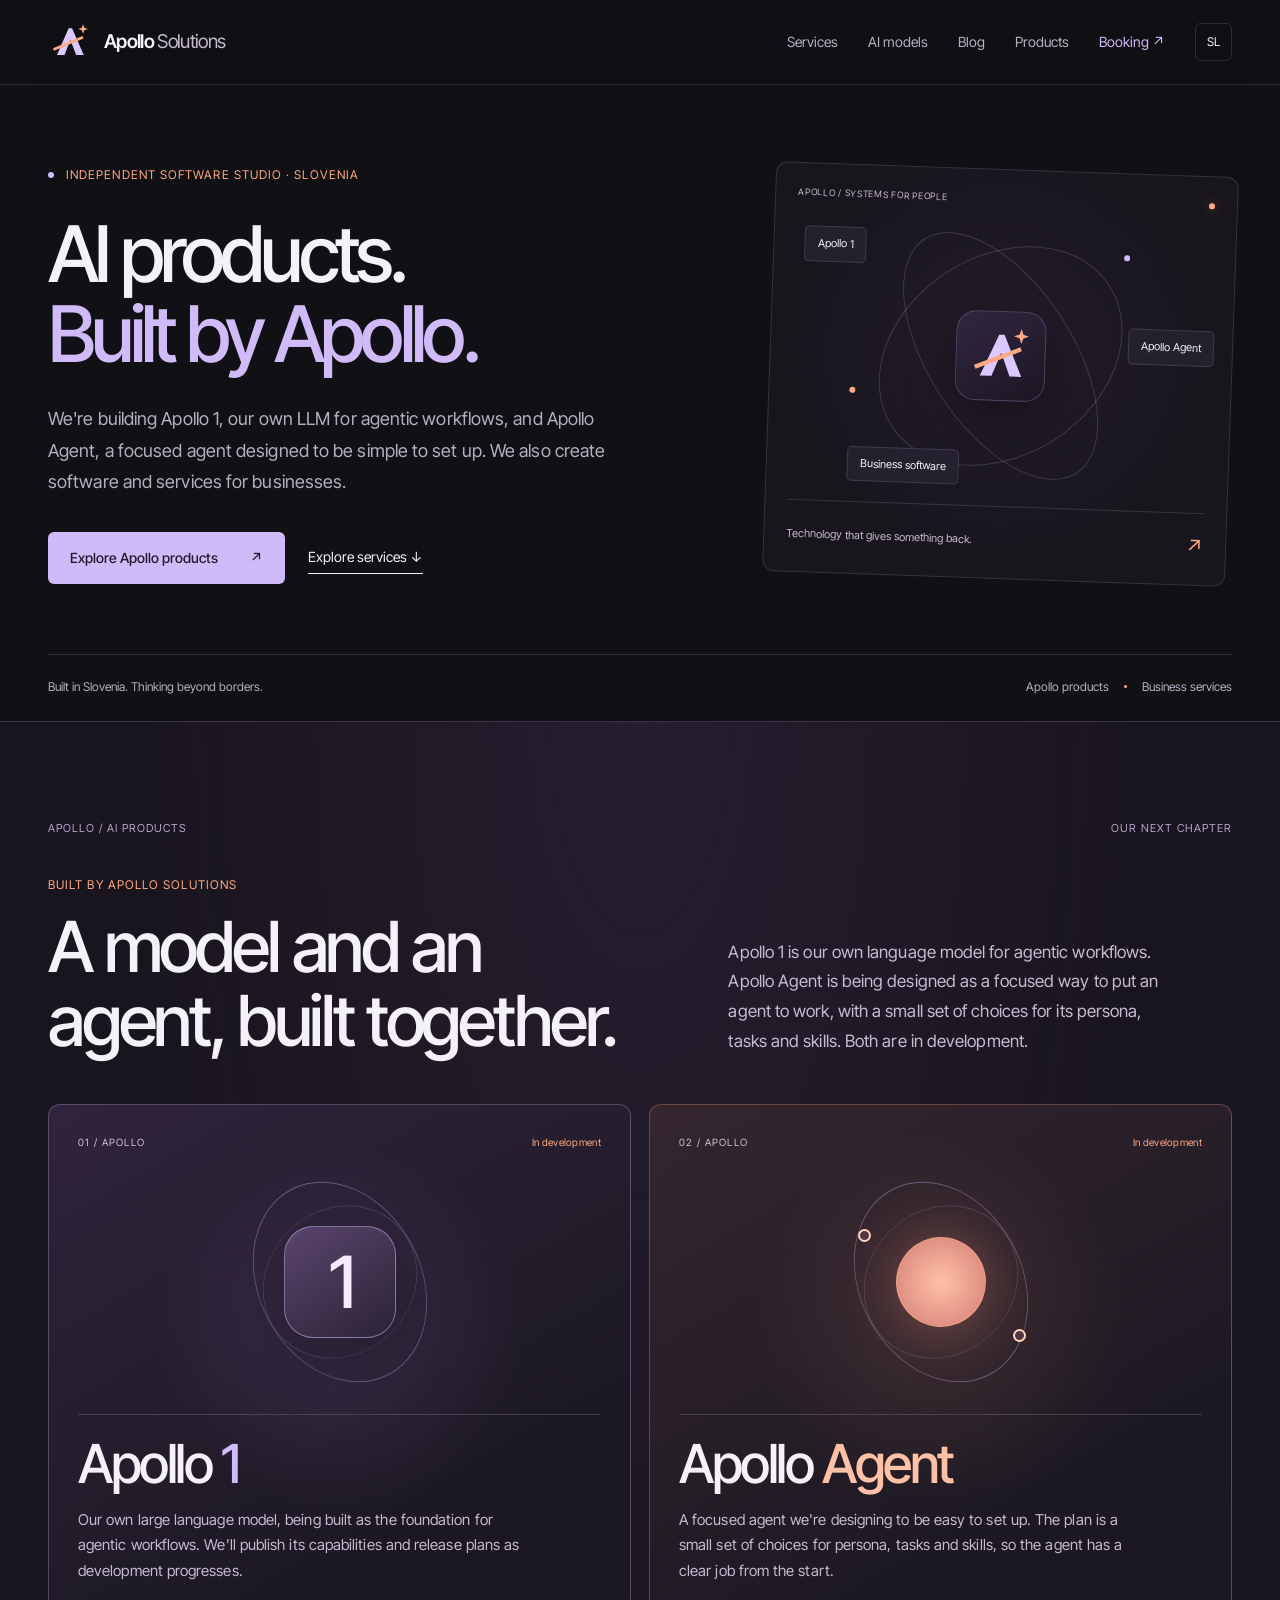
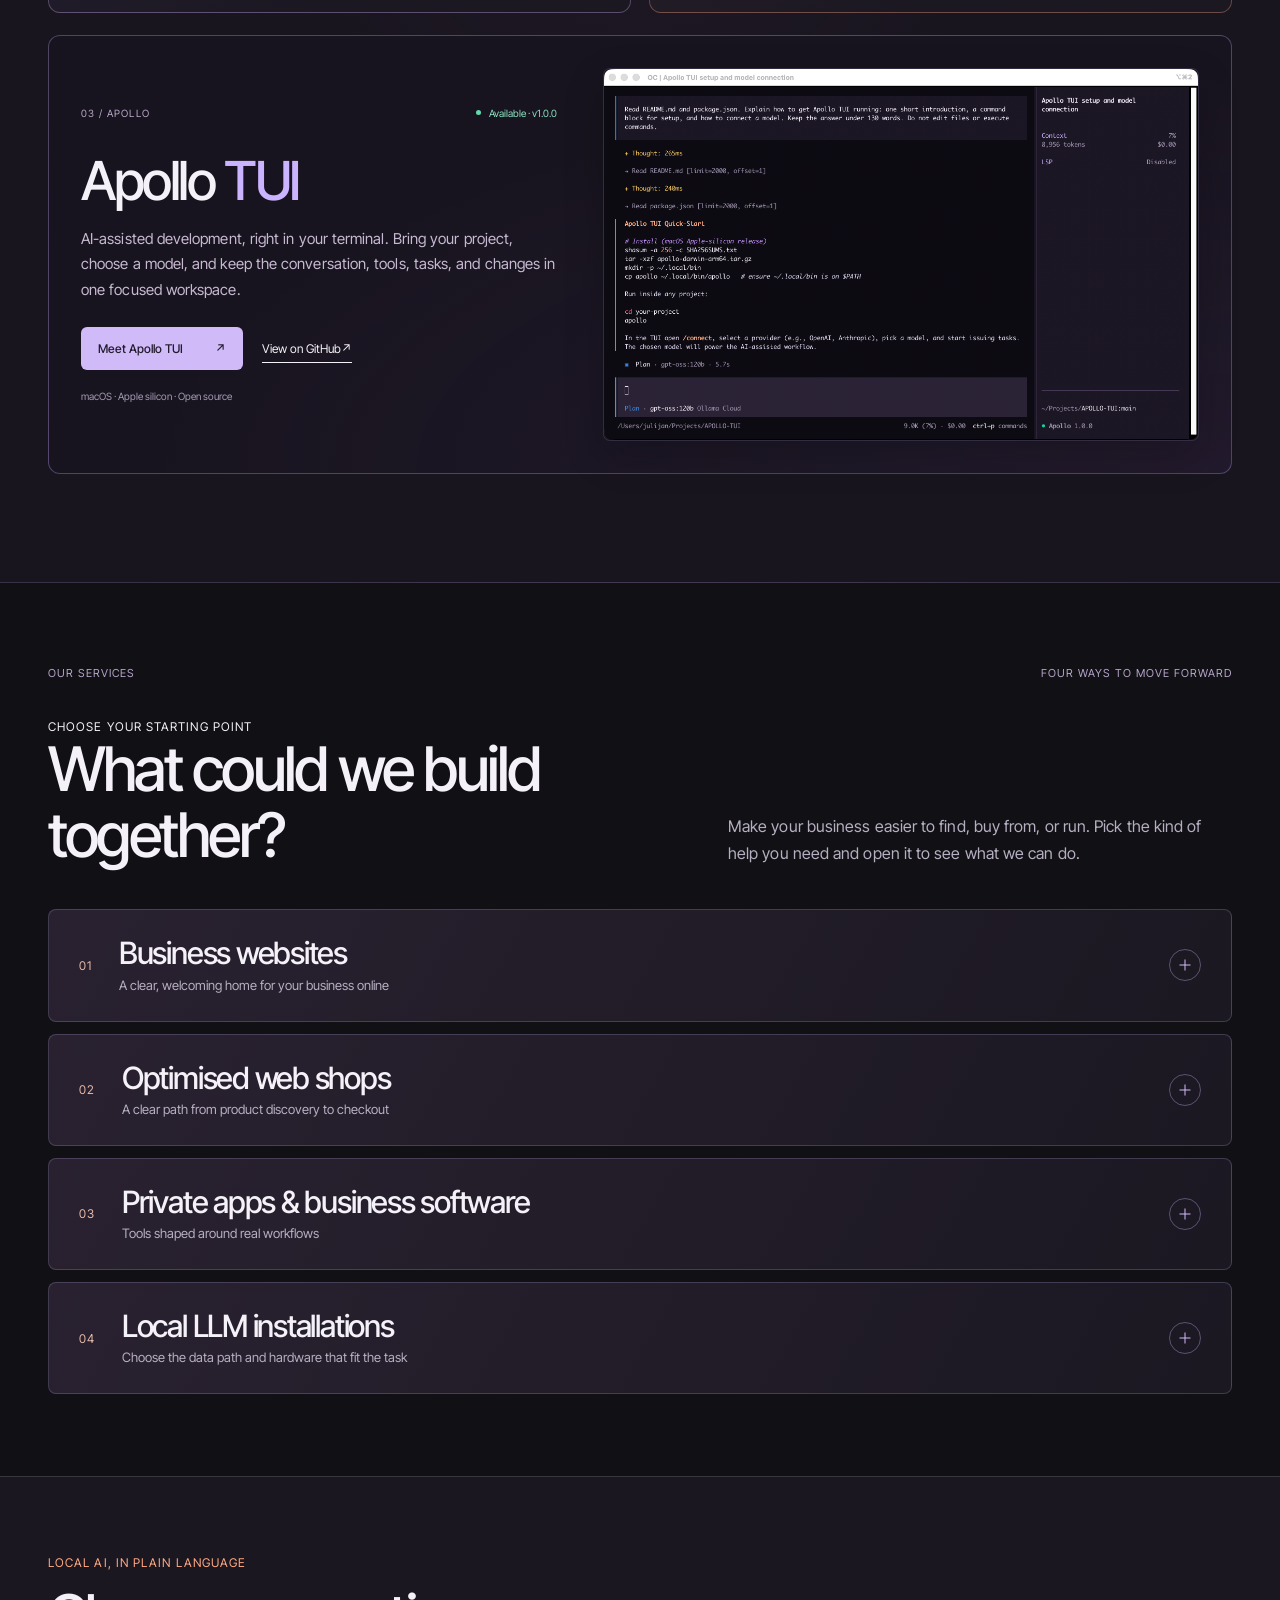
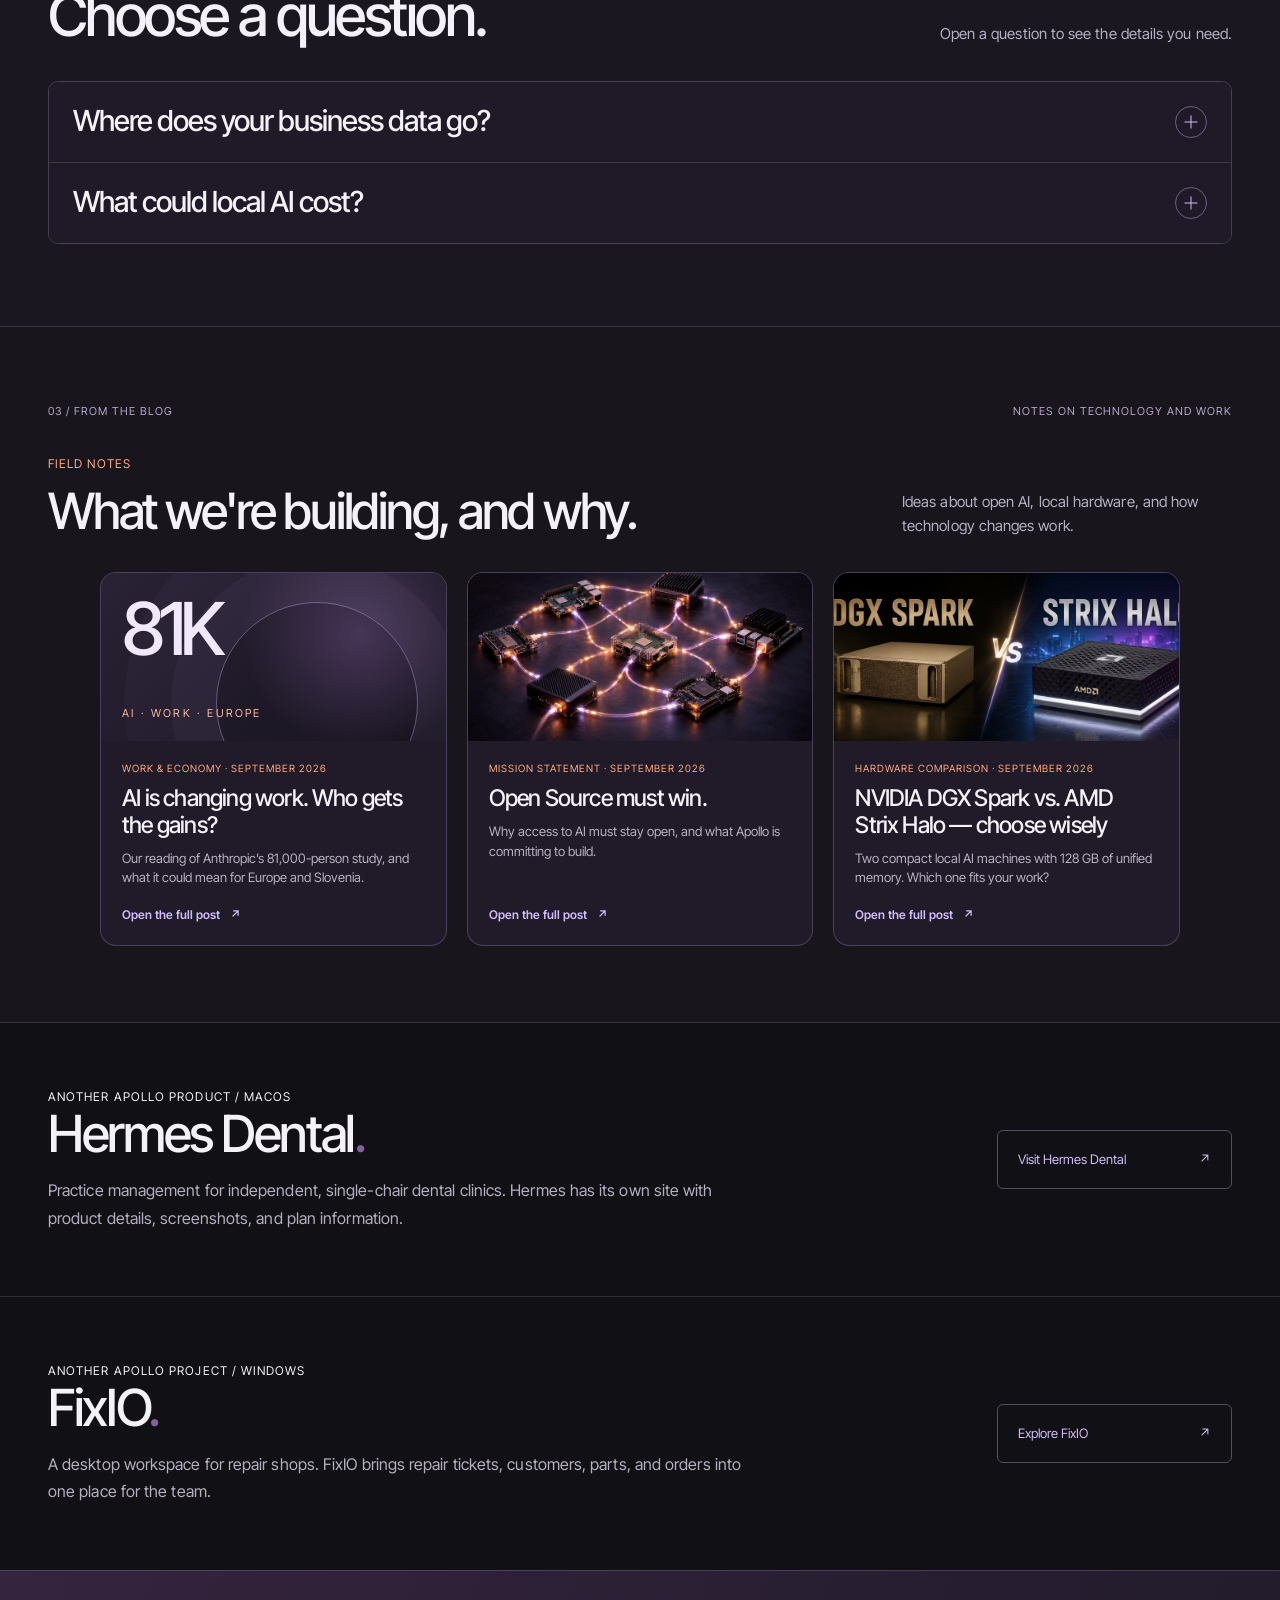
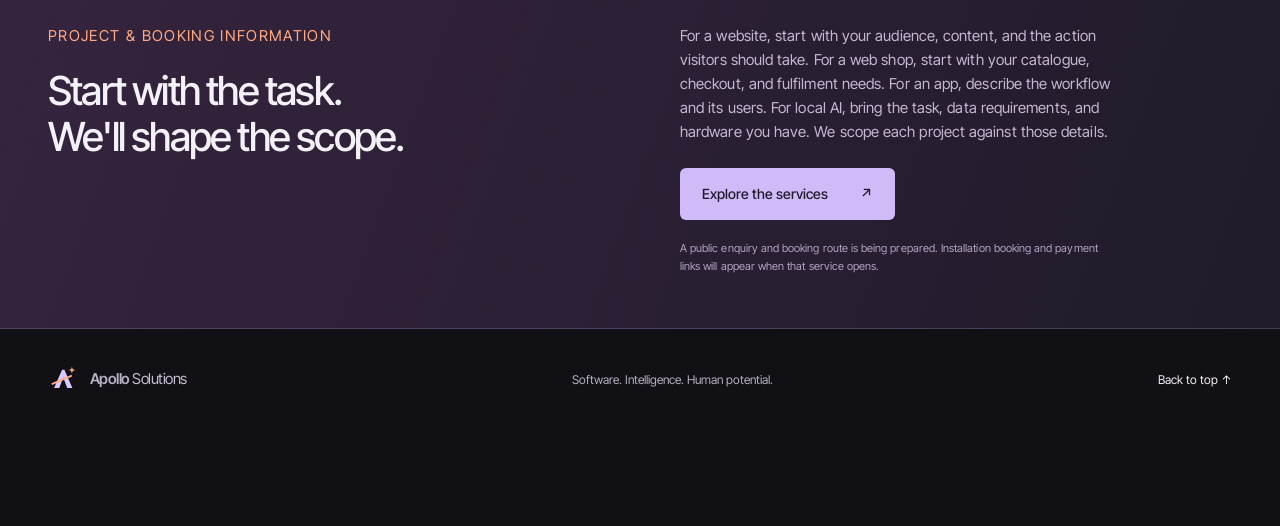
<file: index.html>
<!doctype html>
<html lang="en">
  <head>
    <meta charset="utf-8" />
    <meta name="viewport" content="width=device-width, initial-scale=1" />
    <meta http-equiv="refresh" content="0; url=/apollo-solutions/" />
    <link rel="canonical" href="https://sobraniex.github.io/apollo-solutions/" />
    <title>Apollo Solutions</title>
  </head>
  <body><a href="/apollo-solutions/">Visit Apollo Solutions</a></body>
</html>
</file>
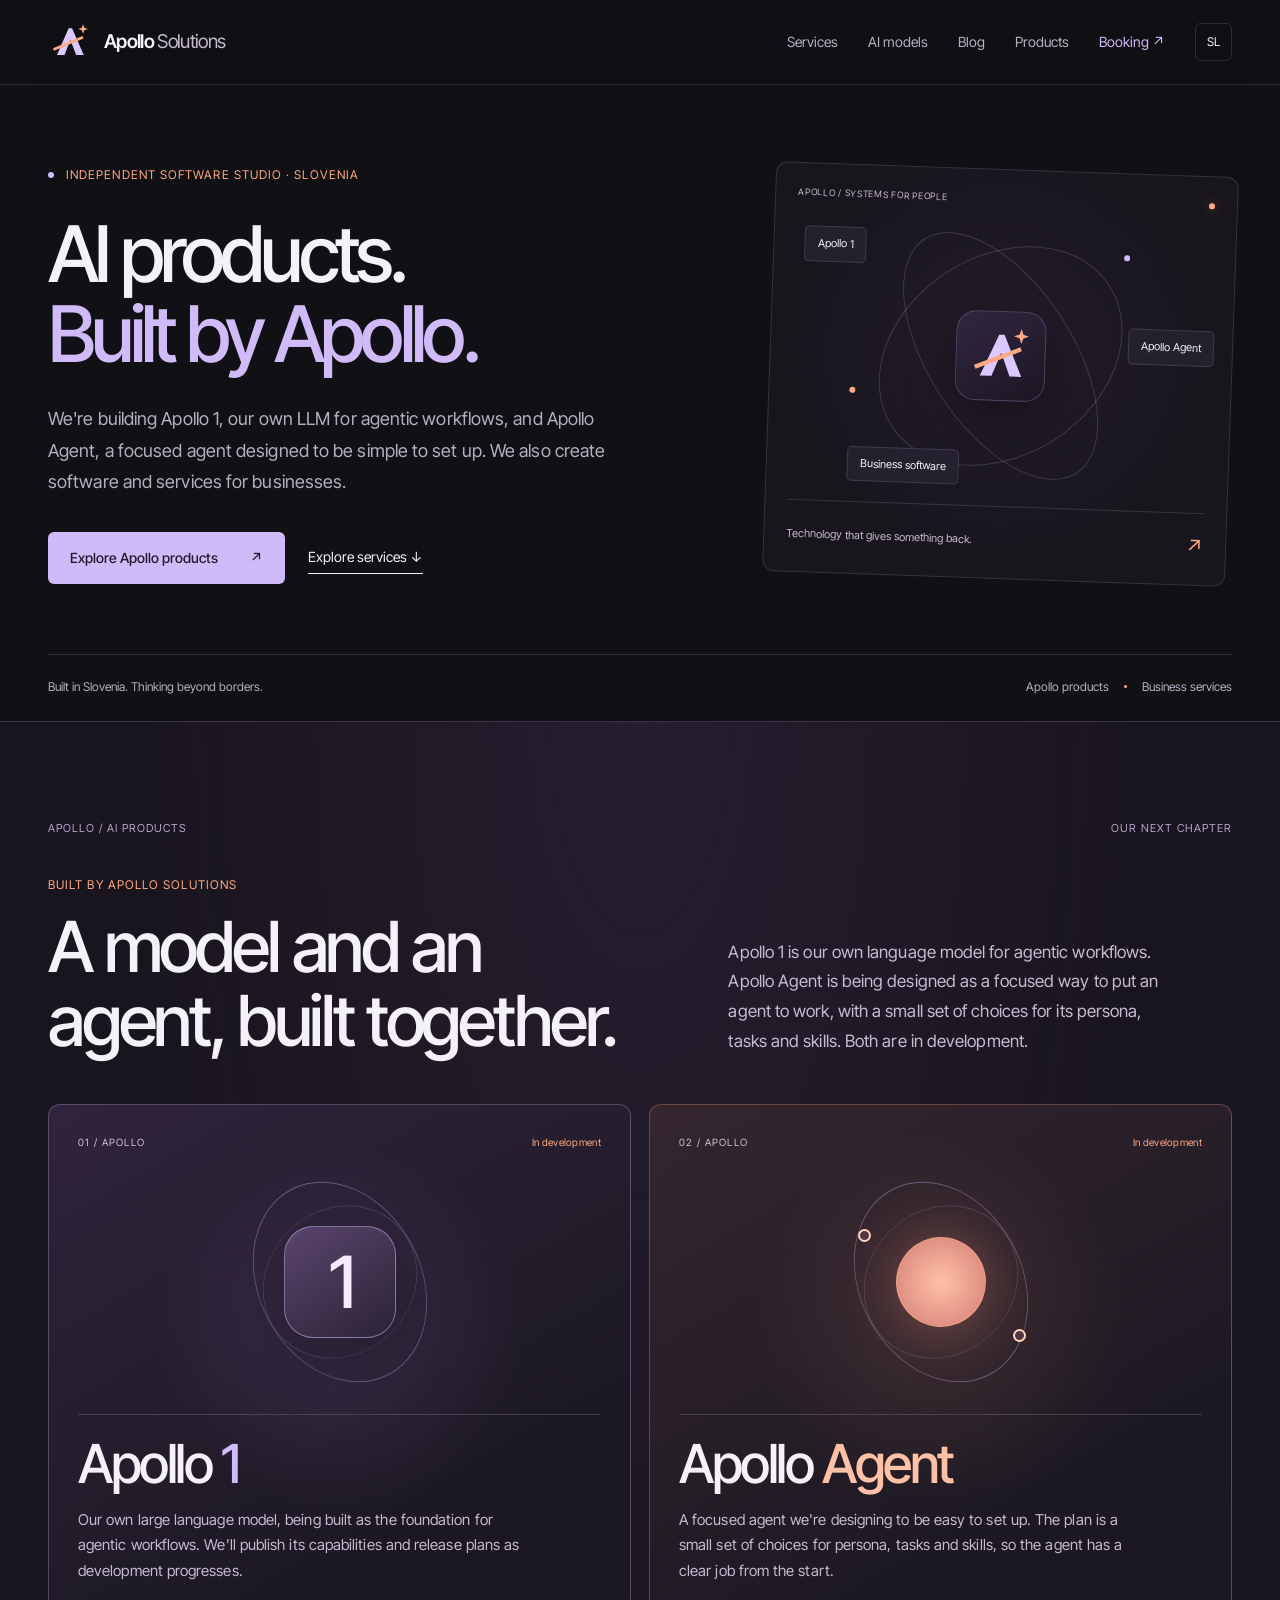
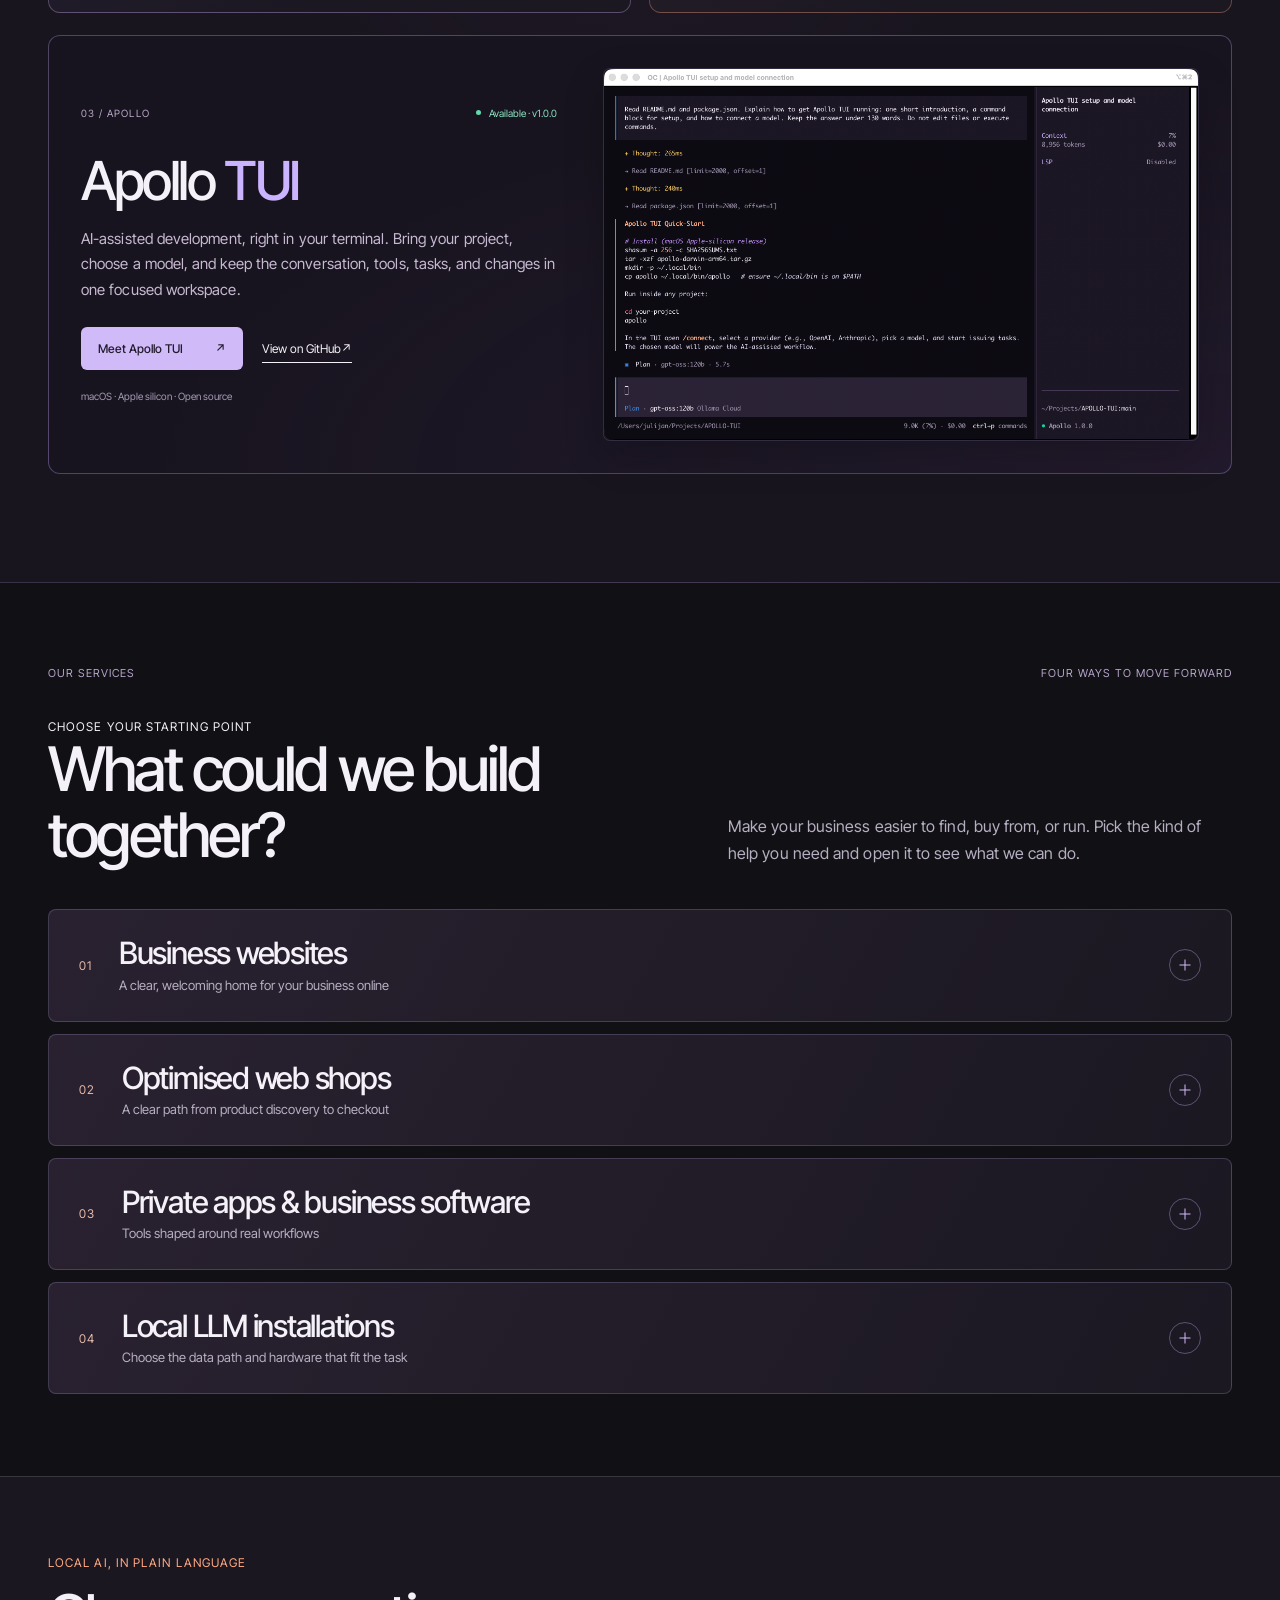
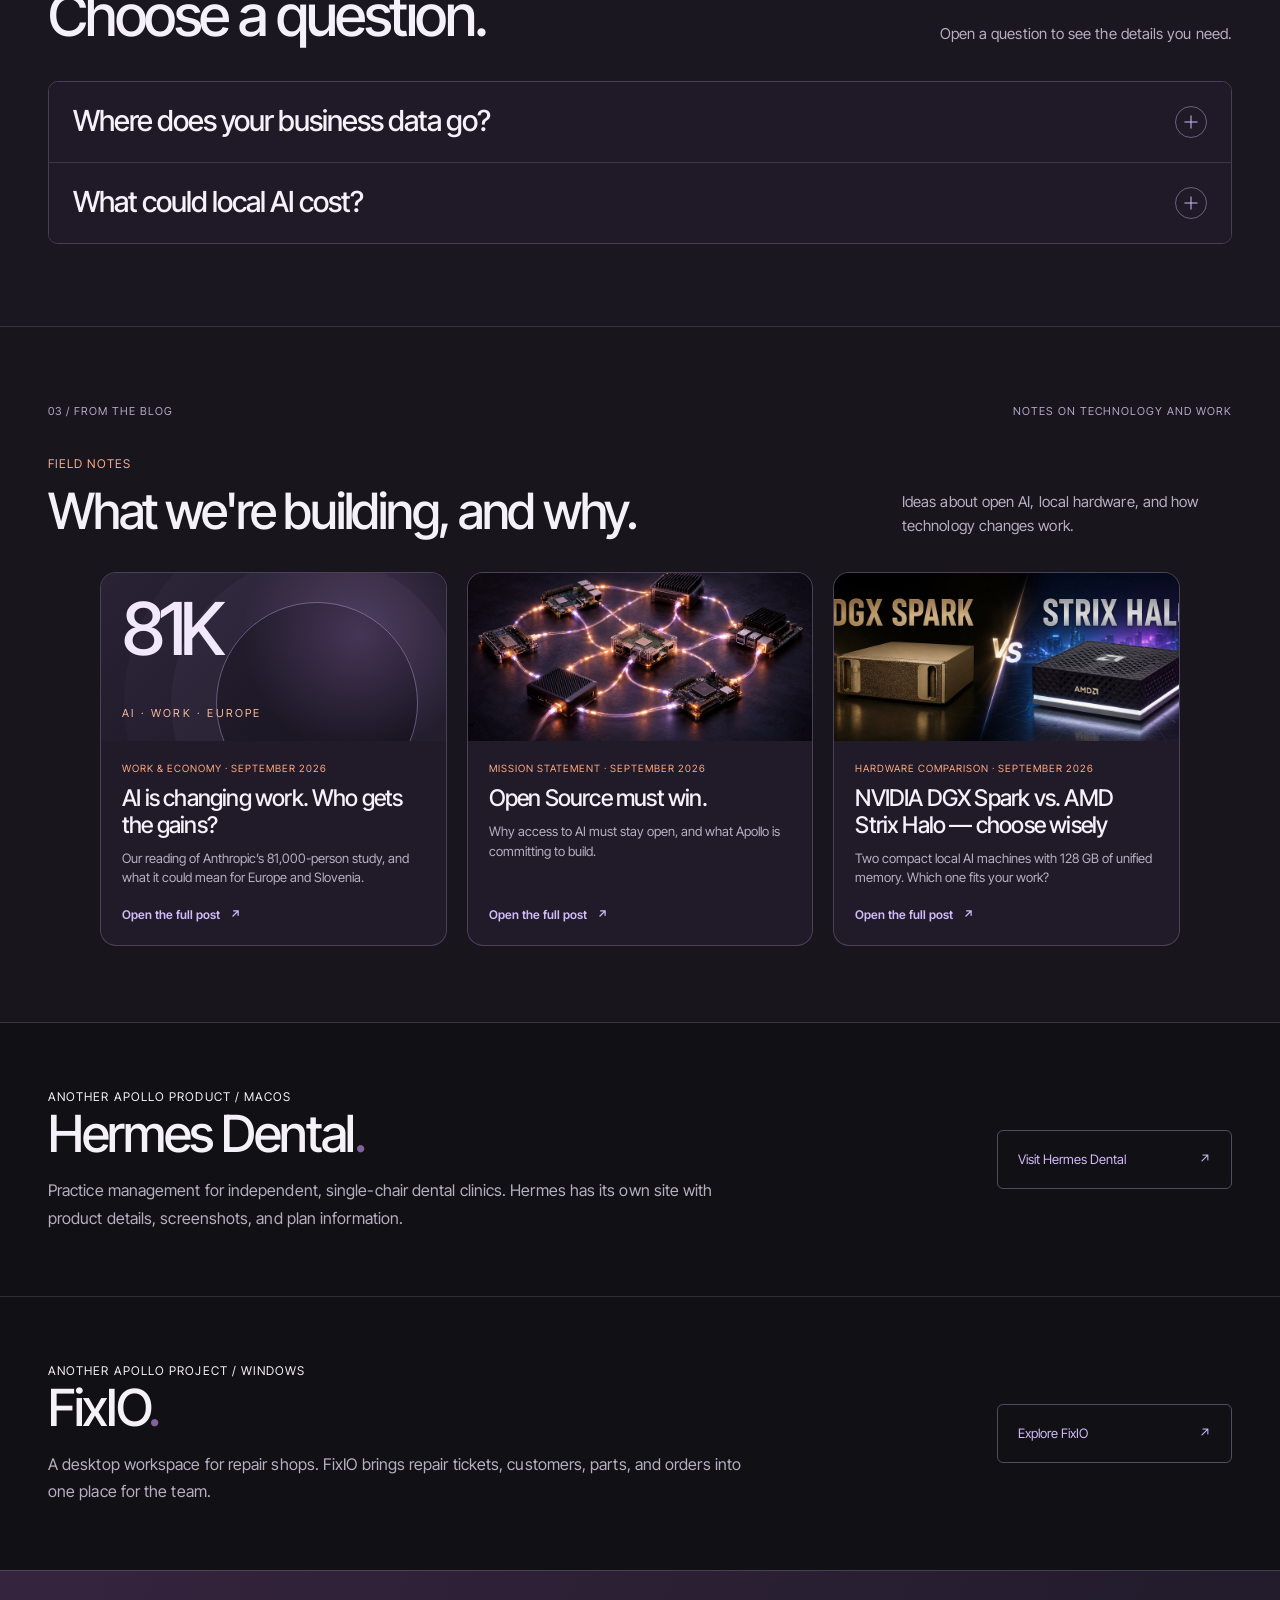
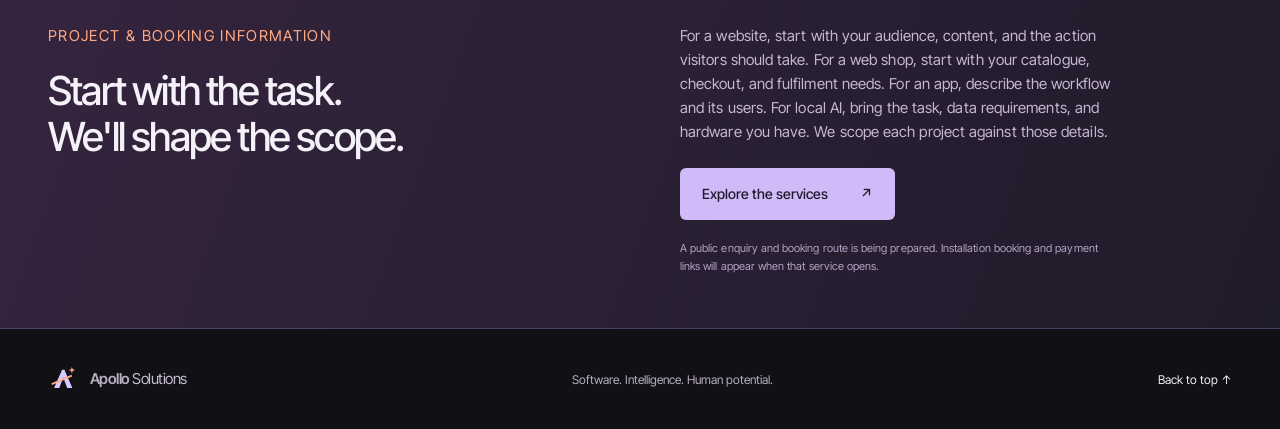
<file: apollo-solutions/index.html>
<!DOCTYPE html>
<html lang="en">
<head>
  <meta charset="utf-8" />
  <meta name="viewport" content="width=device-width, initial-scale=1" />
  <title>Apollo AI products and software services | Apollo Solutions</title>
  <meta name="description" content="Apollo Solutions is developing Apollo 1, its own LLM for agentic workflows, and Apollo Agent, a focused agent designed for simple setup." />
  <meta property="og:type" content="website" />
  <meta property="og:title" content="Apollo AI products and software services | Apollo Solutions" />
  <meta property="og:description" content="Apollo 1 is our own LLM for agentic workflows. Apollo Agent is a focused agent designed around personas, tasks and skills." />
  <meta property="og:image" content="https://sobraniex.github.io/apollo-solutions/images/apollo-social.png" />
  <meta property="og:url" content="https://sobraniex.github.io/apollo-solutions/" />
  <meta name="theme-color" content="#101014" />
  <link rel="canonical" href="https://sobraniex.github.io/apollo-solutions/" />
  <link rel="alternate" hreflang="en" href="https://sobraniex.github.io/apollo-solutions/" />
  <link rel="alternate" hreflang="sl" href="https://sobraniex.github.io/apollo-solutions/sl/" />
  <link rel="icon" href="favicon.svg" type="image/svg+xml" />
  <link rel="preconnect" href="https://fonts.googleapis.com" />
  <link rel="preconnect" href="https://fonts.gstatic.com" crossorigin />
  <link href="https://fonts.googleapis.com/css2?family=Inter+Tight:wght@400;500;600;700&display=swap" rel="stylesheet" />
  <link rel="stylesheet" href="home.css" />
  <link rel="stylesheet" href="studio.css" />
  <link rel="stylesheet" href="apollo-tui/home-feature.css" />
  <script src="home.js?v=2" defer></script>
  <link rel="stylesheet" href="privacy.css" />
  <link rel="stylesheet" href="blog.css?v=2" />
  <script src="economy.js" defer></script>
</head>
<body>
  <a href="#main" class="skip-link" data-en="Skip to content" data-sl="Preskoči na vsebino">Skip to content</a>
  <header class="site-header"><div class="wrap header-inner">
    <a class="brand" href="#top" aria-label="Apollo Solutions"><svg class="apollo-mark" viewBox="0 0 64 64" aria-hidden="true"><path d="M13 51 30 12h5l17 39H41L32.5 29 24 51Z" fill="currentColor"/><path d="m8 43 43-18" fill="none" stroke="#ffa982" stroke-width="4"/><path d="m51 6 1.8 5.2L58 13l-5.2 1.8L51 20l-1.8-5.2L44 13l5.2-1.8Z" fill="#ffa982"/></svg><span>Apollo <span class="brand-light">Solutions</span></span></a>
    <nav id="main-nav" aria-label="Main navigation">
      <a href="#solutions"><span data-en="Services" data-sl="Storitve">Services</span></a>
      <a href="services/local-llm-installations.html#models" data-service-link><span data-en="AI models" data-sl="Modeli AI">AI models</span></a>
      <a href="#blog"><span data-en="Blog" data-sl="Blog">Blog</span></a>
      <a href="#apollo-products"><span data-en="Products" data-sl="Izdelki">Products</span></a>
      <a class="nav-contact" href="#kontakt"><span data-en="Booking ↗" data-sl="Rezervacije ↗">Booking ↗</span></a>
    </nav>
    <div class="header-actions"><a id="langBtn" class="language" href="sl/" aria-label="Switch to Slovenian">SL</a><button id="menuBtn" class="menu-button" type="button" aria-expanded="false" aria-controls="main-nav" data-en="Menu" data-sl="Meni">Menu</button></div>
  </div></header>
  <main id="main">
    <section class="hero wrap" id="top" aria-labelledby="hero-title">
      <div class="hero-layout">
        <div class="hero-message">
          <p class="eyebrow"><span class="status-dot"></span><span data-en="Independent software studio · Slovenia" data-sl="Neodvisni programski studio · Slovenija">Independent software studio · Slovenia</span></p>
          <h1 id="hero-title"><span data-en="AI products." data-sl="Izdelki AI.">AI products.</span><br/><em data-en="Built by Apollo." data-sl="Razvija jih Apollo.">Built by Apollo.</em></h1>
          <p class="hero-copy" data-en="We're building Apollo 1, our own LLM for agentic workflows, and Apollo Agent, a focused agent designed to be simple to set up. We also create software and services for businesses." data-sl="Razvijamo Apollo 1, lasten jezikovni model za agentske delovne procese, in Apollo Agent, osredotočenega agenta z enostavno nastavitvijo. Za podjetja ustvarjamo tudi programe in storitve.">We're building Apollo 1, our own LLM for agentic workflows, and Apollo Agent, a focused agent designed to be simple to set up. We also create software and services for businesses.</p>
          <div class="actions"><a class="button primary" href="#apollo-products"><span data-en="Explore Apollo products" data-sl="Raziščite Apollove izdelke">Explore Apollo products</span><span aria-hidden="true">↗</span></a><a class="text-link" href="#solutions"><span data-en="Explore services ↓" data-sl="Raziščite storitve ↓">Explore services ↓</span></a></div>
        </div>
        <div class="hero-system" aria-hidden="true">
          <div class="system-top"><span>APOLLO / SYSTEMS FOR PEOPLE</span><span class="system-dot"></span></div>
          <div class="system-map">
            <span class="map-orbit orbit-one"></span><span class="map-orbit orbit-two"></span>
            <div class="map-core"><svg class="apollo-mark" viewBox="0 0 64 64" aria-hidden="true"><path d="M13 51 30 12h5l17 39H41L32.5 29 24 51Z" fill="currentColor"/><path d="m8 43 43-18" fill="none" stroke="#ffa982" stroke-width="4"/><path d="m51 6 1.8 5.2L58 13l-5.2 1.8L51 20l-1.8-5.2L44 13l5.2-1.8Z" fill="#ffa982"/></svg></div>
            <span class="map-node node-human"><span data-en="Apollo 1" data-sl="Apollo 1">Apollo 1</span></span>
            <span class="map-node node-context"><span data-en="Apollo Agent" data-sl="Apollo Agent">Apollo Agent</span></span>
            <span class="map-node node-agent"><span data-en="Business software" data-sl="Poslovni programi">Business software</span></span>
            <span class="map-point point-one"></span><span class="map-point point-two"></span>
          </div>
          <div class="system-bottom"><span data-en="Technology that gives something back." data-sl="Tehnologija, ki nekaj vrne.">Technology that gives something back.</span><span>↗</span></div>
        </div>
      </div>
      <div class="hero-bottom"><span><span data-en="Built in Slovenia. Thinking beyond borders." data-sl="Nastaja v Sloveniji. Razmišljamo širše.">Built in Slovenia. Thinking beyond borders.</span></span><div class="hero-topics"><span data-en="Apollo products" data-sl="Apollovi izdelki">Apollo products</span><i></i><span data-en="Business services" data-sl="Poslovne storitve">Business services</span></div></div>
    </section>

    <section class="apollo-products" id="apollo-products" aria-labelledby="apollo-products-title"><div class="wrap">
      <div class="section-label"><span data-en="Apollo / AI products" data-sl="Apollo / izdelki AI">Apollo / AI products</span><span data-en="Our next chapter" data-sl="Naše naslednje poglavje">Our next chapter</span></div>
      <div class="apollo-products-heading"><div><p class="eyebrow" data-en="Built by Apollo Solutions" data-sl="Razvija Apollo Solutions">Built by Apollo Solutions</p><h2 id="apollo-products-title" data-en="A model and an agent, built together." data-sl="Model in agent, ki nastajata skupaj.">A model and an agent, built together.</h2></div><p data-en="Apollo 1 is our own language model for agentic workflows. Apollo Agent is being designed as a focused way to put an agent to work, with a small set of choices for its persona, tasks and skills. Both are in development." data-sl="Apollo 1 je naš lasten jezikovni model za agentske delovne procese. Apollo Agent nastaja kot osredotočen način uporabe agenta z nekaj jasnimi izbirami njegove osebnosti, nalog in veščin. Oba sta v razvoju.">Apollo 1 is our own language model for agentic workflows. Apollo Agent is being designed as a focused way to put an agent to work, with a small set of choices for its persona, tasks and skills. Both are in development.</p></div>
      <div class="apollo-products-grid">
        <article class="apollo-ai-card apollo-one" aria-labelledby="apollo-one-title"><div class="apollo-ai-card-top"><span>01 / APOLLO</span><span data-en="In development" data-sl="V razvoju">In development</span></div><div class="apollo-ai-mark" aria-hidden="true"><span>1</span></div><div class="apollo-ai-card-copy"><h3 id="apollo-one-title">Apollo <em>1</em></h3><p data-en="Our own large language model, being built as the foundation for agentic workflows. We'll publish its capabilities and release plans as development progresses." data-sl="Naš lasten veliki jezikovni model nastaja kot osnova za agentske delovne procese. Njegove zmožnosti in načrte za izdajo bomo objavili med razvojem.">Our own large language model, being built as the foundation for agentic workflows. We'll publish its capabilities and release plans as development progresses.</p></div></article>
        <article class="apollo-ai-card apollo-agent" aria-labelledby="apollo-agent-title"><div class="apollo-ai-card-top"><span>02 / APOLLO</span><span data-en="In development" data-sl="V razvoju">In development</span></div><div class="apollo-ai-mark agent-mark" aria-hidden="true"><span></span><span></span><span></span></div><div class="apollo-ai-card-copy"><h3 id="apollo-agent-title">Apollo <em>Agent</em></h3><p data-en="A focused agent we're designing to be easy to set up. The plan is a small set of choices for persona, tasks and skills, so the agent has a clear job from the start." data-sl="Osredotočen agent, ki ga želimo preprosto nastaviti. Načrtujemo nekaj jasnih izbir za osebnost, naloge in veščine, da ima agent od začetka določeno nalogo.">A focused agent we're designing to be easy to set up. The plan is a small set of choices for persona, tasks and skills, so the agent has a clear job from the start.</p></div></article>
      </div>
          <article class="apollo-tui-feature" aria-labelledby="apollo-tui-title">
        <div class="tui-feature-copy"><div class="tui-feature-top"><span>03 / APOLLO</span><span><i aria-hidden="true"></i><span data-en="Available · v1.0.0" data-sl="Na voljo · v1.0.0">Available · v1.0.0</span></span></div><h3 id="apollo-tui-title">Apollo <em>TUI</em></h3><p data-en="AI-assisted development, right in your terminal. Bring your project, choose a model, and keep the conversation, tools, tasks, and changes in one focused workspace." data-sl="Razvoj s pomočjo AI, neposredno v terminalu. Odprite projekt, izberite model ter ohranite pogovor, orodja, naloge in spremembe v enem osredotočenem delovnem prostoru.">AI-assisted development, right in your terminal. Bring your project, choose a model, and keep the conversation, tools, tasks, and changes in one focused workspace.</p><div class="tui-feature-actions"><a class="button primary" href="apollo-tui/" data-product-link><span data-en="Meet Apollo TUI" data-sl="Spoznajte Apollo TUI">Meet Apollo TUI</span><span aria-hidden="true">↗</span></a><a class="text-link" href="https://github.com/Sobraniex/APOLLO-TUI"><span data-en="View on GitHub" data-sl="Oglejte si na GitHubu">View on GitHub</span><span aria-hidden="true">↗</span></a></div><span class="tui-feature-platform" data-en="macOS · Apple silicon · Open source" data-sl="macOS · Apple silicon · Odprta koda">macOS · Apple silicon · Open source</span></div>
        <a class="tui-feature-screen" href="apollo-tui/" data-product-link aria-label="Explore Apollo TUI"><img src="apollo-tui/images/apollo-dark.png" width="2294" height="1434" alt="Apollo TUI 1.0.0 captured from a real session in iTerm" loading="lazy" /></a>
      </article>
    </div></section>

    <section class="solutions-overview wrap section" id="solutions" aria-labelledby="solutions-title">
      <div class="section-label"><span data-en="Our services" data-sl="Naše storitve">Our services</span><span data-en="Four ways to move forward" data-sl="Štiri poti naprej">Four ways to move forward</span></div>
      <div class="solutions-overview-heading"><div><p class="eyebrow" data-en="Choose your starting point" data-sl="Izberite izhodišče">Choose your starting point</p><h2 id="solutions-title" data-en="What could we build together?" data-sl="Kaj lahko ustvarimo skupaj?">What could we build together?</h2></div><p data-en="Make your business easier to find, buy from, or run. Pick the kind of help you need and open it to see what we can do." data-sl="Pomagamo vam, da vas stranke lažje najdejo, kupujejo pri vas ali da vaše delo teče bolj gladko. Izberite področje in si oglejte, kaj lahko naredimo.">Make your business easier to find, buy from, or run. Pick the kind of help you need and open it to see what we can do.</p></div>
      <div class="solutions-disclosures">
        <details class="solution-disclosure" id="websites"><summary><span class="solution-disclosure-number">01</span><span class="solution-disclosure-label"><strong data-en="Business websites" data-sl="Poslovne spletne strani">Business websites</strong><small data-en="A clear, welcoming home for your business online" data-sl="Jasna in prijetna spletna predstavitev podjetja">A clear, welcoming home for your business online</small></span><span class="solution-disclosure-icon" aria-hidden="true"></span></summary><div class="solution-disclosure-body"><p data-en="We create websites for businesses that need to present their services, places, or products clearly and help visitors take the next step. That can include accommodation and other service businesses; each site is scoped around its audience and content." data-sl="Ustvarjamo spletne strani za podjetja, ki želijo jasno predstaviti svoje storitve, nastanitve ali izdelke in obiskovalcem olajšati naslednji korak. To vključuje tudi nastanitvene in druge storitvene dejavnosti; obseg vsake strani prilagodimo njenim obiskovalcem in vsebini.">We create websites for businesses that need to present their services, places, or products clearly and help visitors take the next step. That can include accommodation and other service businesses; each site is scoped around its audience and content.</p><ul><li data-en="Organise pages, images, and calls to action so people can find what matters." data-sl="Strani, fotografije in pozive k dejanju uredimo tako, da obiskovalci hitro najdejo bistveno.">Organise pages, images, and calls to action so people can find what matters.</li><li data-en="Plan for mobile use, search visibility, accessible content, and measurable loading speed." data-sl="Načrtujemo uporabo na telefonu, vidnost v iskalnikih, dostopno vsebino in merljivo hitrost nalaganja.">Plan for mobile use, search visibility, accessible content, and measurable loading speed.</li><li data-en="Agree on content updates, enquiries, and any booking path before build work starts." data-sl="Pred začetkom razvoja se dogovorimo o urejanju vsebine, povpraševanjih in morebitni poti do rezervacije.">Agree on content updates, enquiries, and any booking path before build work starts.</li></ul><div class="solution-disclosure-links"><a href="services/business-websites.html" data-service-link data-en="Explore business websites ↗" data-sl="Podrobnosti o poslovnih spletnih straneh ↗">Explore business websites ↗</a><a href="#kontakt" data-en="Plan a website ↗" data-sl="Načrtujte spletno stran ↗">Plan a website ↗</a></div></div></details>
        <details class="solution-disclosure" id="web-shops"><summary><span class="solution-disclosure-number">02</span><span class="solution-disclosure-label"><strong data-en="Optimised web shops" data-sl="Optimizirane spletne trgovine">Optimised web shops</strong><small data-en="A clear path from product discovery to checkout" data-sl="Jasna pot od izdelka do nakupa">A clear path from product discovery to checkout</small></span><span class="solution-disclosure-icon" aria-hidden="true"></span></summary><div class="solution-disclosure-body"><p data-en="For retailers who need customers to find products easily and buy with confidence. We can shape the catalogue, search, product pages, basket, and checkout around your range and fulfilment process." data-sl="Za trgovce, ki želijo, da stranke zlahka najdejo izdelke in samozavestno opravijo nakup. Katalog, iskanje, strani izdelkov, košarico in zaključek nakupa lahko prilagodimo vaši ponudbi in načinu izpolnjevanja naročil.">For retailers who need customers to find products easily and buy with confidence. We can shape the catalogue, search, product pages, basket, and checkout around your range and fulfilment process.</p><ul><li data-en="Plan for fast loading and a usable mobile checkout; measure the result against your actual catalogue and devices." data-sl="Načrtujemo hitro nalaganje in uporaben nakup na telefonu; rezultat izmerimo z vašim katalogom in napravami.">Plan for fast loading and a usable mobile checkout; measure the result against your actual catalogue and devices.</li><li data-en="Set up clear product information, search visibility, analytics, and the integrations your shop needs." data-sl="Uredimo jasne informacije o izdelkih, vidnost v iskalnikih, analitiko in povezave, ki jih trgovina potrebuje.">Set up clear product information, search visibility, analytics, and the integrations your shop needs.</li><li data-en="Agree on payments, delivery, stock, and maintenance before choosing the platform and scope." data-sl="Pred izbiro platforme in obsega se dogovorimo o plačilih, dostavi, zalogi in vzdrževanju.">Agree on payments, delivery, stock, and maintenance before choosing the platform and scope.</li></ul><div class="solution-disclosure-links"><a href="services/web-shops.html" data-service-link data-en="Explore web shops ↗" data-sl="Podrobnosti o spletnih trgovinah ↗">Explore web shops ↗</a><a href="#kontakt" data-en="Plan a web shop ↗" data-sl="Načrtujte spletno trgovino ↗">Plan a web shop ↗</a></div></div></details>
        <details class="solution-disclosure" id="apps"><summary><span class="solution-disclosure-number">03</span><span class="solution-disclosure-label"><strong data-en="Private apps & business software" data-sl="Zasebne aplikacije in poslovna programska oprema">Private apps & business software</strong><small data-en="Tools shaped around real workflows" data-sl="Orodja za dejanske delovne procese">Tools shaped around real workflows</small></span><span class="solution-disclosure-icon" aria-hidden="true"></span></summary><div class="solution-disclosure-body"><p data-en="We design focused software for repetitive or fragmented work: customer-facing tools, internal workflows, and connections between the systems your team already uses." data-sl="Oblikujemo osredotočeno programsko opremo za ponavljajoče se ali razdrobljeno delo: orodja za stranke, notranje delovne procese in povezave med sistemi, ki jih ekipa že uporablja.">We design focused software for repetitive or fragmented work: customer-facing tools, internal workflows, and connections between the systems your team already uses.</p><ul><li data-en="Map the job and the people involved before defining features." data-sl="Pred določitvijo funkcij opišemo delo in ljudi, ki pri njem sodelujejo.">Map the job and the people involved before defining features.</li><li data-en="Build a usable first scope, then test it with the people who will rely on it." data-sl="Zgradimo uporaben začetni obseg in ga preizkusimo z ljudmi, ki ga bodo uporabljali.">Build a usable first scope, then test it with the people who will rely on it.</li><li data-en="Plan data access, reliability, and handover as part of the product." data-sl="Dostop do podatkov, zanesljivost in predajo načrtujemo kot del izdelka.">Plan data access, reliability, and handover as part of the product.</li></ul><div class="solution-disclosure-links"><a href="services/private-apps.html" data-service-link data-en="Explore private apps ↗" data-sl="Podrobnosti o zasebnih aplikacijah ↗">Explore private apps ↗</a><a href="#delo" data-en="See Hermes Dental and FixIO ↗" data-sl="Oglejte si Hermes Dental in FixIO ↗">See Hermes Dental and FixIO ↗</a><a href="#kontakt" data-en="Plan an app ↗" data-sl="Načrtujte aplikacijo ↗">Plan an app ↗</a></div></div></details>
        <details class="solution-disclosure" id="local-ai"><summary><span class="solution-disclosure-number">04</span><span class="solution-disclosure-label"><strong data-en="Local LLM installations" data-sl="Namestitve lokalnih jezikovnih modelov">Local LLM installations</strong><small data-en="Choose the data path and hardware that fit the task" data-sl="Izberite pot podatkov in opremo za svojo nalogo">Choose the data path and hardware that fit the task</small></span><span class="solution-disclosure-icon" aria-hidden="true"></span></summary><div class="solution-disclosure-body"><p data-en="Explore local language models for workflows where control over data flow, predictable usage, or a tailored setup matters. Apollo is preparing DGX Spark installation services; we check the task and hardware before recommending a model." data-sl="Raziščite lokalne jezikovne modele za delovne procese, pri katerih so pomembni nadzor nad tokom podatkov, predvidljiva uporaba ali prilagojena postavitev. Apollo pripravlja namestitve za DGX Spark; pred priporočilom modela preverimo nalogo in opremo.">Explore local language models for workflows where control over data flow, predictable usage, or a tailored setup matters. Apollo is preparing DGX Spark installation services; we check the task and hardware before recommending a model.</p><ul><li data-en="Decide what data can reach a model and where it should run." data-sl="Določimo, kateri podatki lahko dosežejo model in kje naj deluje.">Decide what data can reach a model and where it should run.</li><li data-en="Compare model fit, hardware requirements, and the full running cost." data-sl="Primerjamo ustreznost modela, zahteve glede opreme in celotne stroške delovanja.">Compare model fit, hardware requirements, and the full running cost.</li><li data-en="Install, test a real request, and document access and upkeep." data-sl="Model namestimo, preizkusimo resnično zahtevo ter dokumentiramo dostop in vzdrževanje.">Install, test a real request, and document access and upkeep.</li></ul><div class="solution-disclosure-links"><a href="services/local-llm-installations.html" data-service-link data-en="Explore local LLM installations ↗" data-sl="Podrobnosti o lokalnih modelih ↗">Explore local LLM installations ↗</a><a href="#why-ai" data-en="Why local AI ↗" data-sl="Zakaj lokalna AI ↗">Why local AI ↗</a><a href="services/local-llm-installations.html#models" data-service-link data-en="Explore models ↗" data-sl="Raziščite modele ↗">Explore models ↗</a><a href="services/local-llm-installations.html#services" data-service-link data-en="Installation options ↗" data-sl="Možnosti namestitve ↗">Installation options ↗</a><a href="#dostopnost" data-en="Compare costs ↗" data-sl="Primerjajte stroške ↗">Compare costs ↗</a></div></div></details>
      </div>
    </section>

    <section class="ai-guide" aria-labelledby="ai-guide-title">
      <div class="wrap ai-guide-intro"><div><p class="eyebrow" data-en="Local AI, in plain language" data-sl="Lokalna AI, razumljivo">Local AI, in plain language</p><h2 id="ai-guide-title" data-en="Choose a question." data-sl="Izberite vprašanje.">Choose a question.</h2></div><p data-en="Open a question to see the details you need." data-sl="Odprite vprašanje za podrobnosti, ki jih potrebujete.">Open a question to see the details you need.</p></div>
      <div class="ai-guide-list">
    <details class="reading-panel" data-reading-panel>
      <summary class="reading-panel-summary"><span class="reading-panel-inner"><strong data-en="Where does your business data go?" data-sl="Kam gredo vaši podatki pri uporabi AI?">Where does your business data go?</strong><span class="reading-panel-symbol" aria-hidden="true"></span></span></summary>
    <section class="privacy-section" id="why-ai" aria-labelledby="privacy-title"><div class="wrap">
      <div class="section-label"><span data-en="01 / Data and AI" data-sl="01 / Podatki in AI">01 / Data and AI</span><span data-en="A clear path from task to data decision" data-sl="Jasna pot od naloge do odločitve o podatkih">A clear path from task to data decision</span></div>
      <div class="privacy-heading"><div><p class="eyebrow" data-en="A familiar workday" data-sl="Znan delovni dan">A familiar workday</p><h2 id="privacy-title" data-en="Where does customer data go when staff use AI?" data-sl="Kam gredo podatki strank, ko zaposleni uporabljajo AI?">Where does customer data go when staff use AI?</h2></div><p data-en="Say a customer emails your shop to ask when an order will arrive. An employee could ask AI to draft a reply using your delivery policy. It may save a few minutes. Before sharing customer details, decide what the AI needs and where that information will go." data-sl="Predstavljajte si, da stranka vašo trgovino po e-pošti vpraša, kdaj bo prejela naročilo. Zaposleni lahko AI prosi, naj pripravi odgovor na podlagi pravil dostave. Tako prihrani nekaj minut. Preden deli podatke stranke, naj premisli, katere podatke AI potrebuje in kam bodo poslani.">Say a customer emails your shop to ask when an order will arrive. An employee could ask AI to draft a reply using your delivery policy. It may save a few minutes. Before sharing customer details, decide what the AI needs and where that information will go.</p></div>
      <div class="privacy-flow">
      <div class="privacy-flow-label"><span data-en="ONE TASK / TWO ROUTES" data-sl="ENA NALOGA / DVE POTI">ONE TASK / TWO ROUTES</span><p data-en="The same reply can be drafted in two ways." data-sl="Isti odgovor lahko pripravimo na dva načina.">The same reply can be drafted in two ways.</p></div>
      <article class="privacy-route hosted"><span class="privacy-route-num">01</span><div><h3 data-en="Hosted AI" data-sl="Gostovani AI">Hosted AI</h3><p data-en="Staff send the selected text over the internet → the provider processes it → a draft comes back. Copies or logs may remain under that product’s terms." data-sl="Zaposleni pošljejo izbrano besedilo prek interneta → ponudnik ga obdela → vrne se osnutek. Kopije ali dnevniki se lahko hranijo po pravilih izdelka.">Staff send the selected text over the internet → the provider processes it → a draft comes back. Copies or logs may remain under that product’s terms.</p></div></article>
      <article class="privacy-route local"><span class="privacy-route-num">02</span><div><h3 data-en="Carefully configured local AI" data-sl="Skrbno nastavljen lokalni AI">Carefully configured local AI</h3><p data-en="Staff send only the needed details to a model on company hardware → the draft returns inside the company. Check that connectors, logs, backups and updates do not send the content elsewhere." data-sl="Zaposleni pošljejo le potrebne podatke modelu na opremi podjetja → osnutek ostane v podjetju. Preverite, da povezave, dnevniki, varnostne kopije in posodobitve vsebine ne pošiljajo drugam.">Staff send only the needed details to a model on company hardware → the draft returns inside the company. Check that connectors, logs, backups and updates do not send the content elsewhere.</p></div></article>
      </div>
      <div class="privacy-chapter"><div><p class="eyebrow" data-en="What to check with any hosted service" data-sl="Kaj preveriti pri vsaki gostovani storitvi">What to check with any hosted service</p><h3 data-en="Three separate questions about the same message" data-sl="Tri ločena vprašanja o istem sporočilu">Three separate questions about the same message</h3></div><p data-en="The answers depend on the exact product, account, settings and agreement. A business or API account can differ from a personal chat account." data-sl="Odgovori so odvisni od izdelka, računa, nastavitev in pogodbe. Poslovni račun ali API se lahko razlikuje od osebnega računa za klepet.">The answers depend on the exact product, account, settings and agreement. A business or API account can differ from a personal chat account.</p></div>
      <div class="privacy-issues">
      <article><span>01</span><h4 data-en="Model training" data-sl="Učenje modela">Model training</h4><p data-en="Will the provider use the message to improve later versions of its AI? Turning training off addresses that use, but does not itself erase stored copies." data-sl="Ali bo ponudnik sporočilo uporabil za izboljšanje prihodnjih različic AI? Izklop učenja omeji to uporabo, sam po sebi pa ne izbriše shranjenih kopij.">Will the provider use the message to improve later versions of its AI? Turning training off addresses that use, but does not itself erase stored copies.</p></article>
      <article><span>02</span><h4 data-en="Data retention" data-sl="Hramba podatkov">Data retention</h4><p data-en="Will the prompt, reply or logs be kept, where, by whom and for how long? Retained data may later be used for permitted safety reviews or service support, or become relevant to a legal request or a security incident." data-sl="Ali se bodo poziv, odgovor ali dnevniki hranili, kje, pri kom in kako dolgo? Shranjeni podatki se lahko pozneje uporabijo za dovoljen varnostni pregled ali podporo, postanejo pomembni pri pravni zahtevi ali so izpostavljeni ob varnostnem incidentu.">Will the prompt, reply or logs be kept, where, by whom and for how long? Retained data may later be used for permitted safety reviews or service support, or become relevant to a legal request or a security incident.</p></article>
      <article><span>03</span><h4 data-en="Government access" data-sl="Dostop državnih organov">Government access</h4><p data-en="Can an authority require a provider under its jurisdiction to disclose data it still holds or controls? That takes a legal route with scope and limits. It is not automatic access to every chat." data-sl="Ali lahko organ od ponudnika, za katerega velja njegova pristojnost, zahteva podatke, ki jih ta še hrani ali nadzoruje? Za to je potrebna pravna podlaga z obsegom in omejitvami. To ni samodejen dostop do vseh pogovorov.">Can an authority require a provider under its jurisdiction to disclose data it still holds or controls? That takes a legal route with scope and limits. It is not automatic access to every chat.</p></article>
      </div>
      <div class="privacy-provider"><div class="privacy-provider-layout"><div class="privacy-provider-head"><p class="eyebrow" data-en="Published terms / examples" data-sl="Objavljeni pogoji / primeri">Published terms / examples</p><h3 data-en="Personal chat and work accounts can differ" data-sl="Osebni klepet in poslovni računi se lahko razlikujejo">Personal chat and work accounts can differ</h3><p data-en="Examples checked 25 September 2026. Choose a provider to compare its terms. Check the exact service and settings before staff use it." data-sl="Primeri preverjeni 25. septembra 2026. Izberite ponudnika in primerjajte pogoje. Pred uporabo preverite pogoje konkretne storitve in njene nastavitve.">Examples checked 25 September 2026. Review the terms for the exact service and settings before staff use it.</p></div><div class="privacy-carousel" data-provider-carousel role="region" aria-roledescription="carousel" aria-label="Provider terms examples"><div class="privacy-carousel-window"><div class="privacy-provider-grid" data-carousel-track>
      <article data-carousel-slide><h4>OpenAI / ChatGPT</h4><p data-en="Personal chats have a training control; Business, Enterprise and API data are not used for training by default. API content may be retained up to 30 days, with exceptions and eligible zero-retention options." data-sl="Osebni pogovori imajo nastavitev za učenje; podatki paketov Business, Enterprise in API se privzeto ne uporabljajo za učenje. Vsebina API se lahko hrani do 30 dni, z izjemami in možnostjo ničelne hrambe za upravičene uporabe.">Personal chats have a training control; Business, Enterprise and API data are not used for training by default. API content may be retained up to 30 days, with exceptions and eligible zero-retention options.</p><div class="privacy-provider-links"><a href="https://help.openai.com/en/articles/7730893-data-controls-in-chatgpt" target="_blank" rel="noopener noreferrer"><span data-en="Personal" data-sl="Osebno">Personal</span></a><a href="https://openai.com/enterprise-privacy/" target="_blank" rel="noopener noreferrer"><span data-en="Business &amp; API" data-sl="Poslovno in API">Business &amp; API</span></a></div></article>
      <article data-carousel-slide><h4>Anthropic / Claude</h4><p data-en="Consumer users can choose whether chats improve Claude. Commercial chats and API sessions are not used for training by default; standard API inputs and outputs are deleted within 30 days, subject to stated exceptions." data-sl="Osebni uporabniki lahko izberejo, ali pogovori izboljšujejo Claude. Poslovni pogovori in seje API se privzeto ne uporabljajo za učenje; običajni vhodi in izhodi API se izbrišejo v 30 dneh, z navedenimi izjemami.">Consumer users can choose whether chats improve Claude. Commercial chats and API sessions are not used for training by default; standard API inputs and outputs are deleted within 30 days, subject to stated exceptions.</p><div class="privacy-provider-links"><a href="https://privacy.claude.com/en/articles/10023580-is-my-data-used-for-model-training" target="_blank" rel="noopener noreferrer"><span data-en="Personal" data-sl="Osebno">Personal</span></a><a href="https://privacy.claude.com/en/articles/7996885-how-do-you-use-personal-data-in-model-training" target="_blank" rel="noopener noreferrer"><span data-en="Commercial training" data-sl="Poslovno učenje">Commercial training</span></a><a href="https://privacy.claude.com/en/articles/7996866-how-long-do-you-store-my-organization-s-data" target="_blank" rel="noopener noreferrer"><span data-en="Retention" data-sl="Hramba">Retention</span></a></div></article>
      <article data-carousel-slide><h4>SpaceXAI / Grok</h4><p data-en="Consumer Grok has training controls. Its API says inputs and outputs are not trained on without permission, but are kept for 30 days by default for auditing." data-sl="Grok za osebno uporabo ima nastavitve učenja. Za API ponudnik navaja, da brez dovoljenja ne uči na vhodih in izhodih, jih pa privzeto hrani 30 dni za preverjanje.">Consumer Grok has training controls. Its API says inputs and outputs are not trained on without permission, but are kept for 30 days by default for auditing.</p><div class="privacy-provider-links"><a href="https://x.ai/legal/faq" target="_blank" rel="noopener noreferrer"><span data-en="Personal" data-sl="Osebno">Personal</span></a><a href="https://docs.x.ai/developers/faq/security" target="_blank" rel="noopener noreferrer"><span data-en="API" data-sl="API">API</span></a></div></article>
      <article data-carousel-slide><h4>DeepSeek</h4><p data-en="Its app policy says inputs may improve or train its technology and offers an opt-out. Check the API terms separately; the app policy alone does not describe every downstream service." data-sl="Pravila aplikacije navajajo, da se lahko vnosi uporabijo za izboljšanje ali učenje tehnologije, in omogočajo izključitev. Pogoje API preverite posebej; pravila aplikacije ne opisujejo vseh nadaljnjih storitev.">Its app policy says inputs may improve or train its technology and offers an opt-out. Check the API terms separately; the app policy alone does not describe every downstream service.</p><div class="privacy-provider-links"><a href="https://cdn.deepseek.com/policies/en-US/deepseek-privacy-policy.html" target="_blank" rel="noopener noreferrer"><span data-en="App policy" data-sl="Pravila aplikacije">App policy</span></a></div></article>
      <article data-carousel-slide><h4>Moonshot AI / Kimi</h4><p data-en="Kimi’s privacy policy says conversation content may be used to optimize its models after de-identification; users can request an opt-out. Anthropic separately alleges some Kimi requests were sent to Claude without users’ knowledge." data-sl="Pravilnik o zasebnosti Kimi navaja, da se lahko vsebina pogovorov po psevdonimizaciji uporabi za izboljšanje modelov; uporabniki lahko zahtevajo izključitev. Anthropic ločeno trdi, da so bili nekateri zahtevki Kimi brez vednosti uporabnikov poslani Claudu.">Kimi’s privacy policy says conversation content may be used to optimize its models after de-identification; users can request an opt-out. Anthropic separately alleges some Kimi requests were sent to Claude without users’ knowledge.</p><div class="privacy-provider-links"><a href="https://www.kimi.com/user/agreement/userPrivacy?version=v2" target="_blank" rel="noopener noreferrer"><span data-en="Kimi privacy policy" data-sl="Pravilnik o zasebnosti Kimi">Kimi privacy policy</span></a></div></article>
      <article data-carousel-slide><h4>Alibaba Cloud / Qwen</h4><p data-en="Model Studio says it does not use customer business data to develop or improve models without explicit consent. Check the processing terms of the specific Alibaba product and region." data-sl="Model Studio navaja, da brez izrecnega soglasja ne uporablja poslovnih podatkov strank za razvoj ali izboljšanje modelov. Preverite pogoje obdelave konkretnega izdelka Alibaba in regije.">Model Studio says it does not use customer business data to develop or improve models without explicit consent. Check the processing terms of the specific Alibaba product and region.</p><div class="privacy-provider-links"><a href="https://www.alibabacloud.com/help/en/model-studio/qwen-and-wan-training-data-disclosure" target="_blank" rel="noopener noreferrer"><span data-en="Model Studio" data-sl="Model Studio">Model Studio</span></a></div></article>
      <article data-carousel-slide><h4>Z.ai / GLM</h4><p data-en="Z.ai’s Chat terms allow non-personal User Content to be used to improve its AI and permit processing outside your location. Its API terms say end-user content is used to provide the API, unless you explicitly agree to other use. Check which route staff use." data-sl="Pogoji klepeta Z.ai dovoljujejo uporabo vsebine uporabnikov, ki ni osebni podatek, za izboljšanje AI ter obdelavo zunaj vaše lokacije. Pogoji API navajajo, da se vsebina končnih uporabnikov uporablja za zagotavljanje API, razen če izrecno soglašate z drugo uporabo. Preverite, katero pot uporabljajo zaposleni.">Z.ai’s Chat terms allow non-personal User Content to be used to improve its AI and permit processing outside your location. Its API terms say end-user content is used to provide the API, unless you explicitly agree to other use. Check which route staff use.</p><div class="privacy-provider-links"><a href="https://chat.z.ai/legal-agreement/terms-of-service" target="_blank" rel="noopener noreferrer"><span data-en="Chat and API terms" data-sl="Pogoji klepeta in API">Chat and API terms</span></a><a href="https://chat.z.ai/legal-agreement/privacy-policy" target="_blank" rel="noopener noreferrer"><span data-en="Privacy policy" data-sl="Pravilnik o zasebnosti">Privacy policy</span></a></div></article>
      <article data-carousel-slide><h4>Google / Gemini for Workspace</h4><p data-en="For qualifying Workspace editions, Google says prompts, Workspace content and responses are not used to train generative AI models outside the customer’s domain without permission. Personal Gemini and developer API terms differ." data-sl="Za ustrezne pakete Workspace Google navaja, da se pozivi, vsebina Workspace in odgovori brez dovoljenja ne uporabljajo za učenje generativnih modelov AI zunaj domene stranke. Pogoji za osebni Gemini in API za razvijalce se razlikujejo.">For qualifying Workspace editions, Google says prompts, Workspace content and responses are not used to train generative AI models outside the customer’s domain without permission. Personal Gemini and developer API terms differ.</p><div class="privacy-provider-links"><a href="https://knowledge.workspace.google.com/admin/generative-ai/generative-ai-in-google-workspace-privacy-hub" target="_blank" rel="noopener noreferrer"><span data-en="Workspace privacy" data-sl="Zasebnost Workspace">Workspace privacy</span></a><a href="https://ai.google.dev/gemini-api/docs/zdr" target="_blank" rel="noopener noreferrer"><span data-en="Gemini API" data-sl="API Gemini">Gemini API</span></a></div></article>
      <article data-carousel-slide><h4>Microsoft / Copilot</h4><p data-en="Microsoft says Microsoft 365 Copilot prompts, responses and Graph data are not used to train foundation models. Work prompts and responses may be stored in Microsoft 365 and retained under the organisation’s compliance settings. Consumer Copilot has separate training controls." data-sl="Microsoft navaja, da se pozivi, odgovori in podatki Graph v Microsoft 365 Copilot ne uporabljajo za učenje temeljnih modelov. Poslovni pozivi in odgovori se lahko shranijo v Microsoft 365 ter hranijo glede na nastavitve skladnosti organizacije. Osebni Copilot ima ločene nastavitve učenja.">Microsoft says Microsoft 365 Copilot prompts, responses and Graph data are not used to train foundation models. Work prompts and responses may be stored in Microsoft 365 and retained under the organisation’s compliance settings. Consumer Copilot has separate training controls.</p><div class="privacy-provider-links"><a href="https://learn.microsoft.com/en-us/deployoffice/privacy/microsoft-365-copilot" target="_blank" rel="noopener noreferrer"><span data-en="Microsoft 365 Copilot" data-sl="Microsoft 365 Copilot">Microsoft 365 Copilot</span></a><a href="https://support.microsoft.com/en-us/microsoft-copilot/microsoft-copilot-privacy-controls" target="_blank" rel="noopener noreferrer"><span data-en="Personal Copilot" data-sl="Osebni Copilot">Personal Copilot</span></a></div></article>
      <article data-carousel-slide><h4>Mistral AI / Le Chat</h4><p data-en="Free Le Chat data can be used for training unless users opt out. Team and Enterprise are opted out by default; commercial API terms also have exceptions such as feedback and preview models. API retention depends on endpoint and settings." data-sl="Podatki brezplačnega Le Chat se lahko uporabijo za učenje, razen če uporabnik to izključi. Team in Enterprise sta privzeto izključena; poslovni pogoji API imajo tudi izjeme, na primer za povratne informacije in preizkusne modele. Hramba API je odvisna od končne točke in nastavitev.">Free Le Chat data can be used for training unless users opt out. Team and Enterprise are opted out by default; commercial API terms also have exceptions such as feedback and preview models. API retention depends on endpoint and settings.</p><div class="privacy-provider-links"><a href="https://legal.mistral.ai/terms/commercial-terms-of-service/" target="_blank" rel="noopener noreferrer"><span data-en="Commercial terms" data-sl="Poslovni pogoji">Commercial terms</span></a><a href="https://help.mistral.ai/en/articles/347617-do-you-use-my-user-data-to-train-your-artificial-intelligence-models" target="_blank" rel="noopener noreferrer"><span data-en="Plan controls" data-sl="Nastavitve paketov">Plan controls</span></a></div></article>
      <article data-carousel-slide><h4>Meta AI</h4><p data-en="Meta says chats with its AI can be used to improve responses and personalisation; use and opt-out choices depend on region and feature. Its newer Incognito Chat is a separate temporary mode, not the default for every Meta AI surface." data-sl="Meta navaja, da se lahko pogovori z njeno AI uporabijo za izboljšanje odgovorov in prilagajanje vsebine; uporaba in možnosti izključitve so odvisne od regije in funkcije. Novejši anonimni klepet je ločen začasni način, ne privzeti način vseh vmesnikov Meta AI.">Meta says chats with its AI can be used to improve responses and personalisation; use and opt-out choices depend on region and feature. Its newer Incognito Chat is a separate temporary mode, not the default for every Meta AI surface.</p><div class="privacy-provider-links"><a href="https://about.fb.com/news/2025/04/making-ai-work-harder-for-europeans/" target="_blank" rel="noopener noreferrer"><span data-en="EU AI data use" data-sl="Uporaba podatkov AI v EU">EU AI data use</span></a><a href="https://about.fb.com/news/2026/05/incognito-chat-whatsapp-meta-ai/" target="_blank" rel="noopener noreferrer"><span data-en="Incognito Chat" data-sl="Anonimni klepet">Incognito Chat</span></a></div></article>
      </div></div><div class="privacy-carousel-controls"><button type="button" data-carousel-prev><span aria-hidden="true">←</span> <span data-en="Previous" data-sl="Prejšnji">Previous</span></button><span class="privacy-carousel-status" data-carousel-status aria-live="polite">01 / 05</span><button type="button" data-carousel-next><span data-en="Next" data-sl="Naslednji">Next</span> <span aria-hidden="true">→</span></button></div></div></div></div>
      <div class="privacy-case-records">
        <p class="eyebrow" data-en="Court and regulator records" data-sl="Sodni in regulatorni dokumenti">Court and regulator records</p>
        <h3 data-en="Documented incidents, orders and penalties" data-sl="Dokumentirani primeri, ukrepi in kazni">Documented incidents, orders and penalties</h3>
        <p class="privacy-case-intro" data-en="Each record says what kind of evidence it is: a company’s allegation, a regulator’s preliminary action, a court ruling or a settlement. Some older platform privacy cases predate generative AI and do not establish how AI prompts were handled. These examples show why it is worth checking data use, retention and safeguards for the exact product and account type." data-sl="Pri vsakem primeru je navedeno, za kakšno vrsto dokazov gre: trditev podjetja, predhodni ukrep regulatorja, sodna odločba ali poravnava. Nekateri starejši primeri varstva zasebnosti na družbenih omrežjih so nastali pred generativno umetno inteligenco in ne povedo, kako so bili obravnavani pozivi AI. Kažejo pa, zakaj je smiselno preveriti uporabo podatkov, hrambo in zaščitne ukrepe za točno določen izdelek in vrsto računa.">Each record says what kind of evidence it is: a company’s allegation, a regulator’s preliminary action, a court ruling or a settlement. Some older platform privacy cases predate generative AI and do not establish how AI prompts were handled. These examples show why it is worth checking data use, retention and safeguards for the exact product and account type.</p>
        <div class="privacy-case-list">
          <details><summary data-en="Moonshot / Kimi: Anthropic alleges customer data was routed to Claude" data-sl="Moonshot / Kimi: Anthropic trdi, da so bili podatki strank posredovani Claudu">Moonshot / Kimi: Anthropic alleges customer data was routed to Claude</summary><div class="privacy-case-body"><p data-en="In a report published 10 September 2026, Anthropic alleged that Moonshot silently forwarded some Kimi customer requests to Claude and showed Claude’s answers as Kimi’s. Anthropic said it observed nearly 300,000 relayed requests in one ten-day period; it also said Moonshot saved at least some exchanges to extract model reasoning for training. The requests reportedly included sensitive customer material, including internal code, live access credentials and surveillance footage. These are Anthropic’s findings, not an independent court ruling; the report says Anthropic does not know whether Moonshot told affected customers." data-sl="V poročilu, objavljenem 10. septembra 2026, Anthropic trdi, da je Moonshot nekatere zahtevke strank Kimi brez njihove vednosti posredoval Claudu, njegove odgovore pa prikazal kot odgovore Kimija. Anthropic navaja, da je v enem desetdnevnem obdobju zaznal skoraj 300.000 posredovanih zahtevkov; po navedbah poročila je Moonshot shranil vsaj del pogovorov, da bi iz odgovorov izluščil sklepanje modela za učenje. Zahtevki naj bi vsebovali občutljive podatke strank, med drugim interno kodo, aktivne dostopne ključe in posnetke nadzornih kamer. To so ugotovitve Anthropica, ne neodvisna sodna odločba; Anthropic pravi, da ne ve, ali je Moonshot o tem obvestil prizadete stranke.">In a report published 10 September 2026, Anthropic alleged that Moonshot silently forwarded some Kimi customer requests to Claude and showed Claude’s answers as Kimi’s. Anthropic said it observed nearly 300,000 relayed requests in one ten-day period; it also said Moonshot saved at least some exchanges to extract model reasoning for training. The requests reportedly included sensitive customer material, including internal code, live access credentials and surveillance footage. These are Anthropic’s findings, not an independent court ruling; the report says Anthropic does not know whether Moonshot told affected customers.</p><p data-en="On 22 September, The Information reported, citing people familiar with the matter, that China’s cyberspace regulator was investigating Moonshot and DeepSeek over possible user-data leaks to Anthropic and had interviewed company staff. As of 25 September 2026, the report said the investigation was ongoing and no penalty decision had been made. This reported investigation is not a public finding that a breach occurred." data-sl="The Information je 22. septembra ob sklicevanju na svoje vire poročal, da kitajski organ za kibernetski prostor preiskuje Moonshot in DeepSeek zaradi morebitnega posredovanja uporabniških podatkov Anthropicu ter da je zaslišal zaposlene v podjetjih. Po poročilu je preiskava 25. septembra 2026 še potekala, odločitev o kazni pa še ni bila sprejeta. Poročana preiskava ni javna ugotovitev, da je do kršitve prišlo.">On 22 September, The Information reported, citing people familiar with the matter, that China’s cyberspace regulator was investigating Moonshot and DeepSeek over possible user-data leaks to Anthropic and had interviewed company staff. As of 25 September 2026, the report said the investigation was ongoing and no penalty decision had been made. This reported investigation is not a public finding that a breach occurred.</p><div class="privacy-source-links"><a href="https://www.anthropic.com/threat-intelligence-report-september-2026" target="_blank" rel="noopener noreferrer"><span data-en="Anthropic report, 10 Sep 2026" data-sl="Poročilo Anthropica, 10. sep. 2026">Anthropic report, 10 Sep 2026</span></a><a href="https://www.theinformation.com/articles/china-probes-deepseek-moonshot-potential-data-leaks-anthropic" target="_blank" rel="noopener noreferrer"><span data-en="The Information, 22 Sep 2026" data-sl="The Information, 22. sep. 2026">The Information, 22 Sep 2026</span></a></div></div></details>
          <details><summary data-en="Z.ai / GLM: Anthropic alleges Claude reasoning was extracted" data-sl="Z.ai / GLM: Anthropic trdi, da je bilo izluščeno sklepanje Clauda">Z.ai / GLM: Anthropic alleges Claude reasoning was extracted</summary><div class="privacy-case-body"><p data-en="Anthropic’s September 2026 report attributes a Claude reasoning-extraction campaign to Zhipu, which brands its products internationally as Z.ai. Anthropic says 273 accounts ran a reasoning-extraction pipeline over one ten-day period, and attributes more than 3.4 million exchanges to Zhipu over 17 days in June and July 2026. It says some results were used to train GLM models. This is Anthropic’s account of model-distillation activity, not a court or regulator finding. The report does not make the same claim it made about Moonshot and DeepSeek: that Z.ai secretly routed its own customers’ prompts to Claude." data-sl="Anthropic v poročilu iz septembra 2026 pripisuje kampanjo za izluščanje sklepanja iz Clauda podjetju Zhipu, ki na mednarodnih trgih uporablja znamko Z.ai. Anthropic navaja, da je 273 računov v enem desetdnevnem obdobju izvajalo postopek za izluščanje sklepanja, Zhipuju pa pripisuje več kot 3,4 milijona zahtevkov v 17 dneh junija in julija 2026. Navaja tudi, da so bili nekateri rezultati uporabljeni za učenje modelov GLM. Gre za navedbe Anthropica o dejavnosti destilacije modela, ne za ugotovitev sodišča ali regulatorja. Poročilo ne navaja enake trditve kot za Moonshot in DeepSeek: da je Z.ai brez vednosti skrivaj preusmerjal pozive svojih strank k Claudu.">Anthropic’s September 2026 report attributes a Claude reasoning-extraction campaign to Zhipu, which brands its products internationally as Z.ai. Anthropic says 273 accounts ran a reasoning-extraction pipeline over one ten-day period, and attributes more than 3.4 million exchanges to Zhipu over 17 days in June and July 2026. It says some results were used to train GLM models. This is Anthropic’s account of model-distillation activity, not a court or regulator finding. The report does not make the same claim it made about Moonshot and DeepSeek: that Z.ai secretly routed its own customers’ prompts to Claude.</p><div class="privacy-source-links"><a href="https://www.anthropic.com/threat-intelligence-report-september-2026" target="_blank" rel="noopener noreferrer"><span data-en="Anthropic report, Z.ai section" data-sl="Poročilo Anthropica, razdelek Z.ai">Anthropic report, Z.ai section</span></a></div></div></details>
          <details><summary data-en="Anthropic: books, training and a $1.5 billion settlement" data-sl="Anthropic: knjige, učenje in poravnava v višini 1,5 milijarde dolarjev">Anthropic: books, training and a $1.5 billion settlement</summary><div class="privacy-case-body"><p data-en="Authors said Anthropic copied books without permission. In June 2025, a US judge ruled that using the books to train models was fair use, while separately ruling that keeping pirated copies in a permanent library was not fair use. In July 2026, the court approved a $1.5 billion settlement of class claims over those copies. A settlement is not a government fine or an admission that all AI training is unlawful." data-sl="Avtorji so trdili, da je Anthropic brez dovoljenja kopiral knjige. Ameriški sodnik je junija 2025 razsodil, da je bila uporaba knjig za učenje modelov poštena uporaba, ločeno pa je odločil, da hramba piratskih kopij v stalni knjižnici ni bila poštena uporaba. Julija 2026 je sodišče odobrilo poravnavo skupinskih zahtevkov glede teh kopij v višini 1,5 milijarde dolarjev. Poravnava ni državna globa ali priznanje, da je vsako učenje AI nezakonito.">Authors said Anthropic copied books without permission. In June 2025, a US judge ruled that using the books to train models was fair use, while separately ruling that keeping pirated copies in a permanent library was not fair use. In July 2026, the court approved a $1.5 billion settlement of class claims over those copies. A settlement is not a government fine or an admission that all AI training is unlawful.</p><div class="privacy-source-links"><a href="https://storage.courtlistener.com/recap/gov.uscourts.cand.434709/gov.uscourts.cand.434709.231.0.pdf" target="_blank" rel="noopener noreferrer"><span data-en="2025 court ruling" data-sl="Sodna odločba iz leta 2025">2025 court ruling</span></a><a href="https://storage.courtlistener.com/recap/gov.uscourts.cand.434709/gov.uscourts.cand.434709.680.0_5.pdf" target="_blank" rel="noopener noreferrer"><span data-en="2026 settlement approval" data-sl="Odobritev poravnave 2026">2026 settlement approval</span></a></div></div></details>
          <details><summary data-en="OpenAI: Italy’s €15 million privacy fine was annulled" data-sl="OpenAI: italijansko globo 15 milijonov evrov je sodišče razveljavilo">OpenAI: Italy’s €15 million privacy fine was annulled</summary><div class="privacy-case-body"><p data-en="In December 2024, Italy’s data protection authority fined OpenAI €15 million, citing its findings about the legal basis and transparency for personal data used to train ChatGPT, among other issues. On 18 March 2026, the Rome court annulled the authority’s decision. The fine is therefore not a current final penalty, and the authority’s findings should not be presented as a final court judgment." data-sl="Italijanski organ za varstvo podatkov je decembra 2024 OpenAI kaznoval s 15 milijoni evrov. Med razlogi je navedel svoje ugotovitve o pravni podlagi in preglednosti pri uporabi osebnih podatkov za učenje ChatGPT. Rimsko sodišče je 18. marca 2026 odločbo organa razveljavilo. Globa zato ni veljavna pravnomočna kazen, ugotovitev organa pa ne smemo predstavljati kot dokončno sodno sodbo.">In December 2024, Italy’s data protection authority fined OpenAI €15 million, citing its findings about the legal basis and transparency for personal data used to train ChatGPT, among other issues. On 18 March 2026, the Rome court annulled the authority’s decision. The fine is therefore not a current final penalty, and the authority’s findings should not be presented as a final court judgment.</p><div class="privacy-source-links"><a href="https://www.garanteprivacy.it/web/guest/home/docweb/-/docweb-display/docweb/10085432" target="_blank" rel="noopener noreferrer"><span data-en="Italian authority: decision and update" data-sl="Italijanski organ: odločba in posodobitev">Italian authority: decision and update</span></a></div></div></details>
          <details><summary data-en="OpenAI: a court ordered some logs preserved" data-sl="OpenAI: sodišče je zahtevalo hrambo nekaterih dnevnikov">OpenAI: a court ordered some logs preserved</summary><div class="privacy-case-body"><p data-en="In May 2025, during copyright litigation, a US court ordered OpenAI to preserve output logs that would otherwise have been deleted. A later court filing ended the broad prospective preservation duty as of 26 September 2025, with limits for some previously preserved records. This was a litigation hold, not a general product rule or a finding that those logs were used for training." data-sl="Ameriško sodišče je maja 2025 med sodnim sporom glede avtorskih pravic OpenAI naložilo hrambo dnevnikov izhodov, ki bi bili sicer izbrisani. Poznejši sodni dokument je 26. septembra 2025 končal splošno obveznost nadaljnje hrambe, z omejitvami za nekatere že shranjene zapise. Šlo je za sodno zahtevo v konkretnem sporu, ne za splošno pravilo storitve ali ugotovitev, da so bili dnevniki uporabljeni za učenje.">In May 2025, during copyright litigation, a US court ordered OpenAI to preserve output logs that would otherwise have been deleted. A later court filing ended the broad prospective preservation duty as of 26 September 2025, with limits for some previously preserved records. This was a litigation hold, not a general product rule or a finding that those logs were used for training.</p><div class="privacy-source-links"><a href="https://cases.justia.com/federal/district-courts/new-york/nysdce/1%3A2023cv11195/612697/551/0.pdf" target="_blank" rel="noopener noreferrer"><span data-en="May 2025 court order" data-sl="Sodna odredba iz maja 2025">May 2025 court order</span></a><a href="https://blogs.duanemorris.com/classactiondefense/wp-content/uploads/sites/56/2025/10/In-re-Open-AI-Inc.-Copyright-Infringement-Litig.-10.9.25-Order-ECF-No.-992.pdf" target="_blank" rel="noopener noreferrer"><span data-en="Later court filing" data-sl="Poznejši sodni dokument">Later court filing</span></a></div></div></details>
          <details><summary data-en="DeepSeek: Italy’s regulator disputed the company’s position" data-sl="DeepSeek: italijanski regulator je izpodbijal stališče podjetja">DeepSeek: Italy’s regulator disputed the company’s position</summary><div class="privacy-case-body"><p data-en="In January 2025, DeepSeek’s companies told Italy’s authority they did not operate in Italy and EU data protection law did not apply. The authority said the service was accessible to Italian users, opened an investigation and restricted processing; its formal order later declared specified processing unlawful under GDPR. The published record documents a disagreement and regulatory action, not a court finding that the companies intentionally lied. The order did not impose a financial penalty." data-sl="Januarja 2025 so podjetja DeepSeek italijanskemu organu sporočila, da ne poslujejo v Italiji in da zanje ne velja evropska zakonodaja o varstvu podatkov. Organ je navedel, da je bila storitev dostopna italijanskim uporabnikom, začel preiskavo in omejil obdelavo; v poznejši formalni odločbi je določeno obdelavo razglasil za nezakonito po GDPR. Objavljeni dokumenti kažejo nesoglasje in ukrep regulatorja, ne pa sodne ugotovitve, da so podjetja namerno lagala. Odločba ni naložila denarne kazni.">In January 2025, DeepSeek’s companies told Italy’s authority they did not operate in Italy and EU data protection law did not apply. The authority said the service was accessible to Italian users, opened an investigation and restricted processing; its formal order later declared specified processing unlawful under GDPR. The published record documents a disagreement and regulatory action, not a court finding that the companies intentionally lied. The order did not impose a financial penalty.</p><div class="privacy-source-links"><a href="https://www.garanteprivacy.it/home/docweb/-/docweb-display/docweb/10097450" target="_blank" rel="noopener noreferrer"><span data-en="Authority announcement" data-sl="Obvestilo organa">Authority announcement</span></a><a href="https://www.garanteprivacy.it/home/docweb/-/docweb-display/docweb/10098477" target="_blank" rel="noopener noreferrer"><span data-en="Formal order" data-sl="Formalna odločba">Formal order</span></a></div></div></details>
          <details><summary data-en="Meta: Brazil paused AI training; separate privacy settlements" data-sl="Meta: Brazil je začasno ustavil učenje AI; ločene poravnave zasebnosti">Meta: Brazil paused AI training; separate privacy settlements</summary><div class="privacy-case-body"><p data-en="AI-specific action: in July 2024, Brazil’s data protection authority (ANPD) ordered Meta to pause using public content from its platforms to train generative AI in Brazil. The authority cited preliminary concerns about legal basis, clear notice, users’ ability to object and minors’ data. It set a R$50,000-per-day fine for non-compliance, but that was a threatened penalty, not a fine shown as paid. After Meta appealed, ANPD suspended the pause on 30 August 2024 and allowed training to resume under a compliance plan, including clearer notice, easier objections and restrictions on using minors’ data while oversight continued. This was a preliminary regulatory process, not a final finding that all such training was unlawful." data-sl="Ukrep, povezan z AI: brazilski organ za varstvo podatkov (ANPD) je julija 2024 odredil, naj Meta v Braziliji začasno preneha uporabljati javne vsebine s svojih platform za učenje generativne AI. Organ je navedel predhodne pomisleke glede pravne podlage, jasnega obvestila, možnosti ugovora uporabnikov in podatkov mladoletnih. Za nespoštovanje je določil grozečo globo 50.000 realov na dan, vendar to ni globa, za katero bi bilo izkazano plačilo. Po pritožbi Mete je ANPD 30. avgusta 2024 začasno odredbo odpravil in dovolil nadaljevanje učenja po načrtu skladnosti, ki je med drugim vključeval jasnejše obvestilo, lažje ugovore in omejitve uporabe podatkov mladoletnih, medtem ko se je nadzor nadaljeval. Šlo je za predhodni regulatorni postopek, ne za dokončno ugotovitev, da je bilo vsakršno takšno učenje nezakonito.">AI-specific action: in July 2024, Brazil’s data protection authority (ANPD) ordered Meta to pause using public content from its platforms to train generative AI in Brazil. The authority cited preliminary concerns about legal basis, clear notice, users’ ability to object and minors’ data. It set a R$50,000-per-day fine for non-compliance, but that was a threatened penalty, not a fine shown as paid. After Meta appealed, ANPD suspended the pause on 30 August 2024 and allowed training to resume under a compliance plan, including clearer notice, easier objections and restrictions on using minors’ data while oversight continued. This was a preliminary regulatory process, not a final finding that all such training was unlawful.</p><p data-en="Separate, older platform privacy matters: in 2024 Meta agreed to a $1.4 billion Texas settlement over allegations that Facebook collected and used Texans’ face geometry without legally required authorization. In 2019 Facebook agreed to a $5 billion FTC settlement over charges that it violated an earlier privacy order and misled users about control of personal information. These matters concern biometric or platform privacy practices from before generative AI; they are not penalties for AI prompts or model training." data-sl="Ločena, starejša primera zasebnosti na platformah: Meta se je leta 2024 strinjala s poravnavo v višini 1,4 milijarde dolarjev v Teksasu zaradi očitkov, da je Facebook zbiral in uporabljal geometrijo obrazov prebivalcev brez zakonsko zahtevanega dovoljenja. Facebook se je leta 2019 strinjal s poravnavo v višini 5 milijard dolarjev z ameriško FTC zaradi očitkov, da je kršil prejšnjo odredbo o zasebnosti in zavajal uporabnike glede nadzora nad osebnimi podatki. Ta primera se nanašata na biometrično oziroma platformno zasebnost iz časa pred generativno AI; ne gre za kazni zaradi pozivov AI ali učenja modelov.">Separate, older platform privacy matters: in 2024 Meta agreed to a $1.4 billion Texas settlement over allegations that Facebook collected and used Texans’ face geometry without legally required authorization. In 2019 Facebook agreed to a $5 billion FTC settlement over charges that it violated an earlier privacy order and misled users about control of personal information. These matters concern biometric or platform privacy practices from before generative AI; they are not penalties for AI prompts or model training.</p><div class="privacy-source-links"><a href="https://www.gov.br/anpd/pt-br/assuntos/noticias/anpd-determina-suspensao-cautelar-do-tratamento-de-dados-pessoais-para-treinamento-da-ia-da-meta" target="_blank" rel="noopener noreferrer"><span data-en="Brazil ANPD: pause order" data-sl="Brazilski ANPD: odredba o začasni ustavitvi">Brazil ANPD: pause order</span></a><a href="https://www.gov.br/anpd/pt-br/assuntos/noticias/meta-cumpre-exigencias-da-anpd-e-podera-retomar-com-restricoes-o-uso-de-dados-pessoais-para-treinamento-de-inteligencia-artificial" target="_blank" rel="noopener noreferrer"><span data-en="ANPD: resumption under restrictions" data-sl="ANPD: nadaljevanje z omejitvami">ANPD: resumption under restrictions</span></a><a href="https://www.texasattorneygeneral.gov/news/releases/attorney-general-ken-paxton-secures-14-billion-settlement-meta-over-its-unauthorized-capture" target="_blank" rel="noopener noreferrer"><span data-en="Texas AG: biometric settlement" data-sl="Teksaški pravobranilec: biometrična poravnava">Texas AG: biometric settlement</span></a><a href="https://www.ftc.gov/news-events/news/press-releases/2019/07/ftc-imposes-5-billion-penalty-sweeping-new-privacy-restrictions-facebook" target="_blank" rel="noopener noreferrer"><span data-en="FTC: 2019 Facebook settlement" data-sl="FTC: poravnava s Facebookom iz leta 2019">FTC: 2019 Facebook settlement</span></a></div></div></details>
        </div>
      </div>
      <div class="privacy-law"><div class="privacy-law-head"><p class="eyebrow" data-en="Legal requests / jurisdiction matters" data-sl="Pravne zahteve / pristojnost je pomembna">Legal requests / jurisdiction matters</p><h3 data-en="What authorities may request" data-sl="Kaj lahko zahtevajo državni organi">What authorities may request</h3><p data-en="A provider’s location, legal presence and control of the data matter more than the model’s country of origin. A locally run model does not send prompts to its publisher just because the model was developed abroad." data-sl="Pomembnejši od države izvora modela so sedež ponudnika, njegova pravna prisotnost in nadzor nad podatki. Lokalno zagnan model pozivov ne pošilja svojemu izdajatelju zgolj zato, ker je bil razvit v tujini.">A provider’s location, legal presence and control of the data matter more than the model’s country of origin. A locally run model does not send prompts to its publisher just because the model was developed abroad.</p></div><div class="privacy-law-grid">
      <article><span>US</span><h4 data-en="US providers" data-sl="Ponudniki v ZDA">US providers</h4><p data-en="US authorities can use legal process under the Stored Communications Act to seek stored content or account records from a provider under US jurisdiction. The process required depends on the data." data-sl="Organi ZDA lahko po zakonu o shranjenih komunikacijah s pravnim postopkom zahtevajo shranjeno vsebino ali podatke o računu od ponudnika pod pristojnostjo ZDA. Zahtevani postopek je odvisen od vrste podatkov.">US authorities can use legal process under the Stored Communications Act to seek stored content or account records from a provider under US jurisdiction. The process required depends on the data.</p><p data-en="Under the CLOUD Act, the provider may have to produce data it controls even if stored abroad. This does not give the US jurisdiction over every foreign provider; foreign-law conflicts can be argued in court." data-sl="Po zakonu CLOUD mora ponudnik morda predložiti podatke, ki jih nadzoruje, tudi če so shranjeni v tujini. To ZDA ne daje pristojnosti nad vsemi tujimi ponudniki; konflikte s tujim pravom je mogoče uveljavljati pred sodiščem.">Under the CLOUD Act, the provider may have to produce data it controls even if stored abroad. This does not give the US jurisdiction over every foreign provider; foreign-law conflicts can be argued in court.</p><div class="privacy-source-links"><a href="https://uscode.house.gov/view.xhtml?req=%28title%3A18+section%3A2703+edition%3Aprelim%29" target="_blank" rel="noopener noreferrer"><span data-en="18 USC §2703" data-sl="18 USC §2703">18 USC §2703</span></a><a href="https://uscode.house.gov/view.xhtml?edition=2023&amp;num=0&amp;req=granuleid%3AUSC-2023-title18-section2713" target="_blank" rel="noopener noreferrer"><span data-en="18 USC §2713" data-sl="18 USC §2713">18 USC §2713</span></a><a href="https://www.justice.gov/criminal/media/999616/dl" target="_blank" rel="noopener noreferrer"><span data-en="DOJ: limits" data-sl="DOJ: omejitve">DOJ: limits</span></a></div></article>
      <article><span>CN</span><h4 data-en="Providers in China" data-sl="Ponudniki na Kitajskem">Providers in China</h4><p data-en="China’s Data Security Law permits public security or national security organs to obtain data for lawful national-security or criminal investigations after required approvals. Relevant organisations must cooperate." data-sl="Kitajski zakon o varnosti podatkov omogoča organom javne ali državne varnosti pridobivanje podatkov za zakonite preiskave državne varnosti ali kaznivih dejanj po predpisanih odobritvah. Zadevne organizacije morajo sodelovati.">China’s Data Security Law permits public security or national security organs to obtain data for lawful national-security or criminal investigations after required approvals. Relevant organisations must cooperate.</p><p data-en="The law restricts handing data stored in China to foreign law-enforcement bodies without Chinese approval. It does not grant automatic access to every prompt or directly compel an unrelated EU company with no relevant Chinese presence." data-sl="Zakon brez kitajske odobritve omejuje posredovanje podatkov, shranjenih na Kitajskem, tujim organom pregona. Ne daje samodejnega dostopa do vsakega poziva in neposredno ne zavezuje nepovezanega podjetja v EU brez ustrezne prisotnosti na Kitajskem.">The law restricts handing data stored in China to foreign law-enforcement bodies without Chinese approval. It does not grant automatic access to every prompt or directly compel an unrelated EU company with no relevant Chinese presence.</p><div class="privacy-source-links"><a href="https://en.spp.gov.cn/2021-06/10/c_948426_2.htm" target="_blank" rel="noopener noreferrer"><span data-en="Data Security Law §§35–36" data-sl="Zakon o varnosti podatkov, čl. 35–36">Data Security Law §§35–36</span></a><a href="https://en.spp.gov.cn/2021-12/29/c_948419_2.htm" target="_blank" rel="noopener noreferrer"><span data-en="Personal Information Law §41" data-sl="Zakon o osebnih podatkih, čl. 41">Personal Information Law §41</span></a></div></article>
      </div></div>
      <div class="privacy-eu"><div class="privacy-eu-head"><p class="eyebrow" data-en="For EU companies" data-sl="Za podjetja v EU">For EU companies</p><h3 data-en="Prepare for the AI Act and protect personal data" data-sl="Pripravite se na Akt o AI in varujte osebne podatke">Prepare for the AI Act and protect personal data</h3><p data-en="The AI Act rolls out by use and risk. GDPR already applies when a workflow processes personal data. Neither law is satisfied by buying a local computer." data-sl="Akt o AI se uvaja glede na uporabo in tveganje. GDPR že velja, kadar delovni proces obdeluje osebne podatke. Sama nabava lokalnega računalnika ne izpolni zahtev nobenega od teh predpisov.">The AI Act rolls out by use and risk. GDPR already applies when a workflow processes personal data. Neither law is satisfied by buying a local computer.</p></div><div class="privacy-eu-grid"><div class="privacy-timeline">
      <div><time>02.2025</time><p data-en="Prohibited practices and AI literacy provisions began." data-sl="Začele so veljati prepovedane prakse in določbe o pismenosti AI.">Prohibited practices and AI literacy provisions began.</p></div>
      <div><time>08.2025</time><p data-en="General-purpose model provider rules began." data-sl="Začela so veljati pravila za ponudnike splošnonamenskih modelov.">General-purpose model provider rules began.</p></div>
      <div><time>08.2026</time><p data-en="General application and certain transparency duties began." data-sl="Začela sta splošna uporaba in nekatere obveznosti preglednosti.">General application and certain transparency duties began.</p></div>
      <div><time>12.2027</time><p data-en="High-risk rules for Annex III uses, such as employment and education, start." data-sl="Začnejo se pravila za sisteme velikega tveganja iz Priloge III, na primer v zaposlovanju in izobraževanju.">High-risk rules for Annex III uses, such as employment and education, start.</p></div>
      <div><time>08.2028</time><p data-en="High-risk rules for AI in regulated products start." data-sl="Začnejo se pravila za AI v reguliranih izdelkih.">High-risk rules for AI in regulated products start.</p></div>
      </div><div class="privacy-eu-action"><h4 data-en="What to do now" data-sl="Kaj storiti zdaj">What to do now</h4><p data-en="List the AI tools and tasks staff use. Identify whether you are providing or deploying a system and whether a use is high-risk. Put human review, staff guidance and any required transparency into the workflow. For personal data, record purpose and legal basis, minimise what is sent, limit access and retention, check transfers and assess whether a data protection impact assessment is needed." data-sl="Popišite orodja AI in naloge zaposlenih. Ugotovite, ali ste ponudnik ali uporabnik sistema in ali gre za uporabo z velikim tveganjem. V delovni proces vključite človeški pregled, navodila zaposlenim in zahtevano obveščanje. Pri osebnih podatkih določite namen in pravno podlago, omejite poslane podatke, dostop in hrambo, preverite prenose ter ocenite potrebo po oceni učinka na varstvo podatkov.">List the AI tools and tasks staff use. Identify whether you are providing or deploying a system and whether a use is high-risk. Put human review, staff guidance and any required transparency into the workflow. For personal data, record purpose and legal basis, minimise what is sent, limit access and retention, check transfers and assess whether a data protection impact assessment is needed.</p><div class="privacy-source-links"><a href="https://digital-strategy.ec.europa.eu/en/policies/regulatory-framework-ai" target="_blank" rel="noopener noreferrer"><span data-en="Commission: AI Act timeline" data-sl="Komisija: časovnica Akta o AI">Commission: AI Act timeline</span></a><a href="https://commission.europa.eu/law/law-topic/data-protection/information-business-and-organisations/principles-gdpr_en" target="_blank" rel="noopener noreferrer"><span data-en="Commission: GDPR principles" data-sl="Komisija: načela GDPR">Commission: GDPR principles</span></a><a href="https://www.edpb.europa.eu/topics/accountability-and-compliance-tools/data-protection-impact-assessment_en" target="_blank" rel="noopener noreferrer"><span data-en="EDPB: impact assessments" data-sl="EDPB: ocena učinka">EDPB: impact assessments</span></a></div></div></div></div>
      <div class="privacy-takeaway"><p class="eyebrow" data-en="Before anyone uses AI at work" data-sl="Pred uporabo AI pri delu">Before anyone uses AI at work</p><h3 data-en="Five questions to ask" data-sl="Pet vprašanj">Five questions to ask</h3><ol>
      <li><span data-en="What job should it do, and which details can we leave out?" data-sl="Katero nalogo naj opravi in katere podatke lahko izpustimo?">What job should it do, and which details can we leave out?</span></li>
      <li><span data-en="Where do the prompt and answer go?" data-sl="Kam gresta poziv in odgovor?">Where do the prompt and answer go?</span></li>
      <li><span data-en="Are they used for training, and how long are they kept?" data-sl="Ali se uporabita za učenje in kako dolgo se hranita?">Are they used for training, and how long are they kept?</span></li>
      <li><span data-en="Who can access them, including through a lawful request?" data-sl="Kdo lahko dostopa do njiju, tudi na podlagi zakonite zahteve?">Who can access them, including through a lawful request?</span></li>
      <li><span data-en="Who checks the answer and our GDPR and AI Act duties?" data-sl="Kdo preveri odgovor ter naše obveznosti po GDPR in Aktu o AI?">Who checks the answer and our GDPR and AI Act duties?</span></li>
      </ol><div class="privacy-next"><p data-en="Start with the task and its data. Then choose the model and hardware." data-sl="Začnite z nalogo in njenimi podatki. Nato izberite model in opremo.">Start with the task and its data. Then choose the model and hardware.</p><a href="services/local-llm-installations.html#models" data-service-link><span data-en="Explore the models ↗" data-sl="Oglejte si modele ↗">Explore the models ↗</span></a></div></div>
      </div></section>

    </details>





    <details class="reading-panel" data-reading-panel>
      <summary class="reading-panel-summary"><span class="reading-panel-inner"><strong data-en="What could local AI cost?" data-sl="Koliko bi lahko stala lokalna AI?">What could local AI cost?</strong><span class="reading-panel-symbol" aria-hidden="true"></span></span></summary>
    <section class="affordability-section wrap section" id="dostopnost" aria-labelledby="affordability-title">
      <div class="economy-heading"><div><p class="eyebrow" data-en="02 / What AI actually costs" data-sl="02 / Koliko AI dejansko stane">02 / What AI actually costs</p><h2 id="affordability-title"><span data-en="Same token count." data-sl="Enako število žetonov.">Same token count.</span><br/><em data-en="Very different API bill." data-sl="Zelo različen račun za API.">Very different API bill.</em></h2></div><p class="economy-intro" data-en="AI can run on a provider’s computers or on yours. Here’s the difference in one API example, then a simple estimate of what a local setup could cost your business over three years." data-sl="AI lahko deluje na računalnikih ponudnika ali na vaših. Najprej poglejte primer stroška API, nato preprosto oceno stroškov lokalne postavitve za vaše podjetje v treh letih.">AI can run on a provider’s computers or on yours. Here’s the difference in one API example, then a simple estimate of what a local setup could cost your business over three years.</p></div>
      <div class="economy-board">
        <div class="cost-panel">
          <div class="economy-panel-heading"><span class="economy-dot" aria-hidden="true"></span><h3 data-en="The published API rates" data-sl="Objavljene cene API">The published API rates</h3><span class="economy-label">USD / 1M TOKENS</span></div>
          <div class="cost-controls" role="group" aria-label="Usage comparison" hidden><button type="button" data-cost-view="combined" aria-pressed="true" data-en="Input + output" data-sl="Vhod + izhod">Input + output</button><button type="button" data-cost-view="input" aria-pressed="false" data-en="Input only" data-sl="Samo vhod">Input only</button><button type="button" data-cost-view="output" aria-pressed="false" data-en="Output only" data-sl="Samo izhod">Output only</button></div>
          <figure class="cost-figure api-price-figure" aria-labelledby="cost-caption"><figcaption id="cost-caption" data-en="One example: 1 million tokens in + 1 million tokens out" data-sl="Primer: 1 milijon vhodnih + 1 milijon izhodnih žetonov">One example: 1 million tokens in + 1 million tokens out</figcaption><p class="token-plain-language" data-en="Tokens are small pieces of text an AI reads and writes. Both providers process the same number in this example." data-sl="Žetoni so majhni deli besedila, ki jih AI bere in ustvarja. V tem primeru oba ponudnika obdelata enako število žetonov.">Tokens are small pieces of text an AI reads and writes. Both providers process the same number in this example.</p><div class="cost-legend"><div class="legend-item legend-premium"><i></i><div><span>Claude Opus 5.5 API</span><strong id="premium-cost">$24</strong><small data-en="per example" data-sl="na primer">per example</small></div></div><div class="api-vs" aria-hidden="true">VS</div><div class="legend-item legend-efficient"><i></i><div><span>DeepSeek V4.1 Flash API</span><strong id="efficient-cost">$1.62</strong><small data-en="per example" data-sl="na primer">per example</small></div></div></div><div class="cost-takeaway" role="status" aria-live="polite" aria-atomic="true"><strong id="cost-reduction">93.3<span>%</span></strong><div><p data-en="lower published API price for this example" data-sl="nižja objavljena cena API v tem primeru">lower published API price for this example</p><span data-en="Prices are different; model results may be too." data-sl="Cene so različne; različni so lahko tudi rezultati modelov.">Prices are different; model results may be too.</span></div></div></figure>
          <p class="cost-date" data-en="USD · 25 Sep 2026 · standard Claude rates and DeepSeek peak rates · uncached input" data-sl="USD · 25. 9. 2026 · redne cene Claude in cene DeepSeek ob konicah · nepredpomnjen vhod">USD · 25 Sep 2026 · standard Claude rates and DeepSeek peak rates · uncached input</p>
          <details class="cost-method"><summary><span data-en="What exactly is compared?" data-sl="Kaj točno primerjamo?">What exactly is compared?</span></summary><p data-en="These are published API prices for the same number of input and output tokens. The comparison does not mean the models produce equally good answers or complete the same job. Your bill depends on model choice, actual usage, caching, discounts and retries." data-sl="To so objavljene cene API za enako število vhodnih in izhodnih žetonov. Primerjava ne pomeni, da modela ustvarita enako dobre odgovore ali opravita enako nalogo. Račun je odvisen od izbire modela, dejanske uporabe, predpomnjenja, popustov in ponovitev.">These are published API prices for the same number of input and output tokens. The comparison does not mean the models produce equally good answers or complete the same job. Your bill depends on model choice, actual usage, caching, discounts and retries.</p><div class="cost-sources"><a href="https://platform.claude.com/docs/en/models/opus-5-5/overview" target="_blank" rel="noopener noreferrer">Anthropic ↗</a><a href="https://api-docs.deepseek.com/quick_start/pricing/" target="_blank" rel="noopener noreferrer">DeepSeek ↗</a></div></details>
        </div>
        <div class="setup-panel local-case-panel"><div class="economy-panel-heading"><span class="economy-dot warm" aria-hidden="true"></span><h3 data-en="Why businesses choose local AI" data-sl="Zakaj podjetja izberejo lokalno AI">Why businesses choose local AI</h3></div><div class="local-case-list"><article><span>01</span><div><h4 data-en="More control over business data" data-sl="Več nadzora nad poslovnimi podatki">More control over business data</h4><p data-en="A local model can keep prompts on company systems instead of sending them to an outside AI provider. Secure user access, backups, connected apps, logs and updates too; local hardware alone does not make a setup secure." data-sl="Lokalni model lahko pozive ohrani v sistemih podjetja, namesto da jih pošlje zunanjemu ponudniku AI. Zavarujte tudi dostop uporabnikov, varnostne kopije, povezane aplikacije, dnevnike in posodobitve; lokalna oprema sama po sebi ne zagotavlja varne postavitve.">A local model can keep prompts on company systems instead of sending them to an outside AI provider. Secure user access, backups, connected apps, logs and updates too; local hardware alone does not make a setup secure.</p></div></article><article><span>02</span><div><h4 data-en="Costs you can plan around" data-sl="Stroški, ki jih lahko načrtujete">Costs you can plan around</h4><p data-en="Buy the equipment up front, then cover its running costs. Local can cost less when your team uses AI regularly; a hosted service can cost less for occasional use." data-sl="Opremo kupite vnaprej, nato krijete stroške delovanja. Lokalna AI je lahko cenejša pri redni uporabi; gostovana storitev je lahko cenejša pri občasni uporabi.">Buy the equipment up front, then cover its running costs. Local can cost less when your team uses AI regularly; a hosted service can cost less for occasional use.</p></div></article><article><span>03</span><div><h4 data-en="A setup your business can shape" data-sl="Postavitev po meri vašega podjetja">A setup your business can shape</h4><p data-en="Choose the model, who can use it and when it gets updated. Open models give you options as your needs change; your team remains responsible for updates and access." data-sl="Izberite model, uporabnike in čas posodobitev. Odprti modeli omogočajo izbiro ob spreminjanju potreb; ekipa ostaja odgovorna za posodobitve in dostop.">Choose the model, who can use it and when it gets updated. Open models give you options as your needs change; your team remains responsible for updates and access.</p></div></article></div><p class="local-future-note" data-en="Our view: AI will become a regular work tool. Businesses should be able to choose where it runs. Local models are one useful option; some tasks may still fit a hosted service better." data-sl="Naše stališče: AI bo postala redno delovno orodje. Podjetja bi morala izbirati, kje deluje. Lokalni modeli so uporabna možnost; za nekatere naloge je lahko primernejša gostovana storitev.">Our view: AI will become a regular work tool. Businesses should be able to choose where it runs. Local models are one useful option; some tasks may still fit a hosted service better.</p></div>
      </div>
      <div class="longrun-panel" id="longrun-cost">
        <div class="longrun-heading"><div><p class="eyebrow" data-en="A SIMPLE THREE-YEAR EXAMPLE" data-sl="PREPROSTA TRILETNA PONAZORITEV">A SIMPLE THREE-YEAR EXAMPLE</p><h3 data-en="Would a local setup cost less for your team?" data-sl="Bi lokalna postavitev za vašo ekipo stala manj?">Would a local setup cost less for your team?</h3><p data-en="Enter your current monthly AI bill. We’ll compare it with one local workstation over the same period." data-sl="Vnesite svoj trenutni mesečni račun za AI. Primerjali ga bomo z eno lokalno delovno postajo za enako obdobje.">Enter your current monthly AI bill. We’ll compare it with one local workstation over the same period.</p></div><div class="longrun-result" aria-live="polite"><span data-en="Estimated difference after 3 years" data-sl="Ocenjena razlika po 3 letih">Estimated difference after 3 years</span><strong id="longrun-saving">—</strong><small id="longrun-break-even">—</small></div></div>
        <div class="simple-cost-inputs">
          <label class="monthly-bill-control"><span data-en="Your hosted AI bill per month" data-sl="Vaš mesečni račun za gostovano AI">Your hosted AI bill per month</span><strong id="longrun-usage-out">$200</strong><input id="longrun-usage" type="range" min="200" max="2000" step="25" value="200"><small data-en="Drag to match your real monthly bill" data-sl="Premaknite drsnik na znesek svojega mesečnega računa">Drag to match your real monthly bill</small></label>
          <div class="local-assumption-card"><span data-en="Local workstation, upfront" data-sl="Lokalna delovna postaja, začetni strošek">Local workstation, upfront</span><strong id="local-hardware-display">$4,699</strong><small><a href="https://forums.developer.nvidia.com/t/2-23-2026-price-change-announcement/361713" target="_blank" rel="noopener noreferrer" data-en="DGX Spark US price reference ↗" data-sl="Referenčna cena DGX Spark v ZDA ↗">DGX Spark US price reference ↗</a></small></div>
          <div class="local-assumption-card"><span data-en="Estimated local running cost" data-sl="Ocenjeni mesečni strošek delovanja">Estimated local running cost</span><strong id="local-running-display">$25 / month</strong><small data-en="An editable estimate for power and upkeep" data-sl="Spremenljiva ocena za elektriko in vzdrževanje">An editable estimate for power and upkeep</small></div>
        </div>
        <details class="longrun-adjustments"><summary data-en="Adjust the local cost assumptions" data-sl="Prilagodite predpostavke za lokalne stroške">Adjust the local cost assumptions</summary><div class="longrun-adjustment-fields"><label><span data-en="Hardware budget (USD)" data-sl="Proračun za opremo (USD)">Hardware budget (USD)</span><input id="longrun-capex" type="number" min="0" max="1000000" step="100" value="4699"></label><label><span data-en="Local running cost per month (USD)" data-sl="Mesečni strošek delovanja (USD)">Local running cost per month (USD)</span><input id="longrun-opex" type="number" min="0" max="100000" step="5" value="25"></label></div></details>
        <div class="simple-cost-results"><article><span data-en="Hosted AI over 3 years" data-sl="Gostovana AI v 3 letih">Hosted AI over 3 years</span><strong id="longrun-api-total">—</strong><div class="simple-cost-bar"><i id="hosted-cost-bar"></i></div><small data-en="Your monthly bill × 36" data-sl="Vaš mesečni račun × 36">Your monthly bill × 36</small></article><article><span data-en="Local over 3 years" data-sl="Lokalna AI v 3 letih">Local over 3 years</span><strong id="longrun-local-total">—</strong><div class="simple-cost-bar local"><i id="local-cost-bar"></i></div><small data-en="Workstation + monthly running costs" data-sl="Delovna postaja + mesečni stroški delovanja">Workstation + monthly running costs</small></article></div>
        <p class="longrun-caveat" data-en="A cost illustration, not a promise. Uses your monthly bill, NVIDIA’s $4,699 US DGX Spark price as a hardware reference, and an editable $25/month local running-cost estimate. Local models may not do every task as well or as quickly as the hosted service you use. Hardware tax and Apollo installation (€500 for one Spark) are extra. Replace the example hardware and running costs with quotes for your business." data-sl="Ponazoritev stroškov, ne obljuba. Uporablja vaš mesečni račun, ameriško ceno NVIDIA DGX Spark 4.699 USD kot referenco za opremo in spremenljivo oceno 25 USD na mesec za lokalno delovanje. Lokalni modeli morda vseh nalog ne opravijo enako dobro ali hitro kot gostovana storitev, ki jo uporabljate. Davek na opremo in Apollova namestitev (500 € za eno napravo Spark) sta dodatna stroška. Primer opreme in stroške delovanja zamenjajte s ponudbami za svoje podjetje.">A cost illustration, not a promise. Uses your monthly bill, NVIDIA’s $4,699 US DGX Spark price as a hardware reference, and an editable $25/month local running-cost estimate. Local models may not do every task as well or as quickly as the hosted service you use. Hardware tax and Apollo installation (€500 for one Spark) are extra. Replace the example hardware and running costs with quotes for your business.</p>
+      </div>
    </section>

    </details>

      </div>
    </section>

    <section class="blog-section" id="blog" aria-labelledby="blog-title"><div class="wrap">
      <div class="section-label"><span data-en="03 / From the blog" data-sl="03 / Iz bloga">03 / From the blog</span><span data-en="Notes on technology and work" data-sl="Zapiski o tehnologiji in delu">Notes on technology and work</span></div>
      <div class="blog-heading"><div><p class="eyebrow" data-en="Field notes" data-sl="Zapiski iz prakse">Field notes</p><h2 id="blog-title" data-en="What we're building, and why." data-sl="Kaj gradimo in zakaj.">What we're building, and why.</h2></div><p data-en="Ideas about open AI, local hardware, and how technology changes work." data-sl="Razmišljanja o odprti AI, lokalni opremi in tem, kako tehnologija spreminja delo.">Ideas about open AI, local hardware, and how technology changes work.</p></div>
      <div class="blog-grid">
      <article class="blog-card" id="ai-work-europe-slovenia">
        <a class="blog-card-link" href="blog/ai-work-europe-slovenia.html" target="_blank" rel="noopener noreferrer" data-blog-link>
          <div class="blog-card-cover blog-economy-art" aria-hidden="true"><span class="blog-economy-art-mark">81K</span><span class="blog-economy-art-caption" data-en="AI · WORK · EUROPE" data-sl="AI · DELO · EVROPA">AI · WORK · EUROPE</span></div>
          <span class="blog-card-preview"><span class="blog-card-kicker" data-en="Work &amp; economy · September 2026" data-sl="Delo in gospodarstvo · september 2026">Work &amp; economy · September 2026</span><span class="blog-card-title" role="heading" aria-level="3" data-en="AI is changing work. Who gets the gains?" data-sl="AI spreminja delo. Kdo bo imel korist?">AI is changing work. Who gets the gains?</span><span class="blog-card-excerpt" data-en="Our reading of Anthropic’s 81,000-person study, and what it could mean for Europe and Slovenia." data-sl="Naš pogled na Anthropicovo raziskavo z 81.000 sodelujočimi in njen možni pomen za Evropo in Slovenijo.">Our reading of Anthropic’s 81,000-person study, and what it could mean for Europe and Slovenia.</span><span class="blog-card-action"><span data-en="Open the full post" data-sl="Odprite celoten zapis">Open the full post</span><span aria-hidden="true">↗</span></span></span>
        </a>
      </article>
      <article class="blog-card" id="open-source-must-win">
        <a class="blog-card-link" href="blog/open-source-must-win.html" target="_blank" rel="noopener noreferrer" data-blog-link>
          <img class="blog-card-cover" src="images/blog/open-source-must-win-cover.jpg" alt="Open AI computers linked in a peer-to-peer network" width="1672" height="941" loading="lazy" />
          <span class="blog-card-preview"><span class="blog-card-kicker" data-en="Mission statement · September 2026" data-sl="Izjava o poslanstvu · september 2026">Mission statement · September 2026</span><span class="blog-card-title" role="heading" aria-level="3" data-en="Open Source must win." data-sl="Odprta koda mora zmagati.">Open Source must win.</span><span class="blog-card-excerpt" data-en="Why access to AI must stay open, and what Apollo is committing to build." data-sl="Zakaj mora dostop do AI ostati odprt in kaj se Apollo zavezuje graditi.">Why access to AI must stay open, and what Apollo is committing to build.</span><span class="blog-card-action"><span data-en="Open the full post" data-sl="Odprite celoten zapis">Open the full post</span><span aria-hidden="true">↗</span></span></span>
        </a>
      </article>
      <article class="blog-card" id="dgx-spark-vs-strix-halo">
        <a class="blog-card-link" href="blog/dgx-spark-vs-strix-halo.html" target="_blank" rel="noopener noreferrer" data-blog-link>
          <img class="blog-card-cover" src="images/blog/dgx-spark-vs-strix-halo-cover.jpg" alt="Illustration comparing a DGX Spark and an AMD Strix Halo desktop" width="1065" height="426" />
          <span class="blog-card-preview"><span class="blog-card-kicker" data-en="Hardware comparison · September 2026" data-sl="Primerjava opreme · september 2026">Hardware comparison · September 2026</span><span class="blog-card-title" role="heading" aria-level="3" data-en="NVIDIA DGX Spark vs. AMD Strix Halo — choose wisely" data-sl="NVIDIA DGX Spark ali AMD Strix Halo — izberite premišljeno">NVIDIA DGX Spark vs. AMD Strix Halo — choose wisely</span><span class="blog-card-excerpt" data-en="Two compact local AI machines with 128 GB of unified memory. Which one fits your work?" data-sl="Dve kompaktni napravi za lokalno AI s 128 GB skupnega pomnilnika. Katera ustreza vašemu delu?">Two compact local AI machines with 128 GB of unified memory. Which one fits your work?</span><span class="blog-card-action"><span data-en="Open the full post" data-sl="Odprite celoten zapis">Open the full post</span><span aria-hidden="true">↗</span></span></span>
        </a>
      </article>
      </div>
      <details class="blog-more" hidden>
        <summary><span data-en="More posts" data-sl="Več zapisov">More posts</span><span aria-hidden="true">↓</span></summary>
        <div class="blog-more-grid">
          <!-- Add future blog-card articles here; the control appears when this grid has a card. -->
        </div>
      </details>
    </div></section>

    <section class="product-section compact-product" id="delo" aria-labelledby="product-title"><div class="wrap product-mini"><div><p class="eyebrow" data-en="Another Apollo product / macOS" data-sl="Drug Apollov izdelek / macOS">Another Apollo product / macOS</p><h2 id="product-title">Hermes Dental<span class="accent">.</span></h2><p data-en="Practice management for independent, single-chair dental clinics. Hermes has its own site with product details, screenshots, and plan information." data-sl="Program za samostojne zobozdravstvene ordinacije z enim stolom. Hermes ima svojo spletno stran s podrobnostmi, posnetki zaslona in informacijami o paketih.">Practice management for independent, single-chair dental clinics. Hermes has its own site with product details, screenshots, and plan information.</p></div><a class="product-mini-link" href="hermes/" data-product-link><span data-en="Visit Hermes Dental" data-sl="Obiščite Hermes Dental">Visit Hermes Dental</span><span aria-hidden="true">↗</span></a></div></section>

    <section class="product-section compact-product fixio-home" id="fixio" aria-labelledby="fixio-home-title"><div class="wrap product-mini"><div><p class="eyebrow" data-en="Another Apollo project / Windows" data-sl="Še en Apollov projekt / Windows">Another Apollo project / Windows</p><h2 id="fixio-home-title">FixIO<span class="accent">.</span></h2><p data-en="A desktop workspace for repair shops. FixIO brings repair tickets, customers, parts, and orders into one place for the team." data-sl="Namizno delovno okolje za servisne delavnice. FixIO na enem mestu povezuje popravila, stranke, zalogo in naročila delov.">A desktop workspace for repair shops. FixIO brings repair tickets, customers, parts, and orders into one place for the team.</p></div><a class="product-mini-link" href="fixio/" data-product-link><span data-en="Explore FixIO" data-sl="Raziščite FixIO">Explore FixIO</span><span aria-hidden="true">↗</span></a></div></section>

    <section class="contact-section" id="kontakt" aria-labelledby="contact-title"><div class="wrap contact-grid"><div><p class="eyebrow" data-en="Project & booking information" data-sl="Informacije o projektih in rezervacijah">Project & booking information</p><h2 id="contact-title"><span data-en="Start with the task.
We'll shape the scope." data-sl="Začnite z nalogo.
Skupaj določimo obseg.">Start with the task.
We'll shape the scope.</span></h2></div><div><p data-en="For a website, start with your audience, content, and the action visitors should take. For a web shop, start with your catalogue, checkout, and fulfilment needs. For an app, describe the workflow and its users. For local AI, bring the task, data requirements, and hardware you have. We scope each project against those details." data-sl="Za spletno stran začnite z obiskovalci, vsebino in dejanjem, ki ga želite omogočiti. Za spletno trgovino začnite s katalogom, nakupnim postopkom in dostavo. Pri aplikaciji opišite delovni proces in uporabnike. Za lokalno AI navedite nalogo, zahteve glede podatkov in obstoječo opremo. Obseg projekta določimo na podlagi teh informacij.">For a website, start with your audience, content, and the action visitors should take. For a web shop, start with your catalogue, checkout, and fulfilment needs. For an app, describe the workflow and its users. For local AI, bring the task, data requirements, and hardware you have. We scope each project against those details.</p><a class="button primary" href="#solutions"><span data-en="Explore the services" data-sl="Raziščite storitve">Explore the services</span><span aria-hidden="true">↗</span></a><p class="contact-pending" data-en="A public enquiry and booking route is being prepared. Installation booking and payment links will appear when that service opens." data-sl="Javno pot za povpraševanja in rezervacije še pripravljamo. Povezave za rezervacijo in plačilo namestitev bodo na voljo ob začetku storitve.">A public enquiry and booking route is being prepared. Installation booking and payment links will appear when that service opens.</p></div></div></section>
  </main>
  <footer class="wrap footer"><a class="brand" href="#top"><svg class="apollo-mark" viewBox="0 0 64 64" aria-hidden="true"><path d="M13 51 30 12h5l17 39H41L32.5 29 24 51Z" fill="currentColor"/><path d="m8 43 43-18" fill="none" stroke="#ffa982" stroke-width="4"/><path d="m51 6 1.8 5.2L58 13l-5.2 1.8L51 20l-1.8-5.2L44 13l5.2-1.8Z" fill="#ffa982"/></svg><span>Apollo <span class="brand-light">Solutions</span></span></a><span data-en="Software. Intelligence. Human potential." data-sl="Programi. Inteligenca. Človeški potencial.">Software. Intelligence. Human potential.</span><a href="#top"><span data-en="Back to top ↑" data-sl="Nazaj na vrh ↑">Back to top ↑</span></a></footer>
</body>
</html>
</file>
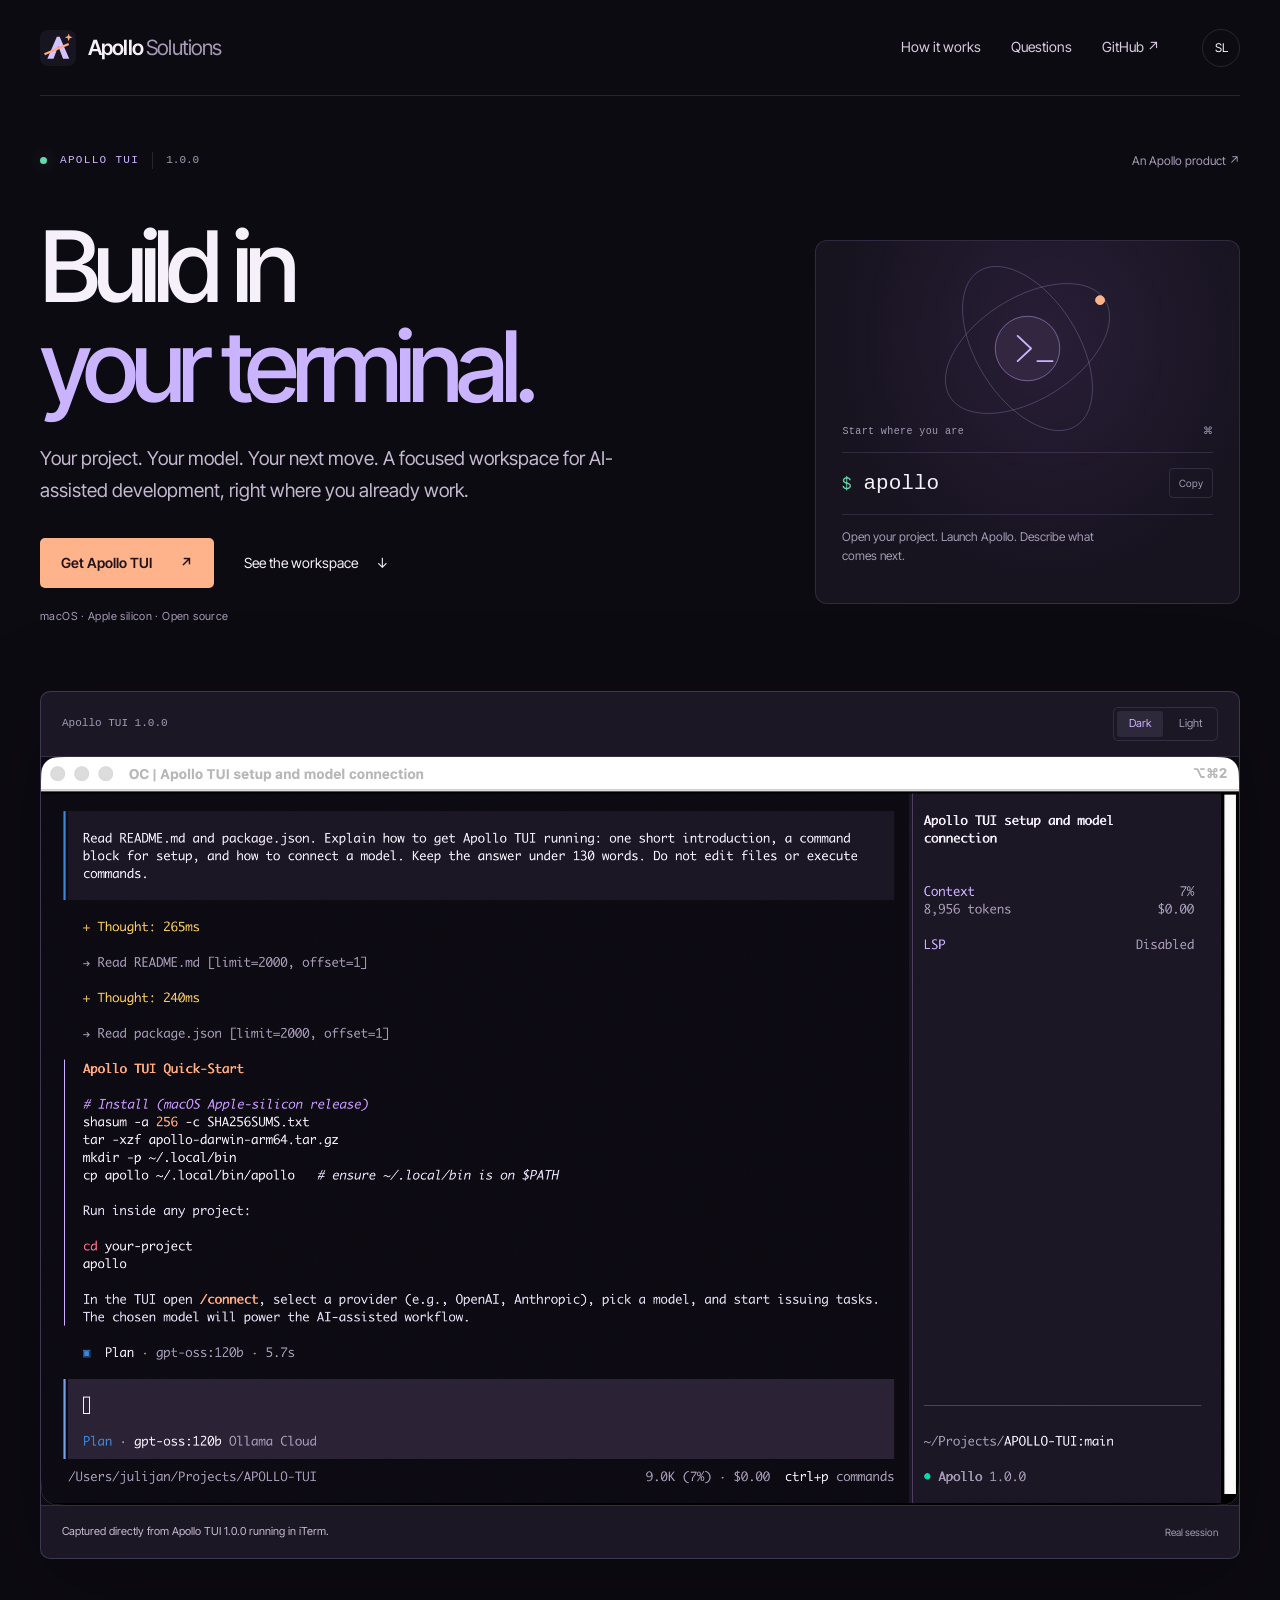
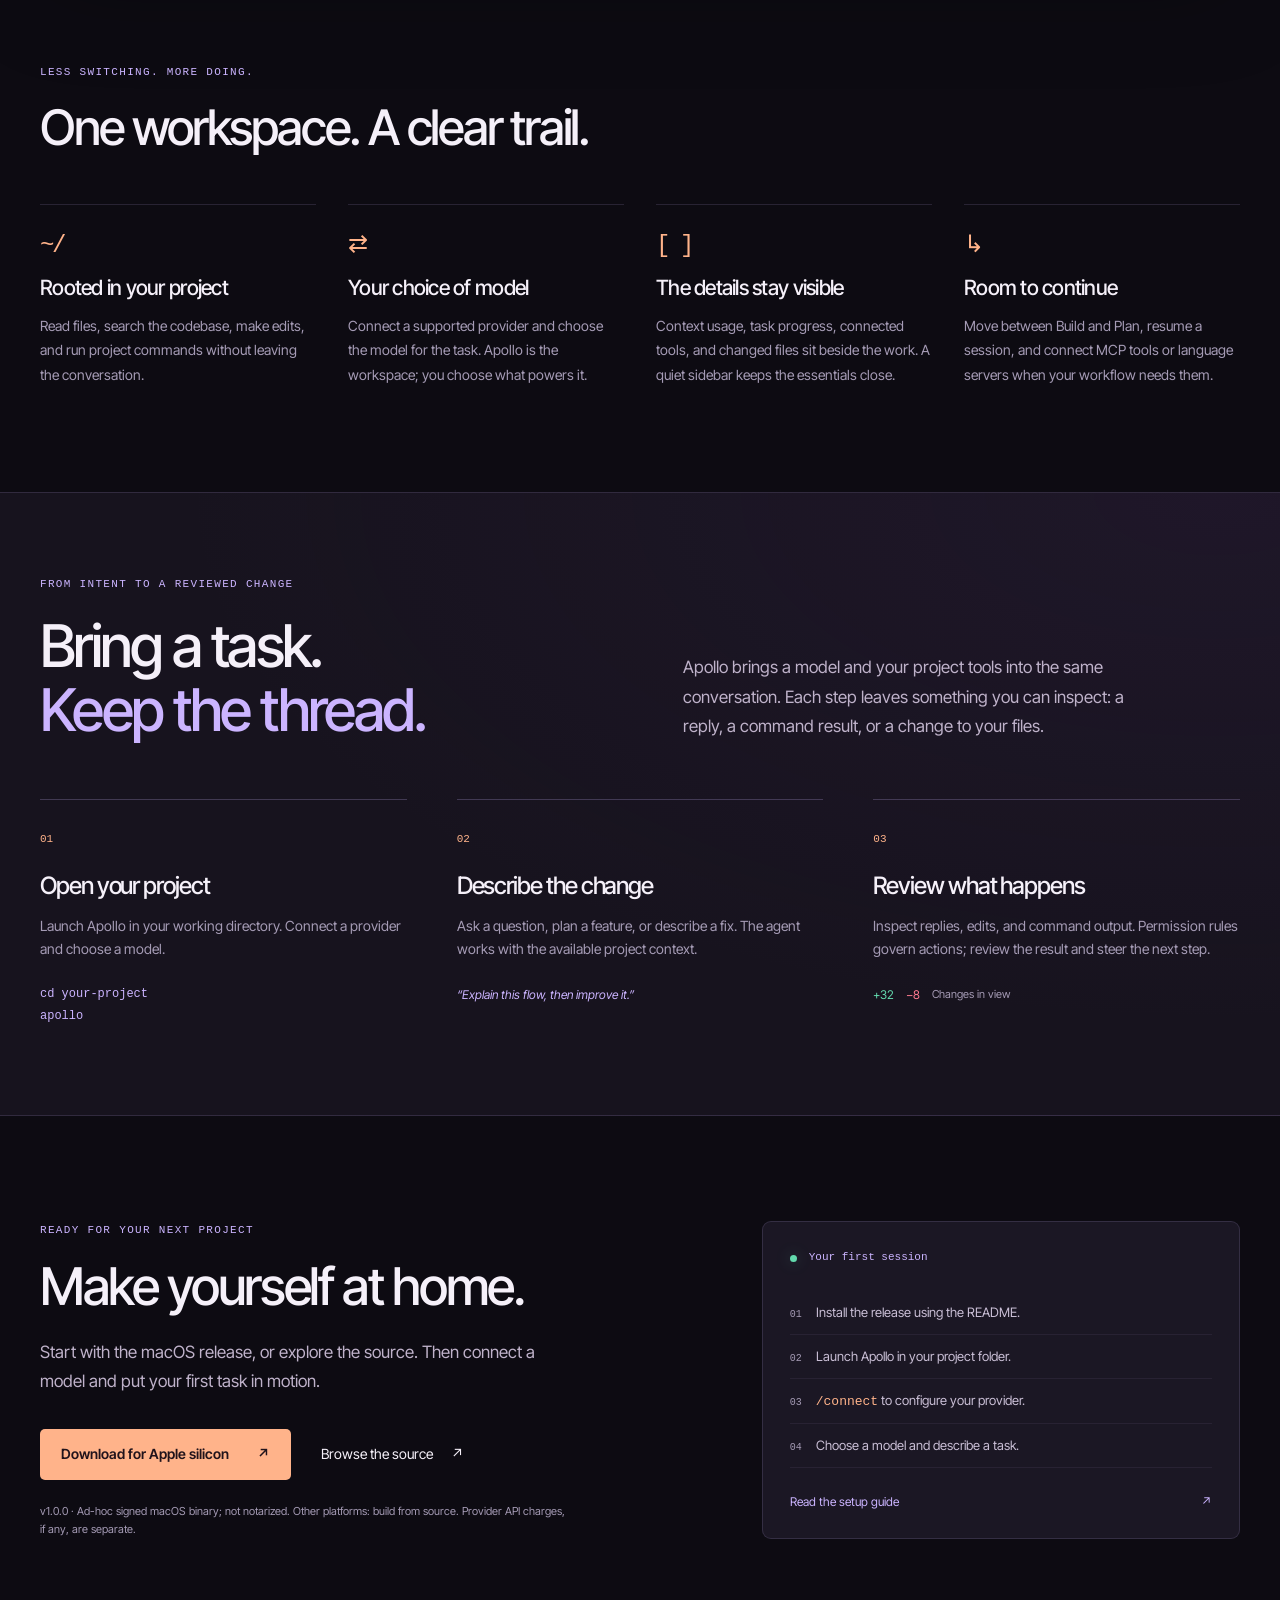
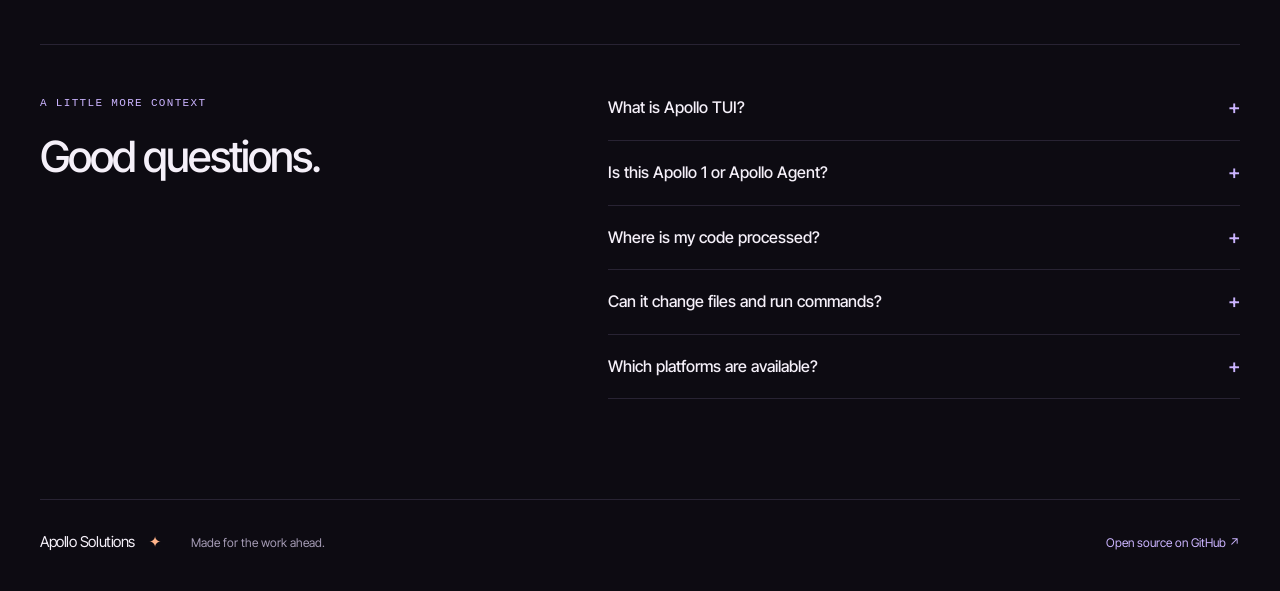
<file: apollo-solutions/apollo-tui/index.html>
<!doctype html>
<html lang="en">
  <head>
    <meta charset="utf-8" />
    <meta name="viewport" content="width=device-width, initial-scale=1" />
    <title>
      Apollo TUI — AI development in your terminal | Apollo Solutions
    </title>
    <meta
      name="description"
      content="Meet Apollo TUI: a focused terminal workspace for AI-assisted development. Choose a model, work with your code, and keep every step in view."
    />
    <meta property="og:type" content="website" />
    <meta property="og:title" content="Apollo TUI — Build in your terminal." />
    <meta
      property="og:description"
      content="Your project, your model, your next move. Explore Apollo's terminal workspace for AI-assisted development."
    />
    <meta
      property="og:url"
      content="https://sobraniex.github.io/apollo-solutions/apollo-tui/"
    />
    <meta
      property="og:image"
      content="https://sobraniex.github.io/apollo-solutions/apollo-tui/images/apollo-dark.png"
    />
    <meta name="theme-color" content="#0d0b12" />
    <link
      rel="canonical"
      href="https://sobraniex.github.io/apollo-solutions/apollo-tui/"
    />
    <link rel="icon" href="../favicon.svg" type="image/svg+xml" />
    <link rel="preconnect" href="https://fonts.googleapis.com" />
    <link rel="preconnect" href="https://fonts.gstatic.com" crossorigin />
    <link
      href="https://fonts.googleapis.com/css2?family=Inter+Tight:wght@400;500;600;700&display=swap"
      rel="stylesheet"
    />
    <link rel="stylesheet" href="site.css" />
    <script src="site.js?v=real-capture-1" defer></script>
  </head>
  <body>
    <a
      class="skip-link"
      href="#main"
      data-en="Skip to content"
      data-sl="Preskoči na vsebino"
      >Skip to content</a
    >
    <header class="site-header">
      <a class="brand home-link" href="../" aria-label="Apollo Solutions home"
        ><img
          src="../images/apollo-mark.svg"
          width="36"
          height="36"
          alt=""
        /><span>Apollo <span>Solutions</span></span></a
      >
      <nav aria-label="Product navigation">
        <a href="#workflow" data-en="How it works" data-sl="Kako deluje"
          >How it works</a
        ><a href="#questions" data-en="Questions" data-sl="Vprašanja"
          >Questions</a
        ><a href="https://github.com/Sobraniex/APOLLO-TUI"
          >GitHub <span aria-hidden="true">↗</span></a
        >
      </nav>
      <button
        class="language"
        id="langBtn"
        type="button"
        aria-label="Switch to Slovenian"
      >
        SL
      </button>
    </header>
    <main id="main">
      <section class="hero wrap" aria-labelledby="hero-title">
        <div class="hero-topline">
          <p class="eyebrow">
            <span class="signal" aria-hidden="true"></span>APOLLO TUI
            <span class="version">1.0.0</span>
          </p>
          <a
            class="home-link quiet-link"
            href="../#apollo-products"
            data-en="An Apollo product ↗"
            data-sl="Apollov izdelek ↗"
            >An Apollo product ↗</a
          >
        </div>
        <div class="hero-grid">
          <div>
            <h1 id="hero-title">
              <span data-en="Build in" data-sl="Razvijajte v">Build in</span
              ><br /><em data-en="your terminal." data-sl="svojem terminalu."
                >your terminal.</em
              >
            </h1>
            <p
              class="hero-copy"
              data-en="Your project. Your model. Your next move. A focused workspace for AI-assisted development, right where you already work."
              data-sl="Vaš projekt. Vaš model. Vaš naslednji korak. Osredotočen prostor za razvoj s pomočjo AI, tam, kjer že delate."
            >
              Your project. Your model. Your next move. A focused workspace for
              AI-assisted development, right where you already work.
            </p>
            <div class="hero-actions">
              <a
                class="button primary"
                href="https://github.com/Sobraniex/APOLLO-TUI/releases/latest"
                ><span data-en="Get Apollo TUI" data-sl="Prenesite Apollo TUI"
                  >Get Apollo TUI</span
                ><span aria-hidden="true">↗</span></a
              ><a class="text-link" href="#workspace"
                ><span data-en="See the workspace" data-sl="Oglejte si vmesnik"
                  >See the workspace</span
                ><span aria-hidden="true">↓</span></a
              >
            </div>
            <p
              class="platform-note"
              data-en="macOS · Apple silicon · Open source"
              data-sl="macOS · Apple silicon · Odprta koda"
            >
              macOS · Apple silicon · Open source
            </p>
          </div>
          <aside class="launch-card" aria-label="Launch command">
            <div class="launch-orbit" aria-hidden="true">
              <svg viewBox="0 0 240 240">
                <ellipse
                  cx="120"
                  cy="120"
                  rx="102"
                  ry="57"
                  transform="rotate(-32 120 120)"
                />
                <ellipse
                  cx="120"
                  cy="120"
                  rx="57"
                  ry="102"
                  transform="rotate(-32 120 120)"
                />
                <circle cx="120" cy="120" r="36" />
                <circle class="orbit-point" cx="201" cy="66" r="5" />
                <path d="m109 106 15 14-15 14m22 0h17" />
              </svg>
            </div>
            <div class="launch-label">
              <span
                data-en="Start where you are"
                data-sl="Začnite tam, kjer ste"
                >Start where you are</span
              ><span aria-hidden="true">⌘</span>
            </div>
            <div class="command">
              <span class="prompt-symbol" aria-hidden="true">$</span
              ><code id="launchCommand">apollo</code
              ><button
                type="button"
                id="copyCommand"
                aria-label="Copy launch command"
                data-en="Copy"
                data-sl="Kopiraj"
              >
                Copy
              </button>
            </div>
            <p
              data-en="Open your project. Launch Apollo. Describe what comes next."
              data-sl="Odprite projekt. Zaženite Apollo. Opišite naslednji korak."
            >
              Open your project. Launch Apollo. Describe what comes next.
            </p>
            <p
              class="copy-status"
              id="copyStatus"
              role="status"
              aria-live="polite"
            ></p>
          </aside>
        </div>
      </section>

      <section
        class="workspace wrap"
        id="workspace"
        aria-label="Apollo terminal interface"
      >
        <div class="workspace-bar">
          <div>
            <span class="mono">Apollo TUI 1.0.0</span>
          </div>
          <div class="theme-switch" role="group" aria-label="Screenshot theme">
            <button
              type="button"
              data-theme="dark"
              aria-pressed="true"
              data-en="Dark"
              data-sl="Temna"
            >
              Dark</button
            ><button
              type="button"
              data-theme="light"
              aria-pressed="false"
              data-en="Light"
              data-sl="Svetla"
            >
              Light
            </button>
          </div>
        </div>
        <button
          type="button"
          class="screen-button"
          id="expandScreen"
          aria-label="Enlarge Apollo screenshot"
        >
          <img
            id="workspaceImage"
            src="images/apollo-dark.png"
            width="2294"
            height="1434"
            alt="Actual screenshot of Apollo TUI 1.0.0 in iTerm, showing project file reads and setup instructions"
            fetchpriority="high"
          /><span
            class="enlarge-label"
            data-en="Open full size ↗"
            data-sl="Odpri v polni velikosti ↗"
            >Open full size ↗</span
          >
        </button>
        <div class="workspace-caption">
          <span
            data-en="Captured directly from Apollo TUI 1.0.0 running in iTerm."
            data-sl="Posneto neposredno v Apollo TUI 1.0.0, ki teče v iTermu."
            >Captured directly from Apollo TUI 1.0.0 running in iTerm.</span
          ><span data-en="Real session" data-sl="Dejanska seja"
            >Real session</span
          >
        </div>
      </section>

      <section class="capabilities wrap" aria-labelledby="capabilities-title">
        <div class="section-heading">
          <p
            class="eyebrow"
            data-en="Less switching. More doing."
            data-sl="Manj preklapljanja. Več dela."
          >
            Less switching. More doing.
          </p>
          <h2
            id="capabilities-title"
            data-en="One workspace. A clear trail."
            data-sl="En delovni prostor. Jasen potek."
          >
            One workspace. A clear trail.
          </h2>
        </div>
        <div class="capability-grid">
          <article>
            <span class="feature-symbol" aria-hidden="true">~/</span>
            <h3 data-en="Rooted in your project" data-sl="V vašem projektu">
              Rooted in your project
            </h3>
            <p
              data-en="Read files, search the codebase, make edits, and run project commands without leaving the conversation."
              data-sl="Berite datoteke, iščite po kodi, urejajte in izvajajte ukaze, ne da bi zapustili pogovor."
            >
              Read files, search the codebase, make edits, and run project
              commands without leaving the conversation.
            </p>
          </article>
          <article>
            <span class="feature-symbol" aria-hidden="true">⇄</span>
            <h3 data-en="Your choice of model" data-sl="Vaša izbira modela">
              Your choice of model
            </h3>
            <p
              data-en="Connect a supported provider and choose the model for the task. Apollo is the workspace; you choose what powers it."
              data-sl="Povežite podprtega ponudnika in izberite model za nalogo. Apollo je delovni prostor; vi izberete, kaj ga poganja."
            >
              Connect a supported provider and choose the model for the task.
              Apollo is the workspace; you choose what powers it.
            </p>
          </article>
          <article>
            <span class="feature-symbol" aria-hidden="true">[ ]</span>
            <h3
              data-en="The details stay visible"
              data-sl="Podrobnosti ostanejo vidne"
            >
              The details stay visible
            </h3>
            <p
              data-en="Context usage, task progress, connected tools, and changed files sit beside the work. A quiet sidebar keeps the essentials close."
              data-sl="Poraba konteksta, napredek nalog, povezana orodja in spremenjene datoteke so ob delu. Mirna stranska vrstica ohranja bistvo pri roki."
            >
              Context usage, task progress, connected tools, and changed files
              sit beside the work. A quiet sidebar keeps the essentials close.
            </p>
          </article>
          <article>
            <span class="feature-symbol" aria-hidden="true">↳</span>
            <h3 data-en="Room to continue" data-sl="Prostor za nadaljevanje">
              Room to continue
            </h3>
            <p
              data-en="Move between Build and Plan, resume a session, and connect MCP tools or language servers when your workflow needs them."
              data-sl="Preklapljajte med Build in Plan, nadaljujte sejo ter po potrebi povežite orodja MCP ali jezikovne strežnike."
            >
              Move between Build and Plan, resume a session, and connect MCP
              tools or language servers when your workflow needs them.
            </p>
          </article>
        </div>
      </section>

      <section
        class="workflow-section"
        id="workflow"
        aria-labelledby="workflow-title"
      >
        <div class="wrap">
          <div class="workflow-heading">
            <div>
              <p
                class="eyebrow"
                data-en="From intent to a reviewed change"
                data-sl="Od zamisli do pregledane spremembe"
              >
                From intent to a reviewed change
              </p>
              <h2 id="workflow-title">
                <span data-en="Bring a task." data-sl="Prinesite nalogo."
                  >Bring a task.</span
                ><br /><em
                  data-en="Keep the thread."
                  data-sl="Ohranite rdečo nit."
                  >Keep the thread.</em
                >
              </h2>
            </div>
            <p
              data-en="Apollo brings a model and your project tools into the same conversation. Each step leaves something you can inspect: a reply, a command result, or a change to your files."
              data-sl="Apollo združi model in projektna orodja v enem pogovoru. Vsak korak pusti nekaj, kar lahko pregledate: odgovor, rezultat ukaza ali spremembo datotek."
            >
              Apollo brings a model and your project tools into the same
              conversation. Each step leaves something you can inspect: a reply,
              a command result, or a change to your files.
            </p>
          </div>
          <ol class="steps">
            <li>
              <span class="step-number">01</span>
              <h3 data-en="Open your project" data-sl="Odprite projekt">
                Open your project
              </h3>
              <p
                data-en="Launch Apollo in your working directory. Connect a provider and choose a model."
                data-sl="Zaženite Apollo v delovni mapi. Povežite ponudnika in izberite model."
              >
                Launch Apollo in your working directory. Connect a provider and
                choose a model.
              </p>
              <code>cd your-project<br />apollo</code>
            </li>
            <li>
              <span class="step-number">02</span>
              <h3 data-en="Describe the change" data-sl="Opišite spremembo">
                Describe the change
              </h3>
              <p
                data-en="Ask a question, plan a feature, or describe a fix. The agent works with the available project context."
                data-sl="Postavite vprašanje, načrtujte funkcijo ali opišite popravek. Agent uporabi razpoložljivi kontekst projekta."
              >
                Ask a question, plan a feature, or describe a fix. The agent
                works with the available project context.
              </p>
              <span
                class="task-example"
                data-en="“Explain this flow, then improve it.”"
                data-sl="»Pojasni ta potek in ga nato izboljšaj.«"
                >“Explain this flow, then improve it.”</span
              >
            </li>
            <li>
              <span class="step-number">03</span>
              <h3 data-en="Review what happens" data-sl="Preglejte rezultate">
                Review what happens
              </h3>
              <p
                data-en="Inspect replies, edits, and command output. Permission rules govern actions; review the result and steer the next step."
                data-sl="Preglejte odgovore, spremembe in izpise ukazov. Dejanja urejajo pravila dovoljenj; preverite rezultat in usmerite naslednji korak."
              >
                Inspect replies, edits, and command output. Permission rules
                govern actions; review the result and steer the next step.
              </p>
              <span class="review-example"
                ><span>+32</span><span>−8</span
                ><span data-en="Changes in view" data-sl="Spremembe na očeh"
                  >Changes in view</span
                ></span
              >
            </li>
          </ol>
        </div>
      </section>

      <section
        class="get-started wrap"
        id="start"
        aria-labelledby="start-title"
      >
        <div>
          <p
            class="eyebrow"
            data-en="Ready for your next project"
            data-sl="Pripravljen za vaš naslednji projekt"
          >
            Ready for your next project
          </p>
          <h2
            id="start-title"
            data-en="Make yourself at home."
            data-sl="Počutite se kot doma."
          >
            Make yourself at home.
          </h2>
          <p
            data-en="Start with the macOS release, or explore the source. Then connect a model and put your first task in motion."
            data-sl="Začnite z izdajo za macOS ali raziščite izvorno kodo. Nato povežite model in se lotite prve naloge."
          >
            Start with the macOS release, or explore the source. Then connect a
            model and put your first task in motion.
          </p>
          <div class="hero-actions">
            <a
              class="button primary"
              href="https://github.com/Sobraniex/APOLLO-TUI/releases/latest"
              ><span
                data-en="Download for Apple silicon"
                data-sl="Prenesite za Apple silicon"
                >Download for Apple silicon</span
              ><span aria-hidden="true">↗</span></a
            ><a class="text-link" href="https://github.com/Sobraniex/APOLLO-TUI"
              ><span data-en="Browse the source" data-sl="Oglejte si kodo"
                >Browse the source</span
              ><span aria-hidden="true">↗</span></a
            >
          </div>
          <p
            class="release-note"
            data-en="v1.0.0 · Ad-hoc signed macOS binary; not notarized. Other platforms: build from source. Provider API charges, if any, are separate."
            data-sl="v1.0.0 · Binarna datoteka za macOS je podpisana ad hoc, brez notarizacije. Druge platforme: gradnja iz kode. Morebitni stroški API ponudnika so ločeni."
          >
            v1.0.0 · Ad-hoc signed macOS binary; not notarized. Other platforms:
            build from source. Provider API charges, if any, are separate.
          </p>
        </div>
        <div class="setup-card">
          <div class="setup-label">
            <span class="signal" aria-hidden="true"></span
            ><span data-en="Your first session" data-sl="Vaša prva seja"
              >Your first session</span
            >
          </div>
          <ol>
            <li>
              <span
                data-en="Install the release using the README."
                data-sl="Namestite izdajo po navodilih v README."
                >Install the release using the README.</span
              >
            </li>
            <li>
              <span
                data-en="Launch Apollo in your project folder."
                data-sl="Zaženite Apollo v mapi projekta."
                >Launch Apollo in your project folder.</span
              >
            </li>
            <li>
              <span
                ><code>/connect</code>
                <span
                  data-en="to configure your provider."
                  data-sl="za nastavitev ponudnika."
                  >to configure your provider.</span
                ></span
              >
            </li>
            <li>
              <span
                data-en="Choose a model and describe a task."
                data-sl="Izberite model in opišite nalogo."
                >Choose a model and describe a task.</span
              >
            </li>
          </ol>
          <a
            class="setup-docs"
            href="https://github.com/Sobraniex/APOLLO-TUI#download-and-run"
            ><span
              data-en="Read the setup guide"
              data-sl="Preberite navodila za nastavitev"
              >Read the setup guide</span
            ><span aria-hidden="true">↗</span></a
          >
        </div>
      </section>

      <section
        class="questions wrap"
        id="questions"
        aria-labelledby="questions-title"
      >
        <div>
          <p
            class="eyebrow"
            data-en="A little more context"
            data-sl="Še nekaj konteksta"
          >
            A little more context
          </p>
          <h2
            id="questions-title"
            data-en="Good questions."
            data-sl="Dobra vprašanja."
          >
            Good questions.
          </h2>
        </div>
        <div class="faq-list">
          <details>
            <summary data-en="What is Apollo TUI?" data-sl="Kaj je Apollo TUI?">
              What is Apollo TUI?
            </summary>
            <p
              data-en="A terminal interface for AI-assisted software development. It combines a conversation with project tools, saved sessions, agents, and a sidebar for context, tasks, services, and changes."
              data-sl="Terminalski vmesnik za razvoj programske opreme s pomočjo AI. Združuje pogovor s projektnimi orodji, shranjenimi sejami, agenti in stransko vrstico za kontekst, naloge, storitve in spremembe."
            >
              A terminal interface for AI-assisted software development. It
              combines a conversation with project tools, saved sessions,
              agents, and a sidebar for context, tasks, services, and changes.
            </p>
          </details>
          <details>
            <summary
              data-en="Is this Apollo 1 or Apollo Agent?"
              data-sl="Je to Apollo 1 ali Apollo Agent?"
            >
              Is this Apollo 1 or Apollo Agent?
            </summary>
            <p
              data-en="Apollo TUI is the terminal product you can download here. Apollo 1 is our language-model project, and Apollo Agent is a separate agent project. Those two are still in development; Apollo TUI works with a provider and model you configure today."
              data-sl="Apollo TUI je terminalski izdelek, ki ga lahko prenesete tukaj. Apollo 1 je naš projekt jezikovnega modela, Apollo Agent pa ločen projekt agenta. Oba sta še v razvoju; Apollo TUI že danes deluje s ponudnikom in modelom, ki ju nastavite."
            >
              Apollo TUI is the terminal product you can download here. Apollo 1
              is our language-model project, and Apollo Agent is a separate
              agent project. Those two are still in development; Apollo TUI
              works with a provider and model you configure today.
            </p>
          </details>
          <details>
            <summary
              data-en="Where is my code processed?"
              data-sl="Kje se obdeluje moja koda?"
            >
              Where is my code processed?
            </summary>
            <p
              data-en="That depends on your selected provider and endpoint. Prompts and relevant project context are sent to the model you configure. Choose and review that configuration according to your project's data requirements."
              data-sl="To je odvisno od izbranega ponudnika in končne točke. Pozivi in ustrezen kontekst projekta se pošljejo modelu, ki ga nastavite. Nastavitve izberite in preverite glede na zahteve projekta za podatke."
            >
              That depends on your selected provider and endpoint. Prompts and
              relevant project context are sent to the model you configure.
              Choose and review that configuration according to your project's
              data requirements.
            </p>
          </details>
          <details>
            <summary
              data-en="Can it change files and run commands?"
              data-sl="Lahko spreminja datoteke in izvaja ukaze?"
            >
              Can it change files and run commands?
            </summary>
            <p
              data-en="Yes. The agent can use project tools under your configured permission rules. Keep an eye on command output and diffs, and verify changes with your normal review and test workflow."
              data-sl="Da. Agent lahko uporablja projektna orodja v okviru nastavljenih pravil dovoljenj. Spremljajte izpise ukazov in razlike ter spremembe preverite z običajnim pregledom in testi."
            >
              Yes. The agent can use project tools under your configured
              permission rules. Keep an eye on command output and diffs, and
              verify changes with your normal review and test workflow.
            </p>
          </details>
          <details>
            <summary
              data-en="Which platforms are available?"
              data-sl="Za katere platforme je na voljo?"
            >
              Which platforms are available?
            </summary>
            <p
              data-en="The first packaged and checked release is macOS on Apple silicon. The repository includes native build targets for other platforms, but their packaged availability and checks will be listed in future release notes."
              data-sl="Prva zapakirana in preverjena izdaja je za macOS na Apple silicon. Repozitorij vključuje cilje gradnje za druge platforme; njihovo razpoložljivost in preverjanje bomo navedli v opombah prihodnjih izdaj."
            >
              The first packaged and checked release is macOS on Apple silicon.
              The repository includes native build targets for other platforms,
              but their packaged availability and checks will be listed in
              future release notes.
            </p>
          </details>
        </div>
      </section>
    </main>
    <footer class="site-footer wrap">
      <a class="home-link footer-brand" href="../"
        >Apollo Solutions<span aria-hidden="true">✦</span></a
      >
      <p data-en="Made for the work ahead." data-sl="Za delo, ki je pred nami.">
        Made for the work ahead.
      </p>
      <a
        href="https://github.com/Sobraniex/APOLLO-TUI"
        data-en="Open source on GitHub ↗"
        data-sl="Odprta koda na GitHubu ↗"
        >Open source on GitHub ↗</a
      >
    </footer>
    <dialog id="screenshotDialog" aria-labelledby="dialogTitle">
      <div class="dialog-bar">
        <span
          id="dialogTitle"
          data-en="Apollo TUI · actual screenshot"
          data-sl="Apollo TUI · dejanski posnetek"
          >Apollo TUI · actual screenshot</span
        ><button id="closeDialog" type="button" aria-label="Close screenshot">
          ×
        </button>
      </div>
      <img
        id="dialogImage"
        src="images/apollo-dark.png"
        width="2294"
        height="1434"
        alt="Actual screenshot of Apollo TUI 1.0.0 running in iTerm"
      />
    </dialog>
  </body>
</html>
</file>
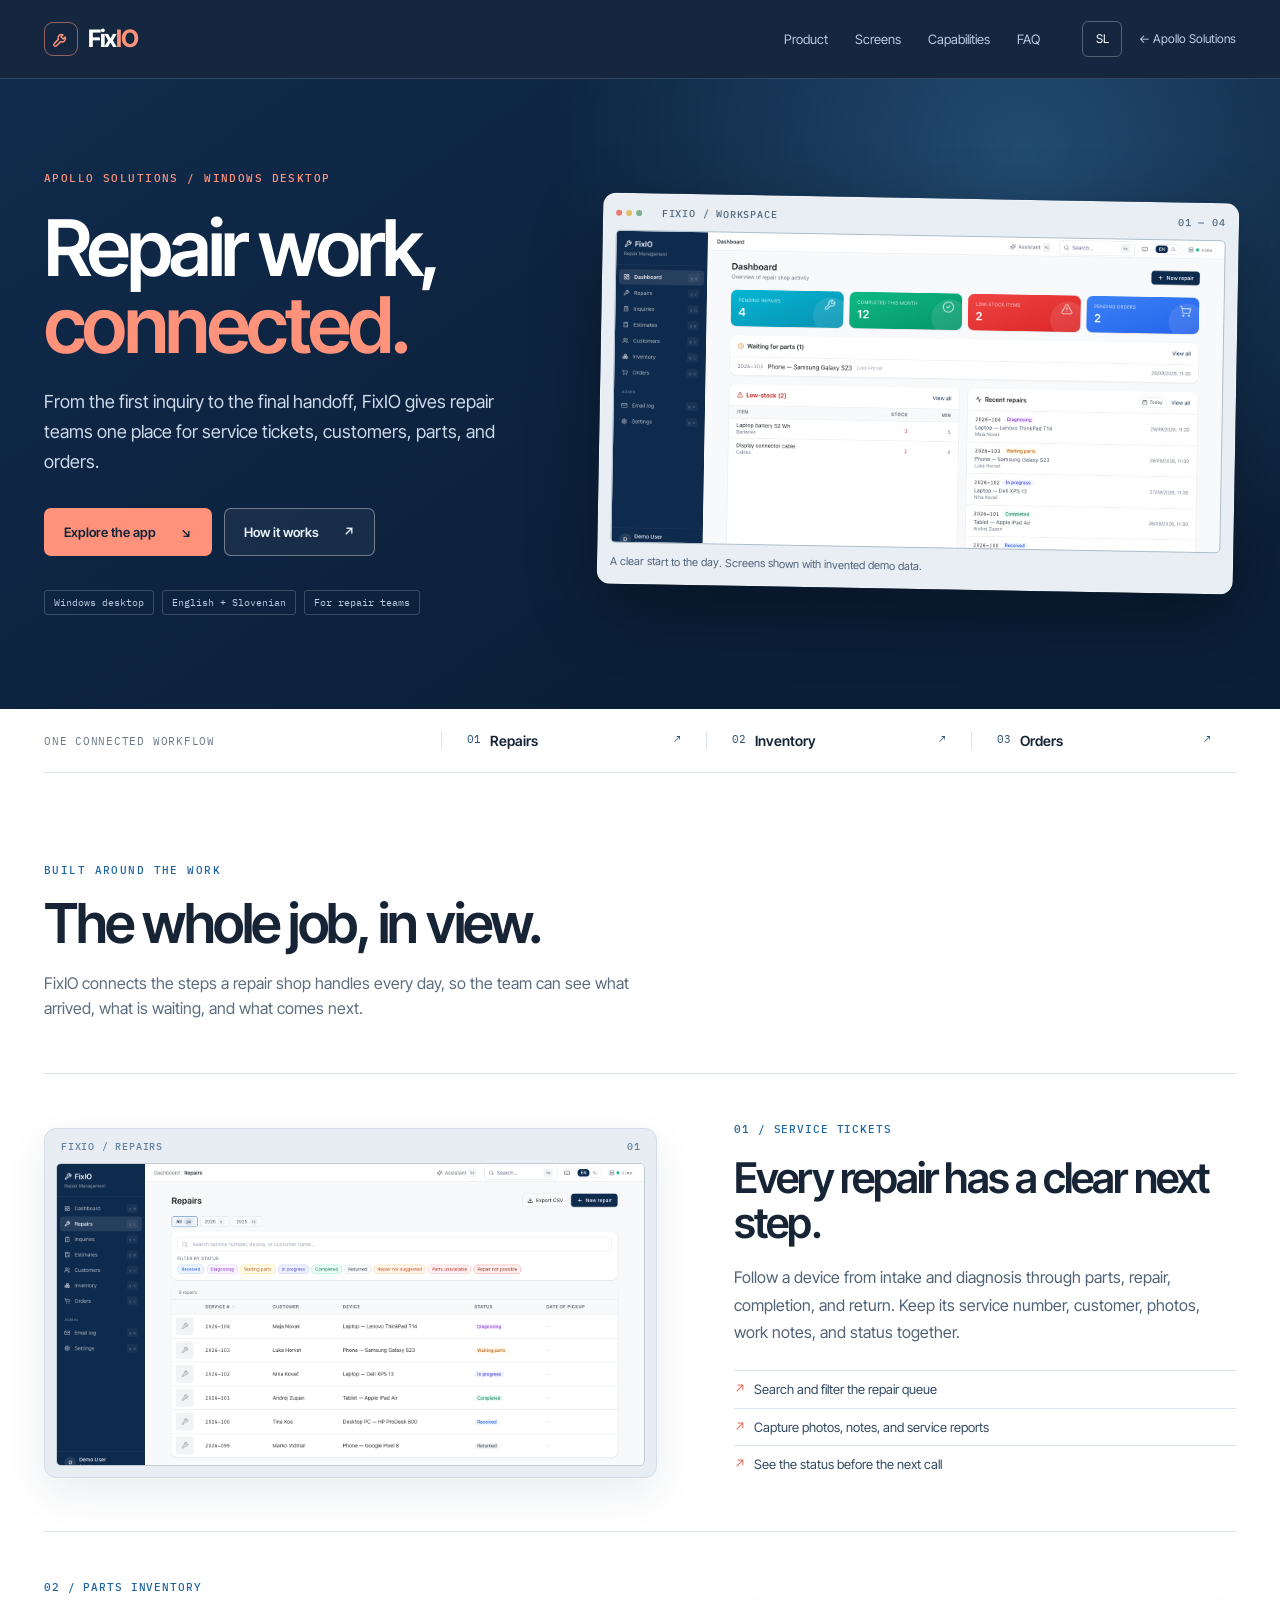
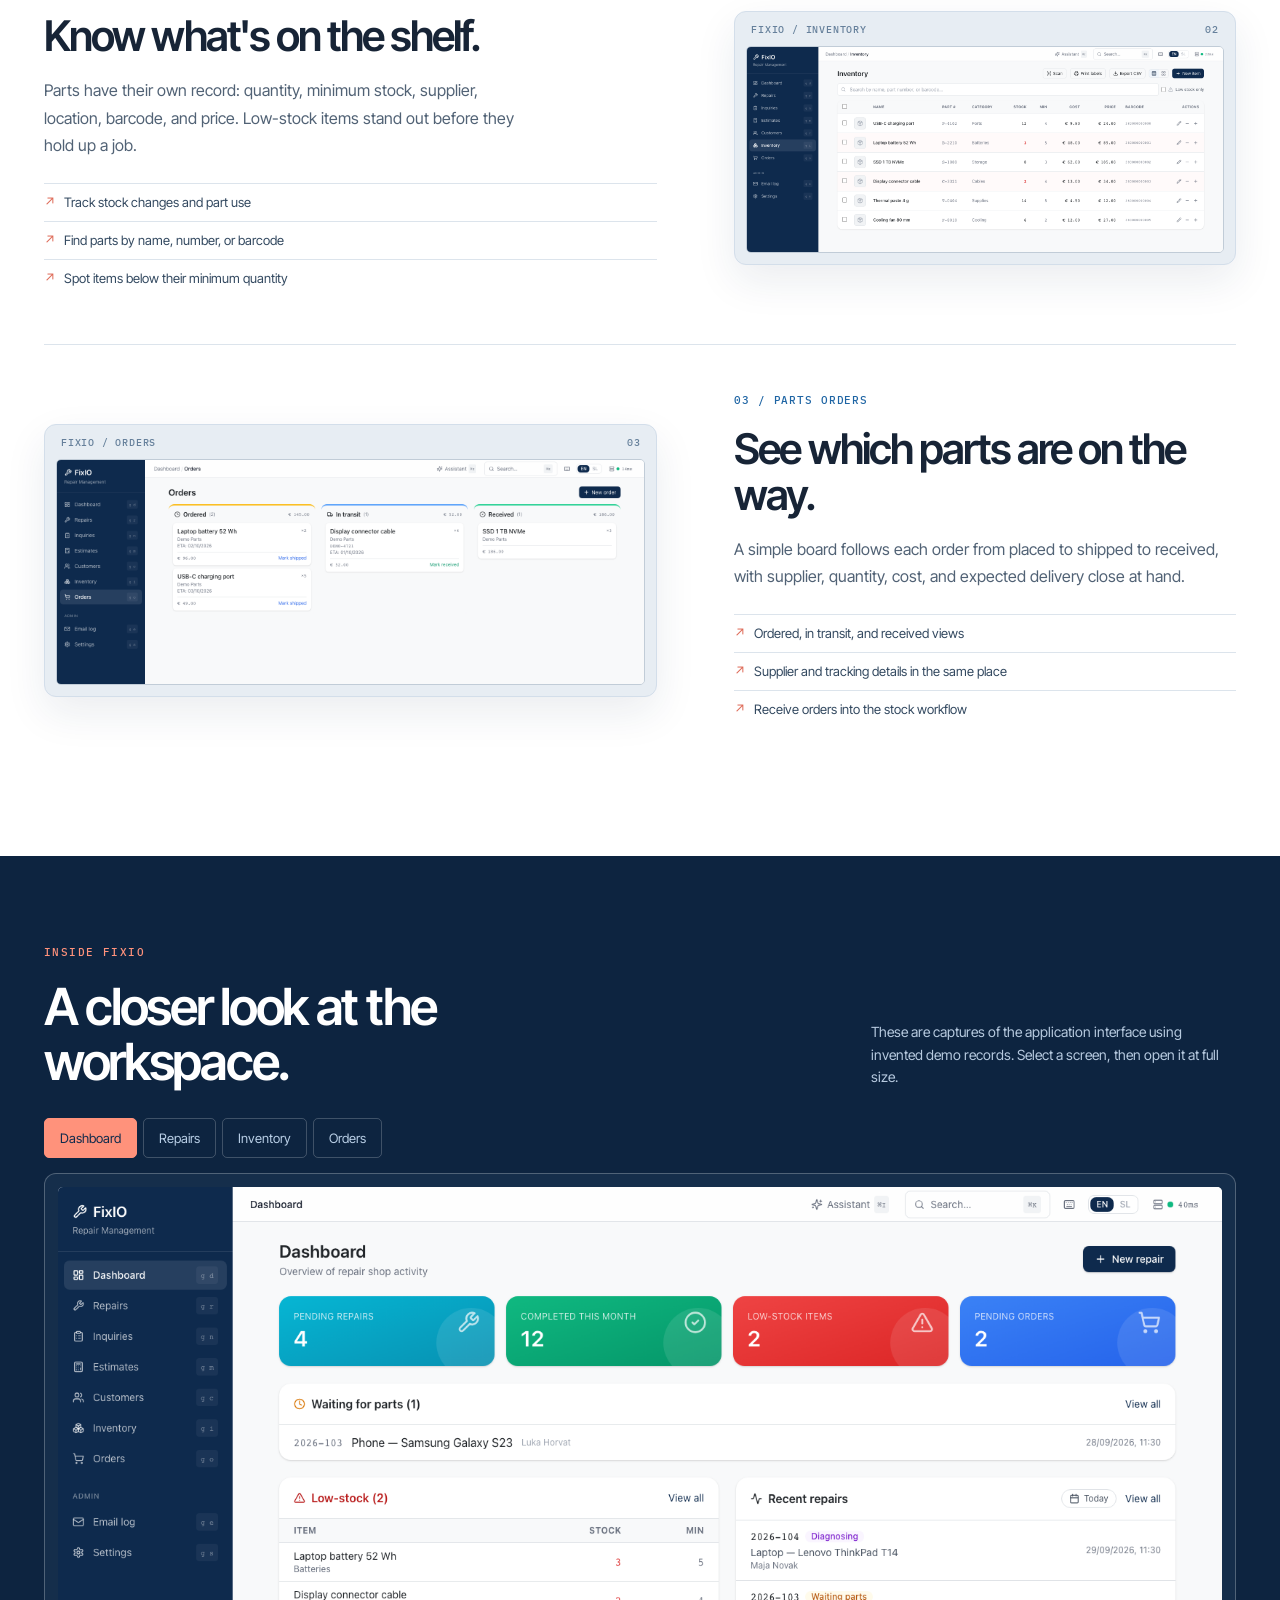
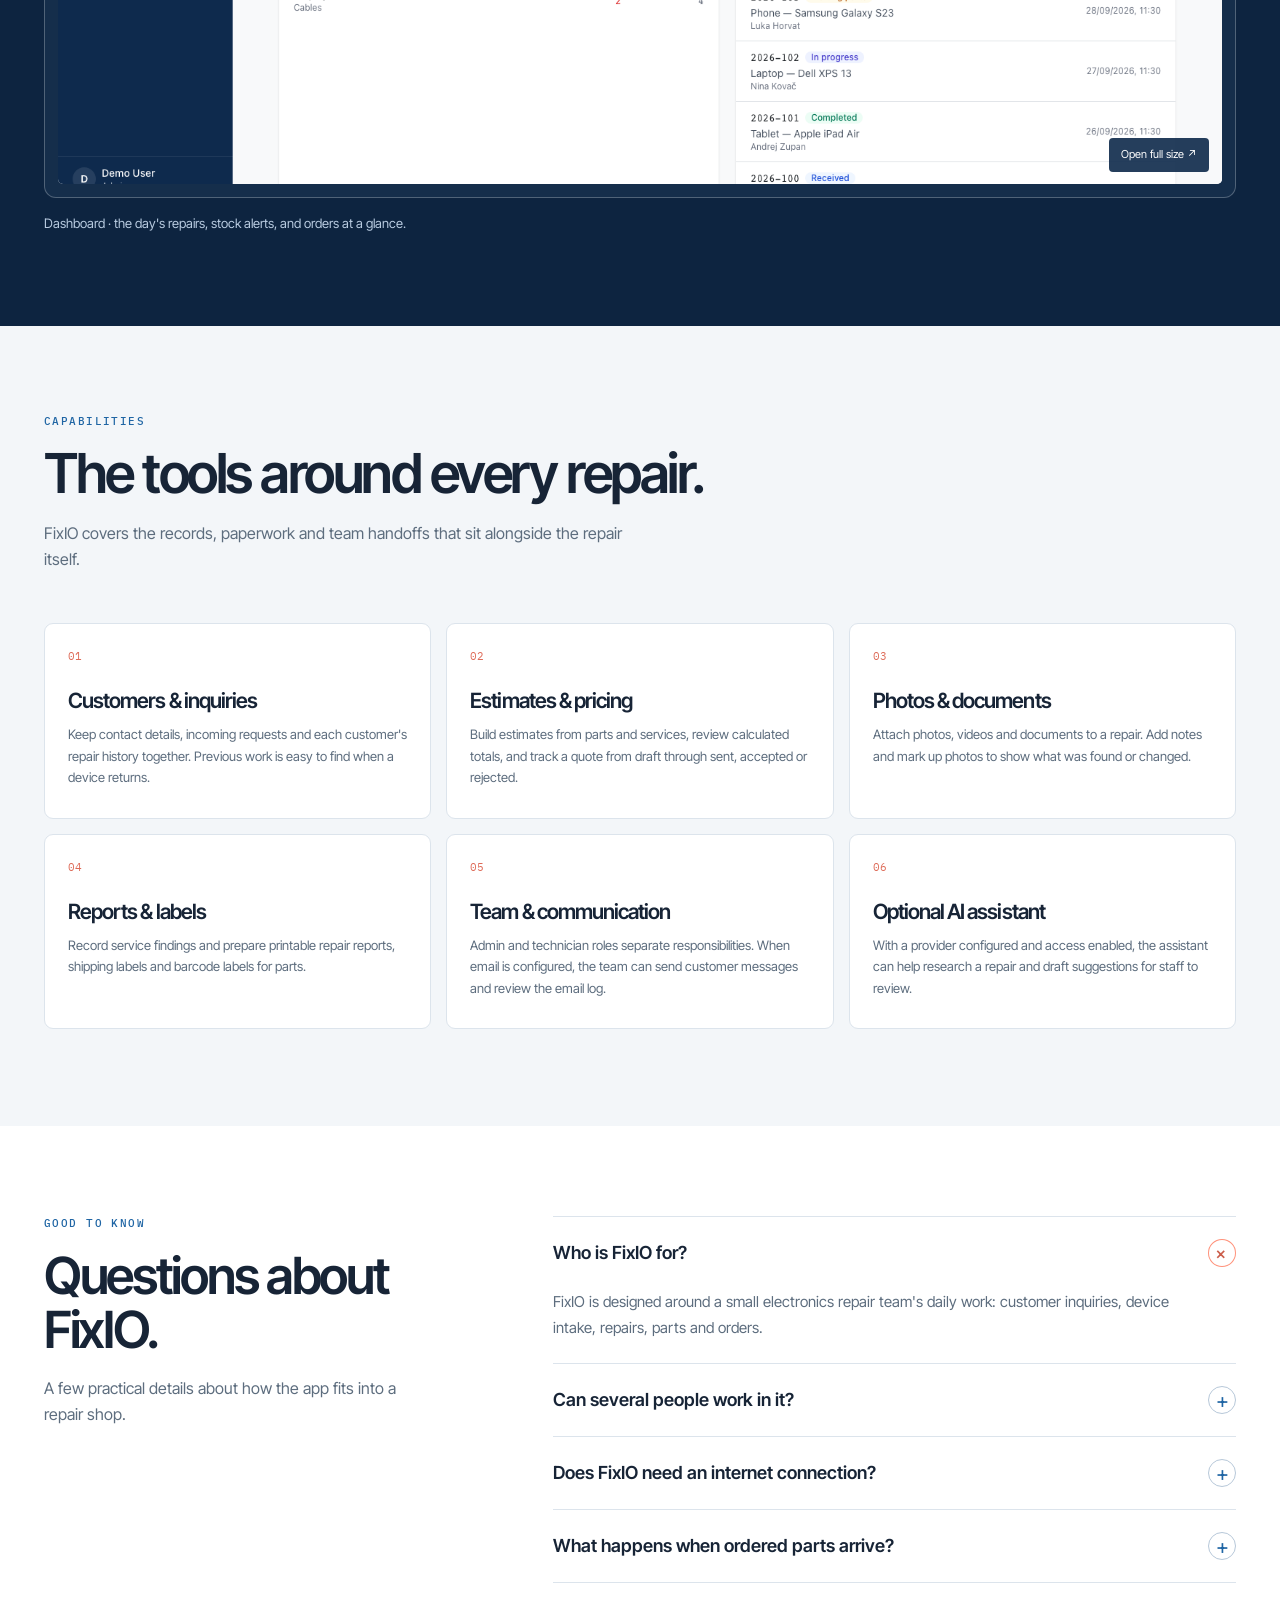
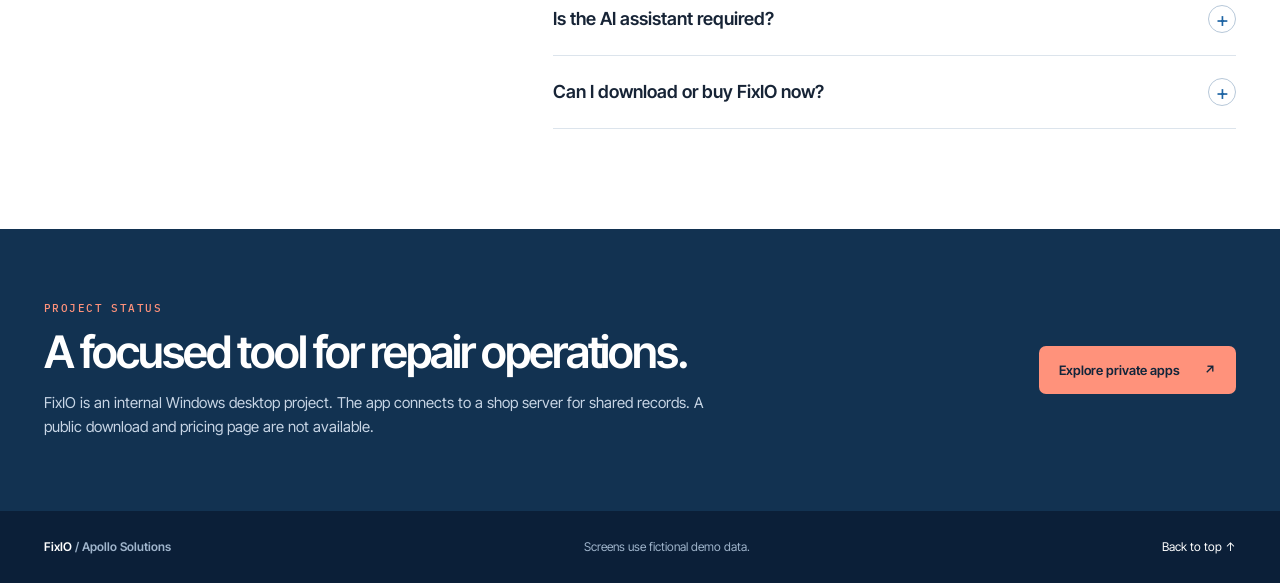
<file: apollo-solutions/fixio/index.html>
<!DOCTYPE html>
<html lang="en">
<head>
  <meta charset="utf-8" />
  <meta name="viewport" content="width=device-width, initial-scale=1" />
  <title>FixIO — repair shop software by Apollo Solutions</title>
  <meta name="description" content="FixIO is a Windows desktop workspace for repair teams: service tickets, customers, inventory, parts orders, and estimates in one place." />
  <meta name="theme-color" content="#102b4c" />
  <meta property="og:type" content="website" />
  <meta property="og:title" content="FixIO — repair shop software by Apollo Solutions" />
  <meta property="og:description" content="A connected workspace for repair tickets, customers, stock, and orders." />
  <meta property="og:image" content="https://sobraniex.github.io/apollo-solutions/fixio/images/dashboard.png" />
  <meta property="og:url" content="https://sobraniex.github.io/apollo-solutions/fixio/" />
  <link rel="canonical" href="https://sobraniex.github.io/apollo-solutions/fixio/" />
  <link rel="icon" href="favicon.svg" type="image/svg+xml" />
  <link rel="preconnect" href="https://fonts.googleapis.com" />
  <link rel="preconnect" href="https://fonts.gstatic.com" crossorigin />
  <link href="https://fonts.googleapis.com/css2?family=IBM+Plex+Mono:wght@400;500;600&family=Inter+Tight:wght@400;500;600;700&display=swap" rel="stylesheet" />
  <link rel="stylesheet" href="site.css" />
  <script src="site.js" defer></script>
</head>
<body>
  <a class="skip-link" href="#main" data-en="Skip to content" data-sl="Preskoči na vsebino">Skip to content</a>
  <header class="site-header">
    <div class="wrap header-inner">
      <a class="brand" href="#top" aria-label="FixIO home"><span class="brand-mark" aria-hidden="true"><svg viewBox="0 0 24 24" fill="none" stroke="currentColor" stroke-width="2" stroke-linecap="round" stroke-linejoin="round"><path d="M14.5 6.5a4.5 4.5 0 0 0-6 6L3 18a2 2 0 0 0 3 3l5.5-5.5a4.5 4.5 0 0 0 6-6L15 12l-3-3z"/></svg></span><span>Fix<span>IO</span></span></a>
      <nav aria-label="Page navigation">
        <a href="#features" data-en="Product" data-sl="Izdelek">Product</a>
        <a href="#screens" data-en="Screens" data-sl="Zasloni">Screens</a>
        <a href="#details" data-en="Capabilities" data-sl="Zmožnosti">Capabilities</a>
        <a href="#faq" data-en="FAQ" data-sl="Vprašanja">FAQ</a>
      </nav>
      <div class="header-actions"><button id="langBtn" class="lang-button" type="button" aria-label="Switch to Slovenian">SL</button><a class="apollo-back" href="../#delo" data-apollo-link><span data-en="← Apollo Solutions" data-sl="← Apollo Solutions">← Apollo Solutions</span></a></div>
    </div>
  </header>

  <main id="main">
    <section class="hero" id="top" aria-labelledby="hero-title">
      <div class="wrap hero-grid">
        <div class="hero-copy">
          <p class="eyebrow" data-en="Apollo Solutions / Windows desktop" data-sl="Apollo Solutions / namizni Windows">Apollo Solutions / Windows desktop</p>
          <h1 id="hero-title"><span data-en="Repair work," data-sl="Servisno delo,">Repair work,</span><em data-en="connected." data-sl="povezano.">connected.</em></h1>
          <p class="hero-lede" data-en="From the first inquiry to the final handoff, FixIO gives repair teams one place for service tickets, customers, parts, and orders." data-sl="Od prvega povpraševanja do predaje popravljene naprave. FixIO servisni ekipi ponudi eno mesto za popravila, stranke, dele in naročila.">From the first inquiry to the final handoff, FixIO gives repair teams one place for service tickets, customers, parts, and orders.</p>
          <div class="hero-actions"><a class="button primary" href="#screens"><span data-en="Explore the app" data-sl="Oglejte si aplikacijo">Explore the app</span><span aria-hidden="true">↘</span></a><a class="button secondary" href="#features"><span data-en="How it works" data-sl="Kako deluje">How it works</span><span aria-hidden="true">↗</span></a></div>
          <div class="hero-facts"><span data-en="Windows desktop" data-sl="Namizni Windows">Windows desktop</span><span data-en="English + Slovenian" data-sl="Angleščina + slovenščina">English + Slovenian</span><span data-en="For repair teams" data-sl="Za servisne ekipe">For repair teams</span></div>
        </div>
        <figure class="hero-device"><div class="device-bar"><span><i></i><i></i><i></i> FIXIO / WORKSPACE</span><span>01 — 04</span></div><img src="images/dashboard.png" width="1600" height="820" fetchpriority="high" alt="FixIO dashboard showing example repair tickets, low stock, and pending orders" /><figcaption data-en="A clear start to the day. Screens shown with invented demo data." data-sl="Pregleden začetek dneva. Zasloni prikazujejo izmišljene predstavitvene podatke.">A clear start to the day. Screens shown with invented demo data.</figcaption></figure>
      </div>
    </section>

    <div class="path wrap" aria-label="Explore FixIO"><span data-en="One connected workflow" data-sl="En povezan potek dela">One connected workflow</span><a href="#repairs">01 <span data-en="Repairs" data-sl="Popravila">Repairs</span> ↗</a><a href="#inventory">02 <span data-en="Inventory" data-sl="Zaloga">Inventory</span> ↗</a><a href="#orders">03 <span data-en="Orders" data-sl="Naročila">Orders</span> ↗</a></div>

    <section class="features" id="features" aria-labelledby="features-title"><div class="wrap">
      <div class="section-heading"><p class="eyebrow" data-en="Built around the work" data-sl="Zasnovano okoli dela">Built around the work</p><h2 id="features-title" data-en="The whole job, in view." data-sl="Celotno delo na enem mestu.">The whole job, in view.</h2><p data-en="FixIO connects the steps a repair shop handles every day, so the team can see what arrived, what is waiting, and what comes next." data-sl="FixIO povezuje vsakdanje korake servisa. Ekipa vidi, kaj je prispelo, kaj čaka in kaj sledi.">FixIO connects the steps a repair shop handles every day, so the team can see what arrived, what is waiting, and what comes next.</p></div>

      <article class="feature-row" id="repairs"><figure class="feature-screen"><div class="screen-label"><span>FIXIO / <span data-en="Repairs" data-sl="Popravila">Repairs</span></span><span>01</span></div><img src="images/repairs.png" width="1600" height="820" loading="lazy" alt="FixIO repair list with service numbers, devices, customers, and status labels" /></figure><div class="feature-copy"><span class="feature-index" data-en="01 / Service tickets" data-sl="01 / Servisni nalogi">01 / Service tickets</span><h3 data-en="Every repair has a clear next step." data-sl="Za vsako popravilo veste, kaj sledi.">Every repair has a clear next step.</h3><p data-en="Follow a device from intake and diagnosis through parts, repair, completion, and return. Keep its service number, customer, photos, work notes, and status together." data-sl="Spremljajte napravo od prevzema in diagnostike do delov, popravila, zaključka in predaje. Servisna številka, stranka, fotografije, zapiski in status ostanejo skupaj.">Follow a device from intake and diagnosis through parts, repair, completion, and return. Keep its service number, customer, photos, work notes, and status together.</p><ul><li data-en="Search and filter the repair queue" data-sl="Iskanje in filtriranje servisnih nalogov">Search and filter the repair queue</li><li data-en="Capture photos, notes, and service reports" data-sl="Fotografije, zapiski in servisna poročila">Capture photos, notes, and service reports</li><li data-en="See the status before the next call" data-sl="Status je viden pred naslednjim klicem">See the status before the next call</li></ul></div></article>

      <article class="feature-row reverse" id="inventory"><figure class="feature-screen"><div class="screen-label"><span>FIXIO / <span data-en="Inventory" data-sl="Zaloga">Inventory</span></span><span>02</span></div><img src="images/inventory.png" width="1600" height="690" loading="lazy" alt="FixIO inventory table with part numbers, stock levels, costs, and barcodes" /></figure><div class="feature-copy"><span class="feature-index" data-en="02 / Parts inventory" data-sl="02 / Zaloga delov">02 / Parts inventory</span><h3 data-en="Know what's on the shelf." data-sl="Vedite, kaj je na polici.">Know what's on the shelf.</h3><p data-en="Parts have their own record: quantity, minimum stock, supplier, location, barcode, and price. Low-stock items stand out before they hold up a job." data-sl="Vsak del ima svoj zapis: količino, minimalno zalogo, dobavitelja, lokacijo, črtno kodo in ceno. Nizka zaloga je vidna, še preden ustavi delo.">Parts have their own record: quantity, minimum stock, supplier, location, barcode, and price. Low-stock items stand out before they hold up a job.</p><ul><li data-en="Track stock changes and part use" data-sl="Spremljajte spremembe zaloge in porabo delov">Track stock changes and part use</li><li data-en="Find parts by name, number, or barcode" data-sl="Poiščite dele po imenu, številki ali črtni kodi">Find parts by name, number, or barcode</li><li data-en="Spot items below their minimum quantity" data-sl="Opazite dele pod minimalno količino">Spot items below their minimum quantity</li></ul></div></article>

      <article class="feature-row" id="orders"><figure class="feature-screen"><div class="screen-label"><span>FIXIO / <span data-en="Orders" data-sl="Naročila">Orders</span></span><span>03</span></div><img src="images/orders.png" width="1600" height="610" loading="lazy" alt="FixIO order board with ordered, in transit, and received columns" /></figure><div class="feature-copy"><span class="feature-index" data-en="03 / Parts orders" data-sl="03 / Naročila delov">03 / Parts orders</span><h3 data-en="See which parts are on the way." data-sl="Vidite, kateri deli so na poti.">See which parts are on the way.</h3><p data-en="A simple board follows each order from placed to shipped to received, with supplier, quantity, cost, and expected delivery close at hand." data-sl="Pregledna tabla spremlja naročilo od oddaje prek dostave do prevzema. Dobavitelj, količina, strošek in predvideni datum so vedno pri roki.">A simple board follows each order from placed to shipped to received, with supplier, quantity, cost, and expected delivery close at hand.</p><ul><li data-en="Ordered, in transit, and received views" data-sl="Pregled naročenih, poslanih in prejetih delov">Ordered, in transit, and received views</li><li data-en="Supplier and tracking details in the same place" data-sl="Podatki o dobavitelju in sledenju na enem mestu">Supplier and tracking details in the same place</li><li data-en="Receive orders into the stock workflow" data-sl="Prejem naročil povezan z zalogo">Receive orders into the stock workflow</li></ul></div></article>
    </div></section>

    <section class="gallery-section" id="screens" aria-labelledby="screens-title"><div class="wrap"><p class="eyebrow" data-en="Inside FixIO" data-sl="Pogled v FixIO">Inside FixIO</p><div class="gallery-heading"><h2 id="screens-title" data-en="A closer look at the workspace." data-sl="Poglejte delovno okolje od blizu.">A closer look at the workspace.</h2><p data-en="These are captures of the application interface using invented demo records. Select a screen, then open it at full size." data-sl="To so posnetki aplikacije z izmišljenimi predstavitvenimi zapisi. Izberite zaslon in ga odprite v polni velikosti.">These are captures of the application interface using invented demo records. Select a screen, then open it at full size.</p></div><div class="gallery-controls" role="group" aria-label="Screenshot selection"><button type="button" data-screen="dashboard" aria-pressed="true" data-en="Dashboard" data-sl="Pregled">Dashboard</button><button type="button" data-screen="repairs" aria-pressed="false" data-en="Repairs" data-sl="Popravila">Repairs</button><button type="button" data-screen="inventory" aria-pressed="false" data-en="Inventory" data-sl="Zaloga">Inventory</button><button type="button" data-screen="orders" aria-pressed="false" data-en="Orders" data-sl="Naročila">Orders</button></div><button type="button" class="gallery-view" id="galleryView" aria-label="Open screenshot at full size"><img id="galleryImage" src="images/dashboard.png" width="1600" height="820" alt="FixIO dashboard with sample repairs, stock alerts, and orders" /><span data-en="Open full size ↗" data-sl="Odpri v polni velikosti ↗">Open full size ↗</span></button><p class="gallery-caption" id="galleryCaption" data-en="Dashboard · the day's repairs, stock alerts, and orders at a glance." data-sl="Pregled · današnja popravila, opozorila o zalogi in naročila na enem mestu.">Dashboard · the day's repairs, stock alerts, and orders at a glance.</p></div></section>

    <section class="details-section" id="details" aria-labelledby="details-title"><div class="wrap"><div class="section-heading"><p class="eyebrow" data-en="Capabilities" data-sl="Zmožnosti">Capabilities</p><h2 id="details-title" data-en="The tools around every repair." data-sl="Orodja za celoten potek popravila.">The tools around every repair.</h2><p data-en="FixIO covers the records, paperwork and team handoffs that sit alongside the repair itself." data-sl="FixIO poleg samega popravila povezuje še zapise, dokumente in predajo dela med člani ekipe.">FixIO covers the records, paperwork and team handoffs that sit alongside the repair itself.</p></div><div class="detail-grid"><article><span>01</span><h3 data-en="Customers & inquiries" data-sl="Stranke in povpraševanja">Customers & inquiries</h3><p data-en="Keep contact details, incoming requests and each customer's repair history together. Previous work is easy to find when a device returns." data-sl="Kontaktni podatki, prejeta povpraševanja in zgodovina popravil posamezne stranke ostanejo povezani. Ob ponovnem obisku hitro najdete prejšnje delo.">Keep contact details, incoming requests and each customer's repair history together. Previous work is easy to find when a device returns.</p></article><article><span>02</span><h3 data-en="Estimates & pricing" data-sl="Predračuni in cene">Estimates & pricing</h3><p data-en="Build estimates from parts and services, review calculated totals, and track a quote from draft through sent, accepted or rejected." data-sl="Predračune sestavite iz delov in storitev, preverite izračunane zneske ter spremljajte stanje od osnutka do poslanega, sprejetega ali zavrnjenega predračuna.">Build estimates from parts and services, review calculated totals, and track a quote from draft through sent, accepted or rejected.</p></article><article><span>03</span><h3 data-en="Photos & documents" data-sl="Fotografije in dokumenti">Photos & documents</h3><p data-en="Attach photos, videos and documents to a repair. Add notes and mark up photos to show what was found or changed." data-sl="Popravilu dodajte fotografije, videoposnetke in dokumente. Z opombami in oznakami na fotografijah pokažete, kaj ste našli ali spremenili.">Attach photos, videos and documents to a repair. Add notes and mark up photos to show what was found or changed.</p></article><article><span>04</span><h3 data-en="Reports & labels" data-sl="Poročila in nalepke">Reports & labels</h3><p data-en="Record service findings and prepare printable repair reports, shipping labels and barcode labels for parts." data-sl="Zabeležite ugotovitve servisa ter pripravite poročila o popravilu, nalepke za pošiljanje in črtne kode za dele.">Record service findings and prepare printable repair reports, shipping labels and barcode labels for parts.</p></article><article><span>05</span><h3 data-en="Team & communication" data-sl="Ekipa in komunikacija">Team & communication</h3><p data-en="Admin and technician roles separate responsibilities. When email is configured, the team can send customer messages and review the email log." data-sl="Vlogi skrbnika in serviserja razmejita odgovornosti. Ko je e-pošta nastavljena, lahko ekipa pošilja sporočila strankam in pregleduje dnevnik pošte.">Admin and technician roles separate responsibilities. When email is configured, the team can send customer messages and review the email log.</p></article><article><span>06</span><h3 data-en="Optional AI assistant" data-sl="Izbirni pomočnik AI">Optional AI assistant</h3><p data-en="With a provider configured and access enabled, the assistant can help research a repair and draft suggestions for staff to review." data-sl="Če sta ponudnik in dostop nastavljena, lahko pomočnik pomaga pri raziskovanju popravila in pripravi predloge, ki jih ekipa pregleda.">With a provider configured and access enabled, the assistant can help research a repair and draft suggestions for staff to review.</p></article></div></div></section>

    <section class="faq-section" id="faq" aria-labelledby="faq-title"><div class="wrap faq-layout"><div class="faq-heading"><p class="eyebrow" data-en="Good to know" data-sl="Dobro je vedeti">Good to know</p><h2 id="faq-title" data-en="Questions about FixIO." data-sl="Vprašanja o FixIO.">Questions about FixIO.</h2><p data-en="A few practical details about how the app fits into a repair shop." data-sl="Nekaj praktičnih pojasnil o uporabi aplikacije v servisni delavnici.">A few practical details about how the app fits into a repair shop.</p></div><div class="faq-list">
      <details open><summary><span data-en="Who is FixIO for?" data-sl="Komu je namenjen FixIO?">Who is FixIO for?</span><span class="faq-icon" aria-hidden="true">+</span></summary><div class="faq-answer"><p data-en="FixIO is designed around a small electronics repair team's daily work: customer inquiries, device intake, repairs, parts and orders." data-sl="FixIO je zasnovan za vsakodnevno delo manjše ekipe za popravila elektronike: povpraševanja strank, prevzem naprav, popravila, dele in naročila.">FixIO is designed around a small electronics repair team's daily work: customer inquiries, device intake, repairs, parts and orders.</p></div></details>
      <details><summary><span data-en="Can several people work in it?" data-sl="Ali lahko v njem dela več ljudi?">Can several people work in it?</span><span class="faq-icon" aria-hidden="true">+</span></summary><div class="faq-answer"><p data-en="Yes. Windows workstations can connect to a shared shop server on the local network. Admin and technician roles provide different access to the team's records and actions." data-sl="Da. Računalniki z Windows se lahko v lokalnem omrežju povežejo s skupnim servisnim strežnikom. Vlogi skrbnika in serviserja omogočata različen dostop do zapisov in dejanj.">Yes. Windows workstations can connect to a shared shop server on the local network. Admin and technician roles provide different access to the team's records and actions.</p></div></details>
      <details><summary><span data-en="Does FixIO need an internet connection?" data-sl="Ali FixIO potrebuje internetno povezavo?">Does FixIO need an internet connection?</span><span class="faq-icon" aria-hidden="true">+</span></summary><div class="faq-answer"><p data-en="The desktop app must reach its shop server to use shared records; that server can be on the same computer or local network. External services, such as cloud AI or an outside mail provider, need their own connection." data-sl="Namizna aplikacija mora za delo s skupnimi zapisi doseči servisni strežnik, ki je lahko na istem računalniku ali v lokalnem omrežju. Zunanje storitve, kot sta AI v oblaku ali zunanji ponudnik e-pošte, potrebujejo svojo povezavo.">The desktop app must reach its shop server to use shared records; that server can be on the same computer or local network. External services, such as cloud AI or an outside mail provider, need their own connection.</p></div></details>
      <details><summary><span data-en="What happens when ordered parts arrive?" data-sl="Kaj se zgodi, ko naročeni deli prispejo?">What happens when ordered parts arrive?</span><span class="faq-icon" aria-hidden="true">+</span></summary><div class="faq-answer"><p data-en="Orders move through pending, shipped and received states. Receiving an order through the stock workflow can add the delivered part to inventory and record the change." data-sl="Naročila prehajajo skozi stanja čakanja, odpreme in prejema. Ob prejemu naročila lahko del dodate v zalogo, sprememba pa se zabeleži.">Orders move through pending, shipped and received states. Receiving an order through the stock workflow can add the delivered part to inventory and record the change.</p></div></details>
      <details><summary><span data-en="Is the AI assistant required?" data-sl="Ali je pomočnik AI obvezen?">Is the AI assistant required?</span><span class="faq-icon" aria-hidden="true">+</span></summary><div class="faq-answer"><p data-en="No. It is optional and requires an AI provider to be configured. If the shop uses a cloud provider, prompts and the information included in them are sent to that provider." data-sl="Ne. Pomočnik je izbiren in zahteva nastavitev ponudnika AI. Če servis uporablja ponudnika v oblaku, se pozivi in vanje vključeni podatki pošljejo temu ponudniku.">No. It is optional and requires an AI provider to be configured. If the shop uses a cloud provider, prompts and the information included in them are sent to that provider.</p></div></details>
      <details><summary><span data-en="Can I download or buy FixIO now?" data-sl="Ali lahko FixIO zdaj prenesem ali kupim?">Can I download or buy FixIO now?</span><span class="faq-icon" aria-hidden="true">+</span></summary><div class="faq-answer"><p data-en="Not yet. FixIO is currently an internal desktop project. There is no public installer or pricing page; this site shows the app and its workflow." data-sl="Za zdaj še ne. FixIO je trenutno interni namizni projekt. Javna namestitvena datoteka in cenik nista na voljo; ta stran predstavlja aplikacijo in njen delovni proces.">Not yet. FixIO is currently an internal desktop project. There is no public installer or pricing page; this site shows the app and its workflow.</p></div></details>
    </div></div></section>

    <section class="availability" aria-labelledby="availability-title"><div class="wrap availability-inner"><div><p class="eyebrow" data-en="Project status" data-sl="Status projekta">Project status</p><h2 id="availability-title" data-en="A focused tool for repair operations." data-sl="Osredotočeno orodje za servisno delo.">A focused tool for repair operations.</h2><p data-en="FixIO is an internal Windows desktop project. The app connects to a shop server for shared records. A public download and pricing page are not available." data-sl="FixIO je interni namizni projekt za Windows. Aplikacija se za skupne zapise poveže s servisnim strežnikom. Javnega prenosa in cenika ni.">FixIO is an internal Windows desktop project. The app connects to a shop server for shared records. A public download and pricing page are not available.</p></div><a class="button primary" href="../services/private-apps.html#scope" data-private-apps-link><span data-en="Explore private apps" data-sl="Raziščite zasebne aplikacije">Explore private apps</span><span aria-hidden="true">↗</span></a></div></section>
  </main>

  <footer class="site-footer"><div class="wrap footer-inner"><span>FixIO <span class="footer-muted">/ Apollo Solutions</span></span><span data-en="Screens use fictional demo data." data-sl="Zasloni uporabljajo izmišljene predstavitvene podatke.">Screens use fictional demo data.</span><a href="#top" data-en="Back to top ↑" data-sl="Nazaj na vrh ↑">Back to top ↑</a></div></footer>

  <dialog id="screenshotDialog" class="screenshot-dialog" aria-label="FixIO screenshot"><button type="button" class="dialog-close" id="dialogClose" aria-label="Close screenshot">×</button><img id="dialogImage" src="images/dashboard.png" alt="" /></dialog>
</body>
</html>
</file>
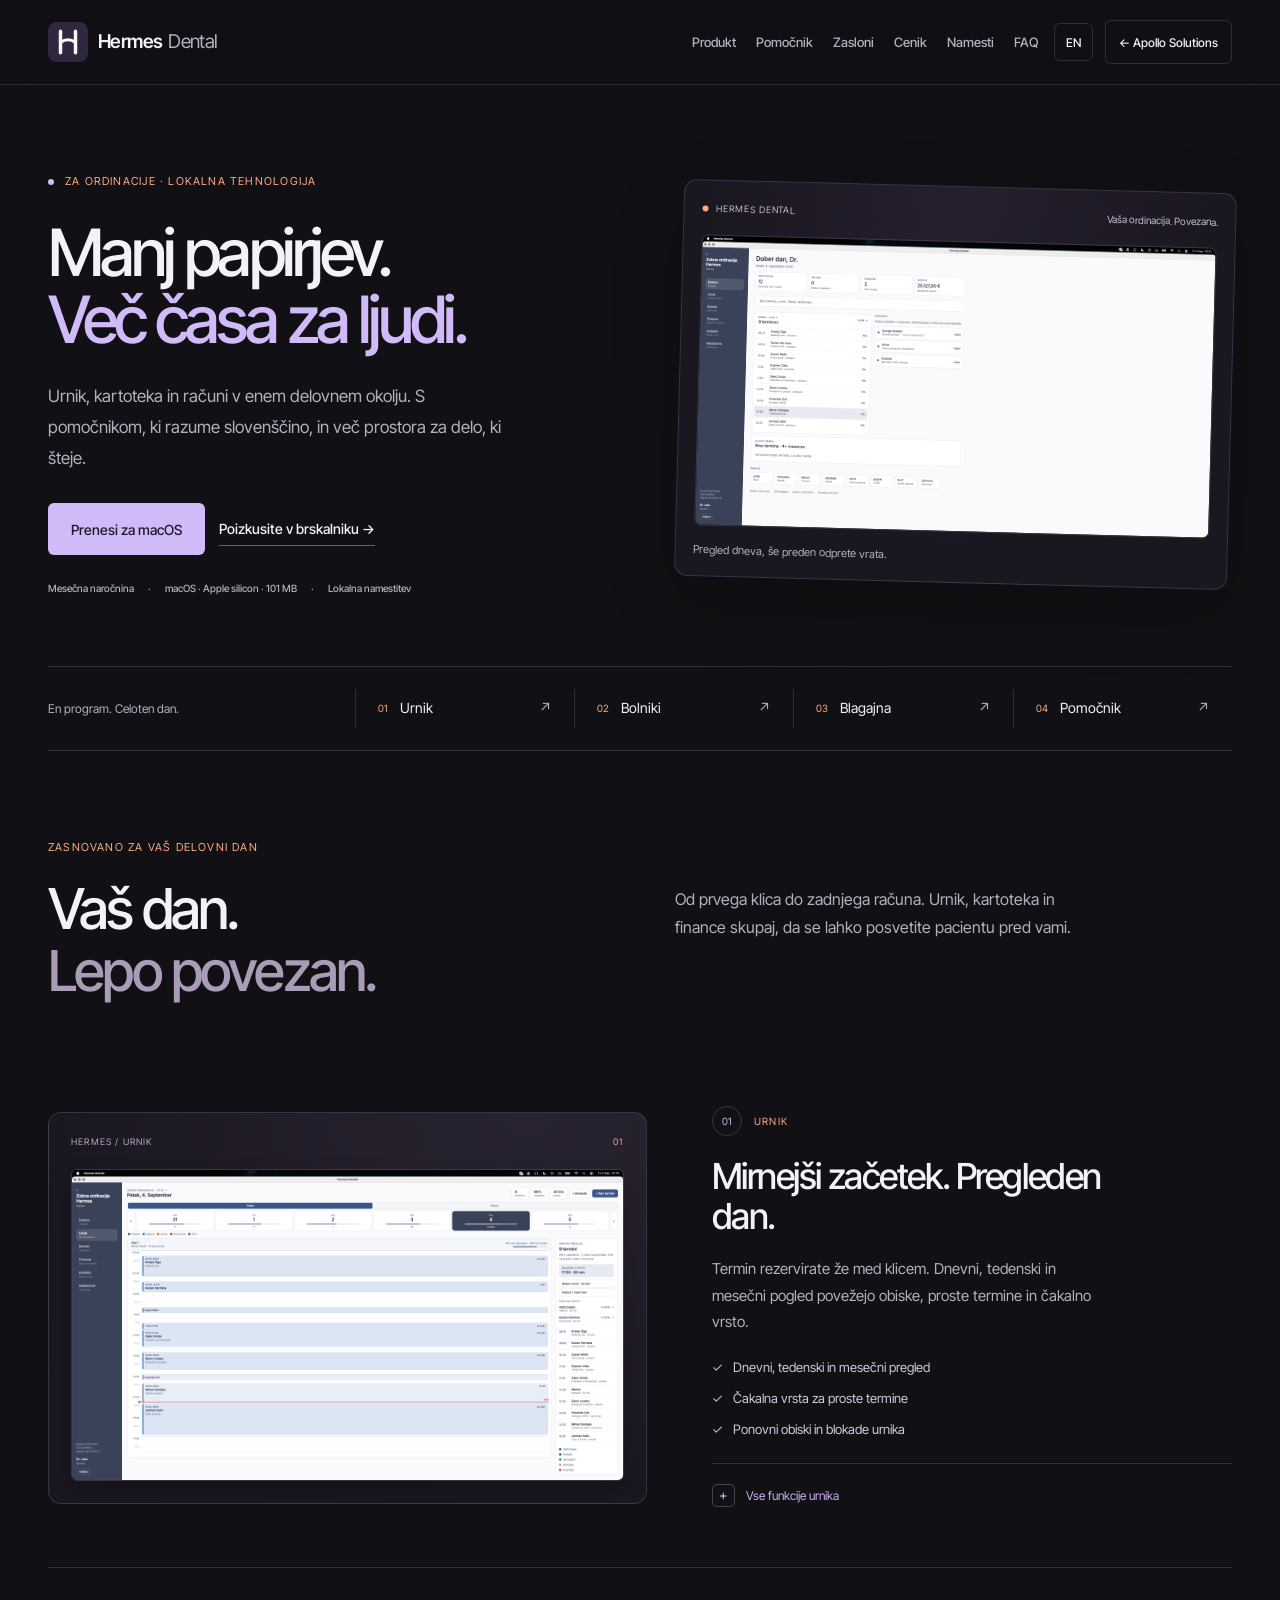
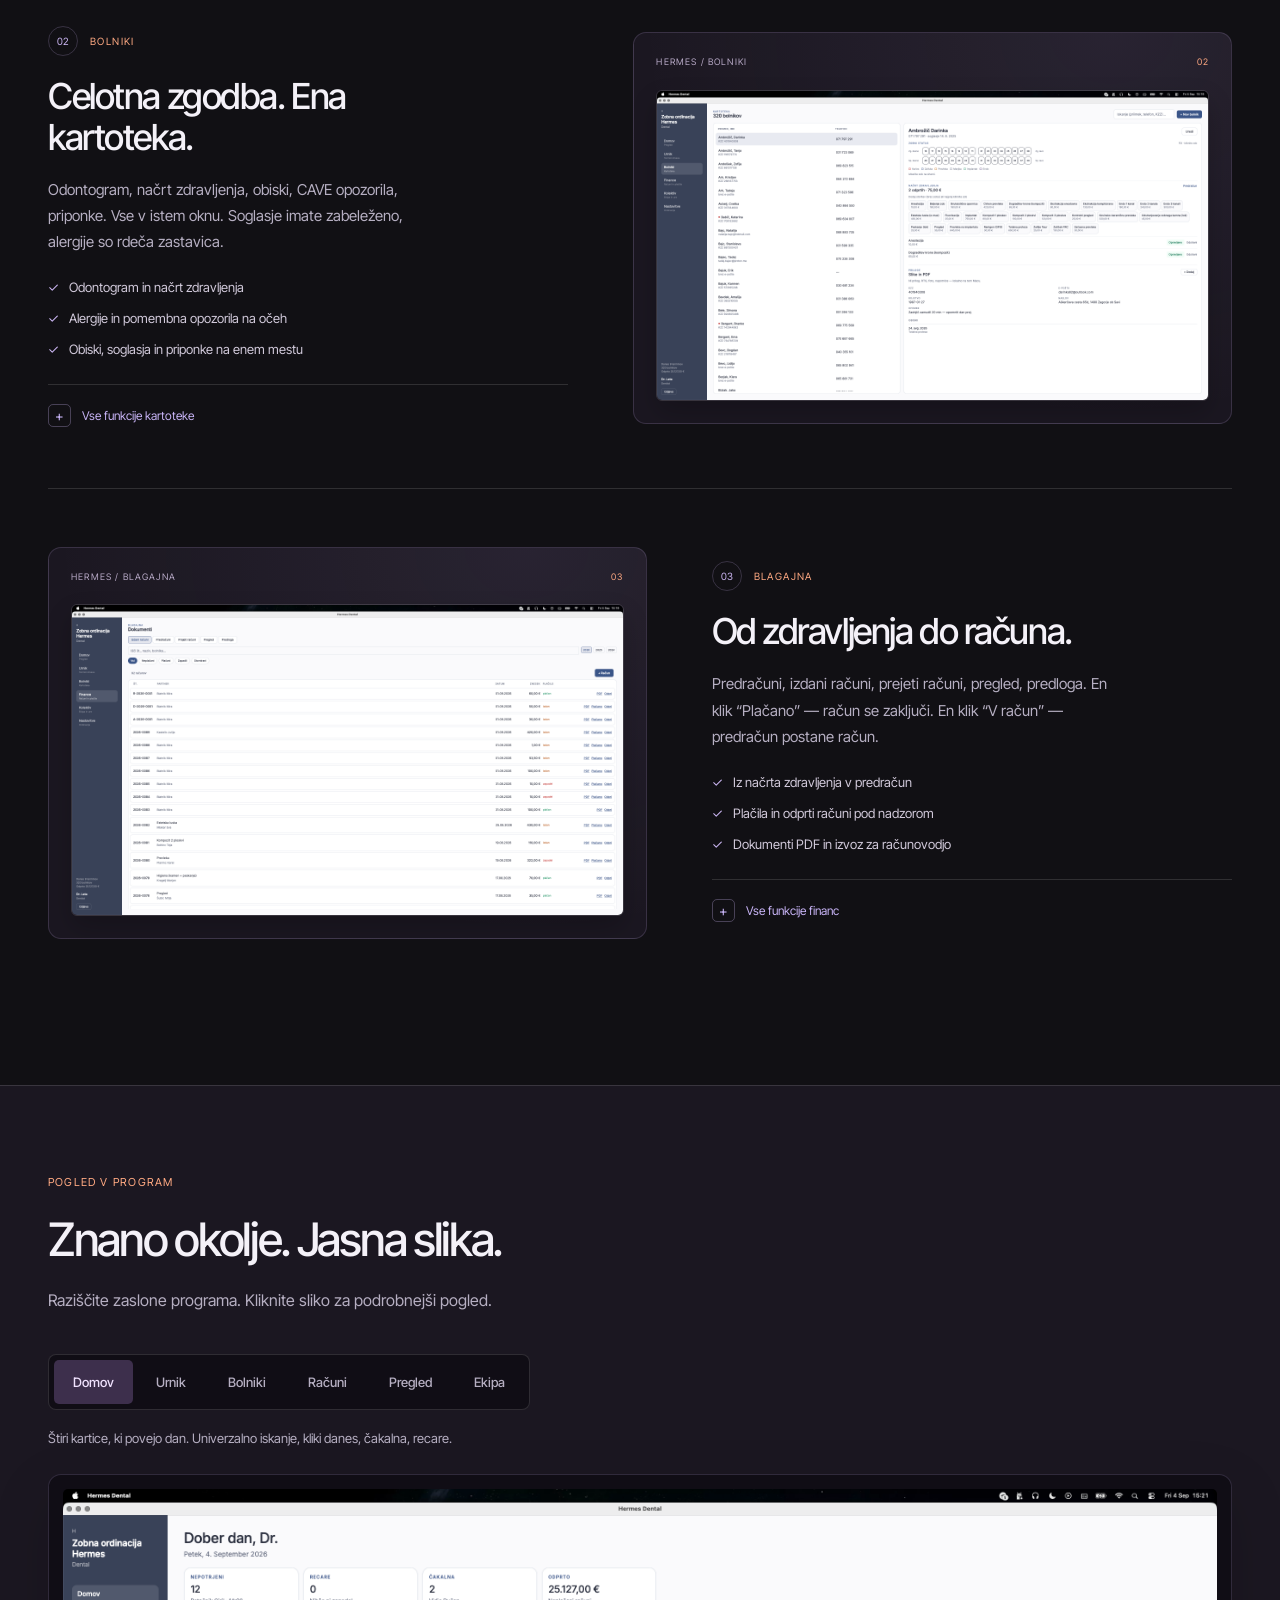
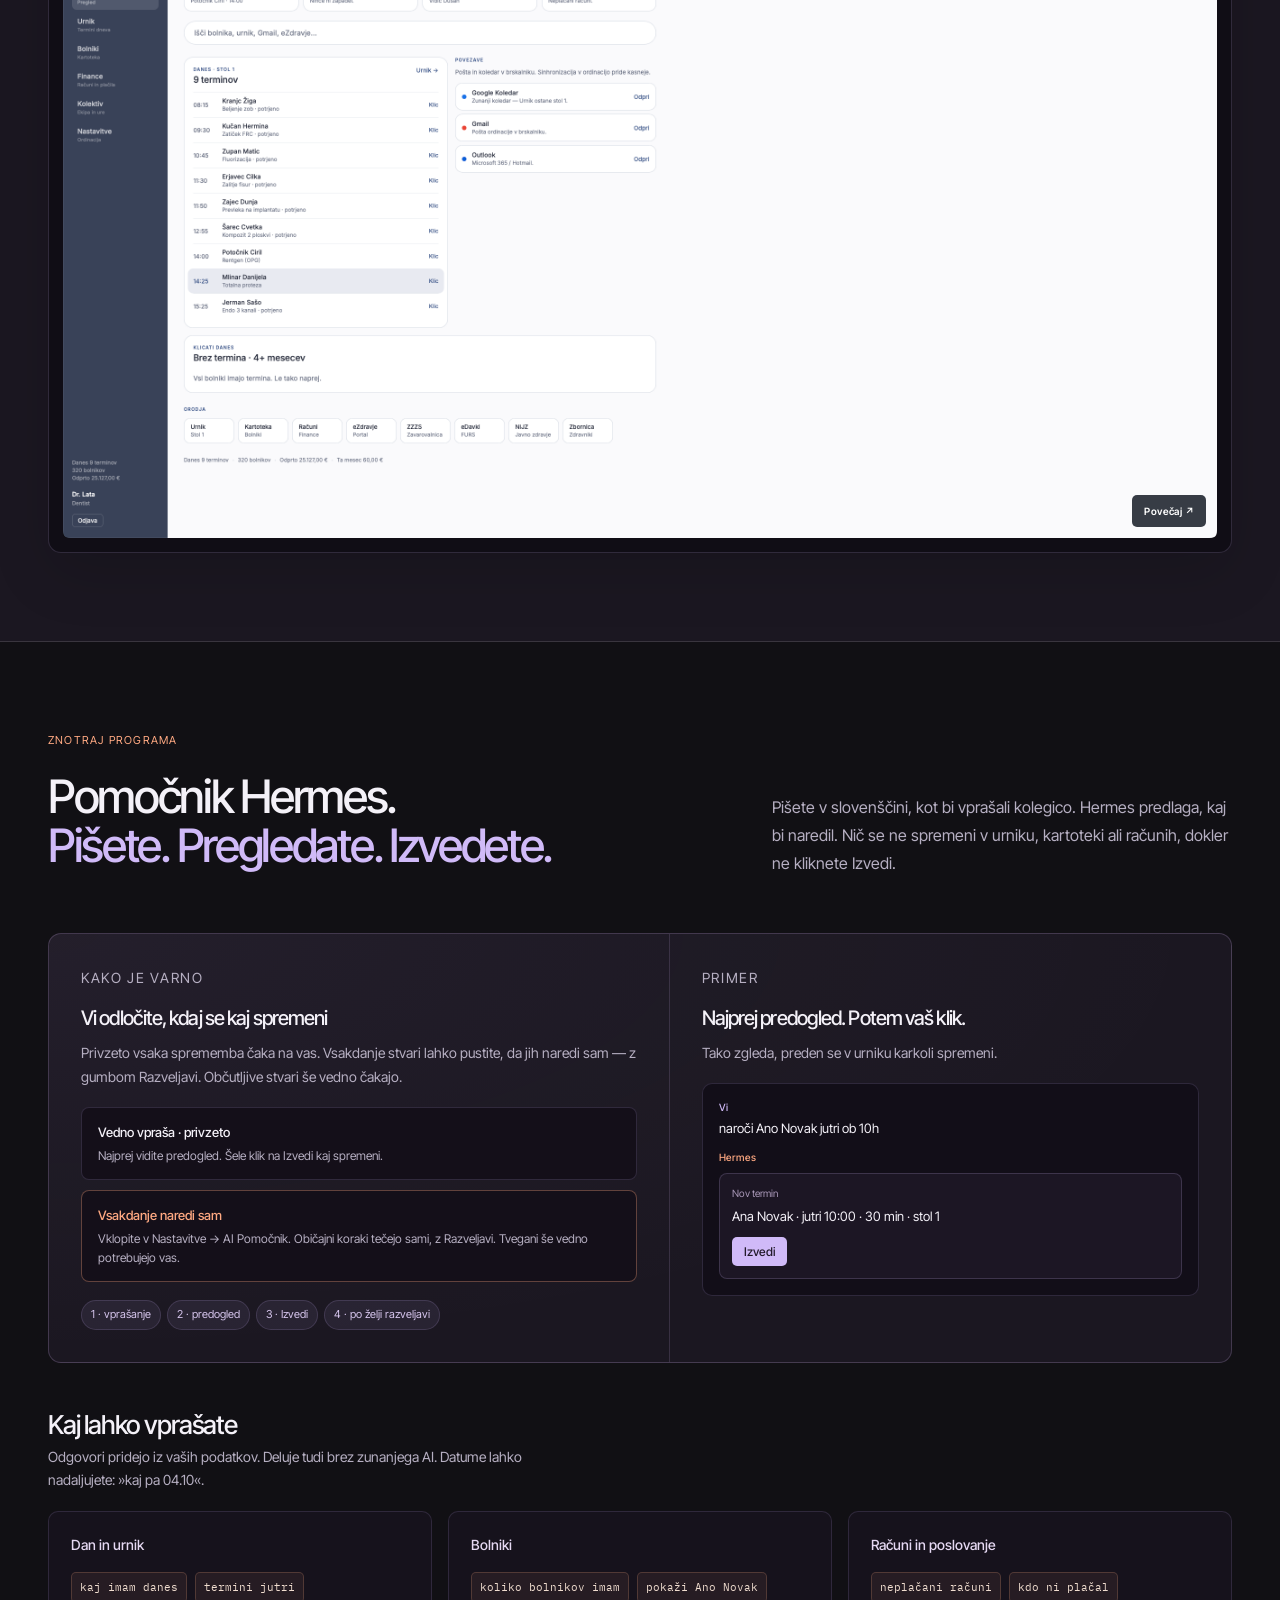
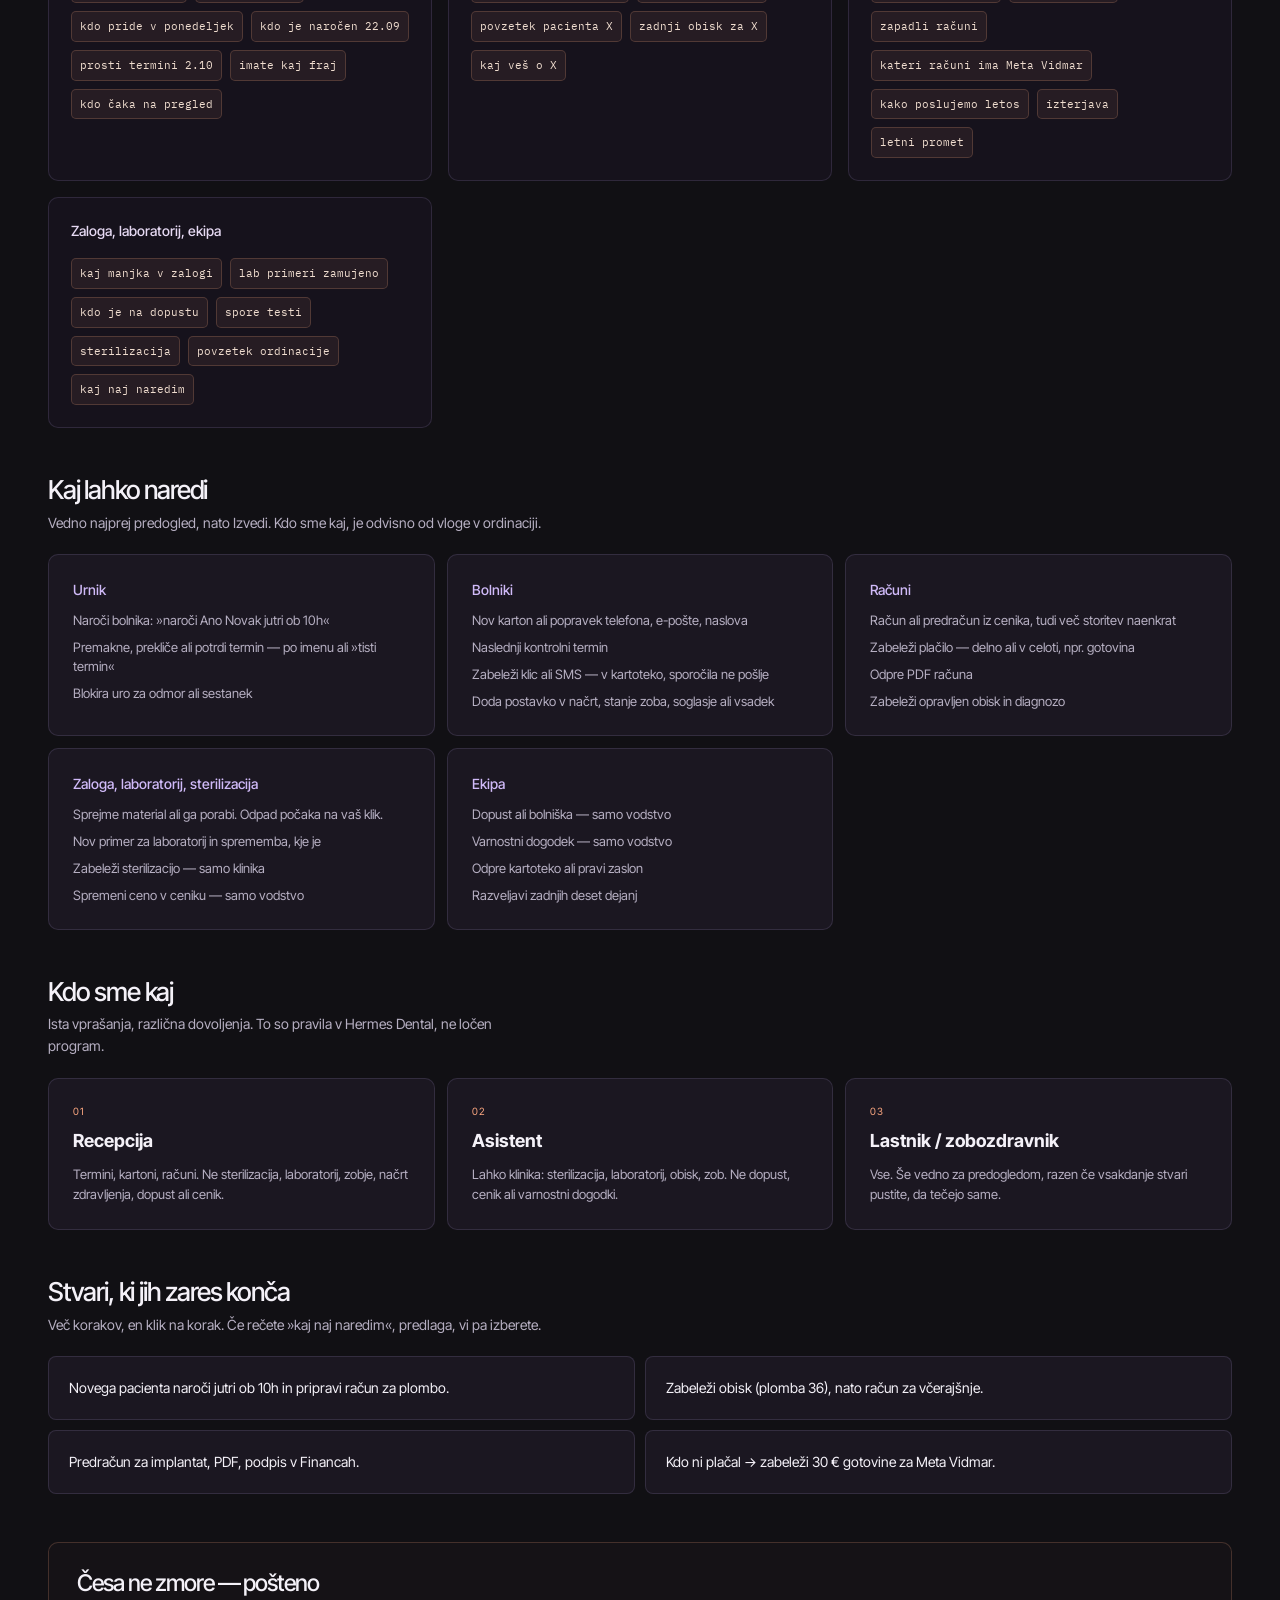
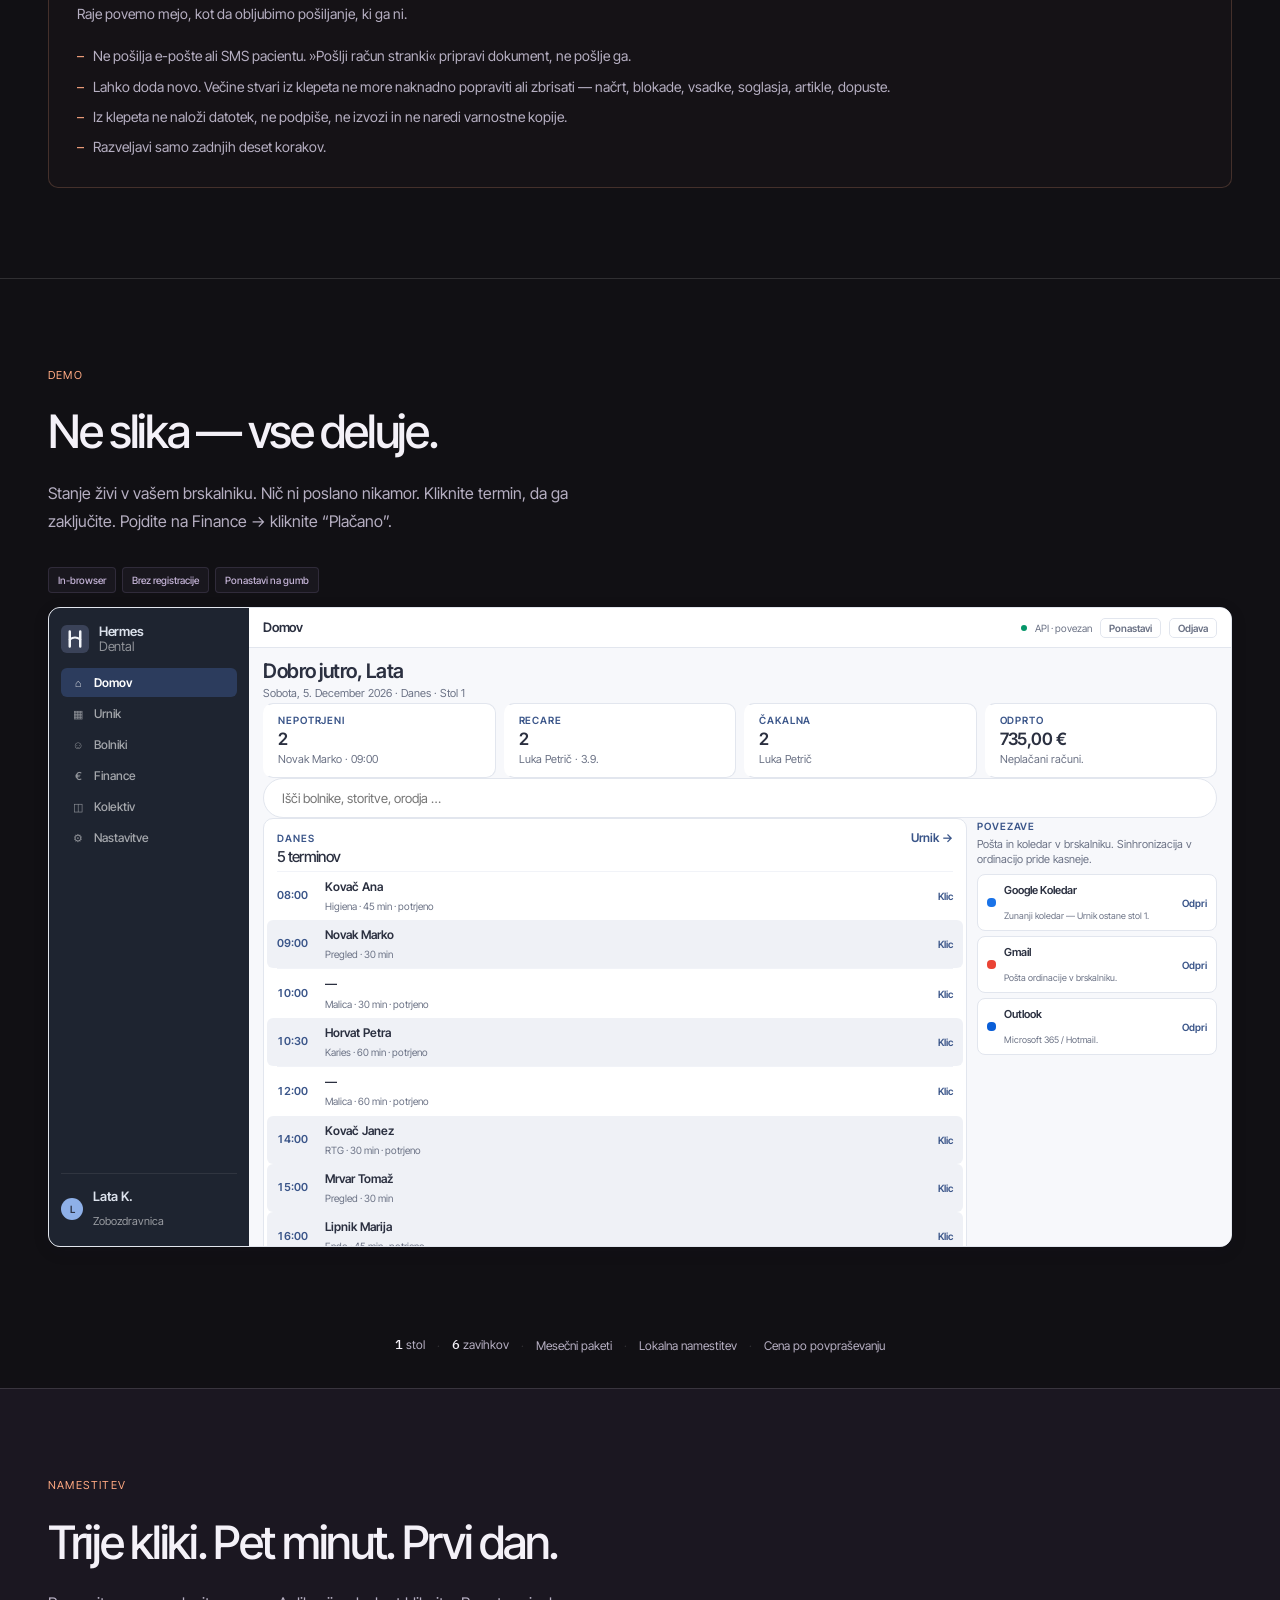
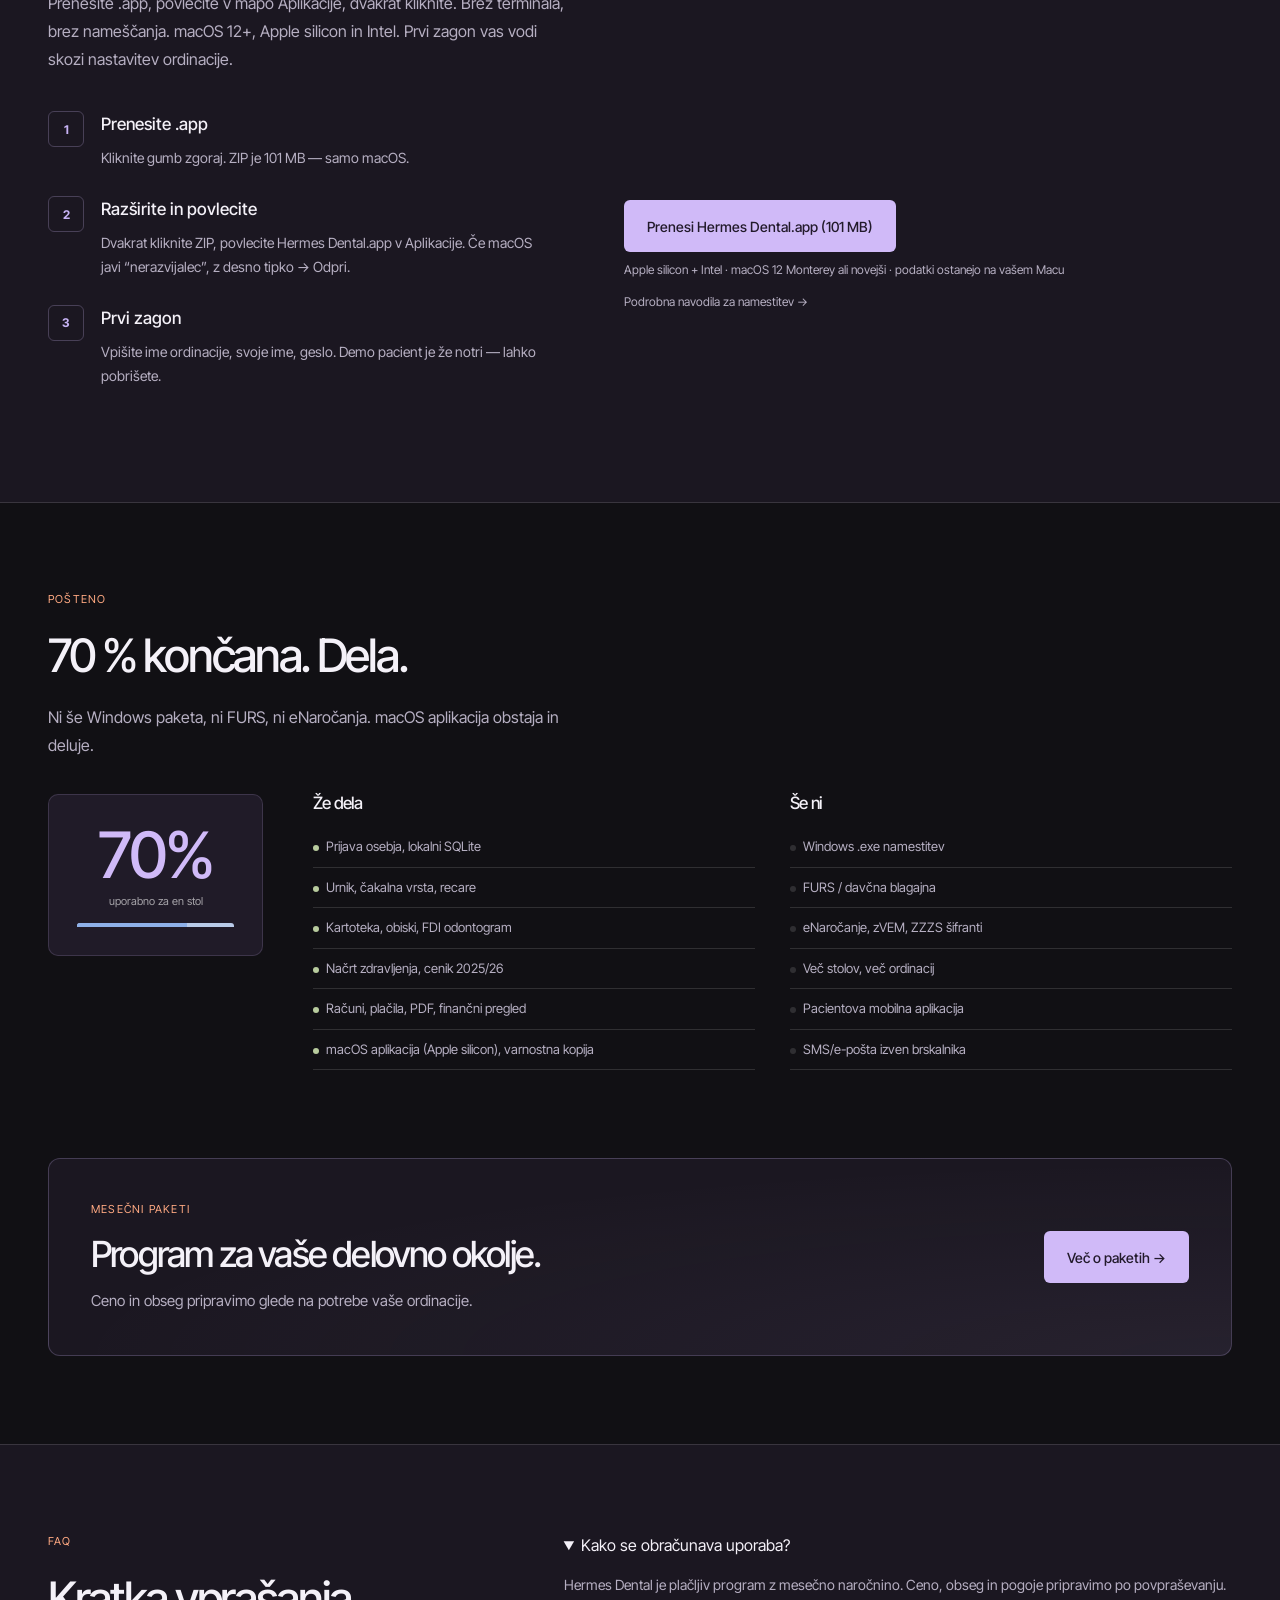
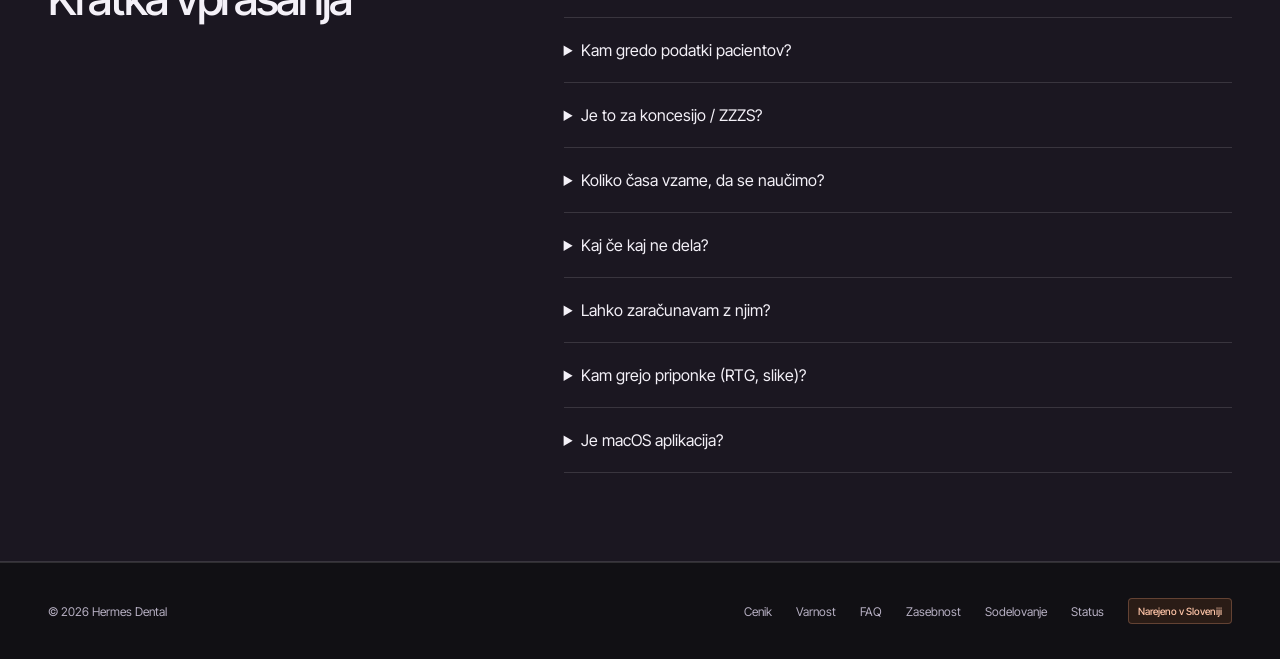
<file: apollo-solutions/hermes/index.html>
<!DOCTYPE html>
<html lang="sl">
<head>
  <meta charset="utf-8" />
  <meta name="viewport" content="width=device-width, initial-scale=1" />
  <title>Hermes Dental — program za zobno ordinacijo</title>
  <meta name="theme-color" content="#101014" />
  <meta name="description" content="Manj časa za papirje. Več časa za zobe. Urnik, kartoteka in računi na vašem Macu, s pomočnikom Hermes v slovenščini. Mesečni paketi, cena po povpraševanju." />
  <link rel="icon" href="favicon.svg" type="image/svg+xml" />
  <link rel="preconnect" href="https://fonts.googleapis.com" />
  <link rel="preconnect" href="https://fonts.gstatic.com" crossorigin />
  <link href="https://fonts.googleapis.com/css2?family=IBM+Plex+Mono:wght@400;500&family=Inter+Tight:wght@400;500;600;700&display=swap" rel="stylesheet" />
  <link rel="stylesheet" href="styles.css" />
  <link rel="stylesheet" href="landing.css" />
</head>
<body class="hermes-landing">
  <a class="skip-link" href="#top" data-i18n="landing.skip">Preskoči na vsebino</a>
  <header class="nav">
    <div class="wrap nav-inner">
      <a class="brand" href="#top">
        <svg viewBox="0 0 48 48" aria-hidden="true">
          <rect width="48" height="48" rx="10" fill="#30263d"/>
          <path d="M15 11v26M33 11v26" stroke="#F4F6FA" stroke-width="4.2" stroke-linecap="round"/>
          <path d="M15 24.5c6-4.2 12-4.2 18 0" fill="none" stroke="#F4F6FA" stroke-width="3.6" stroke-linecap="round"/>
        </svg>
        <span>Hermes <em>Dental</em></span>
      </a>
      <nav class="nav-links" id="main-nav" aria-label="Navigacija">
        <a href="#vrednost" data-i18n="nav.product">Produkt</a>
        <a href="#pomocnik" data-i18n="nav.assistant">Pomočnik</a>
        <a href="#slike" data-i18n="nav.screens">Zasloni</a>
        <a href="pricing.html" data-i18n="nav.pricing">Cenik</a>
        <a href="#namestitev" data-i18n="nav.install">Namesti</a>
        <a href="#faq">FAQ</a>
      </nav>
      <div class="nav-actions">
        <button class="lang" type="button" id="langBtn" aria-label="Language">EN</button>
        <a class="btn btn-navy" href="../" data-i18n="nav.home">← Apollo Solutions</a>
        <button class="menu-button" type="button" id="menuBtn" aria-expanded="false" aria-controls="main-nav" data-i18n="nav.menu">Meni</button>
      </div>
    </div>
  </header>

  <main id="top">
    <!-- ============ HERO ============ -->
    <section class="wrap hero">
      <div class="hero-copy">
        <p class="kicker" data-i18n="hero.kicker">Za ordinacije · lokalna tehnologija</p>
        <h1><span data-i18n="landing.title">Manj papirjev.</span><em data-i18n="landing.title2">Več časa za ljudi.</em></h1>
        <p class="lede" data-i18n="hero.lede">Urnik, kartoteka in računi v enem delovnem okolju. S pomočnikom, ki razume slovenščino, in več prostora za delo, ki šteje.</p>
        <div class="hero-actions">
          <a class="btn btn-primary btn-lg" href="https://github.com/Sobraniex/apollo-solutions/releases/download/v0.3.3/Hermes-Dental-v0.3.3.zip" download data-i18n="hero.cta1">Prenesi za macOS</a>
          <a class="btn btn-ghost btn-lg" href="#demo" data-i18n="hero.cta2">Poizkusite v brskalniku →</a>
        </div>
        <div class="meta-row">
          <span class="pill pill-green" data-i18n="hero.free">Mesečna naročnina</span>
          <span class="pill pill-amber" data-i18n="hero.wip">macOS · Apple silicon · 101 MB</span>
          <span class="pill" data-i18n="hero.self">Lokalna namestitev</span>
        </div>
      </div>
      <figure class="device-frame">
        <div class="device-top"><span><i></i> HERMES DENTAL</span><span data-i18n="landing.workspace">Vaša ordinacija. Povezana.</span></div>
        <img fetchpriority="high" width="2560" height="1440" src="images/shots/domov.png" alt="Hermes Dental — Domov: današnji termini, recare, odprti računi, čakalna vrsta" />
        <figcaption class="device-cap" data-i18n="hero.cap">Pregled dneva, še preden odprete vrata.</figcaption>
      </figure>
    </section>

    <div class="wrap product-path" aria-label="Hermes Dental">
      <span class="path-label" data-i18n="landing.path">En program. Celoten dan.</span>
      <a href="#urnik"><span>01</span><span data-i18n="va.tag">Urnik</span><i aria-hidden="true">↗</i></a>
      <a href="#kartoteka"><span>02</span><span data-i18n="vb.tag">Bolniki</span><i aria-hidden="true">↗</i></a>
      <a href="#racuni"><span>03</span><span data-i18n="vc.tag">Blagajna</span><i aria-hidden="true">↗</i></a>
      <a href="#pomocnik"><span>04</span><span data-i18n="nav.assistant">Pomočnik</span><i aria-hidden="true">↗</i></a>
    </div>

    <!-- ============ VREDNOST — three deep rows ============ -->
    <section class="band" id="vrednost">
      <div class="wrap">
        <p class="kicker" data-i18n="val.kicker">Zasnovano za vaš delovni dan</p>
        <div class="section-heading">
          <h2><span data-i18n="landing.value1">Vaš dan.</span><em data-i18n="landing.value2">Lepo povezan.</em></h2>
          <p class="sub" data-i18n="val.sub">Od prvega klica do zadnjega računa. Urnik, kartoteka in finance skupaj, da se lahko posvetite pacientu pred vami.</p>
        </div>

        <!-- A: Urnik -->
        <div class="value-row" id="urnik">
          <figure class="vr-media">
            <div class="media-label"><span>HERMES / <span data-i18n="va.tag">Urnik</span></span><span>01</span></div>
            <img src="images/shots/urnik.png" alt="Urnik — Stol 1, cel dan" loading="lazy" />
          </figure>
          <div class="vr-body">
            <div class="vr-tag"><span class="feature-number">01</span><span data-i18n="va.tag">Urnik</span></div>
            <h3 data-i18n="va.t">Mirnejši začetek. Pregleden dan.</h3>
            <p class="vr-sub" data-i18n="va.p">Termin rezervirate že med klicem. Dnevni, tedenski in mesečni pogled povežejo obiske, proste termine in čakalno vrsto.</p>
            <ul class="drawer-bullets" data-i18n-group="va">
              <li data-i18n="landing.va.1">Dnevni, tedenski in mesečni pregled</li>
              <li data-i18n="landing.va.2">Čakalna vrsta za proste termine</li>
              <li data-i18n="landing.va.3">Ponovni obiski in blokade urnika</li>
            </ul>
            <details class="drawer">
              <summary><span class="expand-icon" aria-hidden="true">+</span><span data-i18n="va.more">Vse funkcije urnika</span></summary>
              <div class="drawer-body">
                <ul class="drawer-bullets"><li>15-minutni korak 08–18 · Teden / Mesec z zasedenostjo</li><li>Čakalna vrsta — en klik zapolni odpovedan termin</li><li>Recare: po zaključku predlaga naslednji termin (7 / 14 / 182 dni)</li><li>Blokade — malica, dopust, nujni buffer, prazniki</li><li>Slovenski prazniki, now-line, detekcija prekrivanj</li><li>Opomniki: e-pošta · SMS · WhatsApp</li></ul>
                <p><strong data-i18n="va.d1.t">Vsak termin:</strong> ime, trajalnost, status, potrjen/ne, barva po tipu obiska — Pregled, Higiena, Karies, Ekstrakcija, RTG.</p>
                <p><strong data-i18n="va.d2.t">Preklici:</strong> ko nekdo odpove, sistem ponudi isti slot prvemu v čakalni vrsti. Ni več "nismo videli prostega mesta".</p>
                <p><strong data-i18n="va.d3.t">Recare:</strong> po zaključenem obisku sistem priporoči ponovni termin glede na tip obiska. Vam pove kdaj poklicati bolniha.</p>
                <p><strong data-i18n="va.d4.t">Kopiraj cel teden:</strong> ponedeljek–nedeljo kopirate z enim klikom. Ena sezona, ena ura dela.</p>
              </div>
            </details>
          </div>
        </div>

        <!-- B: Bolniki -->
        <div class="value-row rev" id="kartoteka">
          <figure class="vr-media">
            <div class="media-label"><span>HERMES / <span data-i18n="vb.tag">Bolniki</span></span><span>02</span></div>
            <img src="images/shots/bolniki.png" alt="Bolniki — kartoteka + odontogram + načrt" loading="lazy" />
          </figure>
          <div class="vr-body">
            <div class="vr-tag"><span class="feature-number">02</span><span data-i18n="vb.tag">Bolniki</span></div>
            <h3 data-i18n="vb.t">Celotna zgodba. Ena kartoteka.</h3>
            <p class="vr-sub" data-i18n="vb.p">Odontogram, načrt zdravljenja, obiski, CAVE opozorila, priponke. Vse v istem oknu. Soglasje imate zabeleženo, alergije so rdeča zastavica.</p>
            <ul class="drawer-bullets" data-i18n-group="vb">
              <li data-i18n="landing.vb.1">Odontogram in načrt zdravljenja</li>
              <li data-i18n="landing.vb.2">Alergije in pomembna opozorila na očeh</li>
              <li data-i18n="landing.vb.3">Obiski, soglasja in priponke na enem mestu</li>
            </ul>
            <details class="drawer">
              <summary><span class="expand-icon" aria-hidden="true">+</span><span data-i18n="vb.more">Vse funkcije kartoteke</span></summary>
              <div class="drawer-body">
                <ul class="drawer-bullets"><li>Slovensko abecedno urejanje · iskanje po priimku / telefonu / KZZ</li><li>FDI odontogram — kliknite zob, izberite stanje, povežite s storitvijo</li><li>CAVE banner v glavi kartona (alergije, opombe)</li><li>Soglasje za zdravljenje — v časovnem žigu</li><li>Priponke: RTG, fotografije, napotnice — na vašem disku</li></ul>
                <p><strong data-i18n="vb.d1.t">Urejanje kartona:</strong> ime · priimek · telefon · email · KZZ · rojstvo · naslov · CAVE · soglasje · opombe — v eni formi, brez prehajanja med zavihki.</p>
                <p><strong data-i18n="vb.d2.t">Odontogram:</strong> 7 stanj (zdrav/karies/zalivka/prevleka/manjka/implantat/endo), FDI oznake, modra pika za načrtovan.</p>
                <p><strong data-i18n="vb.d3.t">Načrt zdravljenja:</strong> storitev × zob × cena. Statusi: odprto → opravljeno → preklicano. En klik → predračun.</p>
                <p><strong data-i18n="vb.d4.t">Datoteke:</strong> RTG, fotografije, PDF napotnice. Nič se ne prenaša nikamor, vse je na vašem disku.</p>
              </div>
            </details>
          </div>
        </div>

        <!-- C: Finance -->
        <div class="value-row" id="racuni">
          <figure class="vr-media">
            <div class="media-label"><span>HERMES / <span data-i18n="vc.tag">Blagajna</span></span><span>03</span></div>
            <img src="images/shots/finance-izdani.png" alt="Izdani računi — tabela s statusi in akcijami" loading="lazy" />
          </figure>
          <div class="vr-body">
            <div class="vr-tag"><span class="feature-number">03</span><span data-i18n="vc.tag">Blagajna</span></div>
            <h3 data-i18n="vc.t">Od zdravljenja do računa.</h3>
            <p class="vr-sub" data-i18n="vc.p">Predračuni, izdani računi, prejeti računi, pregled, predloga. En klik "Plačano" — račun se zaključi. En klik "V račun" — predračun postane račun.</p>
            <ul class="drawer-bullets" data-i18n-group="vc">
              <li data-i18n="landing.vc.1">Iz načrta zdravljenja v predračun</li>
              <li data-i18n="landing.vc.2">Plačila in odprti računi pod nadzorom</li>
              <li data-i18n="landing.vc.3">Dokumenti PDF in izvoz za računovodjo</li>
            </ul>
            <details class="drawer">
              <summary><span class="expand-icon" aria-hidden="true">+</span><span data-i18n="vc.more">Vse funkcije financ</span></summary>
              <div class="drawer-body">
                <ul class="drawer-bullets"><li>Večjezični PDF (SL · EN · DE) · reverse-charge stikalo (76.a člen)</li><li>8 KPI-jev: izdano · plačano · zapadlo · popusti · storno · predračuni</li><li>Pregled: prihodki po mesecih, načini plačila, naj storitve, naj bolniki</li><li>Prejeti računi: drag&drop, dobavitelji, avtomatsko izpolnjevanje</li><li>Predloga PDF: logo, barvni poudarek, pisave, legal, FURS</li><li>CSV izvoz za računovodjo po letu</li></ul>
                <p><strong data-i18n="vc.d1.t">Načrt → predračun:</strong> zakažete postavko po postavko iz načrta zdravljenja, vsaka dobi FDI oznako ("storitev · zob 36"). Predračun je pripravljen.</p>
                <p><strong data-i18n="vc.d2.t">Plačilo:</strong> "Plačano" postane gumb. Zapise se v bazi in v pregledu. Delna plačila so podprta.</p>
                <p><strong data-i18n="vc.d3.t">FURS ko pride:</strong> račun je pripravljen kot PDF in CSV. Ko FURS fiscalization pride, se bo priklopilo.</p>
                <p><strong data-i18n="vc.d4.t">Predloga:</strong> svoj logo, svojo barvo, svoj podpis. Live PDF predogled. Vklopite FURS opombo ali jo skrijete.</p>
              </div>
            </details>
          </div>
        </div>
      </div>
    </section>

    <!-- ============ GALLERY — tabbed showcase ============ -->
    <section class="band band-muted" id="slike">
      <div class="wrap">
        <p class="kicker" data-i18n="img.kicker">Pogled v program</p>
        <h2 data-i18n="img.title">Znano okolje. Jasna slika.</h2>
        <p class="sub" data-i18n="img.sub">Raziščite zaslone programa. Kliknite sliko za podrobnejši pogled.</p>

        <div class="gallery-tabs" id="galleryTabs" role="tablist">
          <button class="gtab on" data-tab="domov" role="tab" aria-selected="true" data-i18n="g.domov">Domov</button>
          <button class="gtab" data-tab="urnik" role="tab" aria-selected="false" data-i18n="g.urnik">Urnik</button>
          <button class="gtab" data-tab="bolniki" role="tab" aria-selected="false" data-i18n="g.bolniki">Bolniki</button>
          <button class="gtab" data-tab="finance-izdani" role="tab" aria-selected="false" data-i18n="g.bills">Računi</button>
          <button class="gtab" data-tab="finance-pregled" role="tab" aria-selected="false" data-i18n="g.overview">Pregled</button>
          <button class="gtab" data-tab="kolektiv" role="tab" aria-selected="false" data-i18n="g.kolektiv">Ekipa</button>
        </div>

        <p class="gallery-caption" id="galleryCaption" data-i18n="cap.domov">Štiri kartice, ki povejo dan. Univerzalno iskanje, kliki danes, čakalna, recare.</p>

        <div class="gallery-frame-wrap">
          <div class="gallery-frame" id="galleryFrame" role="button" tabindex="0" aria-label="Odpri galerijo v polno velikost">
            <img id="galleryImg" src="images/shots/domov.png" alt="Hermes Dental — screenshot" />
          </div>
        </div>
      </div>
    </section>

    <!-- ============ LIGHTBOX ============ -->
    <div class="lightbox" id="lightbox" aria-hidden="true">
      <button class="lightbox-close" aria-label="Zapri">×</button>
      <div class="lightbox-frame">
        <img id="lightboxImg" src="images/shots/domov.png" alt="" />
      </div>
      <p class="lightbox-caption" id="lightboxCap"></p>
    </div>

    <section class="assistant-section wrap" id="pomocnik" aria-labelledby="assistant-title">
      <div class="assistant-heading">
        <div>
          <p class="kicker" data-i18n="as.kicker">Znotraj programa</p>
          <h2 id="assistant-title"><span data-i18n="as.title">Pomočnik Hermes.</span><br/><em data-i18n="as.title2">Pišete. Pregledate. Izvedete.</em></h2>
        </div>
        <p class="assistant-intro" data-i18n="as.intro">Pišete v slovenščini, kot bi vprašali kolegico. Hermes predlaga, kaj bi naredil. Nič se ne spremeni v urniku, kartoteki ali računih, dokler ne kliknete Izvedi.</p>
      </div>

      <div class="assistant-board">
        <div class="safety-panel">
          <p class="panel-kicker" data-i18n="as.safety">Kako je varno</p>
          <h3 data-i18n="as.modes">Vi odločite, kdaj se kaj spremeni</h3>
          <p data-i18n="as.modesP">Privzeto vsaka sprememba čaka na vas. Vsakdanje stvari lahko pustite, da jih naredi sam — z gumbom Razveljavi. Občutljive stvari še vedno čakajo.</p>
          <div class="mode-pair">
            <div class="mode-card">
              <strong data-i18n="as.off">Vedno vpraša · privzeto</strong>
              <span data-i18n="as.offP">Najprej vidite predogled. Šele klik na Izvedi kaj spremeni.</span>
            </div>
            <div class="mode-card on">
              <strong data-i18n="as.on">Vsakdanje naredi sam</strong>
              <span data-i18n="as.onP">Vklopite v Nastavitve → AI Pomočnik. Običajni koraki tečejo sami, z Razveljavi. Tvegani še vedno potrebujejo vas.</span>
            </div>
          </div>
          <div class="pipeline" aria-hidden="true">
            <i data-i18n="as.p1">1 · vprašanje</i>
            <i data-i18n="as.p2">2 · predogled</i>
            <i data-i18n="as.p3">3 · Izvedi</i>
            <i data-i18n="as.p4">4 · po želji razveljavi</i>
          </div>
        </div>
        <div class="preview-panel">
          <p class="panel-kicker" data-i18n="as.example">Primer</p>
          <h3 data-i18n="as.exTitle">Najprej predogled. Potem vaš klik.</h3>
          <p data-i18n="as.exP">Tako zgleda, preden se v urniku karkoli spremeni.</p>
          <div class="chat-mock">
            <div class="chat-line you"><b data-i18n="as.you">Vi</b><span>naroči Ano Novak jutri ob 10h</span></div>
            <div class="chat-line"><b>Hermes</b>
              <div class="proposal">
                <small data-i18n="as.propKind">Nov termin</small>
                <p data-i18n="as.prop">Ana Novak · jutri 10:00 · 30 min · stol 1</p>
                <button type="button" class="izvedi" tabindex="-1">Izvedi</button>
              </div>
            </div>
          </div>
        </div>
      </div>

      <div class="ask-block">
        <h3 data-i18n="as.reads">Kaj lahko vprašate</h3>
        <p data-i18n="as.readsP">Odgovori pridejo iz vaših podatkov. Deluje tudi brez zunanjega AI. Datume lahko nadaljujete: »kaj pa 04.10«.</p>
        <div class="ask-groups">
          <div class="ask-group"><strong data-i18n="as.g.day">Dan in urnik</strong><div class="chips"><code>kaj imam danes</code><code>termini jutri</code><code>kdo pride v ponedeljek</code><code>kdo je naročen 22.09</code><code>prosti termini 2.10</code><code>imate kaj fraj</code><code>kdo čaka na pregled</code></div></div>
          <div class="ask-group"><strong data-i18n="as.g.pat">Bolniki</strong><div class="chips"><code>koliko bolnikov imam</code><code>pokaži Ano Novak</code><code>povzetek pacienta X</code><code>zadnji obisk za X</code><code>kaj veš o X</code></div></div>
          <div class="ask-group"><strong data-i18n="as.g.money">Računi in poslovanje</strong><div class="chips"><code>neplačani računi</code><code>kdo ni plačal</code><code>zapadli računi</code><code>kateri računi ima Meta Vidmar</code><code>kako poslujemo letos</code><code>izterjava</code><code>letni promet</code></div></div>
          <div class="ask-group"><strong data-i18n="as.g.ops">Zaloga, lab, ekipa</strong><div class="chips"><code>kaj manjka v zalogi</code><code>lab primeri zamujeno</code><code>kdo je na dopustu</code><code>spore testi</code><code>sterilizacija</code><code>povzetek ordinacije</code><code>kaj naj naredim</code></div></div>
        </div>
      </div>

      <div class="write-block">
        <h3 data-i18n="as.writes">Kaj lahko naredi</h3>
        <p data-i18n="as.writesP">Vedno najprej predogled, nato Izvedi. Kdo sme kaj, je odvisno od vloge v ordinaciji.</p>
        <div class="write-grid">
          <div class="write-col"><h4 data-i18n="as.w.sched">Urnik</h4><ul>
            <li data-i18n="as.w.s1">Naroči bolnika: »naroči Ano Novak jutri ob 10h«</li>
            <li data-i18n="as.w.s2">Premakne, prekliče ali potrdi termin — po imenu ali »tisti termin«</li>
            <li data-i18n="as.w.s3">Blokira uro za odmor ali sestanek</li>
          </ul></div>
          <div class="write-col"><h4 data-i18n="as.w.pat">Bolniki</h4><ul>
            <li data-i18n="as.w.p1">Nov karton ali popravek telefona, e-pošte, naslova</li>
            <li data-i18n="as.w.p2">Naslednji kontrolni termin</li>
            <li data-i18n="as.w.p3">Zabeleži klic ali SMS — v kartoteko, sporočila ne pošlje</li>
            <li data-i18n="as.w.p4">Doda postavko v načrt, stanje zoba, soglasje ali vsadek</li>
          </ul></div>
          <div class="write-col"><h4 data-i18n="as.w.bill">Računi</h4><ul>
            <li data-i18n="as.w.b1">Račun ali predračun iz cenika, tudi več storitev naenkrat</li>
            <li data-i18n="as.w.b2">Zabeleži plačilo — delno ali v celoti, npr. gotovina</li>
            <li data-i18n="as.w.b3">Odpre PDF računa</li>
            <li data-i18n="as.w.b4">Zabeleži opravljen obisk in diagnozo</li>
          </ul></div>
          <div class="write-col"><h4 data-i18n="as.w.ops">Zaloga, laboratorij, sterilizacija</h4><ul>
            <li data-i18n="as.w.o1">Sprejme material ali ga porabi. Odpad počaka na vaš klik.</li>
            <li data-i18n="as.w.o2">Nov primer za laboratorij in sprememba, kje je</li>
            <li data-i18n="as.w.o3">Zabeleži sterilizacijo — samo klinika</li>
            <li data-i18n="as.w.o4">Spremeni ceno v ceniku — samo vodstvo</li>
          </ul></div>
          <div class="write-col"><h4 data-i18n="as.w.team">Ekipa</h4><ul>
            <li data-i18n="as.w.t1">Dopust ali bolniška — samo vodstvo</li>
            <li data-i18n="as.w.t2">Varnostni dogodek — samo vodstvo</li>
            <li data-i18n="as.w.t3">Odpre kartoteko ali pravi zaslon</li>
            <li data-i18n="as.w.t4">Razveljavi zadnjih deset dejanj</li>
          </ul></div>
        </div>
      </div>

      <div class="role-block">
        <h3 data-i18n="as.roles">Kdo sme kaj</h3>
        <p data-i18n="as.rolesP">Ista vprašanja, različna dovoljenja. To so pravila v Hermes Dental, ne ločen program.</p>
        <div class="role-grid">
          <article class="role-card"><span>01</span><h4 data-i18n="as.r1">Recepcija</h4><p data-i18n="as.r1p">Termini, kartoni, računi. Ne sterilizacija, laboratorij, zobje, načrt zdravljenja, dopust ali cenik.</p></article>
          <article class="role-card"><span>02</span><h4 data-i18n="as.r2">Asistent</h4><p data-i18n="as.r2p">Lahko klinika: sterilizacija, laboratorij, obisk, zob. Ne dopust, cenik ali varnostni dogodki.</p></article>
          <article class="role-card"><span>03</span><h4 data-i18n="as.r3">Lastnik / zobozdravnik</h4><p data-i18n="as.r3p">Vse. Še vedno za predogledom, razen če vsakdanje stvari pustite, da tečejo same.</p></article>
        </div>
      </div>

      <div class="flow-block">
        <h3 data-i18n="as.flow">Stvari, ki jih zares konča</h3>
        <p data-i18n="as.flowP">Več korakov, en klik na korak. Če rečete »kaj naj naredim«, predlaga, vi pa izberete.</p>
        <ul class="flow-list">
          <li data-i18n="as.f1">Novega pacienta naroči jutri ob 10h in pripravi račun za plombo.</li>
          <li data-i18n="as.f2">Zabeleži obisk (plomba 36), nato račun za včerajšnje.</li>
          <li data-i18n="as.f3">Predračun za implantat, PDF, podpis v Financah.</li>
          <li data-i18n="as.f4">Kdo ni plačal → zabeleži 30 € gotovine za Meta Vidmar.</li>
        </ul>
      </div>

      <div class="gap-block">
        <h3 data-i18n="as.gap">Česa ne zmore — pošteno</h3>
        <p data-i18n="as.gapP">Raje povemo mejo, kot da obljubimo pošiljanje, ki ga ni.</p>
        <ul>
          <li data-i18n="as.g1">Ne pošilja e-pošte ali SMS pacientu. »Pošlji račun stranki« pripravi dokument, ne pošlje ga.</li>
          <li data-i18n="as.g2">Lahko doda novo. Večine stvari iz klepeta ne more naknadno popraviti ali zbrisati — načrt, blokade, vsadke, soglasja, artikle, dopuste.</li>
          <li data-i18n="as.g3">Iz klepeta ne naloži datotek, ne podpiše, ne izvozi in ne naredi varnostne kopije.</li>
          <li data-i18n="as.g4">Razveljavi samo zadnjih deset korakov.</li>
        </ul>
      </div>
    </section>

    <!-- ============ DEMO ============ -->
    <section class="band" id="demo">
      <div class="wrap">
        <p class="kicker" data-i18n="dm.kicker">Demo</p>
        <h2 data-i18n="dm.title">Ne slika — vse deluje.</h2>
        <p class="sub" data-i18n="dm.sub">Stanje živi v vašem brskalniku. Nič ni poslano nikamor. Kliknite termin, da ga zaključite. Pojdite na Finance → kliknite "Plačano".</p>
        <div class="demo-badges">
          <span class="pill">In-browser</span>
          <span class="pill">Brez registracije</span>
          <span class="pill">Ponastavi na gumb</span>
        </div>

        <div class="demo-app" id="demoApp">
          <aside class="demo-side">
            <div class="demo-brand">
              <svg viewBox="0 0 48 48" aria-hidden="true"><rect width="48" height="48" rx="10" fill="#3A4258"/><path d="M15 11v26M33 11v26" stroke="#F4F6FA" stroke-width="4.2" stroke-linecap="round"/><path d="M15 24.5c6-4.2 12-4.2 18 0" fill="none" stroke="#F4F6FA" stroke-width="3.6" stroke-linecap="round"/></svg>
              <span>Hermes<br/><em>Dental</em></span>
            </div>
            <nav class="demo-nav">
              <button class="dtab active" data-tab="domov"><span class="side-icon">⌂</span><span data-i18n="nav.domov">Domov</span></button>
              <button class="dtab" data-tab="urnik"><span class="side-icon">▦</span><span data-i18n="nav.urnik">Urnik</span></button>
              <button class="dtab" data-tab="bolniki"><span class="side-icon">☺</span><span data-i18n="nav.bolniki">Bolniki</span></button>
              <button class="dtab" data-tab="finance"><span class="side-icon">€</span><span data-i18n="nav.finance">Finance</span></button>
              <button class="dtab" data-tab="kolektiv"><span class="side-icon">◫</span><span data-i18n="nav.kolektiv">Kolektiv</span></button>
              <button class="dtab" data-tab="nastavitve"><span class="side-icon">⚙</span><span data-i18n="nav.nastavitve">Nastavitve</span></button>
            </nav>
            <div class="demo-user">
              <div class="avatar">L</div>
              <div><b id="duName">Lata K.</b><span data-i18n="side.role">Zobozdravnica</span></div>
            </div>
          </aside>
          <main class="demo-main">
            <header class="demo-topbar">
              <div class="demo-title" id="dTitle">Domov</div>
              <div class="demo-status">
                <span class="online-dot" id="onlineDot"></span>
                <span id="onlineText">API · povezan</span>
                <button id="resetBtn" class="demo-reset" data-i18n="dm.reset">Ponastavi</button>
                <button id="logoutBtn" class="demo-logout" data-i18n="dm.logout">Odjava</button>
              </div>
            </header>
            <div class="demo-pane" id="demoPane"></div>
            <div class="demo-toast" id="demoToast" aria-live="polite"></div>
          </main>
        </div>
      </div>
    </section>

    <!-- ============ STATS STRIP ============ -->
    <div class="wrap stats-strip">
      <span><b>1</b> stol</span>
      <span class="sep">·</span>
      <span><b>6</b> zavihkov</span>
      <span class="sep">·</span>
      <span data-i18n="plans.kicker">Mesečni paketi</span>
      <span class="sep">·</span>
      <span data-i18n="hero.self">Lokalna namestitev</span>
      <span class="sep">·</span>
      <a href="pricing.html" data-i18n="plans.price">Cena po povpraševanju</a>
    </div>

    <!-- ============ NAMESTITEV ============ -->
    <section class="band band-muted" id="namestitev">
      <div class="wrap">
        <p class="kicker" data-i18n="in.kicker">Namestitev</p>
        <h2 data-i18n="in.title">Trije kliki. Pet minut. Prvi dan.</h2>
        <p class="sub" data-i18n="in.sub">Prenesite .app, povlecite v mapo Aplikacije, dvakrat kliknite. Brez terminala, brez nameščanja. macOS 12+, Apple silicon in Intel. Prvi zagon vas vodi skozi nastavitev ordinacije.</p>
        <div class="steps">
          <ol class="step-list">
            <li><b>1</b><div><strong data-i18n="s1.t">Prenesite .app</strong><p data-i18n="s1.p">Kliknite gumb zgoraj. ZIP je 101 MB — samo macOS.</p></div></li>
            <li><b>2</b><div><strong data-i18n="s2.t">Razširite in povlecite</strong><p data-i18n="s2.p">Dvakrat kliknite ZIP, povlecite Hermes Dental.app v Aplikacije. Če macOS javi “nerazvijalec”, z desno tipko → Odpri.</p></div></li>
            <li><b>3</b><div><strong data-i18n="s3.t">Prvi zagon</strong><p data-i18n="s3.p">Vpišite ime ordinacije, svoje ime, geslo. Demo pacient je že notri — lahko pobrišete.</p></div></li>
          </ol>
          <div>
            <a class="btn btn-primary btn-lg" href="https://github.com/Sobraniex/apollo-solutions/releases/download/v0.3.3/Hermes-Dental-v0.3.3.zip" download data-i18n="in.dlbtn">Prenesi Hermes Dental.app (101 MB)</a>
            <p class="hint" data-i18n="in.hint">Apple silicon + Intel · macOS 12 Monterey ali novejši · podatki ostanejo na vašem Macu</p>
            <p class="hint"><a href="INSTALL.html" data-i18n="in.help">Podrobna navodila za namestitev →</a></p>
          </div>
        </div>
      </div>
    </section>

    <!-- ============ STATUS ============ -->
    <section class="band" id="stanje">
      <div class="wrap">
        <p class="kicker" data-i18n="st.kicker">Pošteno</p>
        <h2 data-i18n="st.title">70 % končana. Dela.</h2>
        <p class="sub" data-i18n="st.sub">Ni še Windows paketa, ni FURS, ni eNaročanja. macOS aplikacija obstaja in deluje.</p>
        <div class="status">
          <div class="meter">
            <strong>70%</strong>
            <span data-i18n="st.meter">uporabno za en stol</span>
            <div class="bar" aria-hidden="true"><b></b></div>
          </div>
          <div class="lists">
            <div>
              <h3 data-i18n="st.yes">Že dela</h3>
              <ul>
                <li class="ok" data-i18n="y1">Prijava osebja, lokalni SQLite</li>
                <li class="ok" data-i18n="y2">Urnik, čakalna vrsta, recare</li>
                <li class="ok" data-i18n="y3">Kartoteka, obiski, FDI odontogram</li>
                <li class="ok" data-i18n="y4">Načrt zdravljenja, cenik 2025/26</li>
                <li class="ok" data-i18n="y5">Računi, plačila, PDF, finančni pregled</li>
                <li class="ok" data-i18n="y6">macOS aplikacija (Apple silicon), varnostna kopija</li>
              </ul>
            </div>
            <div>
              <h3 data-i18n="st.no">Še ni</h3>
              <ul>
                <li class="no" data-i18n="n1">Windows .exe namestitev</li>
                <li class="no" data-i18n="n2">FURS / davčna blagajna</li>
                <li class="no" data-i18n="n3">eNaročanje, zVEM, ZZZS šifranti</li>
                <li class="no" data-i18n="n4">Več stolov, več ordinacij</li>
                <li class="no" data-i18n="n5">Pacientova mobilna aplikacija</li>
                <li class="no" data-i18n="n6">SMS/e-pošta izven brskalnika</li>
              </ul>
            </div>
          </div>
        </div>
      </div>
    </section>

    <section class="wrap plan-invitation" id="trial-cta">
      <div><p class="kicker" data-i18n="plans.kicker">Mesečni paketi</p><h2 data-i18n="plans.title">Program za vaše delovno okolje.</h2><p data-i18n="plans.description">Ceno in obseg pripravimo glede na potrebe vaše ordinacije.</p></div>
      <a class="btn btn-primary btn-lg" href="pricing.html" data-i18n="plans.link">Več o paketih →</a>
    </section>

    <!-- ============ FAQ ============ -->
    <section class="band band-muted" id="faq">
      <div class="wrap">
        <p class="kicker">FAQ</p>
        <h2 data-i18n="faq.title">Kratka vprašanja</h2>
        <div class="faq">
          <details open>
            <summary data-i18n="q1">Kako se obračunava uporaba?</summary>
            <p data-i18n="a1">Hermes Dental je plačljiv program z mesečno naročnino. Ceno, obseg in pogoje pripravimo po povpraševanju.</p>
          </details>
          <details>
            <summary data-i18n="q2">Kam gredo podatki pacientov?</summary>
            <p data-i18n="a2">Pri lokalni namestitvi je baza na vašem računalniku. Pretok podatkov v povezane storitve, varnostne kopije ali ponudnika umetne inteligence je odvisen od nastavitev.</p>
          </details>
          <details>
            <summary data-i18n="q3">Je to za koncesijo / ZZZS?</summary>
            <p data-i18n="a3">Ne. To je za zasebno (samoplačniško) ordinacijo z enim stolom. Hipokrat to že pokriva za zdravstvene dome — mi tja ne gremo.</p>
          </details>
          <details>
            <summary data-i18n="q4">Koliko časa vzame, da se naučimo?</summary>
            <p data-i18n="a4">Dan ali dva. Vmesnik je v slovenščini, ni prehajanja med orodji, ni učnih videoposnetkov. Vtipkate prvi termin, vidite kako je.</p>
          </details>
          <details>
            <summary data-i18n="q5">Kaj če kaj ne dela?</summary>
            <p data-i18n="a5">Možnosti podpore in njen obseg določimo v ponudbi za vašo ordinacijo.</p>
          </details>
          <details>
            <summary data-i18n="q6">Lahko zaračunavam z njim?</summary>
            <p data-i18n="a6">Račun, PDF, predračun, izvoz CSV — da. FURS fiscalization še ni, do takrat račune zaključujte, kot ste jih do zdaj.</p>
          </details>
          <details>
            <summary data-i18n="q7">Kam grejo priponke (RTG, slike)?</summary>
            <p data-i18n="a7">Na vaš disk, v mapo bolnika. Ni prenosa v oblak, ni skeniranja, ni tretjih oseb.</p>
          </details>
          <details>
            <summary data-i18n="q8">Je macOS aplikacija?</summary>
            <p data-i18n="a8">Da. Hermes Dental.app je prava .app datoteka — dvakrat klik, odpre se v svojem oknu. Apple silicon in Intel. Podatki gredo v ~/Library/Application&nbsp;Support/HermesDental/.</p>
          </details>
        </div>
      </div>
    </section>
  </main>

  <footer class="foot">
    <div class="wrap foot-inner">
      <span>© 2026 Hermes Dental</span>
      <a href="pricing.html">Cenik</a>
      <a href="security.html">Varnost</a>
      <a href="faq.html">FAQ</a>
      <a href="privacy.html">Zasebnost</a>
      <a href="terms.html">Sodelovanje</a>
      <a href="status/">Status</a>
      <span class="pill pill-amber">Narejeno v Sloveniji</span>
    </div>
  </footer>

  <script src="app.js"></script>
  <script src="demo.js"></script>
</body>
</html>
</file>
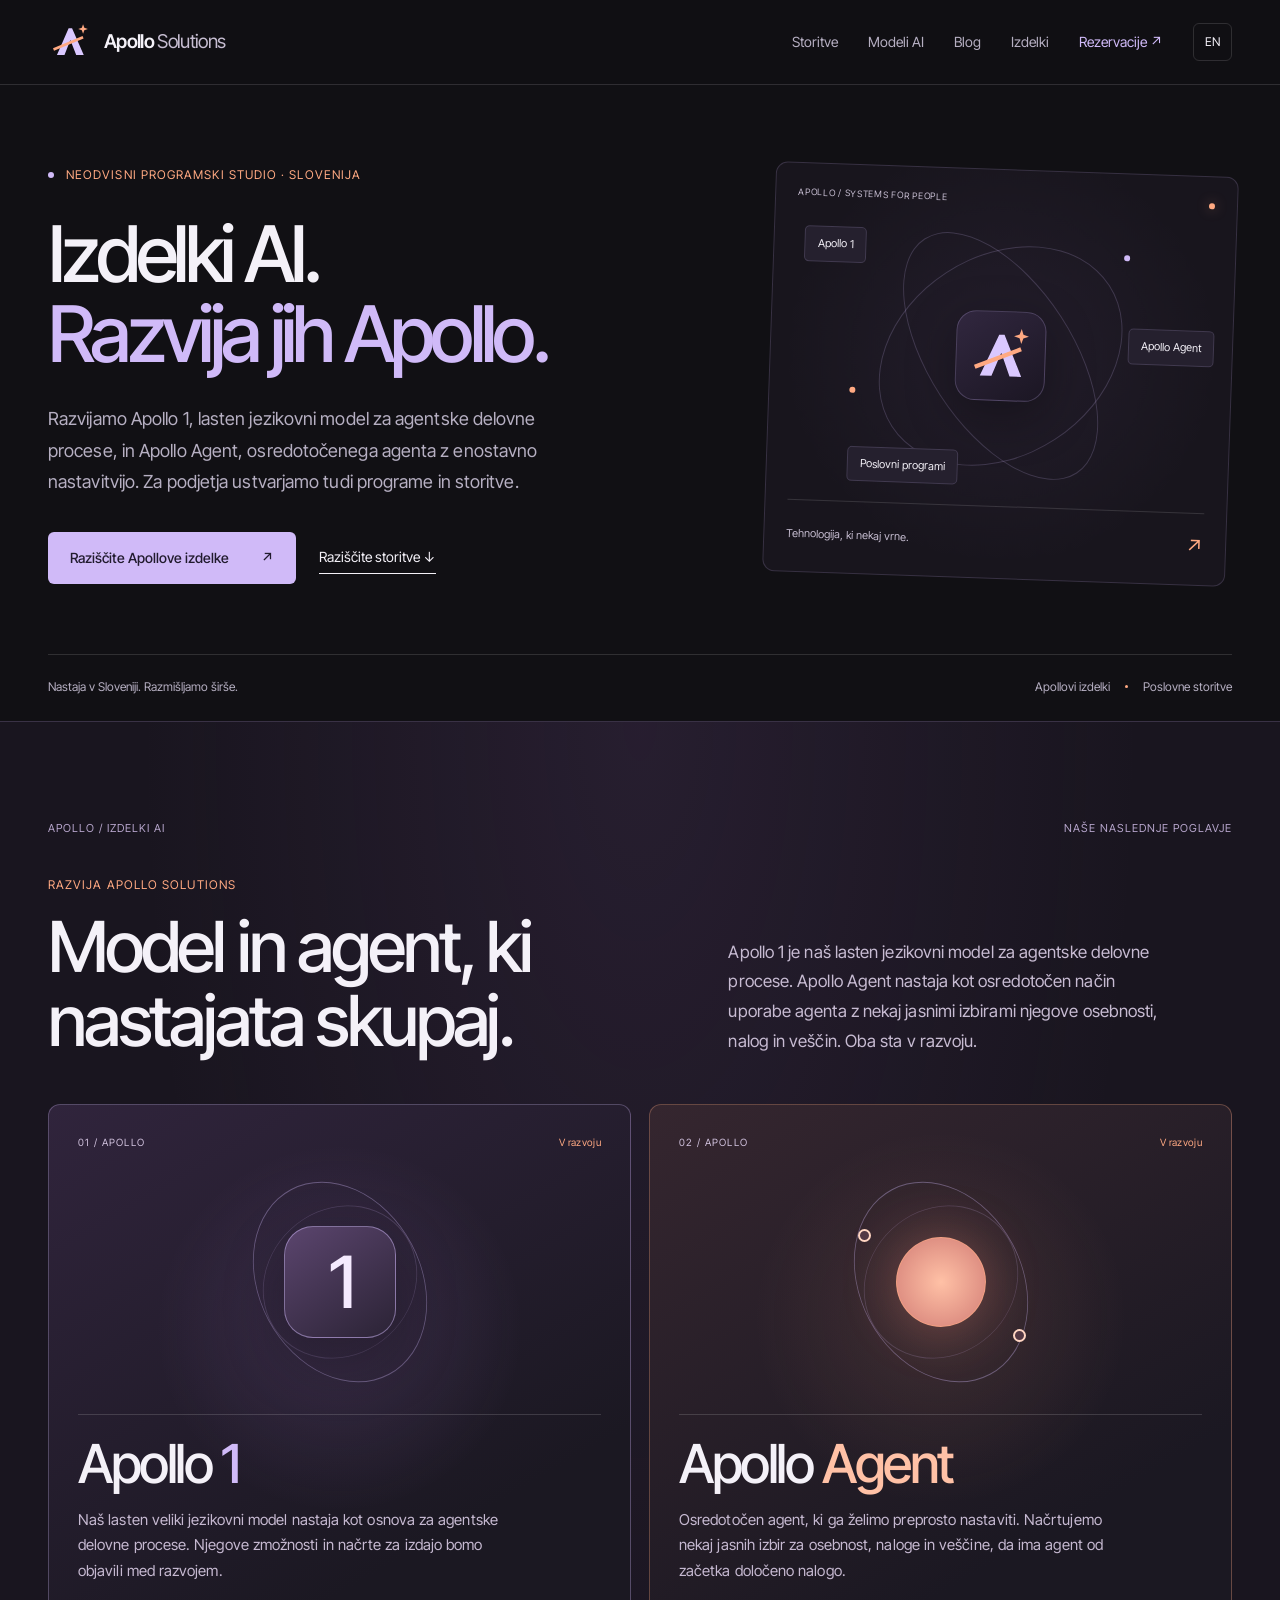
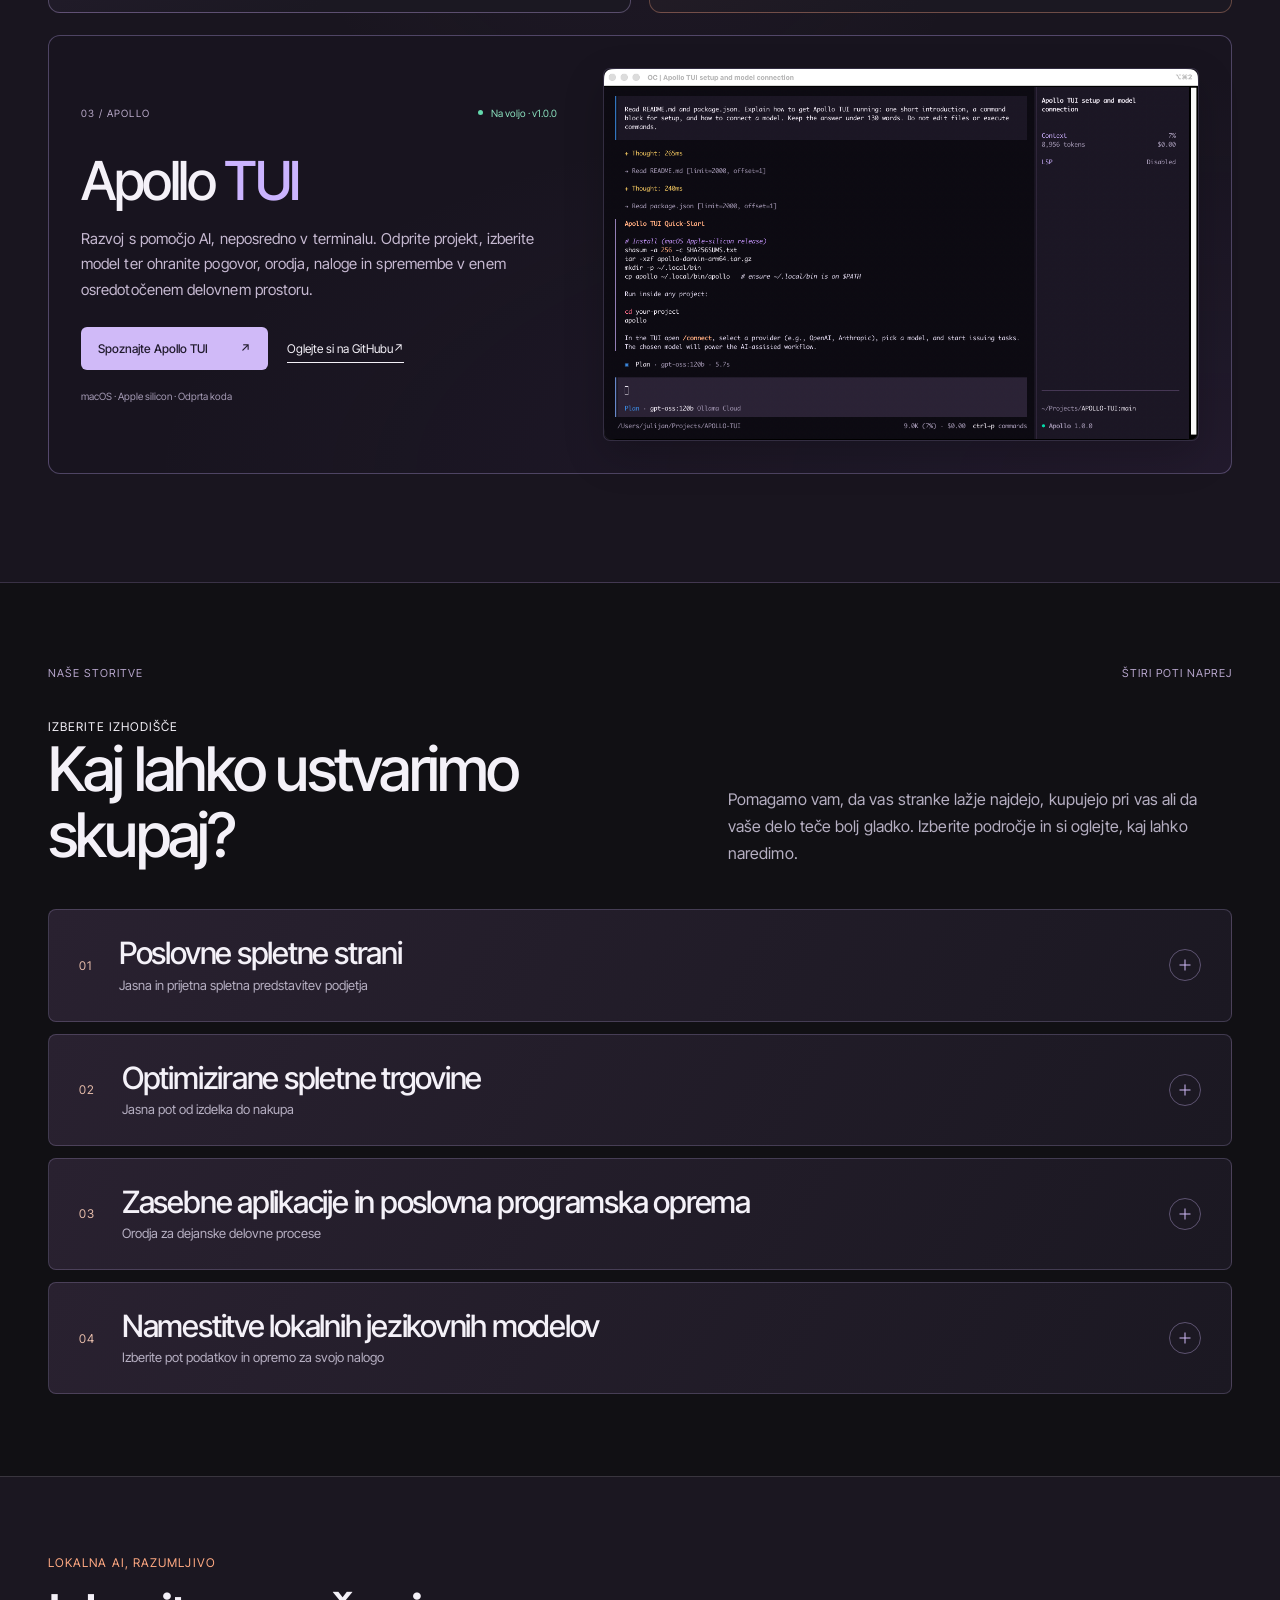
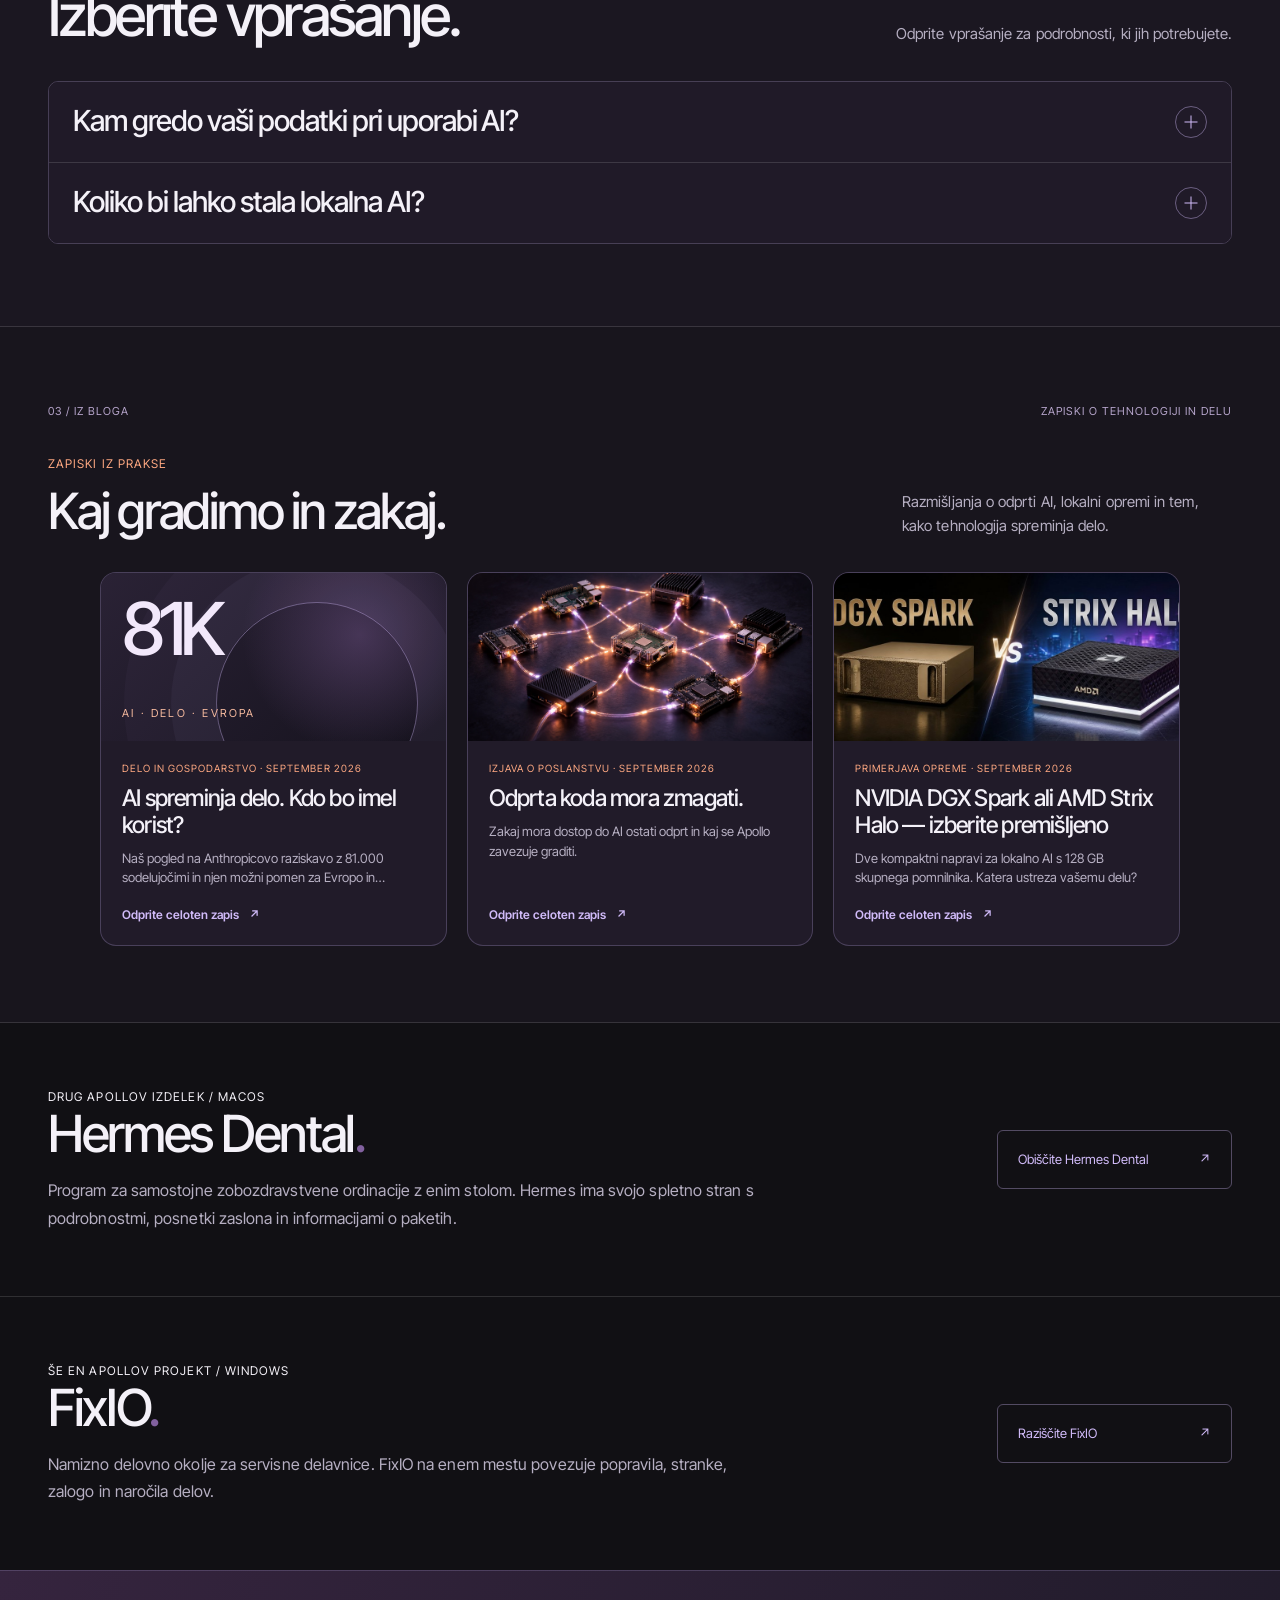
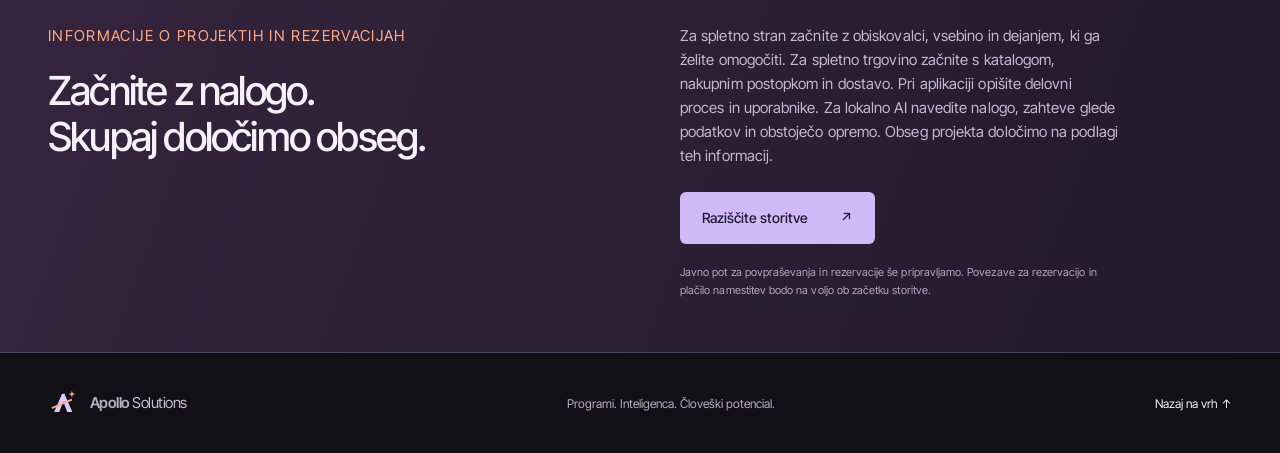
<file: apollo-solutions/sl/index.html>
<!DOCTYPE html>
<html lang="sl">
<head>
  <meta charset="utf-8" />
  <meta name="viewport" content="width=device-width, initial-scale=1" />
  <title>Apollovi izdelki AI in programske storitve | Apollo Solutions</title>
  <meta name="description" content="Apollo Solutions razvija lasten jezikovni model Apollo 1 za agentske delovne procese in Apollo Agent, osredotočenega agenta z enostavno nastavitvijo." />
  <meta property="og:type" content="website" />
  <meta property="og:title" content="Apollovi izdelki AI in programske storitve | Apollo Solutions" />
  <meta property="og:description" content="Apollo 1 je naš lasten jezikovni model za agentske delovne procese. Apollo Agent je osredotočen agent, zasnovan okoli osebnosti, nalog in veščin." />
  <meta property="og:image" content="https://sobraniex.github.io/apollo-solutions/images/apollo-social.png" />
  <meta property="og:url" content="https://sobraniex.github.io/apollo-solutions/sl/" />
  <meta name="theme-color" content="#101014" />
  <link rel="canonical" href="https://sobraniex.github.io/apollo-solutions/sl/" />
  <link rel="alternate" hreflang="en" href="https://sobraniex.github.io/apollo-solutions/" />
  <link rel="alternate" hreflang="sl" href="https://sobraniex.github.io/apollo-solutions/sl/" />
  <link rel="icon" href="../favicon.svg" type="image/svg+xml" />
  <link rel="preconnect" href="https://fonts.googleapis.com" />
  <link rel="preconnect" href="https://fonts.gstatic.com" crossorigin />
  <link href="https://fonts.googleapis.com/css2?family=Inter+Tight:wght@400;500;600;700&display=swap" rel="stylesheet" />
  <link rel="stylesheet" href="../home.css" />
  <link rel="stylesheet" href="../studio.css" />
  <link rel="stylesheet" href="../apollo-tui/home-feature.css" />
  <script src="../home.js?v=2" defer></script>
  <link rel="stylesheet" href="../privacy.css" />
  <link rel="stylesheet" href="../blog.css?v=2" />
  <script src="../economy.js" defer></script>
</head>
<body>
  <a href="#main" class="skip-link" data-en="Skip to content" data-sl="Preskoči na vsebino">Preskoči na vsebino</a>
  <header class="site-header"><div class="wrap header-inner">
    <a class="brand" href="#top" aria-label="Apollo Solutions"><svg class="apollo-mark" viewBox="0 0 64 64" aria-hidden="true"><path d="M13 51 30 12h5l17 39H41L32.5 29 24 51Z" fill="currentColor"/><path d="m8 43 43-18" fill="none" stroke="#ffa982" stroke-width="4"/><path d="m51 6 1.8 5.2L58 13l-5.2 1.8L51 20l-1.8-5.2L44 13l5.2-1.8Z" fill="#ffa982"/></svg><span>Apollo <span class="brand-light">Solutions</span></span></a>
    <nav id="main-nav" aria-label="Glavna navigacija">
      <a href="#solutions"><span data-en="Services" data-sl="Storitve">Storitve</span></a>
      <a href="services/local-llm-installations.html#models" data-service-link><span data-en="AI models" data-sl="Modeli AI">Modeli AI</span></a>
      <a href="#blog"><span data-en="Blog" data-sl="Blog">Blog</span></a>
      <a href="#apollo-products"><span data-en="Products" data-sl="Izdelki">Izdelki</span></a>
      <a class="nav-contact" href="#kontakt"><span data-en="Booking ↗" data-sl="Rezervacije ↗">Rezervacije ↗</span></a>
    </nav>
    <div class="header-actions"><a id="langBtn" class="language" href="../" aria-label="Switch to English">EN</a><button id="menuBtn" class="menu-button" type="button" aria-expanded="false" aria-controls="main-nav" data-en="Menu" data-sl="Meni">Meni</button></div>
  </div></header>
  <main id="main">
    <section class="hero wrap" id="top" aria-labelledby="hero-title">
      <div class="hero-layout">
        <div class="hero-message">
          <p class="eyebrow"><span class="status-dot"></span><span data-en="Independent software studio · Slovenia" data-sl="Neodvisni programski studio · Slovenija">Neodvisni programski studio · Slovenija</span></p>
          <h1 id="hero-title"><span data-en="AI products." data-sl="Izdelki AI.">Izdelki AI.</span><br/><em data-en="Built by Apollo." data-sl="Razvija jih Apollo.">Razvija jih Apollo.</em></h1>
          <p class="hero-copy" data-en="We're building Apollo 1, our own LLM for agentic workflows, and Apollo Agent, a focused agent designed to be simple to set up. We also create software and services for businesses." data-sl="Razvijamo Apollo 1, lasten jezikovni model za agentske delovne procese, in Apollo Agent, osredotočenega agenta z enostavno nastavitvijo. Za podjetja ustvarjamo tudi programe in storitve.">Razvijamo Apollo 1, lasten jezikovni model za agentske delovne procese, in Apollo Agent, osredotočenega agenta z enostavno nastavitvijo. Za podjetja ustvarjamo tudi programe in storitve.</p>
          <div class="actions"><a class="button primary" href="#apollo-products"><span data-en="Explore Apollo products" data-sl="Raziščite Apollove izdelke">Raziščite Apollove izdelke</span><span aria-hidden="true">↗</span></a><a class="text-link" href="#solutions"><span data-en="Explore services ↓" data-sl="Raziščite storitve ↓">Raziščite storitve ↓</span></a></div>
        </div>
        <div class="hero-system" aria-hidden="true">
          <div class="system-top"><span>APOLLO / SYSTEMS FOR PEOPLE</span><span class="system-dot"></span></div>
          <div class="system-map">
            <span class="map-orbit orbit-one"></span><span class="map-orbit orbit-two"></span>
            <div class="map-core"><svg class="apollo-mark" viewBox="0 0 64 64" aria-hidden="true"><path d="M13 51 30 12h5l17 39H41L32.5 29 24 51Z" fill="currentColor"/><path d="m8 43 43-18" fill="none" stroke="#ffa982" stroke-width="4"/><path d="m51 6 1.8 5.2L58 13l-5.2 1.8L51 20l-1.8-5.2L44 13l5.2-1.8Z" fill="#ffa982"/></svg></div>
            <span class="map-node node-human"><span data-en="Apollo 1" data-sl="Apollo 1">Apollo 1</span></span>
            <span class="map-node node-context"><span data-en="Apollo Agent" data-sl="Apollo Agent">Apollo Agent</span></span>
            <span class="map-node node-agent"><span data-en="Business software" data-sl="Poslovni programi">Poslovni programi</span></span>
            <span class="map-point point-one"></span><span class="map-point point-two"></span>
          </div>
          <div class="system-bottom"><span data-en="Technology that gives something back." data-sl="Tehnologija, ki nekaj vrne.">Tehnologija, ki nekaj vrne.</span><span>↗</span></div>
        </div>
      </div>
      <div class="hero-bottom"><span><span data-en="Built in Slovenia. Thinking beyond borders." data-sl="Nastaja v Sloveniji. Razmišljamo širše.">Nastaja v Sloveniji. Razmišljamo širše.</span></span><div class="hero-topics"><span data-en="Apollo products" data-sl="Apollovi izdelki">Apollovi izdelki</span><i></i><span data-en="Business services" data-sl="Poslovne storitve">Poslovne storitve</span></div></div>
    </section>

    <section class="apollo-products" id="apollo-products" aria-labelledby="apollo-products-title"><div class="wrap">
      <div class="section-label"><span data-en="Apollo / AI products" data-sl="Apollo / izdelki AI">Apollo / izdelki AI</span><span data-en="Our next chapter" data-sl="Naše naslednje poglavje">Naše naslednje poglavje</span></div>
      <div class="apollo-products-heading"><div><p class="eyebrow" data-en="Built by Apollo Solutions" data-sl="Razvija Apollo Solutions">Razvija Apollo Solutions</p><h2 id="apollo-products-title" data-en="A model and an agent, built together." data-sl="Model in agent, ki nastajata skupaj.">Model in agent, ki nastajata skupaj.</h2></div><p data-en="Apollo 1 is our own language model for agentic workflows. Apollo Agent is being designed as a focused way to put an agent to work, with a small set of choices for its persona, tasks and skills. Both are in development." data-sl="Apollo 1 je naš lasten jezikovni model za agentske delovne procese. Apollo Agent nastaja kot osredotočen način uporabe agenta z nekaj jasnimi izbirami njegove osebnosti, nalog in veščin. Oba sta v razvoju.">Apollo 1 je naš lasten jezikovni model za agentske delovne procese. Apollo Agent nastaja kot osredotočen način uporabe agenta z nekaj jasnimi izbirami njegove osebnosti, nalog in veščin. Oba sta v razvoju.</p></div>
      <div class="apollo-products-grid">
        <article class="apollo-ai-card apollo-one" aria-labelledby="apollo-one-title"><div class="apollo-ai-card-top"><span>01 / APOLLO</span><span data-en="In development" data-sl="V razvoju">V razvoju</span></div><div class="apollo-ai-mark" aria-hidden="true"><span>1</span></div><div class="apollo-ai-card-copy"><h3 id="apollo-one-title">Apollo <em>1</em></h3><p data-en="Our own large language model, being built as the foundation for agentic workflows. We'll publish its capabilities and release plans as development progresses." data-sl="Naš lasten veliki jezikovni model nastaja kot osnova za agentske delovne procese. Njegove zmožnosti in načrte za izdajo bomo objavili med razvojem.">Naš lasten veliki jezikovni model nastaja kot osnova za agentske delovne procese. Njegove zmožnosti in načrte za izdajo bomo objavili med razvojem.</p></div></article>
        <article class="apollo-ai-card apollo-agent" aria-labelledby="apollo-agent-title"><div class="apollo-ai-card-top"><span>02 / APOLLO</span><span data-en="In development" data-sl="V razvoju">V razvoju</span></div><div class="apollo-ai-mark agent-mark" aria-hidden="true"><span></span><span></span><span></span></div><div class="apollo-ai-card-copy"><h3 id="apollo-agent-title">Apollo <em>Agent</em></h3><p data-en="A focused agent we're designing to be easy to set up. The plan is a small set of choices for persona, tasks and skills, so the agent has a clear job from the start." data-sl="Osredotočen agent, ki ga želimo preprosto nastaviti. Načrtujemo nekaj jasnih izbir za osebnost, naloge in veščine, da ima agent od začetka določeno nalogo.">Osredotočen agent, ki ga želimo preprosto nastaviti. Načrtujemo nekaj jasnih izbir za osebnost, naloge in veščine, da ima agent od začetka določeno nalogo.</p></div></article>
      </div>
          <article class="apollo-tui-feature" aria-labelledby="apollo-tui-title">
        <div class="tui-feature-copy"><div class="tui-feature-top"><span>03 / APOLLO</span><span><i aria-hidden="true"></i><span data-en="Available · v1.0.0" data-sl="Na voljo · v1.0.0">Na voljo · v1.0.0</span></span></div><h3 id="apollo-tui-title">Apollo <em>TUI</em></h3><p data-en="AI-assisted development, right in your terminal. Bring your project, choose a model, and keep the conversation, tools, tasks, and changes in one focused workspace." data-sl="Razvoj s pomočjo AI, neposredno v terminalu. Odprite projekt, izberite model ter ohranite pogovor, orodja, naloge in spremembe v enem osredotočenem delovnem prostoru.">Razvoj s pomočjo AI, neposredno v terminalu. Odprite projekt, izberite model ter ohranite pogovor, orodja, naloge in spremembe v enem osredotočenem delovnem prostoru.</p><div class="tui-feature-actions"><a class="button primary" href="../apollo-tui/" data-product-link><span data-en="Meet Apollo TUI" data-sl="Spoznajte Apollo TUI">Spoznajte Apollo TUI</span><span aria-hidden="true">↗</span></a><a class="text-link" href="https://github.com/Sobraniex/APOLLO-TUI"><span data-en="View on GitHub" data-sl="Oglejte si na GitHubu">Oglejte si na GitHubu</span><span aria-hidden="true">↗</span></a></div><span class="tui-feature-platform" data-en="macOS · Apple silicon · Open source" data-sl="macOS · Apple silicon · Odprta koda">macOS · Apple silicon · Odprta koda</span></div>
        <a class="tui-feature-screen" href="../apollo-tui/" data-product-link aria-label="Explore Apollo TUI"><img src="../apollo-tui/images/apollo-dark.png" width="2294" height="1434" alt="Apollo TUI 1.0.0 captured from a real session in iTerm" loading="lazy" /></a>
      </article>
    </div></section>

    <section class="solutions-overview wrap section" id="solutions" aria-labelledby="solutions-title">
      <div class="section-label"><span data-en="Our services" data-sl="Naše storitve">Naše storitve</span><span data-en="Four ways to move forward" data-sl="Štiri poti naprej">Štiri poti naprej</span></div>
      <div class="solutions-overview-heading"><div><p class="eyebrow" data-en="Choose your starting point" data-sl="Izberite izhodišče">Izberite izhodišče</p><h2 id="solutions-title" data-en="What could we build together?" data-sl="Kaj lahko ustvarimo skupaj?">Kaj lahko ustvarimo skupaj?</h2></div><p data-en="Make your business easier to find, buy from, or run. Pick the kind of help you need and open it to see what we can do." data-sl="Pomagamo vam, da vas stranke lažje najdejo, kupujejo pri vas ali da vaše delo teče bolj gladko. Izberite področje in si oglejte, kaj lahko naredimo.">Pomagamo vam, da vas stranke lažje najdejo, kupujejo pri vas ali da vaše delo teče bolj gladko. Izberite področje in si oglejte, kaj lahko naredimo.</p></div>
      <div class="solutions-disclosures">
        <details class="solution-disclosure" id="websites"><summary><span class="solution-disclosure-number">01</span><span class="solution-disclosure-label"><strong data-en="Business websites" data-sl="Poslovne spletne strani">Poslovne spletne strani</strong><small data-en="A clear, welcoming home for your business online" data-sl="Jasna in prijetna spletna predstavitev podjetja">Jasna in prijetna spletna predstavitev podjetja</small></span><span class="solution-disclosure-icon" aria-hidden="true"></span></summary><div class="solution-disclosure-body"><p data-en="We create websites for businesses that need to present their services, places, or products clearly and help visitors take the next step. That can include accommodation and other service businesses; each site is scoped around its audience and content." data-sl="Ustvarjamo spletne strani za podjetja, ki želijo jasno predstaviti svoje storitve, nastanitve ali izdelke in obiskovalcem olajšati naslednji korak. To vključuje tudi nastanitvene in druge storitvene dejavnosti; obseg vsake strani prilagodimo njenim obiskovalcem in vsebini.">Ustvarjamo spletne strani za podjetja, ki želijo jasno predstaviti svoje storitve, nastanitve ali izdelke in obiskovalcem olajšati naslednji korak. To vključuje tudi nastanitvene in druge storitvene dejavnosti; obseg vsake strani prilagodimo njenim obiskovalcem in vsebini.</p><ul><li data-en="Organise pages, images, and calls to action so people can find what matters." data-sl="Strani, fotografije in pozive k dejanju uredimo tako, da obiskovalci hitro najdejo bistveno.">Strani, fotografije in pozive k dejanju uredimo tako, da obiskovalci hitro najdejo bistveno.</li><li data-en="Plan for mobile use, search visibility, accessible content, and measurable loading speed." data-sl="Načrtujemo uporabo na telefonu, vidnost v iskalnikih, dostopno vsebino in merljivo hitrost nalaganja.">Načrtujemo uporabo na telefonu, vidnost v iskalnikih, dostopno vsebino in merljivo hitrost nalaganja.</li><li data-en="Agree on content updates, enquiries, and any booking path before build work starts." data-sl="Pred začetkom razvoja se dogovorimo o urejanju vsebine, povpraševanjih in morebitni poti do rezervacije.">Pred začetkom razvoja se dogovorimo o urejanju vsebine, povpraševanjih in morebitni poti do rezervacije.</li></ul><div class="solution-disclosure-links"><a href="services/business-websites.html" data-service-link data-en="Explore business websites ↗" data-sl="Podrobnosti o poslovnih spletnih straneh ↗">Podrobnosti o poslovnih spletnih straneh ↗</a><a href="#kontakt" data-en="Plan a website ↗" data-sl="Načrtujte spletno stran ↗">Načrtujte spletno stran ↗</a></div></div></details>
        <details class="solution-disclosure" id="web-shops"><summary><span class="solution-disclosure-number">02</span><span class="solution-disclosure-label"><strong data-en="Optimised web shops" data-sl="Optimizirane spletne trgovine">Optimizirane spletne trgovine</strong><small data-en="A clear path from product discovery to checkout" data-sl="Jasna pot od izdelka do nakupa">Jasna pot od izdelka do nakupa</small></span><span class="solution-disclosure-icon" aria-hidden="true"></span></summary><div class="solution-disclosure-body"><p data-en="For retailers who need customers to find products easily and buy with confidence. We can shape the catalogue, search, product pages, basket, and checkout around your range and fulfilment process." data-sl="Za trgovce, ki želijo, da stranke zlahka najdejo izdelke in samozavestno opravijo nakup. Katalog, iskanje, strani izdelkov, košarico in zaključek nakupa lahko prilagodimo vaši ponudbi in načinu izpolnjevanja naročil.">Za trgovce, ki želijo, da stranke zlahka najdejo izdelke in samozavestno opravijo nakup. Katalog, iskanje, strani izdelkov, košarico in zaključek nakupa lahko prilagodimo vaši ponudbi in načinu izpolnjevanja naročil.</p><ul><li data-en="Plan for fast loading and a usable mobile checkout; measure the result against your actual catalogue and devices." data-sl="Načrtujemo hitro nalaganje in uporaben nakup na telefonu; rezultat izmerimo z vašim katalogom in napravami.">Načrtujemo hitro nalaganje in uporaben nakup na telefonu; rezultat izmerimo z vašim katalogom in napravami.</li><li data-en="Set up clear product information, search visibility, analytics, and the integrations your shop needs." data-sl="Uredimo jasne informacije o izdelkih, vidnost v iskalnikih, analitiko in povezave, ki jih trgovina potrebuje.">Uredimo jasne informacije o izdelkih, vidnost v iskalnikih, analitiko in povezave, ki jih trgovina potrebuje.</li><li data-en="Agree on payments, delivery, stock, and maintenance before choosing the platform and scope." data-sl="Pred izbiro platforme in obsega se dogovorimo o plačilih, dostavi, zalogi in vzdrževanju.">Pred izbiro platforme in obsega se dogovorimo o plačilih, dostavi, zalogi in vzdrževanju.</li></ul><div class="solution-disclosure-links"><a href="services/web-shops.html" data-service-link data-en="Explore web shops ↗" data-sl="Podrobnosti o spletnih trgovinah ↗">Podrobnosti o spletnih trgovinah ↗</a><a href="#kontakt" data-en="Plan a web shop ↗" data-sl="Načrtujte spletno trgovino ↗">Načrtujte spletno trgovino ↗</a></div></div></details>
        <details class="solution-disclosure" id="apps"><summary><span class="solution-disclosure-number">03</span><span class="solution-disclosure-label"><strong data-en="Private apps & business software" data-sl="Zasebne aplikacije in poslovna programska oprema">Zasebne aplikacije in poslovna programska oprema</strong><small data-en="Tools shaped around real workflows" data-sl="Orodja za dejanske delovne procese">Orodja za dejanske delovne procese</small></span><span class="solution-disclosure-icon" aria-hidden="true"></span></summary><div class="solution-disclosure-body"><p data-en="We design focused software for repetitive or fragmented work: customer-facing tools, internal workflows, and connections between the systems your team already uses." data-sl="Oblikujemo osredotočeno programsko opremo za ponavljajoče se ali razdrobljeno delo: orodja za stranke, notranje delovne procese in povezave med sistemi, ki jih ekipa že uporablja.">Oblikujemo osredotočeno programsko opremo za ponavljajoče se ali razdrobljeno delo: orodja za stranke, notranje delovne procese in povezave med sistemi, ki jih ekipa že uporablja.</p><ul><li data-en="Map the job and the people involved before defining features." data-sl="Pred določitvijo funkcij opišemo delo in ljudi, ki pri njem sodelujejo.">Pred določitvijo funkcij opišemo delo in ljudi, ki pri njem sodelujejo.</li><li data-en="Build a usable first scope, then test it with the people who will rely on it." data-sl="Zgradimo uporaben začetni obseg in ga preizkusimo z ljudmi, ki ga bodo uporabljali.">Zgradimo uporaben začetni obseg in ga preizkusimo z ljudmi, ki ga bodo uporabljali.</li><li data-en="Plan data access, reliability, and handover as part of the product." data-sl="Dostop do podatkov, zanesljivost in predajo načrtujemo kot del izdelka.">Dostop do podatkov, zanesljivost in predajo načrtujemo kot del izdelka.</li></ul><div class="solution-disclosure-links"><a href="services/private-apps.html" data-service-link data-en="Explore private apps ↗" data-sl="Podrobnosti o zasebnih aplikacijah ↗">Podrobnosti o zasebnih aplikacijah ↗</a><a href="#delo" data-en="See Hermes Dental and FixIO ↗" data-sl="Oglejte si Hermes Dental in FixIO ↗">Oglejte si Hermes Dental in FixIO ↗</a><a href="#kontakt" data-en="Plan an app ↗" data-sl="Načrtujte aplikacijo ↗">Načrtujte aplikacijo ↗</a></div></div></details>
        <details class="solution-disclosure" id="local-ai"><summary><span class="solution-disclosure-number">04</span><span class="solution-disclosure-label"><strong data-en="Local LLM installations" data-sl="Namestitve lokalnih jezikovnih modelov">Namestitve lokalnih jezikovnih modelov</strong><small data-en="Choose the data path and hardware that fit the task" data-sl="Izberite pot podatkov in opremo za svojo nalogo">Izberite pot podatkov in opremo za svojo nalogo</small></span><span class="solution-disclosure-icon" aria-hidden="true"></span></summary><div class="solution-disclosure-body"><p data-en="Explore local language models for workflows where control over data flow, predictable usage, or a tailored setup matters. Apollo is preparing DGX Spark installation services; we check the task and hardware before recommending a model." data-sl="Raziščite lokalne jezikovne modele za delovne procese, pri katerih so pomembni nadzor nad tokom podatkov, predvidljiva uporaba ali prilagojena postavitev. Apollo pripravlja namestitve za DGX Spark; pred priporočilom modela preverimo nalogo in opremo.">Raziščite lokalne jezikovne modele za delovne procese, pri katerih so pomembni nadzor nad tokom podatkov, predvidljiva uporaba ali prilagojena postavitev. Apollo pripravlja namestitve za DGX Spark; pred priporočilom modela preverimo nalogo in opremo.</p><ul><li data-en="Decide what data can reach a model and where it should run." data-sl="Določimo, kateri podatki lahko dosežejo model in kje naj deluje.">Določimo, kateri podatki lahko dosežejo model in kje naj deluje.</li><li data-en="Compare model fit, hardware requirements, and the full running cost." data-sl="Primerjamo ustreznost modela, zahteve glede opreme in celotne stroške delovanja.">Primerjamo ustreznost modela, zahteve glede opreme in celotne stroške delovanja.</li><li data-en="Install, test a real request, and document access and upkeep." data-sl="Model namestimo, preizkusimo resnično zahtevo ter dokumentiramo dostop in vzdrževanje.">Model namestimo, preizkusimo resnično zahtevo ter dokumentiramo dostop in vzdrževanje.</li></ul><div class="solution-disclosure-links"><a href="services/local-llm-installations.html" data-service-link data-en="Explore local LLM installations ↗" data-sl="Podrobnosti o lokalnih modelih ↗">Podrobnosti o lokalnih modelih ↗</a><a href="#why-ai" data-en="Why local AI ↗" data-sl="Zakaj lokalna AI ↗">Zakaj lokalna AI ↗</a><a href="services/local-llm-installations.html#models" data-service-link data-en="Explore models ↗" data-sl="Raziščite modele ↗">Raziščite modele ↗</a><a href="services/local-llm-installations.html#services" data-service-link data-en="Installation options ↗" data-sl="Možnosti namestitve ↗">Možnosti namestitve ↗</a><a href="#dostopnost" data-en="Compare costs ↗" data-sl="Primerjajte stroške ↗">Primerjajte stroške ↗</a></div></div></details>
      </div>
    </section>

    <section class="ai-guide" aria-labelledby="ai-guide-title">
      <div class="wrap ai-guide-intro"><div><p class="eyebrow" data-en="Local AI, in plain language" data-sl="Lokalna AI, razumljivo">Lokalna AI, razumljivo</p><h2 id="ai-guide-title" data-en="Choose a question." data-sl="Izberite vprašanje.">Izberite vprašanje.</h2></div><p data-en="Open a question to see the details you need." data-sl="Odprite vprašanje za podrobnosti, ki jih potrebujete.">Odprite vprašanje za podrobnosti, ki jih potrebujete.</p></div>
      <div class="ai-guide-list">
    <details class="reading-panel" data-reading-panel>
      <summary class="reading-panel-summary"><span class="reading-panel-inner"><strong data-en="Where does your business data go?" data-sl="Kam gredo vaši podatki pri uporabi AI?">Kam gredo vaši podatki pri uporabi AI?</strong><span class="reading-panel-symbol" aria-hidden="true"></span></span></summary>
    <section class="privacy-section" id="why-ai" aria-labelledby="privacy-title"><div class="wrap">
      <div class="section-label"><span data-en="01 / Data and AI" data-sl="01 / Podatki in AI">01 / Podatki in AI</span><span data-en="A clear path from task to data decision" data-sl="Jasna pot od naloge do odločitve o podatkih">Jasna pot od naloge do odločitve o podatkih</span></div>
      <div class="privacy-heading"><div><p class="eyebrow" data-en="A familiar workday" data-sl="Znan delovni dan">Znan delovni dan</p><h2 id="privacy-title" data-en="Where does customer data go when staff use AI?" data-sl="Kam gredo podatki strank, ko zaposleni uporabljajo AI?">Kam gredo podatki strank, ko zaposleni uporabljajo AI?</h2></div><p data-en="Say a customer emails your shop to ask when an order will arrive. An employee could ask AI to draft a reply using your delivery policy. It may save a few minutes. Before sharing customer details, decide what the AI needs and where that information will go." data-sl="Predstavljajte si, da stranka vašo trgovino po e-pošti vpraša, kdaj bo prejela naročilo. Zaposleni lahko AI prosi, naj pripravi odgovor na podlagi pravil dostave. Tako prihrani nekaj minut. Preden deli podatke stranke, naj premisli, katere podatke AI potrebuje in kam bodo poslani.">Predstavljajte si, da stranka vašo trgovino po e-pošti vpraša, kdaj bo prejela naročilo. Zaposleni lahko AI prosi, naj pripravi odgovor na podlagi pravil dostave. Tako prihrani nekaj minut. Preden deli podatke stranke, naj premisli, katere podatke AI potrebuje in kam bodo poslani.</p></div>
      <div class="privacy-flow">
      <div class="privacy-flow-label"><span data-en="ONE TASK / TWO ROUTES" data-sl="ENA NALOGA / DVE POTI">ENA NALOGA / DVE POTI</span><p data-en="The same reply can be drafted in two ways." data-sl="Isti odgovor lahko pripravimo na dva načina.">Isti odgovor lahko pripravimo na dva načina.</p></div>
      <article class="privacy-route hosted"><span class="privacy-route-num">01</span><div><h3 data-en="Hosted AI" data-sl="Gostovani AI">Gostovani AI</h3><p data-en="Staff send the selected text over the internet → the provider processes it → a draft comes back. Copies or logs may remain under that product’s terms." data-sl="Zaposleni pošljejo izbrano besedilo prek interneta → ponudnik ga obdela → vrne se osnutek. Kopije ali dnevniki se lahko hranijo po pravilih izdelka.">Zaposleni pošljejo izbrano besedilo prek interneta → ponudnik ga obdela → vrne se osnutek. Kopije ali dnevniki se lahko hranijo po pravilih izdelka.</p></div></article>
      <article class="privacy-route local"><span class="privacy-route-num">02</span><div><h3 data-en="Carefully configured local AI" data-sl="Skrbno nastavljen lokalni AI">Skrbno nastavljen lokalni AI</h3><p data-en="Staff send only the needed details to a model on company hardware → the draft returns inside the company. Check that connectors, logs, backups and updates do not send the content elsewhere." data-sl="Zaposleni pošljejo le potrebne podatke modelu na opremi podjetja → osnutek ostane v podjetju. Preverite, da povezave, dnevniki, varnostne kopije in posodobitve vsebine ne pošiljajo drugam.">Zaposleni pošljejo le potrebne podatke modelu na opremi podjetja → osnutek ostane v podjetju. Preverite, da povezave, dnevniki, varnostne kopije in posodobitve vsebine ne pošiljajo drugam.</p></div></article>
      </div>
      <div class="privacy-chapter"><div><p class="eyebrow" data-en="What to check with any hosted service" data-sl="Kaj preveriti pri vsaki gostovani storitvi">Kaj preveriti pri vsaki gostovani storitvi</p><h3 data-en="Three separate questions about the same message" data-sl="Tri ločena vprašanja o istem sporočilu">Tri ločena vprašanja o istem sporočilu</h3></div><p data-en="The answers depend on the exact product, account, settings and agreement. A business or API account can differ from a personal chat account." data-sl="Odgovori so odvisni od izdelka, računa, nastavitev in pogodbe. Poslovni račun ali API se lahko razlikuje od osebnega računa za klepet.">Odgovori so odvisni od izdelka, računa, nastavitev in pogodbe. Poslovni račun ali API se lahko razlikuje od osebnega računa za klepet.</p></div>
      <div class="privacy-issues">
      <article><span>01</span><h4 data-en="Model training" data-sl="Učenje modela">Učenje modela</h4><p data-en="Will the provider use the message to improve later versions of its AI? Turning training off addresses that use, but does not itself erase stored copies." data-sl="Ali bo ponudnik sporočilo uporabil za izboljšanje prihodnjih različic AI? Izklop učenja omeji to uporabo, sam po sebi pa ne izbriše shranjenih kopij.">Ali bo ponudnik sporočilo uporabil za izboljšanje prihodnjih različic AI? Izklop učenja omeji to uporabo, sam po sebi pa ne izbriše shranjenih kopij.</p></article>
      <article><span>02</span><h4 data-en="Data retention" data-sl="Hramba podatkov">Hramba podatkov</h4><p data-en="Will the prompt, reply or logs be kept, where, by whom and for how long? Retained data may later be used for permitted safety reviews or service support, or become relevant to a legal request or a security incident." data-sl="Ali se bodo poziv, odgovor ali dnevniki hranili, kje, pri kom in kako dolgo? Shranjeni podatki se lahko pozneje uporabijo za dovoljen varnostni pregled ali podporo, postanejo pomembni pri pravni zahtevi ali so izpostavljeni ob varnostnem incidentu.">Ali se bodo poziv, odgovor ali dnevniki hranili, kje, pri kom in kako dolgo? Shranjeni podatki se lahko pozneje uporabijo za dovoljen varnostni pregled ali podporo, postanejo pomembni pri pravni zahtevi ali so izpostavljeni ob varnostnem incidentu.</p></article>
      <article><span>03</span><h4 data-en="Government access" data-sl="Dostop državnih organov">Dostop državnih organov</h4><p data-en="Can an authority require a provider under its jurisdiction to disclose data it still holds or controls? That takes a legal route with scope and limits. It is not automatic access to every chat." data-sl="Ali lahko organ od ponudnika, za katerega velja njegova pristojnost, zahteva podatke, ki jih ta še hrani ali nadzoruje? Za to je potrebna pravna podlaga z obsegom in omejitvami. To ni samodejen dostop do vseh pogovorov.">Ali lahko organ od ponudnika, za katerega velja njegova pristojnost, zahteva podatke, ki jih ta še hrani ali nadzoruje? Za to je potrebna pravna podlaga z obsegom in omejitvami. To ni samodejen dostop do vseh pogovorov.</p></article>
      </div>
      <div class="privacy-provider"><div class="privacy-provider-layout"><div class="privacy-provider-head"><p class="eyebrow" data-en="Published terms / examples" data-sl="Objavljeni pogoji / primeri">Objavljeni pogoji / primeri</p><h3 data-en="Personal chat and work accounts can differ" data-sl="Osebni klepet in poslovni računi se lahko razlikujejo">Osebni klepet in poslovni računi se lahko razlikujejo</h3><p data-en="Examples checked 25 September 2026. Choose a provider to compare its terms. Check the exact service and settings before staff use it." data-sl="Primeri preverjeni 25. septembra 2026. Izberite ponudnika in primerjajte pogoje. Pred uporabo preverite pogoje konkretne storitve in njene nastavitve.">Primeri preverjeni 25. septembra 2026. Izberite ponudnika in primerjajte pogoje. Pred uporabo preverite pogoje konkretne storitve in njene nastavitve.</p></div><div class="privacy-carousel" data-provider-carousel role="region" aria-roledescription="carousel" aria-label="Provider terms examples"><div class="privacy-carousel-window"><div class="privacy-provider-grid" data-carousel-track>
      <article data-carousel-slide><h4>OpenAI / ChatGPT</h4><p data-en="Personal chats have a training control; Business, Enterprise and API data are not used for training by default. API content may be retained up to 30 days, with exceptions and eligible zero-retention options." data-sl="Osebni pogovori imajo nastavitev za učenje; podatki paketov Business, Enterprise in API se privzeto ne uporabljajo za učenje. Vsebina API se lahko hrani do 30 dni, z izjemami in možnostjo ničelne hrambe za upravičene uporabe.">Osebni pogovori imajo nastavitev za učenje; podatki paketov Business, Enterprise in API se privzeto ne uporabljajo za učenje. Vsebina API se lahko hrani do 30 dni, z izjemami in možnostjo ničelne hrambe za upravičene uporabe.</p><div class="privacy-provider-links"><a href="https://help.openai.com/en/articles/7730893-data-controls-in-chatgpt" target="_blank" rel="noopener noreferrer"><span data-en="Personal" data-sl="Osebno">Osebno</span></a><a href="https://openai.com/enterprise-privacy/" target="_blank" rel="noopener noreferrer"><span data-en="Business &amp; API" data-sl="Poslovno in API">Poslovno in API</span></a></div></article>
      <article data-carousel-slide><h4>Anthropic / Claude</h4><p data-en="Consumer users can choose whether chats improve Claude. Commercial chats and API sessions are not used for training by default; standard API inputs and outputs are deleted within 30 days, subject to stated exceptions." data-sl="Osebni uporabniki lahko izberejo, ali pogovori izboljšujejo Claude. Poslovni pogovori in seje API se privzeto ne uporabljajo za učenje; običajni vhodi in izhodi API se izbrišejo v 30 dneh, z navedenimi izjemami.">Osebni uporabniki lahko izberejo, ali pogovori izboljšujejo Claude. Poslovni pogovori in seje API se privzeto ne uporabljajo za učenje; običajni vhodi in izhodi API se izbrišejo v 30 dneh, z navedenimi izjemami.</p><div class="privacy-provider-links"><a href="https://privacy.claude.com/en/articles/10023580-is-my-data-used-for-model-training" target="_blank" rel="noopener noreferrer"><span data-en="Personal" data-sl="Osebno">Osebno</span></a><a href="https://privacy.claude.com/en/articles/7996885-how-do-you-use-personal-data-in-model-training" target="_blank" rel="noopener noreferrer"><span data-en="Commercial training" data-sl="Poslovno učenje">Poslovno učenje</span></a><a href="https://privacy.claude.com/en/articles/7996866-how-long-do-you-store-my-organization-s-data" target="_blank" rel="noopener noreferrer"><span data-en="Retention" data-sl="Hramba">Hramba</span></a></div></article>
      <article data-carousel-slide><h4>SpaceXAI / Grok</h4><p data-en="Consumer Grok has training controls. Its API says inputs and outputs are not trained on without permission, but are kept for 30 days by default for auditing." data-sl="Grok za osebno uporabo ima nastavitve učenja. Za API ponudnik navaja, da brez dovoljenja ne uči na vhodih in izhodih, jih pa privzeto hrani 30 dni za preverjanje.">Grok za osebno uporabo ima nastavitve učenja. Za API ponudnik navaja, da brez dovoljenja ne uči na vhodih in izhodih, jih pa privzeto hrani 30 dni za preverjanje.</p><div class="privacy-provider-links"><a href="https://x.ai/legal/faq" target="_blank" rel="noopener noreferrer"><span data-en="Personal" data-sl="Osebno">Osebno</span></a><a href="https://docs.x.ai/developers/faq/security" target="_blank" rel="noopener noreferrer"><span data-en="API" data-sl="API">API</span></a></div></article>
      <article data-carousel-slide><h4>DeepSeek</h4><p data-en="Its app policy says inputs may improve or train its technology and offers an opt-out. Check the API terms separately; the app policy alone does not describe every downstream service." data-sl="Pravila aplikacije navajajo, da se lahko vnosi uporabijo za izboljšanje ali učenje tehnologije, in omogočajo izključitev. Pogoje API preverite posebej; pravila aplikacije ne opisujejo vseh nadaljnjih storitev.">Pravila aplikacije navajajo, da se lahko vnosi uporabijo za izboljšanje ali učenje tehnologije, in omogočajo izključitev. Pogoje API preverite posebej; pravila aplikacije ne opisujejo vseh nadaljnjih storitev.</p><div class="privacy-provider-links"><a href="https://cdn.deepseek.com/policies/en-US/deepseek-privacy-policy.html" target="_blank" rel="noopener noreferrer"><span data-en="App policy" data-sl="Pravila aplikacije">Pravila aplikacije</span></a></div></article>
      <article data-carousel-slide><h4>Moonshot AI / Kimi</h4><p data-en="Kimi’s privacy policy says conversation content may be used to optimize its models after de-identification; users can request an opt-out. Anthropic separately alleges some Kimi requests were sent to Claude without users’ knowledge." data-sl="Pravilnik o zasebnosti Kimi navaja, da se lahko vsebina pogovorov po psevdonimizaciji uporabi za izboljšanje modelov; uporabniki lahko zahtevajo izključitev. Anthropic ločeno trdi, da so bili nekateri zahtevki Kimi brez vednosti uporabnikov poslani Claudu.">Pravilnik o zasebnosti Kimi navaja, da se lahko vsebina pogovorov po psevdonimizaciji uporabi za izboljšanje modelov; uporabniki lahko zahtevajo izključitev. Anthropic ločeno trdi, da so bili nekateri zahtevki Kimi brez vednosti uporabnikov poslani Claudu.</p><div class="privacy-provider-links"><a href="https://www.kimi.com/user/agreement/userPrivacy?version=v2" target="_blank" rel="noopener noreferrer"><span data-en="Kimi privacy policy" data-sl="Pravilnik o zasebnosti Kimi">Pravilnik o zasebnosti Kimi</span></a></div></article>
      <article data-carousel-slide><h4>Alibaba Cloud / Qwen</h4><p data-en="Model Studio says it does not use customer business data to develop or improve models without explicit consent. Check the processing terms of the specific Alibaba product and region." data-sl="Model Studio navaja, da brez izrecnega soglasja ne uporablja poslovnih podatkov strank za razvoj ali izboljšanje modelov. Preverite pogoje obdelave konkretnega izdelka Alibaba in regije.">Model Studio navaja, da brez izrecnega soglasja ne uporablja poslovnih podatkov strank za razvoj ali izboljšanje modelov. Preverite pogoje obdelave konkretnega izdelka Alibaba in regije.</p><div class="privacy-provider-links"><a href="https://www.alibabacloud.com/help/en/model-studio/qwen-and-wan-training-data-disclosure" target="_blank" rel="noopener noreferrer"><span data-en="Model Studio" data-sl="Model Studio">Model Studio</span></a></div></article>
      <article data-carousel-slide><h4>Z.ai / GLM</h4><p data-en="Z.ai’s Chat terms allow non-personal User Content to be used to improve its AI and permit processing outside your location. Its API terms say end-user content is used to provide the API, unless you explicitly agree to other use. Check which route staff use." data-sl="Pogoji klepeta Z.ai dovoljujejo uporabo vsebine uporabnikov, ki ni osebni podatek, za izboljšanje AI ter obdelavo zunaj vaše lokacije. Pogoji API navajajo, da se vsebina končnih uporabnikov uporablja za zagotavljanje API, razen če izrecno soglašate z drugo uporabo. Preverite, katero pot uporabljajo zaposleni.">Pogoji klepeta Z.ai dovoljujejo uporabo vsebine uporabnikov, ki ni osebni podatek, za izboljšanje AI ter obdelavo zunaj vaše lokacije. Pogoji API navajajo, da se vsebina končnih uporabnikov uporablja za zagotavljanje API, razen če izrecno soglašate z drugo uporabo. Preverite, katero pot uporabljajo zaposleni.</p><div class="privacy-provider-links"><a href="https://chat.z.ai/legal-agreement/terms-of-service" target="_blank" rel="noopener noreferrer"><span data-en="Chat and API terms" data-sl="Pogoji klepeta in API">Pogoji klepeta in API</span></a><a href="https://chat.z.ai/legal-agreement/privacy-policy" target="_blank" rel="noopener noreferrer"><span data-en="Privacy policy" data-sl="Pravilnik o zasebnosti">Pravilnik o zasebnosti</span></a></div></article>
      <article data-carousel-slide><h4>Google / Gemini for Workspace</h4><p data-en="For qualifying Workspace editions, Google says prompts, Workspace content and responses are not used to train generative AI models outside the customer’s domain without permission. Personal Gemini and developer API terms differ." data-sl="Za ustrezne pakete Workspace Google navaja, da se pozivi, vsebina Workspace in odgovori brez dovoljenja ne uporabljajo za učenje generativnih modelov AI zunaj domene stranke. Pogoji za osebni Gemini in API za razvijalce se razlikujejo.">Za ustrezne pakete Workspace Google navaja, da se pozivi, vsebina Workspace in odgovori brez dovoljenja ne uporabljajo za učenje generativnih modelov AI zunaj domene stranke. Pogoji za osebni Gemini in API za razvijalce se razlikujejo.</p><div class="privacy-provider-links"><a href="https://knowledge.workspace.google.com/admin/generative-ai/generative-ai-in-google-workspace-privacy-hub" target="_blank" rel="noopener noreferrer"><span data-en="Workspace privacy" data-sl="Zasebnost Workspace">Zasebnost Workspace</span></a><a href="https://ai.google.dev/gemini-api/docs/zdr" target="_blank" rel="noopener noreferrer"><span data-en="Gemini API" data-sl="API Gemini">API Gemini</span></a></div></article>
      <article data-carousel-slide><h4>Microsoft / Copilot</h4><p data-en="Microsoft says Microsoft 365 Copilot prompts, responses and Graph data are not used to train foundation models. Work prompts and responses may be stored in Microsoft 365 and retained under the organisation’s compliance settings. Consumer Copilot has separate training controls." data-sl="Microsoft navaja, da se pozivi, odgovori in podatki Graph v Microsoft 365 Copilot ne uporabljajo za učenje temeljnih modelov. Poslovni pozivi in odgovori se lahko shranijo v Microsoft 365 ter hranijo glede na nastavitve skladnosti organizacije. Osebni Copilot ima ločene nastavitve učenja.">Microsoft navaja, da se pozivi, odgovori in podatki Graph v Microsoft 365 Copilot ne uporabljajo za učenje temeljnih modelov. Poslovni pozivi in odgovori se lahko shranijo v Microsoft 365 ter hranijo glede na nastavitve skladnosti organizacije. Osebni Copilot ima ločene nastavitve učenja.</p><div class="privacy-provider-links"><a href="https://learn.microsoft.com/en-us/deployoffice/privacy/microsoft-365-copilot" target="_blank" rel="noopener noreferrer"><span data-en="Microsoft 365 Copilot" data-sl="Microsoft 365 Copilot">Microsoft 365 Copilot</span></a><a href="https://support.microsoft.com/en-us/microsoft-copilot/microsoft-copilot-privacy-controls" target="_blank" rel="noopener noreferrer"><span data-en="Personal Copilot" data-sl="Osebni Copilot">Osebni Copilot</span></a></div></article>
      <article data-carousel-slide><h4>Mistral AI / Le Chat</h4><p data-en="Free Le Chat data can be used for training unless users opt out. Team and Enterprise are opted out by default; commercial API terms also have exceptions such as feedback and preview models. API retention depends on endpoint and settings." data-sl="Podatki brezplačnega Le Chat se lahko uporabijo za učenje, razen če uporabnik to izključi. Team in Enterprise sta privzeto izključena; poslovni pogoji API imajo tudi izjeme, na primer za povratne informacije in preizkusne modele. Hramba API je odvisna od končne točke in nastavitev.">Podatki brezplačnega Le Chat se lahko uporabijo za učenje, razen če uporabnik to izključi. Team in Enterprise sta privzeto izključena; poslovni pogoji API imajo tudi izjeme, na primer za povratne informacije in preizkusne modele. Hramba API je odvisna od končne točke in nastavitev.</p><div class="privacy-provider-links"><a href="https://legal.mistral.ai/terms/commercial-terms-of-service/" target="_blank" rel="noopener noreferrer"><span data-en="Commercial terms" data-sl="Poslovni pogoji">Poslovni pogoji</span></a><a href="https://help.mistral.ai/en/articles/347617-do-you-use-my-user-data-to-train-your-artificial-intelligence-models" target="_blank" rel="noopener noreferrer"><span data-en="Plan controls" data-sl="Nastavitve paketov">Nastavitve paketov</span></a></div></article>
      <article data-carousel-slide><h4>Meta AI</h4><p data-en="Meta says chats with its AI can be used to improve responses and personalisation; use and opt-out choices depend on region and feature. Its newer Incognito Chat is a separate temporary mode, not the default for every Meta AI surface." data-sl="Meta navaja, da se lahko pogovori z njeno AI uporabijo za izboljšanje odgovorov in prilagajanje vsebine; uporaba in možnosti izključitve so odvisne od regije in funkcije. Novejši anonimni klepet je ločen začasni način, ne privzeti način vseh vmesnikov Meta AI.">Meta navaja, da se lahko pogovori z njeno AI uporabijo za izboljšanje odgovorov in prilagajanje vsebine; uporaba in možnosti izključitve so odvisne od regije in funkcije. Novejši anonimni klepet je ločen začasni način, ne privzeti način vseh vmesnikov Meta AI.</p><div class="privacy-provider-links"><a href="https://about.fb.com/news/2025/04/making-ai-work-harder-for-europeans/" target="_blank" rel="noopener noreferrer"><span data-en="EU AI data use" data-sl="Uporaba podatkov AI v EU">Uporaba podatkov AI v EU</span></a><a href="https://about.fb.com/news/2026/05/incognito-chat-whatsapp-meta-ai/" target="_blank" rel="noopener noreferrer"><span data-en="Incognito Chat" data-sl="Anonimni klepet">Anonimni klepet</span></a></div></article>
      </div></div><div class="privacy-carousel-controls"><button type="button" data-carousel-prev><span aria-hidden="true">←</span> <span data-en="Previous" data-sl="Prejšnji">Prejšnji</span></button><span class="privacy-carousel-status" data-carousel-status aria-live="polite">01 / 05</span><button type="button" data-carousel-next><span data-en="Next" data-sl="Naslednji">Naslednji</span> <span aria-hidden="true">→</span></button></div></div></div></div>
      <div class="privacy-case-records">
        <p class="eyebrow" data-en="Court and regulator records" data-sl="Sodni in regulatorni dokumenti">Sodni in regulatorni dokumenti</p>
        <h3 data-en="Documented incidents, orders and penalties" data-sl="Dokumentirani primeri, ukrepi in kazni">Dokumentirani primeri, ukrepi in kazni</h3>
        <p class="privacy-case-intro" data-en="Each record says what kind of evidence it is: a company’s allegation, a regulator’s preliminary action, a court ruling or a settlement. Some older platform privacy cases predate generative AI and do not establish how AI prompts were handled. These examples show why it is worth checking data use, retention and safeguards for the exact product and account type." data-sl="Pri vsakem primeru je navedeno, za kakšno vrsto dokazov gre: trditev podjetja, predhodni ukrep regulatorja, sodna odločba ali poravnava. Nekateri starejši primeri varstva zasebnosti na družbenih omrežjih so nastali pred generativno umetno inteligenco in ne povedo, kako so bili obravnavani pozivi AI. Kažejo pa, zakaj je smiselno preveriti uporabo podatkov, hrambo in zaščitne ukrepe za točno določen izdelek in vrsto računa.">Pri vsakem primeru je navedeno, za kakšno vrsto dokazov gre: trditev podjetja, predhodni ukrep regulatorja, sodna odločba ali poravnava. Nekateri starejši primeri varstva zasebnosti na družbenih omrežjih so nastali pred generativno umetno inteligenco in ne povedo, kako so bili obravnavani pozivi AI. Kažejo pa, zakaj je smiselno preveriti uporabo podatkov, hrambo in zaščitne ukrepe za točno določen izdelek in vrsto računa.</p>
        <div class="privacy-case-list">
          <details><summary data-en="Moonshot / Kimi: Anthropic alleges customer data was routed to Claude" data-sl="Moonshot / Kimi: Anthropic trdi, da so bili podatki strank posredovani Claudu">Moonshot / Kimi: Anthropic trdi, da so bili podatki strank posredovani Claudu</summary><div class="privacy-case-body"><p data-en="In a report published 10 September 2026, Anthropic alleged that Moonshot silently forwarded some Kimi customer requests to Claude and showed Claude’s answers as Kimi’s. Anthropic said it observed nearly 300,000 relayed requests in one ten-day period; it also said Moonshot saved at least some exchanges to extract model reasoning for training. The requests reportedly included sensitive customer material, including internal code, live access credentials and surveillance footage. These are Anthropic’s findings, not an independent court ruling; the report says Anthropic does not know whether Moonshot told affected customers." data-sl="V poročilu, objavljenem 10. septembra 2026, Anthropic trdi, da je Moonshot nekatere zahtevke strank Kimi brez njihove vednosti posredoval Claudu, njegove odgovore pa prikazal kot odgovore Kimija. Anthropic navaja, da je v enem desetdnevnem obdobju zaznal skoraj 300.000 posredovanih zahtevkov; po navedbah poročila je Moonshot shranil vsaj del pogovorov, da bi iz odgovorov izluščil sklepanje modela za učenje. Zahtevki naj bi vsebovali občutljive podatke strank, med drugim interno kodo, aktivne dostopne ključe in posnetke nadzornih kamer. To so ugotovitve Anthropica, ne neodvisna sodna odločba; Anthropic pravi, da ne ve, ali je Moonshot o tem obvestil prizadete stranke.">V poročilu, objavljenem 10. septembra 2026, Anthropic trdi, da je Moonshot nekatere zahtevke strank Kimi brez njihove vednosti posredoval Claudu, njegove odgovore pa prikazal kot odgovore Kimija. Anthropic navaja, da je v enem desetdnevnem obdobju zaznal skoraj 300.000 posredovanih zahtevkov; po navedbah poročila je Moonshot shranil vsaj del pogovorov, da bi iz odgovorov izluščil sklepanje modela za učenje. Zahtevki naj bi vsebovali občutljive podatke strank, med drugim interno kodo, aktivne dostopne ključe in posnetke nadzornih kamer. To so ugotovitve Anthropica, ne neodvisna sodna odločba; Anthropic pravi, da ne ve, ali je Moonshot o tem obvestil prizadete stranke.</p><p data-en="On 22 September, The Information reported, citing people familiar with the matter, that China’s cyberspace regulator was investigating Moonshot and DeepSeek over possible user-data leaks to Anthropic and had interviewed company staff. As of 25 September 2026, the report said the investigation was ongoing and no penalty decision had been made. This reported investigation is not a public finding that a breach occurred." data-sl="The Information je 22. septembra ob sklicevanju na svoje vire poročal, da kitajski organ za kibernetski prostor preiskuje Moonshot in DeepSeek zaradi morebitnega posredovanja uporabniških podatkov Anthropicu ter da je zaslišal zaposlene v podjetjih. Po poročilu je preiskava 25. septembra 2026 še potekala, odločitev o kazni pa še ni bila sprejeta. Poročana preiskava ni javna ugotovitev, da je do kršitve prišlo.">The Information je 22. septembra ob sklicevanju na svoje vire poročal, da kitajski organ za kibernetski prostor preiskuje Moonshot in DeepSeek zaradi morebitnega posredovanja uporabniških podatkov Anthropicu ter da je zaslišal zaposlene v podjetjih. Po poročilu je preiskava 25. septembra 2026 še potekala, odločitev o kazni pa še ni bila sprejeta. Poročana preiskava ni javna ugotovitev, da je do kršitve prišlo.</p><div class="privacy-source-links"><a href="https://www.anthropic.com/threat-intelligence-report-september-2026" target="_blank" rel="noopener noreferrer"><span data-en="Anthropic report, 10 Sep 2026" data-sl="Poročilo Anthropica, 10. sep. 2026">Poročilo Anthropica, 10. sep. 2026</span></a><a href="https://www.theinformation.com/articles/china-probes-deepseek-moonshot-potential-data-leaks-anthropic" target="_blank" rel="noopener noreferrer"><span data-en="The Information, 22 Sep 2026" data-sl="The Information, 22. sep. 2026">The Information, 22. sep. 2026</span></a></div></div></details>
          <details><summary data-en="Z.ai / GLM: Anthropic alleges Claude reasoning was extracted" data-sl="Z.ai / GLM: Anthropic trdi, da je bilo izluščeno sklepanje Clauda">Z.ai / GLM: Anthropic trdi, da je bilo izluščeno sklepanje Clauda</summary><div class="privacy-case-body"><p data-en="Anthropic’s September 2026 report attributes a Claude reasoning-extraction campaign to Zhipu, which brands its products internationally as Z.ai. Anthropic says 273 accounts ran a reasoning-extraction pipeline over one ten-day period, and attributes more than 3.4 million exchanges to Zhipu over 17 days in June and July 2026. It says some results were used to train GLM models. This is Anthropic’s account of model-distillation activity, not a court or regulator finding. The report does not make the same claim it made about Moonshot and DeepSeek: that Z.ai secretly routed its own customers’ prompts to Claude." data-sl="Anthropic v poročilu iz septembra 2026 pripisuje kampanjo za izluščanje sklepanja iz Clauda podjetju Zhipu, ki na mednarodnih trgih uporablja znamko Z.ai. Anthropic navaja, da je 273 računov v enem desetdnevnem obdobju izvajalo postopek za izluščanje sklepanja, Zhipuju pa pripisuje več kot 3,4 milijona zahtevkov v 17 dneh junija in julija 2026. Navaja tudi, da so bili nekateri rezultati uporabljeni za učenje modelov GLM. Gre za navedbe Anthropica o dejavnosti destilacije modela, ne za ugotovitev sodišča ali regulatorja. Poročilo ne navaja enake trditve kot za Moonshot in DeepSeek: da je Z.ai brez vednosti skrivaj preusmerjal pozive svojih strank k Claudu.">Anthropic v poročilu iz septembra 2026 pripisuje kampanjo za izluščanje sklepanja iz Clauda podjetju Zhipu, ki na mednarodnih trgih uporablja znamko Z.ai. Anthropic navaja, da je 273 računov v enem desetdnevnem obdobju izvajalo postopek za izluščanje sklepanja, Zhipuju pa pripisuje več kot 3,4 milijona zahtevkov v 17 dneh junija in julija 2026. Navaja tudi, da so bili nekateri rezultati uporabljeni za učenje modelov GLM. Gre za navedbe Anthropica o dejavnosti destilacije modela, ne za ugotovitev sodišča ali regulatorja. Poročilo ne navaja enake trditve kot za Moonshot in DeepSeek: da je Z.ai brez vednosti skrivaj preusmerjal pozive svojih strank k Claudu.</p><div class="privacy-source-links"><a href="https://www.anthropic.com/threat-intelligence-report-september-2026" target="_blank" rel="noopener noreferrer"><span data-en="Anthropic report, Z.ai section" data-sl="Poročilo Anthropica, razdelek Z.ai">Poročilo Anthropica, razdelek Z.ai</span></a></div></div></details>
          <details><summary data-en="Anthropic: books, training and a $1.5 billion settlement" data-sl="Anthropic: knjige, učenje in poravnava v višini 1,5 milijarde dolarjev">Anthropic: knjige, učenje in poravnava v višini 1,5 milijarde dolarjev</summary><div class="privacy-case-body"><p data-en="Authors said Anthropic copied books without permission. In June 2025, a US judge ruled that using the books to train models was fair use, while separately ruling that keeping pirated copies in a permanent library was not fair use. In July 2026, the court approved a $1.5 billion settlement of class claims over those copies. A settlement is not a government fine or an admission that all AI training is unlawful." data-sl="Avtorji so trdili, da je Anthropic brez dovoljenja kopiral knjige. Ameriški sodnik je junija 2025 razsodil, da je bila uporaba knjig za učenje modelov poštena uporaba, ločeno pa je odločil, da hramba piratskih kopij v stalni knjižnici ni bila poštena uporaba. Julija 2026 je sodišče odobrilo poravnavo skupinskih zahtevkov glede teh kopij v višini 1,5 milijarde dolarjev. Poravnava ni državna globa ali priznanje, da je vsako učenje AI nezakonito.">Avtorji so trdili, da je Anthropic brez dovoljenja kopiral knjige. Ameriški sodnik je junija 2025 razsodil, da je bila uporaba knjig za učenje modelov poštena uporaba, ločeno pa je odločil, da hramba piratskih kopij v stalni knjižnici ni bila poštena uporaba. Julija 2026 je sodišče odobrilo poravnavo skupinskih zahtevkov glede teh kopij v višini 1,5 milijarde dolarjev. Poravnava ni državna globa ali priznanje, da je vsako učenje AI nezakonito.</p><div class="privacy-source-links"><a href="https://storage.courtlistener.com/recap/gov.uscourts.cand.434709/gov.uscourts.cand.434709.231.0.pdf" target="_blank" rel="noopener noreferrer"><span data-en="2025 court ruling" data-sl="Sodna odločba iz leta 2025">Sodna odločba iz leta 2025</span></a><a href="https://storage.courtlistener.com/recap/gov.uscourts.cand.434709/gov.uscourts.cand.434709.680.0_5.pdf" target="_blank" rel="noopener noreferrer"><span data-en="2026 settlement approval" data-sl="Odobritev poravnave 2026">Odobritev poravnave 2026</span></a></div></div></details>
          <details><summary data-en="OpenAI: Italy’s €15 million privacy fine was annulled" data-sl="OpenAI: italijansko globo 15 milijonov evrov je sodišče razveljavilo">OpenAI: italijansko globo 15 milijonov evrov je sodišče razveljavilo</summary><div class="privacy-case-body"><p data-en="In December 2024, Italy’s data protection authority fined OpenAI €15 million, citing its findings about the legal basis and transparency for personal data used to train ChatGPT, among other issues. On 18 March 2026, the Rome court annulled the authority’s decision. The fine is therefore not a current final penalty, and the authority’s findings should not be presented as a final court judgment." data-sl="Italijanski organ za varstvo podatkov je decembra 2024 OpenAI kaznoval s 15 milijoni evrov. Med razlogi je navedel svoje ugotovitve o pravni podlagi in preglednosti pri uporabi osebnih podatkov za učenje ChatGPT. Rimsko sodišče je 18. marca 2026 odločbo organa razveljavilo. Globa zato ni veljavna pravnomočna kazen, ugotovitev organa pa ne smemo predstavljati kot dokončno sodno sodbo.">Italijanski organ za varstvo podatkov je decembra 2024 OpenAI kaznoval s 15 milijoni evrov. Med razlogi je navedel svoje ugotovitve o pravni podlagi in preglednosti pri uporabi osebnih podatkov za učenje ChatGPT. Rimsko sodišče je 18. marca 2026 odločbo organa razveljavilo. Globa zato ni veljavna pravnomočna kazen, ugotovitev organa pa ne smemo predstavljati kot dokončno sodno sodbo.</p><div class="privacy-source-links"><a href="https://www.garanteprivacy.it/web/guest/home/docweb/-/docweb-display/docweb/10085432" target="_blank" rel="noopener noreferrer"><span data-en="Italian authority: decision and update" data-sl="Italijanski organ: odločba in posodobitev">Italijanski organ: odločba in posodobitev</span></a></div></div></details>
          <details><summary data-en="OpenAI: a court ordered some logs preserved" data-sl="OpenAI: sodišče je zahtevalo hrambo nekaterih dnevnikov">OpenAI: sodišče je zahtevalo hrambo nekaterih dnevnikov</summary><div class="privacy-case-body"><p data-en="In May 2025, during copyright litigation, a US court ordered OpenAI to preserve output logs that would otherwise have been deleted. A later court filing ended the broad prospective preservation duty as of 26 September 2025, with limits for some previously preserved records. This was a litigation hold, not a general product rule or a finding that those logs were used for training." data-sl="Ameriško sodišče je maja 2025 med sodnim sporom glede avtorskih pravic OpenAI naložilo hrambo dnevnikov izhodov, ki bi bili sicer izbrisani. Poznejši sodni dokument je 26. septembra 2025 končal splošno obveznost nadaljnje hrambe, z omejitvami za nekatere že shranjene zapise. Šlo je za sodno zahtevo v konkretnem sporu, ne za splošno pravilo storitve ali ugotovitev, da so bili dnevniki uporabljeni za učenje.">Ameriško sodišče je maja 2025 med sodnim sporom glede avtorskih pravic OpenAI naložilo hrambo dnevnikov izhodov, ki bi bili sicer izbrisani. Poznejši sodni dokument je 26. septembra 2025 končal splošno obveznost nadaljnje hrambe, z omejitvami za nekatere že shranjene zapise. Šlo je za sodno zahtevo v konkretnem sporu, ne za splošno pravilo storitve ali ugotovitev, da so bili dnevniki uporabljeni za učenje.</p><div class="privacy-source-links"><a href="https://cases.justia.com/federal/district-courts/new-york/nysdce/1%3A2023cv11195/612697/551/0.pdf" target="_blank" rel="noopener noreferrer"><span data-en="May 2025 court order" data-sl="Sodna odredba iz maja 2025">Sodna odredba iz maja 2025</span></a><a href="https://blogs.duanemorris.com/classactiondefense/wp-content/uploads/sites/56/2025/10/In-re-Open-AI-Inc.-Copyright-Infringement-Litig.-10.9.25-Order-ECF-No.-992.pdf" target="_blank" rel="noopener noreferrer"><span data-en="Later court filing" data-sl="Poznejši sodni dokument">Poznejši sodni dokument</span></a></div></div></details>
          <details><summary data-en="DeepSeek: Italy’s regulator disputed the company’s position" data-sl="DeepSeek: italijanski regulator je izpodbijal stališče podjetja">DeepSeek: italijanski regulator je izpodbijal stališče podjetja</summary><div class="privacy-case-body"><p data-en="In January 2025, DeepSeek’s companies told Italy’s authority they did not operate in Italy and EU data protection law did not apply. The authority said the service was accessible to Italian users, opened an investigation and restricted processing; its formal order later declared specified processing unlawful under GDPR. The published record documents a disagreement and regulatory action, not a court finding that the companies intentionally lied. The order did not impose a financial penalty." data-sl="Januarja 2025 so podjetja DeepSeek italijanskemu organu sporočila, da ne poslujejo v Italiji in da zanje ne velja evropska zakonodaja o varstvu podatkov. Organ je navedel, da je bila storitev dostopna italijanskim uporabnikom, začel preiskavo in omejil obdelavo; v poznejši formalni odločbi je določeno obdelavo razglasil za nezakonito po GDPR. Objavljeni dokumenti kažejo nesoglasje in ukrep regulatorja, ne pa sodne ugotovitve, da so podjetja namerno lagala. Odločba ni naložila denarne kazni.">Januarja 2025 so podjetja DeepSeek italijanskemu organu sporočila, da ne poslujejo v Italiji in da zanje ne velja evropska zakonodaja o varstvu podatkov. Organ je navedel, da je bila storitev dostopna italijanskim uporabnikom, začel preiskavo in omejil obdelavo; v poznejši formalni odločbi je določeno obdelavo razglasil za nezakonito po GDPR. Objavljeni dokumenti kažejo nesoglasje in ukrep regulatorja, ne pa sodne ugotovitve, da so podjetja namerno lagala. Odločba ni naložila denarne kazni.</p><div class="privacy-source-links"><a href="https://www.garanteprivacy.it/home/docweb/-/docweb-display/docweb/10097450" target="_blank" rel="noopener noreferrer"><span data-en="Authority announcement" data-sl="Obvestilo organa">Obvestilo organa</span></a><a href="https://www.garanteprivacy.it/home/docweb/-/docweb-display/docweb/10098477" target="_blank" rel="noopener noreferrer"><span data-en="Formal order" data-sl="Formalna odločba">Formalna odločba</span></a></div></div></details>
          <details><summary data-en="Meta: Brazil paused AI training; separate privacy settlements" data-sl="Meta: Brazil je začasno ustavil učenje AI; ločene poravnave zasebnosti">Meta: Brazil je začasno ustavil učenje AI; ločene poravnave zasebnosti</summary><div class="privacy-case-body"><p data-en="AI-specific action: in July 2024, Brazil’s data protection authority (ANPD) ordered Meta to pause using public content from its platforms to train generative AI in Brazil. The authority cited preliminary concerns about legal basis, clear notice, users’ ability to object and minors’ data. It set a R$50,000-per-day fine for non-compliance, but that was a threatened penalty, not a fine shown as paid. After Meta appealed, ANPD suspended the pause on 30 August 2024 and allowed training to resume under a compliance plan, including clearer notice, easier objections and restrictions on using minors’ data while oversight continued. This was a preliminary regulatory process, not a final finding that all such training was unlawful." data-sl="Ukrep, povezan z AI: brazilski organ za varstvo podatkov (ANPD) je julija 2024 odredil, naj Meta v Braziliji začasno preneha uporabljati javne vsebine s svojih platform za učenje generativne AI. Organ je navedel predhodne pomisleke glede pravne podlage, jasnega obvestila, možnosti ugovora uporabnikov in podatkov mladoletnih. Za nespoštovanje je določil grozečo globo 50.000 realov na dan, vendar to ni globa, za katero bi bilo izkazano plačilo. Po pritožbi Mete je ANPD 30. avgusta 2024 začasno odredbo odpravil in dovolil nadaljevanje učenja po načrtu skladnosti, ki je med drugim vključeval jasnejše obvestilo, lažje ugovore in omejitve uporabe podatkov mladoletnih, medtem ko se je nadzor nadaljeval. Šlo je za predhodni regulatorni postopek, ne za dokončno ugotovitev, da je bilo vsakršno takšno učenje nezakonito.">Ukrep, povezan z AI: brazilski organ za varstvo podatkov (ANPD) je julija 2024 odredil, naj Meta v Braziliji začasno preneha uporabljati javne vsebine s svojih platform za učenje generativne AI. Organ je navedel predhodne pomisleke glede pravne podlage, jasnega obvestila, možnosti ugovora uporabnikov in podatkov mladoletnih. Za nespoštovanje je določil grozečo globo 50.000 realov na dan, vendar to ni globa, za katero bi bilo izkazano plačilo. Po pritožbi Mete je ANPD 30. avgusta 2024 začasno odredbo odpravil in dovolil nadaljevanje učenja po načrtu skladnosti, ki je med drugim vključeval jasnejše obvestilo, lažje ugovore in omejitve uporabe podatkov mladoletnih, medtem ko se je nadzor nadaljeval. Šlo je za predhodni regulatorni postopek, ne za dokončno ugotovitev, da je bilo vsakršno takšno učenje nezakonito.</p><p data-en="Separate, older platform privacy matters: in 2024 Meta agreed to a $1.4 billion Texas settlement over allegations that Facebook collected and used Texans’ face geometry without legally required authorization. In 2019 Facebook agreed to a $5 billion FTC settlement over charges that it violated an earlier privacy order and misled users about control of personal information. These matters concern biometric or platform privacy practices from before generative AI; they are not penalties for AI prompts or model training." data-sl="Ločena, starejša primera zasebnosti na platformah: Meta se je leta 2024 strinjala s poravnavo v višini 1,4 milijarde dolarjev v Teksasu zaradi očitkov, da je Facebook zbiral in uporabljal geometrijo obrazov prebivalcev brez zakonsko zahtevanega dovoljenja. Facebook se je leta 2019 strinjal s poravnavo v višini 5 milijard dolarjev z ameriško FTC zaradi očitkov, da je kršil prejšnjo odredbo o zasebnosti in zavajal uporabnike glede nadzora nad osebnimi podatki. Ta primera se nanašata na biometrično oziroma platformno zasebnost iz časa pred generativno AI; ne gre za kazni zaradi pozivov AI ali učenja modelov.">Ločena, starejša primera zasebnosti na platformah: Meta se je leta 2024 strinjala s poravnavo v višini 1,4 milijarde dolarjev v Teksasu zaradi očitkov, da je Facebook zbiral in uporabljal geometrijo obrazov prebivalcev brez zakonsko zahtevanega dovoljenja. Facebook se je leta 2019 strinjal s poravnavo v višini 5 milijard dolarjev z ameriško FTC zaradi očitkov, da je kršil prejšnjo odredbo o zasebnosti in zavajal uporabnike glede nadzora nad osebnimi podatki. Ta primera se nanašata na biometrično oziroma platformno zasebnost iz časa pred generativno AI; ne gre za kazni zaradi pozivov AI ali učenja modelov.</p><div class="privacy-source-links"><a href="https://www.gov.br/anpd/pt-br/assuntos/noticias/anpd-determina-suspensao-cautelar-do-tratamento-de-dados-pessoais-para-treinamento-da-ia-da-meta" target="_blank" rel="noopener noreferrer"><span data-en="Brazil ANPD: pause order" data-sl="Brazilski ANPD: odredba o začasni ustavitvi">Brazilski ANPD: odredba o začasni ustavitvi</span></a><a href="https://www.gov.br/anpd/pt-br/assuntos/noticias/meta-cumpre-exigencias-da-anpd-e-podera-retomar-com-restricoes-o-uso-de-dados-pessoais-para-treinamento-de-inteligencia-artificial" target="_blank" rel="noopener noreferrer"><span data-en="ANPD: resumption under restrictions" data-sl="ANPD: nadaljevanje z omejitvami">ANPD: nadaljevanje z omejitvami</span></a><a href="https://www.texasattorneygeneral.gov/news/releases/attorney-general-ken-paxton-secures-14-billion-settlement-meta-over-its-unauthorized-capture" target="_blank" rel="noopener noreferrer"><span data-en="Texas AG: biometric settlement" data-sl="Teksaški pravobranilec: biometrična poravnava">Teksaški pravobranilec: biometrična poravnava</span></a><a href="https://www.ftc.gov/news-events/news/press-releases/2019/07/ftc-imposes-5-billion-penalty-sweeping-new-privacy-restrictions-facebook" target="_blank" rel="noopener noreferrer"><span data-en="FTC: 2019 Facebook settlement" data-sl="FTC: poravnava s Facebookom iz leta 2019">FTC: poravnava s Facebookom iz leta 2019</span></a></div></div></details>
        </div>
      </div>
      <div class="privacy-law"><div class="privacy-law-head"><p class="eyebrow" data-en="Legal requests / jurisdiction matters" data-sl="Pravne zahteve / pristojnost je pomembna">Pravne zahteve / pristojnost je pomembna</p><h3 data-en="What authorities may request" data-sl="Kaj lahko zahtevajo državni organi">Kaj lahko zahtevajo državni organi</h3><p data-en="A provider’s location, legal presence and control of the data matter more than the model’s country of origin. A locally run model does not send prompts to its publisher just because the model was developed abroad." data-sl="Pomembnejši od države izvora modela so sedež ponudnika, njegova pravna prisotnost in nadzor nad podatki. Lokalno zagnan model pozivov ne pošilja svojemu izdajatelju zgolj zato, ker je bil razvit v tujini.">Pomembnejši od države izvora modela so sedež ponudnika, njegova pravna prisotnost in nadzor nad podatki. Lokalno zagnan model pozivov ne pošilja svojemu izdajatelju zgolj zato, ker je bil razvit v tujini.</p></div><div class="privacy-law-grid">
      <article><span>US</span><h4 data-en="US providers" data-sl="Ponudniki v ZDA">Ponudniki v ZDA</h4><p data-en="US authorities can use legal process under the Stored Communications Act to seek stored content or account records from a provider under US jurisdiction. The process required depends on the data." data-sl="Organi ZDA lahko po zakonu o shranjenih komunikacijah s pravnim postopkom zahtevajo shranjeno vsebino ali podatke o računu od ponudnika pod pristojnostjo ZDA. Zahtevani postopek je odvisen od vrste podatkov.">Organi ZDA lahko po zakonu o shranjenih komunikacijah s pravnim postopkom zahtevajo shranjeno vsebino ali podatke o računu od ponudnika pod pristojnostjo ZDA. Zahtevani postopek je odvisen od vrste podatkov.</p><p data-en="Under the CLOUD Act, the provider may have to produce data it controls even if stored abroad. This does not give the US jurisdiction over every foreign provider; foreign-law conflicts can be argued in court." data-sl="Po zakonu CLOUD mora ponudnik morda predložiti podatke, ki jih nadzoruje, tudi če so shranjeni v tujini. To ZDA ne daje pristojnosti nad vsemi tujimi ponudniki; konflikte s tujim pravom je mogoče uveljavljati pred sodiščem.">Po zakonu CLOUD mora ponudnik morda predložiti podatke, ki jih nadzoruje, tudi če so shranjeni v tujini. To ZDA ne daje pristojnosti nad vsemi tujimi ponudniki; konflikte s tujim pravom je mogoče uveljavljati pred sodiščem.</p><div class="privacy-source-links"><a href="https://uscode.house.gov/view.xhtml?req=%28title%3A18+section%3A2703+edition%3Aprelim%29" target="_blank" rel="noopener noreferrer"><span data-en="18 USC §2703" data-sl="18 USC §2703">18 USC §2703</span></a><a href="https://uscode.house.gov/view.xhtml?edition=2023&amp;num=0&amp;req=granuleid%3AUSC-2023-title18-section2713" target="_blank" rel="noopener noreferrer"><span data-en="18 USC §2713" data-sl="18 USC §2713">18 USC §2713</span></a><a href="https://www.justice.gov/criminal/media/999616/dl" target="_blank" rel="noopener noreferrer"><span data-en="DOJ: limits" data-sl="DOJ: omejitve">DOJ: omejitve</span></a></div></article>
      <article><span>CN</span><h4 data-en="Providers in China" data-sl="Ponudniki na Kitajskem">Ponudniki na Kitajskem</h4><p data-en="China’s Data Security Law permits public security or national security organs to obtain data for lawful national-security or criminal investigations after required approvals. Relevant organisations must cooperate." data-sl="Kitajski zakon o varnosti podatkov omogoča organom javne ali državne varnosti pridobivanje podatkov za zakonite preiskave državne varnosti ali kaznivih dejanj po predpisanih odobritvah. Zadevne organizacije morajo sodelovati.">Kitajski zakon o varnosti podatkov omogoča organom javne ali državne varnosti pridobivanje podatkov za zakonite preiskave državne varnosti ali kaznivih dejanj po predpisanih odobritvah. Zadevne organizacije morajo sodelovati.</p><p data-en="The law restricts handing data stored in China to foreign law-enforcement bodies without Chinese approval. It does not grant automatic access to every prompt or directly compel an unrelated EU company with no relevant Chinese presence." data-sl="Zakon brez kitajske odobritve omejuje posredovanje podatkov, shranjenih na Kitajskem, tujim organom pregona. Ne daje samodejnega dostopa do vsakega poziva in neposredno ne zavezuje nepovezanega podjetja v EU brez ustrezne prisotnosti na Kitajskem.">Zakon brez kitajske odobritve omejuje posredovanje podatkov, shranjenih na Kitajskem, tujim organom pregona. Ne daje samodejnega dostopa do vsakega poziva in neposredno ne zavezuje nepovezanega podjetja v EU brez ustrezne prisotnosti na Kitajskem.</p><div class="privacy-source-links"><a href="https://en.spp.gov.cn/2021-06/10/c_948426_2.htm" target="_blank" rel="noopener noreferrer"><span data-en="Data Security Law §§35–36" data-sl="Zakon o varnosti podatkov, čl. 35–36">Zakon o varnosti podatkov, čl. 35–36</span></a><a href="https://en.spp.gov.cn/2021-12/29/c_948419_2.htm" target="_blank" rel="noopener noreferrer"><span data-en="Personal Information Law §41" data-sl="Zakon o osebnih podatkih, čl. 41">Zakon o osebnih podatkih, čl. 41</span></a></div></article>
      </div></div>
      <div class="privacy-eu"><div class="privacy-eu-head"><p class="eyebrow" data-en="For EU companies" data-sl="Za podjetja v EU">Za podjetja v EU</p><h3 data-en="Prepare for the AI Act and protect personal data" data-sl="Pripravite se na Akt o AI in varujte osebne podatke">Pripravite se na Akt o AI in varujte osebne podatke</h3><p data-en="The AI Act rolls out by use and risk. GDPR already applies when a workflow processes personal data. Neither law is satisfied by buying a local computer." data-sl="Akt o AI se uvaja glede na uporabo in tveganje. GDPR že velja, kadar delovni proces obdeluje osebne podatke. Sama nabava lokalnega računalnika ne izpolni zahtev nobenega od teh predpisov.">Akt o AI se uvaja glede na uporabo in tveganje. GDPR že velja, kadar delovni proces obdeluje osebne podatke. Sama nabava lokalnega računalnika ne izpolni zahtev nobenega od teh predpisov.</p></div><div class="privacy-eu-grid"><div class="privacy-timeline">
      <div><time>02.2025</time><p data-en="Prohibited practices and AI literacy provisions began." data-sl="Začele so veljati prepovedane prakse in določbe o pismenosti AI.">Začele so veljati prepovedane prakse in določbe o pismenosti AI.</p></div>
      <div><time>08.2025</time><p data-en="General-purpose model provider rules began." data-sl="Začela so veljati pravila za ponudnike splošnonamenskih modelov.">Začela so veljati pravila za ponudnike splošnonamenskih modelov.</p></div>
      <div><time>08.2026</time><p data-en="General application and certain transparency duties began." data-sl="Začela sta splošna uporaba in nekatere obveznosti preglednosti.">Začela sta splošna uporaba in nekatere obveznosti preglednosti.</p></div>
      <div><time>12.2027</time><p data-en="High-risk rules for Annex III uses, such as employment and education, start." data-sl="Začnejo se pravila za sisteme velikega tveganja iz Priloge III, na primer v zaposlovanju in izobraževanju.">Začnejo se pravila za sisteme velikega tveganja iz Priloge III, na primer v zaposlovanju in izobraževanju.</p></div>
      <div><time>08.2028</time><p data-en="High-risk rules for AI in regulated products start." data-sl="Začnejo se pravila za AI v reguliranih izdelkih.">Začnejo se pravila za AI v reguliranih izdelkih.</p></div>
      </div><div class="privacy-eu-action"><h4 data-en="What to do now" data-sl="Kaj storiti zdaj">Kaj storiti zdaj</h4><p data-en="List the AI tools and tasks staff use. Identify whether you are providing or deploying a system and whether a use is high-risk. Put human review, staff guidance and any required transparency into the workflow. For personal data, record purpose and legal basis, minimise what is sent, limit access and retention, check transfers and assess whether a data protection impact assessment is needed." data-sl="Popišite orodja AI in naloge zaposlenih. Ugotovite, ali ste ponudnik ali uporabnik sistema in ali gre za uporabo z velikim tveganjem. V delovni proces vključite človeški pregled, navodila zaposlenim in zahtevano obveščanje. Pri osebnih podatkih določite namen in pravno podlago, omejite poslane podatke, dostop in hrambo, preverite prenose ter ocenite potrebo po oceni učinka na varstvo podatkov.">Popišite orodja AI in naloge zaposlenih. Ugotovite, ali ste ponudnik ali uporabnik sistema in ali gre za uporabo z velikim tveganjem. V delovni proces vključite človeški pregled, navodila zaposlenim in zahtevano obveščanje. Pri osebnih podatkih določite namen in pravno podlago, omejite poslane podatke, dostop in hrambo, preverite prenose ter ocenite potrebo po oceni učinka na varstvo podatkov.</p><div class="privacy-source-links"><a href="https://digital-strategy.ec.europa.eu/en/policies/regulatory-framework-ai" target="_blank" rel="noopener noreferrer"><span data-en="Commission: AI Act timeline" data-sl="Komisija: časovnica Akta o AI">Komisija: časovnica Akta o AI</span></a><a href="https://commission.europa.eu/law/law-topic/data-protection/information-business-and-organisations/principles-gdpr_en" target="_blank" rel="noopener noreferrer"><span data-en="Commission: GDPR principles" data-sl="Komisija: načela GDPR">Komisija: načela GDPR</span></a><a href="https://www.edpb.europa.eu/topics/accountability-and-compliance-tools/data-protection-impact-assessment_en" target="_blank" rel="noopener noreferrer"><span data-en="EDPB: impact assessments" data-sl="EDPB: ocena učinka">EDPB: ocena učinka</span></a></div></div></div></div>
      <div class="privacy-takeaway"><p class="eyebrow" data-en="Before anyone uses AI at work" data-sl="Pred uporabo AI pri delu">Pred uporabo AI pri delu</p><h3 data-en="Five questions to ask" data-sl="Pet vprašanj">Pet vprašanj</h3><ol>
      <li><span data-en="What job should it do, and which details can we leave out?" data-sl="Katero nalogo naj opravi in katere podatke lahko izpustimo?">Katero nalogo naj opravi in katere podatke lahko izpustimo?</span></li>
      <li><span data-en="Where do the prompt and answer go?" data-sl="Kam gresta poziv in odgovor?">Kam gresta poziv in odgovor?</span></li>
      <li><span data-en="Are they used for training, and how long are they kept?" data-sl="Ali se uporabita za učenje in kako dolgo se hranita?">Ali se uporabita za učenje in kako dolgo se hranita?</span></li>
      <li><span data-en="Who can access them, including through a lawful request?" data-sl="Kdo lahko dostopa do njiju, tudi na podlagi zakonite zahteve?">Kdo lahko dostopa do njiju, tudi na podlagi zakonite zahteve?</span></li>
      <li><span data-en="Who checks the answer and our GDPR and AI Act duties?" data-sl="Kdo preveri odgovor ter naše obveznosti po GDPR in Aktu o AI?">Kdo preveri odgovor ter naše obveznosti po GDPR in Aktu o AI?</span></li>
      </ol><div class="privacy-next"><p data-en="Start with the task and its data. Then choose the model and hardware." data-sl="Začnite z nalogo in njenimi podatki. Nato izberite model in opremo.">Začnite z nalogo in njenimi podatki. Nato izberite model in opremo.</p><a href="services/local-llm-installations.html#models" data-service-link><span data-en="Explore the models ↗" data-sl="Oglejte si modele ↗">Oglejte si modele ↗</span></a></div></div>
      </div></section>

    </details>





    <details class="reading-panel" data-reading-panel>
      <summary class="reading-panel-summary"><span class="reading-panel-inner"><strong data-en="What could local AI cost?" data-sl="Koliko bi lahko stala lokalna AI?">Koliko bi lahko stala lokalna AI?</strong><span class="reading-panel-symbol" aria-hidden="true"></span></span></summary>
    <section class="affordability-section wrap section" id="dostopnost" aria-labelledby="affordability-title">
      <div class="economy-heading"><div><p class="eyebrow" data-en="02 / What AI actually costs" data-sl="02 / Koliko AI dejansko stane">02 / Koliko AI dejansko stane</p><h2 id="affordability-title"><span data-en="Same token count." data-sl="Enako število žetonov.">Enako število žetonov.</span><br/><em data-en="Very different API bill." data-sl="Zelo različen račun za API.">Zelo različen račun za API.</em></h2></div><p class="economy-intro" data-en="AI can run on a provider’s computers or on yours. Here’s the difference in one API example, then a simple estimate of what a local setup could cost your business over three years." data-sl="AI lahko deluje na računalnikih ponudnika ali na vaših. Najprej poglejte primer stroška API, nato preprosto oceno stroškov lokalne postavitve za vaše podjetje v treh letih.">AI lahko deluje na računalnikih ponudnika ali na vaših. Najprej poglejte primer stroška API, nato preprosto oceno stroškov lokalne postavitve za vaše podjetje v treh letih.</p></div>
      <div class="economy-board">
        <div class="cost-panel">
          <div class="economy-panel-heading"><span class="economy-dot" aria-hidden="true"></span><h3 data-en="The published API rates" data-sl="Objavljene cene API">Objavljene cene API</h3><span class="economy-label">USD / 1M TOKENS</span></div>
          <div class="cost-controls" role="group" aria-label="Usage comparison" hidden><button type="button" data-cost-view="combined" aria-pressed="true" data-en="Input + output" data-sl="Vhod + izhod">Vhod + izhod</button><button type="button" data-cost-view="input" aria-pressed="false" data-en="Input only" data-sl="Samo vhod">Samo vhod</button><button type="button" data-cost-view="output" aria-pressed="false" data-en="Output only" data-sl="Samo izhod">Samo izhod</button></div>
          <figure class="cost-figure api-price-figure" aria-labelledby="cost-caption"><figcaption id="cost-caption" data-en="One example: 1 million tokens in + 1 million tokens out" data-sl="Primer: 1 milijon vhodnih + 1 milijon izhodnih žetonov">Primer: 1 milijon vhodnih + 1 milijon izhodnih žetonov</figcaption><p class="token-plain-language" data-en="Tokens are small pieces of text an AI reads and writes. Both providers process the same number in this example." data-sl="Žetoni so majhni deli besedila, ki jih AI bere in ustvarja. V tem primeru oba ponudnika obdelata enako število žetonov.">Žetoni so majhni deli besedila, ki jih AI bere in ustvarja. V tem primeru oba ponudnika obdelata enako število žetonov.</p><div class="cost-legend"><div class="legend-item legend-premium"><i></i><div><span>Claude Opus 5.5 API</span><strong id="premium-cost">$24</strong><small data-en="per example" data-sl="na primer">na primer</small></div></div><div class="api-vs" aria-hidden="true">VS</div><div class="legend-item legend-efficient"><i></i><div><span>DeepSeek V4.1 Flash API</span><strong id="efficient-cost">$1.62</strong><small data-en="per example" data-sl="na primer">na primer</small></div></div></div><div class="cost-takeaway" role="status" aria-live="polite" aria-atomic="true"><strong id="cost-reduction">93.3<span>%</span></strong><div><p data-en="lower published API price for this example" data-sl="nižja objavljena cena API v tem primeru">nižja objavljena cena API v tem primeru</p><span data-en="Prices are different; model results may be too." data-sl="Cene so različne; različni so lahko tudi rezultati modelov.">Cene so različne; različni so lahko tudi rezultati modelov.</span></div></div></figure>
          <p class="cost-date" data-en="USD · 25 Sep 2026 · standard Claude rates and DeepSeek peak rates · uncached input" data-sl="USD · 25. 9. 2026 · redne cene Claude in cene DeepSeek ob konicah · nepredpomnjen vhod">USD · 25. 9. 2026 · redne cene Claude in cene DeepSeek ob konicah · nepredpomnjen vhod</p>
          <details class="cost-method"><summary><span data-en="What exactly is compared?" data-sl="Kaj točno primerjamo?">Kaj točno primerjamo?</span></summary><p data-en="These are published API prices for the same number of input and output tokens. The comparison does not mean the models produce equally good answers or complete the same job. Your bill depends on model choice, actual usage, caching, discounts and retries." data-sl="To so objavljene cene API za enako število vhodnih in izhodnih žetonov. Primerjava ne pomeni, da modela ustvarita enako dobre odgovore ali opravita enako nalogo. Račun je odvisen od izbire modela, dejanske uporabe, predpomnjenja, popustov in ponovitev.">To so objavljene cene API za enako število vhodnih in izhodnih žetonov. Primerjava ne pomeni, da modela ustvarita enako dobre odgovore ali opravita enako nalogo. Račun je odvisen od izbire modela, dejanske uporabe, predpomnjenja, popustov in ponovitev.</p><div class="cost-sources"><a href="https://platform.claude.com/docs/en/models/opus-5-5/overview" target="_blank" rel="noopener noreferrer">Anthropic ↗</a><a href="https://api-docs.deepseek.com/quick_start/pricing/" target="_blank" rel="noopener noreferrer">DeepSeek ↗</a></div></details>
        </div>
        <div class="setup-panel local-case-panel"><div class="economy-panel-heading"><span class="economy-dot warm" aria-hidden="true"></span><h3 data-en="Why businesses choose local AI" data-sl="Zakaj podjetja izberejo lokalno AI">Zakaj podjetja izberejo lokalno AI</h3></div><div class="local-case-list"><article><span>01</span><div><h4 data-en="More control over business data" data-sl="Več nadzora nad poslovnimi podatki">Več nadzora nad poslovnimi podatki</h4><p data-en="A local model can keep prompts on company systems instead of sending them to an outside AI provider. Secure user access, backups, connected apps, logs and updates too; local hardware alone does not make a setup secure." data-sl="Lokalni model lahko pozive ohrani v sistemih podjetja, namesto da jih pošlje zunanjemu ponudniku AI. Zavarujte tudi dostop uporabnikov, varnostne kopije, povezane aplikacije, dnevnike in posodobitve; lokalna oprema sama po sebi ne zagotavlja varne postavitve.">Lokalni model lahko pozive ohrani v sistemih podjetja, namesto da jih pošlje zunanjemu ponudniku AI. Zavarujte tudi dostop uporabnikov, varnostne kopije, povezane aplikacije, dnevnike in posodobitve; lokalna oprema sama po sebi ne zagotavlja varne postavitve.</p></div></article><article><span>02</span><div><h4 data-en="Costs you can plan around" data-sl="Stroški, ki jih lahko načrtujete">Stroški, ki jih lahko načrtujete</h4><p data-en="Buy the equipment up front, then cover its running costs. Local can cost less when your team uses AI regularly; a hosted service can cost less for occasional use." data-sl="Opremo kupite vnaprej, nato krijete stroške delovanja. Lokalna AI je lahko cenejša pri redni uporabi; gostovana storitev je lahko cenejša pri občasni uporabi.">Opremo kupite vnaprej, nato krijete stroške delovanja. Lokalna AI je lahko cenejša pri redni uporabi; gostovana storitev je lahko cenejša pri občasni uporabi.</p></div></article><article><span>03</span><div><h4 data-en="A setup your business can shape" data-sl="Postavitev po meri vašega podjetja">Postavitev po meri vašega podjetja</h4><p data-en="Choose the model, who can use it and when it gets updated. Open models give you options as your needs change; your team remains responsible for updates and access." data-sl="Izberite model, uporabnike in čas posodobitev. Odprti modeli omogočajo izbiro ob spreminjanju potreb; ekipa ostaja odgovorna za posodobitve in dostop.">Izberite model, uporabnike in čas posodobitev. Odprti modeli omogočajo izbiro ob spreminjanju potreb; ekipa ostaja odgovorna za posodobitve in dostop.</p></div></article></div><p class="local-future-note" data-en="Our view: AI will become a regular work tool. Businesses should be able to choose where it runs. Local models are one useful option; some tasks may still fit a hosted service better." data-sl="Naše stališče: AI bo postala redno delovno orodje. Podjetja bi morala izbirati, kje deluje. Lokalni modeli so uporabna možnost; za nekatere naloge je lahko primernejša gostovana storitev.">Naše stališče: AI bo postala redno delovno orodje. Podjetja bi morala izbirati, kje deluje. Lokalni modeli so uporabna možnost; za nekatere naloge je lahko primernejša gostovana storitev.</p></div>
      </div>
      <div class="longrun-panel" id="longrun-cost">
        <div class="longrun-heading"><div><p class="eyebrow" data-en="A SIMPLE THREE-YEAR EXAMPLE" data-sl="PREPROSTA TRILETNA PONAZORITEV">PREPROSTA TRILETNA PONAZORITEV</p><h3 data-en="Would a local setup cost less for your team?" data-sl="Bi lokalna postavitev za vašo ekipo stala manj?">Bi lokalna postavitev za vašo ekipo stala manj?</h3><p data-en="Enter your current monthly AI bill. We’ll compare it with one local workstation over the same period." data-sl="Vnesite svoj trenutni mesečni račun za AI. Primerjali ga bomo z eno lokalno delovno postajo za enako obdobje.">Vnesite svoj trenutni mesečni račun za AI. Primerjali ga bomo z eno lokalno delovno postajo za enako obdobje.</p></div><div class="longrun-result" aria-live="polite"><span data-en="Estimated difference after 3 years" data-sl="Ocenjena razlika po 3 letih">Ocenjena razlika po 3 letih</span><strong id="longrun-saving">—</strong><small id="longrun-break-even">—</small></div></div>
        <div class="simple-cost-inputs">
          <label class="monthly-bill-control"><span data-en="Your hosted AI bill per month" data-sl="Vaš mesečni račun za gostovano AI">Vaš mesečni račun za gostovano AI</span><strong id="longrun-usage-out">$200</strong><input id="longrun-usage" type="range" min="200" max="2000" step="25" value="200"><small data-en="Drag to match your real monthly bill" data-sl="Premaknite drsnik na znesek svojega mesečnega računa">Premaknite drsnik na znesek svojega mesečnega računa</small></label>
          <div class="local-assumption-card"><span data-en="Local workstation, upfront" data-sl="Lokalna delovna postaja, začetni strošek">Lokalna delovna postaja, začetni strošek</span><strong id="local-hardware-display">$4,699</strong><small><a href="https://forums.developer.nvidia.com/t/2-23-2026-price-change-announcement/361713" target="_blank" rel="noopener noreferrer" data-en="DGX Spark US price reference ↗" data-sl="Referenčna cena DGX Spark v ZDA ↗">Referenčna cena DGX Spark v ZDA ↗</a></small></div>
          <div class="local-assumption-card"><span data-en="Estimated local running cost" data-sl="Ocenjeni mesečni strošek delovanja">Ocenjeni mesečni strošek delovanja</span><strong id="local-running-display">$25 / month</strong><small data-en="An editable estimate for power and upkeep" data-sl="Spremenljiva ocena za elektriko in vzdrževanje">Spremenljiva ocena za elektriko in vzdrževanje</small></div>
        </div>
        <details class="longrun-adjustments"><summary data-en="Adjust the local cost assumptions" data-sl="Prilagodite predpostavke za lokalne stroške">Prilagodite predpostavke za lokalne stroške</summary><div class="longrun-adjustment-fields"><label><span data-en="Hardware budget (USD)" data-sl="Proračun za opremo (USD)">Proračun za opremo (USD)</span><input id="longrun-capex" type="number" min="0" max="1000000" step="100" value="4699"></label><label><span data-en="Local running cost per month (USD)" data-sl="Mesečni strošek delovanja (USD)">Mesečni strošek delovanja (USD)</span><input id="longrun-opex" type="number" min="0" max="100000" step="5" value="25"></label></div></details>
        <div class="simple-cost-results"><article><span data-en="Hosted AI over 3 years" data-sl="Gostovana AI v 3 letih">Gostovana AI v 3 letih</span><strong id="longrun-api-total">—</strong><div class="simple-cost-bar"><i id="hosted-cost-bar"></i></div><small data-en="Your monthly bill × 36" data-sl="Vaš mesečni račun × 36">Vaš mesečni račun × 36</small></article><article><span data-en="Local over 3 years" data-sl="Lokalna AI v 3 letih">Lokalna AI v 3 letih</span><strong id="longrun-local-total">—</strong><div class="simple-cost-bar local"><i id="local-cost-bar"></i></div><small data-en="Workstation + monthly running costs" data-sl="Delovna postaja + mesečni stroški delovanja">Delovna postaja + mesečni stroški delovanja</small></article></div>
        <p class="longrun-caveat" data-en="A cost illustration, not a promise. Uses your monthly bill, NVIDIA’s $4,699 US DGX Spark price as a hardware reference, and an editable $25/month local running-cost estimate. Local models may not do every task as well or as quickly as the hosted service you use. Hardware tax and Apollo installation (€500 for one Spark) are extra. Replace the example hardware and running costs with quotes for your business." data-sl="Ponazoritev stroškov, ne obljuba. Uporablja vaš mesečni račun, ameriško ceno NVIDIA DGX Spark 4.699 USD kot referenco za opremo in spremenljivo oceno 25 USD na mesec za lokalno delovanje. Lokalni modeli morda vseh nalog ne opravijo enako dobro ali hitro kot gostovana storitev, ki jo uporabljate. Davek na opremo in Apollova namestitev (500 € za eno napravo Spark) sta dodatna stroška. Primer opreme in stroške delovanja zamenjajte s ponudbami za svoje podjetje.">Ponazoritev stroškov, ne obljuba. Uporablja vaš mesečni račun, ameriško ceno NVIDIA DGX Spark 4.699 USD kot referenco za opremo in spremenljivo oceno 25 USD na mesec za lokalno delovanje. Lokalni modeli morda vseh nalog ne opravijo enako dobro ali hitro kot gostovana storitev, ki jo uporabljate. Davek na opremo in Apollova namestitev (500 € za eno napravo Spark) sta dodatna stroška. Primer opreme in stroške delovanja zamenjajte s ponudbami za svoje podjetje.</p>
+      </div>
    </section>

    </details>

      </div>
    </section>

    <section class="blog-section" id="blog" aria-labelledby="blog-title"><div class="wrap">
      <div class="section-label"><span data-en="03 / From the blog" data-sl="03 / Iz bloga">03 / Iz bloga</span><span data-en="Notes on technology and work" data-sl="Zapiski o tehnologiji in delu">Zapiski o tehnologiji in delu</span></div>
      <div class="blog-heading"><div><p class="eyebrow" data-en="Field notes" data-sl="Zapiski iz prakse">Zapiski iz prakse</p><h2 id="blog-title" data-en="What we're building, and why." data-sl="Kaj gradimo in zakaj.">Kaj gradimo in zakaj.</h2></div><p data-en="Ideas about open AI, local hardware, and how technology changes work." data-sl="Razmišljanja o odprti AI, lokalni opremi in tem, kako tehnologija spreminja delo.">Razmišljanja o odprti AI, lokalni opremi in tem, kako tehnologija spreminja delo.</p></div>
      <div class="blog-grid">
      <article class="blog-card" id="ai-work-europe-slovenia">
        <a class="blog-card-link" href="blog/ai-work-europe-slovenia.html" target="_blank" rel="noopener noreferrer" data-blog-link>
          <div class="blog-card-cover blog-economy-art" aria-hidden="true"><span class="blog-economy-art-mark">81K</span><span class="blog-economy-art-caption" data-en="AI · WORK · EUROPE" data-sl="AI · DELO · EVROPA">AI · DELO · EVROPA</span></div>
          <span class="blog-card-preview"><span class="blog-card-kicker" data-en="Work &amp; economy · September 2026" data-sl="Delo in gospodarstvo · september 2026">Delo in gospodarstvo · september 2026</span><span class="blog-card-title" role="heading" aria-level="3" data-en="AI is changing work. Who gets the gains?" data-sl="AI spreminja delo. Kdo bo imel korist?">AI spreminja delo. Kdo bo imel korist?</span><span class="blog-card-excerpt" data-en="Our reading of Anthropic’s 81,000-person study, and what it could mean for Europe and Slovenia." data-sl="Naš pogled na Anthropicovo raziskavo z 81.000 sodelujočimi in njen možni pomen za Evropo in Slovenijo.">Naš pogled na Anthropicovo raziskavo z 81.000 sodelujočimi in njen možni pomen za Evropo in Slovenijo.</span><span class="blog-card-action"><span data-en="Open the full post" data-sl="Odprite celoten zapis">Odprite celoten zapis</span><span aria-hidden="true">↗</span></span></span>
        </a>
      </article>
      <article class="blog-card" id="open-source-must-win">
        <a class="blog-card-link" href="blog/open-source-must-win.html" target="_blank" rel="noopener noreferrer" data-blog-link>
          <img class="blog-card-cover" src="../images/blog/open-source-must-win-cover.jpg" alt="Odprti računalniki za AI, povezani v omrežje enakovrednih vozlišč" width="1672" height="941" loading="lazy" />
          <span class="blog-card-preview"><span class="blog-card-kicker" data-en="Mission statement · September 2026" data-sl="Izjava o poslanstvu · september 2026">Izjava o poslanstvu · september 2026</span><span class="blog-card-title" role="heading" aria-level="3" data-en="Open Source must win." data-sl="Odprta koda mora zmagati.">Odprta koda mora zmagati.</span><span class="blog-card-excerpt" data-en="Why access to AI must stay open, and what Apollo is committing to build." data-sl="Zakaj mora dostop do AI ostati odprt in kaj se Apollo zavezuje graditi.">Zakaj mora dostop do AI ostati odprt in kaj se Apollo zavezuje graditi.</span><span class="blog-card-action"><span data-en="Open the full post" data-sl="Odprite celoten zapis">Odprite celoten zapis</span><span aria-hidden="true">↗</span></span></span>
        </a>
      </article>
      <article class="blog-card" id="dgx-spark-vs-strix-halo">
        <a class="blog-card-link" href="blog/dgx-spark-vs-strix-halo.html" target="_blank" rel="noopener noreferrer" data-blog-link>
          <img class="blog-card-cover" src="../images/blog/dgx-spark-vs-strix-halo-cover.jpg" alt="Illustration comparing a DGX Spark and an AMD Strix Halo desktop" width="1065" height="426" />
          <span class="blog-card-preview"><span class="blog-card-kicker" data-en="Hardware comparison · September 2026" data-sl="Primerjava opreme · september 2026">Primerjava opreme · september 2026</span><span class="blog-card-title" role="heading" aria-level="3" data-en="NVIDIA DGX Spark vs. AMD Strix Halo — choose wisely" data-sl="NVIDIA DGX Spark ali AMD Strix Halo — izberite premišljeno">NVIDIA DGX Spark ali AMD Strix Halo — izberite premišljeno</span><span class="blog-card-excerpt" data-en="Two compact local AI machines with 128 GB of unified memory. Which one fits your work?" data-sl="Dve kompaktni napravi za lokalno AI s 128 GB skupnega pomnilnika. Katera ustreza vašemu delu?">Dve kompaktni napravi za lokalno AI s 128 GB skupnega pomnilnika. Katera ustreza vašemu delu?</span><span class="blog-card-action"><span data-en="Open the full post" data-sl="Odprite celoten zapis">Odprite celoten zapis</span><span aria-hidden="true">↗</span></span></span>
        </a>
      </article>
      </div>
      <details class="blog-more" hidden>
        <summary><span data-en="More posts" data-sl="Več zapisov">Več zapisov</span><span aria-hidden="true">↓</span></summary>
        <div class="blog-more-grid">
          <!-- Add future blog-card articles here; the control appears when this grid has a card. -->
        </div>
      </details>
    </div></section>

    <section class="product-section compact-product" id="delo" aria-labelledby="product-title"><div class="wrap product-mini"><div><p class="eyebrow" data-en="Another Apollo product / macOS" data-sl="Drug Apollov izdelek / macOS">Drug Apollov izdelek / macOS</p><h2 id="product-title">Hermes Dental<span class="accent">.</span></h2><p data-en="Practice management for independent, single-chair dental clinics. Hermes has its own site with product details, screenshots, and plan information." data-sl="Program za samostojne zobozdravstvene ordinacije z enim stolom. Hermes ima svojo spletno stran s podrobnostmi, posnetki zaslona in informacijami o paketih.">Program za samostojne zobozdravstvene ordinacije z enim stolom. Hermes ima svojo spletno stran s podrobnostmi, posnetki zaslona in informacijami o paketih.</p></div><a class="product-mini-link" href="../hermes/" data-product-link><span data-en="Visit Hermes Dental" data-sl="Obiščite Hermes Dental">Obiščite Hermes Dental</span><span aria-hidden="true">↗</span></a></div></section>

    <section class="product-section compact-product fixio-home" id="fixio" aria-labelledby="fixio-home-title"><div class="wrap product-mini"><div><p class="eyebrow" data-en="Another Apollo project / Windows" data-sl="Še en Apollov projekt / Windows">Še en Apollov projekt / Windows</p><h2 id="fixio-home-title">FixIO<span class="accent">.</span></h2><p data-en="A desktop workspace for repair shops. FixIO brings repair tickets, customers, parts, and orders into one place for the team." data-sl="Namizno delovno okolje za servisne delavnice. FixIO na enem mestu povezuje popravila, stranke, zalogo in naročila delov.">Namizno delovno okolje za servisne delavnice. FixIO na enem mestu povezuje popravila, stranke, zalogo in naročila delov.</p></div><a class="product-mini-link" href="../fixio/" data-product-link><span data-en="Explore FixIO" data-sl="Raziščite FixIO">Raziščite FixIO</span><span aria-hidden="true">↗</span></a></div></section>

    <section class="contact-section" id="kontakt" aria-labelledby="contact-title"><div class="wrap contact-grid"><div><p class="eyebrow" data-en="Project & booking information" data-sl="Informacije o projektih in rezervacijah">Informacije o projektih in rezervacijah</p><h2 id="contact-title"><span data-en="Start with the task.
We'll shape the scope." data-sl="Začnite z nalogo.
Skupaj določimo obseg.">Začnite z nalogo.
Skupaj določimo obseg.</span></h2></div><div><p data-en="For a website, start with your audience, content, and the action visitors should take. For a web shop, start with your catalogue, checkout, and fulfilment needs. For an app, describe the workflow and its users. For local AI, bring the task, data requirements, and hardware you have. We scope each project against those details." data-sl="Za spletno stran začnite z obiskovalci, vsebino in dejanjem, ki ga želite omogočiti. Za spletno trgovino začnite s katalogom, nakupnim postopkom in dostavo. Pri aplikaciji opišite delovni proces in uporabnike. Za lokalno AI navedite nalogo, zahteve glede podatkov in obstoječo opremo. Obseg projekta določimo na podlagi teh informacij.">Za spletno stran začnite z obiskovalci, vsebino in dejanjem, ki ga želite omogočiti. Za spletno trgovino začnite s katalogom, nakupnim postopkom in dostavo. Pri aplikaciji opišite delovni proces in uporabnike. Za lokalno AI navedite nalogo, zahteve glede podatkov in obstoječo opremo. Obseg projekta določimo na podlagi teh informacij.</p><a class="button primary" href="#solutions"><span data-en="Explore the services" data-sl="Raziščite storitve">Raziščite storitve</span><span aria-hidden="true">↗</span></a><p class="contact-pending" data-en="A public enquiry and booking route is being prepared. Installation booking and payment links will appear when that service opens." data-sl="Javno pot za povpraševanja in rezervacije še pripravljamo. Povezave za rezervacijo in plačilo namestitev bodo na voljo ob začetku storitve.">Javno pot za povpraševanja in rezervacije še pripravljamo. Povezave za rezervacijo in plačilo namestitev bodo na voljo ob začetku storitve.</p></div></div></section>
  </main>
  <footer class="wrap footer"><a class="brand" href="#top"><svg class="apollo-mark" viewBox="0 0 64 64" aria-hidden="true"><path d="M13 51 30 12h5l17 39H41L32.5 29 24 51Z" fill="currentColor"/><path d="m8 43 43-18" fill="none" stroke="#ffa982" stroke-width="4"/><path d="m51 6 1.8 5.2L58 13l-5.2 1.8L51 20l-1.8-5.2L44 13l5.2-1.8Z" fill="#ffa982"/></svg><span>Apollo <span class="brand-light">Solutions</span></span></a><span data-en="Software. Intelligence. Human potential." data-sl="Programi. Inteligenca. Človeški potencial.">Programi. Inteligenca. Človeški potencial.</span><a href="#top"><span data-en="Back to top ↑" data-sl="Nazaj na vrh ↑">Nazaj na vrh ↑</span></a></footer>
</body>
</html>
</file>
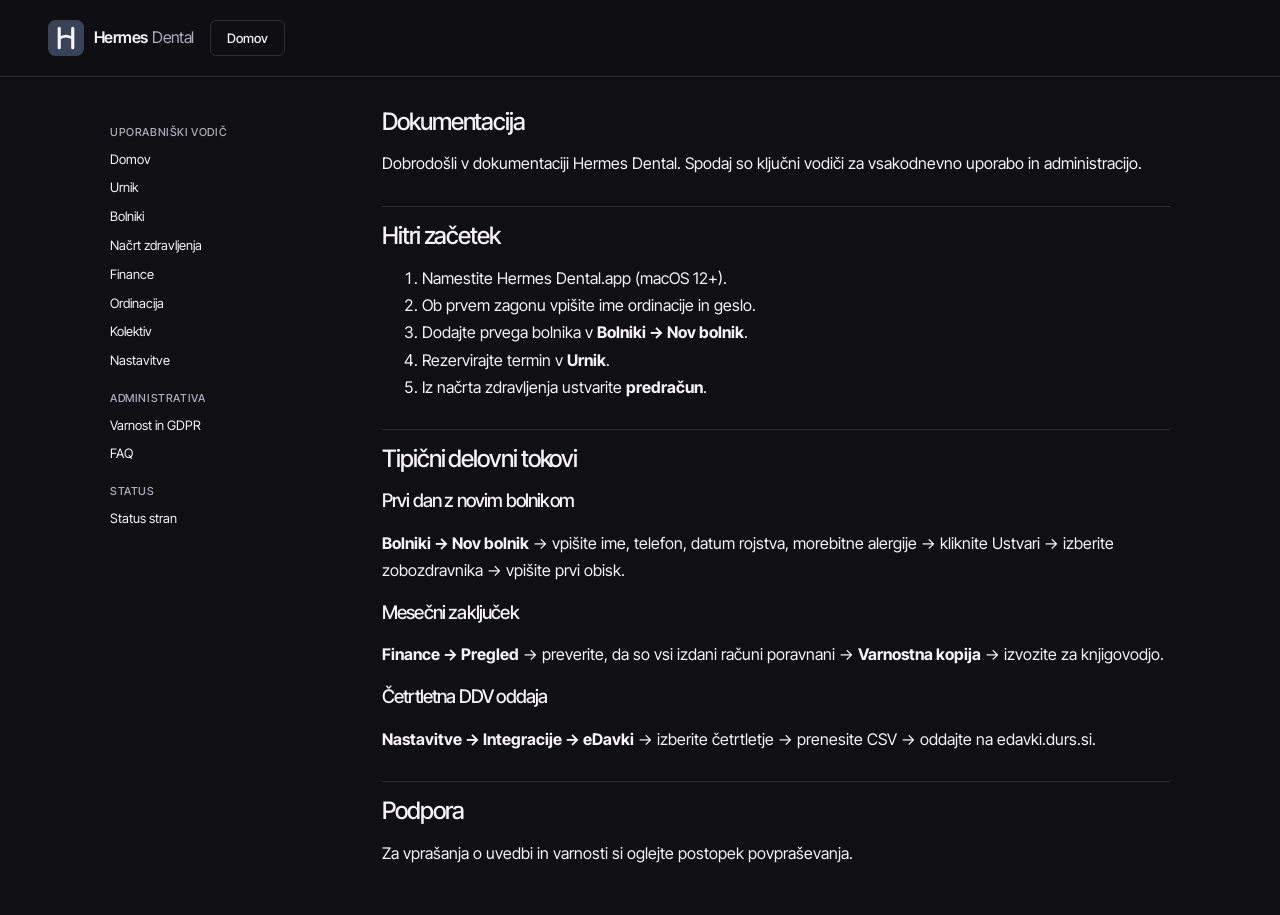
<file: apollo-solutions/hermes/dokumentacija/index.html>
<!DOCTYPE html>
<html lang="sl">
<head>
  <meta charset="utf-8" />
  <meta name="viewport" content="width=device-width, initial-scale=1" />
  <title>Hermes Dental — Dokumentacija</title>
  <meta name="description" content="Uporabniška in administrativna dokumentacija za Hermes Dental." />
  <link rel="icon" href="../favicon.svg" type="image/svg+xml" />
  <link href="https://fonts.googleapis.com/css2?family=Inter+Tight:wght@400;500;600;700&display=swap" rel="stylesheet" />
  <link rel="stylesheet" href="../styles.css" />
  <style>
    .docs-wrap { display: grid; grid-template-columns: 240px 1fr; gap: 32px; max-width: 1100px; margin: 0 auto; padding: 32px 20px; }
    .docs-side { position: sticky; top: 24px; align-self: start; font-size: 13px; }
    .docs-side h3 { font-size: 11px; text-transform: uppercase; letter-spacing: 0.6px; color: var(--muted); margin: 18px 0 6px; }
    .docs-side a { display: block; padding: 4px 0; color: var(--fg); text-decoration: none; }
    .docs-side a:hover { color: var(--eu-blue); }
    .docs-main h1 { margin: 0 0 8px; font-family: var(--serif); }
    .docs-main h2 { margin: 28px 0 8px; padding-top: 16px; border-top: 1px solid var(--border); }
    .docs-main p, .docs-main li { line-height: 1.7; }
    .docs-main code { background: #f4f6fa; padding: 2px 6px; border-radius: 4px; font-size: 13px; }
    .docs-main pre { background: #f4f6fa; padding: 12px; border-radius: 8px; overflow-x: auto; font-size: 12px; }
    @media (max-width: 800px) { .docs-wrap { grid-template-columns: 1fr; } .docs-side { position: static; } }
  </style>
</head>
<body>
  <header class="nav">
    <div class="wrap nav-inner">
      <a class="brand" href="../index.html">
        <svg viewBox="0 0 48 48" aria-hidden="true">
          <rect width="48" height="48" rx="10" fill="#3A4258"/>
          <path d="M15 11v26M33 11v26" stroke="#F4F6FA" stroke-width="4.2" stroke-linecap="round"/>
          <path d="M15 24.5c6-4.2 12-4.2 18 0" fill="none" stroke="#F4F6FA" stroke-width="3.6" stroke-linecap="round"/>
        </svg>
        <span>Hermes <em>Dental</em></span>
      </a>
      <div class="nav-actions">
        <a class="btn btn-navy" href="../index.html">Domov</a>
      </div>
    </div>
  </header>

  <main class="docs-wrap">
    <aside class="docs-side">
      <h3>Uporabniški vodič</h3>
      <a href="domov.html">Domov</a>
      <a href="urnik.html">Urnik</a>
      <a href="bolniki.html">Bolniki</a>
      <a href="zdravljenje.html">Načrt zdravljenja</a>
      <a href="finance.html">Finance</a>
      <a href="ordinacija.html">Ordinacija</a>
      <a href="kolektiv.html">Kolektiv</a>
      <a href="nastavitve.html">Nastavitve</a>
      <h3>Administrativa</h3>
      <a href="../security.html">Varnost in GDPR</a>
      <a href="../faq.html">FAQ</a>
      <h3>Status</h3>
      <a href="https://status.hermes-dental.si">Status stran</a>
    </aside>

    <article class="docs-main">
      <h1>Dokumentacija</h1>
      <p>Dobrodošli v dokumentaciji Hermes Dental. Spodaj so ključni vodiči za vsakodnevno uporabo in administracijo.</p>

      <h2>Hitri začetek</h2>
      <ol>
        <li>Namestite <a href="../INSTALL.html">Hermes Dental.app</a> (macOS 12+).</li>
        <li>Ob prvem zagonu vpišite ime ordinacije in geslo.</li>
        <li>Dodajte prvega bolnika v <strong>Bolniki → Nov bolnik</strong>.</li>
        <li>Rezervirajte termin v <strong>Urnik</strong>.</li>
        <li>Iz načrta zdravljenja ustvarite <strong>predračun</strong>.</li>
      </ol>

      <h2>Tipični delovni tokovi</h2>
      <h3>Prvi dan z novim bolnikom</h3>
      <p><strong>Bolniki → Nov bolnik</strong> → vpišite ime, telefon, datum rojstva, morebitne alergije → kliknite Ustvari → izberite zobozdravnika → vpišite prvi obisk.</p>

      <h3>Mesečni zaključek</h3>
      <p><strong>Finance → Pregled</strong> → preverite, da so vsi izdani računi poravnani → <strong>Varnostna kopija</strong> → izvozite za knjigovodjo.</p>

      <h3>Četrtletna DDV oddaja</h3>
      <p><strong>Nastavitve → Integracije → eDavki</strong> → izberite četrtletje → prenesite CSV → oddajte na <a href="https://edavki.durs.si">edavki.durs.si</a>.</p>

      <h2>Podpora</h2>
      <p>Za vprašanja o uvedbi in varnosti si oglejte <a href="../pricing.html">postopek povpraševanja</a>.</p>
    </article>
  </main>
</body>
</html>
</file>
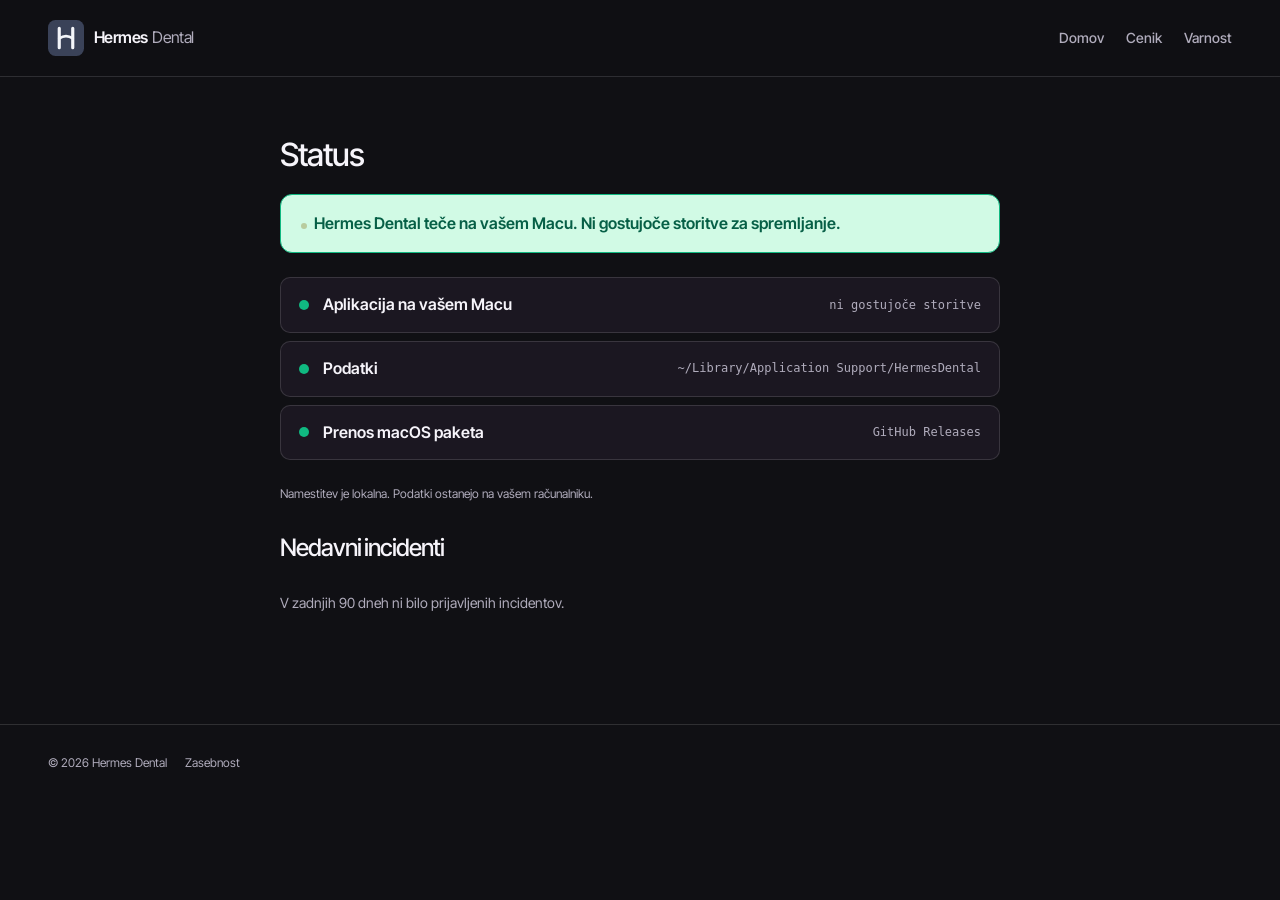
<file: apollo-solutions/hermes/status/index.html>
<!DOCTYPE html>
<html lang="sl">
<head>
  <meta charset="utf-8" />
  <meta name="viewport" content="width=device-width, initial-scale=1" />
  <title>Hermes Dental — Status</title>
  <meta name="description" content="Status strani Hermes Dental: uptime, incidenti, načrtovana vzdrževanja." />
  <link rel="icon" href="../favicon.svg" type="image/svg+xml" />
  <link href="https://fonts.googleapis.com/css2?family=IBM+Plex+Mono:wght@400;500&family=Inter+Tight:wght@400;500;600;700&display=swap" rel="stylesheet" />
  <link rel="stylesheet" href="../styles.css" />
  <style>
    .status-wrap { max-width: 760px; margin: 0 auto; padding: 40px 20px; }
    .status-banner { padding: 16px 20px; border-radius: 12px; margin-bottom: 24px; font-weight: 600; }
    .status-banner.ok { background: #d1fae5; color: #065f46; border: 1px solid #10b981; }
    .status-banner.warn { background: #fef3c7; color: #92400e; border: 1px solid #f59e0b; }
    .status-banner.bad { background: #fee2e2; color: #991b1b; border: 1px solid #ef4444; }
    .component-list { display: flex; flex-direction: column; gap: 8px; margin: 24px 0; }
    .component { background: var(--white); border: 1px solid var(--border); border-radius: 10px; padding: 14px 18px; display: flex; align-items: center; gap: 14px; }
    .component .dot { width: 10px; height: 10px; border-radius: 50%; flex-shrink: 0; }
    .dot-ok { background: #10b981; }
    .dot-warn { background: #f59e0b; }
    .dot-bad { background: #ef4444; }
    .dot-unknown { background: #9ca3af; }
    .component .name { font-weight: 600; flex: 1; }
    .component .meta { font-size: 12px; color: var(--muted); font-family: ui-monospace, monospace; }
    .last-checked { font-size: 12px; color: var(--muted); margin-top: 8px; }
    .history { margin-top: 32px; }
    .history h2 { font-family: var(--serif); }
    .incident { background: var(--white); border-left: 3px solid #f59e0b; padding: 14px 18px; border-radius: 6px; margin-bottom: 10px; }
    .incident.resolved { border-left-color: #10b981; opacity: 0.85; }
    .incident-time { font-size: 12px; color: var(--muted); font-family: ui-monospace, monospace; margin-bottom: 4px; }
    .empty { color: var(--muted); font-size: 14px; padding: 16px 0; }
  </style>
</head>
<body>
  <header class="nav">
    <div class="wrap nav-inner">
      <a class="brand" href="../index.html">
        <svg viewBox="0 0 48 48" aria-hidden="true">
          <rect width="48" height="48" rx="10" fill="#3A4258"/>
          <path d="M15 11v26M33 11v26" stroke="#F4F6FA" stroke-width="4.2" stroke-linecap="round"/>
          <path d="M15 24.5c6-4.2 12-4.2 18 0" fill="none" stroke="#F4F6FA" stroke-width="3.6" stroke-linecap="round"/>
        </svg>
        <span>Hermes <em>Dental</em></span>
      </a>
      <nav class="nav-links">
        <a href="../index.html">Domov</a>
        <a href="../pricing.html">Cenik</a>
        <a href="../security.html">Varnost</a>
      </nav>
    </div>
  </header>

  <main class="status-wrap">
    <h1>Status</h1>
    <div id="banner" class="status-banner ok">Vse storitve delujejo.</div>

    <div class="component-list" id="components">
      <!-- filled by JS -->
    </div>

    <p class="last-checked" id="lastChecked">Preverjanje…</p>

    <section class="history">
      <h2>Nedavni incidenti</h2>
      <p class="empty">V zadnjih 90 dneh ni bilo prijavljenih incidentov.</p>
    </section>
  </main>

  <footer class="foot">
    <div class="wrap foot-inner">
      <span>© 2026 Hermes Dental</span>
      <a href="../privacy.html">Zasebnost</a>
    </div>
  </footer>

  <script>
    const COMPONENTS = [
      { name: "Aplikacija na vašem Macu", local: true, ok: true, meta: "ni gostujoče storitve" },
      { name: "Podatki", local: true, ok: true, meta: "~/Library/Application Support/HermesDental" },
      { name: "Prenos macOS paketa", local: true, ok: true, meta: "GitHub Releases" },
    ];

    function render(results) {
      const banner = document.getElementById("banner");
      banner.className = "status-banner ok";
      banner.textContent = "Hermes Dental teče na vašem Macu. Ni gostujoče storitve za spremljanje.";
      const list = document.getElementById("components");
      list.innerHTML = results
        .map(
          (r) => `
        <div class="component">
          <span class="dot dot-ok"></span>
          <span class="name">${r.name}</span>
          <span class="meta">${r.meta || ""}</span>
        </div>`,
        )
        .join("");
      document.getElementById("lastChecked").textContent =
        "Namestitev je lokalna. Podatki ostanejo na vašem računalniku.";
    }

    render(COMPONENTS);
  </script>
</body>
</html>
</file>
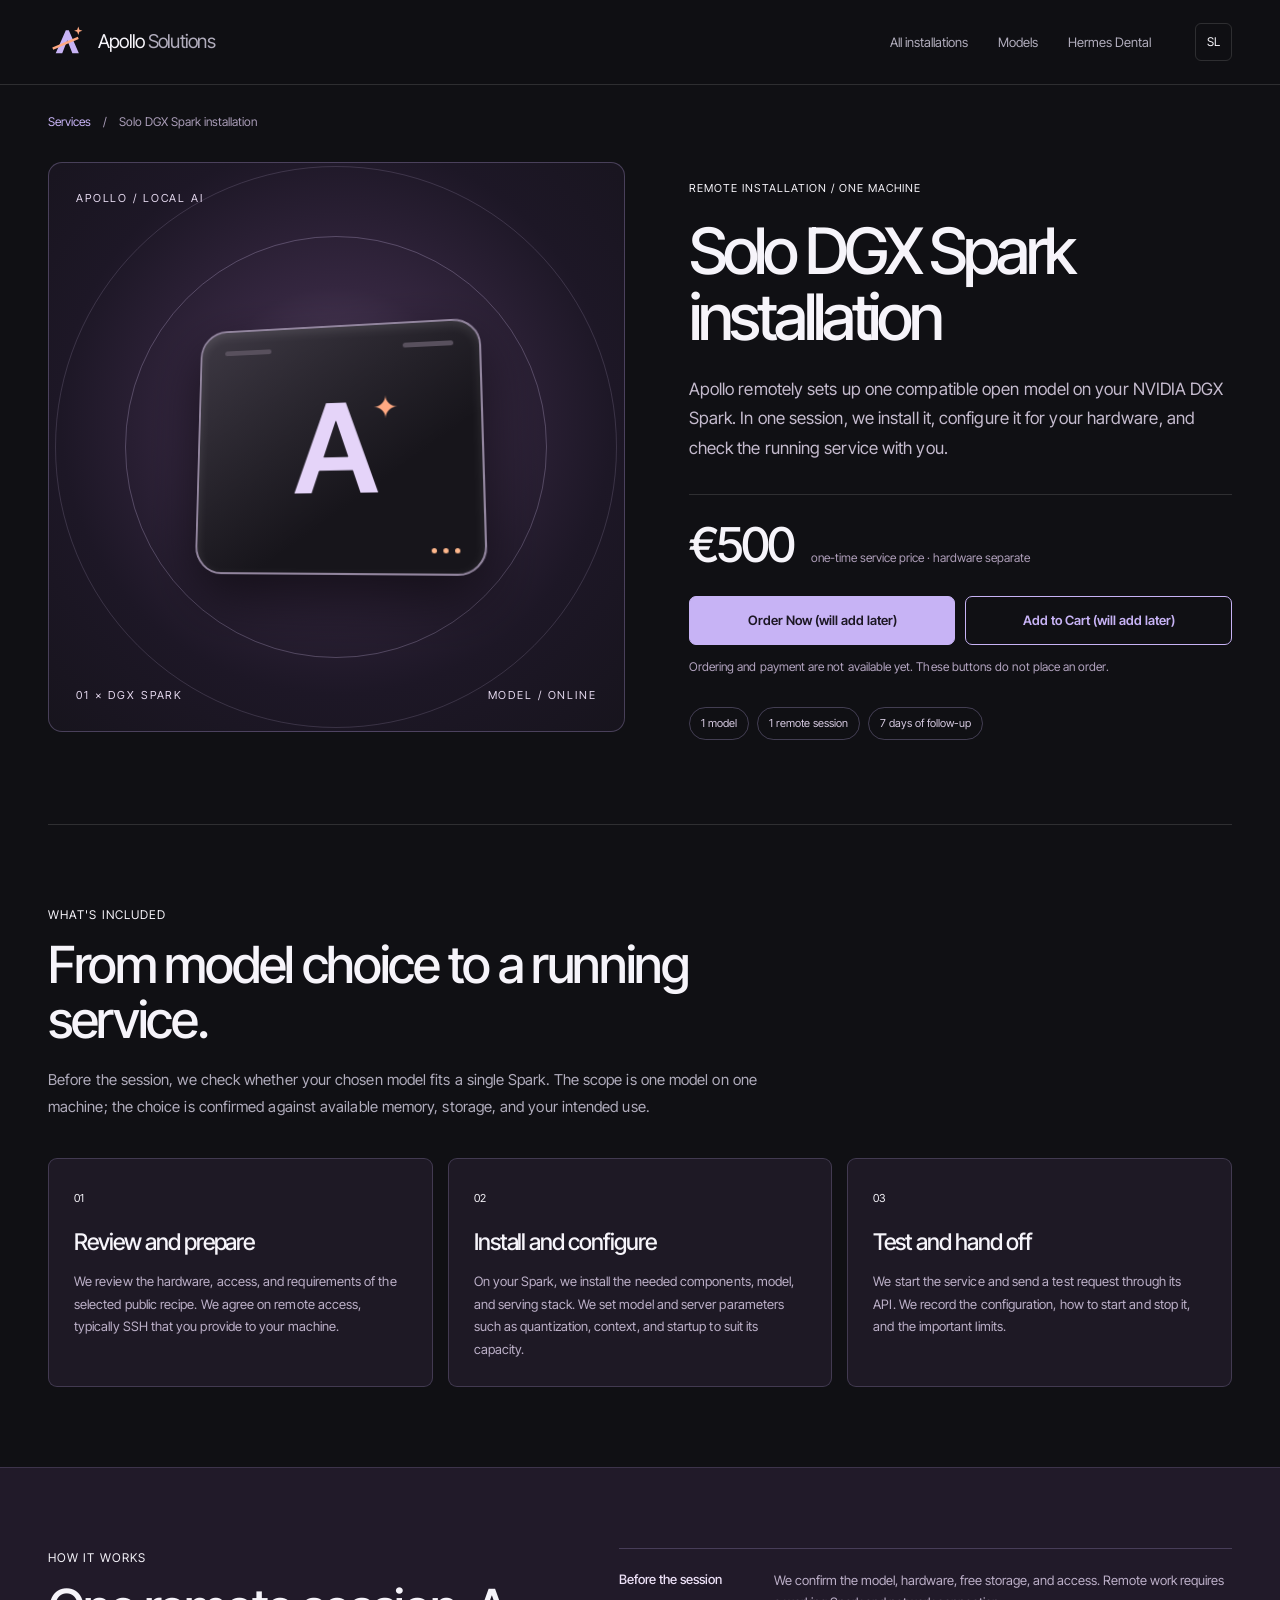
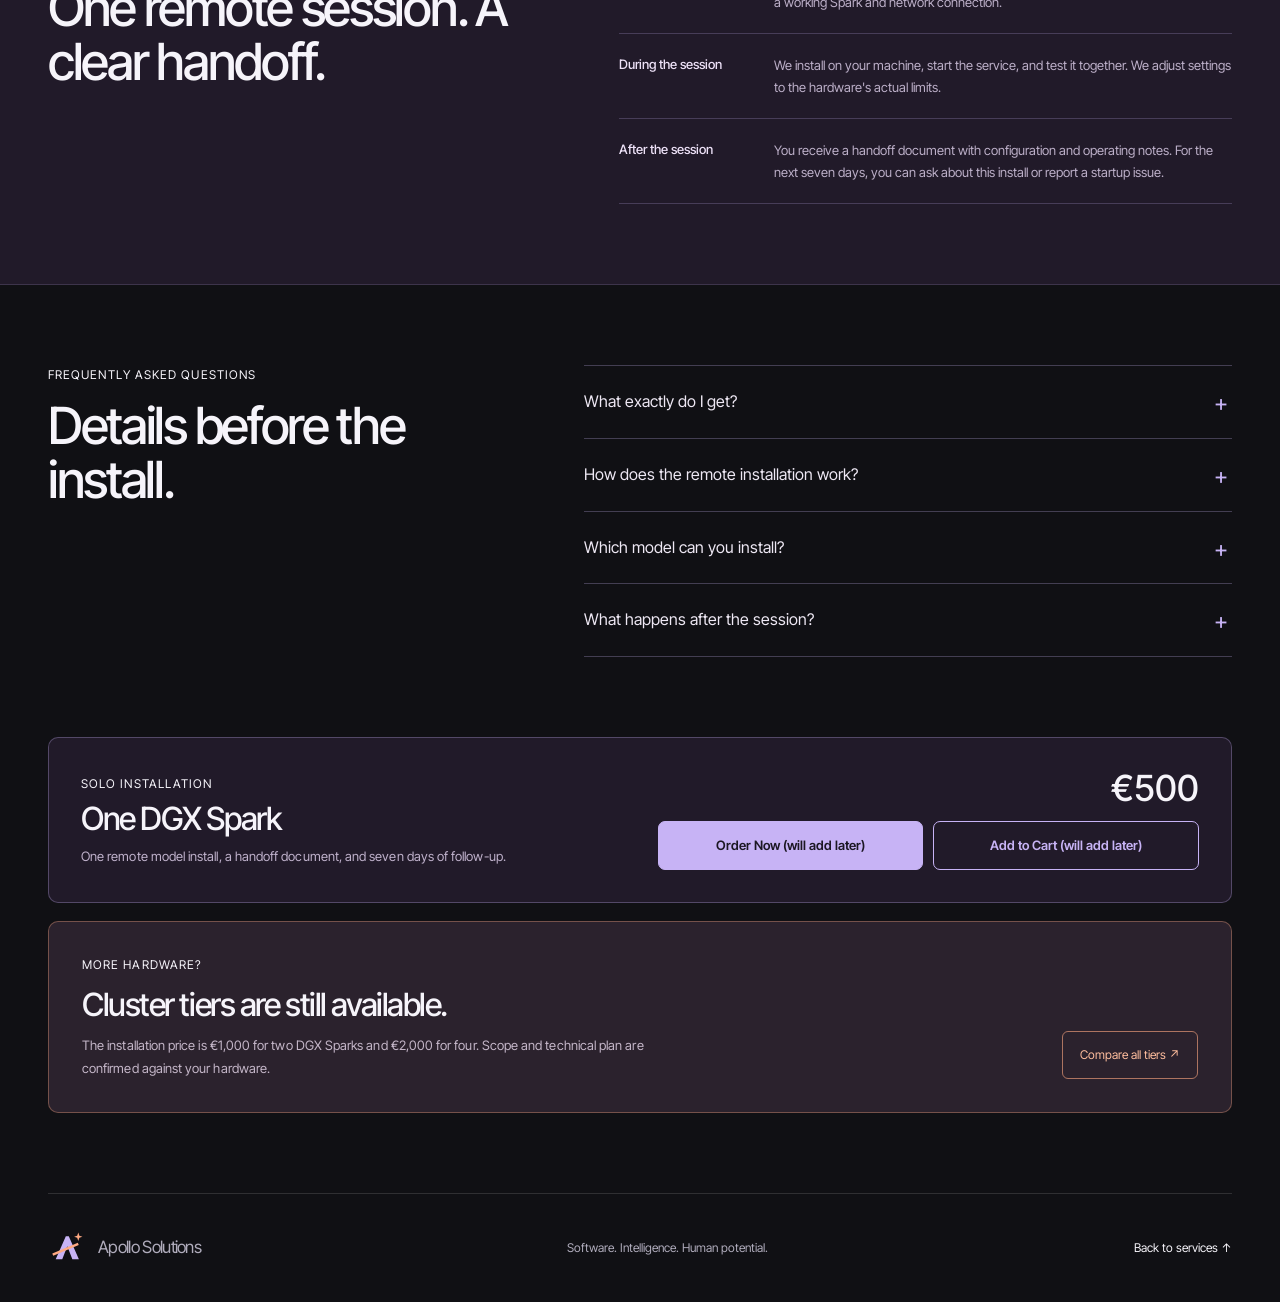
<file: apollo-solutions/solo-dgx-spark.html>
<!DOCTYPE html>
<html lang="en">
<head>
  <meta charset="utf-8" />
  <meta name="viewport" content="width=device-width, initial-scale=1" />
  <title>Solo DGX Spark installation | Apollo Solutions</title>
  <meta name="description" content="Apollo's €500 remote installation for one NVIDIA DGX Spark: one compatible model setup, one session, a handoff document, and seven days of follow-up." />
  <meta property="og:type" content="website" />
  <meta property="og:title" content="Solo DGX Spark installation | Apollo Solutions" />
  <meta property="og:description" content="One Spark. One model setup. One remote session. €500, with handoff notes and seven days of follow-up." />
  <meta property="og:image" content="https://sobraniex.github.io/apollo-solutions/images/apollo-social.png" />
  <meta property="og:url" content="https://sobraniex.github.io/apollo-solutions/solo-dgx-spark.html" />
  <meta name="theme-color" content="#101014" />
  <link rel="canonical" href="https://sobraniex.github.io/apollo-solutions/solo-dgx-spark.html" />
  <link rel="alternate" hreflang="en" href="https://sobraniex.github.io/apollo-solutions/solo-dgx-spark.html" />
  <link rel="alternate" hreflang="sl" href="https://sobraniex.github.io/apollo-solutions/sl/solo-dgx-spark.html" />
  <link rel="icon" href="favicon.svg" type="image/svg+xml" />
  <link rel="preconnect" href="https://fonts.googleapis.com" />
  <link rel="preconnect" href="https://fonts.gstatic.com" crossorigin />
  <link href="https://fonts.googleapis.com/css2?family=Inter+Tight:wght@400;500;600;700&display=swap" rel="stylesheet" />
  <link rel="stylesheet" href="home.css" />
  <link rel="stylesheet" href="solo-dgx-spark.css" />
</head>
<body>
  <a class="skip-link" href="#main" data-sl="Preskoči na vsebino">Skip to content</a>
  <header class="site-header"><div class="wrap header-inner solo-header">
    <a class="brand" href="./" aria-label="Apollo Solutions"><svg class="apollo-mark" viewBox="0 0 64 64" aria-hidden="true"><path d="M13 51 30 12h5l17 39H41L32.5 29 24 51Z" fill="currentColor"/><path d="m8 43 43-18" fill="none" stroke="#ffa982" stroke-width="4"/><path d="m51 6 1.8 5.2L58 13l-5.2 1.8L51 20l-1.8-5.2L44 13l5.2-1.8Z" fill="#ffa982"/></svg><span>Apollo <span class="brand-light">Solutions</span></span></a>
    <nav aria-label="Main navigation"><a href="services/local-llm-installations.html#services" data-service-link data-sl="Vse namestitve">All installations</a><a href="services/local-llm-installations.html#models" data-service-link data-sl="Modeli">Models</a><a href="./#delo">Hermes Dental</a></nav>
    <a class="language" href="sl/solo-dgx-spark.html" aria-label="Switch to Slovenian">SL</a>
  </div></header>
  <main id="main" class="solo-main">
    <div class="wrap solo-breadcrumb"><a href="services/local-llm-installations.html#services" data-service-link data-sl="Storitve">Services</a><span aria-hidden="true">/</span><span data-sl="Namestitev ene naprave DGX Spark">Solo DGX Spark installation</span></div>
    <section class="wrap solo-product" aria-labelledby="solo-title">
      <div class="solo-art" role="img" aria-label="Illustration of one DGX Spark running a local AI model"><span class="art-top">APOLLO / LOCAL AI</span><div class="art-orbit"><div class="art-machine"><div class="art-machine-top"><span></span><span></span></div><div class="art-mark">A<span>✦</span></div><div class="art-lights"><i></i><i></i><i></i></div></div></div><div class="art-bottom"><span>01 × DGX SPARK</span><span>MODEL / ONLINE</span></div></div>
      <div class="solo-summary">
        <p class="eyebrow" data-sl="Oddaljena namestitev / ena naprava">Remote installation / one machine</p>
        <h1 id="solo-title" data-sl="Namestitev ene naprave DGX Spark">Solo DGX Spark installation</h1>
        <p class="solo-lede" data-sl="Apollo na vaši napravi NVIDIA DGX Spark oddaljeno postavi en združljiv odprti model. V enem srečanju ga namestimo, nastavimo za vašo opremo in skupaj preverimo, ali deluje.">Apollo remotely sets up one compatible open model on your NVIDIA DGX Spark. In one session, we install it, configure it for your hardware, and check the running service with you.</p>
        <div class="solo-price-row"><strong>€500</strong><span data-sl="enkratna cena storitve · oprema ni vključena">one-time service price · hardware separate</span></div>
        <div class="solo-actions"><button type="button" disabled aria-describedby="order-note" data-sl="Naroči zdaj (dodamo pozneje)">Order Now (will add later)</button><button class="secondary" type="button" disabled aria-describedby="order-note" data-sl="Dodaj v košarico (dodamo pozneje)">Add to Cart (will add later)</button></div>
        <p id="order-note" class="solo-order-note" data-sl="Naročanje in plačilo še nista omogočena. Ta gumba ne oddasta naročila.">Ordering and payment are not available yet. These buttons do not place an order.</p>
        <div class="solo-inclusions"><span data-sl="1 model">1 model</span><span data-sl="1 oddaljeno srečanje">1 remote session</span><span data-sl="7 dni nadaljnje podpore">7 days of follow-up</span></div>
      </div>
    </section>
    <section class="wrap solo-detail" aria-labelledby="detail-title">
      <div class="solo-section-heading"><p class="eyebrow" data-sl="Kaj vključuje storitev">What's included</p><h2 id="detail-title" data-sl="Od izbire modela do delujoče storitve.">From model choice to a running service.</h2><p data-sl="Pred srečanjem preverimo primernost izbranega modela za eno napravo Spark. Obseg je en model in ena naprava; izbiro potrdimo glede na razpoložljiv pomnilnik, shrambo in vaš namen uporabe.">Before the session, we check whether your chosen model fits a single Spark. The scope is one model on one machine; the choice is confirmed against available memory, storage, and your intended use.</p></div>
      <div class="solo-detail-grid"><article><span>01</span><h3 data-sl="Pregled in priprava">Review and prepare</h3><p data-sl="Pregledamo strojno opremo, dostop in zahteve izbranega javnega recepta. Dogovorimo se za način oddaljenega dostopa, običajno SSH, ki ga omogočite na svoji napravi.">We review the hardware, access, and requirements of the selected public recipe. We agree on remote access, typically SSH that you provide to your machine.</p></article><article><span>02</span><h3 data-sl="Namestitev in nastavitve">Install and configure</h3><p data-sl="Na vaši napravi namestimo potrebne komponente, model in strežnik za izvajanje. Parametre modela in strežnika, kot so kvantizacija, kontekst in zagon, prilagodimo zmogljivosti naprave.">On your Spark, we install the needed components, model, and serving stack. We set model and server parameters such as quantization, context, and startup to suit its capacity.</p></article><article><span>03</span><h3 data-sl="Preizkus in predaja">Test and hand off</h3><p data-sl="Zaženemo storitev in pošljemo preizkusno zahtevo prek njenega vmesnika API. Zabeležimo uporabljeno konfiguracijo, kako storitev zaženete in ustavite ter ključne omejitve.">We start the service and send a test request through its API. We record the configuration, how to start and stop it, and the important limits.</p></article></div>
    </section>
    <section class="solo-process"><div class="wrap solo-process-inner"><div><p class="eyebrow" data-sl="Kako poteka">How it works</p><h2 data-sl="Eno oddaljeno srečanje. Jasna predaja.">One remote session. A clear handoff.</h2></div><ol><li><strong data-sl="Pred srečanjem">Before the session</strong><span data-sl="Potrdimo model, opremo, prosti prostor in dostop. Za oddaljeno delo potrebujete delujočo napravo Spark in povezavo.">We confirm the model, hardware, free storage, and access. Remote work requires a working Spark and network connection.</span></li><li><strong data-sl="Med srečanjem">During the session</strong><span data-sl="Skupaj opravimo namestitev na vaši napravi, zagon storitve in preizkus. Nastavitve po potrebi prilagodimo dejanskim omejitvam opreme.">We install on your machine, start the service, and test it together. We adjust settings to the hardware's actual limits.</span></li><li><strong data-sl="Po srečanju">After the session</strong><span data-sl="Prejmete dokument ob predaji s konfiguracijo in navodili. Naslednjih sedem dni lahko vprašate o tej namestitvi ali sporočite težavo pri njenem zagonu.">You receive a handoff document with configuration and operating notes. For the next seven days, you can ask about this install or report a startup issue.</span></li></ol></div></section>
    <section class="wrap solo-faq" aria-labelledby="faq-title"><div class="solo-section-heading"><p class="eyebrow" data-sl="Pogosta vprašanja">Frequently asked questions</p><h2 id="faq-title" data-sl="Podrobnosti pred namestitvijo.">Details before the install.</h2></div><div class="solo-faq-list">
      <details><summary data-sl="Kaj točno dobim?">What exactly do I get?</summary><p data-sl="En združljiv odprti model, nameščen in preizkušen na eni napravi DGX Spark. Dobite dokument ob predaji z nastavitvami, navodili za zagon in ustavitev ter sedem dni nadaljnje podpore za to namestitev.">One compatible open model installed and tested on one DGX Spark. You receive a handoff document with the settings, start and stop steps, and seven days of follow-up for that installation.</p></details>
      <details><summary data-sl="Kako deluje oddaljena namestitev?">How does the remote installation work?</summary><p data-sl="Omogočite začasen oddaljeni dostop do svoje naprave, običajno prek SSH. Namestitev in preizkus izvedemo na vaši napravi med dogovorjenim srečanjem. Dostop in omrežne pogoje uskladimo vnaprej.">You provide temporary remote access to your Spark, typically over SSH. Installation and testing happen on your machine during the agreed session. We confirm access and network requirements beforehand.</p></details>
      <details><summary data-sl="Kateri model lahko namestite?">Which model can you install?</summary><p data-sl="Izberemo en javno dostopen recept, primeren za eno napravo DGX Spark, in pred srečanjem potrdimo njegovo združljivost. Apollovi lastni repozitoriji in dokumentacija še niso objavljeni.">We select one public recipe suitable for a single DGX Spark and confirm its fit before the session. Apollo's own repositories and documentation are still pending.</p></details>
      <details><summary data-sl="Kaj sledi po srečanju?">What happens after the session?</summary><p data-sl="Pošljemo dokument ob predaji in sedem dni odgovarjamo na vprašanja o opravljeni namestitvi. Dodatni modeli, povezave z aplikacijami in nadaljnje vzdrževanje niso del tega paketa.">We send the handoff document and answer questions about this installation for seven days. Additional models, app integrations, and ongoing maintenance are outside this package.</p></details>
    </div></section>
    <section class="wrap solo-order-repeat" aria-label="Solo installation price and availability"><div><p class="eyebrow" data-sl="Namestitev ene naprave">Solo installation</p><h2 data-sl="Ena naprava DGX Spark">One DGX Spark</h2><p data-sl="Oddaljena namestitev enega modela, dokument ob predaji in sedem dni nadaljnje podpore.">One remote model install, a handoff document, and seven days of follow-up.</p></div><div><strong>€500</strong><div class="solo-actions"><button type="button" disabled aria-describedby="order-note" data-sl="Naroči zdaj (dodamo pozneje)">Order Now (will add later)</button><button class="secondary" type="button" disabled aria-describedby="order-note" data-sl="Dodaj v košarico (dodamo pozneje)">Add to Cart (will add later)</button></div></div></section>
    <section class="wrap solo-next"><div><p class="eyebrow" data-sl="Več naprav?">More hardware?</p><h2 data-sl="Paketi za gruče ostajajo na voljo.">Cluster tiers are still available.</h2><p data-sl="Za dve napravi DGX Spark je cena namestitve 1.000 €, za štiri naprave pa 2.000 €. Obseg in tehnični načrt potrdimo glede na vašo opremo.">The installation price is €1,000 for two DGX Sparks and €2,000 for four. Scope and technical plan are confirmed against your hardware.</p></div><a href="services/local-llm-installations.html#services" data-service-link data-sl="Primerjajte pakete ↗">Compare all tiers ↗</a></section>
  </main>
  <footer class="wrap footer solo-footer"><a class="brand" href="./"><svg class="apollo-mark" viewBox="0 0 64 64" aria-hidden="true"><path d="M13 51 30 12h5l17 39H41L32.5 29 24 51Z" fill="currentColor"/><path d="m8 43 43-18" fill="none" stroke="#ffa982" stroke-width="4"/><path d="m51 6 1.8 5.2L58 13l-5.2 1.8L51 20l-1.8-5.2L44 13l5.2-1.8Z" fill="#ffa982"/></svg><span>Apollo <span class="brand-light">Solutions</span></span></a><span data-sl="Programi. Inteligenca. Človeški potencial.">Software. Intelligence. Human potential.</span><a href="services/local-llm-installations.html#services" data-service-link data-sl="Nazaj na storitve ↑">Back to services ↑</a></footer>
</body>
</html>
</file>
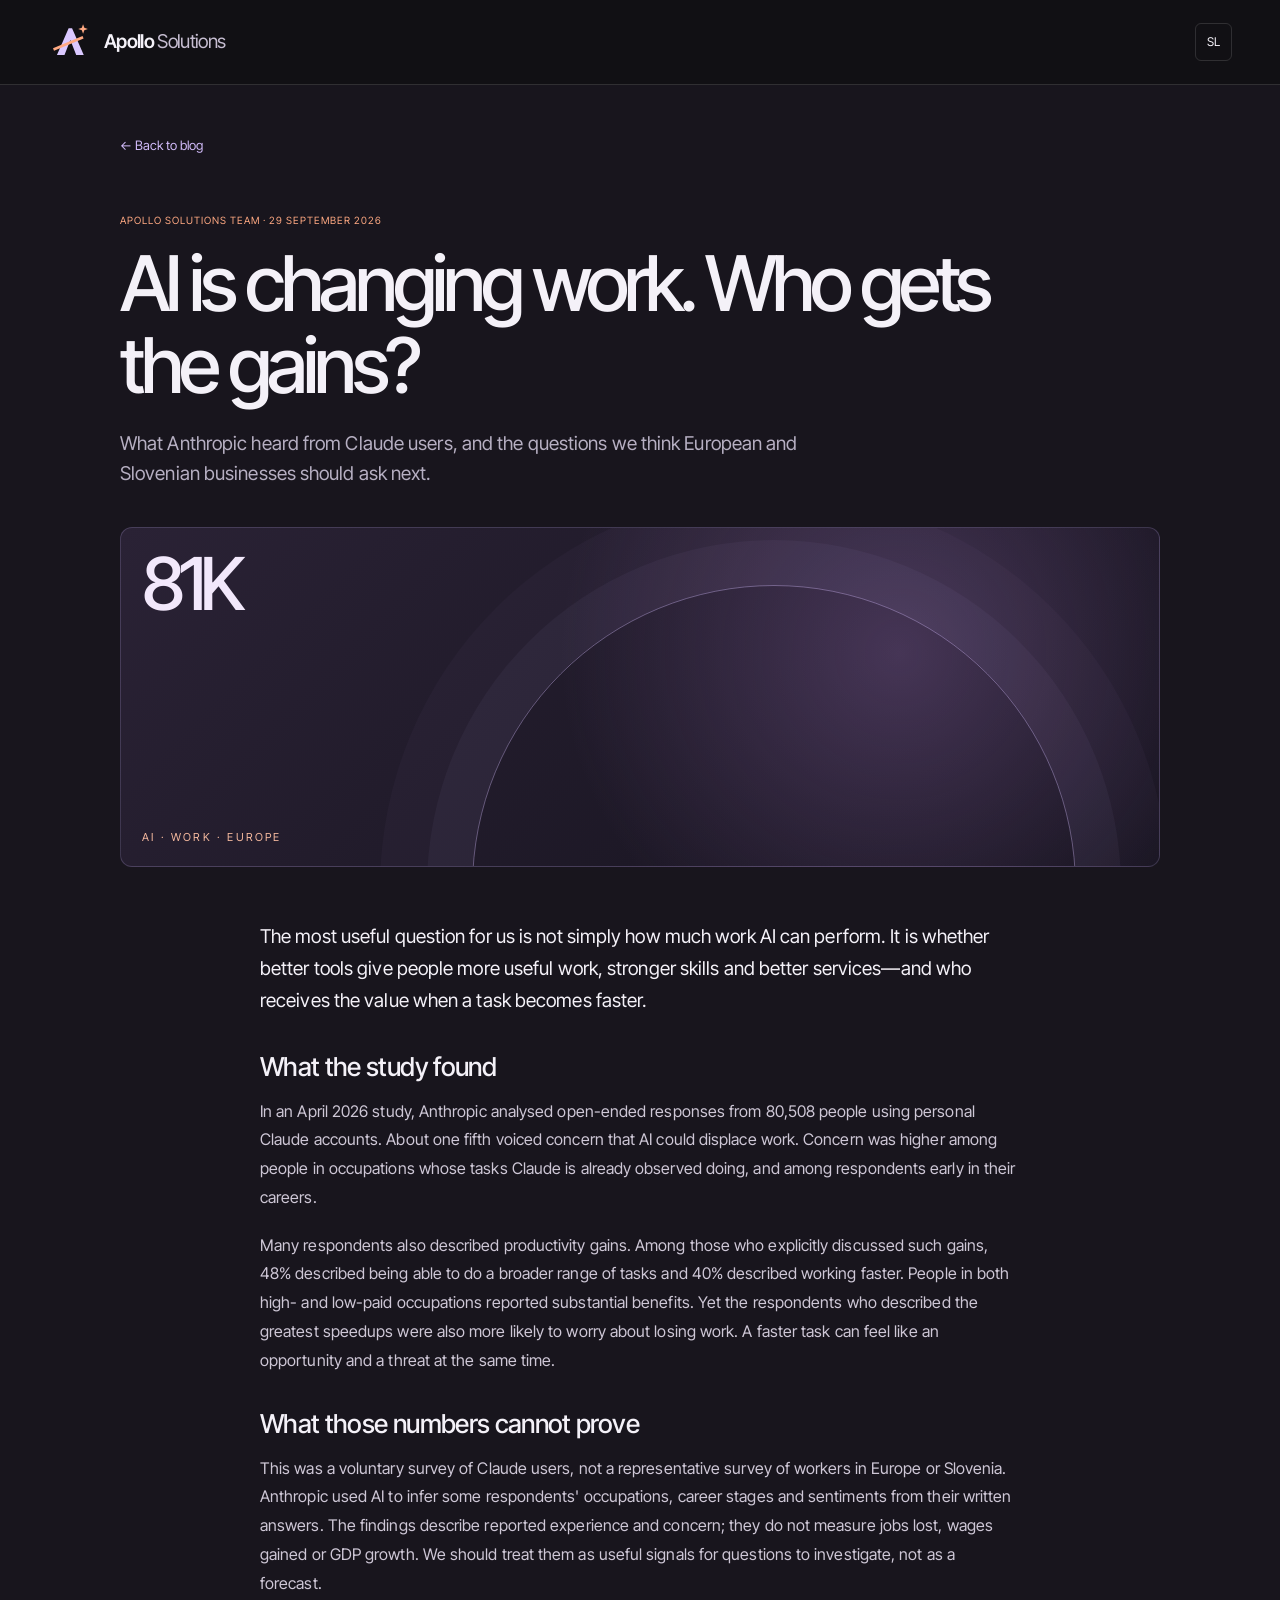
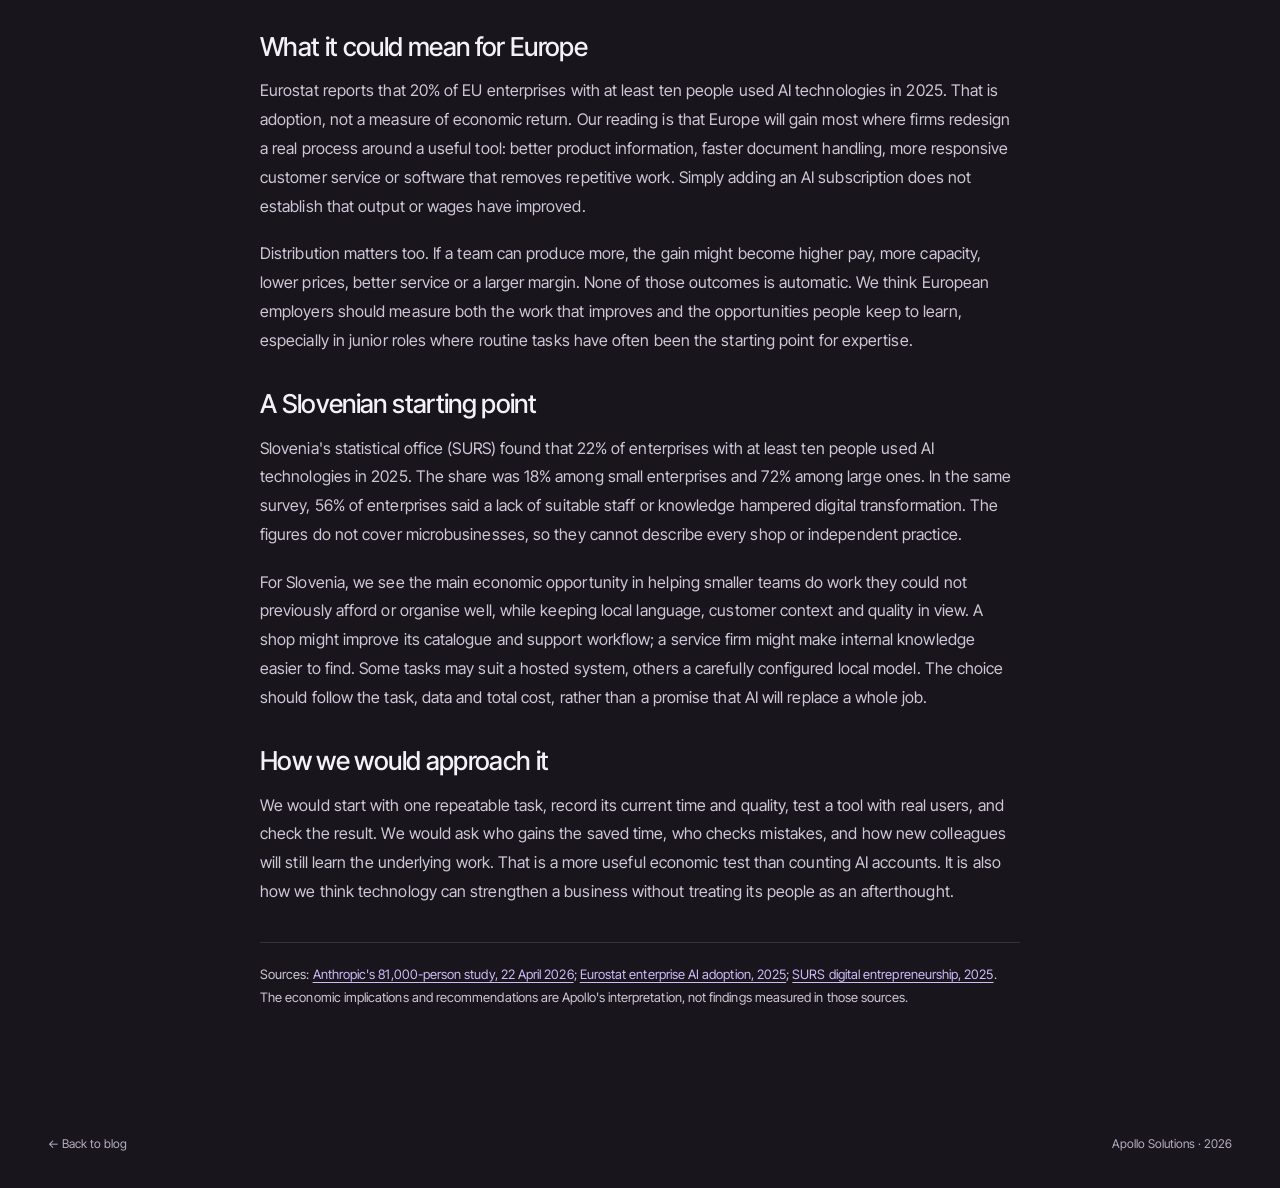
<file: apollo-solutions/blog/ai-work-europe-slovenia.html>
<!DOCTYPE html>
<html lang="en">
<head>
  <meta charset="utf-8" />
  <meta name="viewport" content="width=device-width, initial-scale=1" />
  <title>AI is changing work. Who gets the gains? | Apollo Solutions</title>
  <meta name="description" content="Apollo's view of Anthropic's 81,000-person AI economics study and what it could mean for work and businesses in Europe and Slovenia." />
  <meta name="author" content="Apollo Solutions" />
  <meta property="og:type" content="article" />
  <meta property="og:title" content="AI is changing work. Who gets the gains?" />
  <meta property="og:description" content="Apollo's view of Anthropic's 81,000-person AI economics study and its possible implications for Europe and Slovenia." />
  <meta property="og:image" content="https://sobraniex.github.io/apollo-solutions/images/apollo-social.png" />
  <meta property="og:url" content="https://sobraniex.github.io/apollo-solutions/blog/ai-work-europe-slovenia.html" />
  <meta property="article:published_time" content="2026-09-29" />
  <meta name="theme-color" content="#101014" />
  <link rel="canonical" href="https://sobraniex.github.io/apollo-solutions/blog/ai-work-europe-slovenia.html" />
  <link rel="alternate" hreflang="en" href="https://sobraniex.github.io/apollo-solutions/blog/ai-work-europe-slovenia.html" />
  <link rel="alternate" hreflang="sl" href="https://sobraniex.github.io/apollo-solutions/sl/blog/ai-work-europe-slovenia.html" />
  <link rel="icon" href="../favicon.svg" type="image/svg+xml" />
  <link rel="preconnect" href="https://fonts.googleapis.com" />
  <link rel="preconnect" href="https://fonts.gstatic.com" crossorigin />
  <link href="https://fonts.googleapis.com/css2?family=Inter+Tight:wght@400;500;600;700&display=swap" rel="stylesheet" />
  <link rel="stylesheet" href="../home.css" />
  <link rel="stylesheet" href="../studio.css" />
  <link rel="stylesheet" href="../blog.css" />
</head>
<body class="blog-post-page">
  <a href="#main" class="skip-link">Skip to content</a>
  <header class="blog-post-header"><div class="wrap blog-post-header-inner">
    <a class="brand" href="../" aria-label="Apollo Solutions"><svg class="apollo-mark" viewBox="0 0 64 64" aria-hidden="true"><path d="M13 51 30 12h5l17 39H41L32.5 29 24 51Z" fill="currentColor"/><path d="m8 43 43-18" fill="none" stroke="#ffa982" stroke-width="4"/><path d="m51 6 1.8 5.2L58 13l-5.2 1.8L51 20l-1.8-5.2L44 13l5.2-1.8Z" fill="#ffa982"/></svg><span>Apollo <span class="brand-light">Solutions</span></span></a>
    <div class="blog-post-header-actions"><a class="language" href="../../sl/blog/ai-work-europe-slovenia.html" aria-label="Switch to Slovenian">SL</a></div>
  </div></header>
  <main id="main" class="blog-post-main"><div class="wrap">
    <a class="blog-post-back" href="../#blog">← Back to blog</a>
    <header class="blog-post-intro"><p class="blog-card-kicker">Apollo Solutions team · 29 September 2026</p><h1>AI is changing work. Who gets the gains?</h1><p>What Anthropic heard from Claude users, and the questions we think European and Slovenian businesses should ask next.</p></header>
    <figure class="blog-post-cover blog-economy-cover" role="img" aria-label="Decorative 81K graphic representing the approximately 81,000 Claude users in Anthropic's study"><div class="blog-economy-art" aria-hidden="true"><span class="blog-economy-art-mark">81K</span><span class="blog-economy-art-caption">AI · WORK · EUROPE</span></div></figure>
    <article class="blog-article">
      <p class="blog-lede">The most useful question for us is not simply how much work AI can perform. It is whether better tools give people more useful work, stronger skills and better services—and who receives the value when a task becomes faster.</p>

      <h2>What the study found</h2>
      <p>In an <a href="https://www.anthropic.com/research/81k-economics" target="_blank" rel="noopener noreferrer">April 2026 study</a>, Anthropic analysed open-ended responses from 80,508 people using personal Claude accounts. About one fifth voiced concern that AI could displace work. Concern was higher among people in occupations whose tasks Claude is already observed doing, and among respondents early in their careers.</p>
      <p>Many respondents also described productivity gains. Among those who explicitly discussed such gains, 48% described being able to do a broader range of tasks and 40% described working faster. People in both high- and low-paid occupations reported substantial benefits. Yet the respondents who described the greatest speedups were also more likely to worry about losing work. A faster task can feel like an opportunity and a threat at the same time.</p>

      <h2>What those numbers cannot prove</h2>
      <p>This was a voluntary survey of Claude users, not a representative survey of workers in Europe or Slovenia. Anthropic used AI to infer some respondents' occupations, career stages and sentiments from their written answers. The findings describe reported experience and concern; they do not measure jobs lost, wages gained or GDP growth. We should treat them as useful signals for questions to investigate, not as a forecast.</p>

      <h2>What it could mean for Europe</h2>
      <p><a href="https://ec.europa.eu/eurostat/web/products-eurostat-news/w/ddn-20251211-2" target="_blank" rel="noopener noreferrer">Eurostat reports</a> that 20% of EU enterprises with at least ten people used AI technologies in 2025. That is adoption, not a measure of economic return. Our reading is that Europe will gain most where firms redesign a real process around a useful tool: better product information, faster document handling, more responsive customer service or software that removes repetitive work. Simply adding an AI subscription does not establish that output or wages have improved.</p>
      <p>Distribution matters too. If a team can produce more, the gain might become higher pay, more capacity, lower prices, better service or a larger margin. None of those outcomes is automatic. We think European employers should measure both the work that improves and the opportunities people keep to learn, especially in junior roles where routine tasks have often been the starting point for expertise.</p>

      <h2>A Slovenian starting point</h2>
      <p><a href="https://www.stat.si/StatWeb/pi/news/Index/14010" target="_blank" rel="noopener noreferrer">Slovenia's statistical office (SURS)</a> found that 22% of enterprises with at least ten people used AI technologies in 2025. The share was 18% among small enterprises and 72% among large ones. In the same survey, 56% of enterprises said a lack of suitable staff or knowledge hampered digital transformation. The figures do not cover microbusinesses, so they cannot describe every shop or independent practice.</p>
      <p>For Slovenia, we see the main economic opportunity in helping smaller teams do work they could not previously afford or organise well, while keeping local language, customer context and quality in view. A shop might improve its catalogue and support workflow; a service firm might make internal knowledge easier to find. Some tasks may suit a hosted system, others a carefully configured local model. The choice should follow the task, data and total cost, rather than a promise that AI will replace a whole job.</p>

      <h2>How we would approach it</h2>
      <p>We would start with one repeatable task, record its current time and quality, test a tool with real users, and check the result. We would ask who gains the saved time, who checks mistakes, and how new colleagues will still learn the underlying work. That is a more useful economic test than counting AI accounts. It is also how we think technology can strengthen a business without treating its people as an afterthought.</p>

      <p class="blog-sources">Sources: <a href="https://www.anthropic.com/research/81k-economics" target="_blank" rel="noopener noreferrer">Anthropic's 81,000-person study, 22 April 2026</a>; <a href="https://ec.europa.eu/eurostat/web/products-eurostat-news/w/ddn-20251211-2" target="_blank" rel="noopener noreferrer">Eurostat enterprise AI adoption, 2025</a>; <a href="https://www.stat.si/StatWeb/pi/news/Index/14010" target="_blank" rel="noopener noreferrer">SURS digital entrepreneurship, 2025</a>. The economic implications and recommendations are Apollo's interpretation, not findings measured in those sources.</p>
    </article>
  </div></main>
  <footer class="wrap footer"><a href="../#blog">← Back to blog</a><span>Apollo Solutions · 2026</span></footer>
</body>
</html>
</file>
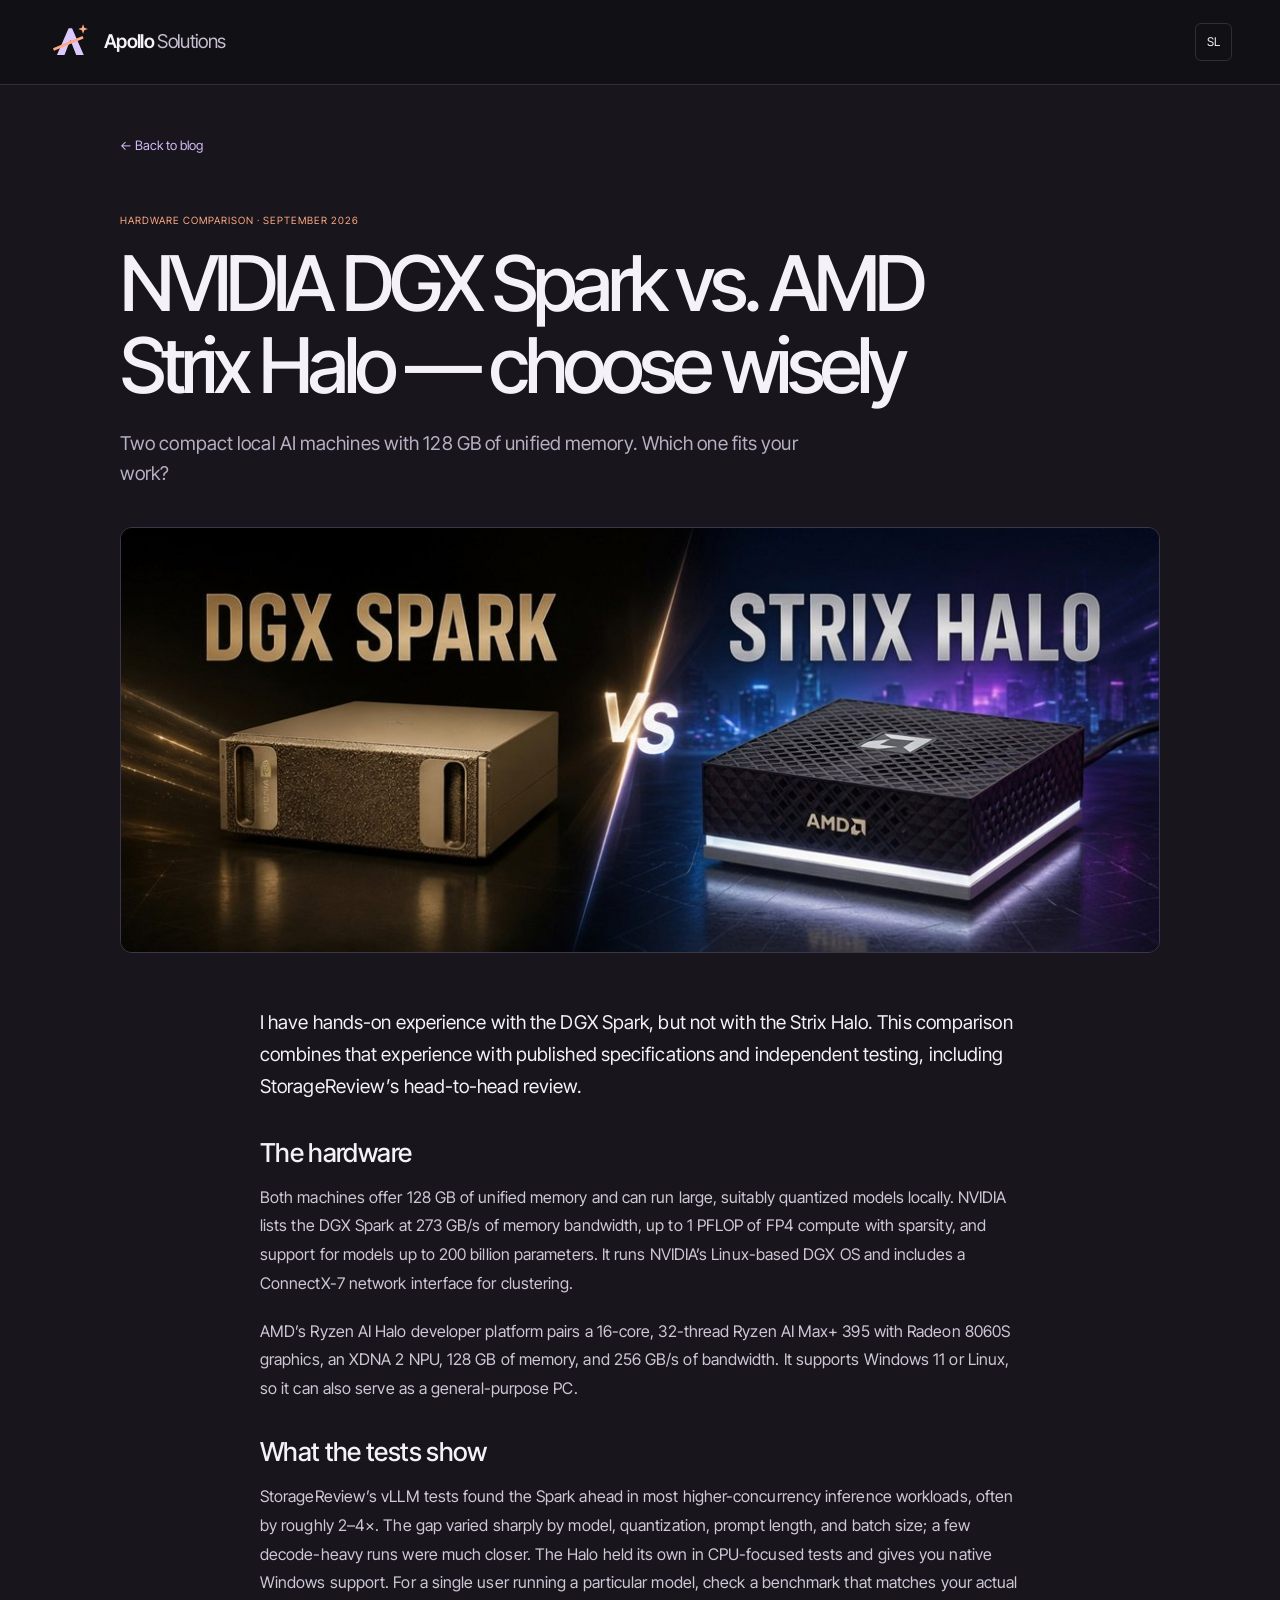
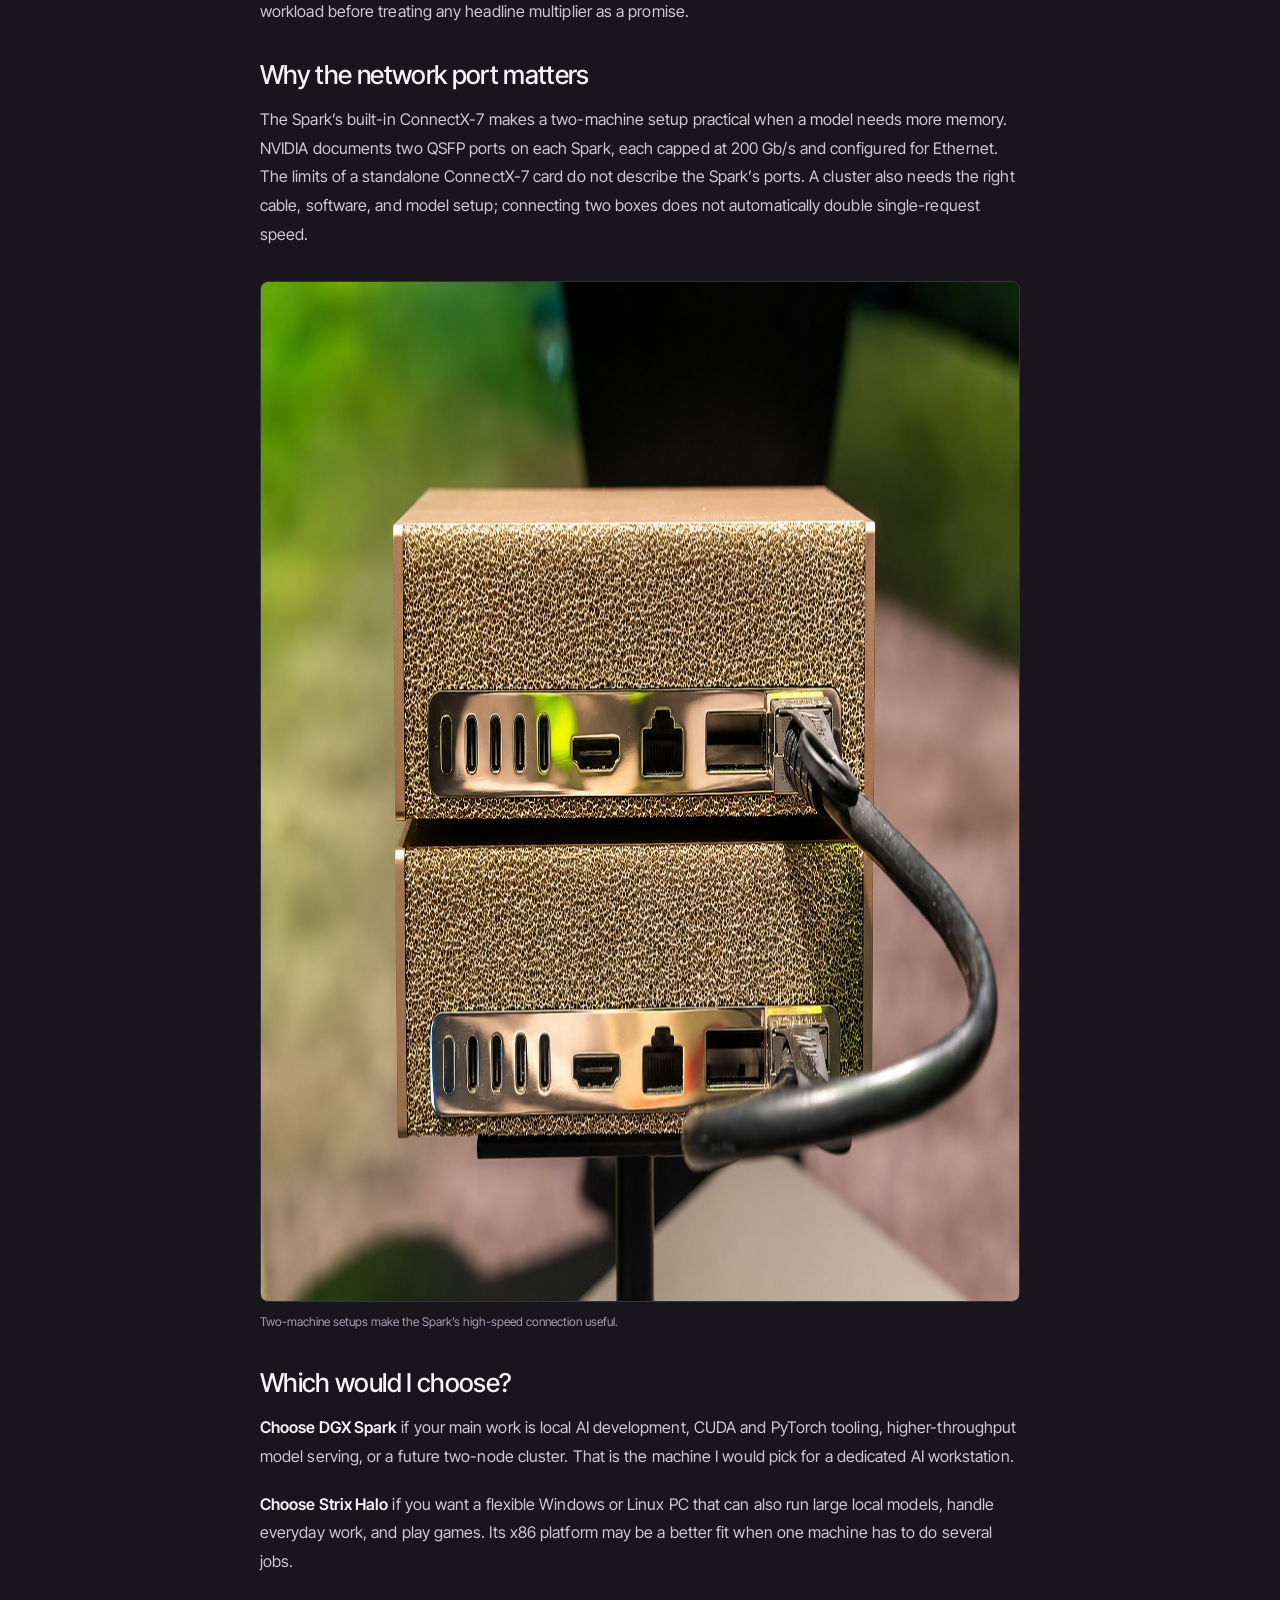
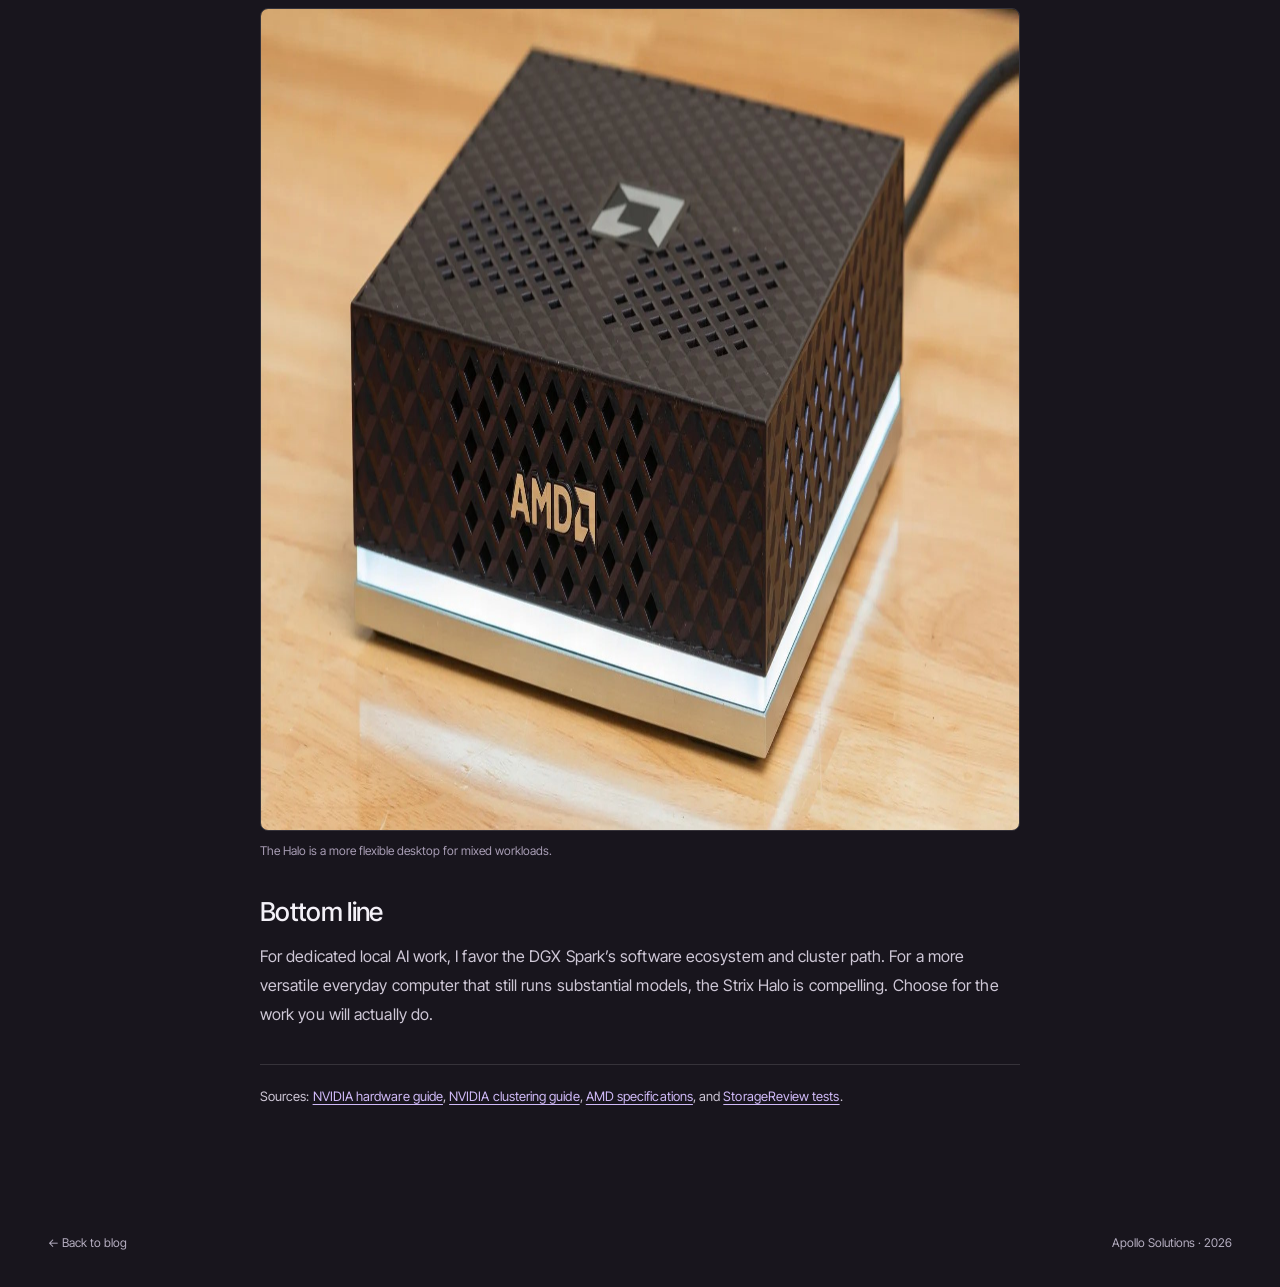
<file: apollo-solutions/blog/dgx-spark-vs-strix-halo.html>
<!DOCTYPE html>
<html lang="en">
<head>
  <meta charset="utf-8" />
  <meta name="viewport" content="width=device-width, initial-scale=1" />
  <title>NVIDIA DGX Spark vs. AMD Strix Halo — choose wisely | Apollo Solutions</title>
  <meta name="description" content="Two compact local AI machines with 128 GB of unified memory. Which one fits your work?" />
  <meta property="og:type" content="article" />
  <meta property="og:title" content="NVIDIA DGX Spark vs. AMD Strix Halo — choose wisely" />
  <meta property="og:description" content="Two compact local AI machines with 128 GB of unified memory. Which one fits your work?" />
  <meta property="og:image" content="https://sobraniex.github.io/apollo-solutions/images/blog/dgx-spark-vs-strix-halo-cover.jpg" />
  <meta property="og:url" content="https://sobraniex.github.io/apollo-solutions/blog/dgx-spark-vs-strix-halo.html" />
  <meta name="theme-color" content="#101014" />
  <link rel="canonical" href="https://sobraniex.github.io/apollo-solutions/blog/dgx-spark-vs-strix-halo.html" />
  <link rel="alternate" hreflang="en" href="https://sobraniex.github.io/apollo-solutions/blog/dgx-spark-vs-strix-halo.html" />
  <link rel="alternate" hreflang="sl" href="https://sobraniex.github.io/apollo-solutions/sl/blog/dgx-spark-vs-strix-halo.html" />
  <link rel="icon" href="../favicon.svg" type="image/svg+xml" />
  <link rel="preconnect" href="https://fonts.googleapis.com" />
  <link rel="preconnect" href="https://fonts.gstatic.com" crossorigin />
  <link href="https://fonts.googleapis.com/css2?family=Inter+Tight:wght@400;500;600;700&display=swap" rel="stylesheet" />
  <link rel="stylesheet" href="../home.css" />
  <link rel="stylesheet" href="../studio.css" />
  <link rel="stylesheet" href="../blog.css" />
</head>
<body class="blog-post-page">
  <a href="#main" class="skip-link">Skip to content</a>
  <header class="blog-post-header"><div class="wrap blog-post-header-inner">
    <a class="brand" href="../" aria-label="Apollo Solutions"><svg class="apollo-mark" viewBox="0 0 64 64" aria-hidden="true"><path d="M13 51 30 12h5l17 39H41L32.5 29 24 51Z" fill="currentColor"/><path d="m8 43 43-18" fill="none" stroke="#ffa982" stroke-width="4"/><path d="m51 6 1.8 5.2L58 13l-5.2 1.8L51 20l-1.8-5.2L44 13l5.2-1.8Z" fill="#ffa982"/></svg><span>Apollo <span class="brand-light">Solutions</span></span></a>
    <div class="blog-post-header-actions"><a class="language" href="../../sl/blog/dgx-spark-vs-strix-halo.html" aria-label="Switch to Slovenian">SL</a></div>
  </div></header>
  <main id="main" class="blog-post-main"><div class="wrap">
    <a class="blog-post-back" href="../#blog">← Back to blog</a>
    <header class="blog-post-intro"><p class="blog-card-kicker">Hardware comparison · September 2026</p><h1>NVIDIA DGX Spark vs. AMD Strix Halo — choose wisely</h1><p>Two compact local AI machines with 128 GB of unified memory. Which one fits your work?</p></header>
    <figure class="blog-post-cover"><img src="../images/blog/dgx-spark-vs-strix-halo-cover.jpg" alt="Illustration comparing a DGX Spark and an AMD Strix Halo desktop" width="1065" height="426" /></figure>
    <article class="blog-article">

            <p class="blog-lede">I have hands-on experience with the DGX Spark, but not with the Strix Halo. This comparison combines that experience with published specifications and independent testing, including StorageReview’s head-to-head review.</p>
            <h2>The hardware</h2>
            <p>Both machines offer 128 GB of unified memory and can run large, suitably quantized models locally. NVIDIA lists the DGX Spark at 273 GB/s of memory bandwidth, up to 1 PFLOP of FP4 compute with sparsity, and support for models up to 200 billion parameters. It runs NVIDIA’s Linux-based DGX OS and includes a ConnectX-7 network interface for clustering.</p>
            <p>AMD’s Ryzen AI Halo developer platform pairs a 16-core, 32-thread Ryzen AI Max+ 395 with Radeon 8060S graphics, an XDNA 2 NPU, 128 GB of memory, and 256 GB/s of bandwidth. It supports Windows 11 or Linux, so it can also serve as a general-purpose PC.</p>
            <h2>What the tests show</h2>
            <p>StorageReview’s vLLM tests found the Spark ahead in most higher-concurrency inference workloads, often by roughly 2–4×. The gap varied sharply by model, quantization, prompt length, and batch size; a few decode-heavy runs were much closer. The Halo held its own in CPU-focused tests and gives you native Windows support. For a single user running a particular model, check a benchmark that matches your actual workload before treating any headline multiplier as a promise.</p>
            <h2>Why the network port matters</h2>
            <p>The Spark’s built-in ConnectX-7 makes a two-machine setup practical when a model needs more memory. NVIDIA documents two QSFP ports on each Spark, each capped at 200 Gb/s and configured for Ethernet. The limits of a standalone ConnectX-7 card do not describe the Spark’s ports. A cluster also needs the right cable, software, and model setup; connecting two boxes does not automatically double single-request speed.</p>
            <figure><img src="../images/blog/dgx-spark-cluster.jpg" alt="Two compact DGX Spark devices connected by a cable" width="1540" height="1021" loading="lazy" /><figcaption>Two-machine setups make the Spark’s high-speed connection useful.</figcaption></figure>
            <h2>Which would I choose?</h2>
            <p><strong>Choose DGX Spark</strong> if your main work is local AI development, CUDA and PyTorch tooling, higher-throughput model serving, or a future two-node cluster. That is the machine I would pick for a dedicated AI workstation.</p>
            <p><strong>Choose Strix Halo</strong> if you want a flexible Windows or Linux PC that can also run large local models, handle everyday work, and play games. Its x86 platform may be a better fit when one machine has to do several jobs.</p>
            <figure><img src="../images/blog/amd-ryzen-ai-halo.jpg" alt="AMD Ryzen AI Halo compact desktop computer" width="1920" height="823" loading="lazy" /><figcaption>The Halo is a more flexible desktop for mixed workloads.</figcaption></figure>
            <h2>Bottom line</h2>
            <p>For dedicated local AI work, I favor the DGX Spark’s software ecosystem and cluster path. For a more versatile everyday computer that still runs substantial models, the Strix Halo is compelling. Choose for the work you will actually do.</p>
            <p class="blog-sources">Sources: <a href="https://docs.nvidia.com/dgx/dgx-spark/hardware.html" target="_blank" rel="noopener noreferrer">NVIDIA hardware guide</a>, <a href="https://docs.nvidia.com/dgx/dgx-spark/spark-clustering.html" target="_blank" rel="noopener noreferrer">NVIDIA clustering guide</a>, <a href="https://www.amd.com/en/products/processors/desktops/ryzen/ryzen-ai-halo/ryzen-ai-max-plus-395.html" target="_blank" rel="noopener noreferrer">AMD specifications</a>, and <a href="https://www.storagereview.com/review/amd-ryzen-ai-halo-review-a-dual-os-200b-parameter-desktop-takes-on-the-dgx-spark" target="_blank" rel="noopener noreferrer">StorageReview tests</a>.</p>
    </article>
  </div></main>
  <footer class="wrap footer"><a href="../#blog">← Back to blog</a><span>Apollo Solutions · 2026</span></footer>
</body>
</html>
</file>
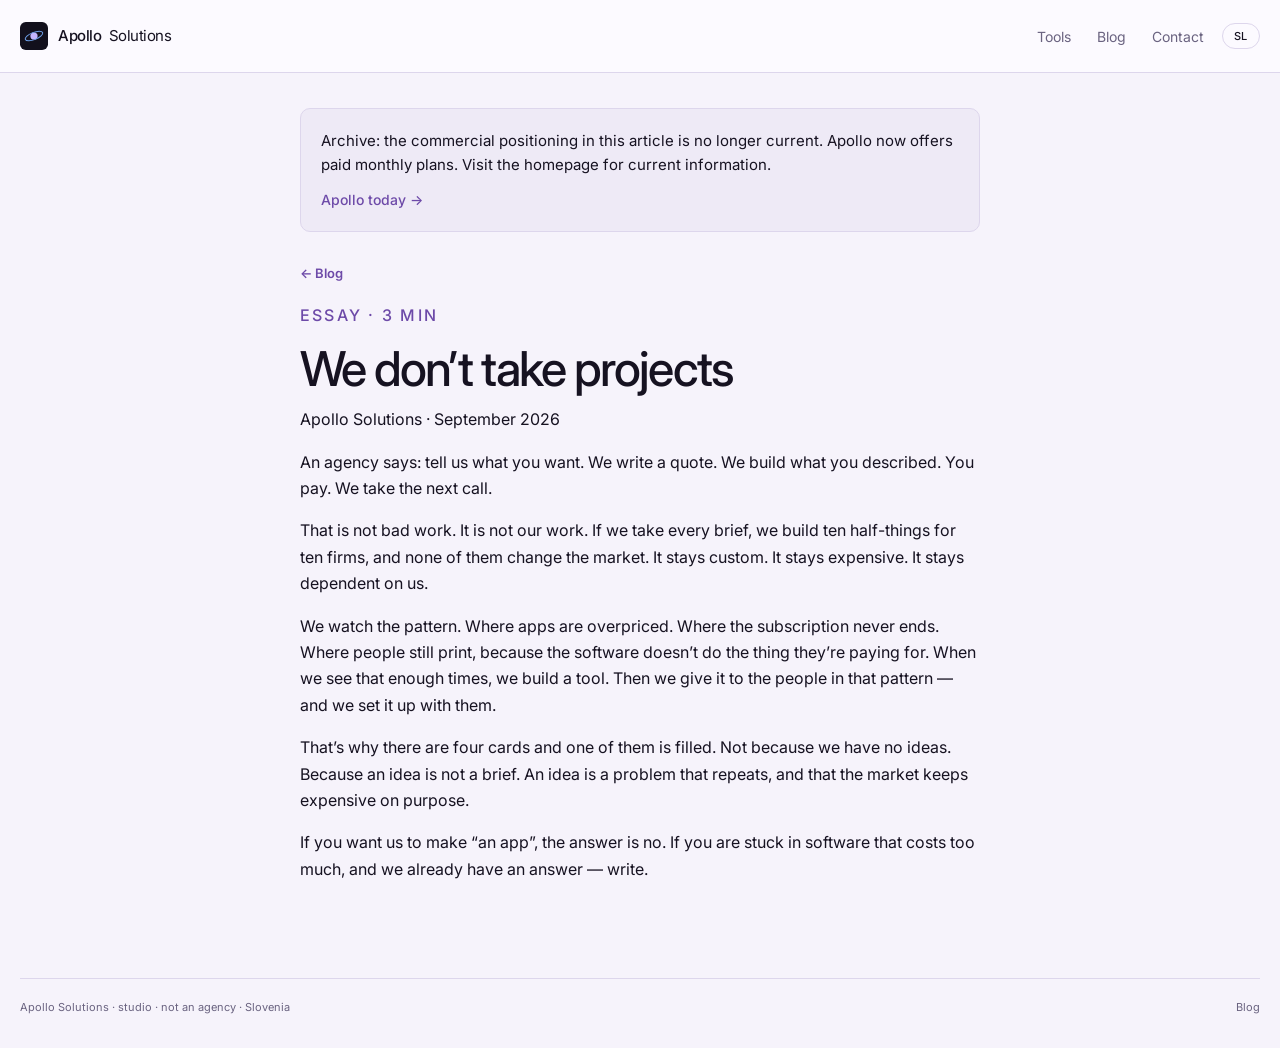
<file: apollo-solutions/blog/ne-jemljemo-projektov.html>
<!DOCTYPE html>
<html lang="sl">
<head>
  <meta name="robots" content="noindex, follow" />
  <meta charset="utf-8" />
  <meta name="viewport" content="width=device-width, initial-scale=1" />
  <title>Ne jemljemo projektov — Apollo Solutions</title>
  <link rel="icon" href="../favicon.svg" type="image/svg+xml" />
  <link rel="preconnect" href="https://fonts.googleapis.com" />
  <link rel="preconnect" href="https://fonts.gstatic.com" crossorigin />
  <link href="https://fonts.googleapis.com/css2?family=Cormorant+Garamond:ital,wght@0,500;0,600;1,500&family=IBM+Plex+Mono:wght@400;500&family=Inter:wght@400;500;600&display=swap" rel="stylesheet" />
  <link rel="stylesheet" href="../styles.css" />
</head>
<body>
  <header class="nav">
    <div class="wrap nav-inner">
      <a class="brand" href="../index.html">
        <svg viewBox="0 0 48 48" aria-hidden="true">
          <rect width="48" height="48" rx="10" fill="#12101c"/>
          <circle cx="24" cy="24" r="6.2" fill="#c4b5fd"/>
          <ellipse cx="24" cy="24" rx="16" ry="6.2" fill="none" stroke="#6ea0e8" stroke-width="1.7" transform="rotate(-22 24 24)"/>
        </svg>
        <span>Apollo <em>Solutions</em></span>
      </a>
      <nav class="nav-links">
        <a href="../index.html#delo" data-i18n="nav.work">Orodja</a>
        <a href="../index.html#studio" data-i18n="nav.blog">Blog</a>
        <a href="../index.html#kontakt" data-i18n="nav.contact">Kontakt</a>
      </nav>
      <div class="nav-actions">
        <button class="lang" type="button" id="langBtn" aria-label="Language">EN</button>
      </div>
    </div>
  </header>

  <article class="wrap article">
    <a class="back" href="../index.html#studio" data-i18n="post.back">← Blog</a>
    <p class="kicker" data-i18n="p2.kicker">Esej · 3 min</p>
    <h1 data-i18n="p2.title">Ne jemljemo projektov</h1>
    <p class="article-meta" data-i18n="p2.meta">Apollo Solutions · september 2026</p>
    <p data-i18n="p2.1"></p>
    <p data-i18n="p2.2"></p>
    <p data-i18n="p2.3"></p>
    <p data-i18n="p2.4"></p>
    <p data-i18n="p2.5"></p>
  </article>

  <footer class="wrap footer">
    <div>Apollo Solutions <span data-i18n="ft.line">· studio · ne agencija · Slovenija</span></div>
    <div><a href="../index.html#studio" data-i18n="nav.blog">Blog</a></div>
  </footer>
  <script src="../app.js"></script>
</body>
</html>
</file>
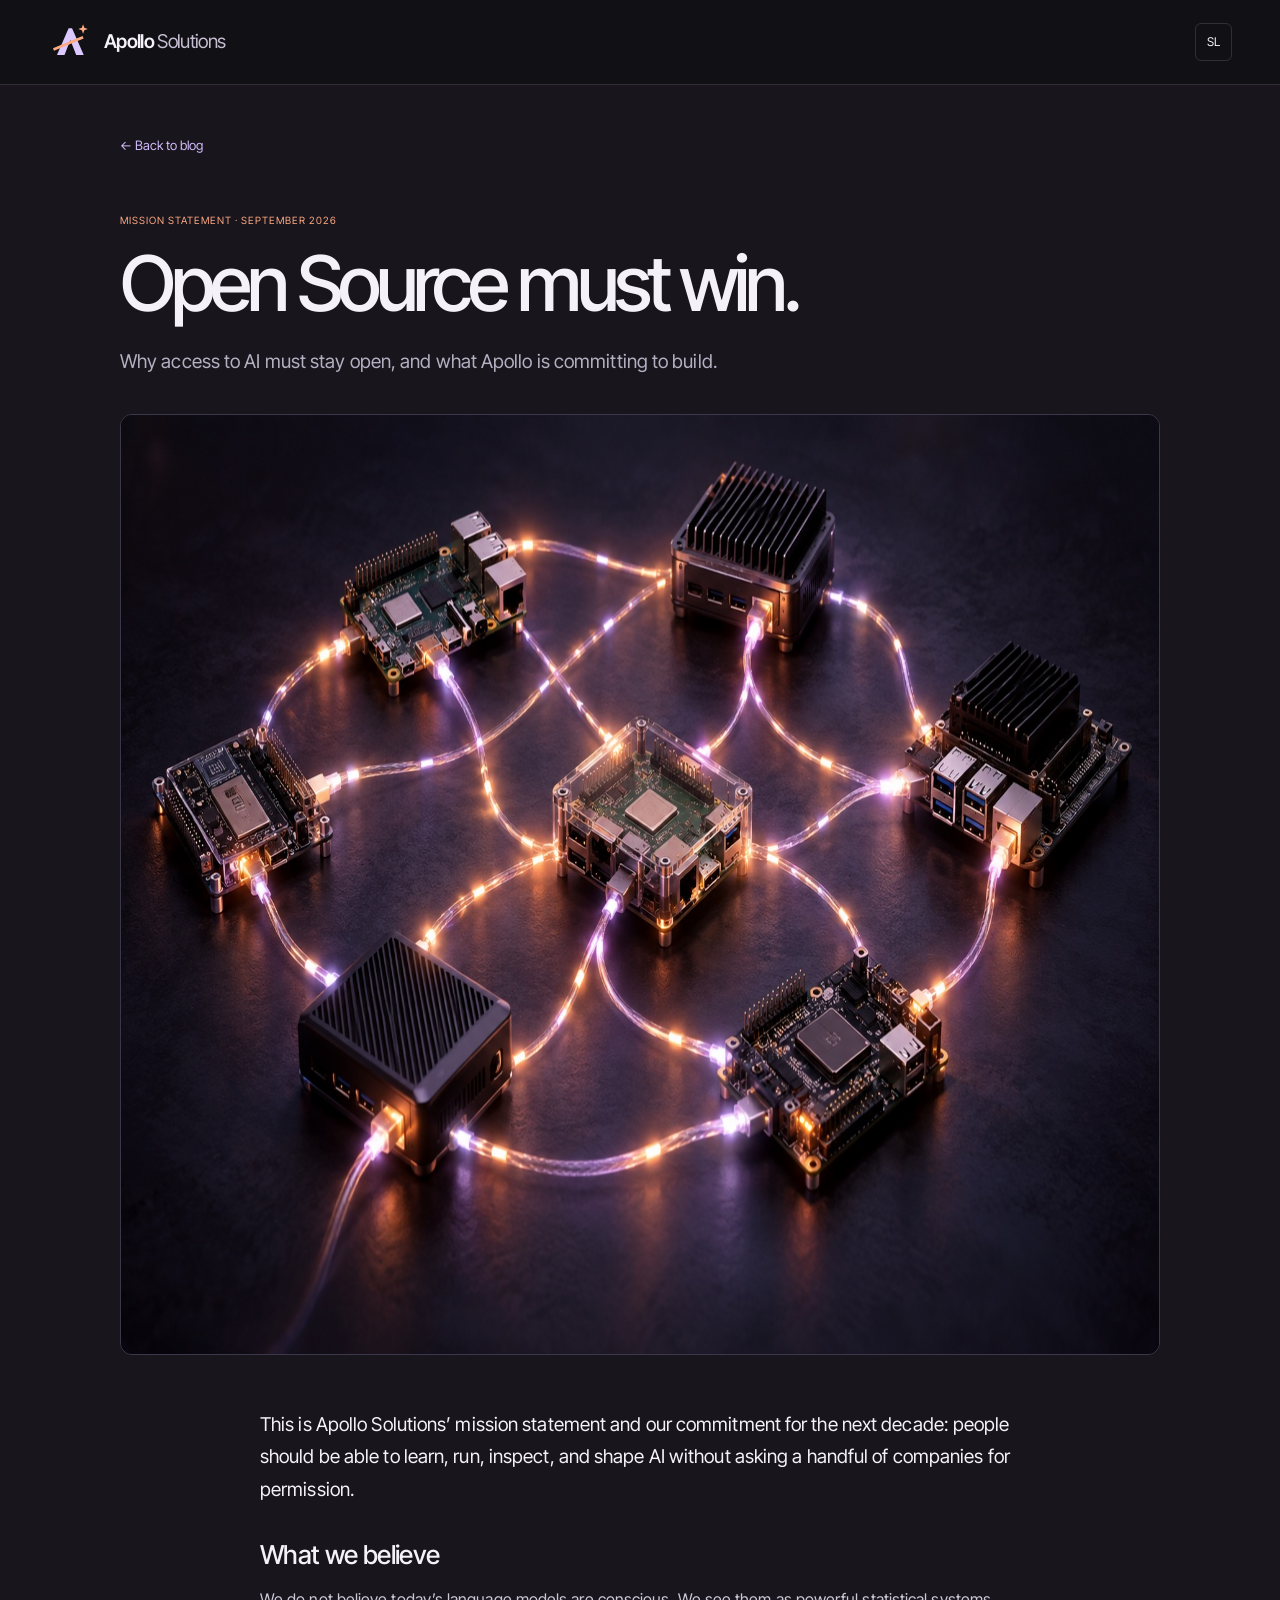
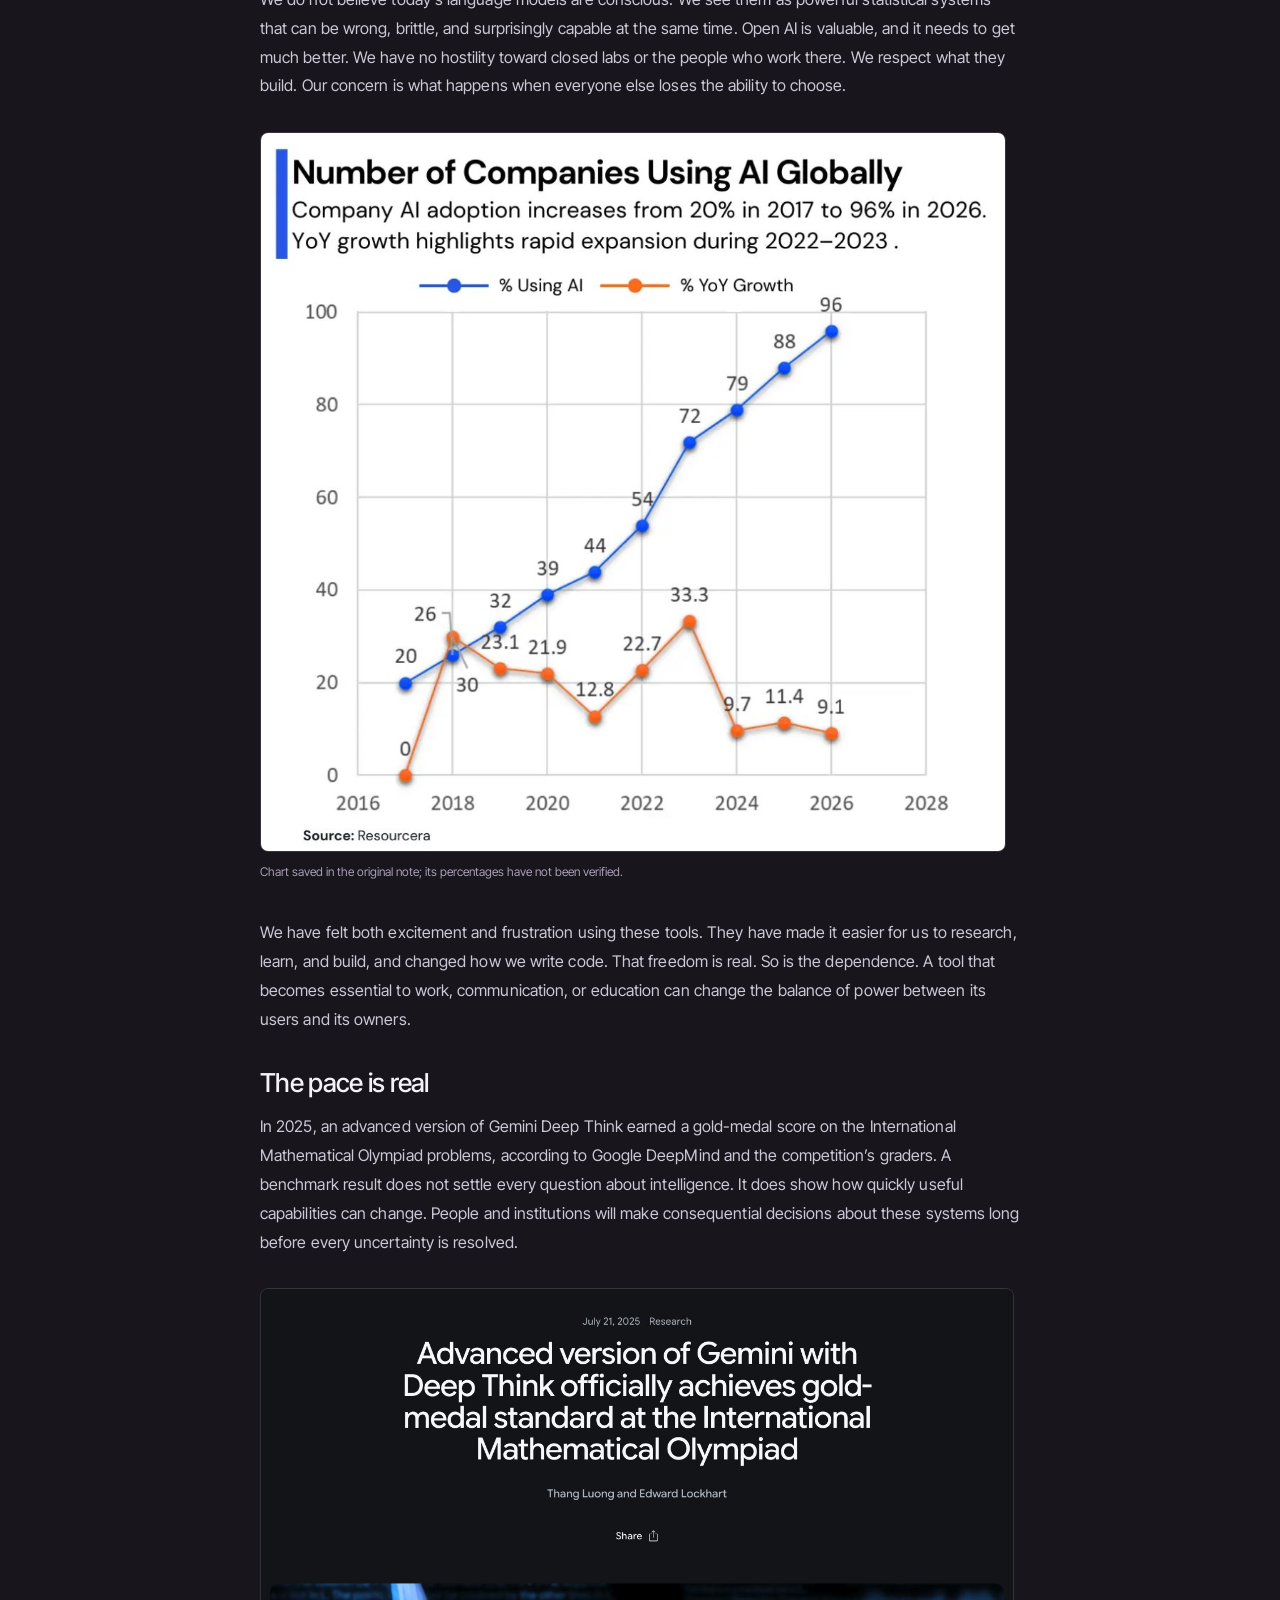
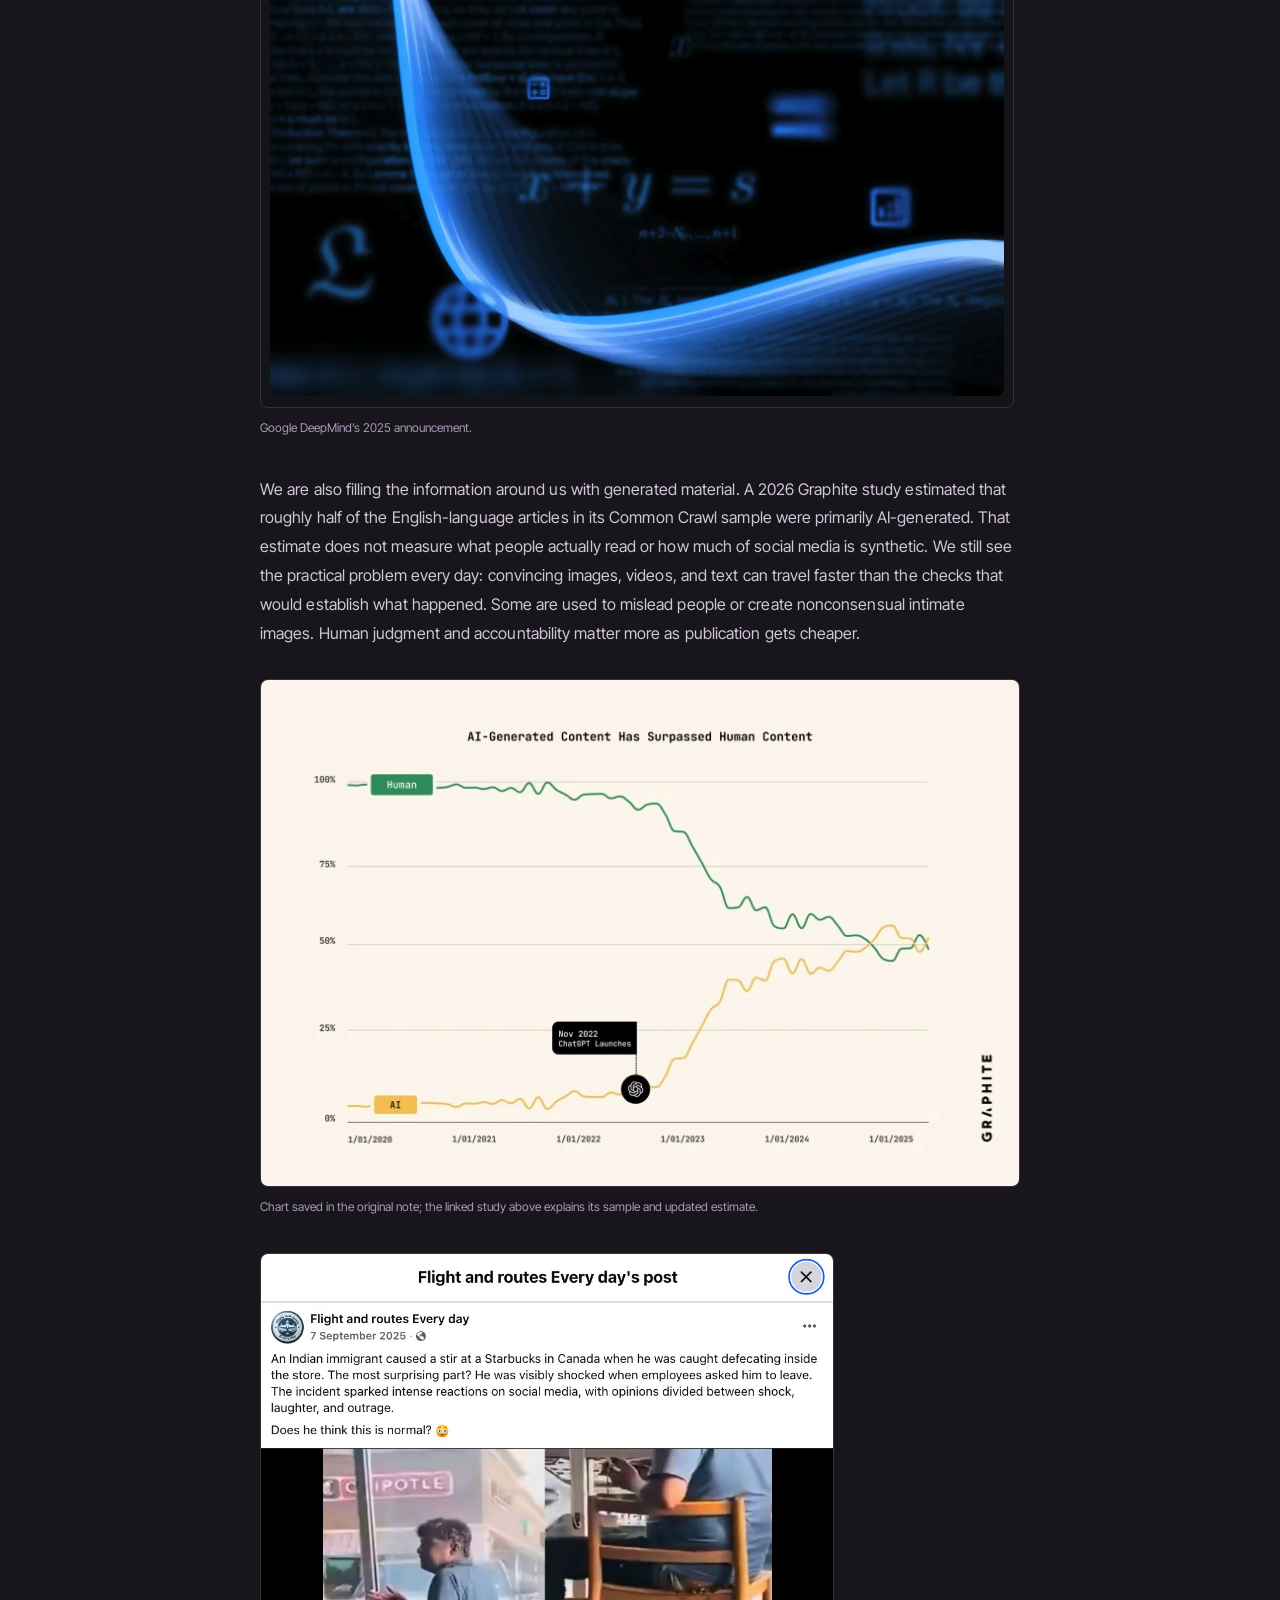
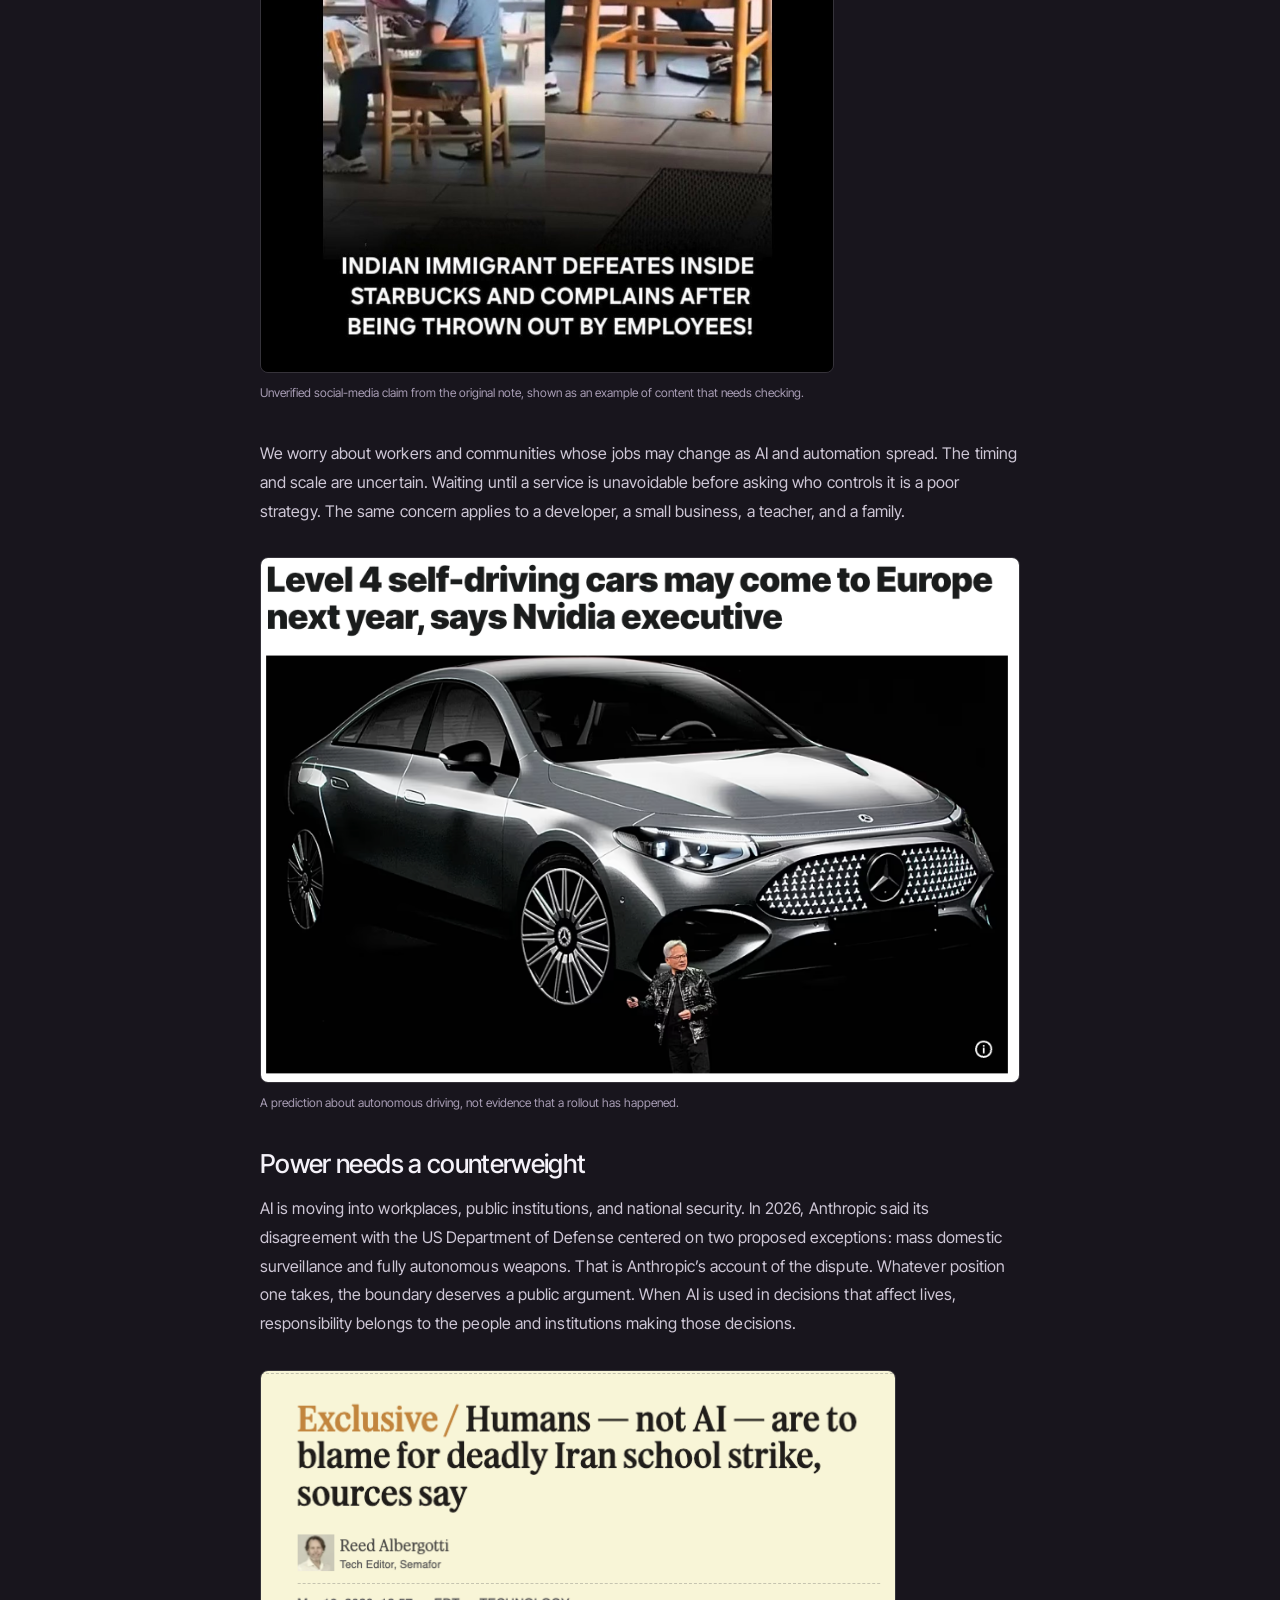
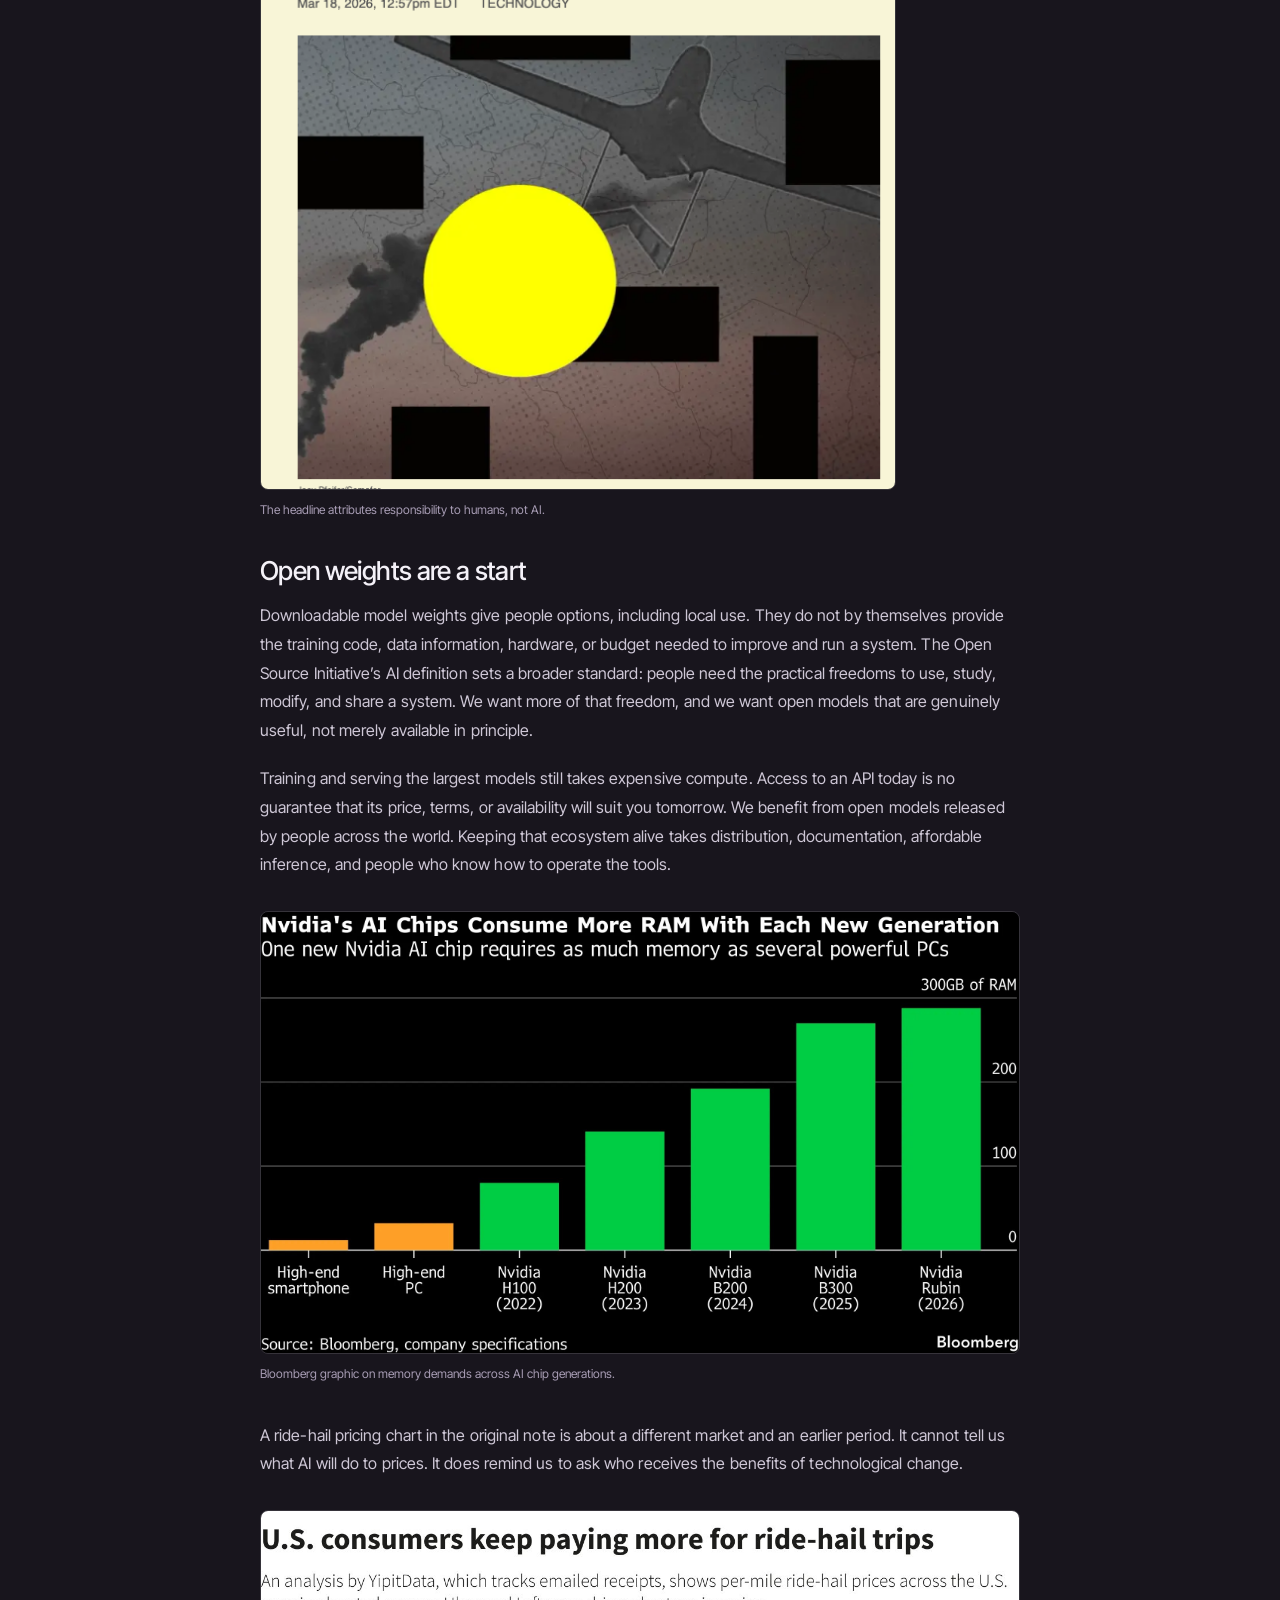
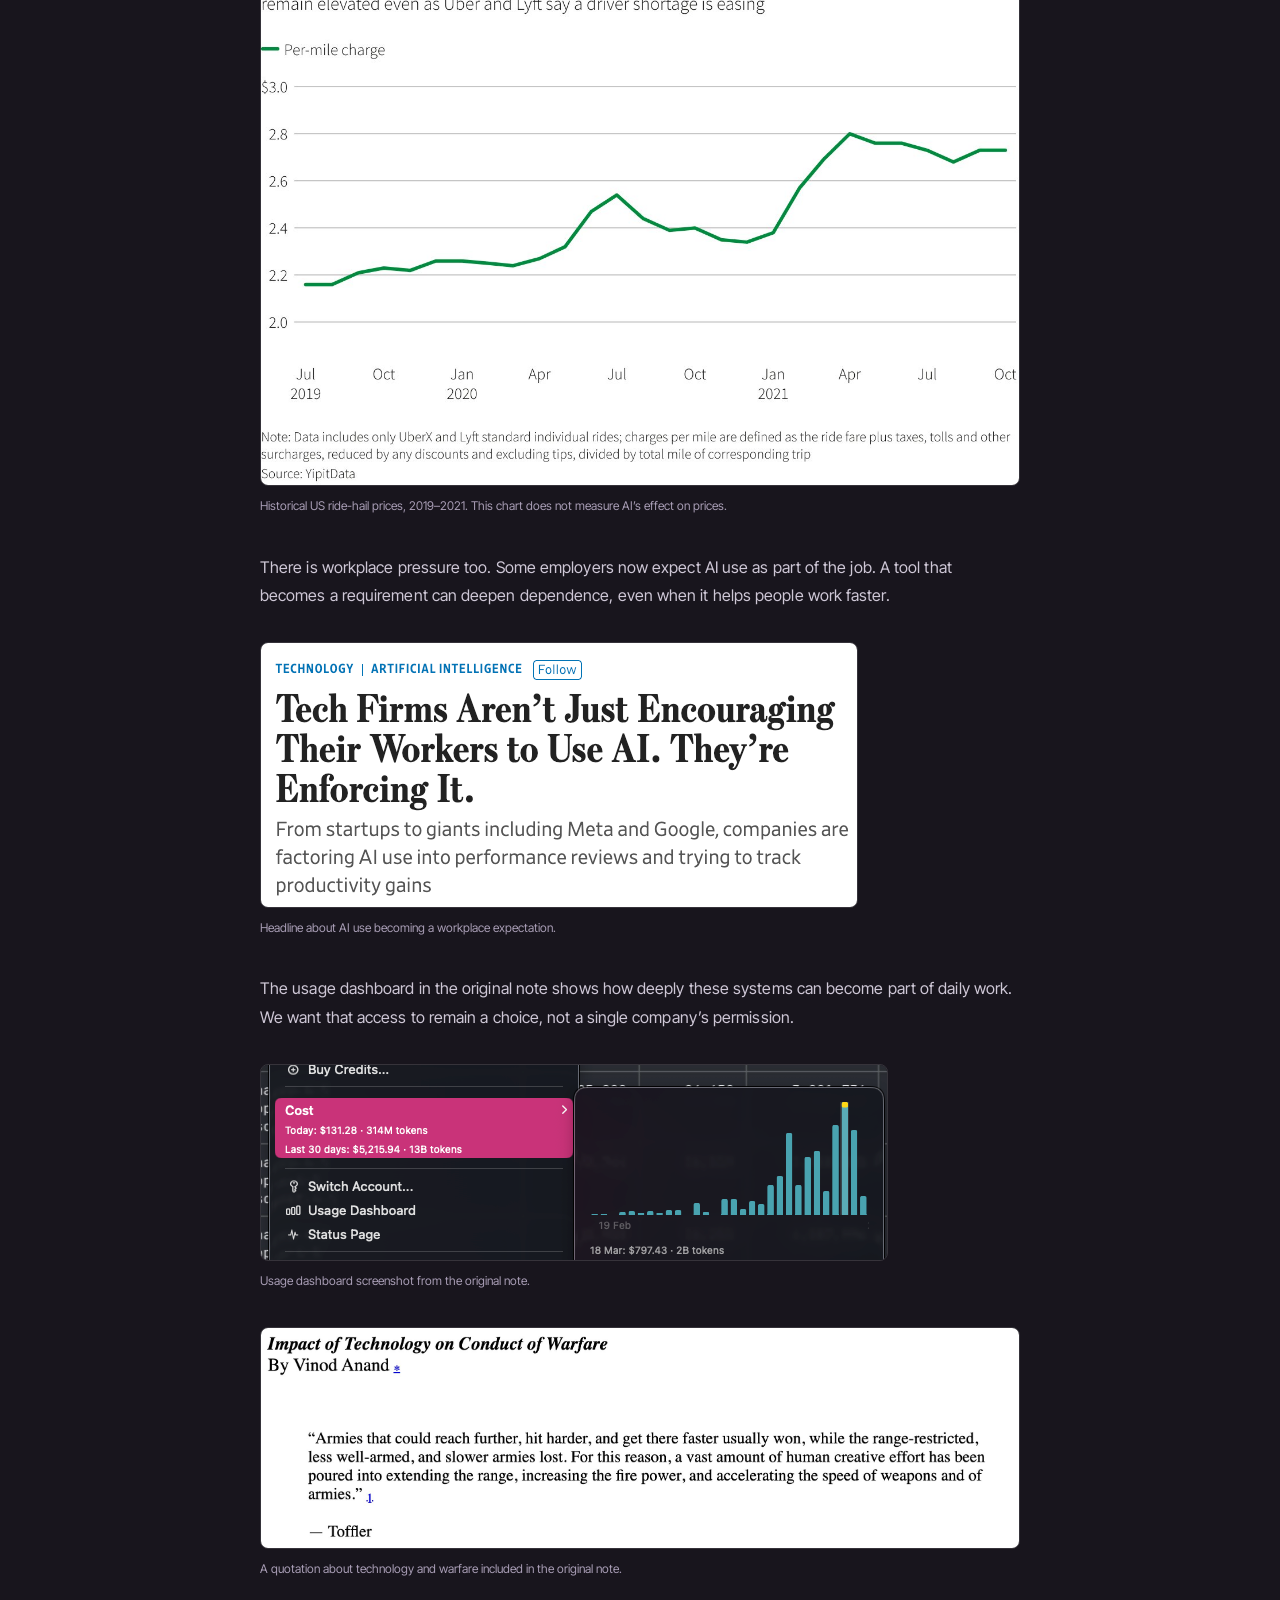
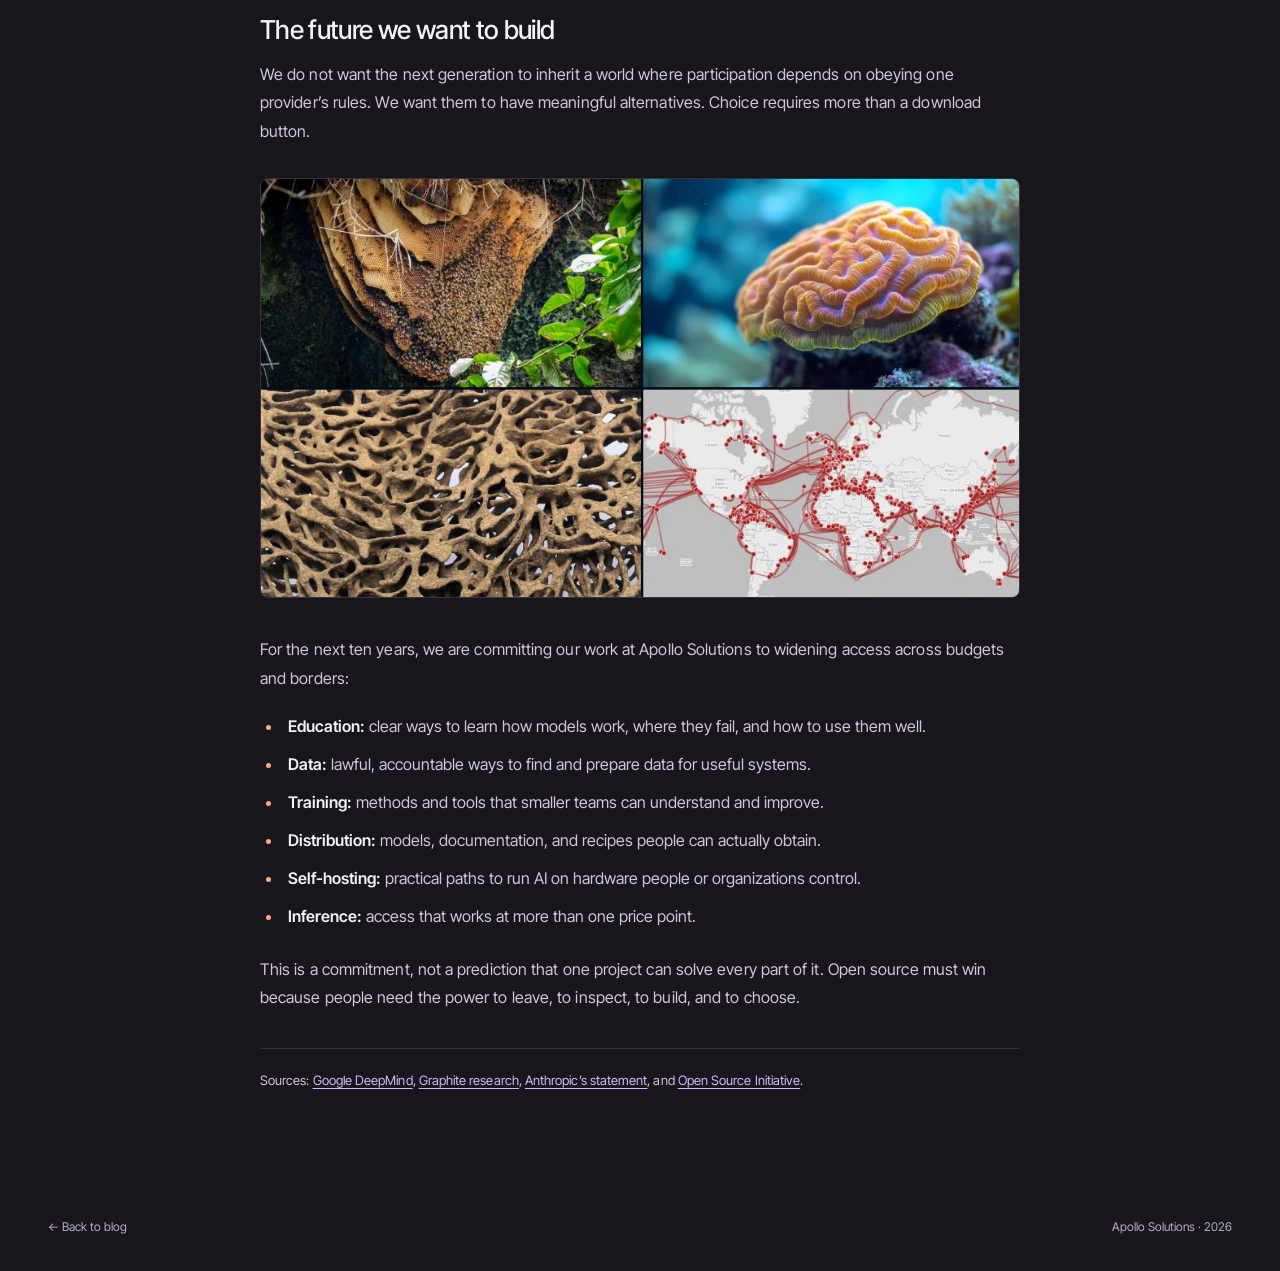
<file: apollo-solutions/blog/open-source-must-win.html>
<!DOCTYPE html>
<html lang="en">
<head>
  <meta charset="utf-8" />
  <meta name="viewport" content="width=device-width, initial-scale=1" />
  <title>Open Source must win. | Apollo Solutions</title>
  <meta name="description" content="Why access to AI must stay open, and what Apollo is committing to build." />
  <meta property="og:type" content="article" />
  <meta property="og:title" content="Open Source must win." />
  <meta property="og:description" content="Why access to AI must stay open, and what Apollo is committing to build." />
  <meta property="og:image" content="https://sobraniex.github.io/apollo-solutions/images/blog/open-source-must-win-cover.jpg" />
  <meta property="og:url" content="https://sobraniex.github.io/apollo-solutions/blog/open-source-must-win.html" />
  <meta name="theme-color" content="#101014" />
  <link rel="canonical" href="https://sobraniex.github.io/apollo-solutions/blog/open-source-must-win.html" />
  <link rel="alternate" hreflang="en" href="https://sobraniex.github.io/apollo-solutions/blog/open-source-must-win.html" />
  <link rel="alternate" hreflang="sl" href="https://sobraniex.github.io/apollo-solutions/sl/blog/open-source-must-win.html" />
  <link rel="icon" href="../favicon.svg" type="image/svg+xml" />
  <link rel="preconnect" href="https://fonts.googleapis.com" />
  <link rel="preconnect" href="https://fonts.gstatic.com" crossorigin />
  <link href="https://fonts.googleapis.com/css2?family=Inter+Tight:wght@400;500;600;700&display=swap" rel="stylesheet" />
  <link rel="stylesheet" href="../home.css" />
  <link rel="stylesheet" href="../studio.css" />
  <link rel="stylesheet" href="../blog.css" />
</head>
<body class="blog-post-page">
  <a href="#main" class="skip-link">Skip to content</a>
  <header class="blog-post-header"><div class="wrap blog-post-header-inner">
    <a class="brand" href="../" aria-label="Apollo Solutions"><svg class="apollo-mark" viewBox="0 0 64 64" aria-hidden="true"><path d="M13 51 30 12h5l17 39H41L32.5 29 24 51Z" fill="currentColor"/><path d="m8 43 43-18" fill="none" stroke="#ffa982" stroke-width="4"/><path d="m51 6 1.8 5.2L58 13l-5.2 1.8L51 20l-1.8-5.2L44 13l5.2-1.8Z" fill="#ffa982"/></svg><span>Apollo <span class="brand-light">Solutions</span></span></a>
    <div class="blog-post-header-actions"><a class="language" href="../sl/blog/open-source-must-win.html" aria-label="Switch to Slovenian">SL</a></div>
  </div></header>
  <main id="main" class="blog-post-main"><div class="wrap">
    <a class="blog-post-back" href="../#blog">← Back to blog</a>
    <header class="blog-post-intro"><p class="blog-card-kicker">Mission statement · September 2026</p><h1>Open Source must win.</h1><p>Why access to AI must stay open, and what Apollo is committing to build.</p></header>

    <figure class="blog-post-cover"><img src="../images/blog/open-source-must-win-cover.jpg" alt="Open AI computers linked in a peer-to-peer network" width="1672" height="941" /></figure>
    <article class="blog-article">

      <p class="blog-lede">This is Apollo Solutions’ mission statement and our commitment for the next decade: people should be able to learn, run, inspect, and shape AI without asking a handful of companies for permission.</p>
      <h2>What we believe</h2>
      <p>We do not believe today’s language models are conscious. We see them as powerful statistical systems that can be wrong, brittle, and surprisingly capable at the same time. Open AI is valuable, and it needs to get much better. We have no hostility toward closed labs or the people who work there. We respect what they build. Our concern is what happens when everyone else loses the ability to choose.</p>
      <figure class="blog-note-image"><img src="../images/blog/open-source-note-1.jpg" alt="Chart of claimed global company AI adoption" loading="lazy" /><figcaption>Chart saved in the original note; its percentages have not been verified.</figcaption></figure>

      <p>We have felt both excitement and frustration using these tools. They have made it easier for us to research, learn, and build, and changed how we write code. That freedom is real. So is the dependence. A tool that becomes essential to work, communication, or education can change the balance of power between its users and its owners.</p>
      <h2>The pace is real</h2>
      <p>In 2025, an advanced version of Gemini Deep Think earned a gold-medal score on the International Mathematical Olympiad problems, <a href="https://deepmind.google/blog/advanced-version-of-gemini-with-deep-think-officially-achieves-gold-medal-standard-at-the-international-mathematical-olympiad/" target="_blank" rel="noopener noreferrer">according to Google DeepMind and the competition’s graders</a>. A benchmark result does not settle every question about intelligence. It does show how quickly useful capabilities can change. People and institutions will make consequential decisions about these systems long before every uncertainty is resolved.</p>
      <figure class="blog-note-image"><img src="../images/blog/open-source-note-2.jpg" alt="Google DeepMind article on Gemini Deep Think and IMO gold-medal standard" loading="lazy" /><figcaption>Google DeepMind’s 2025 announcement.</figcaption></figure>

      <p>We are also filling the information around us with generated material. A <a href="https://graphite.io/five-percent/research/ai-now-writes-as-many-online-articles-as-humans-do" target="_blank" rel="noopener noreferrer">2026 Graphite study</a> estimated that roughly half of the English-language articles in its Common Crawl sample were primarily AI-generated. That estimate does not measure what people actually read or how much of social media is synthetic. We still see the practical problem every day: convincing images, videos, and text can travel faster than the checks that would establish what happened. Some are used to mislead people or create nonconsensual intimate images. Human judgment and accountability matter more as publication gets cheaper.</p>
      <figure class="blog-note-image"><img src="../images/blog/open-source-note-3.png" alt="Graphite chart comparing AI-generated and human-written articles" loading="lazy" /><figcaption>Chart saved in the original note; the linked study above explains its sample and updated estimate.</figcaption></figure>
      <figure class="blog-note-image"><img src="../images/blog/open-source-note-4.jpg" alt="Screenshot of an unverified social media claim about an immigrant" loading="lazy" /><figcaption>Unverified social-media claim from the original note, shown as an example of content that needs checking.</figcaption></figure>

      <p>We worry about workers and communities whose jobs may change as AI and automation spread. The timing and scale are uncertain. Waiting until a service is unavoidable before asking who controls it is a poor strategy. The same concern applies to a developer, a small business, a teacher, and a family.</p>
      <figure class="blog-note-image"><img src="../images/blog/open-source-note-5.png" alt="Headline predicting Level 4 self-driving cars in Europe" loading="lazy" /><figcaption>A prediction about autonomous driving, not evidence that a rollout has happened.</figcaption></figure>
      <h2>Power needs a counterweight</h2>
      <p>AI is moving into workplaces, public institutions, and national security. In 2026, Anthropic said its disagreement with the US Department of Defense centered on two proposed exceptions: mass domestic surveillance and fully autonomous weapons. <a href="https://www.anthropic.com/news/where-stand-department-war" target="_blank" rel="noopener noreferrer">That is Anthropic’s account of the dispute</a>. Whatever position one takes, the boundary deserves a public argument. When AI is used in decisions that affect lives, responsibility belongs to the people and institutions making those decisions.</p>
      <figure class="blog-note-image"><img src="../images/blog/open-source-note-6.png" alt="Semafor headline assigning responsibility for an Iran school strike to humans rather than AI" loading="lazy" /><figcaption>The headline attributes responsibility to humans, not AI.</figcaption></figure>

      <h2>Open weights are a start</h2>
      <p>Downloadable model weights give people options, including local use. They do not by themselves provide the training code, data information, hardware, or budget needed to improve and run a system. The <a href="https://opensource.org/ai/open-source-ai-definition" target="_blank" rel="noopener noreferrer">Open Source Initiative’s AI definition</a> sets a broader standard: people need the practical freedoms to use, study, modify, and share a system. We want more of that freedom, and we want open models that are genuinely useful, not merely available in principle.</p>
      <p>Training and serving the largest models still takes expensive compute. Access to an API today is no guarantee that its price, terms, or availability will suit you tomorrow. We benefit from open models released by people across the world. Keeping that ecosystem alive takes distribution, documentation, affordable inference, and people who know how to operate the tools.</p>
      <figure class="blog-note-image"><img src="../images/blog/open-source-note-7.jpg" alt="Bloomberg graphic comparing memory use across Nvidia AI chip generations" loading="lazy" /><figcaption>Bloomberg graphic on memory demands across AI chip generations.</figcaption></figure>
      <p>A ride-hail pricing chart in the original note is about a different market and an earlier period. It cannot tell us what AI will do to prices. It does remind us to ask who receives the benefits of technological change.</p>
      <figure class="blog-note-image"><img src="../images/blog/open-source-note-8.jpg" alt="Chart of US ride-hail prices from 2019 to 2021" loading="lazy" /><figcaption>Historical US ride-hail prices, 2019–2021. This chart does not measure AI’s effect on prices.</figcaption></figure>
      <p>There is workplace pressure too. Some employers now expect AI use as part of the job. A tool that becomes a requirement can deepen dependence, even when it helps people work faster.</p>
      <figure class="blog-note-image"><img src="../images/blog/open-source-note-9.png" alt="Headline about employers requiring workers to use AI" loading="lazy" /><figcaption>Headline about AI use becoming a workplace expectation.</figcaption></figure>
      <p>The usage dashboard in the original note shows how deeply these systems can become part of daily work. We want that access to remain a choice, not a single company’s permission.</p>
      <figure class="blog-note-image"><img src="../images/blog/open-source-note-10.png" alt="AI usage dashboard screenshot" loading="lazy" /><figcaption>Usage dashboard screenshot from the original note.</figcaption></figure>
      <figure class="blog-note-image"><img src="../images/blog/open-source-note-11.jpg" alt="Screenshot of a quotation about technology and warfare" loading="lazy" /><figcaption>A quotation about technology and warfare included in the original note.</figcaption></figure>

      <h2>The future we want to build</h2>
      <p>We do not want the next generation to inherit a world where participation depends on obeying one provider’s rules. We want them to have meaningful alternatives. Choice requires more than a download button.</p>
      <figure class="blog-note-image"><img src="../images/blog/open-source-note-12.jpg" alt="Collage of natural networks and global connections" loading="lazy" /></figure>

      <p>For the next ten years, we are committing our work at Apollo Solutions to widening access across budgets and borders:</p>
      <ul>
        <li><strong>Education:</strong> clear ways to learn how models work, where they fail, and how to use them well.</li>
        <li><strong>Data:</strong> lawful, accountable ways to find and prepare data for useful systems.</li>
        <li><strong>Training:</strong> methods and tools that smaller teams can understand and improve.</li>
        <li><strong>Distribution:</strong> models, documentation, and recipes people can actually obtain.</li>
        <li><strong>Self-hosting:</strong> practical paths to run AI on hardware people or organizations control.</li>
        <li><strong>Inference:</strong> access that works at more than one price point.</li>
      </ul>
      <p>This is a commitment, not a prediction that one project can solve every part of it. Open source must win because people need the power to leave, to inspect, to build, and to choose.</p>
      <p class="blog-sources">Sources: <a href="https://deepmind.google/blog/advanced-version-of-gemini-with-deep-think-officially-achieves-gold-medal-standard-at-the-international-mathematical-olympiad/" target="_blank" rel="noopener noreferrer">Google DeepMind</a>, <a href="https://graphite.io/five-percent/research/ai-now-writes-as-many-online-articles-as-humans-do" target="_blank" rel="noopener noreferrer">Graphite research</a>, <a href="https://www.anthropic.com/news/where-stand-department-war" target="_blank" rel="noopener noreferrer">Anthropic’s statement</a>, and <a href="https://opensource.org/ai/open-source-ai-definition" target="_blank" rel="noopener noreferrer">Open Source Initiative</a>.</p>
    </article>
  </div></main>
  <footer class="wrap footer"><a href="../#blog">← Back to blog</a><span>Apollo Solutions · 2026</span></footer>
</body>
</html>
</file>
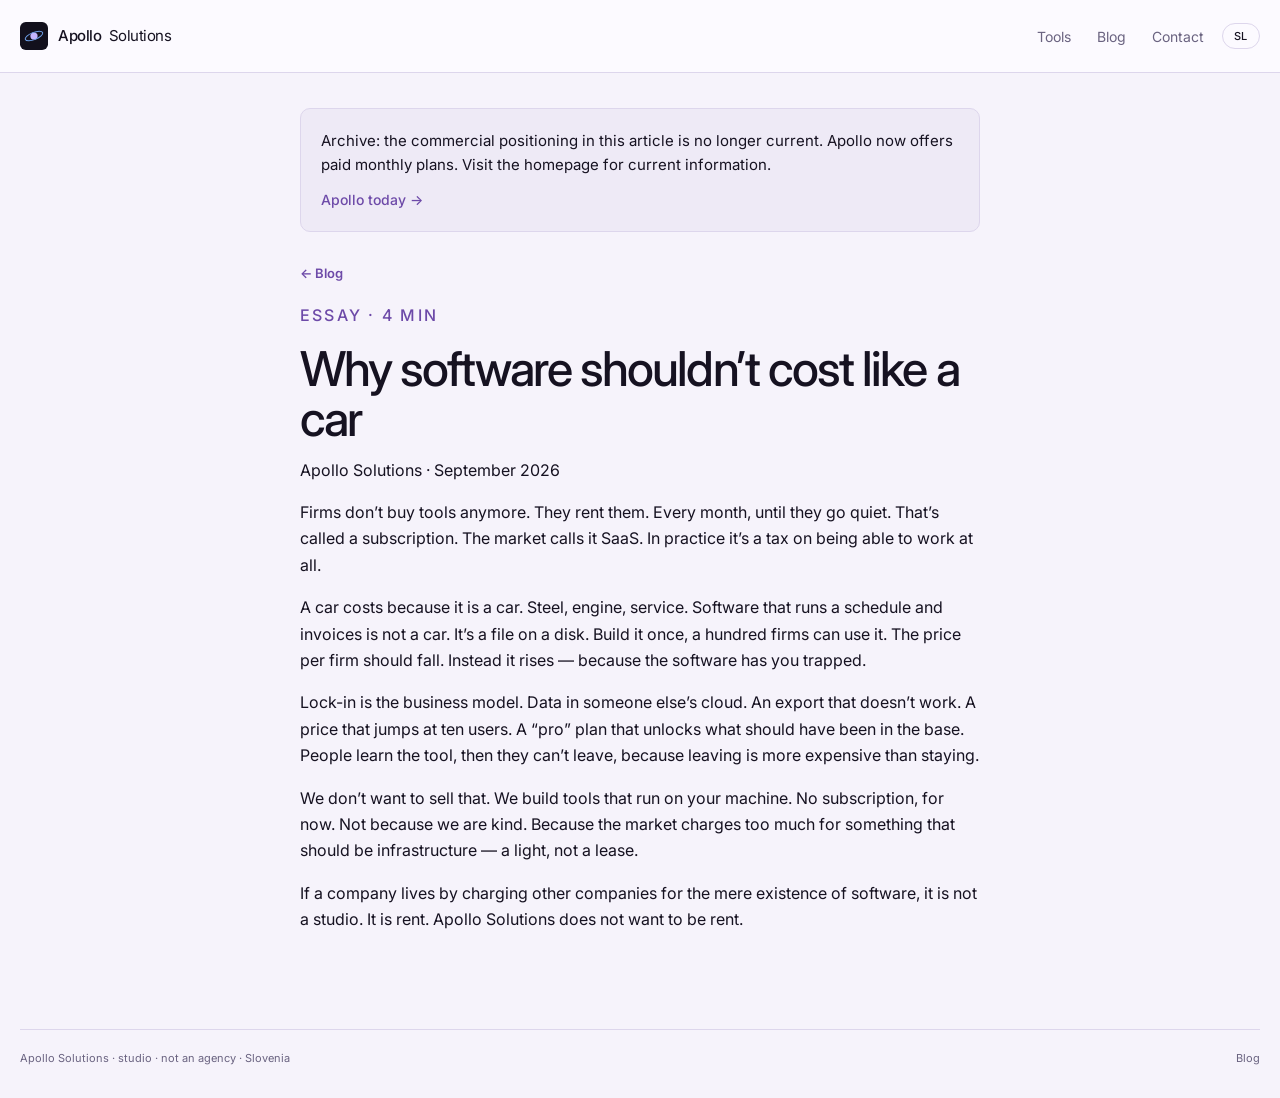
<file: apollo-solutions/blog/zakaj-program-ni-avto.html>
<!DOCTYPE html>
<html lang="sl">
<head>
  <meta name="robots" content="noindex, follow" />
  <meta charset="utf-8" />
  <meta name="viewport" content="width=device-width, initial-scale=1" />
  <title>Zakaj program ne sme stati kot avto — Apollo Solutions</title>
  <link rel="icon" href="../favicon.svg" type="image/svg+xml" />
  <link rel="preconnect" href="https://fonts.googleapis.com" />
  <link rel="preconnect" href="https://fonts.gstatic.com" crossorigin />
  <link href="https://fonts.googleapis.com/css2?family=Cormorant+Garamond:ital,wght@0,500;0,600;1,500&family=IBM+Plex+Mono:wght@400;500&family=Inter:wght@400;500;600&display=swap" rel="stylesheet" />
  <link rel="stylesheet" href="../styles.css" />
</head>
<body>
  <header class="nav">
    <div class="wrap nav-inner">
      <a class="brand" href="../index.html">
        <svg viewBox="0 0 48 48" aria-hidden="true">
          <rect width="48" height="48" rx="10" fill="#12101c"/>
          <circle cx="24" cy="24" r="6.2" fill="#c4b5fd"/>
          <ellipse cx="24" cy="24" rx="16" ry="6.2" fill="none" stroke="#6ea0e8" stroke-width="1.7" transform="rotate(-22 24 24)"/>
        </svg>
        <span>Apollo <em>Solutions</em></span>
      </a>
      <nav class="nav-links">
        <a href="../index.html#delo" data-i18n="nav.work">Orodja</a>
        <a href="../index.html#studio" data-i18n="nav.blog">Blog</a>
        <a href="../index.html#kontakt" data-i18n="nav.contact">Kontakt</a>
      </nav>
      <div class="nav-actions">
        <button class="lang" type="button" id="langBtn" aria-label="Language">EN</button>
      </div>
    </div>
  </header>

  <article class="wrap article">
    <a class="back" href="../index.html#studio" data-i18n="post.back">← Blog</a>
    <p class="kicker" data-i18n="p1.kicker">Esej · 4 min</p>
    <h1 data-i18n="p1.title">Zakaj program ne sme stati kot avto</h1>
    <p class="article-meta" data-i18n="p1.meta">Apollo Solutions · september 2026</p>
    <p data-i18n="p1.1"></p>
    <p data-i18n="p1.2"></p>
    <p data-i18n="p1.3"></p>
    <p data-i18n="p1.4"></p>
    <p data-i18n="p1.5"></p>
  </article>

  <footer class="wrap footer">
    <div>Apollo Solutions <span data-i18n="ft.line">· studio · ne agencija · Slovenija</span></div>
    <div><a href="../index.html#studio" data-i18n="nav.blog">Blog</a></div>
  </footer>
  <script src="../app.js"></script>
</body>
</html>
</file>
<file: apollo-solutions/home.css>
:root {
  color-scheme:dark;
  --bg:#101014;
  --fg:#f6f4fa;
  --muted:#b0acbc;
  --lilac:#c7b3f5;
  --line:#ffffff21;
  --paper:#f3f0f7;
  --ink:#24202d;
  --max:1200px;
  font-family:"Inter Tight",system-ui,sans-serif;
  font-synthesis:none
}

* {
  box-sizing:border-box
}

html {
  scroll-behavior:smooth;
  scroll-padding-top:100px
}

body {
  margin:0;
  background:var(--bg);
  color:var(--fg);
  line-height:1.6;
  -webkit-font-smoothing:antialiased
}

a {
  color:inherit;
  text-decoration:none
}

button {
  font:inherit;
  cursor:pointer
}

a,button {
  -webkit-tap-highlight-color:transparent
}

a:focus-visible,button:focus-visible,summary:focus-visible {
  outline:3px solid #aa7def;
  outline-offset:5px
}

img {
  display:block;
  max-width:100%
}

h1,h2,h3,p,figure {
  margin:0
}

h1,h2,h3 {
  font-weight:500;
  line-height:1.06;
  letter-spacing:-.045em
}

p {
  letter-spacing:.005em
}

.wrap {
  width:min(var(--max),calc(100% - 96px));
  margin-inline:auto
}

.skip-link {
  position:fixed;
  left:20px;
  top:-100px;
  background:var(--lilac);
  color:var(--ink);
  padding:12px 20px;
  z-index:100
}

.skip-link:focus {
  top:16px
}

.site-header {
  position:sticky;
  top:0;
  z-index:30;
  background:#101014f2;
  backdrop-filter:blur(16px);
  border-bottom:1px solid var(--line)
}

.header-inner {
  display:flex;
  align-items:center;
  min-height:84px;
  gap:30px
}

.brand {
  display:inline-flex;
  align-items:center;
  gap:12px;
  white-space:nowrap;
  font-size:19px;
  letter-spacing:-.04em
}

.brand svg {
  width:38px;
  height:38px;
  color:var(--lilac)
}

.brand-light {
  color:var(--muted);
  font-weight:400
}

.header-inner nav {
  display:flex;
  align-items:center;
  gap:30px;
  margin-left:auto;
  font-size:14px
}

.header-inner nav a {
  color:var(--muted)
}

.header-inner nav a:hover {
  color:var(--fg)
}

.header-inner nav .nav-contact {
  color:var(--lilac)
}

.header-actions {
  display:flex;
  align-items:center;
  gap:10px
}

.language,.menu-button {
  color:var(--fg);
  border:1px solid var(--line);
  background:transparent;
  border-radius:6px;
  padding:7px 11px;
  font-size:12px;
  min-height:38px
}

.language {
  display:inline-flex;
  align-items:center;
  text-decoration:none
}

.language:hover,.menu-button:hover {
  border-color:var(--lilac)
}

.menu-button {
  display:none
}

.hero {
  position:relative;
  padding-top:91px;
  padding-bottom:25px;
  isolation:isolate
}

.eyebrow,.section-label {
  font-size:12px;
  letter-spacing:.09em;
  text-transform:uppercase
}

.hero>.eyebrow {
  display:flex;
  align-items:center;
  gap:11px;
  color:var(--muted)
}

.status-dot {
  width:6px;
  height:6px;
  border-radius:100%;
  background:var(--lilac)
}

h1 {
  font-size:clamp(64px,7.8vw,112px);
  line-height:1.03;
  letter-spacing:-.065em;
  margin-top:33px;
  max-width:1000px
}

h1 em {
  font-style:normal;
  color:var(--lilac)
}

.hero-copy {
  font-size:19px;
  color:var(--muted);
  max-width:565px;
  margin-top:30px;
  line-height:1.7
}

.actions {
  display:flex;
  align-items:center;
  flex-wrap:wrap;
  gap:26px
}

.hero .actions {
  margin-top:34px
}

.button {
  display:inline-flex;
  align-items:center;
  justify-content:space-between;
  gap:32px;
  padding:15px 22px;
  border-radius:6px;
  font-size:14px;
  font-weight:500;
  transition:background .15s,transform .15s
}

.button:hover {
  transform:translateY(-2px)
}

.primary {
  background:var(--lilac);
  color:#211b2e
}

.primary:hover {
  background:#ddcdfa
}

.dark {
  background:var(--ink);
  color:var(--paper)
}

.dark:hover {
  background:#443454
}

.text-link {
  font-size:14px;
  border-bottom:1px solid currentColor;
  padding:4px 0
}

.text-link:hover {
  opacity:.8
}

.hero-bottom {
  margin-top:76px;
  padding-top:22px;
  border-top:1px solid var(--line);
  display:flex;
  justify-content:space-between;
  gap:20px;
  color:var(--muted);
  font-size:12px
}

.edition {
  letter-spacing:.14em
}

.hero-orbit {
  position:absolute;
  z-index:-1;
  right:8px;
  top:115px;
  width:310px;
  height:310px;
  opacity:.55;
  transform:rotate(-30deg)
}

.hero-orbit i {
  position:absolute;
  inset:0;
  border:1px solid #c7b3f550;
  border-radius:50%
}

.hero-orbit i:nth-child(2) {
  inset:50px -28px;
  transform:rotate(55deg)
}

.hero-orbit i:nth-child(3) {
  inset:-28px 50px;
  transform:rotate(55deg)
}

.hero-orbit span {
  position:absolute;
  left:calc(50% - 29px);
  top:calc(50% - 29px);
  width:58px;
  height:58px;
  background:radial-gradient(circle at 30% 30%,#e4d9fa,#755aa3 65%,#282030);
  border-radius:50%;
  box-shadow:0 0 100px #c7b3f51a
}

.product-section {
  background:var(--paper);
  color:var(--ink);
  padding:42px 0 60px;
  margin-top:48px;
  color-scheme:light
}

.section-label {
  display:flex;
  justify-content:space-between;
  gap:20px;
  font-size:11px;
  color:#756c82
}

.product-heading,.section-heading {
  display:grid;
  grid-template-columns:1.1fr 1fr;
  gap:80px;
  align-items:end;
  margin-top:54px
}

.product-heading .eyebrow {
  color:#766781;
  margin-bottom:15px
}

h2 {
  font-size:clamp(38px,4.2vw,58px);
  letter-spacing:-.045em
}

.accent {
  color:#82619f
}

.section-intro {
  font-size:17px;
  color:#6a6274;
  max-width:490px
}

.product-toolbar {
  display:flex;
  justify-content:space-between;
  align-items:center;
  margin-top:35px;
  margin-bottom:13px;
  gap:16px
}

.product-platform {
  font-size:12px;
  color:#6a6274
}

.view-switch {
  display:flex;
  padding:3px;
  border:1px solid #d9d2e1;
  border-radius:7px;
  gap:3px
}

.view-switch button {
  font-size:12px;
  border:0;
  border-radius:4px;
  background:transparent;
  color:#6a6274;
  padding:7px 15px
}

.view-switch button[aria-pressed=true] {
  color:var(--paper);
  background:var(--ink)
}

.product-figure img {
  border:1px solid #d9d2e1;
  border-radius:9px;
  width:100%;
  height:auto;
  box-shadow:0 20px 50px #39274c15
}

.product-figure figcaption {
  font-size:12px;
  color:#756c82;
  margin-top:12px
}

.product-details {
  display:grid;
  grid-template-columns:repeat(3,1fr);
  gap:38px;
  margin-top:35px
}

.product-details h3 {
  font-size:20px;
  margin-bottom:12px;
  letter-spacing:-.025em
}

.product-details p {
  font-size:15px;
  color:#6a6274;
  max-width:320px
}

.product-footer {
  display:flex;
  justify-content:space-between;
  align-items:center;
  gap:24px;
  border-top:1px solid #dbd4e2;
  margin-top:34px;
  padding-top:29px
}

.plan-note {
  font-size:12px;
  color:#756c82
}

.plan-note:hover {
  text-decoration:underline
}

.section {
  padding-block:86px
}

.approach .section-label {
  color:var(--muted)
}

.section-heading {
  margin-top:40px;
  align-items:start
}

.section-heading h2 {
  max-width:590px
}

.section-heading .section-intro {
  color:var(--muted)
}

.principles {
  display:grid;
  grid-template-columns:repeat(4,1fr);
  gap:30px;
  margin-top:65px
}

.principles article {
  border-top:1px solid var(--line);
  padding-top:21px
}

.number {
  font-size:11px;
  color:var(--lilac);
  letter-spacing:.08em
}

.principles h3 {
  font-size:23px;
  line-height:1.2;
  letter-spacing:-.025em;
  margin-top:25px;
  min-height:56px
}

.principles p {
  font-size:15px;
  color:var(--muted);
  margin-top:17px
}

.studio-section {
  background:#1b1821;
  border-block:1px solid var(--line);
  padding-block:72px
}

.studio-grid {
  display:grid;
  grid-template-columns:1fr 1fr;
  gap:100px
}

.studio-grid .eyebrow {
  color:var(--lilac);
  margin-bottom:26px
}

.studio-grid h2 {
  max-width:420px;
  font-size:45px
}

.studio-copy p {
  color:var(--muted);
  font-size:17px;
  margin-bottom:23px
}

.studio-copy .text-link {
  color:var(--lilac)
}

.faq-section {
  display:grid;
  grid-template-columns:1fr 1.1fr;
  gap:100px
}

.faq-section .eyebrow {
  color:var(--muted);
  margin-bottom:22px
}

.faq-section h2 {
  max-width:300px;
  font-size:42px
}

.faq-list details {
  border-top:1px solid var(--line);
  padding:19px 0
}

.faq-list details:last-child {
  border-bottom:1px solid var(--line)
}

.faq-list summary {
  cursor:pointer;
  font-size:17px;
  list-style:none;
  padding-right:32px;
  position:relative
}

.faq-list summary::-webkit-details-marker {
  display:none
}

.faq-list summary::after {
  content:"+";
  position:absolute;
  right:0;
  color:var(--lilac)
}

.faq-list details[open] summary::after {
  content:"−"
}

.faq-list p {
  font-size:15px;
  color:var(--muted);
  margin-top:18px
}

.faq-list details a {
  display:inline-block;
  color:var(--lilac);
  font-size:14px;
  margin-top:14px
}

.contact-section {
  padding:64px 0 70px;
  background:var(--lilac);
  color:var(--ink);
  color-scheme:light
}

.contact-section .eyebrow {
  color:#51425f
}

.contact-grid {
  display:grid;
  grid-template-columns:1fr 1fr;
  gap:100px;
  margin-top:27px;
  align-items:start
}

.contact-grid h2 {
  max-width:520px;
  font-size:clamp(44px,5vw,66px)
}

.contact-grid p {
  font-size:17px;
  color:#51425f;
  max-width:440px
}

.contact-grid .button {
  margin-top:24px
}

.contact-grid .contact-pending {
  font-size:12px;
  margin-top:20px
}

.footer {
  display:flex;
  align-items:center;
  justify-content:space-between;
  gap:24px;
  padding-block:35px;
  font-size:12px;
  color:var(--muted)
}

.footer .brand {
  font-size:17px
}

.footer a:last-child {
  color:var(--fg)
}

@media(max-width:1050px) {
  .wrap {
    width:calc(100% - 64px)
  }
  .header-inner {
    gap:20px
  }
  .header-inner nav {
    gap:20px
  }
  .hero-orbit {
    width:240px;
    height:240px;
    right:0;
    top:165px
  }
  .product-heading,.section-heading {
    gap:44px
  }
  .studio-grid,.faq-section,.contact-grid {
    gap:55px
  }
  .principles {
    grid-template-columns:repeat(2,1fr);
    gap:34px
  }
  .principles h3 {
    min-height:0
  }
  .product-footer {
    align-items:flex-start;
    flex-direction:column
  }
}

@media(max-width:760px) {
  html {
    scroll-padding-top:85px
  }
  .wrap {
    width:calc(100% - 40px)
  }
  .header-inner {
    min-height:72px;
    gap:12px
  }
  .brand {
    font-size:17px;
    gap:8px
  }
  .brand svg {
    width:31px;
    height:31px
  }
  .header-actions {
    margin-left:auto
  }
  .menu-button {
    display:block
  }
  .header-inner nav {
    position:absolute;
    left:0;
    right:0;
    top:100%;
    display:none;
    background:#18151e;
    border-bottom:1px solid var(--line);
    padding:17px 20px 25px;
    margin:0;
    flex-direction:column;
    align-items:stretch;
    gap:0
  }
  .header-inner nav.is-open {
    display:flex
  }
  .header-inner nav a {
    padding:13px 8px;
    font-size:17px
  }
  .hero {
    padding-top:50px
  }
  .hero>.eyebrow {
    font-size:9px;
    letter-spacing:.07em
  }
  h1 {
    font-size:clamp(49px,10.8vw,81px);
    margin-top:28px
  }
  .hero-copy {
    font-size:17px;
    margin-top:24px;
    max-width:540px
  }
  .hero-orbit {
    display:none
  }
  .hero .actions {
    margin-top:27px;
    gap:22px
  }
  .hero-bottom {
    margin-top:49px;
    font-size:11px
  }
  .hero-bottom .edition {
    display:none
  }
  .product-section {
    margin-top:17px;
    padding:30px 0 42px
  }
  .section-label {
    font-size:10px
  }
  .section-label>span:last-child {
    display:none
  }
  .product-heading,.section-heading {
    grid-template-columns:1fr;
    gap:22px;
    margin-top:32px
  }
  h2 {
    font-size:42px
  }
  .section-intro {
    font-size:16px
  }
  .product-platform {
    font-size:10px
  }
  .product-toolbar {
    margin-top:28px;
    gap:8px
  }
  .view-switch button {
    padding:7px 10px
  }
  .product-figure img {
    border-radius:5px
  }
  .product-details {
    grid-template-columns:1fr;
    gap:23px;
    margin-top:26px
  }
  .product-details h3 {
    margin-bottom:7px
  }
  .product-details p {
    max-width:none
  }
  .product-footer {
    margin-top:28px;
    padding-top:25px
  }
  .product-footer .actions {
    gap:19px
  }
  .section {
    padding-block:54px
  }
  .principles {
    margin-top:38px;
    gap:30px 22px
  }
  .principles h3 {
    font-size:20px;
    margin-top:18px
  }
  .principles p {
    font-size:14px;
    margin-top:12px
  }
  .studio-section {
    padding-block:48px
  }
  .studio-grid,.faq-section,.contact-grid {
    grid-template-columns:1fr;
    gap:28px
  }
  .studio-grid h2 {
    font-size:39px;
    max-width:none
  }
  .studio-copy p {
    font-size:16px
  }
  .faq-section h2 {
    font-size:39px;
    max-width:none
  }
  .contact-section {
    padding-block:43px
  }
  .contact-grid h2 {
    font-size:52px;
    max-width:420px
  }
  .contact-grid p {
    font-size:16px
  }
  .contact-grid .contact-pending {
    font-size:12px
  }
  .footer {
    flex-wrap:wrap;
    padding-block:26px;
    gap:15px
  }
  .footer>span {
    order:3;
    width:100%
  }
}

@media(max-width:360px) {
  .wrap {
    width:calc(100% - 32px)
  }
  .brand {
    font-size:15px
  }
  .brand svg {
    width:26px
  }
  .header-inner {
    gap:6px
  }
  .header-actions {
    gap:6px
  }
  .language,.menu-button {
    padding:7px 8px
  }
  .principles {
    grid-template-columns:1fr
  }
  .product-platform {
    max-width:100px
  }
  .actions {
    gap:18px
  }
}

main {
  overflow-x:clip
}

@media(max-width:1050px) {
  .hero-orbit {
    display:none
  }
}

@media(min-width:761px) and (max-width:1100px) {
  .header-inner {
    min-height:72px;
    gap:12px
  }
  .brand {
    font-size:16px;
    gap:8px
  }
  .brand svg {
    width:30px
  }
  .header-actions { margin-left:auto; }
  .menu-button { display:block; }
  .header-inner nav {
    position:absolute;
    left:0;
    right:0;
    top:100%;
    display:none;
    background:#18151e;
    border-bottom:1px solid var(--line);
    padding:17px 32px 25px;
    margin:0;
    flex-direction:column;
    align-items:stretch;
    gap:0
  }
  .header-inner nav.is-open { display:flex; }
  .header-inner nav a { padding:13px 8px; font-size:17px; }
}

@media(prefers-reduced-motion:reduce) {
  html {
    scroll-behavior:auto
  }
  *,*::before,*::after {
    transition:none!important;
    animation:none!important
  }
}
</file>
<file: apollo-solutions/studio.css>
/* Apollo's company page. Product plan pages continue to use home.css alone. */
:root {
  --bg: #111014;
  --fg: #f4f1f8;
  --muted: #b6afc2;
  --lilac: #d0baf8;
  --warm: #ffa982;
}

.site-header { background: #111014ed; }
.brand { font-weight: 600; letter-spacing: -.035em; }
.brand .apollo-mark { width: 44px; height: 44px; color: #dac8ff; }
.brand-light { color: #c6bdd1; }
.hero { padding-top: 80px; padding-bottom: 24px; }
.hero-layout { display: grid; grid-template-columns: 1.45fr 1fr; gap: 50px; align-items: center; }
.hero .eyebrow { display: flex; align-items: center; gap: 12px; color: var(--warm); }
.hero h1 { font-size: clamp(58px, 6.1vw, 88px); line-height: 1.02; letter-spacing: -.06em; margin-top: 30px; }
.hero h1 em { color: var(--lilac); }
.hero-copy { font-size: 18px; max-width: 560px; line-height: 1.75; }
.hero .actions { gap: 23px; }
.hero-bottom { margin-top: 70px; padding-top: 22px; }
.hero-topics { display: flex; align-items: center; gap: 15px; }
.hero-topics i { width: 3px; height: 3px; background: var(--warm); border-radius: 50%; }
.hero-system { position: relative; padding: 22px; border: 1px solid #d0baf82b; border-radius: 12px; background: radial-gradient(ellipse at 50% 45%, #a079cb15, transparent 67%), #18151d; transform: rotate(2deg); }
.system-top, .system-bottom { display: flex; justify-content: space-between; align-items: center; gap: 12px; font-size: 9px; letter-spacing: .08em; color: #c6bdd1; }
.system-dot { width: 6px; height: 6px; background: var(--warm); border-radius: 50%; box-shadow: 0 0 13px #ffa98270; }
.system-map { height: 300px; position: relative; }
.map-orbit { position: absolute; border: 1px solid #d0baf831; border-radius: 50%; left: 50%; top: 50%; }
.orbit-one { width: 260px; height: 200px; transform: translate(-50%, -50%) rotate(-35deg); }
.orbit-two { width: 145px; height: 280px; transform: translate(-50%, -50%) rotate(-35deg); }
.map-core { position: absolute; left: 50%; top: 50%; transform: translate(-50%, -50%); border-radius: 20px; width: 90px; height: 90px; padding: 10px; background: linear-gradient(145deg, #31273f, #1b1623); border: 1px solid #d0baf83a; color: #dac8ff; box-shadow: 0 15px 50px #0005; }
.map-node { position: absolute; z-index: 1; font-size: 11px; padding: 8px 12px; background: #25202e; border: 1px solid #d0baf82a; border-radius: 5px; white-space: nowrap; }
.node-human { top: 26px; left: 2%; }
.node-context { right: -4px; top: 118px; }
.node-agent { left: 14%; bottom: 20px; }
.map-point { position: absolute; width: 6px; height: 6px; border-radius: 50%; background: var(--warm); }
.point-one { left: 14%; top: 62%; }
.point-two { right: 20%; top: 15%; background: var(--lilac); }
.system-bottom { border-top: 1px solid var(--line); padding-top: 17px; letter-spacing: 0; font-size: 11px; }
.system-bottom>span:last-child { color: var(--warm); font-size: 20px; }
.apollo-products { padding-block: 98px 108px; border-block: 1px solid #d0baf82c; background: radial-gradient(ellipse at 50% 0, #68477d2c, transparent 55%), #19151f; }
.apollo-products .eyebrow { color: var(--warm); margin-bottom: 16px; }
.apollo-products-heading { display: grid; grid-template-columns: 1.1fr .9fr; align-items: end; gap: 65px; margin-top: 38px; }
.apollo-products-heading h2 { max-width: 760px; font-size: clamp(42px, 5.5vw, 72px); line-height: 1.04; }
.apollo-products-heading > p { max-width: 450px; color: #c7bbd2; font-size: 17px; line-height: 1.75; }
.apollo-products-grid { display: grid; grid-template-columns: repeat(2, minmax(0, 1fr)); gap: 18px; margin-top: 47px; }
.apollo-ai-card { display: flex; flex-direction: column; min-width: 0; min-height: 490px; padding: 29px; overflow: hidden; border: 1px solid #d0baf84d; border-radius: 12px; background: radial-gradient(circle at 50% 44%, #ab7dd52a, transparent 45%), linear-gradient(150deg, #30243c, #1b1822 78%); }
.apollo-agent { border-color: #ffa98250; background: radial-gradient(circle at 50% 42%, #e8967722, transparent 45%), linear-gradient(150deg, #35262f, #1b1822 78%); }
.apollo-ai-card-top { display: flex; justify-content: space-between; gap: 20px; color: #d1c2de; font-size: 10px; letter-spacing: .13em; text-transform: uppercase; }
.apollo-ai-card-top span:last-child { color: var(--warm); letter-spacing: .03em; text-transform: none; }
.apollo-ai-mark { position: relative; display: grid; place-items: center; align-self: center; flex: 1; width: min(250px, 75%); min-height: 240px; margin: 12px 0; }
.apollo-ai-mark::before, .apollo-ai-mark::after { content: ''; position: absolute; inset: 15px 18px; border: 1px solid #d0baf85c; border-radius: 50%; transform: rotate(-28deg) scaleX(.76); }
.apollo-ai-mark::after { inset: 39px 0; transform: rotate(47deg) scaleX(.58); border-color: #d0baf82f; }
.apollo-ai-mark > span:first-child { position: relative; z-index: 1; display: grid; place-items: center; width: 112px; height: 112px; border: 1px solid #d0baf87d; border-radius: 29px; background: linear-gradient(145deg, #5b456e, #2b2335); box-shadow: 0 22px 60px #0005; color: #f5eaff; font-size: 72px; font-weight: 500; line-height: 1; letter-spacing: -.07em; }
.agent-mark > span:first-child { width: 90px; height: 90px; border-color: #ffa98295; border-radius: 50%; background: radial-gradient(circle, #ffc1a6, #d27c75); box-shadow: 0 0 55px #ff927b50; }
.agent-mark > span:nth-child(2), .agent-mark > span:nth-child(3) { position: absolute; z-index: 2; width: 13px; height: 13px; border: 2px solid #ffd5c2; border-radius: 50%; background: #533844; }
.agent-mark > span:nth-child(2) { left: 17%; top: 28%; }
.agent-mark > span:nth-child(3) { right: 16%; bottom: 25%; }
.apollo-ai-card-copy { padding-top: 22px; border-top: 1px solid #ffffff25; }
.apollo-ai-card-copy h3 { font-size: clamp(38px, 4.2vw, 56px); line-height: 1.02; }
.apollo-ai-card-copy h3 em { color: var(--lilac); font-style: normal; }
.apollo-agent .apollo-ai-card-copy h3 em { color: #ffc1a6; }
.apollo-ai-card-copy p { max-width: 450px; margin-top: 15px; color: #c6b9d1; font-size: 15px; line-height: 1.7; }
.mission-intro { padding-block: 75px 90px; }
.mission-intro>.eyebrow { color: var(--warm); margin-bottom: 23px; }
.mission-intro h2 { font-size: clamp(33px, 3.5vw, 48px); max-width: 900px; line-height: 1.15; }
.mission-intro h2 em { font-style: normal; color: #938b9e; }
.mission-description { display: grid; grid-template-columns: 1fr 1fr; gap: 64px; max-width: 1000px; margin-top: 32px; color: var(--muted); font-size: 16px; }
.solutions-section { background: #1b1721; padding-block: 66px; border-block: 1px solid var(--line); }
.section-label { color: #b6a5cb; }
.section-heading { margin-top: 34px; gap: 80px; }
.section-heading h2, .solution-card h3, .care-heading h2, .notes-heading h2, .studio-grid h2, .faq-section h2, .contact-grid h2 { white-space: pre-line; }
.section-heading h2 { font-size: 48px; line-height: 1.12; }
.section-heading .section-intro { color: var(--muted); font-size: 16px; }
.solution-grid { display: grid; grid-template-columns: repeat(3, minmax(0, 1fr)); gap: 20px; margin-top: 42px; }
.solution-card { border: 1px solid #ffffff16; border-radius: 8px; padding: 30px 27px 24px; background: linear-gradient(145deg, #30243966, #201b28 65%); display: flex; flex-direction: column; transition: border-color .2s, transform .2s; }
.solution-card:hover { border-color: #d0baf850; transform: translateY(-3px); }
.solution-index { color: #bdaccf; font-size: 10px; letter-spacing: .13em; margin-top: 29px; }
.solution-card h3 { font-size: 27px; line-height: 1.15; margin-top: 15px; min-height: 94px; }
.solution-card p { font-size: 15px; color: var(--muted); margin-top: 15px; margin-bottom: 28px; }
.card-foot { font-size: 11px; color: #ddcaee; border-top: 1px solid var(--line); padding-top: 17px; margin-top: auto; }
.solution-symbol { height: 46px; width: 64px; position: relative; color: var(--lilac); }
.symbol-workflow i { position: absolute; width: 18px; height: 18px; border: 1px solid currentColor; border-radius: 4px; top: 0; left: 0; }
.symbol-workflow i:nth-child(2) { top: 14px; left: 23px; border-color: var(--warm); }
.symbol-workflow i:nth-child(3) { top: 28px; left: 46px; }
.symbol-workflow::before { content: ''; position: absolute; height: 35px; border-left: 1px solid #d0baf84a; left: 32px; top: 4px; transform: rotate(-60deg); }
.symbol-agent { border: 1px solid #d0baf870; border-radius: 5px; width: 61px; height: 43px; }
.symbol-agent::after { content: ''; position: absolute; width: 34px; border-top: 1px solid var(--lilac); bottom: -6px; left: 12px; }
.symbol-agent i { position: absolute; width: 8px; height: 8px; border: 1px solid var(--warm); transform: rotate(45deg); left: 25px; top: 14px; }
.symbol-agent i:nth-child(2) { left: 12px; top: 9px; width: 3px; height: 3px; border-color: var(--lilac); }
.symbol-agent i:nth-child(3) { left: 43px; top: 28px; width: 3px; height: 3px; border-color: var(--lilac); }
.symbol-app { border: 1px solid #d0baf870; border-radius: 5px; width: 60px; }
.symbol-app::before { content: ''; position: absolute; top: 9px; left: 0; width: 100%; border-top: 1px solid #d0baf870; }
.symbol-app i { position: absolute; left: 9px; top: 20px; width: 18px; border-top: 1px solid var(--lilac); }
.symbol-app i:nth-child(2) { top: 29px; width: 13px; }
.symbol-app i:nth-child(3) { left: 40px; top: 24px; width: 8px; height: 8px; background: var(--warm); transform: rotate(45deg); border: 0; }
.availability-note { color: #a99cb7; font-size: 12px; margin-top: 22px; max-width: 850px; }
.workflow-section { padding-block: 76px; }
.workflow-demo { margin-top: 36px; border: 1px solid #bba2d93a; border-radius: 10px; background: #1a1720; overflow: hidden; }
.scenario-switch { display: flex; gap: 6px; padding: 13px; border-bottom: 1px solid var(--line); }
.scenario-switch button { border: 0; border-radius: 5px; color: var(--muted); background: transparent; font-size: 13px; padding: 12px 19px; }
.scenario-switch button:hover { background: #ffffff08; }
.scenario-switch button[aria-pressed=true] { background: #cbb2ee1e; color: #e1cef9; }
.scenario-content { display: grid; grid-template-columns: 1fr 1fr; min-height: 365px; }
.scenario-request { padding: 37px; border-right: 1px solid var(--line); background: radial-gradient(ellipse at 0 100%, #8c62aa15, transparent 70%); display: flex; flex-direction: column; align-items: flex-start; }
.scenario-request .eyebrow { color: var(--warm); font-size: 10px; }
.scenario-request h3 { font-size: 29px; line-height: 1.2; margin-top: 22px; max-width: 430px; }
.scenario-request>p:not(.eyebrow) { color: var(--muted); font-size: 14px; margin-top: 20px; max-width: 390px; }
.scenario-badge { display: inline-block; font-size: 10px; color: #cbbfd8; border: 1px solid #ffffff23; border-radius: 30px; padding: 4px 9px; margin-top: 24px; }
.scenario-steps { padding: 32px 36px; margin: 0; list-style: none; display: grid; gap: 25px; }
.scenario-steps li { display: grid; grid-template-columns: 30px 1fr; gap: 14px; }
.scenario-steps li>span { color: var(--warm); font-size: 10px; padding-top: 3px; }
.scenario-steps h4 { font-size: 15px; font-weight: 500; margin: 0 0 7px; }
.scenario-steps p { font-size: 13px; color: var(--muted); line-height: 1.65; }
.scenario-caption { border-top: 1px solid var(--line); padding: 16px 25px; font-size: 11px; color: #aea1be; display: flex; gap: 12px; align-items: center; }
.scenario-caption .status-dot { flex-shrink: 0; background: #bdc7a7; }
.care-section { padding-block: 61px; background: #242029; border-block: 1px solid var(--line); }
.care-heading { display: grid; grid-template-columns: 1fr 2fr; gap: 60px; align-items: start; }
.care-heading .eyebrow { color: var(--warm); padding-top: 8px; }
.care-heading h2 { font-size: 40px; line-height: 1.15; }
.care-grid { display: grid; grid-template-columns: repeat(3, minmax(0, 1fr)); gap: 44px; margin-top: 48px; }
.care-icon { display: block; color: var(--warm); font-size: 26px; margin-bottom: 16px; }
.care-grid h3 { font-size: 23px; letter-spacing: -.02em; margin-bottom: 16px; }
.care-grid p { color: var(--muted); font-size: 14px; }
.affordability-section { padding-block: 78px; }
.economy-heading { display: flex; justify-content: space-between; align-items: flex-end; gap: 60px; margin-bottom: 35px; }
.economy-heading .eyebrow { color: var(--warm); font-size: 10px; letter-spacing: .12em; margin-bottom: 20px; }
.economy-heading h2 { font-size: clamp(35px, 4vw, 53px); line-height: 1.08; letter-spacing: -.045em; }
.economy-heading h2 em { color: var(--lilac); font-style: normal; }
.economy-intro { color: var(--muted); font-size: 15px; line-height: 1.8; max-width: 440px; }
.economy-board { display: grid; grid-template-columns: 1.1fr 1fr; border: 1px solid #b69cce40; border-radius: 13px; background: #18141d; overflow: hidden; max-width: 100%; }
.cost-panel { min-width: 0; max-width: 100%; padding: 31px; background: radial-gradient(ellipse at 20% 85%, #b298d712, transparent 60%); }
.economy-panel-heading { display: flex; align-items: center; gap: 10px; }
.economy-panel-heading h3 { font-size: 18px; font-weight: 500; letter-spacing: -.02em; }
.economy-dot { width: 6px; height: 6px; background: var(--lilac); border-radius: 50%; box-shadow: 0 0 12px #c7b3f540; flex-shrink: 0; }
.economy-dot.warm { background: var(--warm); }
.economy-label { margin-left: auto; font-size: 8px; letter-spacing: .1em; color: #aa99b9; }
.cost-controls { display: flex; flex-wrap: wrap; gap: 3px; margin-top: 28px; padding: 4px; background: #100d15; border: 1px solid #ffffff0c; border-radius: 7px; width: fit-content; max-width: 100%; }
.cost-controls[hidden] { display: none; }
.cost-controls button { padding: 9px 13px; border: 0; border-radius: 4px; color: #aa9bb8; font: inherit; font-size: 11px; background: transparent; min-height: 36px; flex: 0 1 auto; min-width: 0; }
.cost-controls button[aria-pressed=true] { background: #3d2f4c; color: #f1e3ff; box-shadow: 0 2px 8px #0002; }
.cost-controls button:hover { color: #f1e3ff; }
.cost-figure { margin: 24px 0 0; }
.cost-figure figcaption { font-size: 10px; color: #b6a6c5; line-height: 1.6; }
.cost-legend { display: grid; grid-template-columns: 1fr 1fr; gap: 10px; margin-top: 18px; }
.api-price-figure .cost-legend { grid-template-columns: minmax(0,1fr) auto minmax(0,1fr); align-items: center; }
.api-price-figure .legend-item { align-items: center; min-height: 108px; }
.api-price-figure .legend-item strong { font-size: clamp(25px, 3vw, 36px); }
.api-price-figure .legend-item small { display: block; margin-top: 4px; color: #9b89ab; font-size: 9px; }
.api-vs { color: #9b89ab; font-size: 9px; letter-spacing: .1em; }
.token-plain-language { color: #a998b7; font-size: 11px; line-height: 1.6; margin-top: 5px; }
.api-price-figure .cost-takeaway { margin-top: 18px; padding-top: 17px; }
.api-price-figure .cost-takeaway>strong { font-size: 46px; }
.api-price-figure .cost-takeaway .cost-down { display: none; }
.legend-item { display: flex; gap: 10px; align-items: flex-start; padding: 12px 13px; border: 1px solid #b69cce2e; border-radius: 8px; background: #140f19; }
.legend-item i { width: 8px; height: 8px; border-radius: 50%; margin-top: 6px; flex-shrink: 0; }
.legend-premium i { background: #c7b3f5; box-shadow: 0 0 10px #c7b3f550; }
.legend-efficient i { background: #ffa982; box-shadow: 0 0 10px #ffa98250; }
.legend-item span { display: block; font-size: 10px; color: #b6a6c5; overflow-wrap: anywhere; }
.legend-item strong { display: block; margin-top: 4px; font-size: 22px; font-weight: 500; letter-spacing: -.03em; font-variant-numeric: tabular-nums; color: #e6d9f3; }
.legend-efficient strong { color: #ffc5a8; }
.chart-kicker { margin-top: 22px; font-size: 10px; letter-spacing: .08em; text-transform: uppercase; color: #aa99b9; }
.cost-chart { margin-top: 10px; min-height: 0; max-width: 100%; overflow: hidden; }
.cost-chart svg { display: block; width: 100%; height: auto; max-width: 100%; font-family: inherit; font-variant-numeric: tabular-nums; }
.cost-axis-title { font-size: 10px; color: #9b89ab; margin-top: 2px; }
.cost-takeaway { display: flex; gap: 19px; align-items: center; margin-top: 22px; padding-top: 22px; border-top: 1px solid #baa2d329; }
.cost-takeaway>strong { color: #ffc19c; font-size: clamp(45px, 4.5vw, 65px); line-height: 1; font-weight: 500; letter-spacing: -.06em; font-variant-numeric: tabular-nums; white-space: nowrap; }
.cost-takeaway>strong>span { font-size: .47em; margin-left: 3px; letter-spacing: -.02em; }
.cost-takeaway p { font-size: 13px; color: #f0ddcf; }
.cost-takeaway div>span { display: block; color: #a998b7; font-size: 10px; margin-top: 5px; }
.cost-down { color: var(--warm); font-size: 35px; margin-left: auto; }
.cost-date { font-size: 9px; color: #a998b7; margin-top: 22px; line-height: 1.7; }
.cost-method { border-top: 1px solid #baa2d31c; margin-top: 14px; padding-top: 13px; font-size: 11px; color: #bba9cd; }
.cost-method summary { cursor: pointer; }
.cost-method p { margin-top: 12px; font-size: 11px; line-height: 1.8; color: #b8a8c5; }
.cost-sources { display: flex; gap: 18px; margin-top: 12px; color: #d7bdec; }
.setup-panel { min-width: 0; max-width: 100%; border-left: 1px solid #b69cce30; padding: 31px; background-image: radial-gradient(#b69cce18 .7px, transparent .7px); background-size: 17px 17px; }
.setup-map { margin-top: 28px; }
.setup-request { width: fit-content; max-width: 100%; margin: 0 auto; display: flex; align-items: center; gap: 13px; font-size: 12px; border: 1px solid #c7b3f53d; border-radius: 7px; background: #241c2d; padding: 14px 18px; }
.setup-request>span:first-child { color: var(--warm); font-size: 19px; }
.setup-stem { height: 26px; width: 1px; margin: 0 auto; background: linear-gradient(#c7b3f578, #ffa982a0); }
.setup-hub { position: relative; width: 154px; height: 154px; margin: 0 auto; display: flex; flex-direction: column; align-items: center; justify-content: center; border: 1px solid #ffa9825e; border-radius: 50%; background: radial-gradient(ellipse, #4a2d3350, #201925 70%); box-shadow: 0 0 50px #ffa9820b; }
.hub-orbit { position: absolute; inset: 9px; border: 1px solid #ffa9821c; border-radius: 50%; }
.hub-core { width: 42px; height: 42px; color: #dac8ff; margin-bottom: 6px; }
.hub-core svg { width: 100%; height: 100%; display: block; }
.setup-hub strong { font-size: 16px; font-weight: 500; letter-spacing: -.03em; }
.setup-hub>span:last-child { font-size: 9px; color: #beaccb; margin-top: 6px; }
.setup-branches { position: relative; height: 31px; margin: 0 16.666%; border: 1px solid #a387bb70; border-bottom: 0; border-radius: 8px 8px 0 0; margin-top: 21px; }
.setup-branches:before { content: ''; position: absolute; height: 52px; width: 1px; background: #a387bb70; top: -22px; left: 50%; }
.setup-nodes { display: grid; grid-template-columns: repeat(3, minmax(0, 1fr)); gap: 9px; }
.setup-nodes>div { background: #211a28; border: 1px solid #b69cce36; border-radius: 6px; padding: 15px 5px; text-align: center; min-width: 0; }
.node-icon { display: block; font-size: 21px; color: #d3b5eb; line-height: 1; margin-bottom: 12px; }
.setup-nodes strong { display: block; font-size: 12px; font-weight: 500; color: #e1ceef; line-height: 1.3; overflow-wrap: anywhere; }
.setup-nodes div>span:last-child { display: block; font-size: 9px; color: #ae99bf; margin-top: 6px; }
.setup-return { height: 30px; width: 66.666%; margin: 0 auto 20px; border: 1px solid #a387bb50; border-top: 0; border-radius: 0 0 8px 8px; position: relative; }
.setup-return:before { content: ''; position: absolute; width: 1px; height: 50px; top: 0; left: 50%; background: #a387bb50; }
.setup-result { position: relative; display: flex; align-items: center; justify-content: center; gap: 12px; padding: 15px 12px; border: 1px solid #b8cb9e35; background: #20261f; border-radius: 6px; }
.result-check { border: 1px solid #abc8956e; width: 25px; height: 25px; border-radius: 50%; color: #bdd3a6; display: grid; place-items: center; flex-shrink: 0; font-size: 13px; }
.setup-result strong { display: block; font-weight: 500; color: #d1ddc5; font-size: 12px; }
.setup-result div>span { display: block; color: #9aab8f; font-size: 10px; margin-top: 4px; }
.setup-caption { color: #ae9dbb; font-size: 11px; line-height: 1.75; margin-top: 22px; }
.economy-footer { grid-column: 1 / -1; display: flex; align-items: center; justify-content: space-between; gap: 25px; padding: 22px 31px; border-top: 1px solid #b69cce30; background: #110e16; }
.economy-footer strong { font-size: 13px; font-weight: 500; color: #e0cfea; }
.economy-footer div>span { display: block; font-size: 10px; color: #ac96bd; margin-top: 6px; }
.economy-footer a { font-size: 11px; color: #d3b5eb; }
.economy-note { margin-top: 17px; font-size: 11px; color: #a492b3; }
.longrun-panel { margin-top: 18px; padding: clamp(22px, 3vw, 34px); border: 1px solid #b69cce40; border-radius: 13px; background: radial-gradient(ellipse at 85% 0%, #ffa9820d, transparent 46%), #18141d; }
.longrun-heading { display: flex; justify-content: space-between; align-items: flex-start; gap: 30px; }
.longrun-heading .eyebrow { color: var(--warm); font-size: 9px; letter-spacing: .12em; margin-bottom: 11px; }
.longrun-heading h3 { font-size: clamp(22px, 2.6vw, 31px); letter-spacing: -.035em; }
.longrun-heading p:not(.eyebrow) { color: var(--muted); font-size: 12px; margin-top: 8px; }
.longrun-result { flex: 0 0 auto; min-width: 210px; padding: 15px 18px; border: 1px solid #ffa98240; border-radius: 8px; background: #140f19; text-align: right; }
.longrun-result span,.longrun-result small { display: block; color: #b6a6c5; font-size: 9px; }
.longrun-result strong { display: block; color: #ffc5a8; font-size: 23px; font-weight: 500; margin: 5px 0; font-variant-numeric: tabular-nums; }
.simple-cost-inputs { display: grid; grid-template-columns: 1.4fr 1fr 1fr; gap: 12px; margin-top: 24px; }
.monthly-bill-control,.local-assumption-card { min-width: 0; display: flex; flex-direction: column; gap: 10px; padding: 16px; border: 1px solid #b69cce30; border-radius: 8px; background: #140f19; color: #d7c6ee; font-size: 11px; }
.monthly-bill-control strong,.local-assumption-card strong { color: #ffc5a8; font-size: 25px; font-weight: 500; font-variant-numeric: tabular-nums; }
.monthly-bill-control input[type=range] { width: 100%; accent-color: #ffa982; }
.monthly-bill-control small,.local-assumption-card small { color: #9b89ab; font-size: 9px; line-height: 1.5; }
.local-assumption-card a { color: #d7bdec; }
.longrun-adjustments { margin-top: 13px; color: #bba9cd; font-size: 10px; }
.longrun-adjustments summary { display: inline-block; cursor: pointer; }
.longrun-adjustment-fields { display: flex; flex-wrap: wrap; gap: 12px; margin-top: 12px; }
.longrun-adjustment-fields label { display: flex; flex-direction: column; gap: 6px; min-width: min(220px,100%); color: #b6a6c5; }
.longrun-adjustment-fields input { width: 180px; max-width: 100%; border: 1px solid #b69cce50; border-radius: 4px; padding: 8px; background: #211a28; color: #f4f1f8; font: inherit; }
.simple-cost-results { display: grid; grid-template-columns: 1fr 1fr; gap: 12px; margin-top: 19px; }
.simple-cost-results article { min-width: 0; padding: 17px; border-radius: 8px; background: #140f19; }
.simple-cost-results article>span { display: block; color: #b6a6c5; font-size: 10px; }
.simple-cost-results article>strong { display: block; margin: 5px 0 11px; color: #d7c6ee; font-size: 25px; font-weight: 500; font-variant-numeric: tabular-nums; }
.simple-cost-results article:nth-child(2)>strong { color: #ffc5a8; }
.simple-cost-results article>small { display: block; margin-top: 8px; color: #9b89ab; font-size: 9px; }
.simple-cost-bar { height: 8px; overflow: hidden; border-radius: 10px; background: #c7b3f51a; }
.simple-cost-bar i { display: block; width: 0; height: 100%; border-radius: inherit; background: #c7b3f5; transition: width .25s ease; }
.simple-cost-bar.local { background: #ffa9821a; }
.simple-cost-bar.local i { background: #ffa982; }
.longrun-caveat { margin-top: 14px; color: #a492b3; font-size: 10px; line-height: 1.8; }
.local-case-list { display: grid; gap: 17px; margin-top: 26px; }
.local-case-list article { display: grid; grid-template-columns: 25px 1fr; gap: 12px; }
.local-case-list article>span { color: var(--warm); font-size: 10px; padding-top: 2px; }
.local-case-list h4 { font-size: 13px; font-weight: 500; color: #e6d9f3; }
.local-case-list p { margin-top: 5px; color: #aa99b9; font-size: 11px; line-height: 1.65; }
.local-future-note { margin-top: 23px; padding-top: 16px; border-top: 1px solid #b69cce30; color: #d7c6ee; font-size: 11px; line-height: 1.7; }
@media (max-width: 1000px) {
  .economy-heading { gap: 30px; }
  .economy-intro { max-width: 380px; font-size: 14px; }
  .cost-panel,.setup-panel { padding: 23px; }
  .economy-panel-heading h3 { font-size: 16px; }
  .economy-label { display: none; }
  .setup-nodes strong { font-size: 11px; }
  .setup-nodes div>span:last-child { font-size: 8px; }
  .cost-controls button { padding-inline: 10px; font-size: 10px; }
  .cost-down { display: none; }
}
@media (max-width: 760px) {
  .affordability-section { padding-block: 46px; }
  .economy-heading { display: block; margin-bottom: 26px; }
  .economy-heading h2 { font-size: 39px; }
  .economy-heading .eyebrow { margin-bottom: 16px; }
  .economy-intro { margin-top: 22px; max-width: none; }
  .economy-board { grid-template-columns: 1fr; }
  .cost-panel,.setup-panel { padding: 24px; }
  .cost-legend { grid-template-columns: 1fr 1fr; }
  .api-price-figure .cost-legend { grid-template-columns: 1fr; }
  .api-vs { justify-self: center; }
  .setup-panel { border-left: 0; border-top: 1px solid #b69cce30; }
  .economy-panel-heading h3 { font-size: 18px; }
  .cost-controls { width: 100%; }
  .cost-controls button { flex: 1 1 0; font-size: 10px; padding-inline: 6px; }
  .cost-takeaway>strong { font-size: 55px; }
  .cost-takeaway { gap: 16px; }
  .cost-takeaway p { font-size: 12px; }
  .legend-item strong { font-size: 20px; }
  .setup-hub { width: 144px; height: 144px; }
  .economy-footer { flex-direction: column; align-items: flex-start; gap: 18px; padding: 22px 24px; }
  .longrun-heading { display: block; }
  .longrun-result { text-align: left; margin-top: 18px; }
  .simple-cost-inputs { grid-template-columns: 1fr 1fr; }
  .monthly-bill-control { grid-column: 1 / -1; }
  .simple-cost-results { grid-template-columns: 1fr; }
}
@media (max-width: 360px) {
  .cost-panel,.setup-panel { padding: 19px; }
  .economy-heading h2 { font-size: 34px; }
  .economy-panel-heading h3 { font-size: 16px; }
  .cost-takeaway>strong { font-size: 46px; }
  .setup-nodes { gap: 6px; }
  .setup-nodes strong { font-size: 10px; }
  .cost-legend { grid-template-columns: 1fr; }
  .simple-cost-inputs { grid-template-columns: 1fr; }
  .monthly-bill-control { grid-column: auto; }
}
@media (prefers-reduced-motion: reduce) {
  .cost-chart svg path { transition: none; }
}
.notes-section { padding-block: 72px; background: #16131c; border-block: 1px solid #b69cce22; }
.notes-heading { display: grid; grid-template-columns: 1fr 1fr; gap: 48px 80px; align-items: end; margin-bottom: 42px; }
.notes-heading .eyebrow { color: var(--warm); margin-bottom: 16px; }
.notes-heading h2 { font-size: clamp(32px, 3.6vw, 46px); line-height: 1.12; grid-column: 1; }
.notes-intro { color: var(--muted); font-size: 15px; line-height: 1.75; max-width: 460px; grid-column: 2; grid-row: 1 / span 2; }
.notes-grid { display: grid; grid-template-columns: repeat(3, minmax(0, 1fr)); gap: 16px; }
.notes-grid article { min-width: 0; padding: 26px 24px 28px; border: 1px solid #c7b3f528; border-radius: 10px; background: linear-gradient(180deg, #221c2b, #18141f 70%); }
.note-index { display: block; color: var(--warm); font-size: 10px; letter-spacing: .14em; margin-bottom: 18px; }
.notes-grid h3 { font-size: 22px; line-height: 1.25; letter-spacing: -.03em; margin-bottom: 14px; min-height: 56px; }
.notes-grid p { color: var(--muted); font-size: 14px; line-height: 1.7; }
.compact-product { background: var(--bg); color: var(--fg); color-scheme: dark; margin: 0; padding-block: 64px; }
.product-layout { display: grid; grid-template-columns: .95fr 1.1fr; gap: 68px; margin-top: 33px; align-items: center; }
.product-copy .eyebrow { font-size: 10px; color: var(--warm); margin-bottom: 18px; }
.product-copy h2 { font-size: 43px; margin-bottom: 22px; }
.product-copy .section-intro { color: var(--muted); font-size: 16px; }
.product-tags { display: flex; flex-wrap: wrap; gap: 8px; margin-top: 23px; }
.product-tags span { font-size: 10px; color: #c4b3d6; background: #c7b3f50b; border: 1px solid #c7b3f521; padding: 4px 9px; border-radius: 4px; }
.product-copy .actions { margin-top: 26px; }
.product-copy .plan-note { display: inline-block; margin-top: 17px; color: #b9a7cc; }
.product-toolbar { margin-top: 0; }
.product-platform { color: #b5a8c3; }
.view-switch { border-color: #bba2d93a; }
.view-switch button { color: #b5a8c3; }
.view-switch button[aria-pressed=true] { color: #221a2b; background: var(--lilac); }
.product-figure img { border-color: #ffffff30; border-radius: 5px; box-shadow: 0 18px 50px #0003; }
.product-figure figcaption { color: #a69bb3; font-size: 10px; }
.product-preview>.text-link { display: inline-block; color: #d3bfee; font-size: 12px; margin-top: 15px; }
.studio-section { padding-block: 72px; background: #1b1721; }
.studio-grid { grid-template-columns: 1fr 1.15fr; gap: 95px; }
.studio-grid h2 { font-size: 43px; line-height: 1.12; }
.studio-copy p { font-size: 16px; line-height: 1.8; }
.studio-copy .mission-signoff { color: var(--warm); font-size: 18px; margin-bottom: 0; }
.studio-signature { display: flex; align-items: center; gap: 14px; color: #d3bfee; margin-top: 40px; }
.studio-signature svg { width: 48px; height: 48px; }
.studio-signature>span { font-size: 13px; line-height: 1.5; }
.studio-signature>span>span { font-size: 10px; color: #a89ab7; }
.faq-section { padding-block: 65px; gap: 90px; }
.faq-section h2 { max-width: 390px; font-size: 37px; line-height: 1.15; }
.faq-list summary { font-size: 16px; }
.faq-list p { font-size: 14px; }
.contact-section { background: linear-gradient(110deg, #35243e, #201b2a); color: var(--fg); border-block: 1px solid #c7b3f536; padding-block: 53px; color-scheme: dark; }
.contact-grid { margin-top: 0; gap: 80px; }
.contact-section .eyebrow { color: var(--warm); margin-bottom: 20px; }
.contact-grid h2 { font-size: 40px; line-height: 1.15; }
.contact-grid p { color: #c5b7d2; font-size: 15px; }
.contact-grid .contact-pending { color: #b4a3c4; font-size: 11px; }

/* Local AI service and compact product presentation. */
.solutions-overview { padding-block: 82px; }
.reading-panel { border-top: 1px solid var(--line); background: #1b1721; }
.reading-panel:last-of-type { border-bottom: 1px solid var(--line); }
.reading-panel-summary { display: block; list-style: none; cursor: pointer; background: #1b1721; }
.reading-panel-summary::-webkit-details-marker { display: none; }
.reading-panel-summary:hover { background: #261e2d; }
.reading-panel-summary:focus-visible { outline: 2px solid var(--lilac); outline-offset: -2px; }
.reading-panel[open] > .reading-panel-summary { background: #292131; border-bottom: 1px solid var(--line); }
.reading-panel-inner { display: flex; align-items: center; justify-content: space-between; gap: 30px; width: min(var(--max), calc(100% - 96px)); min-height: 130px; margin-inline: auto; padding-block: 26px; }
.reading-panel-copy { display: grid; gap: 5px; min-width: 0; }
.reading-panel-copy strong { color: var(--fg); font-size: clamp(25px, 3vw, 36px); font-weight: 500; letter-spacing: -.045em; line-height: 1.12; }
.reading-panel-copy small { color: var(--muted); font-size: 14px; line-height: 1.5; }
.reading-panel-symbol { position: relative; flex: 0 0 39px; width: 39px; height: 39px; border: 1px solid #d0baf86c; border-radius: 50%; }
.reading-panel-symbol::before,.reading-panel-symbol::after { content: ""; position: absolute; top: 50%; left: 50%; background: var(--lilac); transform: translate(-50%, -50%); }
.reading-panel-symbol::before { width: 13px; height: 1px; }
.reading-panel-symbol::after { width: 1px; height: 13px; transition: transform .2s; }
.reading-panel[open] .reading-panel-symbol::after { transform: translate(-50%, -50%) rotate(90deg); }
.ai-guide { padding-block: 76px 82px; border-block: 1px solid var(--line); background: #1b1721; }
.ai-guide-intro { display: flex; align-items: end; justify-content: space-between; gap: 40px; }
.ai-guide-intro .eyebrow { color: var(--warm); margin-bottom: 12px; }
.ai-guide-intro h2 { font-size: clamp(38px, 4.5vw, 58px); line-height: 1.08; }
.ai-guide-intro > p { max-width: 400px; color: var(--muted); font-size: 15px; line-height: 1.7; }
.ai-guide-list { width: min(var(--max), calc(100% - 96px)); margin: 34px auto 0; overflow: hidden; border: 1px solid #d0baf83d; border-radius: 10px; }
.ai-guide .reading-panel { border: 0; background: #201a28; }
.ai-guide .reading-panel + .reading-panel { border-top: 1px solid var(--line); }
.ai-guide .reading-panel-summary { background: #201a28; }
.ai-guide .reading-panel-summary:hover { background: #2b2234; }
.ai-guide .reading-panel[open] > .reading-panel-summary { background: #30253a; }
.ai-guide .reading-panel-inner { width: auto; min-height: 80px; padding: 16px 24px; }
.ai-guide .reading-panel-inner > strong { color: var(--fg); font-size: clamp(21px, 2.5vw, 29px); font-weight: 500; letter-spacing: -.035em; line-height: 1.2; }
.ai-guide .reading-panel-symbol { flex-basis: 32px; width: 32px; height: 32px; }
.solutions-overview-heading { display: grid; grid-template-columns: 1.1fr .9fr; gap: 64px; align-items: end; margin-top: 34px; }
.solutions-overview-heading h2 { max-width: 640px; font-size: clamp(38px, 4.8vw, 64px); line-height: 1.07; }
.solutions-overview-heading > p { max-width: 480px; color: var(--muted); font-size: 16px; line-height: 1.7; }
.solutions-disclosures { display: grid; gap: 12px; margin-top: 42px; }
.solution-disclosure { border: 1px solid #d0baf835; border-radius: 8px; background: linear-gradient(120deg, #292130, #1b1822); }
.solution-disclosure[open] { border-color: #d0baf880; }
.solution-disclosure summary { display: flex; align-items: center; gap: 26px; padding: 26px 30px; cursor: pointer; list-style: none; }
.solution-disclosure summary::-webkit-details-marker { display: none; }
.solution-disclosure-number { color: #e6bcaa; font-size: 12px; letter-spacing: .12em; }
.solution-disclosure-label { display: grid; gap: 5px; min-width: 0; }
.solution-disclosure-label strong { font-size: clamp(23px, 2.4vw, 32px); font-weight: 500; letter-spacing: -.04em; line-height: 1.12; }
.solution-disclosure-label small { color: var(--muted); font-size: 13px; line-height: 1.45; }
.solution-disclosure-icon { position: relative; flex: 0 0 32px; width: 32px; height: 32px; margin-left: auto; border: 1px solid #d0baf85c; border-radius: 50%; }
.solution-disclosure-icon::before,.solution-disclosure-icon::after { content: ""; position: absolute; background: var(--lilac); top: 50%; left: 50%; transform: translate(-50%,-50%); }
.solution-disclosure-icon::before { width: 11px; height: 1px; }
.solution-disclosure-icon::after { width: 1px; height: 11px; transition: transform .2s; }
.solution-disclosure[open] .solution-disclosure-icon::after { transform: translate(-50%,-50%) rotate(90deg); }
.solution-disclosure-body { display: grid; grid-template-columns: 1fr 1fr; gap: 20px 52px; padding: 26px 30px 30px 71px; border-top: 1px solid var(--line); }
.solution-disclosure-body p { color: #ece5f2; font-size: 16px; line-height: 1.7; }
.solution-disclosure-body ul { margin: 0; padding-left: 20px; color: var(--muted); font-size: 14px; line-height: 1.65; }
.solution-disclosure-body li + li { margin-top: 9px; }
.solution-disclosure-body > a,.solution-disclosure-links { grid-column: 1 / -1; }
.solution-disclosure-body a { color: var(--lilac); font-size: 13px; text-decoration: underline; text-underline-offset: 4px; }
.solution-disclosure-links { display: flex; flex-wrap: wrap; gap: 12px 26px; }
.local-ai-section { padding-block: 86px; }
.local-ai-heading { display: grid; grid-template-columns: 1fr 1fr; gap: 64px; align-items: end; margin-top: 34px; }
.local-ai-heading h2 { font-size: clamp(42px, 5vw, 68px); white-space: pre-line; line-height: 1.08; }
.local-ai-heading p { max-width: 500px; color: var(--muted); font-size: 16px; line-height: 1.75; }
.local-ai-grid { display: grid; grid-template-columns: repeat(3, minmax(0, 1fr)); gap: 14px; margin-top: 48px; }
.local-ai-grid article { min-width: 0; padding: 30px; border: 1px solid #d0baf832; border-radius: 10px; background: linear-gradient(150deg, #29202f, #19151e); }
.local-ai-number { display: inline-grid; place-items: center; width: 39px; height: 39px; border: 1px solid #ffa9826b; border-radius: 50%; color: var(--warm); font-size: 11px; letter-spacing: .05em; }
.local-ai-grid h3 { font-size: 24px; margin-top: 30px; }
.local-ai-grid p { color: var(--muted); font-size: 14px; line-height: 1.7; margin-top: 14px; }
.local-ai-bottom { display: flex; align-items: center; justify-content: space-between; gap: 30px; border-top: 1px solid var(--line); padding-top: 20px; margin-top: 28px; color: #b7acc4; font-size: 12px; }
.local-ai-bottom span { max-width: 650px; }
.local-ai-bottom a, .contact-product-link { color: var(--lilac); white-space: nowrap; }
.product-mini { display: flex; align-items: center; justify-content: space-between; gap: 70px; }
.product-mini>div { max-width: 720px; }
.product-mini h2 { font-size: clamp(35px, 4vw, 52px); margin-bottom: 17px; }
.product-mini p:not(.eyebrow) { color: var(--muted); font-size: 16px; line-height: 1.7; }
.product-mini-link { display: inline-flex; align-items: center; justify-content: space-between; gap: 30px; min-width: 235px; padding: 18px 20px; border: 1px solid #d0baf858; border-radius: 6px; color: var(--lilac); font-size: 13px; }
.product-mini-link:hover { background: #d0baf813; }
.fixio-home { border-top: 1px solid var(--line); }
.contact-product-link { display: inline-block; font-size: 12px; margin-top: 8px; }
@media (max-width: 760px) {
  .apollo-products { padding-block: 63px 68px; }
  .apollo-products-heading { grid-template-columns: 1fr; gap: 18px; margin-top: 27px; }
  .apollo-products-heading h2 { font-size: clamp(39px, 9.5vw, 54px); }
  .apollo-products-heading > p { font-size: 15px; }
  .apollo-products-grid { grid-template-columns: 1fr; gap: 14px; margin-top: 30px; }
  .apollo-ai-card { min-height: 395px; padding: 24px; }
  .apollo-ai-mark { min-height: 170px; }
  .apollo-ai-mark > span:first-child { width: 88px; height: 88px; font-size: 56px; }
  .agent-mark > span:first-child { width: 72px; height: 72px; }
  .ai-guide { padding-block: 54px 60px; }
  .ai-guide-intro { display: block; }
  .ai-guide-intro > p { margin-top: 15px; font-size: 14px; }
  .ai-guide-list { width: 100%; margin-top: 27px; border-inline: 0; border-radius: 0; }
  .ai-guide .reading-panel-inner { min-height: 72px; gap: 14px; padding: 17px 20px; }
  .ai-guide .reading-panel-inner > strong { font-size: 21px; }
  .reading-panel-inner { width: calc(100% - 40px); min-height: 116px; gap: 18px; padding-block: 20px; }
  .reading-panel-copy strong { font-size: 26px; }
  .reading-panel-copy small { font-size: 12px; }
  .reading-panel-symbol { flex-basis: 34px; width: 34px; height: 34px; }
  .solutions-overview { padding-block: 54px; }
  .solutions-overview-heading { grid-template-columns: 1fr; gap: 16px; }
  .solutions-overview-heading h2 { font-size: clamp(35px, 9vw, 48px); }
  .solutions-overview-heading > p { font-size: 15px; }
  .solutions-disclosures { margin-top: 26px; }
  .solution-disclosure summary { padding: 20px; gap: 15px; }
  .solution-disclosure-label strong { font-size: 23px; }
  .solution-disclosure-label small { font-size: 12px; }
  .solution-disclosure-body { grid-template-columns: 1fr; padding: 22px 20px 25px; gap: 18px; }
  .solution-disclosure-body p { font-size: 15px; }
  .local-ai-section { padding-block: 60px; }
  .local-ai-heading { grid-template-columns: 1fr; gap: 20px; }
  .local-ai-heading h2 { font-size: clamp(39px, 11vw, 58px); }
  .local-ai-grid { grid-template-columns: 1fr; gap: 12px; margin-top: 30px; }
  .local-ai-grid article { padding: 25px; }
  .local-ai-grid h3 { margin-top: 20px; }
  .local-ai-bottom, .product-mini { flex-direction: column; align-items: flex-start; }
  .product-mini { gap: 28px; }
  .product-mini-link { width: 100%; }
}
@media (max-width: 360px) {
  .reading-panel-inner { width: calc(100% - 32px); }
}
.footer .brand svg { width: 30px; height: 30px; }
.footer .brand { font-size: 15px; }

@media (max-width: 1100px) {
  .hero-layout { gap: 30px; grid-template-columns: 1.35fr 1fr; }
  .hero h1 { font-size: 64px; }
  .hero-system { padding: 18px; }
  .system-map { height: 275px; }
  .orbit-one { width: 220px; height: 180px; }
  .orbit-two { width: 130px; height: 230px; }
  .map-node { font-size: 9px; padding: 7px 9px; }
  .node-agent { left: 4%; }
  .solution-card { padding: 24px 20px; }
  .solution-card h3 { font-size: 23px; }
  .section-heading { gap: 45px; }
  .section-heading h2 { font-size: 42px; }
  .care-heading { gap: 40px; }
  .care-heading h2 { font-size: 35px; }
  .care-grid { gap: 30px; }
  .notes-heading { gap: 28px; }
  .notes-grid { gap: 12px; }
  .notes-grid h3 { font-size: 19px; min-height: 0; }
  .product-layout { gap: 35px; }
  .studio-grid { gap: 50px; }
}

@media (max-width: 900px) and (min-width: 761px) {
  .hero h1 { font-size: 54px; }
  .hero-system { padding: 12px; }
  .system-top { font-size: 7px; }
  .map-node { font-size: 8px; }
  .node-context { right: -8px; }
  .node-human { left: -6px; }
  .hero .actions { gap: 16px; }
  .hero .actions .button { padding: 13px 16px; gap: 16px; }
  .solution-card h3 { font-size: 21px; }
  .solution-card p { font-size: 14px; }
  .scenario-request { padding: 28px; }
  .scenario-steps { padding: 28px; }
  .hero-topics { gap: 9px; }
}

@media (max-width: 760px) {
  .brand .apollo-mark { width: 36px; height: 36px; }
  .hero { padding-top: 46px; }
  .hero-layout { grid-template-columns: 1fr; gap: 38px; }
  .hero h1 { font-size: clamp(47px, 10.3vw, 72px); line-height: 1.06; }
  .hero .eyebrow { font-size: 10px; }
  .hero-copy { font-size: 16px; margin-top: 23px; }
  .hero-system { max-width: 430px; width: calc(100% - 12px); margin-inline: auto; padding: 19px; transform: rotate(1deg); }
  .system-map { height: 240px; }
  .system-top { font-size: 8px; }
  .orbit-one { width: 220px; height: 150px; }
  .orbit-two { width: 120px; height: 220px; }
  .map-core { width: 76px; height: 76px; border-radius: 15px; }
  .node-human { top: 17px; left: 0; }
  .node-context { top: 95px; right: 0; }
  .node-agent { bottom: 5px; left: 16%; }
  .system-bottom { font-size: 10px; }
  .hero-bottom { margin-top: 35px; flex-direction: column; gap: 11px; }
  .hero-topics { gap: 14px; }
  .mission-intro { padding-block: 35px 49px; }
  .mission-intro h2 { font-size: 32px; }
  .mission-description { grid-template-columns: 1fr; gap: 18px; margin-top: 23px; font-size: 15px; }
  .solutions-section { padding-block: 43px; }
  .section-heading { gap: 19px; margin-top: 28px; }
  .section-heading h2 { font-size: 36px; }
  .section-heading .section-intro { font-size: 15px; }
  .solution-grid { grid-template-columns: 1fr; margin-top: 28px; gap: 15px; }
  .solution-card { padding: 24px; }
  .solution-symbol { float: right; }
  .solution-index { margin-top: 23px; }
  .solution-card h3 { font-size: 28px; min-height: 0; margin-top: 13px; }
  .solution-card p { font-size: 15px; margin-bottom: 23px; }
  .availability-note { font-size: 11px; }
  .workflow-section { padding-block: 48px; }
  .scenario-switch { padding: 8px; gap: 4px; flex-wrap: wrap; }
  .scenario-switch button { flex: 1 1 auto; font-size: 11px; padding: 10px; }
  .scenario-content { grid-template-columns: 1fr; }
  .scenario-request { border-right: 0; border-bottom: 1px solid var(--line); padding: 25px; }
  .scenario-request h3 { font-size: 25px; margin-top: 15px; }
  .scenario-request>p:not(.eyebrow) { font-size: 13px; margin-top: 15px; }
  .scenario-steps { padding: 25px; gap: 22px; }
  .scenario-caption { padding: 14px 20px; font-size: 10px; align-items: flex-start; }
  .scenario-caption .status-dot { margin-top: 5px; }
  .care-section { padding-block: 43px; }
  .notes-section { padding-block: 46px; }
  .notes-heading { display: block; margin-bottom: 28px; }
  .notes-heading h2 { font-size: 32px; }
  .notes-intro { margin-top: 18px; max-width: none; }
  .notes-grid { grid-template-columns: 1fr; }
  .notes-grid h3 { min-height: 0; font-size: 22px; }
  .care-heading { grid-template-columns: 1fr; gap: 20px; }
  .care-heading h2 { font-size: 32px; }
  .care-grid { grid-template-columns: 1fr; margin-top: 30px; gap: 28px; }
  .care-grid article { border-top: 1px solid var(--line); padding-top: 22px; }
  .care-grid h3 { font-size: 23px; margin-bottom: 12px; }
  .care-icon { margin-bottom: 12px; }
  .compact-product { padding-block: 43px; }
  .product-layout { grid-template-columns: 1fr; gap: 28px; margin-top: 28px; }
  .product-copy h2 { font-size: 37px; margin-bottom: 17px; }
  .product-copy .section-intro { font-size: 15px; }
  .product-toolbar { margin-top: 0; }
  .studio-section { padding-block: 45px; }
  .studio-grid { grid-template-columns: 1fr; gap: 28px; }
  .studio-grid h2 { font-size: 36px; }
  .studio-signature { margin-top: 26px; }
  .studio-copy p { font-size: 15px; }
  .studio-copy .mission-signoff { font-size: 17px; }
  .faq-section { padding-block: 44px; gap: 28px; }
  .faq-section h2 { font-size: 34px; }
  .contact-section { padding-block: 42px; }
  .contact-grid { gap: 24px; }
  .contact-grid h2 { font-size: 34px; }
}

@media (max-width: 360px) {
  .brand .apollo-mark { width: 30px; height: 30px; }
  .hero h1 { font-size: 43px; }
  .map-node { font-size: 8px; }
  .node-agent { left: 5%; }
  .system-top { font-size: 7px; }
}
</file>
<file: apollo-solutions/apollo-tui/home-feature.css>
.apollo-tui-feature {
  display: grid;
  grid-template-columns: 1fr 1.25fr;
  align-items: center;
  gap: 46px;
  margin-top: 22px;
  padding: 32px;
  border: 1px solid #cbb4ff4d;
  border-radius: 12px;
  background:
    radial-gradient(ellipse at 100% 100%, #7750a51a, transparent 65%), #18141f;
}
.tui-feature-copy {
  min-width: 0;
}
.tui-feature-top {
  display: flex;
  justify-content: space-between;
  align-items: center;
  gap: 15px;
  margin-bottom: 31px;
  font-size: 10px;
  color: #baaaca;
  letter-spacing: 0.13em;
}
.tui-feature-top > span:last-child {
  display: flex;
  align-items: center;
  gap: 8px;
  color: #8ce3c0;
  letter-spacing: 0;
}
.tui-feature-top i {
  width: 5px;
  height: 5px;
  border-radius: 50%;
  background: #63d9ad;
}
.apollo-tui-feature h3 {
  font-size: clamp(38px, 4.2vw, 56px);
}
.apollo-tui-feature h3 em {
  font-style: normal;
  color: #cbb4ff;
}
.tui-feature-copy > p {
  margin-top: 17px;
  font-size: 15px;
  line-height: 1.7;
  color: #c6b9d1;
}
.tui-feature-actions {
  display: flex;
  align-items: center;
  flex-wrap: wrap;
  gap: 19px;
  margin-top: 25px;
}
.tui-feature-actions .button {
  font-size: 12px;
  padding: 12px 17px;
}
.tui-feature-actions .text-link {
  font-size: 12px;
}
.tui-feature-platform {
  display: block;
  color: #a59bb5;
  margin-top: 18px;
  font-size: 10px;
}
.tui-feature-screen {
  display: block;
  min-width: 0;
  border: 1px solid #cbb4ff33;
  border-radius: 7px;
  overflow: hidden;
  background: #0d0b12;
  box-shadow: 0 15px 40px #0003;
}
.tui-feature-window {
  display: flex;
  align-items: center;
  gap: 16px;
  padding: 11px 13px;
  border-bottom: 1px solid #cbb4ff1f;
  font:
    9px ui-monospace,
    monospace;
  color: #a59bb5;
}
.tui-feature-window > span:first-child {
  color: #806992;
  font-size: 7px;
  letter-spacing: 2px;
}
.tui-feature-screen img {
  width: 100%;
  height: auto;
}
@media (max-width: 900px) {
  .apollo-tui-feature {
    gap: 29px;
    padding: 25px;
    grid-template-columns: 1fr 1fr;
  }
  .tui-feature-top {
    margin-bottom: 24px;
  }
}
@media (max-width: 640px) {
  .apollo-tui-feature {
    grid-template-columns: 1fr;
    padding: 23px;
    gap: 28px;
  }
  .apollo-tui-feature h3 {
    font-size: 42px;
  }
}
</file>
<file: apollo-solutions/privacy.css>
.privacy-section{padding-block:88px 84px;background:#f1edf5;color:#27212e;color-scheme:light;border-block:1px solid #d8cde3}
.privacy-section .section-label{color:#71627d}
.privacy-section .eyebrow{color:#815f97;margin-bottom:14px}
.privacy-section h3{font-size:clamp(30px,3.2vw,44px);line-height:1.1}
.privacy-section h4{font-size:21px;line-height:1.2}
.privacy-section p{line-height:1.7}
.privacy-heading{display:grid;grid-template-columns:1.15fr .75fr;align-items:end;gap:80px;margin-top:42px}
.privacy-heading h2{font-size:clamp(42px,4.7vw,66px);line-height:1.07;max-width:780px}
.privacy-heading>p{font-size:17px;color:#62586a;max-width:440px}
.privacy-flow{display:grid;grid-template-columns:1fr 1fr;gap:14px;margin-top:54px}
.privacy-flow-label{grid-column:1/-1;display:flex;align-items:baseline;justify-content:space-between;gap:20px;font-size:11px;letter-spacing:.14em;color:#805e91;padding-bottom:8px}
.privacy-flow-label p{font-size:13px;letter-spacing:0;color:#73657a}
.privacy-route{display:grid;grid-template-columns:55px 1fr;gap:14px;min-height:230px;border:1px solid #d9cfe2;border-radius:11px;background:#fff;padding:29px;box-shadow:0 12px 35px #2b143808}
.privacy-route.local{background:#302638;color:#f7effb;border-color:#302638}
.privacy-route-num{font-size:12px;letter-spacing:.15em;color:#976f9e}
.privacy-route.local .privacy-route-num{color:#ffb899}
.privacy-route h3{font-size:30px;max-width:420px}
.privacy-route p{font-size:14px;color:#665b6c;margin-top:18px;max-width:485px}
.privacy-route.local p{color:#d5cadb}
.privacy-chapter{display:grid;grid-template-columns:1fr .7fr;align-items:end;gap:45px;margin-top:84px;padding-top:48px;border-top:1px solid #cfc2d9}
.privacy-chapter h3{max-width:600px}
.privacy-chapter>p{font-size:14px;color:#665b6c;max-width:395px}
.privacy-issues{display:grid;grid-template-columns:repeat(3,minmax(0,1fr));gap:15px;margin-top:28px}
.privacy-issues article{padding:27px 26px;border-top:2px solid #9873ad;background:#ffffffb8;border-radius:0 0 9px 9px}
.privacy-issues article>span{display:block;font-size:11px;letter-spacing:.15em;color:#9566ab;margin-bottom:24px}
.privacy-issues h4{margin:0}
.privacy-issues p{font-size:13px;color:#655a6b;margin-top:15px}
.privacy-provider,.privacy-law,.privacy-eu{margin-top:82px;padding-top:48px;border-top:1px solid #cfc2d9}
.privacy-provider-head,.privacy-law-head,.privacy-eu-head{display:grid;grid-template-columns:1fr 1fr;column-gap:45px;align-items:end}
.privacy-provider-head .eyebrow,.privacy-law-head .eyebrow,.privacy-eu-head .eyebrow{grid-column:1/-1}
.privacy-provider-head>p:last-child,.privacy-law-head>p:last-child,.privacy-eu-head>p:last-child{font-size:14px;color:#655a6b;max-width:470px}
.privacy-provider-grid{display:grid;grid-template-columns:repeat(2,minmax(0,1fr));gap:12px;margin-top:29px}
.privacy-provider-grid article{display:flex;flex-direction:column;min-width:0;padding:25px;background:#fff;border:1px solid #d9cfe2;border-radius:9px}
.privacy-provider-grid article:last-child{grid-column:1/-1}
.privacy-provider-grid p{font-size:13px;color:#655a6b;margin-top:12px}
.privacy-provider-links,.privacy-source-links{display:flex;flex-wrap:wrap;gap:7px 17px;margin-top:auto;padding-top:18px}
.privacy-provider-links a,.privacy-source-links a{font-size:11px;color:#70498b;text-decoration:underline;text-underline-offset:3px}
.privacy-provider-links a:hover,.privacy-source-links a:hover,.privacy-next a:hover{opacity:.68}
.privacy-law-grid{display:grid;grid-template-columns:repeat(2,minmax(0,1fr));gap:14px;margin-top:29px}
.privacy-law-grid article{display:flex;flex-direction:column;border:1px solid #d9cfe2;border-radius:9px;padding:28px;background:#e8e0ef}
.privacy-law-grid article>span{display:block;color:#9363a6;font-size:11px;letter-spacing:.16em;margin-bottom:22px}
.privacy-law-grid p{font-size:13px;color:#584e61;margin-top:15px}
.privacy-eu-grid{display:grid;grid-template-columns:.8fr 1fr;gap:15px;margin-top:29px}
.privacy-timeline,.privacy-eu-action{background:#292030;color:#f4eef9;border-radius:9px;padding:30px}
.privacy-timeline>div{display:grid;grid-template-columns:85px 1fr;gap:16px;padding:13px 0;border-bottom:1px solid #ffffff28}
.privacy-timeline>div:first-child{padding-top:0}
.privacy-timeline>div:last-child{border:0;padding-bottom:0}
.privacy-timeline time{font-size:11px;color:#ffb899;letter-spacing:.06em}
.privacy-timeline p,.privacy-eu-action p{font-size:13px;color:#d7cadd}
.privacy-eu-action h4{margin-bottom:17px}
.privacy-eu-action .privacy-source-links a{color:#e7cff8}
.privacy-takeaway{margin-top:82px;padding:42px 46px;background:#fff;border:1px solid #d9cfe2;border-radius:11px}
.privacy-takeaway ol{display:grid;grid-template-columns:repeat(2,minmax(0,1fr));gap:0 45px;counter-reset:questions;list-style:none;padding:0;margin:23px 0 0}
.privacy-takeaway li{counter-increment:questions;display:flex;gap:16px;padding:15px 0;border-top:1px solid #e6ddec;font-size:14px;line-height:1.5}
.privacy-takeaway li::before{content:counter(questions,decimal-leading-zero);font-size:11px;color:#9466a7;letter-spacing:.1em;padding-top:2px;flex:none}
.privacy-next{display:flex;align-items:center;justify-content:space-between;gap:25px;margin-top:24px;padding-top:23px;border-top:1px solid #d9cfe2}
.privacy-next p{font-size:14px;color:#655a6b}
.privacy-next a{flex:none;color:#6d4388;font-size:13px;font-weight:600}
@media(max-width:950px){.privacy-heading{gap:35px}.privacy-provider-head,.privacy-law-head,.privacy-eu-head{grid-template-columns:1fr;gap:14px}.privacy-chapter{grid-template-columns:1fr;gap:14px}.privacy-heading h2{font-size:clamp(40px,5vw,58px)}}
@media(max-width:760px){.privacy-section{padding-block:60px}.privacy-section .section-label>span:last-child{display:none}.privacy-heading{grid-template-columns:1fr;gap:20px;margin-top:30px}.privacy-heading h2{font-size:clamp(38px,10vw,54px)}.privacy-heading>p{font-size:15px}.privacy-flow{grid-template-columns:1fr;margin-top:36px}.privacy-flow-label{display:block}.privacy-flow-label p{margin-top:5px}.privacy-route{min-height:0;padding:24px;grid-template-columns:34px 1fr}.privacy-route h3{font-size:27px}.privacy-chapter,.privacy-provider,.privacy-law,.privacy-eu{margin-top:58px;padding-top:37px}.privacy-issues,.privacy-provider-grid,.privacy-law-grid,.privacy-eu-grid{grid-template-columns:1fr}.privacy-issues{gap:10px}.privacy-issues article{padding:22px}.privacy-issues article>span{margin-bottom:13px}.privacy-provider-grid article:last-child{grid-column:auto}.privacy-timeline,.privacy-eu-action{padding:24px}.privacy-takeaway{margin-top:58px;padding:28px 24px}.privacy-takeaway ol{grid-template-columns:1fr}.privacy-next{align-items:flex-start;flex-direction:column;gap:12px}}
@media(max-width:420px){.privacy-route{grid-template-columns:1fr;gap:7px}.privacy-timeline>div{grid-template-columns:72px 1fr;gap:10px}}
.privacy-law-grid p+p{margin-top:10px}
.privacy-provider-layout{display:grid;grid-template-columns:minmax(230px,.72fr) minmax(0,1.28fr);align-items:center;gap:42px}
.privacy-provider-head{display:block}
.privacy-provider-head h3{font-size:clamp(29px,3vw,39px)}
.privacy-provider-head>p:last-child{margin-top:15px}
.privacy-carousel{min-width:0;max-width:100%}
.privacy-carousel-window{min-width:0}
.privacy-provider-grid{margin-top:0}
.privacy-provider-grid article[data-carousel-slide]{min-width:0}
.privacy-carousel.is-ready .privacy-carousel-window{overflow:hidden}
.privacy-carousel.is-ready .privacy-provider-grid{display:flex;gap:0;transition:transform .42s cubic-bezier(.2,.72,.25,1);will-change:transform}
.privacy-carousel.is-ready .privacy-provider-grid article[data-carousel-slide]{grid-column:auto;min-height:230px}
.privacy-carousel-controls{display:none}
.privacy-carousel.is-ready .privacy-carousel-controls{display:flex;align-items:center;justify-content:space-between;gap:14px;margin-top:12px}
.privacy-carousel-controls button{display:inline-flex;align-items:center;gap:8px;padding:8px 0;border:0;background:transparent;color:#70498b;font:inherit;font-size:12px;font-weight:600;cursor:pointer}
.privacy-carousel-controls button:hover:not(:disabled){color:#382243}
.privacy-carousel-controls button:disabled{opacity:.38;cursor:default}
.privacy-carousel-status{font-size:10px;letter-spacing:.12em;color:#82738b;font-variant-numeric:tabular-nums}
@media(max-width:950px){.privacy-provider-layout{grid-template-columns:1fr;gap:22px}.privacy-provider-head{max-width:720px}.privacy-provider-head h3{max-width:610px}.privacy-carousel.is-ready .privacy-provider-grid article[data-carousel-slide]{min-height:0}}
@media(max-width:760px){.privacy-provider-layout{gap:20px}.privacy-carousel-controls button{min-height:42px;padding-inline:4px}.privacy-carousel.is-ready .privacy-provider-grid{transition-duration:.34s}}
@media(prefers-reduced-motion:reduce){.privacy-carousel.is-ready .privacy-provider-grid{transition:none}}
.privacy-case-records{margin-top:52px;padding:28px 30px;background:#fff;border:1px solid #d9cfe2;border-radius:10px}
.privacy-case-records>.eyebrow{margin-bottom:12px}
.privacy-case-records h3{font-size:clamp(25px,2.5vw,34px)}
.privacy-case-intro{max-width:760px;margin-top:12px;font-size:13px;color:#655a6b}
.privacy-case-list{display:grid;gap:8px;margin-top:20px}
.privacy-case-list details{border:1px solid #e4dce9;border-radius:7px;background:#f8f5fa}
.privacy-case-list summary{position:relative;list-style:none;padding:14px 44px 14px 16px;color:#382b41;font-size:14px;font-weight:600;cursor:pointer}
.privacy-case-list summary::-webkit-details-marker{display:none}
.privacy-case-list summary::after{content:"+";position:absolute;right:17px;top:12px;color:#805e91;font-size:19px;font-weight:400}
.privacy-case-list details[open] summary::after{content:"−"}
.privacy-case-list summary:focus-visible{outline:2px solid #70498b;outline-offset:2px;border-radius:6px}
.privacy-case-body{padding:0 16px 16px}
.privacy-case-body p{max-width:900px;font-size:13px;color:#655a6b}
.privacy-case-body .privacy-source-links{margin-top:4px;padding-top:13px}
@media(max-width:760px){.privacy-case-records{margin-top:40px;padding:22px 18px}.privacy-case-list summary{padding:13px 38px 13px 13px;font-size:13px}.privacy-case-body{padding:0 13px 14px}}
</file>
<file: apollo-solutions/blog.css>
.blog-section {
  padding-block: 76px;
  background: #18151d;
  border-bottom: 1px solid var(--line);
}

.blog-heading {
  display: flex;
  justify-content: space-between;
  align-items: end;
  gap: 36px;
  margin: 34px 0;
}

.blog-heading .eyebrow { color: var(--warm); margin-bottom: 12px; }
.blog-heading h2 { font-size: clamp(34px, 4vw, 50px); }
.blog-heading > p { max-width: 330px; color: var(--muted); font-size: 15px; }
.blog-grid, .blog-more-grid { display: grid; grid-template-columns: repeat(3, minmax(0, 1fr)); gap: 20px; max-width: 1080px; margin-inline: auto; }

.blog-card {
  min-width: 0;
  overflow: hidden;
  border: 1px solid #c7b3f53d;
  border-radius: 16px;
  background: #211b29;
  transition: border-color .2s ease, transform .2s ease;
}
.blog-card:hover { border-color: #c7b3f596; transform: translateY(-3px); }

.blog-card-link {
  display: flex;
  flex-direction: column;
  height: 100%;
}

.blog-card-link:hover .blog-card-action { color: #fff; }
.blog-card-link:hover .blog-card-action > span:last-child { transform: translate(3px, -3px); }
.blog-card-cover { flex-shrink: 0; width: 100%; height: 168px; object-fit: cover; background: #09080c; }
.blog-economy-art { position: relative; isolation: isolate; display: flex; flex-direction: column; justify-content: space-between; padding: 19px 21px; overflow: hidden; background: radial-gradient(circle at 75% 37%, #7b5b9470, transparent 42%), linear-gradient(135deg, #2a2235, #15121d); }
.blog-economy-art::before { content: ""; position: absolute; z-index: -1; width: 58%; aspect-ratio: 1; top: 17%; right: 8%; border: 1px solid #d0baf866; border-radius: 50%; box-shadow: 0 0 0 45px #d0baf80b, 0 0 0 92px #d0baf807; }
.blog-economy-art-mark { align-self: flex-start; color: #f2e8fb; font-size: 73px; font-weight: 500; line-height: 1; letter-spacing: -.085em; }
.blog-economy-art-caption { color: #f5b99e; font-size: 11px; letter-spacing: .2em; }
.blog-economy-cover .blog-economy-art { min-height: 340px; border: 1px solid #c7b3f536; border-radius: 12px; }
.blog-card-preview { display: flex; flex: 1; flex-direction: column; align-items: start; padding: 19px 21px 21px; }
.blog-card-kicker { color: var(--warm); font-size: 10px; letter-spacing: .1em; text-transform: uppercase; }
.blog-card-title { display: block; margin-top: 9px; font-size: 23px; font-weight: 500; letter-spacing: -.035em; line-height: 1.16; }
.blog-card-excerpt { display: -webkit-box; max-width: 510px; margin-top: 10px; overflow: hidden; color: var(--muted); font-size: 13px; line-height: 1.5; -webkit-box-orient: vertical; -webkit-line-clamp: 2; }
.blog-card-action { display: inline-flex; gap: 10px; align-items: center; margin-top: auto; padding-top: 17px; color: var(--lilac); font-size: 12px; font-weight: 600; }
.blog-card-action > span:last-child { transition: transform .2s ease; }
.blog-more { margin-top: 30px; text-align: center; }
.blog-more summary { display: inline-flex; align-items: center; gap: 12px; padding: 12px 19px; border: 1px solid #c7b3f570; border-radius: 999px; color: var(--lilac); cursor: pointer; font-size: 14px; font-weight: 600; list-style: none; }
.blog-more summary::-webkit-details-marker { display: none; }
.blog-more summary:hover { border-color: var(--lilac); color: #fff; }
.blog-more[open] summary > span:last-child { transform: rotate(180deg); }
.blog-more-grid { margin-top: 28px; text-align: left; }
.blog-post-page { background: #18151d; }
.blog-post-header { border-bottom: 1px solid var(--line); background: #111014; }
.blog-post-header-inner { min-height: 84px; display: flex; align-items: center; justify-content: space-between; gap: 20px; }
.blog-post-header-actions { display: flex; align-items: center; gap: 24px; }
.blog-post-main > .wrap { max-width: 1040px; }
.blog-post-back { display: inline-block; margin-top: 50px; color: var(--lilac); font-size: 13px; }
.blog-post-back:hover { text-decoration: underline; text-underline-offset: 4px; }
.blog-post-intro { max-width: 870px; padding: 54px 0 37px; }
.blog-post-intro h1 { max-width: none; margin: 15px 0 22px; font-size: clamp(44px, 6vw, 77px); line-height: 1.07; }
.blog-post-intro > p:last-child { max-width: 690px; color: var(--muted); font-size: 19px; }
.blog-post-cover { margin: 0; }
.blog-post-cover img { width: 100%; border: 1px solid #c7b3f536; border-radius: 12px; }
.blog-article { max-width: 760px; margin-inline: auto; padding: 54px 0 70px; }
.blog-article p { color: #cec7d6; font-size: 16px; line-height: 1.8; margin: 0 0 19px; }
.blog-article .blog-lede { color: var(--fg); font-size: 19px; line-height: 1.7; }
.blog-article h2 { margin: 34px 0 15px; font-size: 26px; font-weight: 500; letter-spacing: -.025em; line-height: 1.15; }
.blog-article strong { color: var(--fg); font-weight: 600; }
.blog-article figure { margin: 32px 0 37px; }
.blog-article figure img { width: 100%; border-radius: 8px; border: 1px solid var(--line); }
.blog-article .blog-note-image { text-align: center; }
.blog-article .blog-note-image img { width: auto; max-width: 100%; max-height: 720px; }
.blog-article .blog-note-image figcaption { text-align: left; }
.blog-article figcaption { color: #a89db5; margin-top: 10px; font-size: 12px; }
.blog-article .blog-sources { border-top: 1px solid var(--line); padding-top: 20px; margin-top: 36px; font-size: 13px; }
.blog-article ul { color: #cec7d6; padding-left: 23px; margin: 0 0 25px; }
.blog-article li { padding-left: 5px; margin-bottom: 10px; line-height: 1.75; }
.blog-article li::marker { color: var(--warm); }
.blog-sources a { color: var(--lilac); text-decoration: underline; text-underline-offset: 3px; }

@media (max-width: 980px) {
  .blog-grid, .blog-more-grid { grid-template-columns: repeat(2, minmax(0, 1fr)); max-width: 760px; }
}

@media (max-width: 760px) {
  .blog-section { padding-block: 48px; }
  .blog-heading { display: block; margin: 27px 0; }
  .blog-heading > p { margin-top: 16px; }
  .blog-grid, .blog-more-grid { grid-template-columns: 1fr; max-width: 420px; }
  .blog-card-cover { height: 164px; }
  .blog-economy-art-mark { font-size: 70px; }
  .blog-economy-cover .blog-economy-art { min-height: 240px; aspect-ratio: auto; }
  .blog-card-preview { padding: 18px 20px 21px; }
  .blog-card-title { font-size: 22px; }
  .blog-post-header-inner { min-height: 72px; }
  .blog-post-header .brand { font-size: 16px; }
  .blog-post-header .brand svg { width: 31px; height: 31px; }
  .blog-post-back { margin-top: 29px; }
  .blog-post-intro { padding: 33px 0 26px; }
  .blog-post-intro h1 { font-size: clamp(37px, 9vw, 54px); }
  .blog-post-intro > p:last-child { font-size: 16px; }
  .blog-article { padding: 34px 0 52px; }
  .blog-article p { font-size: 15px; }
  .blog-article .blog-lede { font-size: 17px; }
  .blog-article h2 { font-size: 23px; }
}

@media (prefers-reduced-motion: reduce) {
  .blog-card { transition: none; }
  .blog-card:hover { transform: none; }
  .blog-card-action > span:last-child { transition: none; }
}
</file>
<file: apollo-solutions/apollo-tui/site.css>
:root {
  color-scheme: dark;
  --bg: #0d0b12;
  --panel: #1b1724;
  --text: #f5f0f9;
  --muted: #a59bb5;
  --lilac: #cbb4ff;
  --peach: #ffb38a;
  --mint: #63d9ad;
  --line: #cbb4ff24;
  font-family: "Inter Tight", system-ui, sans-serif;
  font-synthesis: none;
}
* {
  box-sizing: border-box;
}
html {
  scroll-behavior: smooth;
  scroll-padding-top: 100px;
}
body {
  margin: 0;
  background: var(--bg);
  color: var(--text);
  line-height: 1.6;
  -webkit-font-smoothing: antialiased;
}
a {
  color: inherit;
  text-decoration: none;
}
button {
  font: inherit;
  cursor: pointer;
}
a,
button,
summary {
  -webkit-tap-highlight-color: transparent;
}
a:focus-visible,
button:focus-visible,
summary:focus-visible {
  outline: 2px solid var(--lilac);
  outline-offset: 5px;
}
img {
  display: block;
  max-width: 100%;
}
h1,
h2,
h3,
p,
figure {
  margin: 0;
}
h1,
h2,
h3 {
  font-weight: 500;
  letter-spacing: -0.045em;
  line-height: 1.08;
}
button {
  color: inherit;
}
em {
  font-style: normal;
  color: var(--lilac);
}
.wrap {
  width: min(1200px, calc(100% - 80px));
  margin-inline: auto;
}
.mono,
code,
.eyebrow,
.version,
.step-number,
.launch-label,
.setup-label {
  font-family: ui-monospace, SFMono-Regular, Menlo, Consolas, monospace;
}
.skip-link {
  position: fixed;
  z-index: 20;
  left: 20px;
  top: -100px;
  padding: 12px 18px;
  background: var(--lilac);
  color: var(--bg);
}
.skip-link:focus {
  top: 15px;
}
.site-header {
  width: min(1360px, calc(100% - 80px));
  margin: auto;
  height: 96px;
  display: flex;
  align-items: center;
  gap: 42px;
  border-bottom: 1px solid var(--line);
}
.brand {
  display: flex;
  align-items: center;
  gap: 12px;
  font-size: 21px;
  font-weight: 600;
  letter-spacing: -0.04em;
  white-space: nowrap;
}
.brand > span > span {
  color: var(--muted);
  font-weight: 400;
}
.site-header nav {
  display: flex;
  justify-content: flex-end;
  flex: 1;
  gap: 30px;
  font-size: 14px;
}
.site-header nav a {
  color: #d7ccdf;
}
.site-header nav a:hover {
  color: var(--lilac);
}
.language {
  border: 1px solid var(--line);
  background: transparent;
  border-radius: 50%;
  height: 38px;
  width: 38px;
  font-size: 12px;
}
.hero {
  padding-top: 55px;
}
.hero-topline {
  display: flex;
  align-items: center;
  justify-content: space-between;
  gap: 20px;
}
.eyebrow {
  font-size: 11px;
  letter-spacing: 0.12em;
  text-transform: uppercase;
  color: var(--lilac);
}
.hero-topline .eyebrow {
  display: flex;
  align-items: center;
  gap: 13px;
}
.signal {
  display: inline-block;
  width: 7px;
  height: 7px;
  border-radius: 50%;
  background: var(--mint);
  box-shadow: 0 0 16px #63d9ad55;
  flex-shrink: 0;
}
.version {
  color: var(--muted);
  border-left: 1px solid var(--line);
  padding-left: 13px;
  letter-spacing: 0;
}
.quiet-link {
  color: var(--muted);
  font-size: 12px;
}
.hero-grid {
  display: grid;
  grid-template-columns: 1.65fr 1fr;
  gap: 75px;
  align-items: center;
  margin-top: 47px;
}
.hero h1 {
  font-size: clamp(62px, 7.7vw, 106px);
  letter-spacing: -0.07em;
  line-height: 1.01;
}
.hero-copy {
  max-width: 580px;
  margin-top: 27px;
  font-size: 19px;
  line-height: 1.65;
  color: #c3b8d0;
}
.hero-actions {
  display: flex;
  align-items: center;
  gap: 30px;
  margin-top: 32px;
  flex-wrap: wrap;
}
.button {
  display: inline-flex;
  justify-content: center;
  align-items: center;
  gap: 28px;
  padding: 14px 21px;
  border-radius: 5px;
  font-weight: 600;
  font-size: 14px;
  transition:
    background 0.2s,
    transform 0.2s;
}
.primary {
  background: var(--peach);
  color: #21131b;
}
.primary:hover {
  background: #ffc6a7;
  transform: translateY(-2px);
}
.text-link {
  font-size: 14px;
  display: inline-flex;
  gap: 18px;
  align-items: center;
}
.text-link:hover {
  color: var(--lilac);
}
.platform-note {
  font-size: 11px;
  color: var(--muted);
  margin-top: 20px;
  letter-spacing: 0.035em;
}
.launch-card {
  position: relative;
  min-width: 0;
  padding: 0 26px 19px;
  border: 1px solid var(--line);
  border-radius: 12px;
  background:
    radial-gradient(ellipse at 55% 27%, #7951a52e, transparent 65%), #17131f;
  overflow: hidden;
}
.launch-orbit {
  height: 183px;
  display: grid;
  place-items: center;
}
.launch-orbit svg {
  width: 215px;
  height: 215px;
  fill: none;
  stroke: #cbb4ff40;
  stroke-width: 1;
}
.launch-orbit svg circle:not(.orbit-point) {
  fill: #322640;
  stroke: #cbb4ff80;
}
.launch-orbit svg .orbit-point {
  fill: var(--peach);
  stroke: var(--peach);
}
.launch-orbit svg path {
  stroke: var(--lilac);
  stroke-width: 2;
  stroke-linecap: round;
  stroke-linejoin: round;
}
.launch-label {
  display: flex;
  justify-content: space-between;
  font-size: 10px;
  color: var(--muted);
  letter-spacing: 0.04em;
}
.command {
  display: flex;
  align-items: center;
  gap: 12px;
  border-block: 1px solid var(--line);
  padding-block: 14px;
  margin-top: 12px;
}
.command code {
  font-size: 21px;
  flex: 1;
}
.prompt-symbol {
  color: var(--mint);
}
.command button {
  font-size: 10px;
  padding: 6px 9px;
  border: 1px solid var(--line);
  border-radius: 4px;
  color: var(--muted);
  background: transparent;
}
.launch-card > p {
  font-size: 12px;
  color: var(--muted);
  margin-top: 12px;
  max-width: 280px;
}
.launch-card .copy-status {
  font-size: 10px;
  min-height: 14px;
  color: var(--mint);
  margin-top: 4px;
}
.workspace {
  margin-top: 65px;
  border: 1px solid #cbb4ff36;
  border-radius: 10px;
  overflow: hidden;
  box-shadow: 0 25px 100px #0004;
  background: var(--panel);
}
.workspace-bar {
  padding: 15px 21px;
  display: flex;
  align-items: center;
  justify-content: space-between;
  gap: 18px;
  border-bottom: 1px solid var(--line);
}
.workspace-bar > div:first-child {
  display: flex;
  align-items: center;
  gap: 21px;
  color: var(--muted);
  font-size: 11px;
}
.window-dots {
  display: flex;
  gap: 6px;
}
.window-dots i {
  width: 7px;
  height: 7px;
  border-radius: 50%;
  background: #62516f;
}
.window-dots i:first-child {
  background: #a17787;
}
.window-dots i:last-child {
  background: #719287;
}
.theme-switch {
  display: flex;
  gap: 4px;
  border: 1px solid var(--line);
  border-radius: 5px;
  padding: 3px;
}
.theme-switch button {
  border: 0;
  border-radius: 3px;
  background: transparent;
  font-size: 11px;
  padding: 4px 12px;
  color: var(--muted);
}
.theme-switch button[aria-pressed="true"] {
  background: #cbb4ff1b;
  color: var(--lilac);
}
.screen-button {
  display: block;
  position: relative;
  width: 100%;
  padding: 0;
  border: 0;
  background: var(--bg);
  text-align: left;
}
.screen-button img {
  width: 100%;
  height: auto;
}
.enlarge-label {
  position: absolute;
  right: 17px;
  bottom: 17px;
  background: #1b1724e8;
  border: 1px solid #cbb4ff36;
  border-radius: 4px;
  padding: 7px 11px;
  color: var(--lilac);
  font-size: 10px;
  opacity: 0;
  transition: opacity 0.2s;
}
.screen-button:hover .enlarge-label,
.screen-button:focus-visible .enlarge-label {
  opacity: 1;
}
.workspace-caption {
  display: flex;
  align-items: center;
  justify-content: space-between;
  gap: 25px;
  font-size: 11px;
  padding: 17px 21px;
  color: #c9bdd4;
  border-top: 1px solid var(--line);
}
.workspace-caption span:last-child {
  font-size: 10px;
  color: var(--muted);
  white-space: nowrap;
}
.capabilities {
  padding-block: 105px;
}
.section-heading .eyebrow {
  margin-bottom: 20px;
}
.section-heading h2 {
  font-size: clamp(32px, 4vw, 49px);
}
.capability-grid {
  display: grid;
  grid-template-columns: repeat(4, minmax(0, 1fr));
  gap: 32px;
  margin-top: 49px;
}
.capability-grid article {
  padding-top: 22px;
  border-top: 1px solid var(--line);
  min-width: 0;
}
.feature-symbol {
  display: block;
  height: 48px;
  color: var(--peach);
  font-family: ui-monospace, monospace;
  font-size: 24px;
  letter-spacing: -0.1em;
}
.capability-grid h3 {
  font-size: 21px;
  line-height: 1.2;
  letter-spacing: -0.035em;
}
.capability-grid p {
  font-size: 14px;
  color: var(--muted);
  margin-top: 14px;
  line-height: 1.75;
}
.workflow-section {
  padding-block: 83px 88px;
  border-block: 1px solid var(--line);
  background:
    radial-gradient(ellipse at 95% 0, #4a2d6626, transparent 60%), #17131e;
}
.workflow-heading {
  display: grid;
  grid-template-columns: 1fr 1fr;
  gap: 85px;
  align-items: end;
}
.workflow-heading h2 {
  font-size: clamp(39px, 4.6vw, 60px);
  margin-top: 20px;
  line-height: 1.09;
}
.workflow-heading > p {
  font-size: 17px;
  color: #bfb2ca;
  max-width: 480px;
  line-height: 1.75;
}
.steps {
  list-style: none;
  padding: 0;
  display: grid;
  grid-template-columns: repeat(3, minmax(0, 1fr));
  gap: 50px;
  margin: 57px 0 0;
}
.steps li {
  border-top: 1px solid #cbb4ff3b;
  padding-top: 24px;
}
.step-number {
  font-size: 11px;
  color: var(--peach);
}
.steps h3 {
  font-size: 24px;
  margin-top: 23px;
}
.steps p {
  margin-top: 15px;
  color: var(--muted);
  font-size: 14px;
  line-height: 1.7;
}
.steps code,
.task-example,
.review-example {
  display: block;
  margin-top: 23px;
  font-size: 12px;
  color: var(--lilac);
  line-height: 1.8;
}
.task-example {
  font-style: italic;
}
.review-example {
  display: flex;
  gap: 12px;
  align-items: center;
}
.review-example span:first-child {
  color: var(--mint);
}
.review-example span:nth-child(2) {
  color: #ff7a90;
}
.review-example span:last-child {
  color: var(--muted);
  font-size: 11px;
}
.get-started {
  display: grid;
  grid-template-columns: 1.3fr 1fr;
  gap: 100px;
  align-items: center;
  padding-block: 105px;
}
.get-started h2 {
  font-size: clamp(37px, 4.2vw, 52px);
  margin-top: 20px;
  max-width: 550px;
}
.get-started > div > p:not(.eyebrow) {
  margin-top: 22px;
  color: #bfb2ca;
  font-size: 17px;
  max-width: 530px;
  line-height: 1.75;
}
.get-started > div > .release-note {
  font-size: 11px !important;
  color: var(--muted) !important;
  max-width: 495px;
  line-height: 1.7 !important;
}
.setup-card {
  border: 1px solid var(--line);
  border-radius: 9px;
  padding: 27px;
  background: var(--panel);
}
.setup-label {
  font-size: 11px;
  color: var(--lilac);
  display: flex;
  gap: 12px;
  align-items: center;
}
.setup-card ol {
  padding: 0;
  margin: 24px 0;
  list-style: none;
  counter-reset: setup;
}
.setup-card li {
  counter-increment: setup;
  display: flex;
  align-items: baseline;
  gap: 14px;
  padding-block: 11px;
  font-size: 13px;
  color: #c9bed5;
  border-bottom: 1px solid #cbb4ff12;
}
.setup-card li::before {
  content: "0" counter(setup);
  font:
    10px ui-monospace,
    monospace;
  color: var(--muted);
}
.setup-card code {
  color: var(--peach);
}
.setup-docs {
  display: flex;
  justify-content: space-between;
  font-size: 12px;
  color: var(--lilac);
}
.questions {
  display: grid;
  grid-template-columns: 1fr 1.35fr;
  gap: 100px;
  padding-block: 50px 100px;
  border-top: 1px solid var(--line);
}
.questions h2 {
  font-size: 43px;
  margin-top: 20px;
}
.faq-list details {
  border-bottom: 1px solid var(--line);
  padding-block: 19px;
}
.faq-list details:first-child {
  padding-top: 0;
}
.faq-list summary {
  cursor: pointer;
  list-style: none;
  display: flex;
  justify-content: space-between;
  gap: 20px;
  font-size: 16px;
  font-weight: 500;
}
.faq-list summary::-webkit-details-marker {
  display: none;
}
.faq-list summary::after {
  content: "+";
  color: var(--lilac);
  font-size: 20px;
  line-height: 1.2;
}
.faq-list details[open] summary::after {
  content: "−";
}
.faq-list details p {
  font-size: 14px;
  color: var(--muted);
  margin-top: 17px;
  line-height: 1.8;
  padding-right: 27px;
}
.site-footer {
  border-top: 1px solid var(--line);
  display: flex;
  align-items: center;
  gap: 30px;
  padding-block: 30px 38px;
  font-size: 12px;
}
.footer-brand {
  display: flex;
  align-items: center;
  gap: 14px;
  font-size: 15px;
  letter-spacing: -0.03em;
}
.footer-brand span {
  color: var(--peach);
}
.site-footer p {
  flex: 1;
  color: var(--muted);
}
.site-footer > a:last-child {
  color: var(--lilac);
}
dialog {
  max-width: 95vw;
  width: min(1550px, 95vw);
  max-height: 95vh;
  padding: 0;
  border: 1px solid #cbb4ff5c;
  border-radius: 9px;
  background: var(--bg);
  color: var(--text);
}
dialog::backdrop {
  background: #08060ddd;
  backdrop-filter: blur(8px);
}
.dialog-bar {
  display: flex;
  align-items: center;
  justify-content: space-between;
  padding: 12px 19px;
  font-size: 12px;
  color: var(--muted);
}
.dialog-bar button {
  background: transparent;
  border: 0;
  color: var(--text);
  font-size: 25px;
  width: 34px;
  height: 34px;
}
dialog img {
  width: 100%;
  height: auto;
}
@media (min-width: 1450px) {
  .hero {
    padding-top: 70px;
  }
  .hero-grid {
    margin-top: 58px;
  }
  .workspace {
    margin-top: 78px;
  }
}
@media (max-width: 1000px) {
  .hero-grid {
    gap: 40px;
    grid-template-columns: 1.5fr 1fr;
  }
  .hero h1 {
    font-size: 76px;
  }
  .launch-card {
    padding-inline: 20px;
  }
  .capability-grid {
    grid-template-columns: repeat(2, minmax(0, 1fr));
    gap: 35px;
  }
  .workflow-heading,
  .get-started,
  .questions {
    gap: 50px;
  }
  .steps {
    gap: 30px;
  }
  .get-started {
    grid-template-columns: 1.1fr 1fr;
  }
}
@media (max-width: 720px) {
  .wrap,
  .site-header {
    width: calc(100% - 40px);
  }
  .site-header {
    height: 78px;
    gap: 18px;
  }
  .brand {
    font-size: 18px;
  }
  .brand img {
    width: 30px;
    height: 30px;
  }
  .site-header nav {
    gap: 18px;
  }
  .site-header nav a:not(:last-child) {
    display: none;
  }
  .site-header nav a {
    font-size: 12px;
  }
  .language {
    width: 34px;
    height: 34px;
  }
  .hero {
    padding-top: 34px;
  }
  .hero-grid {
    grid-template-columns: 1fr;
    margin-top: 36px;
    gap: 35px;
  }
  .hero h1 {
    font-size: clamp(55px, 11.6vw, 79px);
  }
  .hero-copy {
    font-size: 17px;
    max-width: 480px;
  }
  .hero-topline .quiet-link {
    display: none;
  }
  .hero-actions {
    gap: 23px;
  }
  .launch-card {
    display: none;
  }
  .workspace {
    margin-top: 40px;
    border-radius: 7px;
  }
  .workspace-bar {
    padding: 11px 13px;
  }
  .workspace-bar > div:first-child {
    gap: 11px;
    font-size: 9px;
  }
  .window-dots {
    gap: 4px;
  }
  .window-dots i {
    width: 5px;
    height: 5px;
  }
  .theme-switch button {
    font-size: 10px;
    padding: 3px 8px;
  }
  .workspace-caption {
    padding: 13px;
    font-size: 10px;
  }
  .workspace-caption span:last-child {
    display: none;
  }
  .enlarge-label {
    opacity: 1;
    font-size: 9px;
    right: 8px;
    bottom: 8px;
    padding: 4px 7px;
  }
  .capabilities {
    padding-block: 65px;
  }
  .section-heading h2 {
    font-size: 36px;
    max-width: 360px;
  }
  .capability-grid {
    gap: 29px 21px;
    margin-top: 35px;
  }
  .capability-grid h3 {
    font-size: 19px;
  }
  .capability-grid p {
    font-size: 13px;
  }
  .workflow-section {
    padding-block: 57px;
  }
  .workflow-heading,
  .get-started,
  .questions {
    grid-template-columns: 1fr;
    gap: 27px;
  }
  .workflow-heading h2 {
    font-size: 44px;
  }
  .workflow-heading > p {
    font-size: 15px;
  }
  .steps {
    grid-template-columns: 1fr;
    gap: 32px;
    margin-top: 35px;
  }
  .steps li {
    display: grid;
    grid-template-columns: 35px 1fr;
    column-gap: 15px;
    padding-top: 22px;
  }
  .step-number {
    grid-row: 1 / 4;
    padding-top: 5px;
  }
  .steps h3 {
    margin-top: 0;
    font-size: 22px;
  }
  .steps p,
  .steps code,
  .task-example,
  .review-example {
    grid-column: 2;
  }
  .steps code,
  .task-example,
  .review-example {
    margin-top: 15px;
  }
  .get-started {
    padding-block: 65px;
    gap: 35px;
  }
  .get-started h2 {
    font-size: 39px;
  }
  .get-started > div > p:not(.eyebrow) {
    font-size: 16px;
  }
  .setup-card {
    padding: 23px;
  }
  .questions {
    padding-block: 40px 65px;
    gap: 34px;
  }
  .questions h2 {
    font-size: 37px;
  }
  .faq-list summary {
    font-size: 15px;
  }
  .site-footer {
    flex-wrap: wrap;
    gap: 13px 24px;
    padding-block: 26px;
  }
  .site-footer p {
    flex: auto;
    width: 100%;
    order: 3;
    font-size: 11px;
  }
  .site-footer > a:last-child {
    margin-left: auto;
    font-size: 10px;
  }
  .dialog-bar {
    padding: 9px 12px;
    font-size: 10px;
  }
}
@media (prefers-reduced-motion: reduce) {
  html {
    scroll-behavior: auto;
  }
  *,
  *::before,
  *::after {
    transition: none !important;
  }
}
</file>
<file: apollo-solutions/fixio/site.css>
:root{--navy:#102b4c;--navy-deep:#0b1f38;--blue:#1f65a4;--coral:#ff927b;--ink:#172436;--muted:#5d6d7e;--line:#dce4ec;--paper:#f3f6f9;--max:1200px;font-family:"Inter Tight",system-ui,sans-serif;font-synthesis:none}
*{box-sizing:border-box}
html{scroll-behavior:smooth;scroll-padding-top:94px}
body{margin:0;color:var(--ink);background:#fff;line-height:1.6;-webkit-font-smoothing:antialiased}
a{color:inherit;text-decoration:none}
button{font:inherit;cursor:pointer}
img{display:block;max-width:100%;height:auto}
h1,h2,h3,p,figure{margin:0}
h1,h2,h3{font-weight:600;line-height:1.07;letter-spacing:-.045em}
.wrap{width:min(var(--max),calc(100% - 88px));margin-inline:auto}
.skip-link{position:fixed;top:-100px;left:16px;z-index:100;background:#fff;color:var(--ink);padding:12px 18px}
.skip-link:focus{top:16px}
:focus-visible{outline:3px solid var(--coral);outline-offset:4px}
.eyebrow{font:500 11px/1.4 "IBM Plex Mono",monospace;letter-spacing:.13em;text-transform:uppercase}

.site-header{position:sticky;top:0;z-index:30;color:#fff;background:#0b1f38f5;border-bottom:1px solid #fff2;backdrop-filter:blur(18px)}
.header-inner{display:flex;align-items:center;min-height:78px;gap:42px}
.brand{display:inline-flex;align-items:center;gap:10px;white-space:nowrap;font-size:24px;font-weight:700;letter-spacing:-.055em}
.brand>span:last-child>span{color:var(--coral)}
.brand-mark{display:grid;place-items:center;width:34px;height:34px;border:1px solid #ff927b8c;border-radius:9px;color:var(--coral);font-size:23px;font-weight:400;line-height:1}
.brand-mark svg{width:18px;height:18px}
.site-header nav{display:flex;align-items:center;gap:27px;margin-left:auto;font-size:13px;color:#b8cbe0}
.site-header nav a:hover,.apollo-back:hover{color:#fff}
.header-actions{display:flex;align-items:center;gap:17px}
.lang-button{min-width:40px;padding:7px 9px;border:1px solid #ffffff46;border-radius:6px;color:#fff;background:transparent;font-size:12px}
.lang-button:hover{border-color:#fff}
.apollo-back{white-space:nowrap;color:#bdd0e4;font-size:12px}

.hero{overflow:hidden;color:#fff;background:radial-gradient(circle at 80% 12%,#224b70 0,transparent 40%),linear-gradient(145deg,#102b4c,#0b1f38 68%);padding:92px 0 94px}
.hero-grid{display:grid;grid-template-columns:minmax(0,.86fr) minmax(0,1.14fr);align-items:center;gap:clamp(44px,6vw,100px)}
.hero-copy .eyebrow{color:var(--coral)}
.hero h1{margin:24px 0;font-size:clamp(58px,6.1vw,88px);line-height:.98}
.hero h1 span,.hero h1 em{display:block}
.hero h1 em{color:var(--coral);font-style:normal}
.hero-lede{max-width:520px;color:#ccdaea;font-size:18px;line-height:1.65}
.hero-actions{display:flex;flex-wrap:wrap;gap:12px;margin-top:32px}
.button{display:inline-flex;align-items:center;justify-content:space-between;gap:24px;min-height:48px;padding:12px 19px;border:1px solid transparent;border-radius:7px;font-size:13px;font-weight:600;transition:transform .18s ease,background .18s ease}
.button:hover{transform:translateY(-2px)}
.button.primary{color:#12253a;background:var(--coral)}
.button.primary:hover{background:#ffad9a}
.button.secondary{border-color:#ffffff63;color:#e7eff7;background:#ffffff0c}
.button.secondary:hover{background:#ffffff1c}
.hero-facts{display:flex;flex-wrap:wrap;gap:8px;margin-top:34px}
.hero-facts span{padding:5px 9px;border:1px solid #ffffff30;border-radius:3px;color:#bbcbde;font:10px/1.3 "IBM Plex Mono",monospace}
.hero-device{padding:12px;border:1px solid #ffffff3d;border-radius:13px;background:#e8eef4;box-shadow:0 22px 70px #0005;transform:rotate(1deg)}
.device-bar{display:flex;align-items:center;justify-content:space-between;margin-bottom:10px;color:#53677d;font:500 10px/1.4 "IBM Plex Mono",monospace;letter-spacing:.08em}
.device-bar i{display:inline-block;width:6px;height:6px;margin-right:4px;border-radius:50%;background:#879db2}
.device-bar i:first-child{background:#eb796f}
.device-bar i:nth-child(2){background:#e4bd67}
.device-bar i:nth-child(3){background:#7eae8c;margin-right:13px}
.hero-device img{width:100%;border:1px solid #afbdc9;border-radius:5px}
.hero-device figcaption{margin-top:10px;color:#506279;font-size:11px}

.path{display:grid;grid-template-columns:1.5fr repeat(3,1fr);align-items:center;padding-block:23px;border-bottom:1px solid var(--line);font-size:13px}
.path>span{color:#6b7b8b;font:11px "IBM Plex Mono",monospace;text-transform:uppercase;letter-spacing:.07em}
.path a{display:flex;justify-content:space-between;gap:9px;padding-inline:25px;border-left:1px solid var(--line);color:#2c5077;font:11px "IBM Plex Mono",monospace}
.path a span{margin-right:auto;color:var(--ink);font:600 14px "Inter Tight",sans-serif}
.path a:hover span{color:var(--blue)}

.features{padding:90px 0 80px}
.section-heading{max-width:680px;margin-bottom:51px}
.section-heading .eyebrow{margin-bottom:15px;color:var(--blue)}
.section-heading h2{font-size:clamp(38px,4.3vw,58px)}
.section-heading>p:last-child{max-width:590px;margin-top:18px;color:var(--muted);font-size:16px}
.feature-row{display:grid;grid-template-columns:minmax(0,1.1fr) minmax(0,.9fr);align-items:center;gap:clamp(42px,6vw,100px);padding:48px 0;border-top:1px solid var(--line)}
.feature-row.reverse .feature-screen{order:2}
.feature-row.reverse .feature-copy{order:1}
.feature-screen{padding:11px;border:1px solid #d3deea;border-radius:12px;background:#e7edf3;box-shadow:0 16px 42px #162f4d16}
.screen-label{display:flex;justify-content:space-between;padding:0 5px 10px;color:#66809b;font:500 10px "IBM Plex Mono",monospace;letter-spacing:.08em;text-transform:uppercase}
.feature-screen img{width:100%;border:1px solid #c1ccd7;border-radius:5px}
.feature-index{display:block;margin-bottom:19px;color:var(--blue);font:500 11px "IBM Plex Mono",monospace;letter-spacing:.08em;text-transform:uppercase}
.feature-copy h3{max-width:480px;font-size:clamp(31px,3.3vw,45px)}
.feature-copy p{max-width:490px;margin-top:19px;color:#516275;font-size:16px;line-height:1.7}
.feature-copy ul{margin:24px 0 0;padding:0;list-style:none}
.feature-copy li{position:relative;padding:8px 0 8px 20px;border-top:1px solid var(--line);color:#334960;font-size:13px}
.feature-copy li::before{position:absolute;left:0;content:"↗";color:#de6b58}

.gallery-section{padding:89px 0 92px;color:#fff;background:#0d2440}
.gallery-section .eyebrow{color:var(--coral)}
.gallery-heading{display:flex;justify-content:space-between;align-items:end;gap:40px;margin:19px 0 29px}
.gallery-heading h2{max-width:620px;font-size:clamp(36px,4vw,54px)}
.gallery-heading p{max-width:365px;color:#b7cadf;font-size:14px}
.gallery-controls{display:flex;flex-wrap:wrap;gap:6px;margin-bottom:15px}
.gallery-controls button{padding:9px 15px;border:1px solid #ffffff35;border-radius:5px;color:#bad0e7;background:transparent;font-size:13px}
.gallery-controls button:hover,.gallery-controls button[aria-pressed=true]{border-color:var(--coral);color:#102b4c;background:var(--coral)}
.gallery-view{position:relative;display:block;width:100%;padding:13px;border:1px solid #ffffff40;border-radius:12px;background:#152e4b;text-align:left}
.gallery-view img{width:100%;max-height:710px;object-fit:contain;border-radius:5px;background:#f5f7fa}
.gallery-view>span{position:absolute;right:26px;bottom:25px;padding:8px 12px;border-radius:4px;color:#fff;background:#102b4ce8;font-size:11px}
.gallery-caption{margin-top:15px;color:#b8cbe0;font-size:13px}

.details-section{padding:88px 0 97px;background:var(--paper)}
.detail-grid{display:grid;grid-template-columns:repeat(3,minmax(0,1fr));gap:15px}
.detail-grid article{min-width:0;padding:25px 23px 29px;border:1px solid var(--line);border-radius:9px;background:#fff}
.detail-grid article>span{display:block;margin-bottom:25px;color:#de6b58;font:11px "IBM Plex Mono",monospace}
.detail-grid h3{font-size:21px;line-height:1.2}
.detail-grid p{margin-top:11px;color:var(--muted);font-size:13px;line-height:1.65}
.faq-section{padding:90px 0 100px;background:#fff}
.faq-layout{display:grid;grid-template-columns:minmax(0,.76fr) minmax(0,1.24fr);gap:clamp(48px,7vw,110px)}
.faq-heading .eyebrow{margin-bottom:16px;color:var(--blue)}
.faq-heading h2{max-width:430px;font-size:clamp(38px,4vw,54px)}
.faq-heading>p:last-child{max-width:380px;margin-top:19px;color:var(--muted);font-size:16px}
.faq-list{border-top:1px solid var(--line)}
.faq-list details{border-bottom:1px solid var(--line)}
.faq-list summary{display:flex;align-items:center;justify-content:space-between;gap:22px;padding:22px 0;list-style:none;cursor:pointer;font-size:18px;font-weight:600;line-height:1.35}
.faq-list summary::-webkit-details-marker{display:none}
.faq-icon{display:grid;place-items:center;flex:none;width:28px;height:28px;border:1px solid #b7c8d9;border-radius:50%;color:var(--blue);font-size:21px;font-weight:400;line-height:1}
.faq-list details[open] .faq-icon{transform:rotate(45deg);border-color:var(--coral);color:#cb5e4b}
.faq-answer{padding:0 42px 23px 0}
.faq-answer p{color:var(--muted);font-size:15px;line-height:1.7}
.availability{padding:72px 0;background:#123251;color:#fff}
.availability-inner{display:flex;align-items:center;justify-content:space-between;gap:55px}
.availability .eyebrow{margin-bottom:12px;color:var(--coral)}
.availability h2{font-size:clamp(32px,3.5vw,46px)}
.availability p:last-child{max-width:700px;margin-top:15px;color:#c7d5e5;font-size:15px}
.availability .button{white-space:nowrap}
.site-footer{padding:26px 0;background:#0b1f38;color:#fff}
.footer-inner{display:flex;justify-content:space-between;align-items:center;gap:20px;font-size:12px}
.footer-inner>span:first-child{font-weight:600}
.footer-muted,.footer-inner>span:nth-child(2){color:#9fb4cb}
.footer-inner a:hover{color:var(--coral)}

.screenshot-dialog{max-width:min(96vw,1600px);max-height:94vh;padding:20px;border:1px solid #ffffff35;border-radius:12px;color:#fff;background:#0e223b;box-shadow:0 25px 100px #0009}
.screenshot-dialog::backdrop{background:#061423d9}
.screenshot-dialog img{max-height:calc(94vh - 40px);width:auto;margin:auto;border-radius:5px}
.dialog-close{position:fixed;right:3vw;top:3vh;z-index:2;width:40px;height:40px;border:1px solid #ffffff80;border-radius:50%;color:#fff;background:#0b1f38;font-size:27px;line-height:1}

@media(max-width:1000px){.header-inner{gap:22px}.hero-grid{grid-template-columns:1fr;gap:50px}.hero-copy{max-width:760px}.hero-device{max-width:870px;transform:none}.feature-row{gap:40px}.detail-grid{grid-template-columns:repeat(2,minmax(0,1fr))}.faq-layout{grid-template-columns:1fr;gap:40px}}
@media(max-width:700px){.wrap{width:calc(100% - 40px)}.header-inner{flex-wrap:wrap;min-height:0;padding-block:13px;gap:11px}.brand{font-size:21px}.site-header nav{order:3;width:100%;justify-content:space-between;margin:0;gap:12px;font-size:12px}.header-actions{margin-left:auto;gap:10px}.apollo-back{font-size:11px}.hero{padding:58px 0 63px}.hero h1{font-size:clamp(51px,14vw,70px)}.hero-lede{font-size:16px}.hero-device{padding:8px}.hero-device figcaption{font-size:10px}.path{grid-template-columns:1fr 1fr;gap:15px 0}.path>span{grid-column:1/-1}.path a{padding-left:0;border:0}.features,.gallery-section,.details-section,.faq-section{padding-block:60px}.section-heading{margin-bottom:30px}.section-heading h2,.gallery-heading h2{font-size:37px}.feature-row{grid-template-columns:1fr;gap:28px;padding:38px 0}.feature-row.reverse .feature-screen,.feature-row.reverse .feature-copy{order:initial}.feature-copy h3{font-size:34px}.gallery-heading{display:block;margin-bottom:23px}.gallery-heading p{margin-top:16px}.gallery-controls{display:grid;grid-template-columns:repeat(2,1fr)}.gallery-controls button{padding:10px}.gallery-view{padding:7px}.gallery-view>span{right:14px;bottom:14px;padding:5px 8px;font-size:9px}.detail-grid{grid-template-columns:1fr}.faq-layout{gap:30px}.faq-heading h2{font-size:37px}.faq-list summary{font-size:16px;padding-block:18px}.faq-answer{padding-right:20px}.availability-inner{display:block}.availability .button{margin-top:26px;white-space:normal}.footer-inner{flex-wrap:wrap}.footer-inner>span:nth-child(2){order:3;width:100%}}
@media(prefers-reduced-motion:reduce){html{scroll-behavior:auto}.button{transition:none}.button:hover{transform:none}}
</file>
<file: apollo-solutions/hermes/styles.css>
/* ===== Palette & base — aligned with Apollo Solutions ===== */
:root {
  color-scheme: dark;
  --bg: #101014;
  --fg: #f6f4fa;
  --muted: #b0acbc;
  --lilac: #c7b3f5;
  --warm: #ffa982;
  --line: #ffffff21;
  --surface: #18151d;
  --white: #1b1721;
  --border: #ffffff21;
  --blue: #c7b3f5;
  --blue-soft: #c7b3f51f;
  --navy: #18151d;
  --navy-deep: #121016;
  --si: #c7b3f5;
  --eu-blue: #c7b3f5;
  --red: #e08b8b;
  --green: #b8cb9e;
  --amber: #ffa982;
  --shadow: 0 18px 50px #0005;
  --shadow-lg: 0 22px 60px #0006;
  --radius: 10px;
  --radius-lg: 13px;
  --max: 1200px;
  font-family: "Inter Tight", system-ui, sans-serif;
}

* { box-sizing: border-box; }
html { scroll-behavior: smooth; scroll-padding-top: 92px; }
body {
  margin: 0;
  font-family: "Inter Tight", system-ui, sans-serif;
  color: var(--fg);
  background: var(--bg);
  line-height: 1.6;
  -webkit-font-smoothing: antialiased;
}
img { max-width: 100%; display: block; }
a { color: inherit; text-decoration: none; }
a:hover { color: var(--lilac); }
code, kbd, pre { font-family: "IBM Plex Mono", ui-monospace, Menlo, monospace; }
button, input, select, textarea { font-family: inherit; }
h1, h2, h3 { font-weight: 500; line-height: 1.06; letter-spacing: -0.045em; }

.wrap { width: min(var(--max), calc(100% - 96px)); margin-inline: auto; }

/* ===== Nav ===== */
.nav { position: sticky; top: 0; z-index: 20; background: #101014ed; backdrop-filter: blur(16px); border-bottom: 1px solid var(--line); }
.nav-inner { display: flex; align-items: center; gap: 16px; min-height: 76px; }
.brand { display: flex; align-items: center; gap: 10px; color: var(--fg); font-weight: 600; letter-spacing: -0.035em; text-decoration: none; }
.brand:hover { text-decoration: none; color: var(--fg); }
.brand svg { width: 36px; height: 36px; }
.brand span { font-size: 16px; }
.brand em { font-style: normal; font-weight: 400; color: var(--muted); margin-left: 2px; }
.nav-links { display: flex; gap: 22px; margin-left: auto; font-size: 14px; font-weight: 500; }
.nav-links a { color: var(--muted); text-decoration: none; }
.nav-links a:hover { color: var(--fg); }
.nav-actions { display: flex; align-items: center; gap: 8px; }
.lang, .menu-button { border: 1px solid var(--line); background: transparent; border-radius: 6px; padding: 7px 11px; font: 500 12px "Inter Tight", sans-serif; color: var(--fg); cursor: pointer; min-height: 38px; }
.menu-button { display: none; }
.btn {
  display: inline-flex; align-items: center; justify-content: center; gap: 6px;
  border-radius: 6px; padding: 9px 16px;
  font: 500 13px "Inter Tight", sans-serif;
  border: 1px solid transparent; cursor: pointer; text-decoration: none;
}
.btn:hover { text-decoration: none; }
.btn-primary { background: var(--lilac); color: #221a2b; }
.btn-primary:hover { background: #d8c6ff; color: #221a2b; }
.btn-ghost { background: transparent; color: var(--fg); border-color: var(--line); }
.btn-ghost:hover { background: #ffffff0a; color: var(--fg); }
.btn-navy { background: transparent; color: var(--fg); border: 1px solid var(--line); }
.btn-navy:hover { background: #c7b3f514; color: var(--fg); }
.btn-lg { padding: 12px 18px; font-size: 14px; }

/* ===== Hero ===== */
.hero { padding: 48px 0 24px; display: grid; grid-template-columns: 1fr 1.05fr; gap: 36px; align-items: center; }
.kicker-hero { font-size: 10px; font-weight: 500; letter-spacing: .12em; text-transform: uppercase; color: var(--warm); margin: 0 0 8px; }
.hero h1 { font-size: clamp(28px, 4vw, 44px); line-height: 1.08; letter-spacing: -0.055em; margin: 0 0 12px; font-weight: 500; }
.lede { font-size: 15px; color: var(--muted); margin: 0 0 20px; max-width: 44ch; }
.hero-actions { display: flex; flex-wrap: wrap; gap: 7px; margin-bottom: 12px; }
.meta-row { display: flex; flex-wrap: wrap; gap: 5px; }
.pill { font-size: 10px; font-weight: 500; color: #c4b3d6; background: #c7b3f50b; border: 1px solid #c7b3f521; border-radius: 4px; padding: 4px 9px; }
.pill-green { color: #d1ddc5; border-color: #b8cb9e40; background: #20261f; }
.pill-amber { color: #ffc5a8; border-color: #ffa98244; background: #2a1c16; }

.shot { background: #1a2130; border-radius: 12px; padding: 10px 10px 8px; box-shadow: var(--shadow); }
.shot-bar { display: flex; gap: 5px; margin-bottom: 6px; padding-left: 4px; }
.shot-bar i { width: 6px; height: 6px; border-radius: 50%; background: rgba(255,255,255,0.22); display: block; }
.shot img { border-radius: 7px; width: 100%; height: auto; }
.shot figcaption { color: rgba(255,255,255,0.55); font-size: 10px; padding: 5px 4px 0; }

/* ===== Bands ===== */
.band { padding: 64px 0; }
.band-muted { background: #1b1721; border-top: 1px solid var(--line); border-bottom: 1px solid var(--line); }
h2 { font-size: 24px; letter-spacing: -0.045em; margin: 0 0 8px; font-weight: 500; line-height: 1.1; }
.kicker { font-size: 10px; font-weight: 500; letter-spacing: .12em; text-transform: uppercase; color: var(--warm); margin: 0 0 6px; }
.sub { color: var(--muted); margin: 0 0 20px; max-width: 56ch; font-size: 13px; line-height: 1.55; }

/* ===== Six cards ===== */
.grid-3 { display: grid; grid-template-columns: repeat(3, 1fr); gap: 10px; }
.card { background: var(--white); border: 1px solid var(--border); border-radius: 10px; padding: 14px 16px; }
.card h3 { margin: 0 0 5px; font-size: 13px; letter-spacing: -0.02em; }
.card p { margin: 0; color: var(--muted); font-size: 12px; line-height: 1.5; }
.card .num { font-size: 9px; font-weight: 600; letter-spacing: 1.2px; text-transform: uppercase; color: var(--blue); margin-bottom: 6px; }

/* ===== Gallery ===== */
.gallery {
  display: grid;
  grid-template-columns: repeat(2, 1fr);
  gap: 14px;
  margin-top: 22px;
}
.g-item {
  margin: 0;
  background: var(--white);
  border: 1px solid var(--border);
  border-radius: 12px;
  overflow: hidden;
  box-shadow: 0 4px 18px rgba(20, 28, 48, 0.05);
  transition: transform 150ms, box-shadow 150ms;
}
.g-item:hover { transform: translateY(-2px); box-shadow: 0 10px 28px rgba(20, 28, 48, 0.09); }
.g-item img { width: 100%; height: auto; display: block; }
.g-item figcaption {
  padding: 12px 14px;
  font-size: 12px;
  color: var(--muted);
  line-height: 1.5;
}
.g-item figcaption b {
  color: var(--fg);
  font-weight: 600;
  display: block;
  font-size: 13px;
  margin-bottom: 2px;
}
@media (max-width: 920px) {
  .gallery { grid-template-columns: 1fr; gap: 10px; }
}

/* ===== Hero ===== */
.hero { padding: 64px 0 32px; display: grid; grid-template-columns: 0.9fr 1.35fr; gap: 48px; align-items: center; }
.hero h1 { font-size: clamp(34px, 4.8vw, 58px); line-height: 1.04; letter-spacing: -0.055em; margin: 0 0 14px; font-weight: 500; }
.hero .lede { font-size: 16px; color: var(--muted); margin: 0 0 22px; max-width: 44ch; }
.hero-copy { min-width: 0; }
.device-frame { position: relative; border-radius: 14px; overflow: hidden; background: var(--white); border: 1px solid var(--border); box-shadow: var(--shadow-lg); }
.device-frame img { display: block; width: 100%; height: auto; }
.device-cap { position: absolute; left: 12px; bottom: 12px; background: rgba(22, 28, 38, 0.85); backdrop-filter: blur(8px); color: #fff; padding: 5px 10px; border-radius: 6px; font-size: 10px; font-weight: 500; letter-spacing: 0.2px; line-height: 1.4; }
.device-cap .dot-sep { opacity: 0.5; margin: 0 5px; }

.stack-strip {
  display: flex; justify-content: space-between; align-items: center; gap: 12px;
  padding: 14px 0 32px; font-size: 12px; color: var(--muted); border-top: 1px solid var(--border);
  margin-top: 8px;
}
.stack-strip span { letter-spacing: 0.5px; font-weight: 500; }

/* ===== Vrednost — value rows ===== */
.value-row {
  display: grid; grid-template-columns: 1fr 1.1fr; gap: 40px; align-items: center;
  padding: 40px 0; border-bottom: 1px solid var(--border);
}
.value-row:last-child { border-bottom: 0; }
.value-row.rev .vr-media { order: 2; }
.value-row.rev .vr-body { order: 1; }
.vr-media { margin: 0; position: relative; border-radius: var(--radius-lg); overflow: hidden; border: 1px solid var(--border); background: var(--white); box-shadow: var(--shadow-lg); }
.vr-media img { display: block; width: 100%; height: auto; }
.vr-tag { font-size: 10px; font-weight: 600; letter-spacing: 1.4px; text-transform: uppercase; color: var(--blue); margin-bottom: 6px; }
.vr-body h3 { font-size: 24px; letter-spacing: -0.04em; margin: 0 0 8px; font-weight: 500; line-height: 1.15; }
.vr-sub { color: var(--muted); margin: 0 0 14px; max-width: 44ch; font-size: 14px; line-height: 1.55; }
.drawer-bullets { list-style: none; padding: 0; margin: 0 0 14px; display: flex; flex-direction: column; gap: 6px; }
.drawer-bullets li { font-size: 13px; padding-left: 18px; position: relative; color: var(--fg); line-height: 1.4; }
.drawer-bullets li::before { content: "✓"; position: absolute; left: 0; color: var(--green); font-weight: 600; }

/* Drawer (click-to-expand) */
.drawer { border-top: 1px solid var(--border); padding-top: 12px; }
.drawer summary { list-style: none; cursor: pointer; display: flex; align-items: center; gap: 8px; font-size: 13px; font-weight: 600; color: var(--blue); user-select: none; }
.drawer summary::-webkit-details-marker { display: none; }
.drawer summary:hover { text-decoration: underline; }
.drawer .expand-icon { display: inline-grid; place-items: center; width: 18px; height: 18px; border-radius: 5px; border: 1px solid var(--blue); color: var(--blue); font-size: 14px; font-weight: 600; line-height: 1; transition: transform 150ms, background 150ms, color 150ms; }
.drawer[open] .expand-icon { transform: rotate(45deg); background: var(--blue); color: var(--white); }
.drawer .drawer-body { padding-top: 10px; display: flex; flex-direction: column; gap: 8px; }
.drawer .drawer-body p { margin: 0; font-size: 13px; color: var(--fg); line-height: 1.6; }
.drawer .drawer-body strong { color: var(--navy); }

/* ===== Gallery tabs + frame ===== */
.gallery-tabs { display: inline-flex; gap: 3px; background: #100d15; border: 1px solid var(--line); border-radius: 8px; padding: 4px; margin-bottom: 14px; position: sticky; top: 84px; z-index: 5; flex-wrap: wrap; }
.gtab { background: transparent; border: 0; padding: 8px 13px; font-size: 12px; font-weight: 500; color: var(--muted); cursor: pointer; border-radius: 5px; }
.gtab.on { background: #3d2f4c; color: #f1e3ff; }
.gallery-caption { color: var(--muted); font-size: 14px; margin: 0 0 16px; max-width: 60ch; }
.gallery-frame-wrap { position: relative; }
.gallery-frame { cursor: zoom-in; position: relative; border-radius: var(--radius-lg); overflow: hidden; border: 1px solid var(--border); background: var(--white); box-shadow: var(--shadow-lg); max-width: 980px; margin: 0 auto; }
.gallery-frame img { display: block; width: 100%; height: auto; transition: opacity 180ms; }
.gallery-frame.switching img { opacity: 0.4; }
.gallery-frame::after {
  content: "Odpri →"; position: absolute; right: 12px; bottom: 12px;
  background: rgba(22, 28, 38, 0.85); color: #fff; font-size: 10px; font-weight: 600; padding: 4px 8px; border-radius: 5px; letter-spacing: 0.4px;
  opacity: 0; transition: opacity 150ms; pointer-events: none;
}
.gallery-frame:hover::after { opacity: 1; }

/* ===== Lightbox ===== */
.lightbox {
  position: fixed; inset: 0; background: rgba(20, 24, 36, 0.85); backdrop-filter: blur(8px);
  display: none; align-items: center; justify-content: center; flex-direction: column;
  z-index: 100; padding: 40px 20px;
}
.lightbox.open { display: flex; }
.lightbox-frame { max-width: 92vw; max-height: 78vh; border-radius: 10px; overflow: hidden; box-shadow: 0 24px 60px rgba(0,0,0,0.4); }
.lightbox-frame img { display: block; width: 100%; height: 100%; object-fit: contain; }
.lightbox-caption { color: rgba(255,255,255,0.7); font-size: 13px; margin: 14px 0 0; max-width: 60ch; text-align: center; }
.lightbox-close {
  position: absolute; top: 20px; right: 24px;
  background: transparent; border: 1px solid rgba(255,255,255,0.3); color: #fff;
  width: 36px; height: 36px; border-radius: 8px; font-size: 22px; cursor: pointer; line-height: 1;
}
.lightbox-close:hover { background: rgba(255,255,255,0.1); }

/* ===== Demo badges ===== */
.demo-badges { display: flex; gap: 6px; margin-bottom: 14px; }

/* ===== Stats strip ===== */
.stats-strip {
  display: flex; justify-content: center; gap: 12px; align-items: center;
  padding: 18px 0; font-size: 12px; color: var(--muted); font-family: "Inter Tight", sans-serif;
  flex-wrap: wrap;
}
.stats-strip b { color: var(--fg); font-family: "IBM Plex Mono", ui-monospace, Menlo, monospace; font-weight: 500; font-size: 13px; }
.stats-strip .sep { color: var(--border); }

/* ===== Status ===== */
.split { display: grid; grid-template-columns: 1fr 1fr; gap: 12px; }
.shot-plain { border: 1px solid var(--border); border-radius: var(--radius); overflow: hidden; background: var(--white); }
.shot-plain img { width: 100%; }
.split-2 { display: grid; grid-template-columns: 1fr 1fr; gap: 24px; align-items: center; }
.split-2.rev .cards-mini { order: 2; }
.bullets { list-style: none; padding: 0; margin: 10px 0 0; }
.bullets li { font-size: 12px; padding: 4px 0 4px 18px; position: relative; color: var(--fg); }
.bullets li::before { content: "→"; position: absolute; left: 0; color: var(--blue); font-weight: 600; }
.bullets code { background: var(--surface); padding: 1px 5px; border-radius: 3px; font-size: 11px; }

.status { display: grid; grid-template-columns: 190px 1fr; gap: 28px; align-items: start; }
.meter { background: var(--navy); color: #fff; border-radius: 10px; padding: 16px 18px; text-align: center; }
.meter strong { display: block; font-size: 38px; letter-spacing: -0.04em; line-height: 1; }
.meter span { color: rgba(255,255,255,0.6); font-size: 11px; }
.bar { height: 4px; background: rgba(255,255,255,0.15); border-radius: 99px; margin-top: 10px; overflow: hidden; }
.bar b { display: block; height: 100%; width: 70%; background: #8eb0e8; }
.lists { display: grid; grid-template-columns: 1fr 1fr; gap: 12px; }
.lists h3 { margin: 0 0 8px; font-size: 12px; }
.lists ul { margin: 0; padding: 0; list-style: none; }
.lists li { font-size: 12px; padding: 5px 0; border-bottom: 1px solid var(--border); color: var(--fg); }
.ok::before, .no::before { content: ""; display: inline-block; width: 6px; height: 6px; border-radius: 50%; margin-right: 7px; }
.ok::before { background: var(--green); }
.no::before { background: var(--border); }

/* ===== Steps ===== */
.steps { display: grid; grid-template-columns: 1fr 1.2fr; gap: 22px; align-items: start; }
.step-list { margin: 0; padding: 0; list-style: none; }
.step-list li { display: grid; grid-template-columns: 24px 1fr; gap: 9px; margin-bottom: 12px; }
.step-list b { width: 24px; height: 24px; border-radius: 6px; background: var(--blue-soft); color: var(--blue); display: grid; place-items: center; font-size: 11px; }
.step-list strong { font-size: 13px; font-weight: 600; }
.step-list p { margin: 3px 0 0; color: var(--muted); font-size: 12px; }
.term { background: var(--navy-deep); color: #dbe2ee; border-radius: 8px; padding: 12px 14px; overflow: auto; font-size: 11px; line-height: 1.55; margin: 0; }
.term .c { color: #9ec0ff; }
.hint { font-size: 11px; color: var(--muted); margin-top: 8px; }

/* ===== FAQ ===== */
.faq details { background: #18151d; border: 1px solid var(--line); border-radius: 8px; padding: 14px 16px; margin-bottom: 6px; }
.faq summary { cursor: pointer; font-weight: 600; font-size: 13px; }
.faq p { margin: 7px 0 0; color: var(--muted); font-size: 12px; line-height: 1.55; }

/* ===== Footer ===== */
.footer { border-top: 1px solid var(--border); padding: 20px 0 30px; color: var(--muted); font-size: 11px; display: flex; justify-content: space-between; gap: 14px; flex-wrap: wrap; }

@media (max-width: 920px) {
  .wrap { width: calc(100% - 40px); }
  .hero, .status, .steps, .split, .grid-3, .split-2, .value-row { grid-template-columns: 1fr; }
  .hero { padding-top: 32px; gap: 28px; }
  .lists { grid-template-columns: 1fr; }
  .value-row { padding: 28px 0; }
  .value-row.rev .vr-media { order: 0; }
  .gallery-tabs { position: static; }
  .menu-button { display: inline-flex; }
  .nav-links {
    display: none;
    position: absolute;
    left: 0; right: 0; top: 76px;
    flex-direction: column;
    gap: 0;
    padding: 12px 20px 20px;
    background: #101014f5;
    border-bottom: 1px solid var(--line);
  }
  .nav-links.is-open { display: flex; }
  .nav-links a { padding: 12px 0; }
  .nav { position: sticky; }
  .nav-inner { position: relative; }
}

/* ===== Six-screen mock (static) ===== */
.app-mock { display: grid; grid-template-columns: 180px 1fr; gap: 0; background: var(--navy); border-radius: var(--radius); overflow: hidden; box-shadow: var(--shadow); min-height: 420px; }
.app-side { background: var(--navy-deep); color: #e8edf5; padding: 14px 10px; display: flex; flex-direction: column; gap: 12px; }
.side-brand { display: flex; align-items: center; gap: 8px; }
.side-brand svg { width: 22px; height: 22px; flex-shrink: 0; }
.side-brand span { font-size: 12px; font-weight: 600; line-height: 1.15; letter-spacing: -0.02em; }
.side-brand em { font-style: normal; font-weight: 400; color: rgba(255,255,255,0.55); }
.side-nav { display: flex; flex-direction: column; gap: 1px; }
.side-link { display: flex; align-items: center; gap: 8px; padding: 6px 8px; border-radius: 6px; color: rgba(255,255,255,0.65); font-size: 11px; text-decoration: none; border: 0; background: transparent; cursor: pointer; font-weight: 500; text-align: left; }
.side-link:hover { background: rgba(255,255,255,0.05); color: #fff; }
.side-link.active { background: rgba(58,85,137,0.5); color: #fff; font-weight: 600; }
.side-icon { width: 14px; text-align: center; opacity: 0.85; font-size: 11px; }
.side-stats { display: grid; grid-template-columns: 1fr 1fr; gap: 5px; margin-top: auto; }
.side-stats div { background: rgba(255,255,255,0.04); border-radius: 6px; padding: 5px 7px; text-align: center; }
.side-stats b { display: block; font-size: 13px; font-weight: 600; }
.side-stats span { font-size: 8px; color: rgba(255,255,255,0.55); text-transform: uppercase; letter-spacing: 0.5px; }
.side-user { display: flex; align-items: center; gap: 7px; padding-top: 8px; border-top: 1px solid rgba(255,255,255,0.08); }
.avatar { width: 22px; height: 22px; border-radius: 50%; background: #8eb0e8; display: grid; place-items: center; font-weight: 600; color: #2c3346; font-size: 10px; }
.side-user b { display: block; font-size: 10px; font-weight: 600; }
.side-user span { font-size: 8px; color: rgba(255,255,255,0.55); }
.app-main { background: #f7f8fb; padding: 10px 12px; display: flex; flex-direction: column; gap: 8px; min-height: 420px; }
.mock-tabs { display: flex; gap: 2px; background: var(--white); padding: 2px; border-radius: 5px; border: 1px solid var(--border); }
.mtab { background: transparent; border: 0; padding: 4px 8px; font: 600 10px "Inter Tight"; color: var(--muted); border-radius: 4px; cursor: pointer; }
.mtab.active { background: var(--blue); color: #fff; }
.mock-frame { flex: 1; background: var(--white); border: 1px solid var(--border); border-radius: 7px; padding: 10px 12px; display: flex; flex-direction: column; gap: 7px; min-height: 280px; }
.mock-frame .greet { font-size: 14px; font-weight: 600; letter-spacing: -0.02em; }
.mock-frame .greet small { display: block; font-size: 10px; font-weight: 400; color: var(--muted); margin-top: 1px; }
.mock-frame .agenda { display: flex; flex-direction: column; gap: 2px; }
.mock-frame .arow { display: flex; gap: 6px; align-items: center; font-size: 10px; padding: 4px 6px; border-radius: 4px; background: #f9fafc; }
.mock-frame .arow b { width: 36px; color: var(--muted); font-weight: 500; font-size: 9px; }
.mock-frame .arow .who { flex: 1; color: var(--fg); }
.mock-frame .arow .kind { font-size: 8px; padding: 1px 5px; border-radius: 3px; font-weight: 600; }
.mock-frame .arow .kind.hig { background: #e6f7ee; color: #047857; }
.mock-frame .arow .kind.preg { background: #e8f0ff; color: #3a5589; }
.mock-frame .arow .kind.kar { background: #fdeaea; color: #c23b3b; }
.mock-frame .arow .kind.rtg { background: #fef3e6; color: #b45309; }

/* ===== Cards mini (used in per-screen marketing sections) ===== */
.cards-mini { display: grid; grid-template-columns: 1fr 1fr; gap: 8px; padding: 10px; background: var(--surface); border: 1px solid var(--border); border-radius: var(--radius); }
.cards-mini.no-border { background: transparent; border: 0; padding: 0; }
.kpi { background: var(--white); border: 1px solid var(--border); border-radius: 8px; padding: 9px 11px; text-align: left; }
.kpi b { display: block; font-size: 18px; font-weight: 600; letter-spacing: -0.03em; line-height: 1.1; color: var(--blue); }
.kpi span { font-size: 10px; color: var(--muted); }

/* ===== mini mocks ===== */
.sched { background: var(--white); border: 1px solid var(--border); border-radius: 10px; padding: 7px; display: flex; flex-direction: column; gap: 2px; }
.sched-row { display: grid; grid-template-columns: 38px 1fr; gap: 5px; align-items: center; font-size: 10px; }
.sched-row > span { color: var(--muted); font-variant-numeric: tabular-nums; }
.slot { padding: 4px 6px; border-radius: 4px; font-weight: 500; font-size: 10px; }
.s-preg { background: #e8f0ff; color: #3a5589; }
.s-hig { background: #e6f7ee; color: #047857; }
.s-kar { background: #fdeaea; color: #c23b3b; }
.s-rtg { background: #fef3e6; color: #b45309; }
.s-malica { background: #fff8db; color: #8a6d10; font-style: italic; }
.s-dopust { background: #f0f1f4; color: #6b7285; font-style: italic; }
.s-nuj { background: #fff8db; color: #8a6d10; }
.legend { display: flex; flex-wrap: wrap; gap: 7px 12px; padding: 6px 3px 0; font-size: 10px; color: var(--muted); }
.legend .dot { display: inline-block; width: 7px; height: 7px; border-radius: 50%; margin-right: 4px; vertical-align: middle; }
.dot.s-preg { background: #3a5589; }
.dot.s-hig { background: #047857; }
.dot.s-kar { background: #c23b3b; }
.dot.s-rtg { background: #b45309; }
.dot.s-malica { background: #8a6d10; }
.dot.s-dopust { background: #6b7285; }

.chart { background: var(--white); border: 1px solid var(--border); border-radius: 10px; padding: 10px; display: flex; flex-direction: column; gap: 8px; }
.chart-head { display: flex; justify-content: space-between; align-items: flex-start; gap: 8px; }
.ch-name { font-size: 13px; font-weight: 600; letter-spacing: -0.02em; }
.ch-meta { font-size: 10px; color: var(--muted); }
.cave { font-size: 10px; font-weight: 600; color: var(--red); background: #fdeaea; border-radius: 4px; padding: 2px 5px; }
.chart-odon svg { width: 100%; height: auto; }
.chart-odon .legend.small { padding-top: 3px; }
.chart-plan { display: flex; flex-direction: column; gap: 2px; border-top: 1px solid var(--border); padding-top: 6px; }
.plan-line { display: grid; grid-template-columns: 60px 1fr auto; gap: 7px; align-items: center; font-size: 11px; }
.tag { font-size: 8px; font-weight: 600; padding: 1px 5px; border-radius: 3px; text-align: center; }
.tag.open { background: #fef3e6; color: var(--amber); }
.tag.done { background: #e6f7ee; color: var(--green); }
.plan-line b { color: var(--blue); font-weight: 600; }

.rota { background: var(--white); border: 1px solid var(--border); border-radius: 10px; padding: 8px; display: flex; flex-direction: column; gap: 2px; font-size: 10px; }
.rota-h, .rota-r { display: grid; grid-template-columns: 54px repeat(7, 1fr); gap: 2px; align-items: center; }
.rota-h { color: var(--muted); font-size: 8px; text-transform: uppercase; letter-spacing: 0.3px; padding-bottom: 4px; border-bottom: 1px solid var(--border); }
.rota-h .weekend { color: var(--red); }
.rota-r b { color: var(--fg); font-weight: 600; font-size: 10px; }
.cell { background: #e8f0ff; color: #3a5589; padding: 3px 2px; border-radius: 3px; text-align: center; font-weight: 500; font-size: 9px; }
.cell.off { background: #f4f6fa; color: var(--muted); font-style: italic; }
.rota-foot { display: flex; justify-content: space-between; align-items: center; padding-top: 5px; border-top: 1px solid var(--border); margin-top: 2px; font-size: 10px; }
.rota-foot span { color: var(--muted); }
.rota-foot b { color: var(--fg); font-weight: 600; }

.settings { display: flex; flex-direction: column; gap: 5px; background: var(--surface); padding: 8px; border-radius: 8px; }
.set-block { background: var(--white); border: 1px solid var(--border); border-radius: 7px; padding: 7px 9px; }
.set-lbl { font-size: 8px; font-weight: 600; letter-spacing: 0.5px; text-transform: uppercase; color: var(--blue); margin-bottom: 2px; }
.set-v { font-size: 10px; color: var(--fg); line-height: 1.4; }

.login-mock { background: var(--white); border: 1px solid var(--border); border-radius: 10px; padding: 14px 16px; max-width: 300px; margin: 0 auto; display: flex; flex-direction: column; gap: 8px; box-shadow: var(--shadow); }
.login-brand { display: flex; align-items: center; gap: 7px; margin-bottom: 3px; }
.login-brand svg { width: 24px; height: 24px; }
.login-brand b { font-size: 12px; font-weight: 600; letter-spacing: -0.02em; }
.login-brand em { font-style: normal; font-weight: 400; color: var(--muted); }
.login-brand span { display: block; font-size: 9px; color: var(--muted); }
.login-mock label { display: flex; flex-direction: column; gap: 2px; font-size: 10px; color: var(--muted); font-weight: 500; }
.login-mock input { padding: 6px 8px; border: 1px solid var(--border); border-radius: 5px; font: 400 11px "Inter Tight"; color: var(--fg); }
.login-mock .check { flex-direction: row; align-items: center; gap: 4px; color: var(--muted); font-size: 10px; }
.login-mock .check input { width: auto; }
.login-mock .btn { width: 100%; opacity: 0.85; font-size: 12px; padding: 8px 12px; }
.demo-line { text-align: center; font-size: 9px; color: var(--muted); font-family: "IBM Plex Mono", monospace; }

@media (max-width: 920px) {
  .app-mock { grid-template-columns: 1fr; }
  .side-stats { display: none; }
  .rota-h, .rota-r { grid-template-columns: 46px repeat(7, minmax(0, 1fr)); font-size: 8px; }
  .cell { padding: 3px 1px; }
  .mock-tabs { overflow-x: auto; flex-wrap: nowrap; }
}
/* ---- Interactive demo ---- */
.demo-app {
  display: grid;
  grid-template-columns: 200px 1fr;
  background: #f7f8fb;
  border: 1px solid #e2e6ee;
  border-radius: 12px;
  overflow: hidden;
  box-shadow: 0 4px 18px rgba(20, 28, 48, 0.08);
  height: 640px;
  max-height: 640px;
}
.demo-side {
  background: #1e2430;
  color: #dce2ec;
  padding: 16px 12px;
  display: flex; flex-direction: column; gap: 14px;
}
.demo-brand { display: flex; align-items: center; gap: 10px; }
.demo-brand svg { width: 28px; height: 28px; }
.demo-brand span { font-size: 13px; font-weight: 600; line-height: 1.15; letter-spacing: -0.02em; }
.demo-brand em { font-style: normal; font-weight: 400; color: rgba(255,255,255,0.5); }
.demo-nav { display: flex; flex-direction: column; gap: 2px; }
.dtab {
  background: transparent; border: 0; cursor: pointer;
  display: flex; align-items: center; gap: 9px;
  padding: 7px 10px; border-radius: 6px;
  color: rgba(255,255,255,0.6); font: 500 12px "Inter Tight"; text-align: left;
}
.dtab:hover { background: rgba(255,255,255,0.04); color: #fff; }
.dtab.active { background: rgba(58,85,137,0.5); color: #fff; font-weight: 600; }
.dtab .badge { margin-left: auto; font-size: 10px; background: rgba(255,255,255,0.1); padding: 1px 6px; border-radius: 8px; color: rgba(255,255,255,0.8); }
.demo-user { display: flex; align-items: center; gap: 10px; margin-top: auto; padding-top: 12px; border-top: 1px solid rgba(255,255,255,0.08); }
.demo-user b { display: block; font-size: 13px; font-weight: 600; }
.demo-user span { font-size: 11px; color: rgba(255,255,255,0.55); }

.demo-main { display: flex; flex-direction: column; position: relative; background: #f7f8fb; min-height: 0; height: 640px; }
.demo-topbar {
  display: flex; align-items: center; justify-content: space-between;
  padding: 9px 14px; background: #fff; border-bottom: 1px solid #e2e6ee; flex-shrink: 0;
}
.demo-title { font-size: 13px; font-weight: 600; letter-spacing: -0.015em; }
.demo-status { display: flex; align-items: center; gap: 8px; font-size: 10px; color: #6b7285; }
.online-dot { width: 6px; height: 6px; border-radius: 50%; background: #059669; display: inline-block; }
.online-dot.off { background: #c23b3b; }
.demo-logout, .demo-reset { background: transparent; border: 1px solid #e2e6ee; border-radius: 5px; padding: 3px 8px; font: 600 10px "Inter Tight"; color: #6b7285; cursor: pointer; }
.demo-logout:hover, .demo-reset:hover { color: #2b3040; }

.demo-pane { padding: 12px 14px; flex: 1; overflow-y: auto; overflow-x: hidden; display: flex; flex-direction: column; gap: 10px; min-height: 0; }
.demo-toast {
  position: absolute; bottom: 14px; right: 14px;
  background: #1e2430; color: #fff; padding: 8px 12px; border-radius: 6px;
  font-size: 12px; font-weight: 500; opacity: 0; pointer-events: none;
  transition: opacity 200ms, transform 200ms; transform: translateY(6px);
  box-shadow: 0 4px 14px rgba(20,28,48,0.2); z-index: 10;
}
.demo-toast.show { opacity: 1; transform: translateY(0); }

/* primitives */
.dcard { background: #fff; border: 1px solid #e2e6ee; border-radius: 10px; padding: 12px 14px; }
.dcard h3 { margin: 0 0 8px; font-size: 13px; letter-spacing: -0.01em; font-weight: 600; }
.dbtn { background: #3a5589; color: #fff; border: 0; border-radius: 6px; padding: 5px 11px; font: 600 12px "Inter Tight"; cursor: pointer; }
.dbtn:hover { background: #324a78; }
.dbtn.ghost { background: transparent; color: #2b3040; border: 1px solid #e2e6ee; }
.dbtn.ghost:hover { background: #f7f8fb; }
.dbtn.green { background: #059669; }
.dbtn.green:hover { background: #047857; }
.dbtn.red { background: #c23b3b; }
.dbtn.red:hover { background: #a03030; }
.dbtn.tiny { padding: 3px 8px; font-size: 11px; }
.demo-pane .kicker { font-size: 10px; font-weight: 600; letter-spacing: 0.9px; text-transform: uppercase; color: #3a5589; margin-bottom: 3px; }
.dlink { color: #3a5589; font-size: 12px; font-weight: 600; background: none; border: 0; padding: 0; cursor: pointer; }
.dlink:hover { text-decoration: underline; }

.dsearch-box { position: relative; }
.dsearch { width: 100%; height: 40px; border-radius: 20px; border: 1px solid #e2e6ee; background: #fff; padding: 0 18px; font: 400 13px "Inter Tight"; color: #2b3040; }
.dsearch:focus { outline: 2px solid rgba(58,85,137,0.2); border-color: #3a5589; }
.dsearch-hits { position: absolute; top: 100%; left: 0; right: 0; margin-top: 6px; background: #fff; border: 1px solid #e2e6ee; border-radius: 10px; overflow: hidden; z-index: 5; box-shadow: 0 10px 30px rgba(20,28,48,0.12); max-height: 280px; overflow-y: auto; }
.dhit { padding: 8px 14px; cursor: pointer; display: flex; justify-content: space-between; align-items: center; }
.dhit:hover { background: #f7f8fb; }
.dhit .l { font-size: 13px; font-weight: 600; color: #2b3040; }
.dhit .r { font-size: 11px; color: #6b7285; }
.dhit-empty { padding: 10px 14px; font-size: 12px; color: #6b7285; }

/* --- Domov --- */
.dgreet { font-size: 20px; font-weight: 600; letter-spacing: -0.025em; color: #2b3040; line-height: 1.15; }
.ddate { font-size: 11px; color: #6b7285; text-transform: capitalize; margin-top: 2px; }
.desk-row { display: grid; grid-template-columns: repeat(4, 1fr); gap: 8px; }
.desk-card { background: #fff; border: 1px solid #e2e6ee; border-radius: 10px; padding: 10px 12px; cursor: pointer; text-align: left; border-left: 3px solid transparent; transition: border-color 100ms; }
.desk-card:hover { border-color: #3a5589; }
.desk-card .kicker { color: #3a5589; }
.desk-card .num { font-size: 17px; font-weight: 600; letter-spacing: -0.03em; line-height: 1.2; color: #2b3040; margin-top: 2px; }
.desk-card .hint { font-size: 11px; color: #6b7285; margin-top: 3px; line-height: 1.35; }
.domov-row { display: grid; grid-template-columns: minmax(0,1fr) 240px; gap: 10px; align-items: start; }
.agenda-card, .call-list { background: #fff; border: 1px solid #e2e6ee; border-radius: 10px; padding: 11px 13px; }
.agenda-head { display: flex; justify-content: space-between; align-items: flex-start; margin-bottom: 6px; }
.agenda-card h3, .call-list h3 { margin: 0; font-size: 14px; }
.agenda-card h3 .sub, .call-list h3 .sub { font-size: 10px; color: #6b7285; font-weight: 400; margin-top: 1px; display: block; }
.agenda-row { display: flex; align-items: center; gap: 8px; padding: 5px 0; border-top: 1px solid #f1f3f8; font-size: 12px; }
.agenda-row.next { background: rgba(58,85,137,0.08); margin: 0 -10px; padding-left: 10px; padding-right: 10px; border-radius: 6px; border-top: 0; }
.agenda-row .at { color: #3a5589; font-weight: 600; width: 40px; font-variant-numeric: tabular-nums; font-size: 11px; }
.agenda-row .an { flex: 1; min-width: 0; }
.agenda-row .an b { font-weight: 600; display: block; font-size: 12px; }
.agenda-row .an small { color: #6b7285; font-size: 10px; }
.agenda-row .ac { font-size: 10px; font-weight: 600; color: #3a5589; background: none; border: 0; padding: 0; cursor: pointer; }
.agenda-row .ac:hover { text-decoration: underline; }
.conn-card { display: flex; align-items: center; gap: 8px; background: #fff; border: 1px solid #e2e6ee; border-radius: 8px; padding: 7px 9px; margin-bottom: 5px; cursor: pointer; }
.conn-card:hover { border-color: #3a5589; }
.conn-card .dot { width: 9px; height: 9px; border-radius: 4px; flex-shrink: 0; }
.conn-card .body { flex: 1; min-width: 0; }
.conn-card .name { font-size: 11px; font-weight: 600; color: #2b3040; }
.conn-card .hint { font-size: 9px; color: #6b7285; }
.conn-card .act { font-size: 10px; font-weight: 600; color: #3a5589; }
.call-row { display: flex; align-items: center; gap: 8px; padding: 6px 0; border-top: 1px solid #f1f3f8; }
.call-row:first-of-type { border-top: 0; }
.call-copy { flex: 1; min-width: 0; }
.call-row .cn { font-size: 12px; font-weight: 600; }
.call-row .cm { font-size: 10px; color: #6b7285; margin-top: 1px; }
.tools-row { display: flex; flex-wrap: wrap; gap: 5px; }
.tool-chip { background: #fff; border: 1px solid #e2e6ee; border-radius: 7px; padding: 6px 9px; min-width: 80px; cursor: pointer; text-align: left; }
.tool-chip:hover { border-color: #3a5589; }
.tool-chip .tl { font-size: 11px; font-weight: 600; color: #2b3040; }
.tool-chip .th { font-size: 9px; color: #6b7285; margin-top: 1px; }
.stats-line { font-size: 10px; color: #6b7285; display: flex; gap: 10px; flex-wrap: wrap; padding-top: 3px; }
.stats-line b { color: #2b3040; font-weight: 600; }
.stats-line .sep { color: #d0d5df; }

/* --- Urnik --- */
.urnik-wrap { display: grid; grid-template-columns: minmax(0,1fr) 220px; gap: 10px; align-items: start; }
.uhead { display: flex; align-items: center; gap: 6px; flex-wrap: wrap; margin-bottom: 4px; }
.uhead .week-nav { display: flex; gap: 2px; }
.uhead .nav-b { background: #fff; border: 1px solid #e2e6ee; border-radius: 5px; padding: 2px 7px; font-size: 10px; cursor: pointer; color: #6b7285; }
.uhead .nav-b:hover { background: #f7f8fb; color: #2b3040; }
.uhead .week-label { font-size: 12px; font-weight: 600; color: #2b3040; padding: 0 5px; }
.uhead .toggle { display: flex; gap: 2px; background: #f1f3f8; border-radius: 6px; padding: 2px; }
.uhead .toggle button { background: transparent; border: 0; padding: 3px 9px; font-size: 11px; font-weight: 600; color: #6b7285; cursor: pointer; border-radius: 4px; }
.uhead .toggle button.on { background: #fff; color: #2b3040; box-shadow: 0 1px 2px rgba(20,28,48,0.08); }
.uhead .qa { display: flex; gap: 4px; margin-left: auto; }
.uhead .qbtn { background: #fff; border: 1px solid #e2e6ee; border-radius: 5px; padding: 2px 7px; font-size: 10px; font-weight: 500; color: #6b7285; cursor: pointer; }
.uhead .qbtn:hover { border-color: #3a5589; color: #3a5589; }

.usched { background: #fff; border: 1px solid #e2e6ee; border-radius: 10px; overflow: hidden; display: flex; }
.ugutter { flex: 0 0 46px; border-right: 1px solid #e2e6ee; background: #fafbfd; padding: 0; position: relative; }
.ugutter .gh { height: 60px; font-size: 10px; color: #6b7285; padding-left: 8px; }
.ubody { flex: 1; position: relative; }
.ugrid { position: relative; }
.uslot-line { position: absolute; left: 0; right: 0; height: 0; border-top: 1px dashed #eef0f4; }
.uslot-line.hour { border-top: 1px solid #e2e6ee; }
.u-now { position: absolute; left: 0; right: 0; height: 2px; background: #c23b3b; z-index: 5; pointer-events: none; }
.u-now::before { content: ""; position: absolute; left: -3px; top: -3px; width: 8px; height: 8px; border-radius: 50%; background: #c23b3b; }
.u-apt { position: absolute; left: 6px; right: 6px; border-radius: 5px; padding: 3px 8px; font-size: 11px; font-weight: 500; cursor: pointer; border: 1px solid; z-index: 2; overflow: hidden; display: flex; align-items: center; justify-content: space-between; gap: 4px; }
.u-apt:hover { filter: brightness(0.96); }
.u-apt .am { font-size: 10px; opacity: 0.75; font-weight: 400; }
.u-apt .uact { display: none; gap: 3px; }
.u-apt:hover .uact { display: flex; }
.u-apt .uact button { background: rgba(255,255,255,0.85); border: 1px solid rgba(0,0,0,0.08); border-radius: 3px; font-size: 9px; padding: 1px 5px; cursor: pointer; color: #2b3040; }
.u-apt.k-preg { background: #e8f0ff; border-color: #b9cbe9; color: #3a5589; }
.u-apt.k-hig { background: #e6f7ee; border-color: #b3e0c5; color: #047857; }
.u-apt.k-kar { background: #fdeaea; border-color: #f3b1b1; color: #c23b3b; }
.u-apt.k-rtg { background: #fef3e6; border-color: #f0c48a; color: #b45309; }
.u-apt.k-endo { background: #f3e8ff; border-color: #d4b8f0; color: #6b21a8; }
.u-apt.k-block-malica { background: #fff8db; border-color: #e9d88b; color: #8a6d10; font-style: italic; }
.u-apt.k-block-dopust { background: #dbeafe; border-color: #93b5e0; color: #1d4ed8; font-style: italic; }
.u-apt.k-block-nujni { background: #fee2e2; border-color: #fca5a5; color: #b91c1c; font-style: italic; }
.u-apt.done { opacity: 0.55; }
.uhint { position: absolute; left: 6px; right: 6px; border-radius: 5px; padding: 3px 8px; font-size: 11px; border: 1px dashed #b9cbe9; background: rgba(58,85,137,0.05); color: #3a5589; cursor: pointer; z-index: 1; text-align: left; opacity: 0; transition: opacity 120ms; font-weight: 500; }
.uhint.show { opacity: 1; }
.ulegend { display: flex; flex-wrap: wrap; gap: 8px 12px; font-size: 11px; color: #6b7285; padding-top: 6px; }
.ulegend .dot { display: inline-block; width: 7px; height: 7px; border-radius: 50%; margin-right: 5px; vertical-align: middle; }

.upane { display: flex; flex-direction: column; gap: 10px; }
.upane .dcard h4 { margin: 0 0 8px; font-size: 11px; font-weight: 600; text-transform: uppercase; letter-spacing: 0.6px; color: #3a5589; }
.ukpis { display: grid; grid-template-columns: 1fr 1fr 1fr; gap: 4px; }
.ukpis .u { background: #f7f8fb; border-radius: 6px; padding: 6px; text-align: center; }
.ukpis .u b { display: block; font-size: 14px; font-weight: 600; color: #2b3040; }
.ukpis .u span { font-size: 9px; color: #6b7285; text-transform: uppercase; letter-spacing: 0.5px; }
.waitlist-item { display: flex; justify-content: space-between; align-items: center; padding: 6px 0; border-top: 1px dotted #e2e6ee; font-size: 12px; gap: 4px; }
.waitlist-item:first-child { border-top: 0; }
.waitlist-item b { font-weight: 600; font-size: 12px; }
.waitlist-item .wm { font-size: 10px; color: #6b7285; }
.today-sum { font-size: 11px; color: #6b7285; line-height: 1.5; }
.today-sum b { color: #2b3040; }

/* --- Bolniki --- */
.bol-toolbar { display: flex; align-items: center; gap: 8px; margin-bottom: 6px; }
.bol-toolbar .pageTitle { font-size: 13px; font-weight: 600; color: #2b3040; }
.bol-toolbar .pageKicker { font-size: 9px; font-weight: 600; letter-spacing: 0.7px; text-transform: uppercase; color: #3a5589; }
.bol-toolbar .search { flex: 1; max-width: 260px; height: 30px; border-radius: 6px; border: 1px solid #e2e6ee; background: #fff; padding: 0 10px; font: 400 11px "Inter Tight"; color: #2b3040; }
.bol-toolbar .search:focus { outline: 2px solid rgba(58,85,137,0.2); border-color: #3a5589; }
.bol-wrap { display: grid; grid-template-columns: minmax(0,240px) 1fr; gap: 10px; align-items: start; }
.bol-list { background: #fff; border: 1px solid #e2e6ee; border-radius: 10px; overflow: hidden; max-height: 560px; display: flex; flex-direction: column; }
.bol-list .col-head { display: grid; grid-template-columns: 1.4fr 1fr; gap: 8px; padding: 7px 12px; background: #fafbfd; font-size: 10px; font-weight: 600; color: #6b7285; text-transform: uppercase; letter-spacing: 0.5px; border-bottom: 1px solid #e2e6ee; }
.bol-list .rows { overflow-y: auto; }
.bol-row { display: grid; grid-template-columns: 1.4fr 1fr; gap: 8px; padding: 7px 12px; border-bottom: 1px solid #f1f3f8; cursor: pointer; font-size: 12px; }
.bol-row:hover { background: #f7f8fb; }
.bol-row.active { background: rgba(58,85,137,0.07); border-left: 2px solid #3a5589; padding-left: 10px; }
.bol-row .pn { font-weight: 600; color: #2b3040; display: flex; align-items: center; gap: 6px; }
.bol-row .pdot { width: 6px; height: 6px; border-radius: 50%; background: #c23b3b; }
.bol-row .pm { font-size: 10px; color: #6b7285; margin-top: 1px; }
.bol-row .ph { font-size: 11px; color: #6b7285; text-align: right; }
.bol-empty { padding: 20px; font-size: 12px; color: #6b7285; }

.bol-detail { background: #fff; border: 1px solid #e2e6ee; border-radius: 10px; padding: 12px 14px; display: flex; flex-direction: column; gap: 10px; max-height: 560px; overflow-y: auto; }
.bol-head { display: flex; justify-content: space-between; align-items: flex-start; }
.bol-head .name { font-size: 17px; font-weight: 600; letter-spacing: -0.02em; }
.bol-head .sub { font-size: 11px; color: #6b7285; margin-top: 2px; }
.cave-banner { background: #fee2e2; border-left: 3px solid #c23b3b; border-radius: 6px; padding: 8px 12px; }
.cave-banner .k { font-size: 10px; font-weight: 600; letter-spacing: 0.6px; color: #c23b3b; text-transform: uppercase; }
.cave-banner .v { font-size: 12px; color: #2b3040; margin-top: 2px; }
.odon-block { border-top: 1px solid #f1f3f8; padding-top: 10px; }
.odon-block h4 { margin: 0 0 6px; font-size: 11px; font-weight: 600; text-transform: uppercase; letter-spacing: 0.6px; color: #3a5589; }
.odon-block svg { width: 100%; height: auto; display: block; }
.odon-tools { display: flex; gap: 4px; flex-wrap: wrap; padding-top: 6px; }
.odon-tools .ts { font-size: 10px; padding: 4px 8px; border-radius: 4px; border: 1px solid #e2e6ee; background: #fff; cursor: pointer; font-weight: 500; color: #2b3040; }
.odon-tools .ts.on { background: #3a5589; color: #fff; border-color: #3a5589; }
.plan-table { border-top: 1px solid #f1f3f8; padding-top: 10px; }
.plan-table h4 { margin: 0 0 6px; font-size: 11px; font-weight: 600; text-transform: uppercase; letter-spacing: 0.6px; color: #3a5589; display: flex; justify-content: space-between; align-items: center; }
.plan-head { display: grid; grid-template-columns: 1.6fr 56px 70px 70px 90px; gap: 8px; padding: 5px 0; border-bottom: 1px solid #e2e6ee; font-size: 10px; font-weight: 600; color: #6b7285; text-transform: uppercase; letter-spacing: 0.5px; }
.plan-row { display: grid; grid-template-columns: 1.6fr 56px 70px 70px 90px; gap: 8px; padding: 6px 0; border-bottom: 1px solid #f1f3f8; font-size: 12px; align-items: center; }
.plan-row:hover { background: #fafbfd; }
.plan-row .svc { font-weight: 500; color: #2b3040; }
.plan-row .zob { font-family: "IBM Plex Mono", monospace; font-size: 11px; color: #3a5589; text-align: center; }
.plan-row .cena { text-align: right; font-weight: 600; color: #2b3040; font-variant-numeric: tabular-nums; }
.plan-row .st { font-size: 10px; padding: 2px 6px; border-radius: 4px; text-transform: uppercase; font-weight: 600; letter-spacing: 0.4px; text-align: center; cursor: pointer; }
.plan-row .st.open { background: #fef3e6; color: #b45309; }
.plan-row .st.done { background: #e6f7ee; color: #047857; }
.plan-row .st.canc { background: #f3f4f6; color: #6b7285; text-decoration: line-through; }
.plan-sum { display: flex; justify-content: flex-end; gap: 12px; padding: 8px 0 0; font-size: 12px; border-top: 1px solid #e2e6ee; margin-top: 6px; align-items: center; }
.plan-sum span { color: #6b7285; font-size: 11px; }
.plan-sum b { color: #3a5589; font-size: 14px; }
.chart-files { border-top: 1px solid #f1f3f8; padding-top: 10px; }
.chart-files h4 { margin: 0 0 6px; font-size: 11px; font-weight: 600; text-transform: uppercase; letter-spacing: 0.6px; color: #3a5589; }
.file-row { display: grid; grid-template-columns: 1fr 70px 60px 30px; gap: 8px; padding: 5px 0; border-bottom: 1px solid #f1f3f8; font-size: 12px; align-items: center; }
.file-row:last-child { border-bottom: 0; }
.file-row .fn { color: #3a5589; text-decoration: underline; text-decoration-style: dotted; text-underline-offset: 2px; cursor: pointer; }
.file-row .fs, .file-row .fd { color: #6b7285; font-size: 11px; }
.detail-grid { display: grid; grid-template-columns: repeat(2, 1fr); gap: 8px; padding-top: 10px; border-top: 1px solid #f1f3f8; }
.detail-grid .df { display: flex; flex-direction: column; gap: 1px; }
.detail-grid .dk { font-size: 10px; font-weight: 600; color: #6b7285; text-transform: uppercase; letter-spacing: 0.5px; }
.detail-grid .dv { font-size: 12px; color: #2b3040; }
.visits-list { border-top: 1px solid #f1f3f8; padding-top: 10px; }
.visits-list h4 { font-size: 11px; font-weight: 600; text-transform: uppercase; letter-spacing: 0.6px; color: #3a5589; margin: 0 0 6px; }
.visit-row { padding: 7px 0; border-bottom: 1px solid #f1f3f8; }
.visit-row:last-child { border-bottom: 0; }
.visit-row .vd { font-size: 10px; color: #6b7285; }
.visit-row .vt { font-size: 12px; font-weight: 600; color: #2b3040; margin-top: 1px; }
.visit-row .vn { font-size: 11px; color: #6b7285; line-height: 1.4; margin-top: 2px; }

/* --- Finance --- */
.fin-tabs { display: inline-flex; gap: 2px; background: #f1f3f8; border-radius: 6px; padding: 2px; width: fit-content; }
.fin-tabs button { background: transparent; border: 0; padding: 4px 10px; font-size: 11px; font-weight: 600; color: #6b7285; cursor: pointer; border-radius: 5px; }
.fin-tabs button.on { background: #fff; color: #2b3040; box-shadow: 0 1px 2px rgba(20,28,48,0.08); }
.fin-toolbar { display: flex; gap: 6px; flex-wrap: wrap; align-items: center; }
.fin-toolbar .search { flex: 1; min-width: 140px; height: 30px; border-radius: 6px; border: 1px solid #e2e6ee; background: #fff; padding: 0 10px; font: 400 11px "Inter Tight"; }
.fin-toolbar .year-pills { display: flex; gap: 3px; }
.fin-toolbar .yp { padding: 3px 9px; border-radius: 13px; font-size: 10px; font-weight: 600; background: #fff; border: 1px solid #e2e6ee; color: #6b7285; cursor: pointer; }
.fin-toolbar .yp.on { background: #3a5589; color: #fff; border-color: #3a5589; }
.fin-toolbar .status-pills { display: flex; gap: 3px; flex-wrap: wrap; }
.fin-toolbar .sp { padding: 3px 9px; border-radius: 13px; font-size: 10px; font-weight: 600; background: transparent; border: 1px solid #e2e6ee; color: #6b7285; cursor: pointer; }
.fin-toolbar .sp.on { background: #2b3040; color: #fff; border-color: #2b3040; }

.fin-grid { display: grid; grid-template-columns: minmax(0,1fr) minmax(0,1fr); gap: 10px; }
.fin-list { background: #fff; border: 1px solid #e2e6ee; border-radius: 10px; overflow: hidden; }
.fin-head, .fin-row { display: grid; grid-template-columns: 80px 1.3fr 60px 60px 60px 70px 100px; gap: 6px; padding: 6px 10px; align-items: center; }
.fin-head { background: #fafbfd; font-size: 9px; font-weight: 600; color: #6b7285; text-transform: uppercase; letter-spacing: 0.5px; border-bottom: 1px solid #e2e6ee; }
.fin-row { font-size: 11px; border-bottom: 1px solid #f1f3f8; cursor: pointer; }
.fin-row:hover { background: #fafbfd; }
.fin-row:last-child { border-bottom: 0; }
.fin-row.active { background: rgba(58,85,137,0.06); }
.fin-row .fno { font-family: "IBM Plex Mono", monospace; font-size: 10px; color: #2b3040; font-weight: 500; }
.fin-row .fti b { display: block; font-weight: 600; color: #2b3040; font-size: 11px; }
.fin-row .fti small { display: block; color: #6b7285; font-size: 9px; }
.fin-row .fdt { font-size: 10px; color: #6b7285; }
.fin-row .fst { font-size: 9px; font-weight: 600; padding: 2px 5px; border-radius: 4px; text-transform: uppercase; letter-spacing: 0.4px; text-align: center; }
.fin-row .fst.paid { background: #e6f7ee; color: #047857; }
.fin-row .fst.issued { background: #fef3e6; color: #b45309; }
.fin-row .fst.overdue { background: #2b3040; color: #fff; }
.fin-row .fst.draft { background: #f1f3f8; color: #6b7285; }
.fin-row .fst.cancelled { background: #f3f4f6; color: #6b7285; text-decoration: line-through; }
.fin-row .fam { font-weight: 600; text-align: right; color: #2b3040; font-variant-numeric: tabular-nums; font-size: 11px; }
.fin-row .fac { display: flex; gap: 3px; justify-content: flex-end; }

.inv-detail-panel { background: #fff; border: 1px solid #e2e6ee; border-radius: 10px; padding: 12px 14px; }
.inv-head { display: flex; justify-content: space-between; align-items: flex-start; margin-bottom: 10px; padding-bottom: 8px; border-bottom: 1px solid #f1f3f8; }
.inv-head .num { font-size: 15px; font-weight: 600; letter-spacing: -0.02em; }
.inv-head .sub { font-size: 10px; color: #6b7285; margin-top: 1px; }
.inv-lines { margin-bottom: 8px; }
.inv-line { display: grid; grid-template-columns: 1.6fr 36px 60px 60px; gap: 6px; padding: 4px 0; border-bottom: 1px solid #f1f3f8; font-size: 11px; }
.inv-line:last-child { border-bottom: 0; }
.inv-line .lq { text-align: right; color: #6b7285; }
.inv-line .lp, .inv-line .lt { text-align: right; font-weight: 600; font-variant-numeric: tabular-nums; }
.inv-totals { border-top: 1px solid #e2e6ee; padding-top: 5px; display: flex; flex-direction: column; gap: 2px; font-size: 10px; align-items: flex-end; }
.inv-totals .grand { font-size: 13px; font-weight: 600; color: #2b3040; margin-top: 2px; }
.inv-meta { display: flex; flex-wrap: wrap; gap: 6px 12px; font-size: 9px; color: #6b7285; padding-top: 6px; border-top: 1px solid #f1f3f8; margin-top: 8px; }
.inv-meta b { color: #2b3040; }
.inv-rc { display: flex; align-items: center; gap: 5px; font-size: 10px; padding: 5px 7px; background: #fafbfd; border-radius: 5px; margin-top: 6px; }

/* incoming */
.incoming-wrap { display: grid; grid-template-columns: 180px 1fr; gap: 10px; align-items: start; }
.ddzone { border: 2px dashed #b9cbe9; border-radius: 8px; padding: 10px; text-align: center; font-size: 10px; color: #3a5589; background: #f6f9ff; cursor: pointer; margin-bottom: 8px; }
.ddzone:hover { background: #eef3fb; border-color: #3a5589; }
.supp-list { background: #fff; border: 1px solid #e2e6ee; border-radius: 10px; overflow: hidden; }
.supp-row { display: flex; justify-content: space-between; align-items: center; padding: 6px 10px; border-bottom: 1px solid #f1f3f8; font-size: 11px; cursor: pointer; gap: 4px; }
.supp-row:hover { background: #fafbfd; }
.supp-row.active { background: rgba(58,85,137,0.07); }
.supp-row b { font-weight: 600; color: #2b3040; }
.supp-row span { font-size: 9px; color: #6b7285; }

/* pregled */
.ov-kpis { display: grid; grid-template-columns: repeat(4, 1fr); gap: 6px; }
.ov-kpi { background: #fff; border: 1px solid #e2e6ee; border-radius: 8px; padding: 8px 10px; }
.ov-kpi .kl { font-size: 8px; font-weight: 600; color: #3a5589; text-transform: uppercase; letter-spacing: 0.5px; }
.ov-kpi .kv { font-size: 14px; font-weight: 600; letter-spacing: -0.03em; color: #2b3040; margin-top: 2px; }
.ov-kpi .km { font-size: 9px; color: #6b7285; margin-top: 1px; }
.ov-chart { background: #fff; border: 1px solid #e2e6ee; border-radius: 10px; padding: 10px 12px; margin-top: 8px; }
.ov-chart h4 { margin: 0 0 6px; font-size: 10px; font-weight: 600; text-transform: uppercase; letter-spacing: 0.5px; color: #3a5589; }
.bars { display: flex; gap: 3px; align-items: flex-end; height: 90px; }
.bar-col { flex: 1; display: flex; flex-direction: column; align-items: center; gap: 2px; min-width: 0; }
.bar-col .bar-v { font-size: 8px; color: #6b7285; font-weight: 500; }
.bar { width: 100%; background: #b9cbe9; border-radius: 3px 3px 0 0; min-height: 2px; }
.bar.best { background: #059669; }
.bar.zero { background: #f1f3f8; }
.bar-col .bar-l { font-size: 8px; color: #6b7285; }
.pm-bars { display: flex; gap: 3px; margin-top: 6px; }
.pm-bar { flex: 1; border-radius: 4px; height: 22px; display: flex; align-items: center; justify-content: center; font-size: 9px; font-weight: 600; color: #fff; overflow: hidden; text-overflow: ellipsis; white-space: nowrap; }
.pm-bar.cash { background: #3a5589; }
.pm-bar.card { background: #059669; }
.pm-bar.transfer { background: #b45309; }
.pm-bar.ins { background: #6b7285; }
.pm-labels { display: flex; justify-content: space-between; font-size: 9px; color: #6b7285; margin-top: 3px; }

/* template */
.tpl-wrap { display: grid; grid-template-columns: 1fr 1fr; gap: 10px; }
.tpl-form { display: flex; flex-direction: column; gap: 8px; }
.tpl-field label { display: block; font-size: 9px; font-weight: 600; color: #6b7285; margin-bottom: 3px; text-transform: uppercase; letter-spacing: 0.4px; }
.tpl-field input[type="text"], .tpl-field input[type="number"], .tpl-field select { width: 100%; padding: 5px 8px; border: 1px solid #e2e6ee; border-radius: 4px; font: 400 11px "Inter Tight"; color: #2b3040; }
.tpl-field input[type="range"] { width: 100%; }
.tpl-colors { display: flex; gap: 3px; align-items: center; flex-wrap: wrap; }
.tpl-colors .csw { width: 18px; height: 18px; border-radius: 4px; border: 2px solid transparent; cursor: pointer; }
.tpl-colors .csw.on { border-color: #2b3040; }
.tpl-colors .chex { width: 74px !important; font-family: "IBM Plex Mono", monospace; font-size: 10px; }
.tpl-toggles { display: flex; flex-direction: column; gap: 3px; }
.tpl-toggles .tt { display: flex; align-items: center; gap: 6px; padding: 5px 7px; background: #fafbfd; border-radius: 4px; font-size: 10px; cursor: pointer; }
.tpl-preview { background: #fff; border: 1px solid #e2e6ee; border-radius: 8px; padding: 12px 14px; font-family: "Inter Tight", sans-serif; box-shadow: 0 4px 14px rgba(20,28,48,0.06); min-height: 320px; }
.tpl-preview .ph { display: flex; justify-content: space-between; align-items: flex-start; }
.tpl-preview .brand { display: flex; align-items: flex-start; gap: 8px; }
.tpl-preview .brand-lg { width: 34px; height: 34px; background: #3a4258; border-radius: 5px; }
.tpl-preview .brand-t .bt { font-weight: 700; font-size: 13px; }
.tpl-preview .brand-t .bs { font-size: 9px; color: #6b7285; }
.tpl-preview .meta { font-size: 10px; color: #6b7285; text-align: right; line-height: 1.5; }
.tpl-preview .intro { margin: 12px 0; font-size: 11px; }
.tpl-preview .lines { font-size: 11px; }
.tpl-preview .line { display: grid; grid-template-columns: 1fr 40px 60px 60px; gap: 6px; padding: 4px 0; border-bottom: 1px dashed #e2e6ee; }
.tpl-preview .line.lh { font-weight: 600; border-bottom: 1px solid #e2e6ee; }
.tpl-preview .tot { text-align: right; font-weight: 700; font-size: 12px; padding-top: 8px; }
.tpl-preview .paymeta { font-size: 9px; color: #6b7285; margin-top: 12px; padding-top: 8px; border-top: 1px solid #f1f3f8; line-height: 1.5; }

/* --- Kolektiv --- */
.kol-week { display: flex; align-items: center; gap: 6px; margin-bottom: 6px; flex-wrap: wrap; }
.kol-week .wk { display: flex; gap: 2px; }
.kol-week .wk button { background: #fff; border: 1px solid #e2e6ee; border-radius: 4px; padding: 2px 7px; font-size: 10px; cursor: pointer; color: #6b7285; }
.kol-week .wk button:hover { background: #f7f8fb; color: #2b3040; }
.kol-week .wkl { font-size: 12px; font-weight: 600; color: #2b3040; padding: 0 5px; }
.kol-week .tot { margin-left: auto; font-size: 10px; color: #6b7285; }
.kol-grid { background: #fff; border: 1px solid #e2e6ee; border-radius: 10px; overflow: hidden; }
.kol-h { display: grid; grid-template-columns: 100px repeat(7, 1fr); background: #fafbfd; border-bottom: 1px solid #e2e6ee; }
.kol-h > div { padding: 6px 7px; font-size: 9px; font-weight: 600; color: #6b7285; text-transform: uppercase; letter-spacing: 0.5px; }
.kol-h .today { background: #e8f0ff; color: #3a5589; }
.kol-r { display: grid; grid-template-columns: 100px repeat(7, 1fr); border-bottom: 1px solid #f1f3f8; }
.kol-r:last-child { border-bottom: 0; }
.kol-member { padding: 7px 9px; border-right: 1px solid #f1f3f8; display: flex; flex-direction: column; gap: 0; }
.kol-member b { font-size: 11px; font-weight: 600; color: #2b3040; }
.kol-member .mr { font-size: 9px; color: #6b7285; }
.kol-member .mh { font-size: 9px; font-weight: 600; color: #3a5589; margin-top: 1px; }
.kol-cell { padding: 4px; cursor: pointer; position: relative; min-height: 48px; border-right: 1px solid #f1f3f8; display: flex; flex-direction: column; gap: 2px; }
.kol-cell.last { border-right: 0; }
.kol-cell:hover { background: #f0f6ff; }
.kol-cell.today-bg { background: rgba(58,85,137,0.04); }
.kol-cell .add { font-size: 9px; color: #3a5589; opacity: 0; }
.kol-cell:hover .add { opacity: 1; }
.shift-chip { background: #e8f0ff; border-left: 2px solid #3a5589; border-radius: 3px; padding: 2px 4px; font-size: 9px; font-weight: 600; color: #2b3040; line-height: 1.2; }
.shift-chip .sn { font-weight: 500; color: #6b7285; margin-top: 0; display: block; font-size: 8px; }
.timeoff-chip { border-radius: 3px; padding: 2px 4px; font-size: 9px; font-weight: 600; line-height: 1.2; }
.timeoff-chip.vacation { background: #dbeafe; color: #1d4ed8; }
.timeoff-chip.sick { background: #fee2e2; color: #b91c1c; }
.timeoff-chip.training { background: #fef3c7; color: #92400e; }
.kol-foot { display: flex; justify-content: space-between; align-items: center; padding: 7px 10px; background: #fafbfd; font-size: 10px; color: #6b7285; border-top: 1px solid #e2e6ee; }
.kol-foot b { color: #2b3040; font-weight: 600; }

/* --- Nastavitve --- */
.set-wrap { display: grid; grid-template-columns: 1fr 240px; gap: 10px; align-items: start; }
.set-form { display: flex; flex-direction: column; gap: 7px; }
.set-row { display: grid; grid-template-columns: 1fr 1fr; gap: 7px; }
.set-row label { display: flex; flex-direction: column; gap: 2px; font-size: 9px; color: #6b7285; font-weight: 600; text-transform: uppercase; letter-spacing: 0.4px; }
.set-row input, .set-row select { padding: 6px 8px; border: 1px solid #e2e6ee; border-radius: 4px; font: 400 11px "Inter Tight"; background: #fff; color: #2b3040; }
.set-row input:focus, .set-row select:focus { outline: 2px solid rgba(58,85,137,0.2); border-color: #3a5589; }
.set-toggle { display: flex; align-items: center; gap: 6px; padding: 5px 8px; background: #fafbfd; border-radius: 4px; font-size: 10px; cursor: pointer; }
.set-toggle input { width: auto; }
.set-actions { display: flex; gap: 5px; padding-top: 3px; flex-wrap: wrap; }
.set-side { display: flex; flex-direction: column; gap: 6px; }
.set-side .dcard h4 { margin: 0 0 5px; font-size: 9px; font-weight: 600; text-transform: uppercase; letter-spacing: 0.6px; color: #3a5589; }
.svc-list { display: flex; flex-direction: column; gap: 2px; }
.svc-row { display: grid; grid-template-columns: 1fr 50px 50px; gap: 4px; padding: 3px 0; border-bottom: 1px dotted #f1f3f8; font-size: 10px; align-items: center; }
.svc-row:last-child { border-bottom: 0; }
.svc-row b { color: #2b3040; }
.svc-row span { text-align: right; color: #6b7285; font-variant-numeric: tabular-nums; }
.svc-row .dur { color: #6b7285; font-size: 9px; }

@media (max-width: 920px) {
  .demo-app { grid-template-columns: 1fr; min-height: auto; }
  .demo-side { flex-direction: row; flex-wrap: wrap; gap: 8px; border-bottom: 1px solid rgba(255,255,255,0.1); }
  .demo-nav { flex-direction: row; flex-wrap: wrap; }
  .dtab { padding: 5px 8px; font-size: 11px; }
  .demo-user { margin-top: 0; padding-top: 0; border: 0; }
  .desk-row { grid-template-columns: 1fr 1fr; }
  .domov-row { grid-template-columns: 1fr; }
  .urnik-wrap { grid-template-columns: 1fr; }
  .bol-wrap { grid-template-columns: 1fr; }
  .bol-list { max-height: 200px; }
  .fin-grid { grid-template-columns: 1fr; }
  .fin-head, .fin-row { grid-template-columns: 90px 1.2fr 60px 70px 80px; }
  .fin-head > :nth-child(n+5), .fin-row > :nth-child(n+5) { display: none; }
  .ov-kpis { grid-template-columns: 1fr 1fr; }
  .tpl-wrap { grid-template-columns: 1fr; }
  .incoming-wrap { grid-template-columns: 1fr; }
  .set-wrap { grid-template-columns: 1fr; }
  .kol-h, .kol-r { grid-template-columns: 80px repeat(7, minmax(0,1fr)); }
  .kol-h > div, .kol-member { padding: 5px 3px; font-size: 9px; }
  .kol-cell { min-height: 40px; padding: 3px; }
  .shift-chip { font-size: 9px; padding: 2px 3px; }
}

/* ===== Pricing ===== */
.plan-grid {
  display: grid;
  grid-template-columns: repeat(3, minmax(0, 1fr));
  gap: 18px;
  margin: 24px 0 12px;
}
.plan {
  background: var(--white);
  border: 1.5px solid var(--border);
  border-radius: 14px;
  padding: 24px;
  display: flex;
  flex-direction: column;
  gap: 12px;
}
.plan-popular {
  border-color: var(--eu-blue);
  box-shadow: 0 8px 24px rgba(58, 85, 137, 0.12);
  position: relative;
}
.plan-popular::before {
  content: "Najbolj priljubljeno";
  position: absolute;
  top: -10px;
  left: 50%;
  transform: translateX(-50%);
  background: var(--eu-blue);
  color: var(--white);
  font-size: 11px;
  font-weight: 600;
  padding: 3px 10px;
  border-radius: 999px;
  letter-spacing: 0.3px;
}
.plan-name {
  font-family: var(--serif);
  font-size: 22px;
  font-weight: 600;
  color: var(--navy);
  margin: 0;
}
.plan-price {
  font-size: 32px;
  font-weight: 700;
  color: var(--navy);
  margin: 0;
  letter-spacing: -0.6px;
}
.plan-unit {
  font-size: 14px;
  font-weight: 400;
  color: var(--muted);
  margin-left: 4px;
}
.plan-tag {
  font-size: 13px;
  color: var(--muted);
  margin: 0;
  padding-bottom: 12px;
  border-bottom: 1px solid var(--border);
}
.plan-features {
  list-style: none;
  padding: 0;
  margin: 0;
  display: flex;
  flex-direction: column;
  gap: 6px;
  font-size: 13px;
  color: var(--fg);
  flex: 1;
}
.plan-features li::before {
  content: "✓";
  color: var(--eu-blue);
  font-weight: 700;
  margin-right: 8px;
}
.plan .btn {
  margin-top: 8px;
  text-align: center;
}
@media (max-width: 760px) {
  .plan-grid { grid-template-columns: 1fr; }
}

/* ===== Trial form ===== */
.trial-form {
  max-width: 520px;
  margin: 24px auto;
  background: var(--white);
  border: 1px solid var(--border);
  border-radius: 14px;
  padding: 28px;
  display: flex;
  flex-direction: column;
  gap: 12px;
}
.trial-form label {
  font-size: 12px;
  color: var(--muted);
  font-weight: 600;
  text-transform: uppercase;
  letter-spacing: 0.4px;
}
.trial-form input, .trial-form textarea {
  border: 1.5px solid var(--border);
  border-radius: 10px;
  padding: 12px 14px;
  font-size: 14px;
  background: var(--bg);
  color: var(--fg);
  font-family: inherit;
  width: 100%;
  box-sizing: border-box;
}
.trial-form input:focus, .trial-form textarea:focus {
  outline: none;
  border-color: var(--eu-blue);
  background: var(--white);
}
.trial-form textarea { min-height: 80px; resize: vertical; }
.trial-form .btn { margin-top: 8px; }

/* ===== Cookie banner ===== */
.cookie-banner {
  position: fixed;
  bottom: 20px;
  left: 20px;
  right: 20px;
  max-width: 540px;
  margin: 0 auto;
  background: #1b1721;
  color: var(--fg);
  padding: 16px 18px;
  border-radius: 12px;
  border: 1px solid var(--line);
  display: flex;
  align-items: center;
  gap: 12px;
  flex-wrap: wrap;
  z-index: 100;
  box-shadow: 0 18px 50px #0008;
  font-size: 13px;
}
.cookie-banner.hidden { display: none; }
.cookie-banner p { margin: 0; flex: 1; min-width: 200px; }
.cookie-actions { display: flex; gap: 8px; }
.cookie-actions .btn { padding: 6px 12px; font-size: 12px; }
.cookie-actions .btn-ghost { color: var(--fg); border-color: var(--line); }
.cookie-actions .btn-primary { background: var(--lilac); color: #221a2b; }

/* ===== Footer ===== */
.foot {
  background: transparent;
  border-top: 1px solid var(--line);
  margin-top: 40px;
  padding: 28px 0 48px;
  font-size: 12px;
  color: var(--muted);
}
.foot-inner {
  display: flex;
  align-items: center;
  gap: 18px;
  flex-wrap: wrap;
}
.foot-inner a {
  color: var(--muted);
  text-decoration: none;
}
.foot-inner a:hover { color: var(--lilac); }

.mt-2 { margin-top: 24px; }
.muted { color: var(--muted); }
.center { text-align: center; }

/* ===== Hermes assistant ===== */
.assistant-section { padding-block: 72px; }
.assistant-heading { display: flex; justify-content: space-between; gap: 48px; align-items: flex-end; margin-bottom: 36px; }
.assistant-heading h2 { font-size: clamp(32px, 4vw, 48px); line-height: 1.08; max-width: 28ch; }
.assistant-heading h2 em { color: var(--lilac); font-style: normal; }
.assistant-intro { max-width: 460px; color: var(--muted); font-size: 15px; line-height: 1.75; }
.assistant-board { display: grid; grid-template-columns: 1.05fr .95fr; border: 1px solid #b69cce40; border-radius: 13px; background: #18141d; overflow: hidden; }
.safety-panel, .preview-panel { min-width: 0; padding: 28px; }
.safety-panel { border-right: 1px solid #b69cce30; }
.panel-kicker { font-size: 10px; letter-spacing: .12em; text-transform: uppercase; color: var(--warm); margin-bottom: 10px; }
.safety-panel h3, .preview-panel h3 { font-size: 20px; margin: 0 0 12px; }
.safety-panel > p, .preview-panel > p { color: var(--muted); font-size: 14px; line-height: 1.7; margin: 0 0 18px; }
.mode-pair { display: grid; gap: 10px; }
.mode-card { padding: 14px 16px; border: 1px solid #c7b3f528; border-radius: 8px; background: #140f19; }
.mode-card strong { display: block; font-size: 13px; font-weight: 500; margin-bottom: 4px; }
.mode-card span { display: block; color: var(--muted); font-size: 12px; line-height: 1.55; }
.mode-card.on { border-color: #ffa98255; }
.mode-card.on strong { color: var(--warm); }
.pipeline { display: flex; flex-wrap: wrap; gap: 6px; margin-top: 18px; }
.pipeline i { font-style: normal; font-size: 11px; color: #d7c6ee; background: #c7b3f514; border: 1px solid #c7b3f528; padding: 5px 9px; border-radius: 999px; }
.chat-mock { background: #120e18; border: 1px solid #c7b3f528; border-radius: 10px; padding: 16px; display: grid; gap: 12px; }
.chat-line { font-size: 13px; line-height: 1.5; }
.chat-line b { display: block; font-size: 10px; letter-spacing: .08em; color: var(--warm); margin-bottom: 4px; font-weight: 500; }
.chat-line.you b { color: var(--lilac); }
.proposal { margin-top: 8px; padding: 12px; border-radius: 8px; background: #1c1624; border: 1px solid #c7b3f530; }
.proposal small { display: block; color: #aa99b9; font-size: 10px; margin-bottom: 6px; }
.proposal p { margin: 0 0 10px; font-size: 13px; }
.izvedi { display: inline-flex; background: var(--lilac); color: #221a2b; border: 0; border-radius: 5px; padding: 7px 12px; font: 500 12px "Inter Tight", sans-serif; }
.ask-block, .write-block, .role-block, .flow-block, .gap-block { margin-top: 42px; }
.ask-block h3, .write-block h3, .role-block h3, .flow-block h3, .gap-block h3 { font-size: 26px; margin: 0 0 8px; }
.ask-block > p, .write-block > p, .role-block > p, .flow-block > p, .gap-block > p { color: var(--muted); font-size: 14px; margin: 0 0 20px; max-width: 62ch; }
.ask-groups { display: grid; gap: 16px; }
.ask-group { padding: 16px 18px; border: 1px solid #c7b3f524; border-radius: 10px; background: #16121c; }
.ask-group strong { display: block; font-size: 12px; font-weight: 500; color: #e6d9f3; margin-bottom: 10px; }
.chips { display: flex; flex-wrap: wrap; gap: 6px; }
.chips code { font-size: 11px; color: #f0ddcf; background: #ffa98212; border: 1px solid #ffa98233; padding: 5px 8px; border-radius: 5px; }
.write-grid { display: grid; grid-template-columns: repeat(3, minmax(0, 1fr)); gap: 12px; }
.write-col { min-width: 0; padding: 18px; border: 1px solid #c7b3f524; border-radius: 10px; background: #16121c; }
.write-col h4 { margin: 0 0 10px; font-size: 14px; font-weight: 500; color: var(--lilac); }
.write-col ul { margin: 0; padding: 0; list-style: none; display: grid; gap: 8px; }
.write-col li { font-size: 13px; color: var(--muted); line-height: 1.45; }
.write-col b { color: var(--fg); font-weight: 500; }
.role-grid { display: grid; grid-template-columns: repeat(3, minmax(0, 1fr)); gap: 12px; }
.role-card { padding: 20px; border: 1px solid #c7b3f524; border-radius: 10px; background: #16121c; }
.role-card span { display: block; font-size: 10px; letter-spacing: .1em; color: var(--warm); margin-bottom: 8px; }
.role-card h4 { margin: 0 0 8px; font-size: 18px; }
.role-card p { margin: 0; color: var(--muted); font-size: 13px; line-height: 1.6; }
.flow-list { display: grid; gap: 10px; }
.flow-list li { list-style: none; padding: 14px 16px; border: 1px solid #c7b3f524; border-radius: 8px; background: #16121c; font-size: 14px; line-height: 1.55; }
.flow-list code { font-size: 12px; color: #ffc5a8; }
.gap-block ul { margin: 0; padding: 0; list-style: none; display: grid; gap: 8px; }
.gap-block li { padding-left: 16px; position: relative; color: var(--muted); font-size: 14px; }
.gap-block li::before { content: "–"; position: absolute; left: 0; color: var(--warm); }
@media (max-width: 920px) {
  .assistant-heading, .assistant-board, .write-grid, .role-grid { grid-template-columns: 1fr; }
  .assistant-heading { display: block; }
  .assistant-heading h2 { margin-bottom: 16px; }
  .safety-panel { border-right: 0; border-bottom: 1px solid #b69cce30; }
}
</file>
<file: apollo-solutions/hermes/landing.css>
/* Landing-page presentation. Shared product and documentation styles stay in styles.css. */
.hermes-landing {
  --bg: #111014;
  --fg: #f4f1f8;
  --muted: #b6afc2;
  --lilac: #d0baf8;
  --line: #ffffff21;
  --surface: #1b1721;
}
.hermes-landing ::selection { background: #d0baf8; color: #221a2b; }
.hermes-landing :focus-visible { outline: 2px solid var(--warm); outline-offset: 5px; }
.skip-link { position: fixed; z-index: 200; top: 12px; left: 20px; padding: 12px 18px; border-radius: 6px; background: var(--lilac); color: #221a2b; transform: translateY(-160%); }
.skip-link:focus { transform: translateY(0); }
.nav { background: #111014ed; }
.nav-inner { min-height: 84px; }
.brand svg { width: 40px; height: 40px; }
.brand span { font-size: 19px; white-space: nowrap; }
.nav-links { gap: 20px; font-size: 13px; }
.nav-actions { gap: 12px; }
.nav-actions .btn { font-size: 12px; padding-inline: 13px; }
.btn { min-height: 44px; transition: background .18s, border-color .18s, transform .18s; }
.btn-lg { min-height: 52px; padding: 15px 22px; font-size: 14px; }
.btn-primary:hover { transform: translateY(-2px); }
.hero { grid-template-columns: 1.04fr 1fr; padding: 88px 0 70px; gap: 55px; }
.hero .kicker { display: flex; align-items: center; gap: 11px; margin-bottom: 28px; }
.hero .kicker::before { content: ''; width: 6px; height: 6px; background: var(--lilac); border-radius: 50%; flex-shrink: 0; }
.hero h1 { font-size: clamp(48px, 5.1vw, 74px); line-height: 1.04; letter-spacing: -.06em; margin-bottom: 27px; }
.hero h1 span, .hero h1 em { display: block; }
.hero h1 em { color: var(--lilac); font-style: normal; }
.hero .lede { font-size: 17px; line-height: 1.8; max-width: 46ch; margin-bottom: 30px; }
.hero-actions { gap: 14px; align-items: center; margin-bottom: 25px; }
.hero-actions .btn-ghost { border: 0; border-bottom: 1px solid #b6afc280; border-radius: 0; padding: 7px 0; min-height: 34px; }
.meta-row { gap: 8px 14px; }
.meta-row .pill { font-size: 10px; padding: 0; border: 0; background: none; color: var(--muted); }
.meta-row .pill + .pill::before { content: '·'; color: var(--warm); margin-right: 14px; }
.device-frame { margin: 0; padding: 18px; overflow: visible; background: radial-gradient(ellipse at 50% 0, #a079cb15, transparent 65%), #1b1721; border: 1px solid #d0baf82b; border-radius: 13px; box-shadow: 0 22px 70px #0003; transform: rotate(1.5deg); }
.device-top { display: flex; justify-content: space-between; align-items: center; gap: 12px; margin: 2px 0 18px; color: #c6bdd1; font-size: 10px; }
.device-top > span:first-child { display: flex; align-items: center; gap: 8px; font-size: 9px; letter-spacing: .1em; }
.device-top i { width: 6px; height: 6px; border-radius: 50%; background: var(--warm); }
.device-frame img { height: auto; border-radius: 7px; border: 1px solid #ffffff20; }
.device-cap { position: static; background: none; backdrop-filter: none; padding: 17px 0 0; font-size: 11px; font-weight: 400; color: var(--muted); letter-spacing: 0; }
.product-path { display: grid; grid-template-columns: 1.4fr repeat(4, 1fr); padding-block: 22px; border-block: 1px solid var(--line); align-items: center; }
.path-label { color: var(--muted); font-size: 12px; }
.product-path a { display: flex; align-items: center; gap: 12px; padding: 8px 22px; border-left: 1px solid var(--line); font-size: 14px; }
.product-path a > span:first-child { color: var(--warm); font-size: 10px; }
.product-path i { margin-left: auto; color: var(--muted); font-style: normal; }
.product-path a:hover i { color: var(--warm); }
.band { padding-block: 88px; }
.kicker { color: var(--warm); font-size: 11px; letter-spacing: .11em; margin: 0 0 22px; font-weight: 400; }
h2 { font-size: clamp(34px, 3.6vw, 50px); line-height: 1.1; letter-spacing: -.05em; margin-bottom: 22px; }
.sub { font-size: 16px; line-height: 1.75; max-width: 58ch; margin-bottom: 32px; }
.section-heading { display: grid; grid-template-columns: 1fr 1fr; gap: 70px; align-items: start; margin-bottom: 24px; }
.section-heading h2 { font-size: clamp(42px, 4.4vw, 62px); }
.section-heading h2 span, .section-heading h2 em { display: block; }
.section-heading h2 em { color: #a99cb7; font-style: normal; }
.section-heading .sub { max-width: 44ch; margin-top: 7px; }
.value-row { grid-template-columns: 1.15fr 1fr; gap: 65px; padding: 58px 0; scroll-margin-top: 24px; }
.value-row.rev { grid-template-columns: 1fr 1.15fr; }
.vr-media { padding: 22px; background: radial-gradient(ellipse at 80% 0, #d0baf813, transparent 70%), #1b1721; border: 1px solid #d0baf829; box-shadow: none; }
.media-label { display: flex; justify-content: space-between; color: #b7a9c6; font-size: 9px; letter-spacing: .13em; text-transform: uppercase; margin-bottom: 20px; }
.media-label > span:last-child { color: var(--warm); }
.vr-media img { border-radius: 6px; border: 1px solid #ffffff20; box-shadow: 0 12px 26px #0003; }
.vr-body { min-width: 0; }
.vr-tag { display: flex; align-items: center; gap: 12px; font-weight: 400; font-size: 10px; margin-bottom: 20px; color: var(--warm); }
.feature-number { display: grid; place-items: center; width: 30px; height: 30px; border: 1px solid #d0baf833; border-radius: 50%; color: var(--lilac); font-size: 10px; letter-spacing: 0; }
.vr-body h3 { font-size: clamp(29px, 2.8vw, 39px); line-height: 1.12; margin-bottom: 20px; max-width: 18ch; }
.vr-sub { font-size: 15px; line-height: 1.75; margin-bottom: 22px; }
.drawer-bullets { gap: 10px; margin-bottom: 24px; }
.drawer-bullets li { font-size: 13px; line-height: 1.6; padding-left: 21px; color: #d1c9da; }
.drawer-bullets li::before { color: var(--lilac); font-weight: 400; }
.drawer { padding-top: 17px; }
.drawer summary { font-size: 12px; font-weight: 400; min-height: 28px; }
.drawer .expand-icon { border-color: #d0baf84a; margin-right: 3px; width: 23px; height: 23px; font-weight: 400; }
.drawer .drawer-body { padding-top: 20px; gap: 12px; }
.drawer .drawer-body strong { color: var(--lilac); }
.drawer .drawer-body p { color: var(--muted); }
.band-muted { background: #1b1721; }
.gallery-tabs { position: static; padding: 5px; gap: 4px; margin: 8px 0 18px; }
.gtab { padding: 11px 19px; font-size: 13px; min-height: 44px; }
.gallery-caption { font-size: 13px; margin-bottom: 25px; }
.gallery-frame { max-width: none; padding: 14px; background: #100d15; border-color: #d0baf82b; box-shadow: 0 20px 60px #0002; }
.gallery-frame img { border-radius: 5px; }
.gallery-frame::after { opacity: 1; right: 25px; bottom: 25px; padding: 8px 12px; }
html[lang=en] .gallery-frame::after { content: 'Enlarge ↗'; }
html[lang=sl] .gallery-frame::after { content: 'Povečaj ↗'; }
.assistant-section { padding-block: 90px; }
.assistant-heading { gap: 64px; margin-bottom: 40px; }
.assistant-heading h2 { font-size: clamp(34px, 3.6vw, 50px); }
.assistant-intro { font-size: 16px; }
.assistant-board { background: radial-gradient(ellipse at 0 0, #d0baf80c, transparent 70%), #1b1721; }
.safety-panel, .preview-panel { padding: 32px; }
.ask-block, .write-block, .role-block, .flow-block, .gap-block { margin-top: 48px; }
.ask-groups { grid-template-columns: repeat(3, minmax(0, 1fr)); }
.ask-group { padding: 22px; }
.ask-group strong { font-size: 14px; margin-bottom: 16px; }
.chips { gap: 8px; }
.chips code { line-height: 1.7; }
.write-col, .role-card { padding: 24px; background: #1b1721; }
.flow-list { grid-template-columns: 1fr 1fr; padding: 0; }
.flow-list li { padding: 20px; background: #1b1721; }
.gap-block { padding: 28px; border: 1px solid #ffa98233; border-radius: 10px; background: #ffa98205; }
.gap-block h3 { font-size: 23px; }
#demo { border-top: 1px solid var(--line); }
.demo-app { color: #2b3040; grid-template-columns: 200px minmax(0, 1fr); }
.demo-main, .demo-pane { min-width: 0; }
.stats-strip { padding-block: 0 32px; }
.steps { gap: 70px; margin-top: 38px; align-items: center; }
.step-list li { grid-template-columns: 36px 1fr; gap: 17px; margin-bottom: 26px; }
.step-list b { width: 36px; height: 36px; border: 1px solid #d0baf840; background: transparent; font-size: 12px; }
.step-list strong { font-size: 17px; font-weight: 500; }
.step-list p { font-size: 14px; line-height: 1.7; margin-top: 8px; }
.hint { font-size: 12px; line-height: 1.7; }
.status { grid-template-columns: 215px 1fr; gap: 50px; margin-top: 35px; }
.meter { background: #201b28; border: 1px solid #d0baf829; padding: 28px; }
.meter strong { font-size: 64px; font-weight: 500; color: var(--lilac); }
.lists { gap: 35px; }
.lists h3 { font-size: 17px; margin-bottom: 15px; }
.lists li { padding-block: 10px; line-height: 1.5; font-size: 13px; color: var(--muted); }
.plan-invitation { display: flex; justify-content: space-between; align-items: center; gap: 40px; padding: 42px; border: 1px solid #d0baf83a; border-radius: 12px; margin-block: 0 88px; background: radial-gradient(ellipse at 100% 100%, #d0baf810, transparent 70%), #1b1721; }
.plan-invitation .kicker { margin-bottom: 16px; }
.plan-invitation h2 { font-size: 36px; margin-bottom: 15px; }
.plan-invitation p:not(.kicker) { margin: 0; color: var(--muted); font-size: 15px; }
.plan-invitation .btn { flex-shrink: 0; }
#faq .wrap { display: grid; grid-template-columns: .8fr 1.2fr; column-gap: 70px; }
#faq .kicker { grid-column: 1; }
#faq h2 { grid-column: 1; margin-top: 0; }
.faq { grid-column: 2; grid-row: 1 / span 3; }
.faq details { padding: 20px 0; border: 0; border-bottom: 1px solid var(--line); border-radius: 0; background: none; margin: 0; }
.faq details:first-child { padding-top: 0; }
.faq summary { font-size: 16px; font-weight: 400; line-height: 1.5; }
.faq p { font-size: 14px; line-height: 1.8; margin-top: 15px; }
.foot { margin-top: 0; padding-block: 35px; }
.foot-inner { gap: 24px; }
.foot-inner > span:first-child { margin-right: auto; }
.cookie-banner { border-radius: 10px; max-width: 780px; margin-inline: auto; font-size: 12px; }
@media (max-width: 1100px) {
  .nav-links { gap: 13px; }
  .nav-actions .btn { display: none; }
  .hero { gap: 35px; }
  .hero h1 { font-size: 57px; }
  .hero-actions { gap: 18px; }
  .value-row, .value-row.rev { gap: 35px; }
  .vr-media { padding: 16px; }
  .device-top { font-size: 9px; }
}
@media (max-width: 920px) {
  .nav-inner { min-height: 76px; }
  .nav-actions { margin-left: auto; }
  .nav-links { top: 76px; }
  .hero { grid-template-columns: 1fr; padding-block: 55px 45px; gap: 42px; }
  .hero h1 { font-size: clamp(46px, 8.5vw, 72px); max-width: 12ch; }
  .hero .lede { max-width: 52ch; }
  .device-frame { max-width: 690px; width: 100%; transform: none; }
  .product-path { grid-template-columns: repeat(4, 1fr); gap: 18px 0; }
  .path-label { grid-column: 1 / -1; }
  .product-path a { padding-inline: 14px; }
  .product-path a:nth-child(2) { border-left: 0; padding-left: 0; }
  .section-heading { gap: 32px; }
  .value-row, .value-row.rev { grid-template-columns: 1fr 1fr; gap: 30px; }
  .value-row.rev .vr-media { order: 2; }
  .vr-body h3 { font-size: 30px; }
  .assistant-heading { display: block; }
  .assistant-intro { max-width: 58ch; }
  .ask-groups { grid-template-columns: 1fr; }
  .demo-app { grid-template-columns: minmax(0, 1fr); height: auto; max-height: none; }
  .demo-main { height: 560px; }
  .steps { gap: 25px; }
  .status { grid-template-columns: 170px 1fr; gap: 30px; }
  .plan-invitation { padding: 30px; }
  #faq .wrap { column-gap: 35px; }
}
@media (max-width: 640px) {
  .wrap { width: calc(100% - 40px); }
  .brand svg { width: 33px; height: 33px; }
  .brand span { font-size: 17px; }
  .nav-inner { gap: 10px; min-height: 72px; }
  .nav-links { top: 72px; }
  .nav-actions { gap: 7px; }
  .lang, .menu-button { min-height: 40px; padding: 7px 10px; }
  .hero { padding-top: 44px; gap: 34px; }
  .hero .kicker { font-size: 9px; margin-bottom: 24px; letter-spacing: .08em; }
  .hero h1 { font-size: clamp(43px, 11vw, 62px); margin-bottom: 23px; }
  .hero .lede { font-size: 16px; line-height: 1.7; }
  .hero-actions { gap: 18px; margin-bottom: 22px; }
  .hero-actions .btn-lg { font-size: 13px; }
  .hero-actions .btn-primary { padding-inline: 16px; }
  .meta-row { gap: 7px 10px; }
  .meta-row .pill + .pill::before { margin-right: 10px; }
  .device-frame { padding: 12px; border-radius: 10px; }
  .device-top { margin-bottom: 13px; font-size: 8px; }
  .device-top > span:first-child { font-size: 8px; gap: 6px; }
  .device-cap { font-size: 10px; padding-top: 12px; }
  .product-path { grid-template-columns: 1fr 1fr; gap: 15px 0; padding-block: 20px; }
  .path-label { margin-bottom: 5px; }
  .product-path a { padding: 6px 16px; font-size: 13px; }
  .product-path a:nth-child(even) { padding-left: 0; border: 0; }
  .band, .assistant-section { padding-block: 60px; }
  .kicker { font-size: 10px; margin-bottom: 20px; }
  h2 { font-size: 36px; }
  .section-heading { grid-template-columns: 1fr; gap: 0; margin-bottom: 4px; }
  .section-heading h2 { font-size: clamp(38px, 11.5vw, 45px); }
  .sub, .section-heading .sub { font-size: 15px; line-height: 1.75; margin-bottom: 20px; }
  .value-row, .value-row.rev { grid-template-columns: 1fr; gap: 26px; padding-block: 34px; }
  .value-row .vr-body, .value-row.rev .vr-body { order: 0; }
  .value-row .vr-media, .value-row.rev .vr-media { order: 1; }
  .vr-tag { margin-bottom: 15px; }
  .vr-body h3 { font-size: 32px; max-width: 19ch; }
  .vr-sub { font-size: 14px; }
  .vr-media { padding: 14px; }
  .media-label { margin-bottom: 14px; }
  .gallery-tabs { display: grid; grid-template-columns: repeat(3, 1fr); width: 100%; }
  .gtab { padding: 10px; font-size: 12px; }
  .gallery-frame { padding: 7px; }
  .gallery-frame::after { right: 13px; bottom: 13px; font-size: 9px; padding: 5px 8px; }
  .assistant-heading h2 { font-size: 36px; }
  .assistant-intro { font-size: 15px; }
  .safety-panel, .preview-panel { padding: 23px; }
  .flow-list { grid-template-columns: 1fr; }
  .gap-block { padding: 22px; }
  .status { grid-template-columns: 1fr; }
  .meter { text-align: left; padding: 22px; }
  .meter strong { font-size: 52px; }
  .lists { gap: 28px; }
  .plan-invitation { flex-direction: column; align-items: flex-start; gap: 24px; padding: 26px; margin-bottom: 60px; }
  .plan-invitation h2 { font-size: 31px; }
  #faq .wrap { display: block; }
  #faq h2 { margin-bottom: 30px; }
  .faq summary { font-size: 15px; }
  .foot-inner { gap: 18px; }
  .foot-inner > span:first-child { flex-basis: 100%; }
  .cookie-banner { bottom: 10px; left: 10px; right: 10px; padding: 15px; gap: 10px; }
  .cookie-actions { margin-left: auto; }
}
@media (prefers-reduced-motion: reduce) {
  html { scroll-behavior: auto; }
  *, *::before, *::after { transition: none !important; }
}
</file>
<file: apollo-solutions/solo-dgx-spark.css>
.solo-header{justify-content:space-between}.solo-header nav{display:flex;gap:30px;margin-left:auto}.solo-header nav a{color:var(--muted);font-size:13px}.solo-header nav a:hover{color:var(--fg)}.solo-header .language{margin-left:14px}.solo-main{overflow:hidden}.solo-breadcrumb{display:flex;gap:12px;align-items:center;color:#a99cb7;font-size:12px;padding-block:27px 31px}.solo-breadcrumb a{color:var(--lilac)}.solo-product{display:grid;grid-template-columns:minmax(0,1.03fr) minmax(0,.97fr);gap:clamp(36px,5vw,75px);align-items:start;padding-bottom:84px}.solo-art{position:relative;display:flex;flex-direction:column;justify-content:space-between;min-height:570px;padding:27px;border:1px solid #c7b3f546;border-radius:14px;background:radial-gradient(circle at 50% 45%,#665075 0,#34263f 31%,#1d1726 65%,#17141d 100%);overflow:hidden}.solo-art:before,.solo-art:after{content:"";position:absolute;width:560px;height:560px;border:1px solid #d8c6f329;border-radius:50%;top:50%;left:50%;transform:translate(-50%,-50%)}.solo-art:after{width:420px;height:420px;border-color:#d8c6f343}.art-top,.art-bottom{position:relative;z-index:2;color:#e4d8ee;font-size:11px;letter-spacing:.17em}.art-bottom{display:flex;justify-content:space-between;gap:20px}.art-orbit{position:absolute;inset:0;display:grid;place-items:center}.art-machine{position:relative;z-index:2;width:min(290px,60%);aspect-ratio:1.15;border-radius:28px;background:linear-gradient(145deg,#3e3944,#17151b 65%);border:2px solid #92859e;box-shadow:0 22px 55px #0009,inset 0 4px 11px #ffffff1c;transform:perspective(700px) rotateX(8deg) rotateY(-10deg)}.art-machine-top{display:flex;justify-content:space-between;margin:20px 25px}.art-machine-top span{height:5px;width:50px;border-radius:4px;background:#58505d}.art-mark{position:absolute;inset:0;display:grid;place-items:center;color:#e5d4f9;font-size:125px;font-weight:600;line-height:1}.art-mark span{position:absolute;font-size:31px;color:#ffa982;top:28%;right:28%}.art-lights{position:absolute;bottom:19px;right:23px;display:flex;gap:6px}.art-lights i{width:5px;height:5px;border-radius:50%;background:#ffb88d}.solo-summary{padding-top:18px}.solo-summary .eyebrow{color:var(--warm);font-size:11px}.solo-summary h1{font-size:clamp(44px,5vw,68px);margin-top:20px;max-width:590px}.solo-lede{font-size:17px;color:#c5bbce;line-height:1.75;margin-top:25px}.solo-price-row{display:flex;align-items:baseline;gap:18px;flex-wrap:wrap;margin-top:30px;padding-top:26px;border-top:1px solid var(--line)}.solo-price-row strong{font-size:48px;font-weight:500;line-height:1;letter-spacing:-.06em}.solo-price-row span{font-size:12px;color:#ae9eb9}.solo-actions{display:grid;grid-template-columns:1fr 1fr;gap:10px;margin-top:27px}.solo-actions button{border:1px solid var(--lilac);border-radius:7px;padding:15px 12px;background:var(--lilac);color:#1c1723;font-size:13px;font-weight:600;line-height:1.35;cursor:not-allowed;opacity:1}.solo-actions .secondary{background:transparent;color:var(--lilac)}.solo-order-note{font-size:12px;color:#b2a3bf;margin-top:12px}.solo-inclusions{display:flex;flex-wrap:wrap;gap:8px;margin-top:30px}.solo-inclusions span{border:1px solid #c7b3f547;border-radius:100px;padding:7px 11px;color:#d6cae1;font-size:11px}.solo-detail,.solo-faq{padding-block:80px}.solo-detail{border-top:1px solid var(--line)}.solo-section-heading{max-width:740px}.solo-section-heading .eyebrow,.solo-process .eyebrow,.solo-next .eyebrow{color:var(--warm)}.solo-section-heading h2,.solo-process h2,.solo-next h2{font-size:clamp(36px,4vw,54px);margin-top:13px}.solo-section-heading>p:last-child{color:var(--muted);font-size:15px;line-height:1.8;margin-top:20px}.solo-detail-grid{display:grid;grid-template-columns:repeat(3,minmax(0,1fr));gap:15px;margin-top:38px}.solo-detail-grid article{background:#1e1925;border:1px solid #c7b3f536;border-radius:9px;padding:25px}.solo-detail-grid article>span{color:var(--warm);font-size:11px}.solo-detail-grid h3{font-size:23px;margin-top:21px}.solo-detail-grid p{font-size:13px;line-height:1.75;color:#bcb0c8;margin-top:15px}.solo-process{background:#211a29;border-block:1px solid #c7b3f52a}.solo-process-inner{display:grid;grid-template-columns:.8fr 1fr;gap:80px;padding-block:80px}.solo-process ol{list-style:none;margin:0;padding:0}.solo-process li{display:grid;grid-template-columns:135px 1fr;gap:20px;border-top:1px solid #c7b3f53a;padding:20px 0}.solo-process li:last-child{border-bottom:1px solid #c7b3f53a}.solo-process li strong{font-size:13px;font-weight:500;color:#eee2f8}.solo-process li span{font-size:13px;line-height:1.7;color:#bcafc8}.solo-faq{display:grid;grid-template-columns:.72fr 1fr;gap:70px}.solo-faq-list{border-top:1px solid #c7b3f547}.solo-faq details{border-bottom:1px solid #c7b3f547}.solo-faq summary{position:relative;list-style:none;cursor:pointer;padding:23px 35px 23px 0;font-size:16px;color:#eee8f4}.solo-faq summary::-webkit-details-marker{display:none}.solo-faq summary:after{content:'+';position:absolute;right:4px;top:19px;font-size:23px;color:var(--lilac)}.solo-faq details[open] summary:after{content:'−'}.solo-faq details p{color:#bfb3ca;font-size:13px;line-height:1.8;padding:0 28px 23px 0}.solo-next{display:flex;align-items:end;justify-content:space-between;gap:35px;padding:33px;border:1px solid #ffa98259;border-radius:10px;background:#2b222d;margin-bottom:80px}.solo-next h2{font-size:32px}.solo-next p:last-child{color:#c4b6c8;font-size:13px;line-height:1.7;margin-top:13px;max-width:620px}.solo-next>a{flex:none;border:1px solid #ffa9829c;border-radius:6px;padding:13px 17px;color:#ffbe9e;font-size:12px}.solo-footer{border-top:1px solid var(--line)}
.solo-order-repeat{display:grid;grid-template-columns:1fr 1fr;align-items:center;gap:35px;padding:32px;margin-bottom:18px;border:1px solid #c7b3f54d;border-radius:10px;background:#211a29}.solo-order-repeat .eyebrow{color:var(--warm)}.solo-order-repeat h2{font-size:32px;margin-top:9px}.solo-order-repeat p:last-child{font-size:13px;color:#bfb1cb;margin-top:10px}.solo-order-repeat strong{display:block;font-size:36px;font-weight:500;line-height:1;text-align:right}.solo-order-repeat .solo-actions{margin-top:15px}
@media(max-width:900px){.solo-product{grid-template-columns:1fr;gap:32px}.solo-art{min-height:380px}.art-machine{width:230px}.solo-summary{padding-top:0}.solo-process-inner{gap:40px}.solo-faq{gap:35px}.solo-header nav{gap:15px}}
@media(max-width:760px){.solo-header{flex-wrap:wrap;padding-block:14px}.solo-header nav{position:static;display:flex;order:3;width:100%;justify-content:space-between;margin:4px 0 0;gap:8px;padding:0;background:none;border:0;flex-direction:row;align-items:center}.solo-header nav a{font-size:11px;padding:4px 0}.solo-header .language{margin-left:auto}.solo-breadcrumb{padding-block:22px}.solo-product{padding-bottom:55px}.solo-art{min-height:300px}.solo-art:before{width:440px;height:440px}.solo-art:after{width:320px;height:320px}.art-machine{width:170px;border-radius:19px}.art-mark{font-size:80px}.art-mark span{font-size:19px}.art-top,.art-bottom{font-size:9px}.solo-summary h1{font-size:clamp(42px,10vw,57px)}.solo-lede{font-size:15px}.solo-detail,.solo-faq{padding-block:58px}.solo-detail-grid{grid-template-columns:1fr}.solo-process-inner,.solo-faq{grid-template-columns:1fr;gap:30px;padding-block:58px}.solo-process li{grid-template-columns:1fr;gap:7px}.solo-next{display:block;padding:24px;margin-bottom:60px}.solo-next>a{display:inline-block;margin-top:25px}.solo-footer{flex-wrap:wrap}.solo-footer>span{order:3;width:100%}}
@media(max-width:390px){.solo-actions{grid-template-columns:1fr}.solo-art{min-height:260px}.art-bottom span:last-child{display:none}.solo-header nav a{font-size:10px}}
@media(max-width:760px){.solo-order-repeat{grid-template-columns:1fr}.solo-order-repeat strong{text-align:left}}
</file>
<file: apollo-solutions/styles.css>
:root {
  --bg: #f6f3fb;
  --fg: #161221;
  --muted: #6a6380;
  --surface: #eeeaf6;
  --white: #fcfaff;
  --border: #ddd6ec;
  --purple: #6d4aa8;
  --purple-deep: #3d2a6e;
  --lilac: #c4b5fd;
  --blue: #3a6fd0;
  --aegean: #4f86d8;
  --ink: #050507;
  --ink-2: #0c0c10;
  --green: #059669;
  --shadow: 0 8px 28px rgba(22, 18, 40, 0.08);
  --shadow-lg: 0 18px 48px rgba(22, 18, 40, 0.14);
  --radius: 12px;
  --radius-lg: 16px;
  --max: 1280px;
  --font: "Inter Tight", Inter, system-ui, -apple-system, sans-serif;
  --serif: "Inter Tight", Inter, system-ui, sans-serif;
  --mono: "IBM Plex Mono", ui-monospace, Menlo, monospace;
}

* { box-sizing: border-box; }
html { scroll-behavior: smooth; }
body {
  margin: 0;
  font-family: var(--font);
  color: var(--fg);
  background: var(--bg);
  line-height: 1.5;
  -webkit-font-smoothing: antialiased;
}
img { max-width: 100%; display: block; }
a { color: var(--purple); text-decoration: none; }
a:hover { text-decoration: underline; }
button { font: inherit; }

.wrap { width: min(var(--max), calc(100% - 40px)); margin-inline: auto; }
section[id] { scroll-margin-top: 72px; }

/* ===== Nav ===== */
.nav {
  position: fixed; top: 0; left: 0; right: 0; z-index: 40;
  background: transparent;
  border-bottom: 1px solid transparent;
  color: #f4f0fa;
  transition: background 220ms ease, border-color 220ms ease, backdrop-filter 220ms ease;
}
.nav.is-on {
  background: rgba(5, 5, 7, 0.55);
  backdrop-filter: blur(18px) saturate(1.2);
  -webkit-backdrop-filter: blur(18px) saturate(1.2);
  border-bottom-color: rgba(255, 255, 255, 0.06);
}
body:has(.article) .nav {
  background: var(--white);
  color: var(--fg);
  border-bottom-color: var(--border);
}
body:has(.article) .brand,
body:has(.article) .brand em,
body:has(.article) .nav-links a { color: var(--fg); }
body:has(.article) .nav-links a { color: var(--muted); }
body:has(.article) .nav-links a:hover { color: var(--fg); }
body:has(.article) .lang {
  color: var(--fg);
  border-color: var(--border);
}
body:has(.article) .lang:hover { border-color: var(--fg); }
.nav-inner { display: flex; align-items: center; gap: 18px; min-height: 72px; }
.brand {
  display: flex; align-items: center; gap: 10px;
  color: #f4f0fa; font-weight: 500; letter-spacing: -0.03em; text-decoration: none;
  font-family: "Inter Tight", Inter, sans-serif;
}
.brand:hover { text-decoration: none; }
.brand svg { width: 28px; height: 28px; flex-shrink: 0; }
.brand span { font-size: 15px; }
.brand em { font-style: normal; font-weight: 400; color: rgba(244, 240, 250, 0.48); margin-left: 4px; }
.nav-links { display: flex; gap: 26px; margin-left: auto; font-size: 14px; font-weight: 400; }
.nav-links a { color: rgba(244, 240, 250, 0.58); text-decoration: none; }
.nav-links a:hover { color: #fff; }
.nav-actions { display: flex; align-items: center; gap: 6px; }
.lang {
  border: 1px solid rgba(255,255,255,0.18);
  background: transparent; color: #f4f0fa;
  border-radius: 999px; padding: 5px 11px;
  font: 500 11px "Inter Tight", Inter, sans-serif; cursor: pointer;
  letter-spacing: 0.06em;
}
.lang:hover { border-color: #fff; color: #fff; }

.btn {
  display: inline-flex; align-items: center; justify-content: center; gap: 6px;
  border-radius: 999px; padding: 9px 18px;
  font: 500 14px "Inter Tight", Inter, sans-serif;
  border: 1px solid transparent; cursor: pointer; text-decoration: none;
  transition: background 140ms, border-color 140ms, color 140ms;
}
.btn:hover { text-decoration: none; }
.btn-primary { background: #fff; color: #0a0a0c; }
.btn-primary:hover { background: #e8e8ec; }
.btn-lilac { background: var(--lilac); color: var(--ink); }
.btn-lilac:hover { background: #d6ccfe; }
.btn-ghost {
  background: rgba(8, 12, 20, 0.42);
  color: #f4f0fa;
  border-color: rgba(255,255,255,0.35);
  backdrop-filter: blur(10px);
}
.btn-ghost:hover { background: rgba(8, 12, 20, 0.62); }
.btn-solid { background: var(--ink-2); color: #fff; }
.btn-solid:hover { background: #1b1730; }
.btn-outline {
  background: var(--white); color: var(--fg); border-color: var(--border);
}
.btn-outline:hover { background: var(--surface); }
.btn-lg { padding: 12px 22px; font-size: 15px; }

/* ===== Hero (centered x.ai stack) ===== */
.hero-band {
  position: relative;
  color: #f4f0fa;
  min-height: 100svh;
  display: flex;
  flex-direction: column;
  justify-content: center;
  gap: 56px;
  padding: 108px 0 64px;
  overflow: hidden;
  background: var(--ink);
}
.sky {
  position: absolute; inset: 0;
  z-index: 0;
  pointer-events: none;
  overflow: hidden;
}
.sky::after {
  content: "";
  position: absolute; inset: 0;
  background: linear-gradient(180deg, transparent 72%, #050507 100%);
}
.star {
  position: absolute;
  width: 1px; height: 1px;
  background: #fff;
  border-radius: 50%;
}
.star.twinkle { animation: twinkle 5.5s ease-in-out infinite; }
.streak {
  position: absolute;
  height: 1px;
  background: linear-gradient(90deg, transparent, rgba(255,255,255,0.9), rgba(180,200,255,0.35), transparent);
  transform: rotate(-32deg);
  transform-origin: left center;
  opacity: 0;
  animation: shoot 0.95s ease-in forwards;
  pointer-events: none;
}
@keyframes twinkle {
  0%, 100% { opacity: 0.15; }
  50% { opacity: 0.85; }
}
@keyframes shoot {
  0% { opacity: 0; transform: rotate(-32deg) translateX(0) scaleX(0.4); }
  12% { opacity: 1; }
  100% { opacity: 0; transform: rotate(-32deg) translateX(220px) scaleX(1); }
}
.hero {
  position: relative;
  z-index: 2;
  text-align: center;
  width: min(920px, 100%);
  margin: 0 auto;
}
.kicker {
  font-size: 11px; font-weight: 500; letter-spacing: 0.14em;
  text-transform: uppercase; color: rgba(244, 240, 250, 0.45); margin: 0 0 14px;
}
.hero h1 {
  font-family: "Inter Tight", Inter, sans-serif;
  font-size: clamp(44px, 6.2vw, 84px);
  font-weight: 500;
  line-height: 0.96;
  letter-spacing: -0.05em;
  margin: 0 0 36px;
}
.hero h1 > span { display: block; }
.cycle-line { min-height: 1.05em; white-space: nowrap; }
.cycle-slot {
  display: inline-block;
  text-align: center;
  vertical-align: bottom;
}
.cycle-word {
  background: linear-gradient(90deg, #ff5c7a, #ffb14a, #ffe66a, #5ef0c5, #5aa8ff, #c77dff, #ff5c7a);
  background-size: 220% auto;
  -webkit-background-clip: text;
  background-clip: text;
  color: transparent;
  animation: rainbow 5s linear infinite;
}
.cycle-dot { margin-left: 0; }
.caret {
  display: inline-block;
  width: 3px;
  height: 0.78em;
  margin-left: 6px;
  background: #fff;
  border-radius: 1px;
  vertical-align: -0.04em;
  animation: blink 1.05s step-end infinite;
}
@keyframes rainbow {
  to { background-position: 220% center; }
}
@keyframes blink {
  50% { opacity: 0; }
}
.lede {
  font-size: 17px;
  color: rgba(244, 240, 250, 0.62);
  margin: 0 0 32px;
  line-height: 1.45;
}
.hero-actions {
  display: flex; flex-wrap: wrap; gap: 12px;
  justify-content: center;
}

.tiles {
  position: relative;
  z-index: 2;
  display: grid;
  grid-template-columns: repeat(4, 1fr);
  gap: 12px;
}
.tile {
  display: flex;
  flex-direction: column;
  min-width: 0;
  border-radius: 14px;
  overflow: hidden;
  border: 1px solid rgba(255,255,255,0.1);
  background: rgba(12, 12, 16, 0.72);
  color: #f4f0fa;
  text-decoration: none;
  backdrop-filter: blur(12px);
  transition: transform 180ms ease, border-color 180ms, box-shadow 180ms;
}
a.tile:hover {
  text-decoration: none;
  transform: translateY(-3px);
  border-color: rgba(196, 181, 253, 0.5);
  box-shadow: 0 18px 40px rgba(0,0,0,0.35);
}
.tile-media {
  position: relative;
  aspect-ratio: 16 / 10;
  background: #0a0a0e;
  overflow: hidden;
}
.tile-media img {
  width: 100%;
  height: 100%;
  object-fit: cover;
  object-position: top left;
}
.tile-site {
  background: #11141c;
}
.tile-site iframe {
  position: absolute;
  top: 0;
  left: 0;
  width: 1440px;
  height: 900px;
  border: 0;
  transform: scale(0.22);
  transform-origin: top left;
  pointer-events: none;
  background: #fbfbfd;
}
.sprig {
  width: 42px;
  height: 42px;
  margin: auto;
  position: absolute;
  inset: 0;
  color: rgba(196, 210, 170, 0.35);
  fill: currentColor;
  stroke: currentColor;
}
.tile-bar {
  display: flex;
  justify-content: space-between;
  align-items: center;
  gap: 8px;
  padding: 12px 14px;
  font-size: 13px;
  font-weight: 500;
}
.tile-bar b { font-weight: 500; letter-spacing: -0.02em; }
.tile-bar span { color: rgba(244, 240, 250, 0.5); font-size: 12px; }
.tile.empty { pointer-events: none; }
.tile.empty .tile-bar b,
.tile.empty .tile-bar span { color: rgba(244, 240, 250, 0.38); }
.tile-boot {
  position: absolute;
  inset: 0;
  display: flex;
  flex-direction: column;
  align-items: center;
  justify-content: center;
  gap: 10px;
  background: rgba(5, 5, 7, 0.35);
}
.tile.empty .tile-media img {
  width: 100%;
  height: 100%;
  object-fit: cover;
  opacity: 0.7;
}
.boot-label {
  font-family: var(--mono);
  font-size: 10px;
  letter-spacing: 0.16em;
  text-transform: uppercase;
  color: rgba(244, 240, 250, 0.4);
}
.boot-bar {
  display: block;
  width: 42%;
  height: 2px;
  background: rgba(255,255,255,0.08);
  border-radius: 99px;
  overflow: hidden;
}
.boot-bar i {
  display: block;
  width: 40%;
  height: 100%;
  background: linear-gradient(90deg, #5aa8ff, #c77dff, #ff5c7a);
  animation: boot 1.6s ease-in-out infinite;
}
@keyframes boot {
  0% { transform: translateX(-120%); }
  100% { transform: translateX(280%); }
}
.tiles .tile:nth-child(3) .boot-bar i { animation-delay: 0.45s; }
.tiles .tile:nth-child(4) .boot-bar i { animation-delay: 0.9s; }
.contact-box .hero-actions { justify-content: flex-start; }
.meta-row { display: flex; flex-wrap: wrap; gap: 6px; justify-content: center; }
.pill {
  font-size: 10px; font-weight: 600; color: rgba(244, 240, 250, 0.7);
  background: rgba(255,255,255,0.04); border: 1px solid rgba(255,255,255,0.12);
  border-radius: 999px; padding: 3px 9px;
}
.pill-green { color: #6ee7b7; border-color: rgba(16, 185, 129, 0.3); background: rgba(16, 185, 129, 0.08); }
.pill-blue { color: #93c5fd; border-color: rgba(58, 111, 208, 0.4); background: rgba(58, 111, 208, 0.12); }

.stats {
  position: relative; z-index: 1;
  display: grid; grid-template-columns: repeat(4, 1fr); gap: 16px 20px;
  padding: 28px 0 0; margin-top: 52px;
  border-top: 1px solid rgba(196, 181, 253, 0.14);
  text-align: left;
}
.stats b {
  display: block;
  font-family: var(--serif);
  font-size: clamp(28px, 3.2vw, 40px);
  font-weight: 500;
  letter-spacing: -0.03em;
  line-height: 1;
  color: #f4f0fa;
  margin-bottom: 6px;
}
.stats span { font-size: 12px; color: rgba(244, 240, 250, 0.5); }

.meander {
  height: 8px;
  background-image: url("data:image/svg+xml,%3Csvg xmlns='http://www.w3.org/2000/svg' width='24' height='10' viewBox='0 0 24 10'%3E%3Cpath fill='none' stroke='%236d4aa8' stroke-width='1.2' d='M0 8h4V2h4v6h4V2h4v6h4V2h4'/%3E%3C/svg%3E");
  background-repeat: repeat-x;
  background-position: center;
  opacity: 0.28;
}

/* ===== Bands ===== */
.band { padding: 72px 0; }
.band-muted { background: var(--white); border-top: 1px solid var(--border); border-bottom: 1px solid var(--border); }
.band-dark {
  background: var(--ink-2); color: #f4f0fa;
}
.band-dark .sub { color: rgba(244, 240, 250, 0.62); }
.band-dark h2 { color: #f4f0fa; }
.band-dark .kicker { color: var(--lilac); }
h2 {
  font-family: "Inter Tight", Inter, sans-serif;
  font-size: clamp(32px, 4.2vw, 52px);
  font-weight: 500;
  letter-spacing: -0.04em;
  margin: 0 0 12px;
  line-height: 1.02;
}
.sub { color: var(--muted); margin: 0 0 28px; max-width: 58ch; font-size: 15px; line-height: 1.55; }

/* ===== Product cards ===== */
.product-grid {
  display: grid;
  grid-template-columns: 1fr 1fr;
  gap: 12px;
}
.pcard {
  display: flex;
  flex-direction: column;
  min-height: 220px;
  padding: 22px 22px 20px;
  border-radius: var(--radius-lg);
  border: 1px solid var(--border);
  background: var(--white);
  color: inherit;
  text-decoration: none;
  transition: transform 180ms ease, border-color 180ms, box-shadow 180ms;
}
.pcard:hover { text-decoration: none; }
a.pcard:hover {
  transform: translateY(-3px);
  border-color: var(--purple);
  box-shadow: var(--shadow-lg);
}
.pcard-top {
  display: flex; justify-content: space-between; align-items: center;
  margin-bottom: 28px;
}
.pcard-num {
  font-family: var(--mono); font-size: 11px; letter-spacing: 0.08em;
  color: var(--purple);
}
.pcard-status {
  font-size: 10px; font-weight: 600; letter-spacing: 0.08em; text-transform: uppercase;
  color: var(--green);
  border: 1px solid #b7ebd2; background: #f0fdf7;
  border-radius: 999px; padding: 2px 8px;
  flex-shrink: 0;
}
.pcard h3 {
  font-family: "Inter Tight", Inter, sans-serif;
  font-size: 22px; font-weight: 500; margin: 0 0 8px; letter-spacing: -0.03em;
}
.pcard p { margin: 0 0 auto; color: var(--muted); font-size: 14px; line-height: 1.5; max-width: 36ch; }
.pcard-go {
  margin-top: 22px;
  font-size: 12px; font-weight: 600; color: var(--purple);
}
.pcard.empty {
  background: transparent;
  border-style: dashed;
  color: var(--muted);
  pointer-events: none;
}
.pcard.empty .pcard-num { color: #b7aecb; }
.pcard.empty .pcard-status {
  color: #9a93ae; border-color: var(--border); background: transparent;
}
.pcard.empty h3 { color: #9a93ae; }
.pcard.empty p { color: #9a93ae; }

/* ===== Core (x.ai-style numbered principles) ===== */
.core {
  display: grid;
  grid-template-columns: repeat(3, 1fr);
  gap: 28px 32px;
  margin-bottom: 28px;
}
.core article { min-width: 0; }
.core .num {
  font-family: var(--mono); font-size: 11px; font-weight: 500;
  color: var(--purple); margin-bottom: 12px; letter-spacing: 0.08em;
}
.core h3 {
  font-family: "Inter Tight", Inter, sans-serif;
  font-size: 22px; font-weight: 500; margin: 0 0 8px; letter-spacing: -0.03em;
}
.core p { margin: 0; color: var(--muted); font-size: 14px; line-height: 1.5; }

.grid-4 { display: grid; grid-template-columns: repeat(4, 1fr); gap: 10px; }
.card {
  background: var(--white); border: 1px solid var(--border);
  border-radius: 10px; padding: 16px 16px 18px;
}
.card .num {
  font-family: var(--mono); font-size: 11px; font-weight: 500;
  color: var(--purple); margin-bottom: 10px; letter-spacing: 0.04em;
}
.card h3 { margin: 0 0 6px; font-size: 14px; letter-spacing: -0.02em; }
.card p { margin: 0; color: var(--muted); font-size: 13px; line-height: 1.5; }

.split { display: grid; grid-template-columns: 1fr 1fr; gap: 12px; margin-top: 12px; }
.do, .dont { border-radius: 10px; padding: 18px 20px; }
.do { background: var(--white); border: 1px solid var(--border); }
.dont { background: var(--ink-2); color: #f4f0fa; }
.do h3, .dont h3 { margin: 0 0 10px; font-size: 13px; }
.do ul, .dont ul { margin: 0; padding: 0; list-style: none; }
.do li, .dont li { font-size: 13px; padding: 6px 0; border-bottom: 1px solid var(--border); }
.dont li { border-bottom-color: rgba(255,255,255,0.08); }
.do li:last-child, .dont li:last-child { border-bottom: 0; }
.do li::before { content: "→  "; color: var(--purple); font-weight: 600; }
.dont li::before { content: "×  "; color: var(--lilac); font-weight: 600; }

/* ===== Mission ===== */
.mission-grid { display: grid; grid-template-columns: 1.2fr 0.8fr; gap: 36px; align-items: start; }
.mission-points { display: flex; flex-direction: column; gap: 12px; }
.mp {
  background: rgba(255,255,255,0.03);
  border: 1px solid rgba(196, 181, 253, 0.12);
  border-radius: 10px; padding: 14px 16px;
}
.mp b { display: block; font-size: 13px; margin-bottom: 4px; color: var(--lilac); }
.mp span { font-size: 13px; color: rgba(244, 240, 250, 0.68); line-height: 1.5; }

/* ===== News ===== */
.news-head {
  display: flex;
  justify-content: space-between;
  align-items: flex-end;
  gap: 16px;
  margin-bottom: 24px;
}
.news-grid {
  display: grid;
  grid-template-columns: repeat(3, 1fr);
  gap: 18px;
}
.ncard {
  display: block;
  color: inherit;
  text-decoration: none;
  min-width: 0;
}
.ncard:hover { text-decoration: none; }
.ncard img {
  width: 100%;
  aspect-ratio: 16 / 10;
  object-fit: cover;
  border-radius: 12px;
  background: var(--ink);
  margin-bottom: 12px;
  display: block;
}
.ncard:hover img { opacity: 0.92; }
.ncard time {
  display: block;
  font-family: var(--mono);
  font-size: 11px;
  color: var(--muted);
  letter-spacing: 0.04em;
  margin-bottom: 6px;
}
.ncard h3 {
  font-family: "Inter Tight", Inter, sans-serif;
  font-size: clamp(18px, 1.6vw, 22px);
  font-weight: 500;
  letter-spacing: -0.03em;
  line-height: 1.2;
  margin: 0;
}
.article-hero {
  width: 100%;
  max-width: 680px;
  margin: 0 auto 28px;
  border-radius: 12px;
  overflow: hidden;
}
.article-hero img {
  width: 100%;
  aspect-ratio: 16 / 9;
  object-fit: cover;
  display: block;
}
.article .sources {
  margin-top: 28px;
  padding-top: 16px;
  border-top: 1px solid var(--border);
  font-size: 13px;
  color: var(--muted);
}
.article .sources a { color: var(--purple); }

/* ===== Blog ===== */
.notes-head { margin-bottom: 20px; }
.notes-row {
  display: flex;
  align-items: center;
  gap: 14px;
}
.notes-viewport {
  flex: 1;
  min-width: 0;
  overflow: hidden;
}
.notes-btn {
  flex-shrink: 0;
  width: 42px;
  height: 42px;
  display: grid;
  place-items: center;
  padding: 0;
  border-radius: 999px;
  border: 1px solid var(--border);
  background: var(--white);
  color: var(--fg);
  cursor: pointer;
  transition: opacity 180ms ease, border-color 180ms ease;
}
.notes-btn svg { width: 16px; height: 16px; display: block; }
.notes-btn:hover { border-color: var(--fg); }
.notes-btn:disabled { opacity: 0.28; cursor: default; }
.notes-btn:disabled:hover { border-color: var(--border); }
.band-dark .notes-btn {
  background: transparent;
  border-color: rgba(255, 255, 255, 0.2);
  color: #f4f0fa;
}
.band-dark .notes-btn:hover { border-color: #fff; }
.band-dark .notes-btn:disabled:hover { border-color: rgba(255, 255, 255, 0.2); }
.notes-track {
  display: flex;
  gap: 12px;
  transition: transform 360ms ease;
  will-change: transform;
}
.notes-track .bcard {
  flex: 0 0 calc((100% - 12px) / 2);
  min-width: 0;
}
.bcard {
  display: block;
  padding: 22px;
  border: 1px solid var(--border);
  border-radius: var(--radius-lg);
  background: var(--white);
  color: inherit;
  text-decoration: none;
  transition: transform 180ms ease, border-color 180ms, box-shadow 180ms;
}
.bcard:hover {
  text-decoration: none;
  transform: translateY(-3px);
  border-color: var(--blue);
  box-shadow: var(--shadow);
}
.bcard-meta {
  font-family: var(--mono); font-size: 11px; color: var(--blue);
  letter-spacing: 0.04em; display: block; margin-bottom: 10px;
}
.bcard h3 {
  font-family: "Inter Tight", Inter, sans-serif;
  font-size: 22px; font-weight: 500; margin: 0 0 8px; letter-spacing: -0.03em;
  line-height: 1.15;
}
.bcard p { margin: 0; color: var(--muted); font-size: 14px; line-height: 1.5; }
.band-dark .bcard {
  background: #14141a;
  border-color: rgba(255, 255, 255, 0.08);
  color: #f4f0fa;
}
.band-dark .bcard:hover {
  border-color: var(--lilac);
  box-shadow: 0 16px 40px rgba(0, 0, 0, 0.35);
}
.band-dark .bcard-meta { color: var(--lilac); }
.band-dark .bcard p { color: rgba(244, 240, 250, 0.58); }

.article {
  max-width: 680px;
  margin: 0 auto;
  padding: 108px 0 80px;
}
.article .kicker { color: var(--purple); }
.article h1 {
  font-family: "Inter Tight", Inter, sans-serif;
  font-size: clamp(32px, 4.5vw, 48px);
  font-weight: 500;
  line-height: 1.05;
  letter-spacing: -0.04em;
  margin: 0 0 12px;
}
.article-meta { color: var(--muted); font-size: 13px; margin: 0 0 28px; }
.article p { font-size: 16px; line-height: 1.65; color: var(--fg); margin: 0 0 16px; }
.article a.back { display: inline-block; font-size: 13px; font-weight: 600; margin-bottom: 18px; }

/* ===== FAQ ===== */
.faq details {
  background: var(--white); border: 1px solid var(--border);
  border-radius: 8px; padding: 12px 14px; margin-bottom: 6px;
}
.faq summary { cursor: pointer; font-weight: 600; font-size: 14px; }
.faq p { margin: 8px 0 0; color: var(--muted); font-size: 13px; line-height: 1.55; }

/* ===== Contact ===== */
.contact-box {
  display: grid; grid-template-columns: 1.1fr 0.9fr; gap: 28px; align-items: start;
}
.contact-box h2 { margin-bottom: 8px; }
.contact-note {
  font-family: var(--mono); font-size: 12px; color: var(--muted);
  background: var(--surface); border: 1px solid var(--border);
  border-radius: 10px; padding: 16px 18px; line-height: 1.6;
}
.contact-note b { color: var(--fg); font-family: var(--font); font-size: 13px; display: block; margin-bottom: 6px; }

.footer {
  border-top: 1px solid var(--border);
  padding: 20px 0 32px; color: var(--muted); font-size: 11px;
  display: flex; justify-content: space-between; gap: 14px; flex-wrap: wrap;
}
.footer a { color: var(--muted); }
.footer a:hover { color: var(--fg); }

@media (max-width: 920px) {
  .grid-4, .split, .mission-grid, .contact-box, .product-grid, .core, .news-grid { grid-template-columns: 1fr; }
  .notes-track .bcard { flex: 0 0 100%; }
  .notes-btn { width: 36px; height: 36px; }
  .tiles { grid-template-columns: 1fr 1fr; }
  .hero-band { padding: 56px 0 40px; min-height: auto; gap: 36px; }
  .hero h1 { font-size: clamp(36px, 11vw, 52px); }
  .nav-links { display: none; }
  .meander { display: none; }
  .grid-4 { grid-template-columns: 1fr 1fr; }
}

@media (max-width: 560px) {
  .grid-4, .tiles { grid-template-columns: 1fr; }
  .hero h1 { font-size: clamp(32px, 8.5vw, 40px); }
  .hero-actions { flex-direction: column; align-items: stretch; max-width: 280px; margin-inline: auto; }
}

@media (prefers-reduced-motion: reduce) {
  .pcard, .bcard, .tile { transition: none; }
  .cycle-word, .caret, .boot-bar i, .star.twinkle, .streak { animation: none; }
  html { scroll-behavior: auto; }
}

/* Historical articles retain their original text with current positioning clearly stated. */
.archive-notice { border: 1px solid var(--border); background: var(--surface); padding: 20px; margin-bottom: 28px; border-radius: 10px; }
.archive-notice p { font: 400 15px/1.6 var(--font); margin: 0 0 10px; }
.archive-notice a { font: 500 14px/1.5 var(--font); }
</file>
